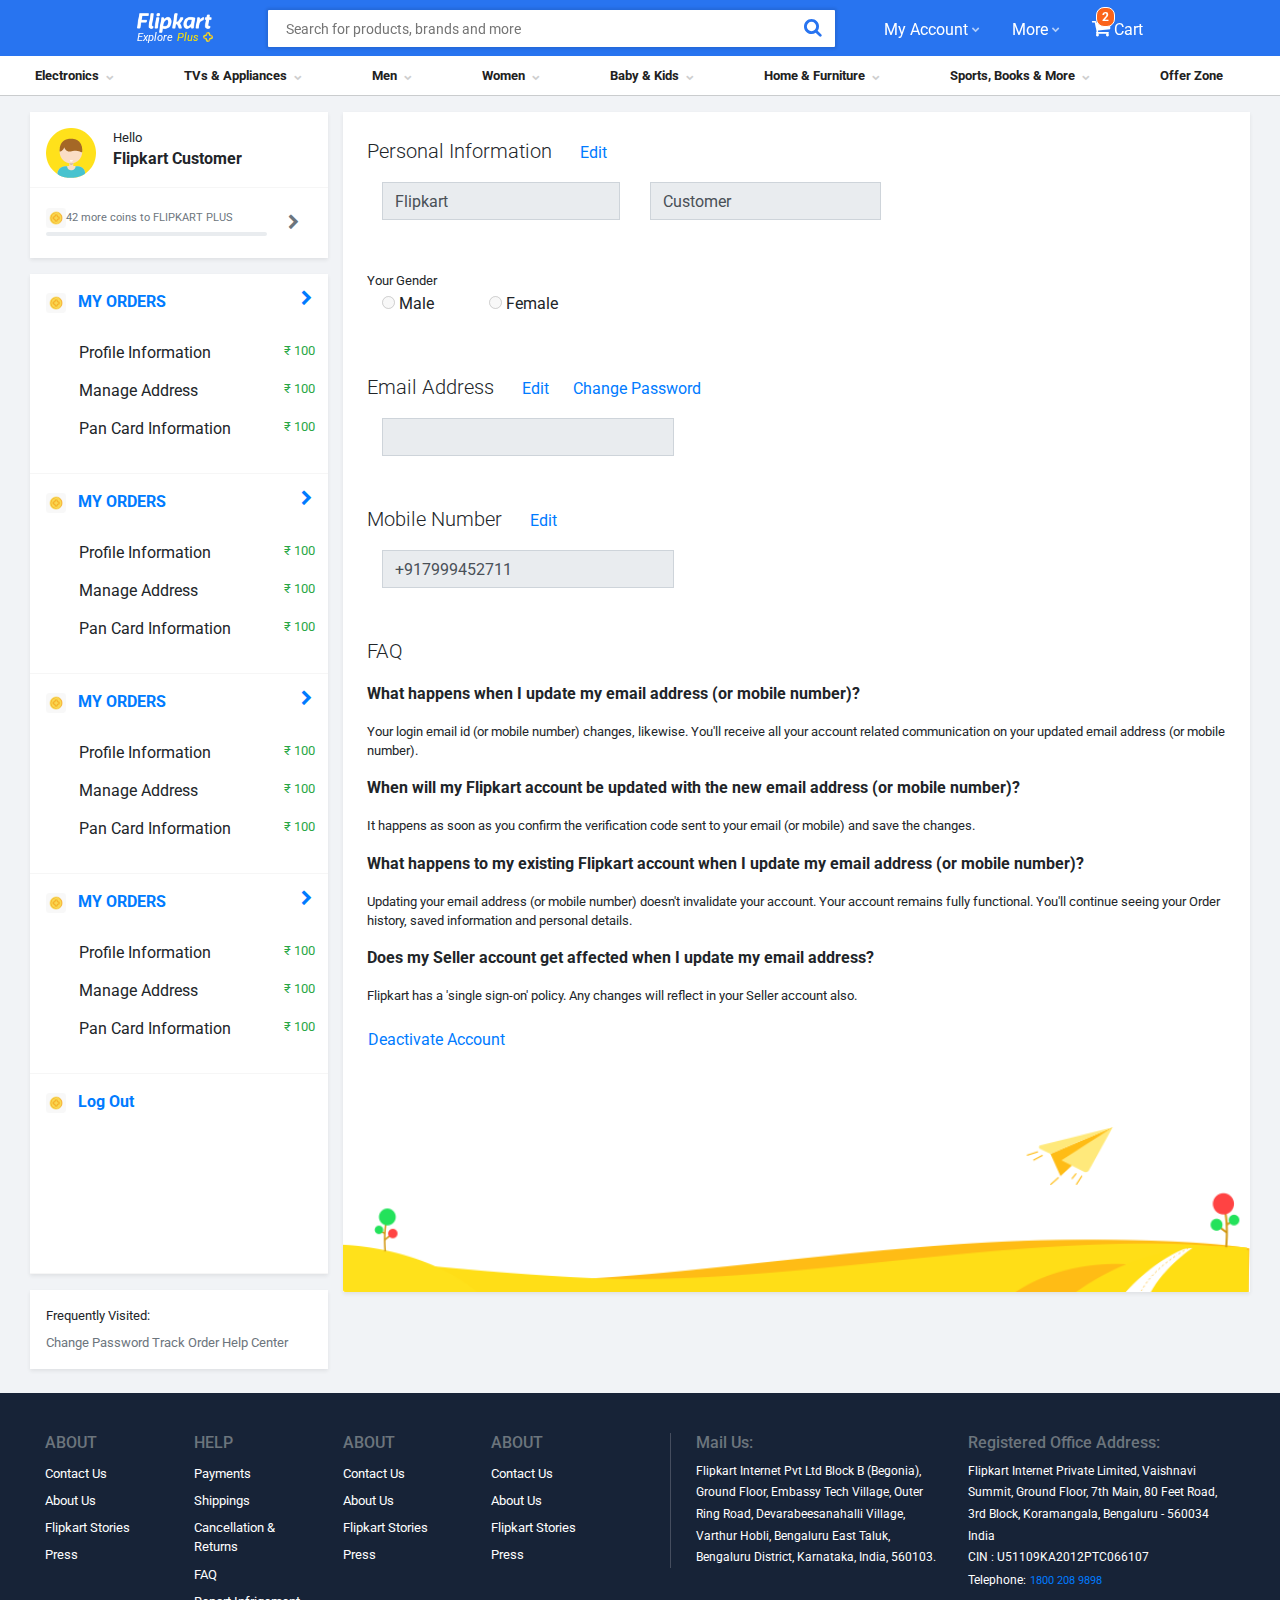
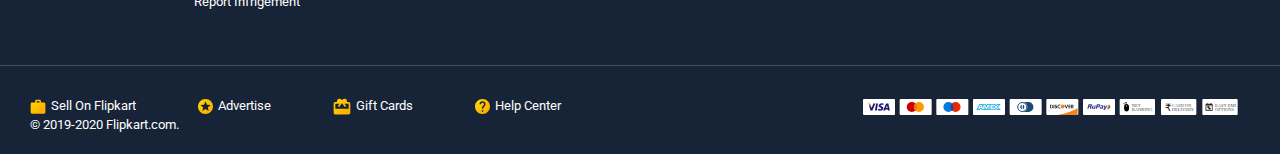
<file: account.html>
<!doctype html>
<html lang="en">
	<head>
		<!-- Required meta tags -->
		<meta charset="utf-8">
		<meta name="viewport" content="width=device-width, initial-scale=1, shrink-to-fit=no">

		<!-- Bootstrap CSS -->
		<link rel="stylesheet" href="css/bootstrap.min.css">
		<link rel="stylesheet" href="css/bootstrap-slider.css">
		<link rel="stylesheet" href="https://cdnjs.cloudflare.com/ajax/libs/font-awesome/4.7.0/css/font-awesome.min.css">
		<link href="https://fonts.googleapis.com/css?family=Roboto" rel="stylesheet">
		<link rel="shortcut icon" href="favicon.ico">
		<title>Online Shopping Site for Mobiles, Electronics, Furniture, Grocery, Lifestyle, Books &amp; More. Best Offers!</title>
		<link rel="stylesheet" type="text/css" href="css/jquery.simpleLens.css">
		<link rel="stylesheet" type="text/css" href="css/jquery.simpleGallery.css">
	
		<link rel="stylesheet" href="css/style.css">
	</head>
	<body>
		<!-- The Modal -->
		<div class="modal" id="myModal">
			<div class="modal-dialog modal-lg">
				<div class="modal-content">
					<button type="button" class="close" data-dismiss="modal">&times;</button>
					<!-- Modal body -->
					<div class="modal-body">
						<div class="row">
							<div class="col-md-5 bg-primary text-white modalpadding modalpadding_img">
								<h2 class="">Login</h2>
								<p>Get access to your Orders, Wishlist and Recomendations</p>
		
							</div>
							<div class="col-md-7 bg-white modalpadding modalpaddinglogin">
								<form class="loginform">
									<div class="form-group" style="margin-bottom:40px;">
										<span class="text-secondary">Enter Email/Mobile Number</span>
										<input autocomplete="off" type="text" name="email" class="form-control">
									</div>
									<div class="form-group" style="margin-bottom:20px;">
										<span class="text-secondary">Enter Password</span>
										<input autocomplete="off" type="password" name="password" class="form-control">
										<a href="btn btn-link" class="forgot">Forgot?</a>
									</div>
									<div class="form-group">										
										<input type="submit" name="submit" class="btn btn-lg text-white btn-warning btn-block" value="Login">
									</div>
								</form>
								<a href="#" class="btn btn-lg text-primary btn-white btn-block newtofk">New to Flipkart? Sign up</a>
							</div>
						</div>
					</div>
				</div>
			</div>
		</div>
		<header>
			<div class="header_top">
				<div class="row">
					<div class="col-md-1">
					</div>
					<div class="col-md-7">
						<div class="row">
							<div class="col-md-2">
								<a href="#" class="a_logo">
									<img width="75" src="img/flipkart.png">
									<div class="a_ep">
										<span class="ep explore">Explore</span> <span class="ep plus">Plus</span>
										<img width="10" src="img/plus.png">
									</div>					
								</a>
							</div>
							<div class="col-md-10">
								<form class="search_form">
									<input class="search_box" autocomplete="off" type="text" name="search" placeholder="Search for products, brands and more">
									<button type="submit" class="btn search_btn">
										<i class="fa fa-search"></i>
									</button>
									<div class="a_search_list">
										<ul class="nav flex-column recentul">
											<li class="nav-item">
												<a class="nav-link" href="#"><i class="fa fa-refresh text-secondary"></i> Core i9</a>
											</li>
											<li class="nav-item">
												<a class="nav-link" href="#"><i class="fa fa-refresh text-secondary"></i> pendrive</a>
											</li>
											<li class="nav-item">
												<a class="nav-link" href="#"><i class="fa fa-refresh text-secondary"></i> laptop</a>
											</li>
											<li class="nav-item">
												<a class="nav-link" href="#"><i class="fa fa-refresh text-secondary"></i> laptop</a>
											</li>
										</ul>
										<h6 class="text-secondary">Trending</h6>
										<ul class="nav flex-column">
											<li class="nav-item">
												<a class="nav-link" href="#"><i class="fa fa-search"></i> mobiles</a>
											</li>
											<li class="nav-item">
												<a class="nav-link" href="#"><i class="fa fa-search"></i> mobiles</a>
											</li>
											<li class="nav-item">
												<a class="nav-link" href="#"><i class="fa fa-search"></i> laptops</a>
											</li>
											<li class="nav-item">
												<a class="nav-link" href="#"><i class="fa fa-search"></i> television</a>
											</li>
											<li class="nav-item">
												<a class="nav-link" href="#"><i class="fa fa-search"></i> washing machines</a>
											</li>
											<li class="nav-item">
												<a class="nav-link" href="#"><i class="fa fa-search"></i> refigerators</a>
											</li>
											<li class="nav-item">
												<a class="nav-link" href="#"><i class="fa fa-search"></i> shoes</a>
											</li>
											<li class="nav-item">
												<a class="nav-link" href="#"><i class="fa fa-search"></i> sarees</a>
											</li>
										</ul>
									</div>
								</form>
							</div>
						</div>
						
						
					</div>
					<div class="col-md-4">
						<ul class="nav nav-pills a_top_nav">
							<li class="nav-item">
								<a class="nav-link have_chevron_mouseover" href="#">My Account <i class="fa fa-chevron-down"></i></a>
								<ul class="nav flex-column submenu">
									<li class="nav-item">
										<span class="triangleup"></span>
										<a class="nav-link" href="#"><i class="fa fa-bell"></i> My Profile</a>
									</li>
									<li class="nav-item">
										<a class="nav-link" href="#"><i class="fa fa-briefcase"></i> Flipkart Plus Zone</a>
									</li>
									<li class="nav-item">
										<a class="nav-link" href="#"><i class="fa fa-question-circle"></i> Game Zone</a>
									</li>
									<li class="nav-item">
										<a class="nav-link" href="#"><i class="fa fa-line-chart "></i> Orders</a>
									</li>
									<li class="nav-item">
										<a class="nav-link" href="#"><i class="fa fa-download"></i> Wishlist</a>
									</li>
									<li class="nav-item">
										<a class="nav-link" href="#"><i class="fa fa-download"></i> My Chat</a>
									</li>
									<li class="nav-item">
										<a class="nav-link" href="#"><i class="fa fa-download"></i> Gift Cards</a>
									</li>
									<li class="nav-item">
										<a class="nav-link" href="#"><i class="fa fa-download"></i> Notitfications</a>
									</li>
									<li class="nav-item">
										<a class="nav-link" href="#"><i class="fa fa-download"></i> Logout</a>
									</li>
								</ul>
							</li>
							<!--
							<li class="nav-item">
								<a class="nav-link" href="#" data-toggle="modal" data-target="#myModal">Login &amp; Signup</a>
							</li>
							-->
							<li class="nav-item">
								<a class="nav-link have_chevron_mouseover" href="#">More <i class="fa fa-chevron-down"></i></a>
								<ul class="nav flex-column submenu">
									<li class="nav-item">
										<span class="triangleup"></span>
										<a class="nav-link" href="#"><i class="fa fa-bell"></i> Notification Preferences</a>
									</li>
									<li class="nav-item">
										<a class="nav-link" href="#"><i class="fa fa-briefcase"></i> Sell on Flipkart</a>
									</li>
									<li class="nav-item">
										<a class="nav-link" href="#"><i class="fa fa-question-circle"></i> 24x7 Customer Support</a>
									</li>
									<li class="nav-item">
										<a class="nav-link" href="#"><i class="fa fa-line-chart "></i> Advertise</a>
									</li>
									<li class="nav-item">
										<a class="nav-link" href="#"><i class="fa fa-download"></i> Download App</a>
									</li>
								</ul>
							</li>
							<li class="nav-item">
								<a style="position:relative;" class="nav-link" href="#"><span class="badge badge-light a_bg_orange a_cart_count text-white">2</span> <i class="fa fa-shopping-cart"></i> Cart</a>
							</li>
						</ul>
					</div>
				</div>							
			</div>
			<div class="header_bottom header_bottom_nav">
				<ul class="nav header_bottom_nav_ul">
					<li class="nav-item have_chevron_mouseover">
						<a class="nav-link" href="#">Electronics <i class="fa fa-chevron-down"></i></a>
						<div class="category_submenu position-absolute shadow-sm mt-0 ml-5 mr-5">
							<div class="row">
								<div class="col a_wht">
									<h6> Electronics <i class="fa fa-caret-right"></i></h6>
									<ul>
										<li>
											<a href="#">MI</a>
										</li>
										<li>
											<a href="#">RealMe</a>
										</li>
										<li>
											<a href="#">Samsung</a>
										</li>
										<li>
											<a href="#">Infinix</a>
										</li>
										<li>
											<a href="#">Oppo </a>
										</li>
										<li>
											<a href="#">Apple</a>
										</li>
										<li>
											<a href="#">Vivo</a>
										</li>
										<li>
											<a href="#">Honor</a>
										</li>
										<li>
											<a href="#">Asus</a>
										</li>
										<li>
											<a href="#">Samsung S10 Series</a>
										</li>
										<li>
											<a href="#">Redme Note 7 Pro</a>
										</li>
										<li>
											<a href="#">Redmi Go</a>
										</li>
										<li>
											<a href="#">RealMe C2</a>
										</li>
										<li>
											<a href="#">Infinix Smart 3 Plus</a>
										</li>
										<li>
											<a href="#">Vivo V15</a>
										</li>
										<li>
											<a href="#">Vivo V15</a>
										</li>
										<li>
											<a href="#">Vivo V15</a>
										</li>
										<li>
											<a href="#">Vivo V15</a>
										</li>
									</ul>
								</div>
								<div class="col a_gry">
									<h6> Mobiles <i class="fa fa-caret-right"></i></h6>
									<ul>
										<li>
											<a href="#">MI</a>
										</li>
										<li>
											<a href="#">RealMe</a>
										</li>
										<li>
											<a href="#">Samsung</a>
										</li>
										<li>
											<a href="#">Infinix</a>
										</li>
										<li>
											<a href="#">Oppo </a>
										</li>
										<li>
											<a href="#">Apple</a>
										</li>
										<li>
											<a href="#">Vivo</a>
										</li>
										<li>
											<a href="#">Honor</a>
										</li>
										<li>
											<a href="#">Asus</a>
										</li>
										<li>
											<a href="#">Samsung S10 Series</a>
										</li>
										<li>
											<a href="#">Redme Note 7 Pro</a>
										</li>
										<li>
											<a href="#">Redmi Go</a>
										</li>
										<li>
											<a href="#">RealMe C2</a>
										</li>
										<li>
											<a href="#">Infinix Smart 3 Plus</a>
										</li>
										<li>
											<a href="#">Vivo V15</a>
										</li>
										<li>
											<a href="#">Vivo V15</a>
										</li>
										<li>
											<a href="#">Vivo V15</a>
										</li>
										<li>
											<a href="#">Vivo V15</a>
										</li>
									</ul>
								</div>
								<div class="col a_wht">
									<h6> Mobiles <i class="fa fa-caret-right"></i></h6>
									<ul>
										<li>
											<a href="#">MI</a>
										</li>
										<li>
											<a href="#">RealMe</a>
										</li>
										<li>
											<a href="#">Samsung</a>
										</li>
										<li>
											<a href="#">Infinix</a>
										</li>
										<li>
											<a href="#">Oppo </a>
										</li>
										<li>
											<a href="#">Apple</a>
										</li>
										<li>
											<a href="#">Vivo</a>
										</li>
										<li>
											<a href="#">Honor</a>
										</li>
										<li>
											<a href="#">Asus</a>
										</li>
										<li>
											<a href="#">Samsung S10 Series</a>
										</li>
										<li>
											<a href="#">Redme Note 7 Pro</a>
										</li>
										<li>
											<a href="#">Redmi Go</a>
										</li>
										<li>
											<a href="#">RealMe C2</a>
										</li>
										<li>
											<a href="#">Infinix Smart 3 Plus</a>
										</li>
										<li>
											<a href="#">Vivo V15</a>
										</li>
										<li>
											<a href="#">Vivo V15</a>
										</li>
										<li>
											<a href="#">Vivo V15</a>
										</li>
										<li>
											<a href="#">Vivo V15</a>
										</li>
									</ul>
								</div>
								<div class="col a_gry">
									<h6> Mobiles <i class="fa fa-caret-right"></i></h6>
									<ul>
										<li>
											<a href="#">MI</a>
										</li>
										<li>
											<a href="#">RealMe</a>
										</li>
										<li>
											<a href="#">Samsung</a>
										</li>
										<li>
											<a href="#">Infinix</a>
										</li>
										<li>
											<a href="#">Oppo </a>
										</li>
										<li>
											<a href="#">Apple</a>
										</li>
										<li>
											<a href="#">Vivo</a>
										</li>
										<li>
											<a href="#">Honor</a>
										</li>
										<li>
											<a href="#">Asus</a>
										</li>
										<li>
											<a href="#">Samsung S10 Series</a>
										</li>
										<li>
											<a href="#">Redme Note 7 Pro</a>
										</li>
										<li>
											<a href="#">Redmi Go</a>
										</li>
										<li>
											<a href="#">RealMe C2</a>
										</li>
										<li>
											<a href="#">Infinix Smart 3 Plus</a>
										</li>
										<li>
											<a href="#">Vivo V15</a>
										</li>
										<li>
											<a href="#">Vivo V15</a>
										</li>
										<li>
											<a href="#">Vivo V15</a>
										</li>
										<li>
											<a href="#">Vivo V15</a>
										</li>
									</ul>
								</div>
								<div class="col a_wht">
									<h6> Mobiles <i class="fa fa-caret-right"></i></h6>
									<ul>
										<li>
											<a href="#">MI</a>
										</li>
										<li>
											<a href="#">RealMe</a>
										</li>
										<li>
											<a href="#">Samsung</a>
										</li>
										<li>
											<a href="#">Infinix</a>
										</li>
										<li>
											<a href="#">Oppo </a>
										</li>
										<li>
											<a href="#">Apple</a>
										</li>
										<li>
											<a href="#">Vivo</a>
										</li>
										<li>
											<a href="#">Honor</a>
										</li>
										<li>
											<a href="#">Asus</a>
										</li>
										<li>
											<a href="#">Samsung S10 Series</a>
										</li>
										<li>
											<a href="#">Redme Note 7 Pro</a>
										</li>
										<li>
											<a href="#">Redmi Go</a>
										</li>
										<li>
											<a href="#">RealMe C2</a>
										</li>
										<li>
											<a href="#">Infinix Smart 3 Plus</a>
										</li>
										<li>
											<a href="#">Vivo V15</a>
										</li>
										<li>
											<a href="#">Vivo V15</a>
										</li>
										<li>
											<a href="#">Vivo V15</a>
										</li>
										<li>
											<a href="#">Vivo V15</a>
										</li>
									</ul>
								</div>
							</div>
						</div>
					</li>
			
					<li class="nav-item have_chevron_mouseover">
						<a class="nav-link" href="#">TVs &amp; Appliances <i class="fa fa-chevron-down"></i></a>
						<div class="category_submenu position-absolute shadow-sm mt-0 ml-5 mr-5 a_tvnappliaces">
							<div class="row">
								<div class="col a_wht">
									<h6> Tv &amp; Appliances <i class="fa fa-caret-right"></i></h6>
									<ul>
										<li>
											<a href="#">MI</a>
										</li>
										<li>
											<a href="#">RealMe</a>
										</li>
										<li>
											<a href="#">Samsung</a>
										</li>
										<li>
											<a href="#">Infinix</a>
										</li>
										<li>
											<a href="#">Oppo </a>
										</li>
										<li>
											<a href="#">Apple</a>
										</li>
										<li>
											<a href="#">Vivo</a>
										</li>
										<li>
											<a href="#">Honor</a>
										</li>
										<li>
											<a href="#">Asus</a>
										</li>
										<li>
											<a href="#">Samsung S10 Series</a>
										</li>
										<li>
											<a href="#">Redme Note 7 Pro</a>
										</li>
										<li>
											<a href="#">Redmi Go</a>
										</li>
										<li>
											<a href="#">RealMe C2</a>
										</li>
										<li>
											<a href="#">Infinix Smart 3 Plus</a>
										</li>
										<li>
											<a href="#">Vivo V15</a>
										</li>
										<li>
											<a href="#">Vivo V15</a>
										</li>
										<li>
											<a href="#">Vivo V15</a>
										</li>
										<li>
											<a href="#">Vivo V15</a>
										</li>
									</ul>
								</div>
								<div class="col a_gry">
									<h6> Mobiles <i class="fa fa-caret-right"></i></h6>
									<ul>
										<li>
											<a href="#">MI</a>
										</li>
										<li>
											<a href="#">RealMe</a>
										</li>
										<li>
											<a href="#">Samsung</a>
										</li>
										<li>
											<a href="#">Infinix</a>
										</li>
										<li>
											<a href="#">Oppo </a>
										</li>
										<li>
											<a href="#">Apple</a>
										</li>
										<li>
											<a href="#">Vivo</a>
										</li>
										<li>
											<a href="#">Honor</a>
										</li>
										<li>
											<a href="#">Asus</a>
										</li>
										<li>
											<a href="#">Samsung S10 Series</a>
										</li>
										<li>
											<a href="#">Redme Note 7 Pro</a>
										</li>
										<li>
											<a href="#">Redmi Go</a>
										</li>
										<li>
											<a href="#">RealMe C2</a>
										</li>
										<li>
											<a href="#">Infinix Smart 3 Plus</a>
										</li>
										<li>
											<a href="#">Vivo V15</a>
										</li>
										<li>
											<a href="#">Vivo V15</a>
										</li>
										<li>
											<a href="#">Vivo V15</a>
										</li>
										<li>
											<a href="#">Vivo V15</a>
										</li>
									</ul>
								</div>
								<div class="col a_wht">
									<h6> Mobiles <i class="fa fa-caret-right"></i></h6>
									<ul>
										<li>
											<a href="#">MI</a>
										</li>
										<li>
											<a href="#">RealMe</a>
										</li>
										<li>
											<a href="#">Samsung</a>
										</li>
										<li>
											<a href="#">Infinix</a>
										</li>
										<li>
											<a href="#">Oppo </a>
										</li>
										<li>
											<a href="#">Apple</a>
										</li>
										<li>
											<a href="#">Vivo</a>
										</li>
										<li>
											<a href="#">Honor</a>
										</li>
										<li>
											<a href="#">Asus</a>
										</li>
										<li>
											<a href="#">Samsung S10 Series</a>
										</li>
										<li>
											<a href="#">Redme Note 7 Pro</a>
										</li>
										<li>
											<a href="#">Redmi Go</a>
										</li>
										<li>
											<a href="#">RealMe C2</a>
										</li>
										<li>
											<a href="#">Infinix Smart 3 Plus</a>
										</li>
										<li>
											<a href="#">Vivo V15</a>
										</li>
										<li>
											<a href="#">Vivo V15</a>
										</li>
										<li>
											<a href="#">Vivo V15</a>
										</li>
										<li>
											<a href="#">Vivo V15</a>
										</li>
									</ul>
								</div>
								<div class="col a_gry">
									<h6> Mobiles <i class="fa fa-caret-right"></i></h6>
									<ul>
										<li>
											<a href="#">MI</a>
										</li>
										<li>
											<a href="#">RealMe</a>
										</li>
										<li>
											<a href="#">Samsung</a>
										</li>
										<li>
											<a href="#">Infinix</a>
										</li>
										<li>
											<a href="#">Oppo </a>
										</li>
										<li>
											<a href="#">Apple</a>
										</li>
										<li>
											<a href="#">Vivo</a>
										</li>
										<li>
											<a href="#">Honor</a>
										</li>
										<li>
											<a href="#">Asus</a>
										</li>
										<li>
											<a href="#">Samsung S10 Series</a>
										</li>
										<li>
											<a href="#">Redme Note 7 Pro</a>
										</li>
										<li>
											<a href="#">Redmi Go</a>
										</li>
										<li>
											<a href="#">RealMe C2</a>
										</li>
										<li>
											<a href="#">Infinix Smart 3 Plus</a>
										</li>
										<li>
											<a href="#">Vivo V15</a>
										</li>
										<li>
											<a href="#">Vivo V15</a>
										</li>
										<li>
											<a href="#">Vivo V15</a>
										</li>
										<li>
											<a href="#">Vivo V15</a>
										</li>
									</ul>
								</div>
								<div class="col a_wht">
									<h6> Appliances <i class="fa fa-caret-right"></i></h6>
									<ul>
										<li>
											<a href="#">MI</a>
										</li>
										<li>
											<a href="#">RealMe</a>
										</li>
										<li>
											<a href="#">Samsung</a>
										</li>
										<li>
											<a href="#">Infinix</a>
										</li>
										<li>
											<a href="#">Oppo </a>
										</li>
										<li>
											<a href="#">Apple</a>
										</li>
										<li>
											<a href="#">Vivo</a>
										</li>
										<li>
											<a href="#">Honor</a>
										</li>
										<li>
											<a href="#">Asus</a>
										</li>
										<li>
											<a href="#">Samsung S10 Series</a>
										</li>
										<li>
											<a href="#">Redme Note 7 Pro</a>
										</li>
										<li>
											<a href="#">Redmi Go</a>
										</li>
										<li>
											<a href="#">RealMe C2</a>
										</li>
										<li>
											<a href="#">Infinix Smart 3 Plus</a>
										</li>
										<li>
											<a href="#">Vivo V15</a>
										</li>
										<li>
											<a href="#">Vivo V15</a>
										</li>
										<li>
											<a href="#">Vivo V15</a>
										</li>
										<li>
											<a href="#">Vivo V15</a>
										</li>
									</ul>
								</div>
							</div>
						</div>
					</li>
					<li class="nav-item have_chevron_mouseover">
						<a class="nav-link" href="#">Men <i class="fa fa-chevron-down"></i></a>
						<div class="category_submenu position-absolute shadow-sm mt-0 ml-5 mr-5 a_men">
							<div class="row">
								<div class="col a_wht">
									<h6> Mens <i class="fa fa-caret-right"></i></h6>
									<ul>
										<li>
											<a href="#">MI</a>
										</li>
										<li>
											<a href="#">RealMe</a>
										</li>
										<li>
											<a href="#">Samsung</a>
										</li>
										<li>
											<a href="#">Infinix</a>
										</li>
										<li>
											<a href="#">Oppo </a>
										</li>
										<li>
											<a href="#">Apple</a>
										</li>
										<li>
											<a href="#">Vivo</a>
										</li>
										<li>
											<a href="#">Honor</a>
										</li>
										<li>
											<a href="#">Asus</a>
										</li>
										<li>
											<a href="#">Samsung S10 Series</a>
										</li>
										<li>
											<a href="#">Redme Note 7 Pro</a>
										</li>
										<li>
											<a href="#">Redmi Go</a>
										</li>
										<li>
											<a href="#">RealMe C2</a>
										</li>
										<li>
											<a href="#">Infinix Smart 3 Plus</a>
										</li>
										<li>
											<a href="#">Vivo V15</a>
										</li>
										<li>
											<a href="#">Vivo V15</a>
										</li>
										<li>
											<a href="#">Vivo V15</a>
										</li>
										<li>
											<a href="#">Vivo V15</a>
										</li>
									</ul>
								</div>
								<div class="col a_gry">
									<h6> Mobiles <i class="fa fa-caret-right"></i></h6>
									<ul>
										<li>
											<a href="#">MI</a>
										</li>
										<li>
											<a href="#">RealMe</a>
										</li>
										<li>
											<a href="#">Samsung</a>
										</li>
										<li>
											<a href="#">Infinix</a>
										</li>
										<li>
											<a href="#">Oppo </a>
										</li>
										<li>
											<a href="#">Apple</a>
										</li>
										<li>
											<a href="#">Vivo</a>
										</li>
										<li>
											<a href="#">Honor</a>
										</li>
										<li>
											<a href="#">Asus</a>
										</li>
										<li>
											<a href="#">Samsung S10 Series</a>
										</li>
										<li>
											<a href="#">Redme Note 7 Pro</a>
										</li>
										<li>
											<a href="#">Redmi Go</a>
										</li>
										<li>
											<a href="#">RealMe C2</a>
										</li>
										<li>
											<a href="#">Infinix Smart 3 Plus</a>
										</li>
										<li>
											<a href="#">Vivo V15</a>
										</li>
										<li>
											<a href="#">Vivo V15</a>
										</li>
										<li>
											<a href="#">Vivo V15</a>
										</li>
										<li>
											<a href="#">Vivo V15</a>
										</li>
									</ul>
								</div>
								<div class="col a_wht">
									<h6> Mobiles <i class="fa fa-caret-right"></i></h6>
									<ul>
										<li>
											<a href="#">MI</a>
										</li>
										<li>
											<a href="#">RealMe</a>
										</li>
										<li>
											<a href="#">Samsung</a>
										</li>
										<li>
											<a href="#">Infinix</a>
										</li>
										<li>
											<a href="#">Oppo </a>
										</li>
										<li>
											<a href="#">Apple</a>
										</li>
										<li>
											<a href="#">Vivo</a>
										</li>
										<li>
											<a href="#">Honor</a>
										</li>
										<li>
											<a href="#">Asus</a>
										</li>
										<li>
											<a href="#">Samsung S10 Series</a>
										</li>
										<li>
											<a href="#">Redme Note 7 Pro</a>
										</li>
										<li>
											<a href="#">Redmi Go</a>
										</li>
										<li>
											<a href="#">RealMe C2</a>
										</li>
										<li>
											<a href="#">Infinix Smart 3 Plus</a>
										</li>
										<li>
											<a href="#">Vivo V15</a>
										</li>
										<li>
											<a href="#">Vivo V15</a>
										</li>
										<li>
											<a href="#">Vivo V15</a>
										</li>
										<li>
											<a href="#">Vivo V15</a>
										</li>
									</ul>
								</div>
								<div class="col a_gry">
									<h6> Mobiles <i class="fa fa-caret-right"></i></h6>
									<ul>
										<li>
											<a href="#">MI</a>
										</li>
										<li>
											<a href="#">RealMe</a>
										</li>
										<li>
											<a href="#">Samsung</a>
										</li>
										<li>
											<a href="#">Infinix</a>
										</li>
										<li>
											<a href="#">Oppo </a>
										</li>
										<li>
											<a href="#">Apple</a>
										</li>
										<li>
											<a href="#">Vivo</a>
										</li>
										<li>
											<a href="#">Honor</a>
										</li>
										<li>
											<a href="#">Asus</a>
										</li>
										<li>
											<a href="#">Samsung S10 Series</a>
										</li>
										<li>
											<a href="#">Redme Note 7 Pro</a>
										</li>
										<li>
											<a href="#">Redmi Go</a>
										</li>
										<li>
											<a href="#">RealMe C2</a>
										</li>
										<li>
											<a href="#">Infinix Smart 3 Plus</a>
										</li>
										<li>
											<a href="#">Vivo V15</a>
										</li>
										<li>
											<a href="#">Vivo V15</a>
										</li>
										<li>
											<a href="#">Vivo V15</a>
										</li>
										<li>
											<a href="#">Vivo V15</a>
										</li>
									</ul>
								</div>
								<div class="col a_wht">
									<h6> Mobiles <i class="fa fa-caret-right"></i></h6>
									<ul>
										<li>
											<a href="#">MI</a>
										</li>
										<li>
											<a href="#">RealMe</a>
										</li>
										<li>
											<a href="#">Samsung</a>
										</li>
										<li>
											<a href="#">Infinix</a>
										</li>
										<li>
											<a href="#">Oppo </a>
										</li>
										<li>
											<a href="#">Apple</a>
										</li>
										<li>
											<a href="#">Vivo</a>
										</li>
										<li>
											<a href="#">Honor</a>
										</li>
										<li>
											<a href="#">Asus</a>
										</li>
										<li>
											<a href="#">Samsung S10 Series</a>
										</li>
										<li>
											<a href="#">Redme Note 7 Pro</a>
										</li>
										<li>
											<a href="#">Redmi Go</a>
										</li>
										<li>
											<a href="#">RealMe C2</a>
										</li>
										<li>
											<a href="#">Infinix Smart 3 Plus</a>
										</li>
										<li>
											<a href="#">Vivo V15</a>
										</li>
										<li>
											<a href="#">Vivo V15</a>
										</li>
										<li>
											<a href="#">Vivo V15</a>
										</li>
										<li>
											<a href="#">Vivo V15</a>
										</li>
									</ul>
								</div>
							</div>
						</div>
					</li>
					<li class="nav-item have_chevron_mouseover">
						<a class="nav-link" href="#">Women <i class="fa fa-chevron-down"></i></a>
						<div class="category_submenu position-absolute shadow-sm mt-0 ml-5 mr-5">
							<div class="row">
								<div class="col a_wht">
									<h6> Women <i class="fa fa-caret-right"></i></h6>
									<ul>
										<li>
											<a href="#">MI</a>
										</li>
										<li>
											<a href="#">RealMe</a>
										</li>
										<li>
											<a href="#">Samsung</a>
										</li>
										<li>
											<a href="#">Infinix</a>
										</li>
										<li>
											<a href="#">Oppo </a>
										</li>
										<li>
											<a href="#">Apple</a>
										</li>
										<li>
											<a href="#">Vivo</a>
										</li>
										<li>
											<a href="#">Honor</a>
										</li>
										<li>
											<a href="#">Asus</a>
										</li>
										<li>
											<a href="#">Samsung S10 Series</a>
										</li>
										<li>
											<a href="#">Redme Note 7 Pro</a>
										</li>
										<li>
											<a href="#">Redmi Go</a>
										</li>
										<li>
											<a href="#">RealMe C2</a>
										</li>
										<li>
											<a href="#">Infinix Smart 3 Plus</a>
										</li>
										<li>
											<a href="#">Vivo V15</a>
										</li>
										<li>
											<a href="#">Vivo V15</a>
										</li>
										<li>
											<a href="#">Vivo V15</a>
										</li>
										<li>
											<a href="#">Vivo V15</a>
										</li>
									</ul>
								</div>
								<div class="col a_gry">
									<h6> Mobiles <i class="fa fa-caret-right"></i></h6>
									<ul>
										<li>
											<a href="#">MI</a>
										</li>
										<li>
											<a href="#">RealMe</a>
										</li>
										<li>
											<a href="#">Samsung</a>
										</li>
										<li>
											<a href="#">Infinix</a>
										</li>
										<li>
											<a href="#">Oppo </a>
										</li>
										<li>
											<a href="#">Apple</a>
										</li>
										<li>
											<a href="#">Vivo</a>
										</li>
										<li>
											<a href="#">Honor</a>
										</li>
										<li>
											<a href="#">Asus</a>
										</li>
										<li>
											<a href="#">Samsung S10 Series</a>
										</li>
										<li>
											<a href="#">Redme Note 7 Pro</a>
										</li>
										<li>
											<a href="#">Redmi Go</a>
										</li>
										<li>
											<a href="#">RealMe C2</a>
										</li>
										<li>
											<a href="#">Infinix Smart 3 Plus</a>
										</li>
										<li>
											<a href="#">Vivo V15</a>
										</li>
										<li>
											<a href="#">Vivo V15</a>
										</li>
										<li>
											<a href="#">Vivo V15</a>
										</li>
										<li>
											<a href="#">Vivo V15</a>
										</li>
									</ul>
								</div>
								<div class="col a_wht">
									<h6> Mobiles <i class="fa fa-caret-right"></i></h6>
									<ul>
										<li>
											<a href="#">MI</a>
										</li>
										<li>
											<a href="#">RealMe</a>
										</li>
										<li>
											<a href="#">Samsung</a>
										</li>
										<li>
											<a href="#">Infinix</a>
										</li>
										<li>
											<a href="#">Oppo </a>
										</li>
										<li>
											<a href="#">Apple</a>
										</li>
										<li>
											<a href="#">Vivo</a>
										</li>
										<li>
											<a href="#">Honor</a>
										</li>
										<li>
											<a href="#">Asus</a>
										</li>
										<li>
											<a href="#">Samsung S10 Series</a>
										</li>
										<li>
											<a href="#">Redme Note 7 Pro</a>
										</li>
										<li>
											<a href="#">Redmi Go</a>
										</li>
										<li>
											<a href="#">RealMe C2</a>
										</li>
										<li>
											<a href="#">Infinix Smart 3 Plus</a>
										</li>
										<li>
											<a href="#">Vivo V15</a>
										</li>
										<li>
											<a href="#">Vivo V15</a>
										</li>
										<li>
											<a href="#">Vivo V15</a>
										</li>
										<li>
											<a href="#">Vivo V15</a>
										</li>
									</ul>
								</div>
								<div class="col a_gry">
									<h6> Mobiles <i class="fa fa-caret-right"></i></h6>
									<ul>
										<li>
											<a href="#">MI</a>
										</li>
										<li>
											<a href="#">RealMe</a>
										</li>
										<li>
											<a href="#">Samsung</a>
										</li>
										<li>
											<a href="#">Infinix</a>
										</li>
										<li>
											<a href="#">Oppo </a>
										</li>
										<li>
											<a href="#">Apple</a>
										</li>
										<li>
											<a href="#">Vivo</a>
										</li>
										<li>
											<a href="#">Honor</a>
										</li>
										<li>
											<a href="#">Asus</a>
										</li>
										<li>
											<a href="#">Samsung S10 Series</a>
										</li>
										<li>
											<a href="#">Redme Note 7 Pro</a>
										</li>
										<li>
											<a href="#">Redmi Go</a>
										</li>
										<li>
											<a href="#">RealMe C2</a>
										</li>
										<li>
											<a href="#">Infinix Smart 3 Plus</a>
										</li>
										<li>
											<a href="#">Vivo V15</a>
										</li>
										<li>
											<a href="#">Vivo V15</a>
										</li>
										<li>
											<a href="#">Vivo V15</a>
										</li>
										<li>
											<a href="#">Vivo V15</a>
										</li>
									</ul>
								</div>
								<div class="col a_wht">
									<h6> Mobiles <i class="fa fa-caret-right"></i></h6>
									<ul>
										<li>
											<a href="#">MI</a>
										</li>
										<li>
											<a href="#">RealMe</a>
										</li>
										<li>
											<a href="#">Samsung</a>
										</li>
										<li>
											<a href="#">Infinix</a>
										</li>
										<li>
											<a href="#">Oppo </a>
										</li>
										<li>
											<a href="#">Apple</a>
										</li>
										<li>
											<a href="#">Vivo</a>
										</li>
										<li>
											<a href="#">Honor</a>
										</li>
										<li>
											<a href="#">Asus</a>
										</li>
										<li>
											<a href="#">Samsung S10 Series</a>
										</li>
										<li>
											<a href="#">Redme Note 7 Pro</a>
										</li>
										<li>
											<a href="#">Redmi Go</a>
										</li>
										<li>
											<a href="#">RealMe C2</a>
										</li>
										<li>
											<a href="#">Infinix Smart 3 Plus</a>
										</li>
										<li>
											<a href="#">Vivo V15</a>
										</li>
										<li>
											<a href="#">Vivo V15</a>
										</li>
										<li>
											<a href="#">Vivo V15</a>
										</li>
										<li>
											<a href="#">Vivo V15</a>
										</li>
									</ul>
								</div>
							</div>
						</div>
					</li>
					<li class="nav-item have_chevron_mouseover">
						<a class="nav-link" href="#">Baby &amp; Kids <i class="fa fa-chevron-down"></i></a>
						<div class="category_submenu position-absolute shadow-sm mt-0 ml-5 mr-5">
							<div class="row">
								<div class="col a_wht">
									<h6> Baby &amp; Kids <i class="fa fa-caret-right"></i></h6>
									<ul>
										<li>
											<a href="#">MI</a>
										</li>
										<li>
											<a href="#">RealMe</a>
										</li>
										<li>
											<a href="#">Samsung</a>
										</li>
										<li>
											<a href="#">Infinix</a>
										</li>
										<li>
											<a href="#">Oppo </a>
										</li>
										<li>
											<a href="#">Apple</a>
										</li>
										<li>
											<a href="#">Vivo</a>
										</li>
										<li>
											<a href="#">Honor</a>
										</li>
										<li>
											<a href="#">Asus</a>
										</li>
										<li>
											<a href="#">Samsung S10 Series</a>
										</li>
										<li>
											<a href="#">Redme Note 7 Pro</a>
										</li>
										<li>
											<a href="#">Redmi Go</a>
										</li>
										<li>
											<a href="#">RealMe C2</a>
										</li>
										<li>
											<a href="#">Infinix Smart 3 Plus</a>
										</li>
										<li>
											<a href="#">Vivo V15</a>
										</li>
										<li>
											<a href="#">Vivo V15</a>
										</li>
										<li>
											<a href="#">Vivo V15</a>
										</li>
										<li>
											<a href="#">Vivo V15</a>
										</li>
									</ul>
								</div>
								<div class="col a_gry">
									<h6> Mobiles <i class="fa fa-caret-right"></i></h6>
									<ul>
										<li>
											<a href="#">MI</a>
										</li>
										<li>
											<a href="#">RealMe</a>
										</li>
										<li>
											<a href="#">Samsung</a>
										</li>
										<li>
											<a href="#">Infinix</a>
										</li>
										<li>
											<a href="#">Oppo </a>
										</li>
										<li>
											<a href="#">Apple</a>
										</li>
										<li>
											<a href="#">Vivo</a>
										</li>
										<li>
											<a href="#">Honor</a>
										</li>
										<li>
											<a href="#">Asus</a>
										</li>
										<li>
											<a href="#">Samsung S10 Series</a>
										</li>
										<li>
											<a href="#">Redme Note 7 Pro</a>
										</li>
										<li>
											<a href="#">Redmi Go</a>
										</li>
										<li>
											<a href="#">RealMe C2</a>
										</li>
										<li>
											<a href="#">Infinix Smart 3 Plus</a>
										</li>
										<li>
											<a href="#">Vivo V15</a>
										</li>
										<li>
											<a href="#">Vivo V15</a>
										</li>
										<li>
											<a href="#">Vivo V15</a>
										</li>
										<li>
											<a href="#">Vivo V15</a>
										</li>
									</ul>
								</div>
								<div class="col a_wht">
									<h6> Mobiles <i class="fa fa-caret-right"></i></h6>
									<ul>
										<li>
											<a href="#">MI</a>
										</li>
										<li>
											<a href="#">RealMe</a>
										</li>
										<li>
											<a href="#">Samsung</a>
										</li>
										<li>
											<a href="#">Infinix</a>
										</li>
										<li>
											<a href="#">Oppo </a>
										</li>
										<li>
											<a href="#">Apple</a>
										</li>
										<li>
											<a href="#">Vivo</a>
										</li>
										<li>
											<a href="#">Honor</a>
										</li>
										<li>
											<a href="#">Asus</a>
										</li>
										<li>
											<a href="#">Samsung S10 Series</a>
										</li>
										<li>
											<a href="#">Redme Note 7 Pro</a>
										</li>
										<li>
											<a href="#">Redmi Go</a>
										</li>
										<li>
											<a href="#">RealMe C2</a>
										</li>
										<li>
											<a href="#">Infinix Smart 3 Plus</a>
										</li>
										<li>
											<a href="#">Vivo V15</a>
										</li>
										<li>
											<a href="#">Vivo V15</a>
										</li>
										<li>
											<a href="#">Vivo V15</a>
										</li>
										<li>
											<a href="#">Vivo V15</a>
										</li>
									</ul>
								</div>
								<div class="col a_gry">
									<h6> Mobiles <i class="fa fa-caret-right"></i></h6>
									<ul>
										<li>
											<a href="#">MI</a>
										</li>
										<li>
											<a href="#">RealMe</a>
										</li>
										<li>
											<a href="#">Samsung</a>
										</li>
										<li>
											<a href="#">Infinix</a>
										</li>
										<li>
											<a href="#">Oppo </a>
										</li>
										<li>
											<a href="#">Apple</a>
										</li>
										<li>
											<a href="#">Vivo</a>
										</li>
										<li>
											<a href="#">Honor</a>
										</li>
										<li>
											<a href="#">Asus</a>
										</li>
										<li>
											<a href="#">Samsung S10 Series</a>
										</li>
										<li>
											<a href="#">Redme Note 7 Pro</a>
										</li>
										<li>
											<a href="#">Redmi Go</a>
										</li>
										<li>
											<a href="#">RealMe C2</a>
										</li>
										<li>
											<a href="#">Infinix Smart 3 Plus</a>
										</li>
										<li>
											<a href="#">Vivo V15</a>
										</li>
										<li>
											<a href="#">Vivo V15</a>
										</li>
										<li>
											<a href="#">Vivo V15</a>
										</li>
										<li>
											<a href="#">Vivo V15</a>
										</li>
									</ul>
								</div>
								<div class="col a_wht">
									<h6> Mobiles <i class="fa fa-caret-right"></i></h6>
									<ul>
										<li>
											<a href="#">MI</a>
										</li>
										<li>
											<a href="#">RealMe</a>
										</li>
										<li>
											<a href="#">Samsung</a>
										</li>
										<li>
											<a href="#">Infinix</a>
										</li>
										<li>
											<a href="#">Oppo </a>
										</li>
										<li>
											<a href="#">Apple</a>
										</li>
										<li>
											<a href="#">Vivo</a>
										</li>
										<li>
											<a href="#">Honor</a>
										</li>
										<li>
											<a href="#">Asus</a>
										</li>
										<li>
											<a href="#">Samsung S10 Series</a>
										</li>
										<li>
											<a href="#">Redme Note 7 Pro</a>
										</li>
										<li>
											<a href="#">Redmi Go</a>
										</li>
										<li>
											<a href="#">RealMe C2</a>
										</li>
										<li>
											<a href="#">Infinix Smart 3 Plus</a>
										</li>
										<li>
											<a href="#">Vivo V15</a>
										</li>
										<li>
											<a href="#">Vivo V15</a>
										</li>
										<li>
											<a href="#">Vivo V15</a>
										</li>
										<li>
											<a href="#">Vivo V15</a>
										</li>
									</ul>
								</div>
							</div>
						</div>
					</li>
					<li class="nav-item have_chevron_mouseover">
						<a class="nav-link" href="#">Home &amp; Furniture <i class="fa fa-chevron-down"></i></a>
						<div class="category_submenu position-absolute shadow-sm mt-0 ml-5 mr-5">
							<div class="row">
								<div class="col a_wht">
									<h6> Home &amp; Furniture <i class="fa fa-caret-right"></i></h6>
									<ul>
										<li>
											<a href="#">MI</a>
										</li>
										<li>
											<a href="#">RealMe</a>
										</li>
										<li>
											<a href="#">Samsung</a>
										</li>
										<li>
											<a href="#">Infinix</a>
										</li>
										<li>
											<a href="#">Oppo </a>
										</li>
										<li>
											<a href="#">Apple</a>
										</li>
										<li>
											<a href="#">Vivo</a>
										</li>
										<li>
											<a href="#">Honor</a>
										</li>
										<li>
											<a href="#">Asus</a>
										</li>
										<li>
											<a href="#">Samsung S10 Series</a>
										</li>
										<li>
											<a href="#">Redme Note 7 Pro</a>
										</li>
										<li>
											<a href="#">Redmi Go</a>
										</li>
										<li>
											<a href="#">RealMe C2</a>
										</li>
										<li>
											<a href="#">Infinix Smart 3 Plus</a>
										</li>
										<li>
											<a href="#">Vivo V15</a>
										</li>
										<li>
											<a href="#">Vivo V15</a>
										</li>
										<li>
											<a href="#">Vivo V15</a>
										</li>
										<li>
											<a href="#">Vivo V15</a>
										</li>
									</ul>
								</div>
								<div class="col a_gry">
									<h6> Mobiles <i class="fa fa-caret-right"></i></h6>
									<ul>
										<li>
											<a href="#">MI</a>
										</li>
										<li>
											<a href="#">RealMe</a>
										</li>
										<li>
											<a href="#">Samsung</a>
										</li>
										<li>
											<a href="#">Infinix</a>
										</li>
										<li>
											<a href="#">Oppo </a>
										</li>
										<li>
											<a href="#">Apple</a>
										</li>
										<li>
											<a href="#">Vivo</a>
										</li>
										<li>
											<a href="#">Honor</a>
										</li>
										<li>
											<a href="#">Asus</a>
										</li>
										<li>
											<a href="#">Samsung S10 Series</a>
										</li>
										<li>
											<a href="#">Redme Note 7 Pro</a>
										</li>
										<li>
											<a href="#">Redmi Go</a>
										</li>
										<li>
											<a href="#">RealMe C2</a>
										</li>
										<li>
											<a href="#">Infinix Smart 3 Plus</a>
										</li>
										<li>
											<a href="#">Vivo V15</a>
										</li>
										<li>
											<a href="#">Vivo V15</a>
										</li>
										<li>
											<a href="#">Vivo V15</a>
										</li>
										<li>
											<a href="#">Vivo V15</a>
										</li>
									</ul>
								</div>
								<div class="col a_wht">
									<h6> Mobiles <i class="fa fa-caret-right"></i></h6>
									<ul>
										<li>
											<a href="#">MI</a>
										</li>
										<li>
											<a href="#">RealMe</a>
										</li>
										<li>
											<a href="#">Samsung</a>
										</li>
										<li>
											<a href="#">Infinix</a>
										</li>
										<li>
											<a href="#">Oppo </a>
										</li>
										<li>
											<a href="#">Apple</a>
										</li>
										<li>
											<a href="#">Vivo</a>
										</li>
										<li>
											<a href="#">Honor</a>
										</li>
										<li>
											<a href="#">Asus</a>
										</li>
										<li>
											<a href="#">Samsung S10 Series</a>
										</li>
										<li>
											<a href="#">Redme Note 7 Pro</a>
										</li>
										<li>
											<a href="#">Redmi Go</a>
										</li>
										<li>
											<a href="#">RealMe C2</a>
										</li>
										<li>
											<a href="#">Infinix Smart 3 Plus</a>
										</li>
										<li>
											<a href="#">Vivo V15</a>
										</li>
										<li>
											<a href="#">Vivo V15</a>
										</li>
										<li>
											<a href="#">Vivo V15</a>
										</li>
										<li>
											<a href="#">Vivo V15</a>
										</li>
									</ul>
								</div>
								<div class="col a_gry">
									<h6> Mobiles <i class="fa fa-caret-right"></i></h6>
									<ul>
										<li>
											<a href="#">MI</a>
										</li>
										<li>
											<a href="#">RealMe</a>
										</li>
										<li>
											<a href="#">Samsung</a>
										</li>
										<li>
											<a href="#">Infinix</a>
										</li>
										<li>
											<a href="#">Oppo </a>
										</li>
										<li>
											<a href="#">Apple</a>
										</li>
										<li>
											<a href="#">Vivo</a>
										</li>
										<li>
											<a href="#">Honor</a>
										</li>
										<li>
											<a href="#">Asus</a>
										</li>
										<li>
											<a href="#">Samsung S10 Series</a>
										</li>
										<li>
											<a href="#">Redme Note 7 Pro</a>
										</li>
										<li>
											<a href="#">Redmi Go</a>
										</li>
										<li>
											<a href="#">RealMe C2</a>
										</li>
										<li>
											<a href="#">Infinix Smart 3 Plus</a>
										</li>
										<li>
											<a href="#">Vivo V15</a>
										</li>
										<li>
											<a href="#">Vivo V15</a>
										</li>
										<li>
											<a href="#">Vivo V15</a>
										</li>
										<li>
											<a href="#">Vivo V15</a>
										</li>
									</ul>
								</div>
								<div class="col a_wht">
									<h6> Mobiles <i class="fa fa-caret-right"></i></h6>
									<ul>
										<li>
											<a href="#">MI</a>
										</li>
										<li>
											<a href="#">RealMe</a>
										</li>
										<li>
											<a href="#">Samsung</a>
										</li>
										<li>
											<a href="#">Infinix</a>
										</li>
										<li>
											<a href="#">Oppo </a>
										</li>
										<li>
											<a href="#">Apple</a>
										</li>
										<li>
											<a href="#">Vivo</a>
										</li>
										<li>
											<a href="#">Honor</a>
										</li>
										<li>
											<a href="#">Asus</a>
										</li>
										<li>
											<a href="#">Samsung S10 Series</a>
										</li>
										<li>
											<a href="#">Redme Note 7 Pro</a>
										</li>
										<li>
											<a href="#">Redmi Go</a>
										</li>
										<li>
											<a href="#">RealMe C2</a>
										</li>
										<li>
											<a href="#">Infinix Smart 3 Plus</a>
										</li>
										<li>
											<a href="#">Vivo V15</a>
										</li>
										<li>
											<a href="#">Vivo V15</a>
										</li>
										<li>
											<a href="#">Vivo V15</a>
										</li>
										<li>
											<a href="#">Vivo V15</a>
										</li>
									</ul>
								</div>
							</div>
						</div>
					</li>
					<li class="nav-item have_chevron_mouseover">
						<a class="nav-link" href="#">Sports, Books &amp; More <i class="fa fa-chevron-down"></i></a>
						<div class="category_submenu position-absolute shadow-sm mt-0 ml-5 mr-5">
							<div class="row">
								<div class="col a_wht">
									<h6> Sports, Books &amp; More  <i class="fa fa-caret-right"></i></h6>
									<ul>
										<li>
											<a href="#">MI</a>
										</li>
										<li>
											<a href="#">RealMe</a>
										</li>
										<li>
											<a href="#">Samsung</a>
										</li>
										<li>
											<a href="#">Infinix</a>
										</li>
										<li>
											<a href="#">Oppo </a>
										</li>
										<li>
											<a href="#">Apple</a>
										</li>
										<li>
											<a href="#">Vivo</a>
										</li>
										<li>
											<a href="#">Honor</a>
										</li>
										<li>
											<a href="#">Asus</a>
										</li>
										<li>
											<a href="#">Samsung S10 Series</a>
										</li>
										<li>
											<a href="#">Redme Note 7 Pro</a>
										</li>
										<li>
											<a href="#">Redmi Go</a>
										</li>
										<li>
											<a href="#">RealMe C2</a>
										</li>
										<li>
											<a href="#">Infinix Smart 3 Plus</a>
										</li>
										<li>
											<a href="#">Vivo V15</a>
										</li>
										<li>
											<a href="#">Vivo V15</a>
										</li>
										<li>
											<a href="#">Vivo V15</a>
										</li>
										<li>
											<a href="#">Vivo V15</a>
										</li>
									</ul>
								</div>
								<div class="col a_gry">
									<h6> Mobiles <i class="fa fa-caret-right"></i></h6>
									<ul>
										<li>
											<a href="#">MI</a>
										</li>
										<li>
											<a href="#">RealMe</a>
										</li>
										<li>
											<a href="#">Samsung</a>
										</li>
										<li>
											<a href="#">Infinix</a>
										</li>
										<li>
											<a href="#">Oppo </a>
										</li>
										<li>
											<a href="#">Apple</a>
										</li>
										<li>
											<a href="#">Vivo</a>
										</li>
										<li>
											<a href="#">Honor</a>
										</li>
										<li>
											<a href="#">Asus</a>
										</li>
										<li>
											<a href="#">Samsung S10 Series</a>
										</li>
										<li>
											<a href="#">Redme Note 7 Pro</a>
										</li>
										<li>
											<a href="#">Redmi Go</a>
										</li>
										<li>
											<a href="#">RealMe C2</a>
										</li>
										<li>
											<a href="#">Infinix Smart 3 Plus</a>
										</li>
										<li>
											<a href="#">Vivo V15</a>
										</li>
										<li>
											<a href="#">Vivo V15</a>
										</li>
										<li>
											<a href="#">Vivo V15</a>
										</li>
										<li>
											<a href="#">Vivo V15</a>
										</li>
									</ul>
								</div>
								<div class="col a_wht">
									<h6> Mobiles <i class="fa fa-caret-right"></i></h6>
									<ul>
										<li>
											<a href="#">MI</a>
										</li>
										<li>
											<a href="#">RealMe</a>
										</li>
										<li>
											<a href="#">Samsung</a>
										</li>
										<li>
											<a href="#">Infinix</a>
										</li>
										<li>
											<a href="#">Oppo </a>
										</li>
										<li>
											<a href="#">Apple</a>
										</li>
										<li>
											<a href="#">Vivo</a>
										</li>
										<li>
											<a href="#">Honor</a>
										</li>
										<li>
											<a href="#">Asus</a>
										</li>
										<li>
											<a href="#">Samsung S10 Series</a>
										</li>
										<li>
											<a href="#">Redme Note 7 Pro</a>
										</li>
										<li>
											<a href="#">Redmi Go</a>
										</li>
										<li>
											<a href="#">RealMe C2</a>
										</li>
										<li>
											<a href="#">Infinix Smart 3 Plus</a>
										</li>
										<li>
											<a href="#">Vivo V15</a>
										</li>
										<li>
											<a href="#">Vivo V15</a>
										</li>
										<li>
											<a href="#">Vivo V15</a>
										</li>
										<li>
											<a href="#">Vivo V15</a>
										</li>
									</ul>
								</div>
								<div class="col a_gry">
									<h6> Mobiles <i class="fa fa-caret-right"></i></h6>
									<ul>
										<li>
											<a href="#">MI</a>
										</li>
										<li>
											<a href="#">RealMe</a>
										</li>
										<li>
											<a href="#">Samsung</a>
										</li>
										<li>
											<a href="#">Infinix</a>
										</li>
										<li>
											<a href="#">Oppo </a>
										</li>
										<li>
											<a href="#">Apple</a>
										</li>
										<li>
											<a href="#">Vivo</a>
										</li>
										<li>
											<a href="#">Honor</a>
										</li>
										<li>
											<a href="#">Asus</a>
										</li>
										<li>
											<a href="#">Samsung S10 Series</a>
										</li>
										<li>
											<a href="#">Redme Note 7 Pro</a>
										</li>
										<li>
											<a href="#">Redmi Go</a>
										</li>
										<li>
											<a href="#">RealMe C2</a>
										</li>
										<li>
											<a href="#">Infinix Smart 3 Plus</a>
										</li>
										<li>
											<a href="#">Vivo V15</a>
										</li>
										<li>
											<a href="#">Vivo V15</a>
										</li>
										<li>
											<a href="#">Vivo V15</a>
										</li>
										<li>
											<a href="#">Vivo V15</a>
										</li>
									</ul>
								</div>
								<div class="col a_wht">
									<h6> Mobiles <i class="fa fa-caret-right"></i></h6>
									<ul>
										<li>
											<a href="#">MI</a>
										</li>
										<li>
											<a href="#">RealMe</a>
										</li>
										<li>
											<a href="#">Samsung</a>
										</li>
										<li>
											<a href="#">Infinix</a>
										</li>
										<li>
											<a href="#">Oppo </a>
										</li>
										<li>
											<a href="#">Apple</a>
										</li>
										<li>
											<a href="#">Vivo</a>
										</li>
										<li>
											<a href="#">Honor</a>
										</li>
										<li>
											<a href="#">Asus</a>
										</li>
										<li>
											<a href="#">Samsung S10 Series</a>
										</li>
										<li>
											<a href="#">Redme Note 7 Pro</a>
										</li>
										<li>
											<a href="#">Redmi Go</a>
										</li>
										<li>
											<a href="#">RealMe C2</a>
										</li>
										<li>
											<a href="#">Infinix Smart 3 Plus</a>
										</li>
										<li>
											<a href="#">Vivo V15</a>
										</li>
										<li>
											<a href="#">Vivo V15</a>
										</li>
										<li>
											<a href="#">Vivo V15</a>
										</li>
										<li>
											<a href="#">Vivo V15</a>
										</li>
									</ul>
								</div>
							</div>
						</div>
					</li>
					<li class="nav-item">
						<a class="nav-link" href="#">Offer Zone</a>
					</li>
				</ul>
			</div>
		</header>
		<button  onclick="topFunction()" id="myBtn" title="Go to top" class="btn btn-outline-light bg-white backtotop shadow-sm"><i class="fa fa-chevron-up"></i> Back to top</button>
		<div class="overlay w-100 h-100 position-fixed text-center">
			<i class="fa fa-circle-o-notch fa-spin fa-3x fa-fw text-primary"></i>
			<span class="sr-only">Loading...</span>
		</div>
		<div class="container mt-3 mb-4 p-0 a_viewcart a_checkoutcont a_thankyou a_account">
			<div class="row">
				<div class="col-md-3 pr-0">
					<aside>
						<div class="bg-white shadow-sm ac_aside_b1 mb-3">
							<div class="box1 p-3 border border-left-0 border-right-0 border-top-0">
								<img class="float-left mr-3" src="img/account/user.png">
								<div class="small">Hello</div>
								<div class="font-weight-bold">Flipkart Customer</div>
							</div>
							<div class="row p-3 m-0">
								<div class="col-md-10 p-0">
									<a href="#" class="small ac_usr_txt text-secondary"><img src="img/order_details/coins.png" width="20">42 more coins to FLIPKART PLUS</a>
									<div class="progress mt-1 od_progress">
										<div class="progress-bar bg-warning" style="width: 0%;"></div>
									</div>
								</div>
								<div class="col-md-2 p-0">
									<a href="#" class="btn small text-secondary float-right"><i class="fa fa-chevron-right"></i></a>
								</div>								
							</div>
						</div>
						<div class="bg-white shadow-sm ac_aside_b2 mb-3">
							<div class="ac_aside_b2_child border border-left-0 border-right-0 border-top-0">
								<div class="ac_aside_b2_child_b1 p-3">
									<a href="#" class="font-weight-bold"><img class="mr-2" src="img/order_details/coins.png" width="20"> MY ORDERS <i class="fa fa-chevron-right float-right"></i></a>
								</div>
								<ul class="nav flex-column aside_ul">
									<li>
										<a class="btn pl-5 text-left btn-block rounded-0" href="#">Profile Information <span class="small float-right text-success">₹ 100</span></a>
									</li>
									<li>
										<a class="btn pl-5 text-left btn-block rounded-0" href="#">Manage Address <span class="small float-right text-success">₹ 100</span></a>
									</li>
									<li>
										<a class="btn pl-5 text-left btn-block rounded-0" href="#">Pan Card Information <span class="small float-right text-success">₹ 100</span></a>
									</li>
								</ul>
							</div>
							<div class="ac_aside_b2_child border border-left-0 border-right-0 border-top-0">
								<div class="ac_aside_b2_child_b1 p-3">
									<a href="#" class="font-weight-bold"><img class="mr-2" src="img/order_details/coins.png" width="20"> MY ORDERS <i class="fa fa-chevron-right float-right"></i></a>
								</div>
								<ul class="nav flex-column aside_ul">
									<li>
										<a class="btn pl-5 text-left btn-block rounded-0" href="#">Profile Information <span class="small float-right text-success">₹ 100</span></a>
									</li>
									<li>
										<a class="btn pl-5 text-left btn-block rounded-0" href="#">Manage Address <span class="small float-right text-success">₹ 100</span></a>
									</li>
									<li>
										<a class="btn pl-5 text-left btn-block rounded-0" href="#">Pan Card Information <span class="small float-right text-success">₹ 100</span></a>
									</li>
								</ul>
							</div>
							<div class="ac_aside_b2_child border border-left-0 border-right-0 border-top-0">
								<div class="ac_aside_b2_child_b1 p-3">
									<a href="#" class="font-weight-bold"><img class="mr-2" src="img/order_details/coins.png" width="20"> MY ORDERS <i class="fa fa-chevron-right float-right"></i></a>
								</div>
								<ul class="nav flex-column aside_ul">
									<li>
										<a class="btn pl-5 text-left btn-block rounded-0" href="#">Profile Information <span class="small float-right text-success">₹ 100</span></a>
									</li>
									<li>
										<a class="btn pl-5 text-left btn-block rounded-0" href="#">Manage Address <span class="small float-right text-success">₹ 100</span></a>
									</li>
									<li>
										<a class="btn pl-5 text-left btn-block rounded-0" href="#">Pan Card Information <span class="small float-right text-success">₹ 100</span></a>
									</li>
								</ul>
							</div>
							<div class="ac_aside_b2_child border border-left-0 border-right-0 border-top-0">
								<div class="ac_aside_b2_child_b1 p-3">
									<a href="#" class="font-weight-bold"><img class="mr-2" src="img/order_details/coins.png" width="20"> MY ORDERS <i class="fa fa-chevron-right float-right"></i></a>
								</div>
								<ul class="nav flex-column aside_ul">
									<li>
										<a class="btn pl-5 text-left btn-block rounded-0" href="#">Profile Information <span class="small float-right text-success">₹ 100</span></a>
									</li>
									<li>
										<a class="btn pl-5 text-left btn-block rounded-0" href="#">Manage Address <span class="small float-right text-success">₹ 100</span></a>
									</li>
									<li>
										<a class="btn pl-5 text-left btn-block rounded-0" href="#">Pan Card Information <span class="small float-right text-success">₹ 100</span></a>
									</li>
								</ul>
							</div>
							<div class="ac_aside_b2_child border border-left-0 border-right-0 border-top-0">
								<div class="ac_aside_b2_child_b1 p-3">
									<a href="#" class="font-weight-bold"><img class="mr-2" src="img/order_details/coins.png" width="20"> Log Out </a>
								</div>
							</div>
						</div>
						<div class="p-3 bg-white small shadow-sm ac_aside_b3">
							<div class="mb-2">Frequently Visited:</div>
							<div>
								<a href="#" class="text-secondary">Change Password</a>
								<a href="#" class="text-secondary">Track Order</a>
								<a href="#" class="text-secondary">Help Center</a>
							</div>
						</div>
					</aside>
				</div>
				<div class="col-md-9">
					<section class="bg-white shadow-sm ac_section p-4">
						<form class="ac_personal mb-3">
							<div class="account_box">
								<div class="mb-5">
									<div class="mb-3">
										<span class="lead">Personal Information</span> <a class="ml-4 ac_edit" href="#">Edit</a>
									</div>
									<div class="row w-75 mb-3">
										<div class="col-md-5">
											<input type="text" name="fname" class="form-control rounded-0 fn" value="Flipkart" disabled>
										</div>
										<div class="col-md-7">
											<div class="row m-0">
												<div class="col-md-8 p-0">
													<input type="text" name="lname" class="form-control float-left rounded-0 ln" value="Customer" disabled>
												</div>
												<div class="col-md-4">
													<button class="rounded-0 btn btn-block btn-primary float-right hidden ac_save" type="button">SAVE</button>
												</div>
											</div>
											
											
										</div>
									</div>
								</div>
								<div class="mb-5">
									<div>
										<span class="small">Your Gender</span>
									</div>
									<div class="row w-25 mb-3">
										<div class="col">
											<label>
												<input type="radio" name="gender" value="male" disabled> Male
											</label>									
										</div>
										<div class="col">
											<label>
												<input type="radio" name="gender" value="female" disabled> Female
											</label>
										</div>
									</div>
								</div>
							</div>
							<div class="account_box">
								<div class="mb-5">
									<div class="mb-3">
										<span class="lead">Email Address</span> <a class="ml-4 ac_edit" href="#">Edit</a><a class="ml-4" href="#">Change Password</a>
									</div>
									<div class="row w-75 mb-3">
										<div class="col-md-6">
											<input type="email" name="fname" class="form-control rounded-0" value="" disabled>
										</div>
									</div>
								</div>
							</div>
							<div class="account_box">
								<div class="mb-5">
									<div class="mb-3">
										<span class="lead">Mobile Number</span> <a class="ml-4 ac_edit" href="#">Edit</a>
									</div>
									<div class="row w-75 mb-3">
										<div class="col-md-6">
											<input type="text" name="fname" class="form-control rounded-0" value="+917999452711" disabled>
										</div>
									</div>
								</div>
							</div>
						</form>
						<div class="ac_faq_cont">
							<div class="mb-3">
								<span class="lead">FAQ</span>
							</div>
							<p class="font-weight-bold">What happens when I update my email address (or mobile number)?</p>
							<p class="small">Your login email id (or mobile number) changes, likewise. You'll receive all your account related communication on your updated email address (or mobile number).</p>

							<p class="font-weight-bold">When will my Flipkart account be updated with the new email address (or mobile number)?</p>
							<p class="small">It happens as soon as you confirm the verification code sent to your email (or mobile) and save the changes.</p>

							<p class="font-weight-bold">What happens to my existing Flipkart account when I update my email address (or mobile number)?</p>
							<p class="small">Updating your email address (or mobile number) doesn't invalidate your account. Your account remains fully functional. You'll continue seeing your Order history, saved information and personal details.</p>

							<p class="font-weight-bold">Does my Seller account get affected when I update my email address?</p>
							<p class="small">Flipkart has a 'single sign-on' policy. Any changes will reflect in your Seller account also.</p>
						</div>
						<a href="#" class="btn btn-link pl-0 small">Deactivate Account</a>
					</section>
				</div>
			</div>
		</div><!-- End of .a_cont -->
		<footer>
			<div class="footer_top">
				<div class="container">
					<div class="row">
						<div class="col-md-6">
							<div class="row">
								<div class="col">
									<h6 class="text-secondary">ABOUT</h6>
									<ul class="nav flex-column">
										<li class="nav-item">
											<a class="nav-link" href="#">Contact Us</a>
										</li>
										<li class="nav-item">
											<a class="nav-link" href="#">About Us</a>
										</li>
										<li class="nav-item">
											<a class="nav-link" href="#">Flipkart Stories</a>
										</li>
										<li class="nav-item">
											<a class="nav-link" href="#">Press</a>
										</li>
									</ul>
								</div>
								<div class="col">
									<h6 class="text-secondary">HELP</h6>
									<ul class="nav flex-column">
										<li class="nav-item">
											<a class="nav-link" href="#">Payments</a>
										</li>
										<li class="nav-item">
											<a class="nav-link" href="#">Shippings</a>
										</li>
										<li class="nav-item">
											<a class="nav-link" href="#">Cancellation &amp; Returns</a>
										</li>
										<li class="nav-item">
											<a class="nav-link" href="#">FAQ</a>
										</li>
										<li class="nav-item">
											<a class="nav-link" href="#">Report Infrigement</a>
										</li>
									</ul>
								</div>
								<div class="col">
									<h6 class="text-secondary">ABOUT</h6>
									<ul class="nav flex-column">
										<li class="nav-item">
											<a class="nav-link" href="#">Contact Us</a>
										</li>
										<li class="nav-item">
											<a class="nav-link" href="#">About Us</a>
										</li>
										<li class="nav-item">
											<a class="nav-link" href="#">Flipkart Stories</a>
										</li>
										<li class="nav-item">
											<a class="nav-link" href="#">Press</a>
										</li>
									</ul>
								</div>
								<div class="col">
									<h6 class="text-secondary">ABOUT</h6>
									<ul class="nav flex-column">
										<li class="nav-item">
											<a class="nav-link" href="#">Contact Us</a>
										</li>
										<li class="nav-item">
											<a class="nav-link" href="#">About Us</a>
										</li>
										<li class="nav-item">
											<a class="nav-link" href="#">Flipkart Stories</a>
										</li>
										<li class="nav-item">
											<a class="nav-link" href="#">Press</a>
										</li>
									</ul>
								</div>
							</div>
						</div>
						<div class="col-md-6">
							<div class="row">
								<div class="col">
									<div class="a_footer_top_div">
										<h6 class="text-secondary">Mail Us:</h6>
										<p class="text-white">
											<small>
											Flipkart Internet Pvt Ltd Block B (Begonia),

											Ground Floor, Embassy Tech Village,

											Outer Ring Road, Devarabeesanahalli Village,

											Varthur Hobli, Bengaluru East Taluk,

											Bengaluru District,

											Karnataka, India, 560103.
											</small>
										</p>
									</div>
									
								</div>
								<div class="col">
									<div>
										<h6 class="text-secondary">Registered Office Address:</h6>
										<p class="text-white">
											<small>
											Flipkart Internet Private Limited,

											Vaishnavi Summit, Ground Floor, 7th Main,

											80 Feet Road, 3rd Block,

											Koramangala,

											Bengaluru - 560034

											India<br>

											CIN : U51109KA2012PTC066107<br>

											Telephone: <a href="#" class="btn btn-link btn-lg text-primary"><big>1800 208 9898</big></a>
											</small>
										</p>
									</div>
								</div>
							</div>
						</div>
					</div>
				</div>				
			</div>
			<div class="footer_bottom">
				<div class="container">
					<div class="row">
						<div class="col-md-8">
							<ul class="nav">
								<li class="nav-item">
									<a class="nav-link" href="#"><img src="img/icons/briefcase.svg"> Sell On Flipkart</a>
								</li>
								<li class="nav-item">
									<a class="nav-link" href="#"><img src="img/icons/star.svg"> Advertise</a>
								</li>
								<li class="nav-item">
									<a class="nav-link" href="#"><img src="img/icons/gift.svg"> Gift Cards</a>
								</li>
								<li class="nav-item">
									<a class="nav-link" href="#"><img src="img/icons/help_center.svg"> Help Center</a>
								</li>
								<li class="nav-item">
									<a class="nav-link" href="#"> &copy; 2019-2020 Flipkart.com.</a>
								</li>
							</ul>	
						</div>
						<div class="col-md-4">
							<a href="#" class="footer_payment_a">
								<img class="img-fluid" src="img/icons/payments/1.svg">
							</a>
						</div>
					</div>	
				</div>
			</div>
		</footer>

		<!-- Optional JavaScript -->
		<!-- jQuery first, then Popper.js, then Bootstrap JS -->
		<!-- <script src="js/jquery-3.4.1.min.js"></script> -->
		<!-- <script src="https://ajax.googleapis.com/ajax/libs/jquery/1.7.0/jquery.min.js"></script> -->
		<script src="https://code.jquery.com/jquery-1.9.1.min.js" integrity="sha256-wS9gmOZBqsqWxgIVgA8Y9WcQOa7PgSIX+rPA0VL2rbQ=" crossorigin="anonymous"></script>
		<script src="js/popper.min.js" ></script>
		<script src="js/bootstrap.min.js"></script>
		<script src="js/bootstrap-slider.js"></script>
		<!--------------------- Zoom Plugin Start ---->
		
		<script src="js/jquery.simpleGallery.js"></script>
		<script src="js/jquery.simpleLens.js"></script>

		<script>
			$(document).ready(function(){
				$('#demo-1 .simpleLens-thumbnails-container img').simpleGallery({
					loading_image: 'img/demo/images/loading.gif'
				});

				$('#demo-1 .simpleLens-big-image').simpleLens({
					loading_image: 'img/demo/images/loading.gif'
				});

				$('#demo-2 .simpleLens-thumbnails-container img').simpleGallery({
					loading_image: 'img/demo/images/loading.gif',
					show_event: 'click'
				});

				$('#demo-2 .simpleLens-big-image').simpleLens({
					loading_image: 'img/demo/images/loading.gif',
					open_lens_event: 'click'
				});
			});
		</script>
		<!--------------------- Zoom Plugin End ---->
		
		<script>
			
			//Count Down Timer
		
			/*
			// Set the date we're counting down to
			var countDownDate = new Date("Jan 5, 2021 15:37:25").getTime();

			// Update the count down every 1 second
			var x = setInterval(function() {

			  // Get today's date and time
			  var now = new Date().getTime();

			  // Find the distance between now and the count down date
			  var distance = countDownDate - now;

			  // Time calculations for days, hours, minutes and seconds
			  var days = Math.floor(distance / (1000 * 60 * 60 * 24));
			  var hours = Math.floor((distance % (1000 * 60 * 60 * 24)) / (1000 * 60 * 60));
			  var minutes = Math.floor((distance % (1000 * 60 * 60)) / (1000 * 60));
			  var seconds = Math.floor((distance % (1000 * 60)) / 1000);

			  // Display the result in the element with id="demo"
			  document.getElementById("a_countdown").innerHTML = hours + ": "+ minutes + ": " + seconds + ": " +" Left";

			  // If the count down is finished, write some text 
			  if (distance < 0) {
				clearInterval(x);
				document.getElementById("a_countdown").innerHTML = "EXPIRED";
			  }
			}, 1000);
			*/
			
			$(document).on('focus','.loginform input',function(){
				$(this).prev().css('transform','translate(15px,0px)');
			});
			$(document).on('blur','.loginform input',function(){
				$(this).prev().css('transform','translate(15px,32px)');
			});
			
			//Scroll Code
			// When the user scrolls down 20px from the top of the document, show the button
			window.onscroll = function() {scrollFunction()};

			function scrollFunction() {
			  if (document.body.scrollTop > 400 || document.documentElement.scrollTop > 400) {
				document.getElementById("myBtn").style.top = "66px";
			  } else {
				document.getElementById("myBtn").style.top = "0px";
			  }
			}

			// When the user clicks on the button, scroll to the top of the document
			function topFunction() {
				$('html,body').animate({ scrollTop: 0 }, 'fast'); 
			}
			
			function myFunction() {
				 // console.log('hi');
				  // Declare variables
				  var input, filter, ul, li, a, i, txtValue;
				  input = document.getElementById('myInput');
				  filter = input.value.toUpperCase();
				  ul = document.getElementById("myUL");
				  li = ul.getElementsByTagName('li');

				  // Loop through all list items, and hide those who don't match the search query
				  for (i = 0; i < li.length; i++) {
					a = li[i].getElementsByTagName("a")[0];
					txtValue = a.textContent || a.innerText;
					if (txtValue.toUpperCase().indexOf(filter) > -1) {
					  li[i].style.display = "";
					} else {
					  li[i].style.display = "none";
					}
				  }
			}
			
			$(document).ready(function($){ //jQuery Start
				$("#ex2").slider({});
				
				//canmoveup
				$(document).on('mouseover','.sf_section_1_center .gridview_gap a.canmoveup',function(){
					//alert('ok');
					var h = $(this).find('.prod_desc_bottom').height();
					//console.log(h);
					
					$(this).find('.bottom').css('top',-(h+4)+'px');
				});
				
				//canmoveup
				$(document).on('mouseout','.sf_section_1_center .gridview_gap a.canmoveup',function(){
					$(this).find('.bottom').css('top','0px');
				});
				
				//have_chevron
				$(document).on('click','.have_chevron',function(){
					//alert('ok');
					$(this).find('.fa').toggleClass('fa-chevron-up fa-chevron-down');
				});
				
				$(document).on('mouseover','.have_chevron_mouseover',function(){
					$(this).find('.fa').toggleClass('fa-chevron-up fa-chevron-down');
				});
				$(document).on('mouseout','.have_chevron_mouseover',function(){
					$(this).find('.fa').toggleClass('fa-chevron-up fa-chevron-down');
				});
				
				$(document).on('click','.searchby a',function(e){
					overlay();				
					e.preventDefault();
					$(this).parent().parent().find('a.active').removeClass('active');
					$(this).addClass('active');
				});
				
				$(document).on('click','.btn_close',function(){
					$(this).hide();
				});
				
				$(document).on('click','.clearall',function(){
					$('.btn_close').hide();
					$(this).hide();
				});
				
				$(document).on('click','.btn_close,.clearall',function(){
					overlay();
				});
				
				$(document).on('mouseout','.detail .simpleLens-thumbnails-container a',function(){
					$(this).closest('.simpleLens-thumbnails-container').find('a').css('border','2px solid #fff');	
					$(this).css('border','2px solid #2874f0');
				});
				
				$(document).on('click','.chev_down,.chev_up',function(e){
					e.preventDefault();
				});
				$(document).on('click','.chev_down',function(e){
					//We have to calculate dynamically
					var tOh = $('.thumb_OverFlowCont').height();
					var h = $('.thumb_OverFlowCont > div').height();
					//console.log(h);
					var to_move = h-tOh;
					//console.log(to_move);
					$('.thumb_OverFlowCont > div').css('transform','translate(0px,-'+to_move+'px)');
					$(this).hide();
					$('.chev_up').show();
				});
				$(document).on('click','.chev_up',function(e){
					$('.thumb_OverFlowCont > div').css('transform','translate(0px,0px)');
					$(this).hide();
					$('.chev_down').show();
				});
				
				
				$(document).on('mouseover','a.have_video',function(){
					$('.video_iframe').show();
				});
				$(document).on('mouseout','a:not(.have_video)',function(){
					$('.video_iframe').hide();
				});
				
				$(document).on('click','.remove',function(){
					$(this).closest('.row').hide();
				});
				
				$('.od_progress .progress-bar').css('width','100%');
				
				$(document).on('click','.ac_edit',function(e){
					e.preventDefault();
					$(this).html('Cancel').removeClass('ac_edit').addClass('ac_cancle');
					
					$(this).closest('.account_box').find('.ac_save').css('display','block');
					var x = $(this).closest('.account_box');
					x.find('input').removeAttr('disabled');					
				});

				$(document).on('click','.ac_cancle',function(e){
					e.preventDefault();
					$(this).html('Edit').removeClass('ac_cancle').addClass('ac_edit');
					
					$(this).closest('.account_box').find('.ac_save').css('display','none');
					var x = $(this).closest('.account_box');
					x.find('input').attr('disabled','disabled');					
				});
			
				
			});//jQuery End
			
			function overlay(){
				$('.overlay').show();
				setTimeout(function(){ 
					$('.overlay').hide();
				}, 1000);
			
			}
			
			$(window).on('scroll', function(event) {
				var scrollValue = $(window).scrollTop();
				//console.log(scrollValue);
				
				if (scrollValue > 46) {
					$('article.detail').addClass('affix');
				}else{
					$('article.detail').removeClass('affix');
				} 
				
			});
			
	
		</script>
	</body>
</html>
</file>
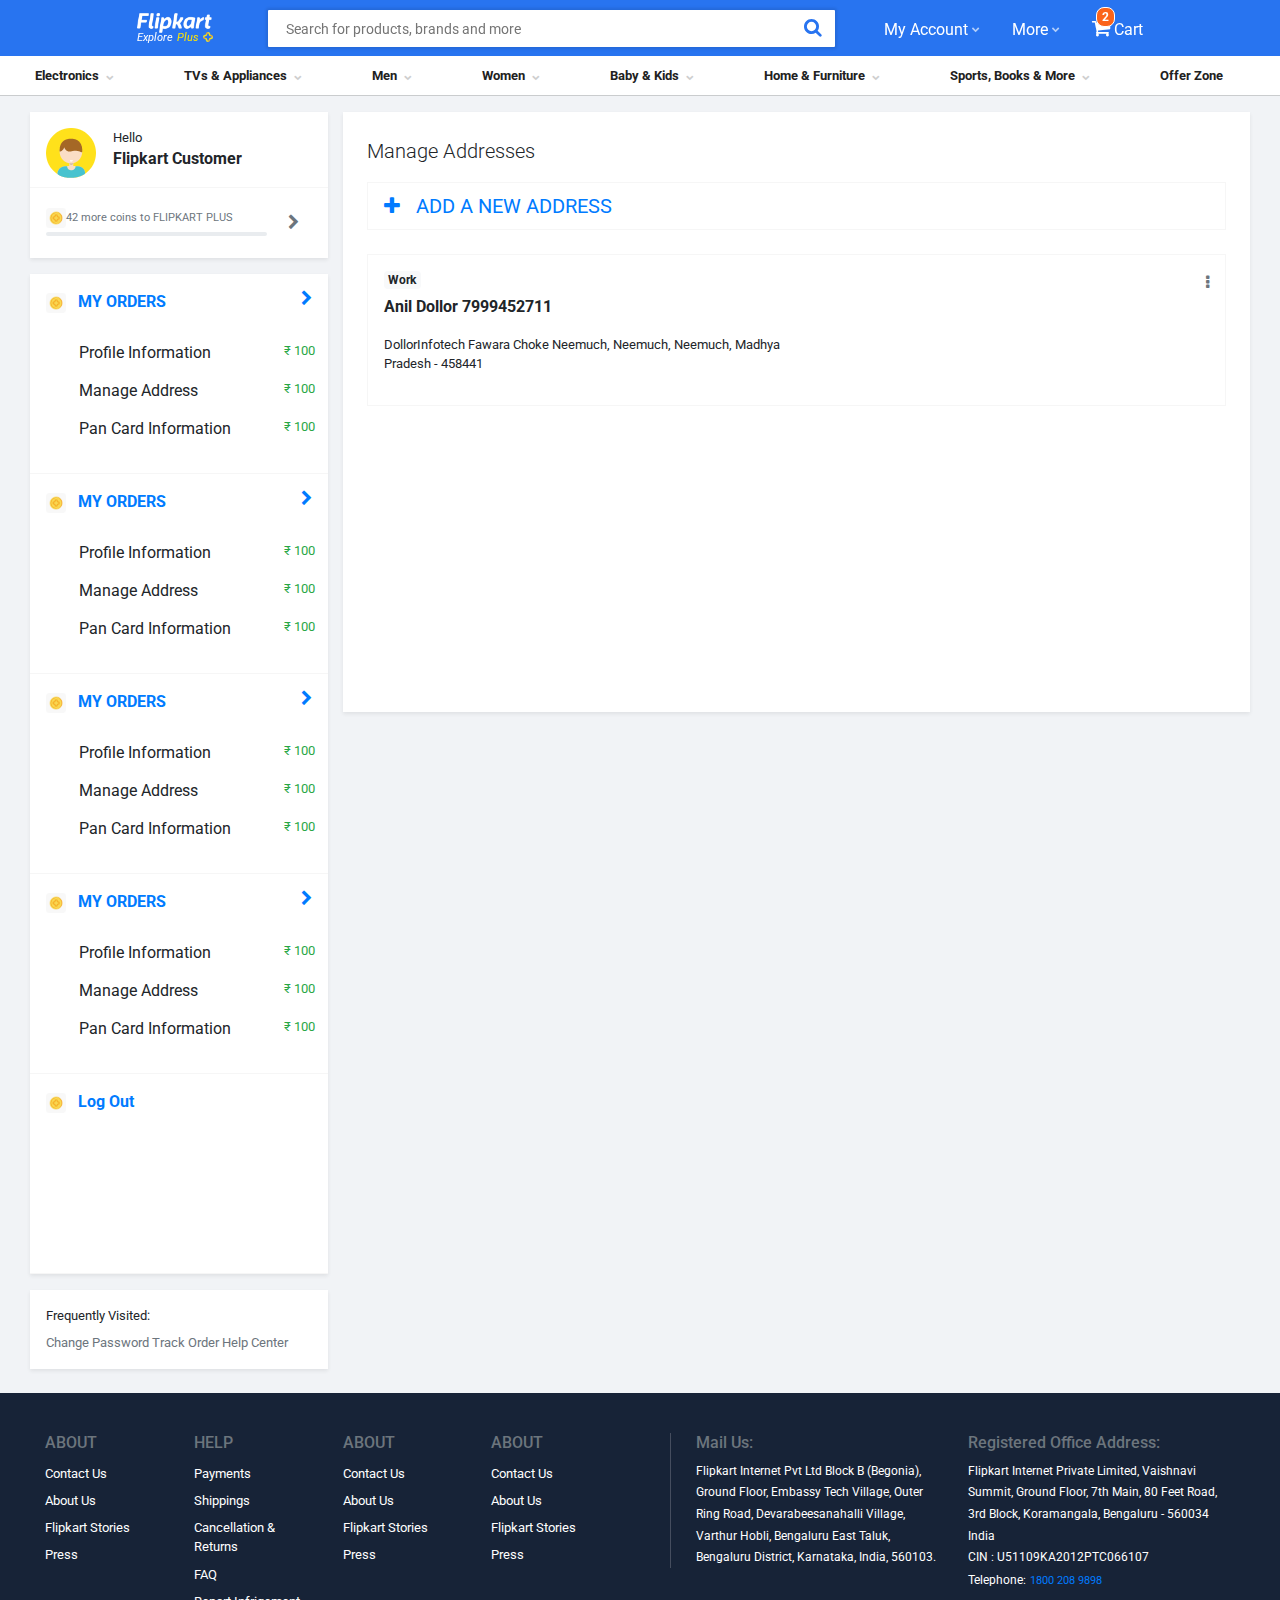
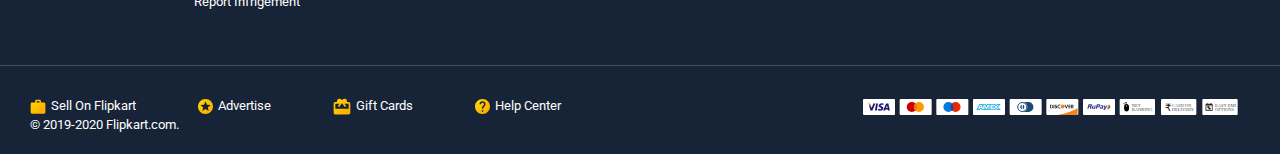
<file: account_addresses.html>
<!doctype html>
<html lang="en">
	<head>
		<!-- Required meta tags -->
		<meta charset="utf-8">
		<meta name="viewport" content="width=device-width, initial-scale=1, shrink-to-fit=no">

		<!-- Bootstrap CSS -->
		<link rel="stylesheet" href="css/bootstrap.min.css">
		<link rel="stylesheet" href="css/bootstrap-slider.css">
		<link rel="stylesheet" href="https://cdnjs.cloudflare.com/ajax/libs/font-awesome/4.7.0/css/font-awesome.min.css">
		<link href="https://fonts.googleapis.com/css?family=Roboto" rel="stylesheet">
		<link rel="shortcut icon" href="favicon.ico">
		<title>Online Shopping Site for Mobiles, Electronics, Furniture, Grocery, Lifestyle, Books &amp; More. Best Offers!</title>
		<link rel="stylesheet" type="text/css" href="css/jquery.simpleLens.css">
		<link rel="stylesheet" type="text/css" href="css/jquery.simpleGallery.css">
	
		<link rel="stylesheet" href="css/style.css">
	</head>
	<body>
		<!-- The Modal -->
		<div class="modal" id="myModal">
			<div class="modal-dialog modal-lg">
				<div class="modal-content">
					<button type="button" class="close" data-dismiss="modal">&times;</button>
					<!-- Modal body -->
					<div class="modal-body">
						<div class="row">
							<div class="col-md-5 bg-primary text-white modalpadding modalpadding_img">
								<h2 class="">Login</h2>
								<p>Get access to your Orders, Wishlist and Recomendations</p>
		
							</div>
							<div class="col-md-7 bg-white modalpadding modalpaddinglogin">
								<form class="loginform">
									<div class="form-group" style="margin-bottom:40px;">
										<span class="text-secondary">Enter Email/Mobile Number</span>
										<input autocomplete="off" type="text" name="email" class="form-control">
									</div>
									<div class="form-group" style="margin-bottom:20px;">
										<span class="text-secondary">Enter Password</span>
										<input autocomplete="off" type="password" name="password" class="form-control">
										<a href="btn btn-link" class="forgot">Forgot?</a>
									</div>
									<div class="form-group">										
										<input type="submit" name="submit" class="btn btn-lg text-white btn-warning btn-block" value="Login">
									</div>
								</form>
								<a href="#" class="btn btn-lg text-primary btn-white btn-block newtofk">New to Flipkart? Sign up</a>
							</div>
						</div>
					</div>
				</div>
			</div>
		</div>
		<header>
			<div class="header_top">
				<div class="row">
					<div class="col-md-1">
					</div>
					<div class="col-md-7">
						<div class="row">
							<div class="col-md-2">
								<a href="#" class="a_logo">
									<img width="75" src="img/flipkart.png">
									<div class="a_ep">
										<span class="ep explore">Explore</span> <span class="ep plus">Plus</span>
										<img width="10" src="img/plus.png">
									</div>					
								</a>
							</div>
							<div class="col-md-10">
								<form class="search_form">
									<input class="search_box" autocomplete="off" type="text" name="search" placeholder="Search for products, brands and more">
									<button type="submit" class="btn search_btn">
										<i class="fa fa-search"></i>
									</button>
									<div class="a_search_list">
										<ul class="nav flex-column recentul">
											<li class="nav-item">
												<a class="nav-link" href="#"><i class="fa fa-refresh text-secondary"></i> Core i9</a>
											</li>
											<li class="nav-item">
												<a class="nav-link" href="#"><i class="fa fa-refresh text-secondary"></i> pendrive</a>
											</li>
											<li class="nav-item">
												<a class="nav-link" href="#"><i class="fa fa-refresh text-secondary"></i> laptop</a>
											</li>
											<li class="nav-item">
												<a class="nav-link" href="#"><i class="fa fa-refresh text-secondary"></i> laptop</a>
											</li>
										</ul>
										<h6 class="text-secondary">Trending</h6>
										<ul class="nav flex-column">
											<li class="nav-item">
												<a class="nav-link" href="#"><i class="fa fa-search"></i> mobiles</a>
											</li>
											<li class="nav-item">
												<a class="nav-link" href="#"><i class="fa fa-search"></i> mobiles</a>
											</li>
											<li class="nav-item">
												<a class="nav-link" href="#"><i class="fa fa-search"></i> laptops</a>
											</li>
											<li class="nav-item">
												<a class="nav-link" href="#"><i class="fa fa-search"></i> television</a>
											</li>
											<li class="nav-item">
												<a class="nav-link" href="#"><i class="fa fa-search"></i> washing machines</a>
											</li>
											<li class="nav-item">
												<a class="nav-link" href="#"><i class="fa fa-search"></i> refigerators</a>
											</li>
											<li class="nav-item">
												<a class="nav-link" href="#"><i class="fa fa-search"></i> shoes</a>
											</li>
											<li class="nav-item">
												<a class="nav-link" href="#"><i class="fa fa-search"></i> sarees</a>
											</li>
										</ul>
									</div>
								</form>
							</div>
						</div>
						
						
					</div>
					<div class="col-md-4">
						<ul class="nav nav-pills a_top_nav">
							<li class="nav-item">
								<a class="nav-link have_chevron_mouseover" href="#">My Account <i class="fa fa-chevron-down"></i></a>
								<ul class="nav flex-column submenu">
									<li class="nav-item">
										<span class="triangleup"></span>
										<a class="nav-link" href="#"><i class="fa fa-bell"></i> My Profile</a>
									</li>
									<li class="nav-item">
										<a class="nav-link" href="#"><i class="fa fa-briefcase"></i> Flipkart Plus Zone</a>
									</li>
									<li class="nav-item">
										<a class="nav-link" href="#"><i class="fa fa-question-circle"></i> Game Zone</a>
									</li>
									<li class="nav-item">
										<a class="nav-link" href="#"><i class="fa fa-line-chart "></i> Orders</a>
									</li>
									<li class="nav-item">
										<a class="nav-link" href="#"><i class="fa fa-download"></i> Wishlist</a>
									</li>
									<li class="nav-item">
										<a class="nav-link" href="#"><i class="fa fa-download"></i> My Chat</a>
									</li>
									<li class="nav-item">
										<a class="nav-link" href="#"><i class="fa fa-download"></i> Gift Cards</a>
									</li>
									<li class="nav-item">
										<a class="nav-link" href="#"><i class="fa fa-download"></i> Notitfications</a>
									</li>
									<li class="nav-item">
										<a class="nav-link" href="#"><i class="fa fa-download"></i> Logout</a>
									</li>
								</ul>
							</li>
							<!--
							<li class="nav-item">
								<a class="nav-link" href="#" data-toggle="modal" data-target="#myModal">Login &amp; Signup</a>
							</li>
							-->
							<li class="nav-item">
								<a class="nav-link have_chevron_mouseover" href="#">More <i class="fa fa-chevron-down"></i></a>
								<ul class="nav flex-column submenu">
									<li class="nav-item">
										<span class="triangleup"></span>
										<a class="nav-link" href="#"><i class="fa fa-bell"></i> Notification Preferences</a>
									</li>
									<li class="nav-item">
										<a class="nav-link" href="#"><i class="fa fa-briefcase"></i> Sell on Flipkart</a>
									</li>
									<li class="nav-item">
										<a class="nav-link" href="#"><i class="fa fa-question-circle"></i> 24x7 Customer Support</a>
									</li>
									<li class="nav-item">
										<a class="nav-link" href="#"><i class="fa fa-line-chart "></i> Advertise</a>
									</li>
									<li class="nav-item">
										<a class="nav-link" href="#"><i class="fa fa-download"></i> Download App</a>
									</li>
								</ul>
							</li>
							<li class="nav-item">
								<a style="position:relative;" class="nav-link" href="#"><span class="badge badge-light a_bg_orange a_cart_count text-white">2</span> <i class="fa fa-shopping-cart"></i> Cart</a>
							</li>
						</ul>
					</div>
				</div>							
			</div>
			<div class="header_bottom header_bottom_nav">
				<ul class="nav header_bottom_nav_ul">
					<li class="nav-item have_chevron_mouseover">
						<a class="nav-link" href="#">Electronics <i class="fa fa-chevron-down"></i></a>
						<div class="category_submenu position-absolute shadow-sm mt-0 ml-5 mr-5">
							<div class="row">
								<div class="col a_wht">
									<h6> Electronics <i class="fa fa-caret-right"></i></h6>
									<ul>
										<li>
											<a href="#">MI</a>
										</li>
										<li>
											<a href="#">RealMe</a>
										</li>
										<li>
											<a href="#">Samsung</a>
										</li>
										<li>
											<a href="#">Infinix</a>
										</li>
										<li>
											<a href="#">Oppo </a>
										</li>
										<li>
											<a href="#">Apple</a>
										</li>
										<li>
											<a href="#">Vivo</a>
										</li>
										<li>
											<a href="#">Honor</a>
										</li>
										<li>
											<a href="#">Asus</a>
										</li>
										<li>
											<a href="#">Samsung S10 Series</a>
										</li>
										<li>
											<a href="#">Redme Note 7 Pro</a>
										</li>
										<li>
											<a href="#">Redmi Go</a>
										</li>
										<li>
											<a href="#">RealMe C2</a>
										</li>
										<li>
											<a href="#">Infinix Smart 3 Plus</a>
										</li>
										<li>
											<a href="#">Vivo V15</a>
										</li>
										<li>
											<a href="#">Vivo V15</a>
										</li>
										<li>
											<a href="#">Vivo V15</a>
										</li>
										<li>
											<a href="#">Vivo V15</a>
										</li>
									</ul>
								</div>
								<div class="col a_gry">
									<h6> Mobiles <i class="fa fa-caret-right"></i></h6>
									<ul>
										<li>
											<a href="#">MI</a>
										</li>
										<li>
											<a href="#">RealMe</a>
										</li>
										<li>
											<a href="#">Samsung</a>
										</li>
										<li>
											<a href="#">Infinix</a>
										</li>
										<li>
											<a href="#">Oppo </a>
										</li>
										<li>
											<a href="#">Apple</a>
										</li>
										<li>
											<a href="#">Vivo</a>
										</li>
										<li>
											<a href="#">Honor</a>
										</li>
										<li>
											<a href="#">Asus</a>
										</li>
										<li>
											<a href="#">Samsung S10 Series</a>
										</li>
										<li>
											<a href="#">Redme Note 7 Pro</a>
										</li>
										<li>
											<a href="#">Redmi Go</a>
										</li>
										<li>
											<a href="#">RealMe C2</a>
										</li>
										<li>
											<a href="#">Infinix Smart 3 Plus</a>
										</li>
										<li>
											<a href="#">Vivo V15</a>
										</li>
										<li>
											<a href="#">Vivo V15</a>
										</li>
										<li>
											<a href="#">Vivo V15</a>
										</li>
										<li>
											<a href="#">Vivo V15</a>
										</li>
									</ul>
								</div>
								<div class="col a_wht">
									<h6> Mobiles <i class="fa fa-caret-right"></i></h6>
									<ul>
										<li>
											<a href="#">MI</a>
										</li>
										<li>
											<a href="#">RealMe</a>
										</li>
										<li>
											<a href="#">Samsung</a>
										</li>
										<li>
											<a href="#">Infinix</a>
										</li>
										<li>
											<a href="#">Oppo </a>
										</li>
										<li>
											<a href="#">Apple</a>
										</li>
										<li>
											<a href="#">Vivo</a>
										</li>
										<li>
											<a href="#">Honor</a>
										</li>
										<li>
											<a href="#">Asus</a>
										</li>
										<li>
											<a href="#">Samsung S10 Series</a>
										</li>
										<li>
											<a href="#">Redme Note 7 Pro</a>
										</li>
										<li>
											<a href="#">Redmi Go</a>
										</li>
										<li>
											<a href="#">RealMe C2</a>
										</li>
										<li>
											<a href="#">Infinix Smart 3 Plus</a>
										</li>
										<li>
											<a href="#">Vivo V15</a>
										</li>
										<li>
											<a href="#">Vivo V15</a>
										</li>
										<li>
											<a href="#">Vivo V15</a>
										</li>
										<li>
											<a href="#">Vivo V15</a>
										</li>
									</ul>
								</div>
								<div class="col a_gry">
									<h6> Mobiles <i class="fa fa-caret-right"></i></h6>
									<ul>
										<li>
											<a href="#">MI</a>
										</li>
										<li>
											<a href="#">RealMe</a>
										</li>
										<li>
											<a href="#">Samsung</a>
										</li>
										<li>
											<a href="#">Infinix</a>
										</li>
										<li>
											<a href="#">Oppo </a>
										</li>
										<li>
											<a href="#">Apple</a>
										</li>
										<li>
											<a href="#">Vivo</a>
										</li>
										<li>
											<a href="#">Honor</a>
										</li>
										<li>
											<a href="#">Asus</a>
										</li>
										<li>
											<a href="#">Samsung S10 Series</a>
										</li>
										<li>
											<a href="#">Redme Note 7 Pro</a>
										</li>
										<li>
											<a href="#">Redmi Go</a>
										</li>
										<li>
											<a href="#">RealMe C2</a>
										</li>
										<li>
											<a href="#">Infinix Smart 3 Plus</a>
										</li>
										<li>
											<a href="#">Vivo V15</a>
										</li>
										<li>
											<a href="#">Vivo V15</a>
										</li>
										<li>
											<a href="#">Vivo V15</a>
										</li>
										<li>
											<a href="#">Vivo V15</a>
										</li>
									</ul>
								</div>
								<div class="col a_wht">
									<h6> Mobiles <i class="fa fa-caret-right"></i></h6>
									<ul>
										<li>
											<a href="#">MI</a>
										</li>
										<li>
											<a href="#">RealMe</a>
										</li>
										<li>
											<a href="#">Samsung</a>
										</li>
										<li>
											<a href="#">Infinix</a>
										</li>
										<li>
											<a href="#">Oppo </a>
										</li>
										<li>
											<a href="#">Apple</a>
										</li>
										<li>
											<a href="#">Vivo</a>
										</li>
										<li>
											<a href="#">Honor</a>
										</li>
										<li>
											<a href="#">Asus</a>
										</li>
										<li>
											<a href="#">Samsung S10 Series</a>
										</li>
										<li>
											<a href="#">Redme Note 7 Pro</a>
										</li>
										<li>
											<a href="#">Redmi Go</a>
										</li>
										<li>
											<a href="#">RealMe C2</a>
										</li>
										<li>
											<a href="#">Infinix Smart 3 Plus</a>
										</li>
										<li>
											<a href="#">Vivo V15</a>
										</li>
										<li>
											<a href="#">Vivo V15</a>
										</li>
										<li>
											<a href="#">Vivo V15</a>
										</li>
										<li>
											<a href="#">Vivo V15</a>
										</li>
									</ul>
								</div>
							</div>
						</div>
					</li>
			
					<li class="nav-item have_chevron_mouseover">
						<a class="nav-link" href="#">TVs &amp; Appliances <i class="fa fa-chevron-down"></i></a>
						<div class="category_submenu position-absolute shadow-sm mt-0 ml-5 mr-5 a_tvnappliaces">
							<div class="row">
								<div class="col a_wht">
									<h6> Tv &amp; Appliances <i class="fa fa-caret-right"></i></h6>
									<ul>
										<li>
											<a href="#">MI</a>
										</li>
										<li>
											<a href="#">RealMe</a>
										</li>
										<li>
											<a href="#">Samsung</a>
										</li>
										<li>
											<a href="#">Infinix</a>
										</li>
										<li>
											<a href="#">Oppo </a>
										</li>
										<li>
											<a href="#">Apple</a>
										</li>
										<li>
											<a href="#">Vivo</a>
										</li>
										<li>
											<a href="#">Honor</a>
										</li>
										<li>
											<a href="#">Asus</a>
										</li>
										<li>
											<a href="#">Samsung S10 Series</a>
										</li>
										<li>
											<a href="#">Redme Note 7 Pro</a>
										</li>
										<li>
											<a href="#">Redmi Go</a>
										</li>
										<li>
											<a href="#">RealMe C2</a>
										</li>
										<li>
											<a href="#">Infinix Smart 3 Plus</a>
										</li>
										<li>
											<a href="#">Vivo V15</a>
										</li>
										<li>
											<a href="#">Vivo V15</a>
										</li>
										<li>
											<a href="#">Vivo V15</a>
										</li>
										<li>
											<a href="#">Vivo V15</a>
										</li>
									</ul>
								</div>
								<div class="col a_gry">
									<h6> Mobiles <i class="fa fa-caret-right"></i></h6>
									<ul>
										<li>
											<a href="#">MI</a>
										</li>
										<li>
											<a href="#">RealMe</a>
										</li>
										<li>
											<a href="#">Samsung</a>
										</li>
										<li>
											<a href="#">Infinix</a>
										</li>
										<li>
											<a href="#">Oppo </a>
										</li>
										<li>
											<a href="#">Apple</a>
										</li>
										<li>
											<a href="#">Vivo</a>
										</li>
										<li>
											<a href="#">Honor</a>
										</li>
										<li>
											<a href="#">Asus</a>
										</li>
										<li>
											<a href="#">Samsung S10 Series</a>
										</li>
										<li>
											<a href="#">Redme Note 7 Pro</a>
										</li>
										<li>
											<a href="#">Redmi Go</a>
										</li>
										<li>
											<a href="#">RealMe C2</a>
										</li>
										<li>
											<a href="#">Infinix Smart 3 Plus</a>
										</li>
										<li>
											<a href="#">Vivo V15</a>
										</li>
										<li>
											<a href="#">Vivo V15</a>
										</li>
										<li>
											<a href="#">Vivo V15</a>
										</li>
										<li>
											<a href="#">Vivo V15</a>
										</li>
									</ul>
								</div>
								<div class="col a_wht">
									<h6> Mobiles <i class="fa fa-caret-right"></i></h6>
									<ul>
										<li>
											<a href="#">MI</a>
										</li>
										<li>
											<a href="#">RealMe</a>
										</li>
										<li>
											<a href="#">Samsung</a>
										</li>
										<li>
											<a href="#">Infinix</a>
										</li>
										<li>
											<a href="#">Oppo </a>
										</li>
										<li>
											<a href="#">Apple</a>
										</li>
										<li>
											<a href="#">Vivo</a>
										</li>
										<li>
											<a href="#">Honor</a>
										</li>
										<li>
											<a href="#">Asus</a>
										</li>
										<li>
											<a href="#">Samsung S10 Series</a>
										</li>
										<li>
											<a href="#">Redme Note 7 Pro</a>
										</li>
										<li>
											<a href="#">Redmi Go</a>
										</li>
										<li>
											<a href="#">RealMe C2</a>
										</li>
										<li>
											<a href="#">Infinix Smart 3 Plus</a>
										</li>
										<li>
											<a href="#">Vivo V15</a>
										</li>
										<li>
											<a href="#">Vivo V15</a>
										</li>
										<li>
											<a href="#">Vivo V15</a>
										</li>
										<li>
											<a href="#">Vivo V15</a>
										</li>
									</ul>
								</div>
								<div class="col a_gry">
									<h6> Mobiles <i class="fa fa-caret-right"></i></h6>
									<ul>
										<li>
											<a href="#">MI</a>
										</li>
										<li>
											<a href="#">RealMe</a>
										</li>
										<li>
											<a href="#">Samsung</a>
										</li>
										<li>
											<a href="#">Infinix</a>
										</li>
										<li>
											<a href="#">Oppo </a>
										</li>
										<li>
											<a href="#">Apple</a>
										</li>
										<li>
											<a href="#">Vivo</a>
										</li>
										<li>
											<a href="#">Honor</a>
										</li>
										<li>
											<a href="#">Asus</a>
										</li>
										<li>
											<a href="#">Samsung S10 Series</a>
										</li>
										<li>
											<a href="#">Redme Note 7 Pro</a>
										</li>
										<li>
											<a href="#">Redmi Go</a>
										</li>
										<li>
											<a href="#">RealMe C2</a>
										</li>
										<li>
											<a href="#">Infinix Smart 3 Plus</a>
										</li>
										<li>
											<a href="#">Vivo V15</a>
										</li>
										<li>
											<a href="#">Vivo V15</a>
										</li>
										<li>
											<a href="#">Vivo V15</a>
										</li>
										<li>
											<a href="#">Vivo V15</a>
										</li>
									</ul>
								</div>
								<div class="col a_wht">
									<h6> Appliances <i class="fa fa-caret-right"></i></h6>
									<ul>
										<li>
											<a href="#">MI</a>
										</li>
										<li>
											<a href="#">RealMe</a>
										</li>
										<li>
											<a href="#">Samsung</a>
										</li>
										<li>
											<a href="#">Infinix</a>
										</li>
										<li>
											<a href="#">Oppo </a>
										</li>
										<li>
											<a href="#">Apple</a>
										</li>
										<li>
											<a href="#">Vivo</a>
										</li>
										<li>
											<a href="#">Honor</a>
										</li>
										<li>
											<a href="#">Asus</a>
										</li>
										<li>
											<a href="#">Samsung S10 Series</a>
										</li>
										<li>
											<a href="#">Redme Note 7 Pro</a>
										</li>
										<li>
											<a href="#">Redmi Go</a>
										</li>
										<li>
											<a href="#">RealMe C2</a>
										</li>
										<li>
											<a href="#">Infinix Smart 3 Plus</a>
										</li>
										<li>
											<a href="#">Vivo V15</a>
										</li>
										<li>
											<a href="#">Vivo V15</a>
										</li>
										<li>
											<a href="#">Vivo V15</a>
										</li>
										<li>
											<a href="#">Vivo V15</a>
										</li>
									</ul>
								</div>
							</div>
						</div>
					</li>
					<li class="nav-item have_chevron_mouseover">
						<a class="nav-link" href="#">Men <i class="fa fa-chevron-down"></i></a>
						<div class="category_submenu position-absolute shadow-sm mt-0 ml-5 mr-5 a_men">
							<div class="row">
								<div class="col a_wht">
									<h6> Mens <i class="fa fa-caret-right"></i></h6>
									<ul>
										<li>
											<a href="#">MI</a>
										</li>
										<li>
											<a href="#">RealMe</a>
										</li>
										<li>
											<a href="#">Samsung</a>
										</li>
										<li>
											<a href="#">Infinix</a>
										</li>
										<li>
											<a href="#">Oppo </a>
										</li>
										<li>
											<a href="#">Apple</a>
										</li>
										<li>
											<a href="#">Vivo</a>
										</li>
										<li>
											<a href="#">Honor</a>
										</li>
										<li>
											<a href="#">Asus</a>
										</li>
										<li>
											<a href="#">Samsung S10 Series</a>
										</li>
										<li>
											<a href="#">Redme Note 7 Pro</a>
										</li>
										<li>
											<a href="#">Redmi Go</a>
										</li>
										<li>
											<a href="#">RealMe C2</a>
										</li>
										<li>
											<a href="#">Infinix Smart 3 Plus</a>
										</li>
										<li>
											<a href="#">Vivo V15</a>
										</li>
										<li>
											<a href="#">Vivo V15</a>
										</li>
										<li>
											<a href="#">Vivo V15</a>
										</li>
										<li>
											<a href="#">Vivo V15</a>
										</li>
									</ul>
								</div>
								<div class="col a_gry">
									<h6> Mobiles <i class="fa fa-caret-right"></i></h6>
									<ul>
										<li>
											<a href="#">MI</a>
										</li>
										<li>
											<a href="#">RealMe</a>
										</li>
										<li>
											<a href="#">Samsung</a>
										</li>
										<li>
											<a href="#">Infinix</a>
										</li>
										<li>
											<a href="#">Oppo </a>
										</li>
										<li>
											<a href="#">Apple</a>
										</li>
										<li>
											<a href="#">Vivo</a>
										</li>
										<li>
											<a href="#">Honor</a>
										</li>
										<li>
											<a href="#">Asus</a>
										</li>
										<li>
											<a href="#">Samsung S10 Series</a>
										</li>
										<li>
											<a href="#">Redme Note 7 Pro</a>
										</li>
										<li>
											<a href="#">Redmi Go</a>
										</li>
										<li>
											<a href="#">RealMe C2</a>
										</li>
										<li>
											<a href="#">Infinix Smart 3 Plus</a>
										</li>
										<li>
											<a href="#">Vivo V15</a>
										</li>
										<li>
											<a href="#">Vivo V15</a>
										</li>
										<li>
											<a href="#">Vivo V15</a>
										</li>
										<li>
											<a href="#">Vivo V15</a>
										</li>
									</ul>
								</div>
								<div class="col a_wht">
									<h6> Mobiles <i class="fa fa-caret-right"></i></h6>
									<ul>
										<li>
											<a href="#">MI</a>
										</li>
										<li>
											<a href="#">RealMe</a>
										</li>
										<li>
											<a href="#">Samsung</a>
										</li>
										<li>
											<a href="#">Infinix</a>
										</li>
										<li>
											<a href="#">Oppo </a>
										</li>
										<li>
											<a href="#">Apple</a>
										</li>
										<li>
											<a href="#">Vivo</a>
										</li>
										<li>
											<a href="#">Honor</a>
										</li>
										<li>
											<a href="#">Asus</a>
										</li>
										<li>
											<a href="#">Samsung S10 Series</a>
										</li>
										<li>
											<a href="#">Redme Note 7 Pro</a>
										</li>
										<li>
											<a href="#">Redmi Go</a>
										</li>
										<li>
											<a href="#">RealMe C2</a>
										</li>
										<li>
											<a href="#">Infinix Smart 3 Plus</a>
										</li>
										<li>
											<a href="#">Vivo V15</a>
										</li>
										<li>
											<a href="#">Vivo V15</a>
										</li>
										<li>
											<a href="#">Vivo V15</a>
										</li>
										<li>
											<a href="#">Vivo V15</a>
										</li>
									</ul>
								</div>
								<div class="col a_gry">
									<h6> Mobiles <i class="fa fa-caret-right"></i></h6>
									<ul>
										<li>
											<a href="#">MI</a>
										</li>
										<li>
											<a href="#">RealMe</a>
										</li>
										<li>
											<a href="#">Samsung</a>
										</li>
										<li>
											<a href="#">Infinix</a>
										</li>
										<li>
											<a href="#">Oppo </a>
										</li>
										<li>
											<a href="#">Apple</a>
										</li>
										<li>
											<a href="#">Vivo</a>
										</li>
										<li>
											<a href="#">Honor</a>
										</li>
										<li>
											<a href="#">Asus</a>
										</li>
										<li>
											<a href="#">Samsung S10 Series</a>
										</li>
										<li>
											<a href="#">Redme Note 7 Pro</a>
										</li>
										<li>
											<a href="#">Redmi Go</a>
										</li>
										<li>
											<a href="#">RealMe C2</a>
										</li>
										<li>
											<a href="#">Infinix Smart 3 Plus</a>
										</li>
										<li>
											<a href="#">Vivo V15</a>
										</li>
										<li>
											<a href="#">Vivo V15</a>
										</li>
										<li>
											<a href="#">Vivo V15</a>
										</li>
										<li>
											<a href="#">Vivo V15</a>
										</li>
									</ul>
								</div>
								<div class="col a_wht">
									<h6> Mobiles <i class="fa fa-caret-right"></i></h6>
									<ul>
										<li>
											<a href="#">MI</a>
										</li>
										<li>
											<a href="#">RealMe</a>
										</li>
										<li>
											<a href="#">Samsung</a>
										</li>
										<li>
											<a href="#">Infinix</a>
										</li>
										<li>
											<a href="#">Oppo </a>
										</li>
										<li>
											<a href="#">Apple</a>
										</li>
										<li>
											<a href="#">Vivo</a>
										</li>
										<li>
											<a href="#">Honor</a>
										</li>
										<li>
											<a href="#">Asus</a>
										</li>
										<li>
											<a href="#">Samsung S10 Series</a>
										</li>
										<li>
											<a href="#">Redme Note 7 Pro</a>
										</li>
										<li>
											<a href="#">Redmi Go</a>
										</li>
										<li>
											<a href="#">RealMe C2</a>
										</li>
										<li>
											<a href="#">Infinix Smart 3 Plus</a>
										</li>
										<li>
											<a href="#">Vivo V15</a>
										</li>
										<li>
											<a href="#">Vivo V15</a>
										</li>
										<li>
											<a href="#">Vivo V15</a>
										</li>
										<li>
											<a href="#">Vivo V15</a>
										</li>
									</ul>
								</div>
							</div>
						</div>
					</li>
					<li class="nav-item have_chevron_mouseover">
						<a class="nav-link" href="#">Women <i class="fa fa-chevron-down"></i></a>
						<div class="category_submenu position-absolute shadow-sm mt-0 ml-5 mr-5">
							<div class="row">
								<div class="col a_wht">
									<h6> Women <i class="fa fa-caret-right"></i></h6>
									<ul>
										<li>
											<a href="#">MI</a>
										</li>
										<li>
											<a href="#">RealMe</a>
										</li>
										<li>
											<a href="#">Samsung</a>
										</li>
										<li>
											<a href="#">Infinix</a>
										</li>
										<li>
											<a href="#">Oppo </a>
										</li>
										<li>
											<a href="#">Apple</a>
										</li>
										<li>
											<a href="#">Vivo</a>
										</li>
										<li>
											<a href="#">Honor</a>
										</li>
										<li>
											<a href="#">Asus</a>
										</li>
										<li>
											<a href="#">Samsung S10 Series</a>
										</li>
										<li>
											<a href="#">Redme Note 7 Pro</a>
										</li>
										<li>
											<a href="#">Redmi Go</a>
										</li>
										<li>
											<a href="#">RealMe C2</a>
										</li>
										<li>
											<a href="#">Infinix Smart 3 Plus</a>
										</li>
										<li>
											<a href="#">Vivo V15</a>
										</li>
										<li>
											<a href="#">Vivo V15</a>
										</li>
										<li>
											<a href="#">Vivo V15</a>
										</li>
										<li>
											<a href="#">Vivo V15</a>
										</li>
									</ul>
								</div>
								<div class="col a_gry">
									<h6> Mobiles <i class="fa fa-caret-right"></i></h6>
									<ul>
										<li>
											<a href="#">MI</a>
										</li>
										<li>
											<a href="#">RealMe</a>
										</li>
										<li>
											<a href="#">Samsung</a>
										</li>
										<li>
											<a href="#">Infinix</a>
										</li>
										<li>
											<a href="#">Oppo </a>
										</li>
										<li>
											<a href="#">Apple</a>
										</li>
										<li>
											<a href="#">Vivo</a>
										</li>
										<li>
											<a href="#">Honor</a>
										</li>
										<li>
											<a href="#">Asus</a>
										</li>
										<li>
											<a href="#">Samsung S10 Series</a>
										</li>
										<li>
											<a href="#">Redme Note 7 Pro</a>
										</li>
										<li>
											<a href="#">Redmi Go</a>
										</li>
										<li>
											<a href="#">RealMe C2</a>
										</li>
										<li>
											<a href="#">Infinix Smart 3 Plus</a>
										</li>
										<li>
											<a href="#">Vivo V15</a>
										</li>
										<li>
											<a href="#">Vivo V15</a>
										</li>
										<li>
											<a href="#">Vivo V15</a>
										</li>
										<li>
											<a href="#">Vivo V15</a>
										</li>
									</ul>
								</div>
								<div class="col a_wht">
									<h6> Mobiles <i class="fa fa-caret-right"></i></h6>
									<ul>
										<li>
											<a href="#">MI</a>
										</li>
										<li>
											<a href="#">RealMe</a>
										</li>
										<li>
											<a href="#">Samsung</a>
										</li>
										<li>
											<a href="#">Infinix</a>
										</li>
										<li>
											<a href="#">Oppo </a>
										</li>
										<li>
											<a href="#">Apple</a>
										</li>
										<li>
											<a href="#">Vivo</a>
										</li>
										<li>
											<a href="#">Honor</a>
										</li>
										<li>
											<a href="#">Asus</a>
										</li>
										<li>
											<a href="#">Samsung S10 Series</a>
										</li>
										<li>
											<a href="#">Redme Note 7 Pro</a>
										</li>
										<li>
											<a href="#">Redmi Go</a>
										</li>
										<li>
											<a href="#">RealMe C2</a>
										</li>
										<li>
											<a href="#">Infinix Smart 3 Plus</a>
										</li>
										<li>
											<a href="#">Vivo V15</a>
										</li>
										<li>
											<a href="#">Vivo V15</a>
										</li>
										<li>
											<a href="#">Vivo V15</a>
										</li>
										<li>
											<a href="#">Vivo V15</a>
										</li>
									</ul>
								</div>
								<div class="col a_gry">
									<h6> Mobiles <i class="fa fa-caret-right"></i></h6>
									<ul>
										<li>
											<a href="#">MI</a>
										</li>
										<li>
											<a href="#">RealMe</a>
										</li>
										<li>
											<a href="#">Samsung</a>
										</li>
										<li>
											<a href="#">Infinix</a>
										</li>
										<li>
											<a href="#">Oppo </a>
										</li>
										<li>
											<a href="#">Apple</a>
										</li>
										<li>
											<a href="#">Vivo</a>
										</li>
										<li>
											<a href="#">Honor</a>
										</li>
										<li>
											<a href="#">Asus</a>
										</li>
										<li>
											<a href="#">Samsung S10 Series</a>
										</li>
										<li>
											<a href="#">Redme Note 7 Pro</a>
										</li>
										<li>
											<a href="#">Redmi Go</a>
										</li>
										<li>
											<a href="#">RealMe C2</a>
										</li>
										<li>
											<a href="#">Infinix Smart 3 Plus</a>
										</li>
										<li>
											<a href="#">Vivo V15</a>
										</li>
										<li>
											<a href="#">Vivo V15</a>
										</li>
										<li>
											<a href="#">Vivo V15</a>
										</li>
										<li>
											<a href="#">Vivo V15</a>
										</li>
									</ul>
								</div>
								<div class="col a_wht">
									<h6> Mobiles <i class="fa fa-caret-right"></i></h6>
									<ul>
										<li>
											<a href="#">MI</a>
										</li>
										<li>
											<a href="#">RealMe</a>
										</li>
										<li>
											<a href="#">Samsung</a>
										</li>
										<li>
											<a href="#">Infinix</a>
										</li>
										<li>
											<a href="#">Oppo </a>
										</li>
										<li>
											<a href="#">Apple</a>
										</li>
										<li>
											<a href="#">Vivo</a>
										</li>
										<li>
											<a href="#">Honor</a>
										</li>
										<li>
											<a href="#">Asus</a>
										</li>
										<li>
											<a href="#">Samsung S10 Series</a>
										</li>
										<li>
											<a href="#">Redme Note 7 Pro</a>
										</li>
										<li>
											<a href="#">Redmi Go</a>
										</li>
										<li>
											<a href="#">RealMe C2</a>
										</li>
										<li>
											<a href="#">Infinix Smart 3 Plus</a>
										</li>
										<li>
											<a href="#">Vivo V15</a>
										</li>
										<li>
											<a href="#">Vivo V15</a>
										</li>
										<li>
											<a href="#">Vivo V15</a>
										</li>
										<li>
											<a href="#">Vivo V15</a>
										</li>
									</ul>
								</div>
							</div>
						</div>
					</li>
					<li class="nav-item have_chevron_mouseover">
						<a class="nav-link" href="#">Baby &amp; Kids <i class="fa fa-chevron-down"></i></a>
						<div class="category_submenu position-absolute shadow-sm mt-0 ml-5 mr-5">
							<div class="row">
								<div class="col a_wht">
									<h6> Baby &amp; Kids <i class="fa fa-caret-right"></i></h6>
									<ul>
										<li>
											<a href="#">MI</a>
										</li>
										<li>
											<a href="#">RealMe</a>
										</li>
										<li>
											<a href="#">Samsung</a>
										</li>
										<li>
											<a href="#">Infinix</a>
										</li>
										<li>
											<a href="#">Oppo </a>
										</li>
										<li>
											<a href="#">Apple</a>
										</li>
										<li>
											<a href="#">Vivo</a>
										</li>
										<li>
											<a href="#">Honor</a>
										</li>
										<li>
											<a href="#">Asus</a>
										</li>
										<li>
											<a href="#">Samsung S10 Series</a>
										</li>
										<li>
											<a href="#">Redme Note 7 Pro</a>
										</li>
										<li>
											<a href="#">Redmi Go</a>
										</li>
										<li>
											<a href="#">RealMe C2</a>
										</li>
										<li>
											<a href="#">Infinix Smart 3 Plus</a>
										</li>
										<li>
											<a href="#">Vivo V15</a>
										</li>
										<li>
											<a href="#">Vivo V15</a>
										</li>
										<li>
											<a href="#">Vivo V15</a>
										</li>
										<li>
											<a href="#">Vivo V15</a>
										</li>
									</ul>
								</div>
								<div class="col a_gry">
									<h6> Mobiles <i class="fa fa-caret-right"></i></h6>
									<ul>
										<li>
											<a href="#">MI</a>
										</li>
										<li>
											<a href="#">RealMe</a>
										</li>
										<li>
											<a href="#">Samsung</a>
										</li>
										<li>
											<a href="#">Infinix</a>
										</li>
										<li>
											<a href="#">Oppo </a>
										</li>
										<li>
											<a href="#">Apple</a>
										</li>
										<li>
											<a href="#">Vivo</a>
										</li>
										<li>
											<a href="#">Honor</a>
										</li>
										<li>
											<a href="#">Asus</a>
										</li>
										<li>
											<a href="#">Samsung S10 Series</a>
										</li>
										<li>
											<a href="#">Redme Note 7 Pro</a>
										</li>
										<li>
											<a href="#">Redmi Go</a>
										</li>
										<li>
											<a href="#">RealMe C2</a>
										</li>
										<li>
											<a href="#">Infinix Smart 3 Plus</a>
										</li>
										<li>
											<a href="#">Vivo V15</a>
										</li>
										<li>
											<a href="#">Vivo V15</a>
										</li>
										<li>
											<a href="#">Vivo V15</a>
										</li>
										<li>
											<a href="#">Vivo V15</a>
										</li>
									</ul>
								</div>
								<div class="col a_wht">
									<h6> Mobiles <i class="fa fa-caret-right"></i></h6>
									<ul>
										<li>
											<a href="#">MI</a>
										</li>
										<li>
											<a href="#">RealMe</a>
										</li>
										<li>
											<a href="#">Samsung</a>
										</li>
										<li>
											<a href="#">Infinix</a>
										</li>
										<li>
											<a href="#">Oppo </a>
										</li>
										<li>
											<a href="#">Apple</a>
										</li>
										<li>
											<a href="#">Vivo</a>
										</li>
										<li>
											<a href="#">Honor</a>
										</li>
										<li>
											<a href="#">Asus</a>
										</li>
										<li>
											<a href="#">Samsung S10 Series</a>
										</li>
										<li>
											<a href="#">Redme Note 7 Pro</a>
										</li>
										<li>
											<a href="#">Redmi Go</a>
										</li>
										<li>
											<a href="#">RealMe C2</a>
										</li>
										<li>
											<a href="#">Infinix Smart 3 Plus</a>
										</li>
										<li>
											<a href="#">Vivo V15</a>
										</li>
										<li>
											<a href="#">Vivo V15</a>
										</li>
										<li>
											<a href="#">Vivo V15</a>
										</li>
										<li>
											<a href="#">Vivo V15</a>
										</li>
									</ul>
								</div>
								<div class="col a_gry">
									<h6> Mobiles <i class="fa fa-caret-right"></i></h6>
									<ul>
										<li>
											<a href="#">MI</a>
										</li>
										<li>
											<a href="#">RealMe</a>
										</li>
										<li>
											<a href="#">Samsung</a>
										</li>
										<li>
											<a href="#">Infinix</a>
										</li>
										<li>
											<a href="#">Oppo </a>
										</li>
										<li>
											<a href="#">Apple</a>
										</li>
										<li>
											<a href="#">Vivo</a>
										</li>
										<li>
											<a href="#">Honor</a>
										</li>
										<li>
											<a href="#">Asus</a>
										</li>
										<li>
											<a href="#">Samsung S10 Series</a>
										</li>
										<li>
											<a href="#">Redme Note 7 Pro</a>
										</li>
										<li>
											<a href="#">Redmi Go</a>
										</li>
										<li>
											<a href="#">RealMe C2</a>
										</li>
										<li>
											<a href="#">Infinix Smart 3 Plus</a>
										</li>
										<li>
											<a href="#">Vivo V15</a>
										</li>
										<li>
											<a href="#">Vivo V15</a>
										</li>
										<li>
											<a href="#">Vivo V15</a>
										</li>
										<li>
											<a href="#">Vivo V15</a>
										</li>
									</ul>
								</div>
								<div class="col a_wht">
									<h6> Mobiles <i class="fa fa-caret-right"></i></h6>
									<ul>
										<li>
											<a href="#">MI</a>
										</li>
										<li>
											<a href="#">RealMe</a>
										</li>
										<li>
											<a href="#">Samsung</a>
										</li>
										<li>
											<a href="#">Infinix</a>
										</li>
										<li>
											<a href="#">Oppo </a>
										</li>
										<li>
											<a href="#">Apple</a>
										</li>
										<li>
											<a href="#">Vivo</a>
										</li>
										<li>
											<a href="#">Honor</a>
										</li>
										<li>
											<a href="#">Asus</a>
										</li>
										<li>
											<a href="#">Samsung S10 Series</a>
										</li>
										<li>
											<a href="#">Redme Note 7 Pro</a>
										</li>
										<li>
											<a href="#">Redmi Go</a>
										</li>
										<li>
											<a href="#">RealMe C2</a>
										</li>
										<li>
											<a href="#">Infinix Smart 3 Plus</a>
										</li>
										<li>
											<a href="#">Vivo V15</a>
										</li>
										<li>
											<a href="#">Vivo V15</a>
										</li>
										<li>
											<a href="#">Vivo V15</a>
										</li>
										<li>
											<a href="#">Vivo V15</a>
										</li>
									</ul>
								</div>
							</div>
						</div>
					</li>
					<li class="nav-item have_chevron_mouseover">
						<a class="nav-link" href="#">Home &amp; Furniture <i class="fa fa-chevron-down"></i></a>
						<div class="category_submenu position-absolute shadow-sm mt-0 ml-5 mr-5">
							<div class="row">
								<div class="col a_wht">
									<h6> Home &amp; Furniture <i class="fa fa-caret-right"></i></h6>
									<ul>
										<li>
											<a href="#">MI</a>
										</li>
										<li>
											<a href="#">RealMe</a>
										</li>
										<li>
											<a href="#">Samsung</a>
										</li>
										<li>
											<a href="#">Infinix</a>
										</li>
										<li>
											<a href="#">Oppo </a>
										</li>
										<li>
											<a href="#">Apple</a>
										</li>
										<li>
											<a href="#">Vivo</a>
										</li>
										<li>
											<a href="#">Honor</a>
										</li>
										<li>
											<a href="#">Asus</a>
										</li>
										<li>
											<a href="#">Samsung S10 Series</a>
										</li>
										<li>
											<a href="#">Redme Note 7 Pro</a>
										</li>
										<li>
											<a href="#">Redmi Go</a>
										</li>
										<li>
											<a href="#">RealMe C2</a>
										</li>
										<li>
											<a href="#">Infinix Smart 3 Plus</a>
										</li>
										<li>
											<a href="#">Vivo V15</a>
										</li>
										<li>
											<a href="#">Vivo V15</a>
										</li>
										<li>
											<a href="#">Vivo V15</a>
										</li>
										<li>
											<a href="#">Vivo V15</a>
										</li>
									</ul>
								</div>
								<div class="col a_gry">
									<h6> Mobiles <i class="fa fa-caret-right"></i></h6>
									<ul>
										<li>
											<a href="#">MI</a>
										</li>
										<li>
											<a href="#">RealMe</a>
										</li>
										<li>
											<a href="#">Samsung</a>
										</li>
										<li>
											<a href="#">Infinix</a>
										</li>
										<li>
											<a href="#">Oppo </a>
										</li>
										<li>
											<a href="#">Apple</a>
										</li>
										<li>
											<a href="#">Vivo</a>
										</li>
										<li>
											<a href="#">Honor</a>
										</li>
										<li>
											<a href="#">Asus</a>
										</li>
										<li>
											<a href="#">Samsung S10 Series</a>
										</li>
										<li>
											<a href="#">Redme Note 7 Pro</a>
										</li>
										<li>
											<a href="#">Redmi Go</a>
										</li>
										<li>
											<a href="#">RealMe C2</a>
										</li>
										<li>
											<a href="#">Infinix Smart 3 Plus</a>
										</li>
										<li>
											<a href="#">Vivo V15</a>
										</li>
										<li>
											<a href="#">Vivo V15</a>
										</li>
										<li>
											<a href="#">Vivo V15</a>
										</li>
										<li>
											<a href="#">Vivo V15</a>
										</li>
									</ul>
								</div>
								<div class="col a_wht">
									<h6> Mobiles <i class="fa fa-caret-right"></i></h6>
									<ul>
										<li>
											<a href="#">MI</a>
										</li>
										<li>
											<a href="#">RealMe</a>
										</li>
										<li>
											<a href="#">Samsung</a>
										</li>
										<li>
											<a href="#">Infinix</a>
										</li>
										<li>
											<a href="#">Oppo </a>
										</li>
										<li>
											<a href="#">Apple</a>
										</li>
										<li>
											<a href="#">Vivo</a>
										</li>
										<li>
											<a href="#">Honor</a>
										</li>
										<li>
											<a href="#">Asus</a>
										</li>
										<li>
											<a href="#">Samsung S10 Series</a>
										</li>
										<li>
											<a href="#">Redme Note 7 Pro</a>
										</li>
										<li>
											<a href="#">Redmi Go</a>
										</li>
										<li>
											<a href="#">RealMe C2</a>
										</li>
										<li>
											<a href="#">Infinix Smart 3 Plus</a>
										</li>
										<li>
											<a href="#">Vivo V15</a>
										</li>
										<li>
											<a href="#">Vivo V15</a>
										</li>
										<li>
											<a href="#">Vivo V15</a>
										</li>
										<li>
											<a href="#">Vivo V15</a>
										</li>
									</ul>
								</div>
								<div class="col a_gry">
									<h6> Mobiles <i class="fa fa-caret-right"></i></h6>
									<ul>
										<li>
											<a href="#">MI</a>
										</li>
										<li>
											<a href="#">RealMe</a>
										</li>
										<li>
											<a href="#">Samsung</a>
										</li>
										<li>
											<a href="#">Infinix</a>
										</li>
										<li>
											<a href="#">Oppo </a>
										</li>
										<li>
											<a href="#">Apple</a>
										</li>
										<li>
											<a href="#">Vivo</a>
										</li>
										<li>
											<a href="#">Honor</a>
										</li>
										<li>
											<a href="#">Asus</a>
										</li>
										<li>
											<a href="#">Samsung S10 Series</a>
										</li>
										<li>
											<a href="#">Redme Note 7 Pro</a>
										</li>
										<li>
											<a href="#">Redmi Go</a>
										</li>
										<li>
											<a href="#">RealMe C2</a>
										</li>
										<li>
											<a href="#">Infinix Smart 3 Plus</a>
										</li>
										<li>
											<a href="#">Vivo V15</a>
										</li>
										<li>
											<a href="#">Vivo V15</a>
										</li>
										<li>
											<a href="#">Vivo V15</a>
										</li>
										<li>
											<a href="#">Vivo V15</a>
										</li>
									</ul>
								</div>
								<div class="col a_wht">
									<h6> Mobiles <i class="fa fa-caret-right"></i></h6>
									<ul>
										<li>
											<a href="#">MI</a>
										</li>
										<li>
											<a href="#">RealMe</a>
										</li>
										<li>
											<a href="#">Samsung</a>
										</li>
										<li>
											<a href="#">Infinix</a>
										</li>
										<li>
											<a href="#">Oppo </a>
										</li>
										<li>
											<a href="#">Apple</a>
										</li>
										<li>
											<a href="#">Vivo</a>
										</li>
										<li>
											<a href="#">Honor</a>
										</li>
										<li>
											<a href="#">Asus</a>
										</li>
										<li>
											<a href="#">Samsung S10 Series</a>
										</li>
										<li>
											<a href="#">Redme Note 7 Pro</a>
										</li>
										<li>
											<a href="#">Redmi Go</a>
										</li>
										<li>
											<a href="#">RealMe C2</a>
										</li>
										<li>
											<a href="#">Infinix Smart 3 Plus</a>
										</li>
										<li>
											<a href="#">Vivo V15</a>
										</li>
										<li>
											<a href="#">Vivo V15</a>
										</li>
										<li>
											<a href="#">Vivo V15</a>
										</li>
										<li>
											<a href="#">Vivo V15</a>
										</li>
									</ul>
								</div>
							</div>
						</div>
					</li>
					<li class="nav-item have_chevron_mouseover">
						<a class="nav-link" href="#">Sports, Books &amp; More <i class="fa fa-chevron-down"></i></a>
						<div class="category_submenu position-absolute shadow-sm mt-0 ml-5 mr-5">
							<div class="row">
								<div class="col a_wht">
									<h6> Sports, Books &amp; More  <i class="fa fa-caret-right"></i></h6>
									<ul>
										<li>
											<a href="#">MI</a>
										</li>
										<li>
											<a href="#">RealMe</a>
										</li>
										<li>
											<a href="#">Samsung</a>
										</li>
										<li>
											<a href="#">Infinix</a>
										</li>
										<li>
											<a href="#">Oppo </a>
										</li>
										<li>
											<a href="#">Apple</a>
										</li>
										<li>
											<a href="#">Vivo</a>
										</li>
										<li>
											<a href="#">Honor</a>
										</li>
										<li>
											<a href="#">Asus</a>
										</li>
										<li>
											<a href="#">Samsung S10 Series</a>
										</li>
										<li>
											<a href="#">Redme Note 7 Pro</a>
										</li>
										<li>
											<a href="#">Redmi Go</a>
										</li>
										<li>
											<a href="#">RealMe C2</a>
										</li>
										<li>
											<a href="#">Infinix Smart 3 Plus</a>
										</li>
										<li>
											<a href="#">Vivo V15</a>
										</li>
										<li>
											<a href="#">Vivo V15</a>
										</li>
										<li>
											<a href="#">Vivo V15</a>
										</li>
										<li>
											<a href="#">Vivo V15</a>
										</li>
									</ul>
								</div>
								<div class="col a_gry">
									<h6> Mobiles <i class="fa fa-caret-right"></i></h6>
									<ul>
										<li>
											<a href="#">MI</a>
										</li>
										<li>
											<a href="#">RealMe</a>
										</li>
										<li>
											<a href="#">Samsung</a>
										</li>
										<li>
											<a href="#">Infinix</a>
										</li>
										<li>
											<a href="#">Oppo </a>
										</li>
										<li>
											<a href="#">Apple</a>
										</li>
										<li>
											<a href="#">Vivo</a>
										</li>
										<li>
											<a href="#">Honor</a>
										</li>
										<li>
											<a href="#">Asus</a>
										</li>
										<li>
											<a href="#">Samsung S10 Series</a>
										</li>
										<li>
											<a href="#">Redme Note 7 Pro</a>
										</li>
										<li>
											<a href="#">Redmi Go</a>
										</li>
										<li>
											<a href="#">RealMe C2</a>
										</li>
										<li>
											<a href="#">Infinix Smart 3 Plus</a>
										</li>
										<li>
											<a href="#">Vivo V15</a>
										</li>
										<li>
											<a href="#">Vivo V15</a>
										</li>
										<li>
											<a href="#">Vivo V15</a>
										</li>
										<li>
											<a href="#">Vivo V15</a>
										</li>
									</ul>
								</div>
								<div class="col a_wht">
									<h6> Mobiles <i class="fa fa-caret-right"></i></h6>
									<ul>
										<li>
											<a href="#">MI</a>
										</li>
										<li>
											<a href="#">RealMe</a>
										</li>
										<li>
											<a href="#">Samsung</a>
										</li>
										<li>
											<a href="#">Infinix</a>
										</li>
										<li>
											<a href="#">Oppo </a>
										</li>
										<li>
											<a href="#">Apple</a>
										</li>
										<li>
											<a href="#">Vivo</a>
										</li>
										<li>
											<a href="#">Honor</a>
										</li>
										<li>
											<a href="#">Asus</a>
										</li>
										<li>
											<a href="#">Samsung S10 Series</a>
										</li>
										<li>
											<a href="#">Redme Note 7 Pro</a>
										</li>
										<li>
											<a href="#">Redmi Go</a>
										</li>
										<li>
											<a href="#">RealMe C2</a>
										</li>
										<li>
											<a href="#">Infinix Smart 3 Plus</a>
										</li>
										<li>
											<a href="#">Vivo V15</a>
										</li>
										<li>
											<a href="#">Vivo V15</a>
										</li>
										<li>
											<a href="#">Vivo V15</a>
										</li>
										<li>
											<a href="#">Vivo V15</a>
										</li>
									</ul>
								</div>
								<div class="col a_gry">
									<h6> Mobiles <i class="fa fa-caret-right"></i></h6>
									<ul>
										<li>
											<a href="#">MI</a>
										</li>
										<li>
											<a href="#">RealMe</a>
										</li>
										<li>
											<a href="#">Samsung</a>
										</li>
										<li>
											<a href="#">Infinix</a>
										</li>
										<li>
											<a href="#">Oppo </a>
										</li>
										<li>
											<a href="#">Apple</a>
										</li>
										<li>
											<a href="#">Vivo</a>
										</li>
										<li>
											<a href="#">Honor</a>
										</li>
										<li>
											<a href="#">Asus</a>
										</li>
										<li>
											<a href="#">Samsung S10 Series</a>
										</li>
										<li>
											<a href="#">Redme Note 7 Pro</a>
										</li>
										<li>
											<a href="#">Redmi Go</a>
										</li>
										<li>
											<a href="#">RealMe C2</a>
										</li>
										<li>
											<a href="#">Infinix Smart 3 Plus</a>
										</li>
										<li>
											<a href="#">Vivo V15</a>
										</li>
										<li>
											<a href="#">Vivo V15</a>
										</li>
										<li>
											<a href="#">Vivo V15</a>
										</li>
										<li>
											<a href="#">Vivo V15</a>
										</li>
									</ul>
								</div>
								<div class="col a_wht">
									<h6> Mobiles <i class="fa fa-caret-right"></i></h6>
									<ul>
										<li>
											<a href="#">MI</a>
										</li>
										<li>
											<a href="#">RealMe</a>
										</li>
										<li>
											<a href="#">Samsung</a>
										</li>
										<li>
											<a href="#">Infinix</a>
										</li>
										<li>
											<a href="#">Oppo </a>
										</li>
										<li>
											<a href="#">Apple</a>
										</li>
										<li>
											<a href="#">Vivo</a>
										</li>
										<li>
											<a href="#">Honor</a>
										</li>
										<li>
											<a href="#">Asus</a>
										</li>
										<li>
											<a href="#">Samsung S10 Series</a>
										</li>
										<li>
											<a href="#">Redme Note 7 Pro</a>
										</li>
										<li>
											<a href="#">Redmi Go</a>
										</li>
										<li>
											<a href="#">RealMe C2</a>
										</li>
										<li>
											<a href="#">Infinix Smart 3 Plus</a>
										</li>
										<li>
											<a href="#">Vivo V15</a>
										</li>
										<li>
											<a href="#">Vivo V15</a>
										</li>
										<li>
											<a href="#">Vivo V15</a>
										</li>
										<li>
											<a href="#">Vivo V15</a>
										</li>
									</ul>
								</div>
							</div>
						</div>
					</li>
					<li class="nav-item">
						<a class="nav-link" href="#">Offer Zone</a>
					</li>
				</ul>
			</div>
		</header>
		<button  onclick="topFunction()" id="myBtn" title="Go to top" class="btn btn-outline-light bg-white backtotop shadow-sm"><i class="fa fa-chevron-up"></i> Back to top</button>
		<div class="overlay w-100 h-100 position-fixed text-center">
			<i class="fa fa-circle-o-notch fa-spin fa-3x fa-fw text-primary"></i>
			<span class="sr-only">Loading...</span>
		</div>
		<div class="container mt-3 mb-4 p-0 a_viewcart a_checkoutcont a_thankyou a_account">
			<div class="row">
				<div class="col-md-3 pr-0">
					<aside>
						<div class="bg-white shadow-sm ac_aside_b1 mb-3">
							<div class="box1 p-3 border border-left-0 border-right-0 border-top-0">
								<img class="float-left mr-3" src="img/account/user.png">
								<div class="small">Hello</div>
								<div class="font-weight-bold">Flipkart Customer</div>
							</div>
							<div class="row p-3 m-0">
								<div class="col-md-10 p-0">
									<a href="#" class="small ac_usr_txt text-secondary"><img src="img/order_details/coins.png" width="20">42 more coins to FLIPKART PLUS</a>
									<div class="progress mt-1 od_progress">
										<div class="progress-bar bg-warning" style="width: 0%;"></div>
									</div>
								</div>
								<div class="col-md-2 p-0">
									<a href="#" class="btn small text-secondary float-right"><i class="fa fa-chevron-right"></i></a>
								</div>								
							</div>
						</div>
						<div class="bg-white shadow-sm ac_aside_b2 mb-3">
							<div class="ac_aside_b2_child border border-left-0 border-right-0 border-top-0">
								<div class="ac_aside_b2_child_b1 p-3">
									<a href="#" class="font-weight-bold"><img class="mr-2" src="img/order_details/coins.png" width="20"> MY ORDERS <i class="fa fa-chevron-right float-right"></i></a>
								</div>
								<ul class="nav flex-column aside_ul">
									<li>
										<a class="btn pl-5 text-left btn-block rounded-0" href="#">Profile Information <span class="small float-right text-success">₹ 100</span></a>
									</li>
									<li>
										<a class="btn pl-5 text-left btn-block rounded-0" href="#">Manage Address <span class="small float-right text-success">₹ 100</span></a>
									</li>
									<li>
										<a class="btn pl-5 text-left btn-block rounded-0" href="#">Pan Card Information <span class="small float-right text-success">₹ 100</span></a>
									</li>
								</ul>
							</div>
							<div class="ac_aside_b2_child border border-left-0 border-right-0 border-top-0">
								<div class="ac_aside_b2_child_b1 p-3">
									<a href="#" class="font-weight-bold"><img class="mr-2" src="img/order_details/coins.png" width="20"> MY ORDERS <i class="fa fa-chevron-right float-right"></i></a>
								</div>
								<ul class="nav flex-column aside_ul">
									<li>
										<a class="btn pl-5 text-left btn-block rounded-0" href="#">Profile Information <span class="small float-right text-success">₹ 100</span></a>
									</li>
									<li>
										<a class="btn pl-5 text-left btn-block rounded-0" href="#">Manage Address <span class="small float-right text-success">₹ 100</span></a>
									</li>
									<li>
										<a class="btn pl-5 text-left btn-block rounded-0" href="#">Pan Card Information <span class="small float-right text-success">₹ 100</span></a>
									</li>
								</ul>
							</div>
							<div class="ac_aside_b2_child border border-left-0 border-right-0 border-top-0">
								<div class="ac_aside_b2_child_b1 p-3">
									<a href="#" class="font-weight-bold"><img class="mr-2" src="img/order_details/coins.png" width="20"> MY ORDERS <i class="fa fa-chevron-right float-right"></i></a>
								</div>
								<ul class="nav flex-column aside_ul">
									<li>
										<a class="btn pl-5 text-left btn-block rounded-0" href="#">Profile Information <span class="small float-right text-success">₹ 100</span></a>
									</li>
									<li>
										<a class="btn pl-5 text-left btn-block rounded-0" href="#">Manage Address <span class="small float-right text-success">₹ 100</span></a>
									</li>
									<li>
										<a class="btn pl-5 text-left btn-block rounded-0" href="#">Pan Card Information <span class="small float-right text-success">₹ 100</span></a>
									</li>
								</ul>
							</div>
							<div class="ac_aside_b2_child border border-left-0 border-right-0 border-top-0">
								<div class="ac_aside_b2_child_b1 p-3">
									<a href="#" class="font-weight-bold"><img class="mr-2" src="img/order_details/coins.png" width="20"> MY ORDERS <i class="fa fa-chevron-right float-right"></i></a>
								</div>
								<ul class="nav flex-column aside_ul">
									<li>
										<a class="btn pl-5 text-left btn-block rounded-0" href="#">Profile Information <span class="small float-right text-success">₹ 100</span></a>
									</li>
									<li>
										<a class="btn pl-5 text-left btn-block rounded-0" href="#">Manage Address <span class="small float-right text-success">₹ 100</span></a>
									</li>
									<li>
										<a class="btn pl-5 text-left btn-block rounded-0" href="#">Pan Card Information <span class="small float-right text-success">₹ 100</span></a>
									</li>
								</ul>
							</div>
							<div class="ac_aside_b2_child border border-left-0 border-right-0 border-top-0">
								<div class="ac_aside_b2_child_b1 p-3">
									<a href="#" class="font-weight-bold"><img class="mr-2" src="img/order_details/coins.png" width="20"> Log Out </a>
								</div>
							</div>
						</div>
						<div class="p-3 bg-white small shadow-sm ac_aside_b3">
							<div class="mb-2">Frequently Visited:</div>
							<div>
								<a href="#" class="text-secondary">Change Password</a>
								<a href="#" class="text-secondary">Track Order</a>
								<a href="#" class="text-secondary">Help Center</a>
							</div>
						</div>
					</aside>
				</div>
				<div class="col-md-9">
					<section class="bg-white shadow-sm ac_address p-4">
						<div class="mb-3">
							<span class="lead">Manage Addresses</span> 
						</div>
						<div class="mb-4">
							<a href="#" class="btn btn-link btn-lg border rounded-0 btn-block text-left pl-3"><i class="fa fa-plus mr-3"></i>ADD A NEW ADDRESS</a>
						</div>
						<div class="border p-3">
							<div class="clearfix"> 
								<span class="badge badge-light float-left">Work</span>
								<a href="#" class="float-right"><i class="fa fa-ellipsis-v text-secondary" aria-hidden="true"></i></a>				
							</div>
							<p class="font-weight-bold">Anil Dollor  7999452711</p>
							<p class="w-50 small">DollorInfotech Fawara Choke Neemuch, Neemuch, Neemuch, Madhya Pradesh - 458441</p>
						</div>
					</section>
				</div>
			</div>
		</div><!-- End of .a_cont -->
		<footer>
			<div class="footer_top">
				<div class="container">
					<div class="row">
						<div class="col-md-6">
							<div class="row">
								<div class="col">
									<h6 class="text-secondary">ABOUT</h6>
									<ul class="nav flex-column">
										<li class="nav-item">
											<a class="nav-link" href="#">Contact Us</a>
										</li>
										<li class="nav-item">
											<a class="nav-link" href="#">About Us</a>
										</li>
										<li class="nav-item">
											<a class="nav-link" href="#">Flipkart Stories</a>
										</li>
										<li class="nav-item">
											<a class="nav-link" href="#">Press</a>
										</li>
									</ul>
								</div>
								<div class="col">
									<h6 class="text-secondary">HELP</h6>
									<ul class="nav flex-column">
										<li class="nav-item">
											<a class="nav-link" href="#">Payments</a>
										</li>
										<li class="nav-item">
											<a class="nav-link" href="#">Shippings</a>
										</li>
										<li class="nav-item">
											<a class="nav-link" href="#">Cancellation &amp; Returns</a>
										</li>
										<li class="nav-item">
											<a class="nav-link" href="#">FAQ</a>
										</li>
										<li class="nav-item">
											<a class="nav-link" href="#">Report Infrigement</a>
										</li>
									</ul>
								</div>
								<div class="col">
									<h6 class="text-secondary">ABOUT</h6>
									<ul class="nav flex-column">
										<li class="nav-item">
											<a class="nav-link" href="#">Contact Us</a>
										</li>
										<li class="nav-item">
											<a class="nav-link" href="#">About Us</a>
										</li>
										<li class="nav-item">
											<a class="nav-link" href="#">Flipkart Stories</a>
										</li>
										<li class="nav-item">
											<a class="nav-link" href="#">Press</a>
										</li>
									</ul>
								</div>
								<div class="col">
									<h6 class="text-secondary">ABOUT</h6>
									<ul class="nav flex-column">
										<li class="nav-item">
											<a class="nav-link" href="#">Contact Us</a>
										</li>
										<li class="nav-item">
											<a class="nav-link" href="#">About Us</a>
										</li>
										<li class="nav-item">
											<a class="nav-link" href="#">Flipkart Stories</a>
										</li>
										<li class="nav-item">
											<a class="nav-link" href="#">Press</a>
										</li>
									</ul>
								</div>
							</div>
						</div>
						<div class="col-md-6">
							<div class="row">
								<div class="col">
									<div class="a_footer_top_div">
										<h6 class="text-secondary">Mail Us:</h6>
										<p class="text-white">
											<small>
											Flipkart Internet Pvt Ltd Block B (Begonia),

											Ground Floor, Embassy Tech Village,

											Outer Ring Road, Devarabeesanahalli Village,

											Varthur Hobli, Bengaluru East Taluk,

											Bengaluru District,

											Karnataka, India, 560103.
											</small>
										</p>
									</div>
									
								</div>
								<div class="col">
									<div>
										<h6 class="text-secondary">Registered Office Address:</h6>
										<p class="text-white">
											<small>
											Flipkart Internet Private Limited,

											Vaishnavi Summit, Ground Floor, 7th Main,

											80 Feet Road, 3rd Block,

											Koramangala,

											Bengaluru - 560034

											India<br>

											CIN : U51109KA2012PTC066107<br>

											Telephone: <a href="#" class="btn btn-link btn-lg text-primary"><big>1800 208 9898</big></a>
											</small>
										</p>
									</div>
								</div>
							</div>
						</div>
					</div>
				</div>				
			</div>
			<div class="footer_bottom">
				<div class="container">
					<div class="row">
						<div class="col-md-8">
							<ul class="nav">
								<li class="nav-item">
									<a class="nav-link" href="#"><img src="img/icons/briefcase.svg"> Sell On Flipkart</a>
								</li>
								<li class="nav-item">
									<a class="nav-link" href="#"><img src="img/icons/star.svg"> Advertise</a>
								</li>
								<li class="nav-item">
									<a class="nav-link" href="#"><img src="img/icons/gift.svg"> Gift Cards</a>
								</li>
								<li class="nav-item">
									<a class="nav-link" href="#"><img src="img/icons/help_center.svg"> Help Center</a>
								</li>
								<li class="nav-item">
									<a class="nav-link" href="#"> &copy; 2019-2020 Flipkart.com.</a>
								</li>
							</ul>	
						</div>
						<div class="col-md-4">
							<a href="#" class="footer_payment_a">
								<img class="img-fluid" src="img/icons/payments/1.svg">
							</a>
						</div>
					</div>	
				</div>
			</div>
		</footer>

		<!-- Optional JavaScript -->
		<!-- jQuery first, then Popper.js, then Bootstrap JS -->
		<!-- <script src="js/jquery-3.4.1.min.js"></script> -->
		<!-- <script src="https://ajax.googleapis.com/ajax/libs/jquery/1.7.0/jquery.min.js"></script> -->
		<script src="https://code.jquery.com/jquery-1.9.1.min.js" integrity="sha256-wS9gmOZBqsqWxgIVgA8Y9WcQOa7PgSIX+rPA0VL2rbQ=" crossorigin="anonymous"></script>
		<script src="js/popper.min.js" ></script>
		<script src="js/bootstrap.min.js"></script>
		<script src="js/bootstrap-slider.js"></script>
		<!--------------------- Zoom Plugin Start ---->
		
		<script src="js/jquery.simpleGallery.js"></script>
		<script src="js/jquery.simpleLens.js"></script>

		<script>
			$(document).ready(function(){
				$('#demo-1 .simpleLens-thumbnails-container img').simpleGallery({
					loading_image: 'img/demo/images/loading.gif'
				});

				$('#demo-1 .simpleLens-big-image').simpleLens({
					loading_image: 'img/demo/images/loading.gif'
				});

				$('#demo-2 .simpleLens-thumbnails-container img').simpleGallery({
					loading_image: 'img/demo/images/loading.gif',
					show_event: 'click'
				});

				$('#demo-2 .simpleLens-big-image').simpleLens({
					loading_image: 'img/demo/images/loading.gif',
					open_lens_event: 'click'
				});
			});
		</script>
		<!--------------------- Zoom Plugin End ---->
		
		<script>
			
			//Count Down Timer
		
			/*
			// Set the date we're counting down to
			var countDownDate = new Date("Jan 5, 2021 15:37:25").getTime();

			// Update the count down every 1 second
			var x = setInterval(function() {

			  // Get today's date and time
			  var now = new Date().getTime();

			  // Find the distance between now and the count down date
			  var distance = countDownDate - now;

			  // Time calculations for days, hours, minutes and seconds
			  var days = Math.floor(distance / (1000 * 60 * 60 * 24));
			  var hours = Math.floor((distance % (1000 * 60 * 60 * 24)) / (1000 * 60 * 60));
			  var minutes = Math.floor((distance % (1000 * 60 * 60)) / (1000 * 60));
			  var seconds = Math.floor((distance % (1000 * 60)) / 1000);

			  // Display the result in the element with id="demo"
			  document.getElementById("a_countdown").innerHTML = hours + ": "+ minutes + ": " + seconds + ": " +" Left";

			  // If the count down is finished, write some text 
			  if (distance < 0) {
				clearInterval(x);
				document.getElementById("a_countdown").innerHTML = "EXPIRED";
			  }
			}, 1000);
			*/
			
			$(document).on('focus','.loginform input',function(){
				$(this).prev().css('transform','translate(15px,0px)');
			});
			$(document).on('blur','.loginform input',function(){
				$(this).prev().css('transform','translate(15px,32px)');
			});
			
			//Scroll Code
			// When the user scrolls down 20px from the top of the document, show the button
			window.onscroll = function() {scrollFunction()};

			function scrollFunction() {
			  if (document.body.scrollTop > 400 || document.documentElement.scrollTop > 400) {
				document.getElementById("myBtn").style.top = "66px";
			  } else {
				document.getElementById("myBtn").style.top = "0px";
			  }
			}

			// When the user clicks on the button, scroll to the top of the document
			function topFunction() {
				$('html,body').animate({ scrollTop: 0 }, 'fast'); 
			}
			
			function myFunction() {
				 // console.log('hi');
				  // Declare variables
				  var input, filter, ul, li, a, i, txtValue;
				  input = document.getElementById('myInput');
				  filter = input.value.toUpperCase();
				  ul = document.getElementById("myUL");
				  li = ul.getElementsByTagName('li');

				  // Loop through all list items, and hide those who don't match the search query
				  for (i = 0; i < li.length; i++) {
					a = li[i].getElementsByTagName("a")[0];
					txtValue = a.textContent || a.innerText;
					if (txtValue.toUpperCase().indexOf(filter) > -1) {
					  li[i].style.display = "";
					} else {
					  li[i].style.display = "none";
					}
				  }
			}
			
			$(document).ready(function($){ //jQuery Start
				$("#ex2").slider({});
				
				//canmoveup
				$(document).on('mouseover','.sf_section_1_center .gridview_gap a.canmoveup',function(){
					//alert('ok');
					var h = $(this).find('.prod_desc_bottom').height();
					//console.log(h);
					
					$(this).find('.bottom').css('top',-(h+4)+'px');
				});
				
				//canmoveup
				$(document).on('mouseout','.sf_section_1_center .gridview_gap a.canmoveup',function(){
					$(this).find('.bottom').css('top','0px');
				});
				
				//have_chevron
				$(document).on('click','.have_chevron',function(){
					//alert('ok');
					$(this).find('.fa').toggleClass('fa-chevron-up fa-chevron-down');
				});
				
				$(document).on('mouseover','.have_chevron_mouseover',function(){
					$(this).find('.fa').toggleClass('fa-chevron-up fa-chevron-down');
				});
				$(document).on('mouseout','.have_chevron_mouseover',function(){
					$(this).find('.fa').toggleClass('fa-chevron-up fa-chevron-down');
				});
				
				$(document).on('click','.searchby a',function(e){
					overlay();				
					e.preventDefault();
					$(this).parent().parent().find('a.active').removeClass('active');
					$(this).addClass('active');
				});
				
				$(document).on('click','.btn_close',function(){
					$(this).hide();
				});
				
				$(document).on('click','.clearall',function(){
					$('.btn_close').hide();
					$(this).hide();
				});
				
				$(document).on('click','.btn_close,.clearall',function(){
					overlay();
				});
				
				$(document).on('mouseout','.detail .simpleLens-thumbnails-container a',function(){
					$(this).closest('.simpleLens-thumbnails-container').find('a').css('border','2px solid #fff');	
					$(this).css('border','2px solid #2874f0');
				});
				
				$(document).on('click','.chev_down,.chev_up',function(e){
					e.preventDefault();
				});
				$(document).on('click','.chev_down',function(e){
					//We have to calculate dynamically
					var tOh = $('.thumb_OverFlowCont').height();
					var h = $('.thumb_OverFlowCont > div').height();
					//console.log(h);
					var to_move = h-tOh;
					//console.log(to_move);
					$('.thumb_OverFlowCont > div').css('transform','translate(0px,-'+to_move+'px)');
					$(this).hide();
					$('.chev_up').show();
				});
				$(document).on('click','.chev_up',function(e){
					$('.thumb_OverFlowCont > div').css('transform','translate(0px,0px)');
					$(this).hide();
					$('.chev_down').show();
				});
				
				
				$(document).on('mouseover','a.have_video',function(){
					$('.video_iframe').show();
				});
				$(document).on('mouseout','a:not(.have_video)',function(){
					$('.video_iframe').hide();
				});
				
				$(document).on('click','.remove',function(){
					$(this).closest('.row').hide();
				});
				
				$('.od_progress .progress-bar').css('width','100%');
				
				$(document).on('click','.ac_edit',function(e){
					e.preventDefault();
					$(this).html('Cancel').removeClass('ac_edit').addClass('ac_cancle');
					
					$(this).closest('.account_box').find('.ac_save').css('display','block');
					var x = $(this).closest('.account_box');
					x.find('input').removeAttr('disabled');					
				});

				$(document).on('click','.ac_cancle',function(e){
					e.preventDefault();
					$(this).html('Edit').removeClass('ac_cancle').addClass('ac_edit');
					
					$(this).closest('.account_box').find('.ac_save').css('display','none');
					var x = $(this).closest('.account_box');
					x.find('input').attr('disabled','disabled');					
				});
			
				
			});//jQuery End
			
			function overlay(){
				$('.overlay').show();
				setTimeout(function(){ 
					$('.overlay').hide();
				}, 1000);
			
			}
			
			$(window).on('scroll', function(event) {
				var scrollValue = $(window).scrollTop();
				//console.log(scrollValue);
				
				if (scrollValue > 46) {
					$('article.detail').addClass('affix');
				}else{
					$('article.detail').removeClass('affix');
				} 
				
			});
			
	
		</script>
	</body>
</html>
</file>
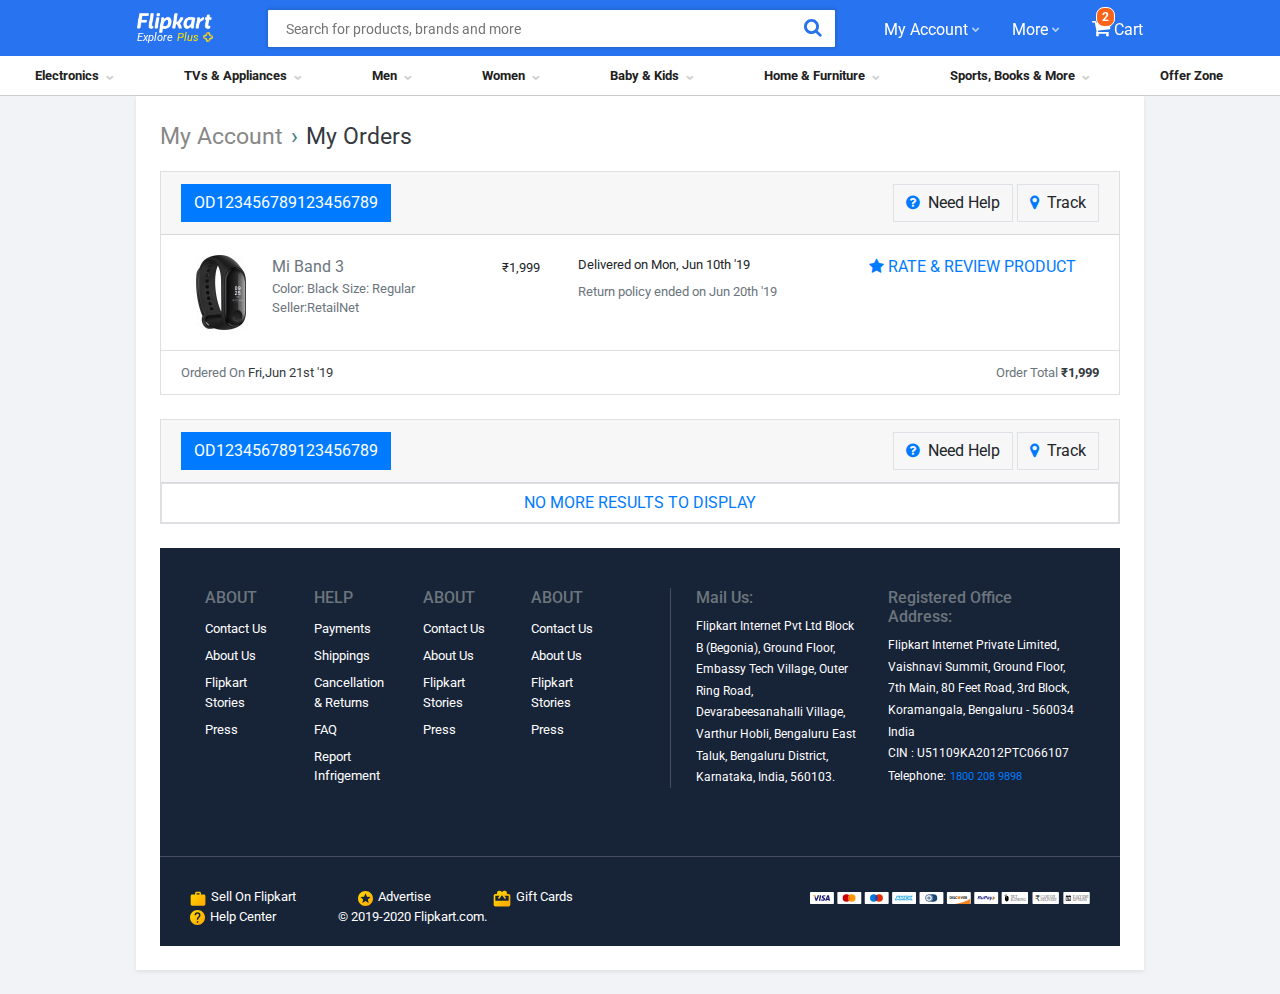
<file: account_orders.html>
<!doctype html>
<html lang="en">
	<head>
		<!-- Required meta tags -->
		<meta charset="utf-8">
		<meta name="viewport" content="width=device-width, initial-scale=1, shrink-to-fit=no">

		<!-- Bootstrap CSS -->
		<link rel="stylesheet" href="css/bootstrap.min.css">
		<link rel="stylesheet" href="css/bootstrap-slider.css">
		<link rel="stylesheet" href="https://cdnjs.cloudflare.com/ajax/libs/font-awesome/4.7.0/css/font-awesome.min.css">
		<link href="https://fonts.googleapis.com/css?family=Roboto" rel="stylesheet">
		<link rel="shortcut icon" href="favicon.ico">
		<title>Online Shopping Site for Mobiles, Electronics, Furniture, Grocery, Lifestyle, Books &amp; More. Best Offers!</title>
		<link rel="stylesheet" type="text/css" href="css/jquery.simpleLens.css">
		<link rel="stylesheet" type="text/css" href="css/jquery.simpleGallery.css">
	
		<link rel="stylesheet" href="css/style.css">
	</head>
	<body>
		<!-- The Modal -->
		<div class="modal" id="myModal">
			<div class="modal-dialog modal-lg">
				<div class="modal-content">
					<button type="button" class="close" data-dismiss="modal">&times;</button>
					<!-- Modal body -->
					<div class="modal-body">
						<div class="row">
							<div class="col-md-5 bg-primary text-white modalpadding modalpadding_img">
								<h2 class="">Login</h2>
								<p>Get access to your Orders, Wishlist and Recomendations</p>
		
							</div>
							<div class="col-md-7 bg-white modalpadding modalpaddinglogin">
								<form class="loginform">
									<div class="form-group" style="margin-bottom:40px;">
										<span class="text-secondary">Enter Email/Mobile Number</span>
										<input autocomplete="off" type="text" name="email" class="form-control">
									</div>
									<div class="form-group" style="margin-bottom:20px;">
										<span class="text-secondary">Enter Password</span>
										<input autocomplete="off" type="password" name="password" class="form-control">
										<a href="btn btn-link" class="forgot">Forgot?</a>
									</div>
									<div class="form-group">										
										<input type="submit" name="submit" class="btn btn-lg text-white btn-warning btn-block" value="Login">
									</div>
								</form>
								<a href="#" class="btn btn-lg text-primary btn-white btn-block newtofk">New to Flipkart? Sign up</a>
							</div>
						</div>
					</div>
				</div>
			</div>
		</div>
		<header>
			<div class="header_top">
				<div class="row">
					<div class="col-md-1">
					</div>
					<div class="col-md-7">
						<div class="row">
							<div class="col-md-2">
								<a href="#" class="a_logo">
									<img width="75" src="img/flipkart.png">
									<div class="a_ep">
										<span class="ep explore">Explore</span> <span class="ep plus">Plus</span>
										<img width="10" src="img/plus.png">
									</div>					
								</a>
							</div>
							<div class="col-md-10">
								<form class="search_form">
									<input class="search_box" autocomplete="off" type="text" name="search" placeholder="Search for products, brands and more">
									<button type="submit" class="btn search_btn">
										<i class="fa fa-search"></i>
									</button>
									<div class="a_search_list">
										<ul class="nav flex-column recentul">
											<li class="nav-item">
												<a class="nav-link" href="#"><i class="fa fa-refresh text-secondary"></i> Core i9</a>
											</li>
											<li class="nav-item">
												<a class="nav-link" href="#"><i class="fa fa-refresh text-secondary"></i> pendrive</a>
											</li>
											<li class="nav-item">
												<a class="nav-link" href="#"><i class="fa fa-refresh text-secondary"></i> laptop</a>
											</li>
											<li class="nav-item">
												<a class="nav-link" href="#"><i class="fa fa-refresh text-secondary"></i> laptop</a>
											</li>
										</ul>
										<h6 class="text-secondary">Trending</h6>
										<ul class="nav flex-column">
											<li class="nav-item">
												<a class="nav-link" href="#"><i class="fa fa-search"></i> mobiles</a>
											</li>
											<li class="nav-item">
												<a class="nav-link" href="#"><i class="fa fa-search"></i> mobiles</a>
											</li>
											<li class="nav-item">
												<a class="nav-link" href="#"><i class="fa fa-search"></i> laptops</a>
											</li>
											<li class="nav-item">
												<a class="nav-link" href="#"><i class="fa fa-search"></i> television</a>
											</li>
											<li class="nav-item">
												<a class="nav-link" href="#"><i class="fa fa-search"></i> washing machines</a>
											</li>
											<li class="nav-item">
												<a class="nav-link" href="#"><i class="fa fa-search"></i> refigerators</a>
											</li>
											<li class="nav-item">
												<a class="nav-link" href="#"><i class="fa fa-search"></i> shoes</a>
											</li>
											<li class="nav-item">
												<a class="nav-link" href="#"><i class="fa fa-search"></i> sarees</a>
											</li>
										</ul>
									</div>
								</form>
							</div>
						</div>
						
						
					</div>
					<div class="col-md-4">
						<ul class="nav nav-pills a_top_nav">
							<li class="nav-item">
								<a class="nav-link have_chevron_mouseover" href="#">My Account <i class="fa fa-chevron-down"></i></a>
								<ul class="nav flex-column submenu">
									<li class="nav-item">
										<span class="triangleup"></span>
										<a class="nav-link" href="#"><i class="fa fa-bell"></i> My Profile</a>
									</li>
									<li class="nav-item">
										<a class="nav-link" href="#"><i class="fa fa-briefcase"></i> Flipkart Plus Zone</a>
									</li>
									<li class="nav-item">
										<a class="nav-link" href="#"><i class="fa fa-question-circle"></i> Game Zone</a>
									</li>
									<li class="nav-item">
										<a class="nav-link" href="#"><i class="fa fa-line-chart "></i> Orders</a>
									</li>
									<li class="nav-item">
										<a class="nav-link" href="#"><i class="fa fa-download"></i> Wishlist</a>
									</li>
									<li class="nav-item">
										<a class="nav-link" href="#"><i class="fa fa-download"></i> My Chat</a>
									</li>
									<li class="nav-item">
										<a class="nav-link" href="#"><i class="fa fa-download"></i> Gift Cards</a>
									</li>
									<li class="nav-item">
										<a class="nav-link" href="#"><i class="fa fa-download"></i> Notitfications</a>
									</li>
									<li class="nav-item">
										<a class="nav-link" href="#"><i class="fa fa-download"></i> Logout</a>
									</li>
								</ul>
							</li>
							<!--
							<li class="nav-item">
								<a class="nav-link" href="#" data-toggle="modal" data-target="#myModal">Login &amp; Signup</a>
							</li>
							-->
							<li class="nav-item">
								<a class="nav-link have_chevron_mouseover" href="#">More <i class="fa fa-chevron-down"></i></a>
								<ul class="nav flex-column submenu">
									<li class="nav-item">
										<span class="triangleup"></span>
										<a class="nav-link" href="#"><i class="fa fa-bell"></i> Notification Preferences</a>
									</li>
									<li class="nav-item">
										<a class="nav-link" href="#"><i class="fa fa-briefcase"></i> Sell on Flipkart</a>
									</li>
									<li class="nav-item">
										<a class="nav-link" href="#"><i class="fa fa-question-circle"></i> 24x7 Customer Support</a>
									</li>
									<li class="nav-item">
										<a class="nav-link" href="#"><i class="fa fa-line-chart "></i> Advertise</a>
									</li>
									<li class="nav-item">
										<a class="nav-link" href="#"><i class="fa fa-download"></i> Download App</a>
									</li>
								</ul>
							</li>
							<li class="nav-item">
								<a style="position:relative;" class="nav-link" href="#"><span class="badge badge-light a_bg_orange a_cart_count text-white">2</span> <i class="fa fa-shopping-cart"></i> Cart</a>
							</li>
						</ul>
					</div>
				</div>							
			</div>
			<div class="header_bottom header_bottom_nav">
				<ul class="nav header_bottom_nav_ul">
					<li class="nav-item have_chevron_mouseover">
						<a class="nav-link" href="#">Electronics <i class="fa fa-chevron-down"></i></a>
						<div class="category_submenu position-absolute shadow-sm mt-0 ml-5 mr-5">
							<div class="row">
								<div class="col a_wht">
									<h6> Electronics <i class="fa fa-caret-right"></i></h6>
									<ul>
										<li>
											<a href="#">MI</a>
										</li>
										<li>
											<a href="#">RealMe</a>
										</li>
										<li>
											<a href="#">Samsung</a>
										</li>
										<li>
											<a href="#">Infinix</a>
										</li>
										<li>
											<a href="#">Oppo </a>
										</li>
										<li>
											<a href="#">Apple</a>
										</li>
										<li>
											<a href="#">Vivo</a>
										</li>
										<li>
											<a href="#">Honor</a>
										</li>
										<li>
											<a href="#">Asus</a>
										</li>
										<li>
											<a href="#">Samsung S10 Series</a>
										</li>
										<li>
											<a href="#">Redme Note 7 Pro</a>
										</li>
										<li>
											<a href="#">Redmi Go</a>
										</li>
										<li>
											<a href="#">RealMe C2</a>
										</li>
										<li>
											<a href="#">Infinix Smart 3 Plus</a>
										</li>
										<li>
											<a href="#">Vivo V15</a>
										</li>
										<li>
											<a href="#">Vivo V15</a>
										</li>
										<li>
											<a href="#">Vivo V15</a>
										</li>
										<li>
											<a href="#">Vivo V15</a>
										</li>
									</ul>
								</div>
								<div class="col a_gry">
									<h6> Mobiles <i class="fa fa-caret-right"></i></h6>
									<ul>
										<li>
											<a href="#">MI</a>
										</li>
										<li>
											<a href="#">RealMe</a>
										</li>
										<li>
											<a href="#">Samsung</a>
										</li>
										<li>
											<a href="#">Infinix</a>
										</li>
										<li>
											<a href="#">Oppo </a>
										</li>
										<li>
											<a href="#">Apple</a>
										</li>
										<li>
											<a href="#">Vivo</a>
										</li>
										<li>
											<a href="#">Honor</a>
										</li>
										<li>
											<a href="#">Asus</a>
										</li>
										<li>
											<a href="#">Samsung S10 Series</a>
										</li>
										<li>
											<a href="#">Redme Note 7 Pro</a>
										</li>
										<li>
											<a href="#">Redmi Go</a>
										</li>
										<li>
											<a href="#">RealMe C2</a>
										</li>
										<li>
											<a href="#">Infinix Smart 3 Plus</a>
										</li>
										<li>
											<a href="#">Vivo V15</a>
										</li>
										<li>
											<a href="#">Vivo V15</a>
										</li>
										<li>
											<a href="#">Vivo V15</a>
										</li>
										<li>
											<a href="#">Vivo V15</a>
										</li>
									</ul>
								</div>
								<div class="col a_wht">
									<h6> Mobiles <i class="fa fa-caret-right"></i></h6>
									<ul>
										<li>
											<a href="#">MI</a>
										</li>
										<li>
											<a href="#">RealMe</a>
										</li>
										<li>
											<a href="#">Samsung</a>
										</li>
										<li>
											<a href="#">Infinix</a>
										</li>
										<li>
											<a href="#">Oppo </a>
										</li>
										<li>
											<a href="#">Apple</a>
										</li>
										<li>
											<a href="#">Vivo</a>
										</li>
										<li>
											<a href="#">Honor</a>
										</li>
										<li>
											<a href="#">Asus</a>
										</li>
										<li>
											<a href="#">Samsung S10 Series</a>
										</li>
										<li>
											<a href="#">Redme Note 7 Pro</a>
										</li>
										<li>
											<a href="#">Redmi Go</a>
										</li>
										<li>
											<a href="#">RealMe C2</a>
										</li>
										<li>
											<a href="#">Infinix Smart 3 Plus</a>
										</li>
										<li>
											<a href="#">Vivo V15</a>
										</li>
										<li>
											<a href="#">Vivo V15</a>
										</li>
										<li>
											<a href="#">Vivo V15</a>
										</li>
										<li>
											<a href="#">Vivo V15</a>
										</li>
									</ul>
								</div>
								<div class="col a_gry">
									<h6> Mobiles <i class="fa fa-caret-right"></i></h6>
									<ul>
										<li>
											<a href="#">MI</a>
										</li>
										<li>
											<a href="#">RealMe</a>
										</li>
										<li>
											<a href="#">Samsung</a>
										</li>
										<li>
											<a href="#">Infinix</a>
										</li>
										<li>
											<a href="#">Oppo </a>
										</li>
										<li>
											<a href="#">Apple</a>
										</li>
										<li>
											<a href="#">Vivo</a>
										</li>
										<li>
											<a href="#">Honor</a>
										</li>
										<li>
											<a href="#">Asus</a>
										</li>
										<li>
											<a href="#">Samsung S10 Series</a>
										</li>
										<li>
											<a href="#">Redme Note 7 Pro</a>
										</li>
										<li>
											<a href="#">Redmi Go</a>
										</li>
										<li>
											<a href="#">RealMe C2</a>
										</li>
										<li>
											<a href="#">Infinix Smart 3 Plus</a>
										</li>
										<li>
											<a href="#">Vivo V15</a>
										</li>
										<li>
											<a href="#">Vivo V15</a>
										</li>
										<li>
											<a href="#">Vivo V15</a>
										</li>
										<li>
											<a href="#">Vivo V15</a>
										</li>
									</ul>
								</div>
								<div class="col a_wht">
									<h6> Mobiles <i class="fa fa-caret-right"></i></h6>
									<ul>
										<li>
											<a href="#">MI</a>
										</li>
										<li>
											<a href="#">RealMe</a>
										</li>
										<li>
											<a href="#">Samsung</a>
										</li>
										<li>
											<a href="#">Infinix</a>
										</li>
										<li>
											<a href="#">Oppo </a>
										</li>
										<li>
											<a href="#">Apple</a>
										</li>
										<li>
											<a href="#">Vivo</a>
										</li>
										<li>
											<a href="#">Honor</a>
										</li>
										<li>
											<a href="#">Asus</a>
										</li>
										<li>
											<a href="#">Samsung S10 Series</a>
										</li>
										<li>
											<a href="#">Redme Note 7 Pro</a>
										</li>
										<li>
											<a href="#">Redmi Go</a>
										</li>
										<li>
											<a href="#">RealMe C2</a>
										</li>
										<li>
											<a href="#">Infinix Smart 3 Plus</a>
										</li>
										<li>
											<a href="#">Vivo V15</a>
										</li>
										<li>
											<a href="#">Vivo V15</a>
										</li>
										<li>
											<a href="#">Vivo V15</a>
										</li>
										<li>
											<a href="#">Vivo V15</a>
										</li>
									</ul>
								</div>
							</div>
						</div>
					</li>
			
					<li class="nav-item have_chevron_mouseover">
						<a class="nav-link" href="#">TVs &amp; Appliances <i class="fa fa-chevron-down"></i></a>
						<div class="category_submenu position-absolute shadow-sm mt-0 ml-5 mr-5 a_tvnappliaces">
							<div class="row">
								<div class="col a_wht">
									<h6> Tv &amp; Appliances <i class="fa fa-caret-right"></i></h6>
									<ul>
										<li>
											<a href="#">MI</a>
										</li>
										<li>
											<a href="#">RealMe</a>
										</li>
										<li>
											<a href="#">Samsung</a>
										</li>
										<li>
											<a href="#">Infinix</a>
										</li>
										<li>
											<a href="#">Oppo </a>
										</li>
										<li>
											<a href="#">Apple</a>
										</li>
										<li>
											<a href="#">Vivo</a>
										</li>
										<li>
											<a href="#">Honor</a>
										</li>
										<li>
											<a href="#">Asus</a>
										</li>
										<li>
											<a href="#">Samsung S10 Series</a>
										</li>
										<li>
											<a href="#">Redme Note 7 Pro</a>
										</li>
										<li>
											<a href="#">Redmi Go</a>
										</li>
										<li>
											<a href="#">RealMe C2</a>
										</li>
										<li>
											<a href="#">Infinix Smart 3 Plus</a>
										</li>
										<li>
											<a href="#">Vivo V15</a>
										</li>
										<li>
											<a href="#">Vivo V15</a>
										</li>
										<li>
											<a href="#">Vivo V15</a>
										</li>
										<li>
											<a href="#">Vivo V15</a>
										</li>
									</ul>
								</div>
								<div class="col a_gry">
									<h6> Mobiles <i class="fa fa-caret-right"></i></h6>
									<ul>
										<li>
											<a href="#">MI</a>
										</li>
										<li>
											<a href="#">RealMe</a>
										</li>
										<li>
											<a href="#">Samsung</a>
										</li>
										<li>
											<a href="#">Infinix</a>
										</li>
										<li>
											<a href="#">Oppo </a>
										</li>
										<li>
											<a href="#">Apple</a>
										</li>
										<li>
											<a href="#">Vivo</a>
										</li>
										<li>
											<a href="#">Honor</a>
										</li>
										<li>
											<a href="#">Asus</a>
										</li>
										<li>
											<a href="#">Samsung S10 Series</a>
										</li>
										<li>
											<a href="#">Redme Note 7 Pro</a>
										</li>
										<li>
											<a href="#">Redmi Go</a>
										</li>
										<li>
											<a href="#">RealMe C2</a>
										</li>
										<li>
											<a href="#">Infinix Smart 3 Plus</a>
										</li>
										<li>
											<a href="#">Vivo V15</a>
										</li>
										<li>
											<a href="#">Vivo V15</a>
										</li>
										<li>
											<a href="#">Vivo V15</a>
										</li>
										<li>
											<a href="#">Vivo V15</a>
										</li>
									</ul>
								</div>
								<div class="col a_wht">
									<h6> Mobiles <i class="fa fa-caret-right"></i></h6>
									<ul>
										<li>
											<a href="#">MI</a>
										</li>
										<li>
											<a href="#">RealMe</a>
										</li>
										<li>
											<a href="#">Samsung</a>
										</li>
										<li>
											<a href="#">Infinix</a>
										</li>
										<li>
											<a href="#">Oppo </a>
										</li>
										<li>
											<a href="#">Apple</a>
										</li>
										<li>
											<a href="#">Vivo</a>
										</li>
										<li>
											<a href="#">Honor</a>
										</li>
										<li>
											<a href="#">Asus</a>
										</li>
										<li>
											<a href="#">Samsung S10 Series</a>
										</li>
										<li>
											<a href="#">Redme Note 7 Pro</a>
										</li>
										<li>
											<a href="#">Redmi Go</a>
										</li>
										<li>
											<a href="#">RealMe C2</a>
										</li>
										<li>
											<a href="#">Infinix Smart 3 Plus</a>
										</li>
										<li>
											<a href="#">Vivo V15</a>
										</li>
										<li>
											<a href="#">Vivo V15</a>
										</li>
										<li>
											<a href="#">Vivo V15</a>
										</li>
										<li>
											<a href="#">Vivo V15</a>
										</li>
									</ul>
								</div>
								<div class="col a_gry">
									<h6> Mobiles <i class="fa fa-caret-right"></i></h6>
									<ul>
										<li>
											<a href="#">MI</a>
										</li>
										<li>
											<a href="#">RealMe</a>
										</li>
										<li>
											<a href="#">Samsung</a>
										</li>
										<li>
											<a href="#">Infinix</a>
										</li>
										<li>
											<a href="#">Oppo </a>
										</li>
										<li>
											<a href="#">Apple</a>
										</li>
										<li>
											<a href="#">Vivo</a>
										</li>
										<li>
											<a href="#">Honor</a>
										</li>
										<li>
											<a href="#">Asus</a>
										</li>
										<li>
											<a href="#">Samsung S10 Series</a>
										</li>
										<li>
											<a href="#">Redme Note 7 Pro</a>
										</li>
										<li>
											<a href="#">Redmi Go</a>
										</li>
										<li>
											<a href="#">RealMe C2</a>
										</li>
										<li>
											<a href="#">Infinix Smart 3 Plus</a>
										</li>
										<li>
											<a href="#">Vivo V15</a>
										</li>
										<li>
											<a href="#">Vivo V15</a>
										</li>
										<li>
											<a href="#">Vivo V15</a>
										</li>
										<li>
											<a href="#">Vivo V15</a>
										</li>
									</ul>
								</div>
								<div class="col a_wht">
									<h6> Appliances <i class="fa fa-caret-right"></i></h6>
									<ul>
										<li>
											<a href="#">MI</a>
										</li>
										<li>
											<a href="#">RealMe</a>
										</li>
										<li>
											<a href="#">Samsung</a>
										</li>
										<li>
											<a href="#">Infinix</a>
										</li>
										<li>
											<a href="#">Oppo </a>
										</li>
										<li>
											<a href="#">Apple</a>
										</li>
										<li>
											<a href="#">Vivo</a>
										</li>
										<li>
											<a href="#">Honor</a>
										</li>
										<li>
											<a href="#">Asus</a>
										</li>
										<li>
											<a href="#">Samsung S10 Series</a>
										</li>
										<li>
											<a href="#">Redme Note 7 Pro</a>
										</li>
										<li>
											<a href="#">Redmi Go</a>
										</li>
										<li>
											<a href="#">RealMe C2</a>
										</li>
										<li>
											<a href="#">Infinix Smart 3 Plus</a>
										</li>
										<li>
											<a href="#">Vivo V15</a>
										</li>
										<li>
											<a href="#">Vivo V15</a>
										</li>
										<li>
											<a href="#">Vivo V15</a>
										</li>
										<li>
											<a href="#">Vivo V15</a>
										</li>
									</ul>
								</div>
							</div>
						</div>
					</li>
					<li class="nav-item have_chevron_mouseover">
						<a class="nav-link" href="#">Men <i class="fa fa-chevron-down"></i></a>
						<div class="category_submenu position-absolute shadow-sm mt-0 ml-5 mr-5 a_men">
							<div class="row">
								<div class="col a_wht">
									<h6> Mens <i class="fa fa-caret-right"></i></h6>
									<ul>
										<li>
											<a href="#">MI</a>
										</li>
										<li>
											<a href="#">RealMe</a>
										</li>
										<li>
											<a href="#">Samsung</a>
										</li>
										<li>
											<a href="#">Infinix</a>
										</li>
										<li>
											<a href="#">Oppo </a>
										</li>
										<li>
											<a href="#">Apple</a>
										</li>
										<li>
											<a href="#">Vivo</a>
										</li>
										<li>
											<a href="#">Honor</a>
										</li>
										<li>
											<a href="#">Asus</a>
										</li>
										<li>
											<a href="#">Samsung S10 Series</a>
										</li>
										<li>
											<a href="#">Redme Note 7 Pro</a>
										</li>
										<li>
											<a href="#">Redmi Go</a>
										</li>
										<li>
											<a href="#">RealMe C2</a>
										</li>
										<li>
											<a href="#">Infinix Smart 3 Plus</a>
										</li>
										<li>
											<a href="#">Vivo V15</a>
										</li>
										<li>
											<a href="#">Vivo V15</a>
										</li>
										<li>
											<a href="#">Vivo V15</a>
										</li>
										<li>
											<a href="#">Vivo V15</a>
										</li>
									</ul>
								</div>
								<div class="col a_gry">
									<h6> Mobiles <i class="fa fa-caret-right"></i></h6>
									<ul>
										<li>
											<a href="#">MI</a>
										</li>
										<li>
											<a href="#">RealMe</a>
										</li>
										<li>
											<a href="#">Samsung</a>
										</li>
										<li>
											<a href="#">Infinix</a>
										</li>
										<li>
											<a href="#">Oppo </a>
										</li>
										<li>
											<a href="#">Apple</a>
										</li>
										<li>
											<a href="#">Vivo</a>
										</li>
										<li>
											<a href="#">Honor</a>
										</li>
										<li>
											<a href="#">Asus</a>
										</li>
										<li>
											<a href="#">Samsung S10 Series</a>
										</li>
										<li>
											<a href="#">Redme Note 7 Pro</a>
										</li>
										<li>
											<a href="#">Redmi Go</a>
										</li>
										<li>
											<a href="#">RealMe C2</a>
										</li>
										<li>
											<a href="#">Infinix Smart 3 Plus</a>
										</li>
										<li>
											<a href="#">Vivo V15</a>
										</li>
										<li>
											<a href="#">Vivo V15</a>
										</li>
										<li>
											<a href="#">Vivo V15</a>
										</li>
										<li>
											<a href="#">Vivo V15</a>
										</li>
									</ul>
								</div>
								<div class="col a_wht">
									<h6> Mobiles <i class="fa fa-caret-right"></i></h6>
									<ul>
										<li>
											<a href="#">MI</a>
										</li>
										<li>
											<a href="#">RealMe</a>
										</li>
										<li>
											<a href="#">Samsung</a>
										</li>
										<li>
											<a href="#">Infinix</a>
										</li>
										<li>
											<a href="#">Oppo </a>
										</li>
										<li>
											<a href="#">Apple</a>
										</li>
										<li>
											<a href="#">Vivo</a>
										</li>
										<li>
											<a href="#">Honor</a>
										</li>
										<li>
											<a href="#">Asus</a>
										</li>
										<li>
											<a href="#">Samsung S10 Series</a>
										</li>
										<li>
											<a href="#">Redme Note 7 Pro</a>
										</li>
										<li>
											<a href="#">Redmi Go</a>
										</li>
										<li>
											<a href="#">RealMe C2</a>
										</li>
										<li>
											<a href="#">Infinix Smart 3 Plus</a>
										</li>
										<li>
											<a href="#">Vivo V15</a>
										</li>
										<li>
											<a href="#">Vivo V15</a>
										</li>
										<li>
											<a href="#">Vivo V15</a>
										</li>
										<li>
											<a href="#">Vivo V15</a>
										</li>
									</ul>
								</div>
								<div class="col a_gry">
									<h6> Mobiles <i class="fa fa-caret-right"></i></h6>
									<ul>
										<li>
											<a href="#">MI</a>
										</li>
										<li>
											<a href="#">RealMe</a>
										</li>
										<li>
											<a href="#">Samsung</a>
										</li>
										<li>
											<a href="#">Infinix</a>
										</li>
										<li>
											<a href="#">Oppo </a>
										</li>
										<li>
											<a href="#">Apple</a>
										</li>
										<li>
											<a href="#">Vivo</a>
										</li>
										<li>
											<a href="#">Honor</a>
										</li>
										<li>
											<a href="#">Asus</a>
										</li>
										<li>
											<a href="#">Samsung S10 Series</a>
										</li>
										<li>
											<a href="#">Redme Note 7 Pro</a>
										</li>
										<li>
											<a href="#">Redmi Go</a>
										</li>
										<li>
											<a href="#">RealMe C2</a>
										</li>
										<li>
											<a href="#">Infinix Smart 3 Plus</a>
										</li>
										<li>
											<a href="#">Vivo V15</a>
										</li>
										<li>
											<a href="#">Vivo V15</a>
										</li>
										<li>
											<a href="#">Vivo V15</a>
										</li>
										<li>
											<a href="#">Vivo V15</a>
										</li>
									</ul>
								</div>
								<div class="col a_wht">
									<h6> Mobiles <i class="fa fa-caret-right"></i></h6>
									<ul>
										<li>
											<a href="#">MI</a>
										</li>
										<li>
											<a href="#">RealMe</a>
										</li>
										<li>
											<a href="#">Samsung</a>
										</li>
										<li>
											<a href="#">Infinix</a>
										</li>
										<li>
											<a href="#">Oppo </a>
										</li>
										<li>
											<a href="#">Apple</a>
										</li>
										<li>
											<a href="#">Vivo</a>
										</li>
										<li>
											<a href="#">Honor</a>
										</li>
										<li>
											<a href="#">Asus</a>
										</li>
										<li>
											<a href="#">Samsung S10 Series</a>
										</li>
										<li>
											<a href="#">Redme Note 7 Pro</a>
										</li>
										<li>
											<a href="#">Redmi Go</a>
										</li>
										<li>
											<a href="#">RealMe C2</a>
										</li>
										<li>
											<a href="#">Infinix Smart 3 Plus</a>
										</li>
										<li>
											<a href="#">Vivo V15</a>
										</li>
										<li>
											<a href="#">Vivo V15</a>
										</li>
										<li>
											<a href="#">Vivo V15</a>
										</li>
										<li>
											<a href="#">Vivo V15</a>
										</li>
									</ul>
								</div>
							</div>
						</div>
					</li>
					<li class="nav-item have_chevron_mouseover">
						<a class="nav-link" href="#">Women <i class="fa fa-chevron-down"></i></a>
						<div class="category_submenu position-absolute shadow-sm mt-0 ml-5 mr-5">
							<div class="row">
								<div class="col a_wht">
									<h6> Women <i class="fa fa-caret-right"></i></h6>
									<ul>
										<li>
											<a href="#">MI</a>
										</li>
										<li>
											<a href="#">RealMe</a>
										</li>
										<li>
											<a href="#">Samsung</a>
										</li>
										<li>
											<a href="#">Infinix</a>
										</li>
										<li>
											<a href="#">Oppo </a>
										</li>
										<li>
											<a href="#">Apple</a>
										</li>
										<li>
											<a href="#">Vivo</a>
										</li>
										<li>
											<a href="#">Honor</a>
										</li>
										<li>
											<a href="#">Asus</a>
										</li>
										<li>
											<a href="#">Samsung S10 Series</a>
										</li>
										<li>
											<a href="#">Redme Note 7 Pro</a>
										</li>
										<li>
											<a href="#">Redmi Go</a>
										</li>
										<li>
											<a href="#">RealMe C2</a>
										</li>
										<li>
											<a href="#">Infinix Smart 3 Plus</a>
										</li>
										<li>
											<a href="#">Vivo V15</a>
										</li>
										<li>
											<a href="#">Vivo V15</a>
										</li>
										<li>
											<a href="#">Vivo V15</a>
										</li>
										<li>
											<a href="#">Vivo V15</a>
										</li>
									</ul>
								</div>
								<div class="col a_gry">
									<h6> Mobiles <i class="fa fa-caret-right"></i></h6>
									<ul>
										<li>
											<a href="#">MI</a>
										</li>
										<li>
											<a href="#">RealMe</a>
										</li>
										<li>
											<a href="#">Samsung</a>
										</li>
										<li>
											<a href="#">Infinix</a>
										</li>
										<li>
											<a href="#">Oppo </a>
										</li>
										<li>
											<a href="#">Apple</a>
										</li>
										<li>
											<a href="#">Vivo</a>
										</li>
										<li>
											<a href="#">Honor</a>
										</li>
										<li>
											<a href="#">Asus</a>
										</li>
										<li>
											<a href="#">Samsung S10 Series</a>
										</li>
										<li>
											<a href="#">Redme Note 7 Pro</a>
										</li>
										<li>
											<a href="#">Redmi Go</a>
										</li>
										<li>
											<a href="#">RealMe C2</a>
										</li>
										<li>
											<a href="#">Infinix Smart 3 Plus</a>
										</li>
										<li>
											<a href="#">Vivo V15</a>
										</li>
										<li>
											<a href="#">Vivo V15</a>
										</li>
										<li>
											<a href="#">Vivo V15</a>
										</li>
										<li>
											<a href="#">Vivo V15</a>
										</li>
									</ul>
								</div>
								<div class="col a_wht">
									<h6> Mobiles <i class="fa fa-caret-right"></i></h6>
									<ul>
										<li>
											<a href="#">MI</a>
										</li>
										<li>
											<a href="#">RealMe</a>
										</li>
										<li>
											<a href="#">Samsung</a>
										</li>
										<li>
											<a href="#">Infinix</a>
										</li>
										<li>
											<a href="#">Oppo </a>
										</li>
										<li>
											<a href="#">Apple</a>
										</li>
										<li>
											<a href="#">Vivo</a>
										</li>
										<li>
											<a href="#">Honor</a>
										</li>
										<li>
											<a href="#">Asus</a>
										</li>
										<li>
											<a href="#">Samsung S10 Series</a>
										</li>
										<li>
											<a href="#">Redme Note 7 Pro</a>
										</li>
										<li>
											<a href="#">Redmi Go</a>
										</li>
										<li>
											<a href="#">RealMe C2</a>
										</li>
										<li>
											<a href="#">Infinix Smart 3 Plus</a>
										</li>
										<li>
											<a href="#">Vivo V15</a>
										</li>
										<li>
											<a href="#">Vivo V15</a>
										</li>
										<li>
											<a href="#">Vivo V15</a>
										</li>
										<li>
											<a href="#">Vivo V15</a>
										</li>
									</ul>
								</div>
								<div class="col a_gry">
									<h6> Mobiles <i class="fa fa-caret-right"></i></h6>
									<ul>
										<li>
											<a href="#">MI</a>
										</li>
										<li>
											<a href="#">RealMe</a>
										</li>
										<li>
											<a href="#">Samsung</a>
										</li>
										<li>
											<a href="#">Infinix</a>
										</li>
										<li>
											<a href="#">Oppo </a>
										</li>
										<li>
											<a href="#">Apple</a>
										</li>
										<li>
											<a href="#">Vivo</a>
										</li>
										<li>
											<a href="#">Honor</a>
										</li>
										<li>
											<a href="#">Asus</a>
										</li>
										<li>
											<a href="#">Samsung S10 Series</a>
										</li>
										<li>
											<a href="#">Redme Note 7 Pro</a>
										</li>
										<li>
											<a href="#">Redmi Go</a>
										</li>
										<li>
											<a href="#">RealMe C2</a>
										</li>
										<li>
											<a href="#">Infinix Smart 3 Plus</a>
										</li>
										<li>
											<a href="#">Vivo V15</a>
										</li>
										<li>
											<a href="#">Vivo V15</a>
										</li>
										<li>
											<a href="#">Vivo V15</a>
										</li>
										<li>
											<a href="#">Vivo V15</a>
										</li>
									</ul>
								</div>
								<div class="col a_wht">
									<h6> Mobiles <i class="fa fa-caret-right"></i></h6>
									<ul>
										<li>
											<a href="#">MI</a>
										</li>
										<li>
											<a href="#">RealMe</a>
										</li>
										<li>
											<a href="#">Samsung</a>
										</li>
										<li>
											<a href="#">Infinix</a>
										</li>
										<li>
											<a href="#">Oppo </a>
										</li>
										<li>
											<a href="#">Apple</a>
										</li>
										<li>
											<a href="#">Vivo</a>
										</li>
										<li>
											<a href="#">Honor</a>
										</li>
										<li>
											<a href="#">Asus</a>
										</li>
										<li>
											<a href="#">Samsung S10 Series</a>
										</li>
										<li>
											<a href="#">Redme Note 7 Pro</a>
										</li>
										<li>
											<a href="#">Redmi Go</a>
										</li>
										<li>
											<a href="#">RealMe C2</a>
										</li>
										<li>
											<a href="#">Infinix Smart 3 Plus</a>
										</li>
										<li>
											<a href="#">Vivo V15</a>
										</li>
										<li>
											<a href="#">Vivo V15</a>
										</li>
										<li>
											<a href="#">Vivo V15</a>
										</li>
										<li>
											<a href="#">Vivo V15</a>
										</li>
									</ul>
								</div>
							</div>
						</div>
					</li>
					<li class="nav-item have_chevron_mouseover">
						<a class="nav-link" href="#">Baby &amp; Kids <i class="fa fa-chevron-down"></i></a>
						<div class="category_submenu position-absolute shadow-sm mt-0 ml-5 mr-5">
							<div class="row">
								<div class="col a_wht">
									<h6> Baby &amp; Kids <i class="fa fa-caret-right"></i></h6>
									<ul>
										<li>
											<a href="#">MI</a>
										</li>
										<li>
											<a href="#">RealMe</a>
										</li>
										<li>
											<a href="#">Samsung</a>
										</li>
										<li>
											<a href="#">Infinix</a>
										</li>
										<li>
											<a href="#">Oppo </a>
										</li>
										<li>
											<a href="#">Apple</a>
										</li>
										<li>
											<a href="#">Vivo</a>
										</li>
										<li>
											<a href="#">Honor</a>
										</li>
										<li>
											<a href="#">Asus</a>
										</li>
										<li>
											<a href="#">Samsung S10 Series</a>
										</li>
										<li>
											<a href="#">Redme Note 7 Pro</a>
										</li>
										<li>
											<a href="#">Redmi Go</a>
										</li>
										<li>
											<a href="#">RealMe C2</a>
										</li>
										<li>
											<a href="#">Infinix Smart 3 Plus</a>
										</li>
										<li>
											<a href="#">Vivo V15</a>
										</li>
										<li>
											<a href="#">Vivo V15</a>
										</li>
										<li>
											<a href="#">Vivo V15</a>
										</li>
										<li>
											<a href="#">Vivo V15</a>
										</li>
									</ul>
								</div>
								<div class="col a_gry">
									<h6> Mobiles <i class="fa fa-caret-right"></i></h6>
									<ul>
										<li>
											<a href="#">MI</a>
										</li>
										<li>
											<a href="#">RealMe</a>
										</li>
										<li>
											<a href="#">Samsung</a>
										</li>
										<li>
											<a href="#">Infinix</a>
										</li>
										<li>
											<a href="#">Oppo </a>
										</li>
										<li>
											<a href="#">Apple</a>
										</li>
										<li>
											<a href="#">Vivo</a>
										</li>
										<li>
											<a href="#">Honor</a>
										</li>
										<li>
											<a href="#">Asus</a>
										</li>
										<li>
											<a href="#">Samsung S10 Series</a>
										</li>
										<li>
											<a href="#">Redme Note 7 Pro</a>
										</li>
										<li>
											<a href="#">Redmi Go</a>
										</li>
										<li>
											<a href="#">RealMe C2</a>
										</li>
										<li>
											<a href="#">Infinix Smart 3 Plus</a>
										</li>
										<li>
											<a href="#">Vivo V15</a>
										</li>
										<li>
											<a href="#">Vivo V15</a>
										</li>
										<li>
											<a href="#">Vivo V15</a>
										</li>
										<li>
											<a href="#">Vivo V15</a>
										</li>
									</ul>
								</div>
								<div class="col a_wht">
									<h6> Mobiles <i class="fa fa-caret-right"></i></h6>
									<ul>
										<li>
											<a href="#">MI</a>
										</li>
										<li>
											<a href="#">RealMe</a>
										</li>
										<li>
											<a href="#">Samsung</a>
										</li>
										<li>
											<a href="#">Infinix</a>
										</li>
										<li>
											<a href="#">Oppo </a>
										</li>
										<li>
											<a href="#">Apple</a>
										</li>
										<li>
											<a href="#">Vivo</a>
										</li>
										<li>
											<a href="#">Honor</a>
										</li>
										<li>
											<a href="#">Asus</a>
										</li>
										<li>
											<a href="#">Samsung S10 Series</a>
										</li>
										<li>
											<a href="#">Redme Note 7 Pro</a>
										</li>
										<li>
											<a href="#">Redmi Go</a>
										</li>
										<li>
											<a href="#">RealMe C2</a>
										</li>
										<li>
											<a href="#">Infinix Smart 3 Plus</a>
										</li>
										<li>
											<a href="#">Vivo V15</a>
										</li>
										<li>
											<a href="#">Vivo V15</a>
										</li>
										<li>
											<a href="#">Vivo V15</a>
										</li>
										<li>
											<a href="#">Vivo V15</a>
										</li>
									</ul>
								</div>
								<div class="col a_gry">
									<h6> Mobiles <i class="fa fa-caret-right"></i></h6>
									<ul>
										<li>
											<a href="#">MI</a>
										</li>
										<li>
											<a href="#">RealMe</a>
										</li>
										<li>
											<a href="#">Samsung</a>
										</li>
										<li>
											<a href="#">Infinix</a>
										</li>
										<li>
											<a href="#">Oppo </a>
										</li>
										<li>
											<a href="#">Apple</a>
										</li>
										<li>
											<a href="#">Vivo</a>
										</li>
										<li>
											<a href="#">Honor</a>
										</li>
										<li>
											<a href="#">Asus</a>
										</li>
										<li>
											<a href="#">Samsung S10 Series</a>
										</li>
										<li>
											<a href="#">Redme Note 7 Pro</a>
										</li>
										<li>
											<a href="#">Redmi Go</a>
										</li>
										<li>
											<a href="#">RealMe C2</a>
										</li>
										<li>
											<a href="#">Infinix Smart 3 Plus</a>
										</li>
										<li>
											<a href="#">Vivo V15</a>
										</li>
										<li>
											<a href="#">Vivo V15</a>
										</li>
										<li>
											<a href="#">Vivo V15</a>
										</li>
										<li>
											<a href="#">Vivo V15</a>
										</li>
									</ul>
								</div>
								<div class="col a_wht">
									<h6> Mobiles <i class="fa fa-caret-right"></i></h6>
									<ul>
										<li>
											<a href="#">MI</a>
										</li>
										<li>
											<a href="#">RealMe</a>
										</li>
										<li>
											<a href="#">Samsung</a>
										</li>
										<li>
											<a href="#">Infinix</a>
										</li>
										<li>
											<a href="#">Oppo </a>
										</li>
										<li>
											<a href="#">Apple</a>
										</li>
										<li>
											<a href="#">Vivo</a>
										</li>
										<li>
											<a href="#">Honor</a>
										</li>
										<li>
											<a href="#">Asus</a>
										</li>
										<li>
											<a href="#">Samsung S10 Series</a>
										</li>
										<li>
											<a href="#">Redme Note 7 Pro</a>
										</li>
										<li>
											<a href="#">Redmi Go</a>
										</li>
										<li>
											<a href="#">RealMe C2</a>
										</li>
										<li>
											<a href="#">Infinix Smart 3 Plus</a>
										</li>
										<li>
											<a href="#">Vivo V15</a>
										</li>
										<li>
											<a href="#">Vivo V15</a>
										</li>
										<li>
											<a href="#">Vivo V15</a>
										</li>
										<li>
											<a href="#">Vivo V15</a>
										</li>
									</ul>
								</div>
							</div>
						</div>
					</li>
					<li class="nav-item have_chevron_mouseover">
						<a class="nav-link" href="#">Home &amp; Furniture <i class="fa fa-chevron-down"></i></a>
						<div class="category_submenu position-absolute shadow-sm mt-0 ml-5 mr-5">
							<div class="row">
								<div class="col a_wht">
									<h6> Home &amp; Furniture <i class="fa fa-caret-right"></i></h6>
									<ul>
										<li>
											<a href="#">MI</a>
										</li>
										<li>
											<a href="#">RealMe</a>
										</li>
										<li>
											<a href="#">Samsung</a>
										</li>
										<li>
											<a href="#">Infinix</a>
										</li>
										<li>
											<a href="#">Oppo </a>
										</li>
										<li>
											<a href="#">Apple</a>
										</li>
										<li>
											<a href="#">Vivo</a>
										</li>
										<li>
											<a href="#">Honor</a>
										</li>
										<li>
											<a href="#">Asus</a>
										</li>
										<li>
											<a href="#">Samsung S10 Series</a>
										</li>
										<li>
											<a href="#">Redme Note 7 Pro</a>
										</li>
										<li>
											<a href="#">Redmi Go</a>
										</li>
										<li>
											<a href="#">RealMe C2</a>
										</li>
										<li>
											<a href="#">Infinix Smart 3 Plus</a>
										</li>
										<li>
											<a href="#">Vivo V15</a>
										</li>
										<li>
											<a href="#">Vivo V15</a>
										</li>
										<li>
											<a href="#">Vivo V15</a>
										</li>
										<li>
											<a href="#">Vivo V15</a>
										</li>
									</ul>
								</div>
								<div class="col a_gry">
									<h6> Mobiles <i class="fa fa-caret-right"></i></h6>
									<ul>
										<li>
											<a href="#">MI</a>
										</li>
										<li>
											<a href="#">RealMe</a>
										</li>
										<li>
											<a href="#">Samsung</a>
										</li>
										<li>
											<a href="#">Infinix</a>
										</li>
										<li>
											<a href="#">Oppo </a>
										</li>
										<li>
											<a href="#">Apple</a>
										</li>
										<li>
											<a href="#">Vivo</a>
										</li>
										<li>
											<a href="#">Honor</a>
										</li>
										<li>
											<a href="#">Asus</a>
										</li>
										<li>
											<a href="#">Samsung S10 Series</a>
										</li>
										<li>
											<a href="#">Redme Note 7 Pro</a>
										</li>
										<li>
											<a href="#">Redmi Go</a>
										</li>
										<li>
											<a href="#">RealMe C2</a>
										</li>
										<li>
											<a href="#">Infinix Smart 3 Plus</a>
										</li>
										<li>
											<a href="#">Vivo V15</a>
										</li>
										<li>
											<a href="#">Vivo V15</a>
										</li>
										<li>
											<a href="#">Vivo V15</a>
										</li>
										<li>
											<a href="#">Vivo V15</a>
										</li>
									</ul>
								</div>
								<div class="col a_wht">
									<h6> Mobiles <i class="fa fa-caret-right"></i></h6>
									<ul>
										<li>
											<a href="#">MI</a>
										</li>
										<li>
											<a href="#">RealMe</a>
										</li>
										<li>
											<a href="#">Samsung</a>
										</li>
										<li>
											<a href="#">Infinix</a>
										</li>
										<li>
											<a href="#">Oppo </a>
										</li>
										<li>
											<a href="#">Apple</a>
										</li>
										<li>
											<a href="#">Vivo</a>
										</li>
										<li>
											<a href="#">Honor</a>
										</li>
										<li>
											<a href="#">Asus</a>
										</li>
										<li>
											<a href="#">Samsung S10 Series</a>
										</li>
										<li>
											<a href="#">Redme Note 7 Pro</a>
										</li>
										<li>
											<a href="#">Redmi Go</a>
										</li>
										<li>
											<a href="#">RealMe C2</a>
										</li>
										<li>
											<a href="#">Infinix Smart 3 Plus</a>
										</li>
										<li>
											<a href="#">Vivo V15</a>
										</li>
										<li>
											<a href="#">Vivo V15</a>
										</li>
										<li>
											<a href="#">Vivo V15</a>
										</li>
										<li>
											<a href="#">Vivo V15</a>
										</li>
									</ul>
								</div>
								<div class="col a_gry">
									<h6> Mobiles <i class="fa fa-caret-right"></i></h6>
									<ul>
										<li>
											<a href="#">MI</a>
										</li>
										<li>
											<a href="#">RealMe</a>
										</li>
										<li>
											<a href="#">Samsung</a>
										</li>
										<li>
											<a href="#">Infinix</a>
										</li>
										<li>
											<a href="#">Oppo </a>
										</li>
										<li>
											<a href="#">Apple</a>
										</li>
										<li>
											<a href="#">Vivo</a>
										</li>
										<li>
											<a href="#">Honor</a>
										</li>
										<li>
											<a href="#">Asus</a>
										</li>
										<li>
											<a href="#">Samsung S10 Series</a>
										</li>
										<li>
											<a href="#">Redme Note 7 Pro</a>
										</li>
										<li>
											<a href="#">Redmi Go</a>
										</li>
										<li>
											<a href="#">RealMe C2</a>
										</li>
										<li>
											<a href="#">Infinix Smart 3 Plus</a>
										</li>
										<li>
											<a href="#">Vivo V15</a>
										</li>
										<li>
											<a href="#">Vivo V15</a>
										</li>
										<li>
											<a href="#">Vivo V15</a>
										</li>
										<li>
											<a href="#">Vivo V15</a>
										</li>
									</ul>
								</div>
								<div class="col a_wht">
									<h6> Mobiles <i class="fa fa-caret-right"></i></h6>
									<ul>
										<li>
											<a href="#">MI</a>
										</li>
										<li>
											<a href="#">RealMe</a>
										</li>
										<li>
											<a href="#">Samsung</a>
										</li>
										<li>
											<a href="#">Infinix</a>
										</li>
										<li>
											<a href="#">Oppo </a>
										</li>
										<li>
											<a href="#">Apple</a>
										</li>
										<li>
											<a href="#">Vivo</a>
										</li>
										<li>
											<a href="#">Honor</a>
										</li>
										<li>
											<a href="#">Asus</a>
										</li>
										<li>
											<a href="#">Samsung S10 Series</a>
										</li>
										<li>
											<a href="#">Redme Note 7 Pro</a>
										</li>
										<li>
											<a href="#">Redmi Go</a>
										</li>
										<li>
											<a href="#">RealMe C2</a>
										</li>
										<li>
											<a href="#">Infinix Smart 3 Plus</a>
										</li>
										<li>
											<a href="#">Vivo V15</a>
										</li>
										<li>
											<a href="#">Vivo V15</a>
										</li>
										<li>
											<a href="#">Vivo V15</a>
										</li>
										<li>
											<a href="#">Vivo V15</a>
										</li>
									</ul>
								</div>
							</div>
						</div>
					</li>
					<li class="nav-item have_chevron_mouseover">
						<a class="nav-link" href="#">Sports, Books &amp; More <i class="fa fa-chevron-down"></i></a>
						<div class="category_submenu position-absolute shadow-sm mt-0 ml-5 mr-5">
							<div class="row">
								<div class="col a_wht">
									<h6> Sports, Books &amp; More  <i class="fa fa-caret-right"></i></h6>
									<ul>
										<li>
											<a href="#">MI</a>
										</li>
										<li>
											<a href="#">RealMe</a>
										</li>
										<li>
											<a href="#">Samsung</a>
										</li>
										<li>
											<a href="#">Infinix</a>
										</li>
										<li>
											<a href="#">Oppo </a>
										</li>
										<li>
											<a href="#">Apple</a>
										</li>
										<li>
											<a href="#">Vivo</a>
										</li>
										<li>
											<a href="#">Honor</a>
										</li>
										<li>
											<a href="#">Asus</a>
										</li>
										<li>
											<a href="#">Samsung S10 Series</a>
										</li>
										<li>
											<a href="#">Redme Note 7 Pro</a>
										</li>
										<li>
											<a href="#">Redmi Go</a>
										</li>
										<li>
											<a href="#">RealMe C2</a>
										</li>
										<li>
											<a href="#">Infinix Smart 3 Plus</a>
										</li>
										<li>
											<a href="#">Vivo V15</a>
										</li>
										<li>
											<a href="#">Vivo V15</a>
										</li>
										<li>
											<a href="#">Vivo V15</a>
										</li>
										<li>
											<a href="#">Vivo V15</a>
										</li>
									</ul>
								</div>
								<div class="col a_gry">
									<h6> Mobiles <i class="fa fa-caret-right"></i></h6>
									<ul>
										<li>
											<a href="#">MI</a>
										</li>
										<li>
											<a href="#">RealMe</a>
										</li>
										<li>
											<a href="#">Samsung</a>
										</li>
										<li>
											<a href="#">Infinix</a>
										</li>
										<li>
											<a href="#">Oppo </a>
										</li>
										<li>
											<a href="#">Apple</a>
										</li>
										<li>
											<a href="#">Vivo</a>
										</li>
										<li>
											<a href="#">Honor</a>
										</li>
										<li>
											<a href="#">Asus</a>
										</li>
										<li>
											<a href="#">Samsung S10 Series</a>
										</li>
										<li>
											<a href="#">Redme Note 7 Pro</a>
										</li>
										<li>
											<a href="#">Redmi Go</a>
										</li>
										<li>
											<a href="#">RealMe C2</a>
										</li>
										<li>
											<a href="#">Infinix Smart 3 Plus</a>
										</li>
										<li>
											<a href="#">Vivo V15</a>
										</li>
										<li>
											<a href="#">Vivo V15</a>
										</li>
										<li>
											<a href="#">Vivo V15</a>
										</li>
										<li>
											<a href="#">Vivo V15</a>
										</li>
									</ul>
								</div>
								<div class="col a_wht">
									<h6> Mobiles <i class="fa fa-caret-right"></i></h6>
									<ul>
										<li>
											<a href="#">MI</a>
										</li>
										<li>
											<a href="#">RealMe</a>
										</li>
										<li>
											<a href="#">Samsung</a>
										</li>
										<li>
											<a href="#">Infinix</a>
										</li>
										<li>
											<a href="#">Oppo </a>
										</li>
										<li>
											<a href="#">Apple</a>
										</li>
										<li>
											<a href="#">Vivo</a>
										</li>
										<li>
											<a href="#">Honor</a>
										</li>
										<li>
											<a href="#">Asus</a>
										</li>
										<li>
											<a href="#">Samsung S10 Series</a>
										</li>
										<li>
											<a href="#">Redme Note 7 Pro</a>
										</li>
										<li>
											<a href="#">Redmi Go</a>
										</li>
										<li>
											<a href="#">RealMe C2</a>
										</li>
										<li>
											<a href="#">Infinix Smart 3 Plus</a>
										</li>
										<li>
											<a href="#">Vivo V15</a>
										</li>
										<li>
											<a href="#">Vivo V15</a>
										</li>
										<li>
											<a href="#">Vivo V15</a>
										</li>
										<li>
											<a href="#">Vivo V15</a>
										</li>
									</ul>
								</div>
								<div class="col a_gry">
									<h6> Mobiles <i class="fa fa-caret-right"></i></h6>
									<ul>
										<li>
											<a href="#">MI</a>
										</li>
										<li>
											<a href="#">RealMe</a>
										</li>
										<li>
											<a href="#">Samsung</a>
										</li>
										<li>
											<a href="#">Infinix</a>
										</li>
										<li>
											<a href="#">Oppo </a>
										</li>
										<li>
											<a href="#">Apple</a>
										</li>
										<li>
											<a href="#">Vivo</a>
										</li>
										<li>
											<a href="#">Honor</a>
										</li>
										<li>
											<a href="#">Asus</a>
										</li>
										<li>
											<a href="#">Samsung S10 Series</a>
										</li>
										<li>
											<a href="#">Redme Note 7 Pro</a>
										</li>
										<li>
											<a href="#">Redmi Go</a>
										</li>
										<li>
											<a href="#">RealMe C2</a>
										</li>
										<li>
											<a href="#">Infinix Smart 3 Plus</a>
										</li>
										<li>
											<a href="#">Vivo V15</a>
										</li>
										<li>
											<a href="#">Vivo V15</a>
										</li>
										<li>
											<a href="#">Vivo V15</a>
										</li>
										<li>
											<a href="#">Vivo V15</a>
										</li>
									</ul>
								</div>
								<div class="col a_wht">
									<h6> Mobiles <i class="fa fa-caret-right"></i></h6>
									<ul>
										<li>
											<a href="#">MI</a>
										</li>
										<li>
											<a href="#">RealMe</a>
										</li>
										<li>
											<a href="#">Samsung</a>
										</li>
										<li>
											<a href="#">Infinix</a>
										</li>
										<li>
											<a href="#">Oppo </a>
										</li>
										<li>
											<a href="#">Apple</a>
										</li>
										<li>
											<a href="#">Vivo</a>
										</li>
										<li>
											<a href="#">Honor</a>
										</li>
										<li>
											<a href="#">Asus</a>
										</li>
										<li>
											<a href="#">Samsung S10 Series</a>
										</li>
										<li>
											<a href="#">Redme Note 7 Pro</a>
										</li>
										<li>
											<a href="#">Redmi Go</a>
										</li>
										<li>
											<a href="#">RealMe C2</a>
										</li>
										<li>
											<a href="#">Infinix Smart 3 Plus</a>
										</li>
										<li>
											<a href="#">Vivo V15</a>
										</li>
										<li>
											<a href="#">Vivo V15</a>
										</li>
										<li>
											<a href="#">Vivo V15</a>
										</li>
										<li>
											<a href="#">Vivo V15</a>
										</li>
									</ul>
								</div>
							</div>
						</div>
					</li>
					<li class="nav-item">
						<a class="nav-link" href="#">Offer Zone</a>
					</li>
				</ul>
			</div>
		</header>
		<button  onclick="topFunction()" id="myBtn" title="Go to top" class="btn btn-outline-light bg-white backtotop shadow-sm"><i class="fa fa-chevron-up"></i> Back to top</button>
		<div class="overlay w-100 h-100 position-fixed text-center">
			<i class="fa fa-circle-o-notch fa-spin fa-3x fa-fw text-primary"></i>
			<span class="sr-only">Loading...</span>
		</div>
		<div class="container mb-4 p-4 bg-white shadow-sm p-0 a_viewcart a_account_orders">
			<nav aria-label="breadcrumb" class="account_orders_breadcrumb">						 
				<ol class="breadcrumb arr-right ">							 
					<li class="breadcrumb-item "><a href="#">My Account</a></li>						 
					<li class="breadcrumb-item text-dark active" aria-current="page">My Orders</li>						 
				</ol>							 
			</nav>
			<div class="card rounded-0 mb-4">
				<div class="card-header clearfix">
					<div class="float-left">
						<a href="#" class="btn btn-primary rounded-0">OD123456789123456789</a>
					</div>
					<div class="float-right">
						<a href="#" class="btn border rounded-0"><i class="fa fa-question-circle text-primary mr-1"></i> Need Help</a>
						<a href="#" class="btn border rounded-0"><i class="fa fa-map-marker text-primary mr-1"></i> Track</a>
					</div>
				</div>
				<div class="card-body">
					<div class="row m-0">
						<div class="col-md-1">
							<a href="order_details.html">
								<img src="img/account_orders/miband.jpeg">
							</a>
						</div>
						<div class="col-md-3">
							<div>
								<a href="order_details.html" class="text-secondary">Mi Band 3</a>
							</div>
							<div class="small text-secondary">Color: Black Size: Regular</div>
							<div class="small text-secondary">Seller:RetailNet</div>							
						</div>
						<div class="col-md-1">
							<span class="small">₹1,999</span>
						</div>
						<div class="col-md-4">
							<div class="mb-2 small">
								Delivered on Mon, Jun 10th '19
							</div>
							<div class="text-secondary small">
								Return policy ended on Jun 20th '19
							</div>
						</div>
						<div class="col-md-3 p-0">
							<div class="text-primary">
								<i class="fa fa-star mr-1"></i>RATE &amp; REVIEW PRODUCT
							</div>
						</div>
					</div>
				</div> 
				<div class="card-footer bg-white clearfix">
					<div class="float-left text-secondary small">Ordered On <span class="text-dark">Fri,Jun 21st '19</span></div>
					<div class="float-right text-secondary small">Order Total <span class="text-dark font-weight-bold">₹1,999</span></div>
				</div>
			</div>
			<div class="card rounded-0 mb-4">
				<div class="card-header clearfix">
					<div class="float-left">
						<a href="#" class="btn btn-primary rounded-0">OD123456789123456789</a>
					</div>
					<div class="float-right">
						<a href="#" class="btn border rounded-0"><i class="fa fa-question-circle text-primary mr-1"></i> Need Help</a>
						<a href="#" class="btn border rounded-0"><i class="fa fa-map-marker text-primary mr-1"></i> Track</a>
					</div>
				</div>
				
			<div class="text-center border">
				<a class="btn btn-link text-primary">NO MORE RESULTS TO DISPLAY</a>
			</div>
			
		</div><!-- End of .a_cont -->
		<footer>
			<div class="footer_top">
				<div class="container">
					<div class="row">
						<div class="col-md-6">
							<div class="row">
								<div class="col">
									<h6 class="text-secondary">ABOUT</h6>
									<ul class="nav flex-column">
										<li class="nav-item">
											<a class="nav-link" href="#">Contact Us</a>
										</li>
										<li class="nav-item">
											<a class="nav-link" href="#">About Us</a>
										</li>
										<li class="nav-item">
											<a class="nav-link" href="#">Flipkart Stories</a>
										</li>
										<li class="nav-item">
											<a class="nav-link" href="#">Press</a>
										</li>
									</ul>
								</div>
								<div class="col">
									<h6 class="text-secondary">HELP</h6>
									<ul class="nav flex-column">
										<li class="nav-item">
											<a class="nav-link" href="#">Payments</a>
										</li>
										<li class="nav-item">
											<a class="nav-link" href="#">Shippings</a>
										</li>
										<li class="nav-item">
											<a class="nav-link" href="#">Cancellation &amp; Returns</a>
										</li>
										<li class="nav-item">
											<a class="nav-link" href="#">FAQ</a>
										</li>
										<li class="nav-item">
											<a class="nav-link" href="#">Report Infrigement</a>
										</li>
									</ul>
								</div>
								<div class="col">
									<h6 class="text-secondary">ABOUT</h6>
									<ul class="nav flex-column">
										<li class="nav-item">
											<a class="nav-link" href="#">Contact Us</a>
										</li>
										<li class="nav-item">
											<a class="nav-link" href="#">About Us</a>
										</li>
										<li class="nav-item">
											<a class="nav-link" href="#">Flipkart Stories</a>
										</li>
										<li class="nav-item">
											<a class="nav-link" href="#">Press</a>
										</li>
									</ul>
								</div>
								<div class="col">
									<h6 class="text-secondary">ABOUT</h6>
									<ul class="nav flex-column">
										<li class="nav-item">
											<a class="nav-link" href="#">Contact Us</a>
										</li>
										<li class="nav-item">
											<a class="nav-link" href="#">About Us</a>
										</li>
										<li class="nav-item">
											<a class="nav-link" href="#">Flipkart Stories</a>
										</li>
										<li class="nav-item">
											<a class="nav-link" href="#">Press</a>
										</li>
									</ul>
								</div>
							</div>
						</div>
						<div class="col-md-6">
							<div class="row">
								<div class="col">
									<div class="a_footer_top_div">
										<h6 class="text-secondary">Mail Us:</h6>
										<p class="text-white">
											<small>
											Flipkart Internet Pvt Ltd Block B (Begonia),

											Ground Floor, Embassy Tech Village,

											Outer Ring Road, Devarabeesanahalli Village,

											Varthur Hobli, Bengaluru East Taluk,

											Bengaluru District,

											Karnataka, India, 560103.
											</small>
										</p>
									</div>
									
								</div>
								<div class="col">
									<div>
										<h6 class="text-secondary">Registered Office Address:</h6>
										<p class="text-white">
											<small>
											Flipkart Internet Private Limited,

											Vaishnavi Summit, Ground Floor, 7th Main,

											80 Feet Road, 3rd Block,

											Koramangala,

											Bengaluru - 560034

											India<br>

											CIN : U51109KA2012PTC066107<br>

											Telephone: <a href="#" class="btn btn-link btn-lg text-primary"><big>1800 208 9898</big></a>
											</small>
										</p>
									</div>
								</div>
							</div>
						</div>
					</div>
				</div>				
			</div>
			<div class="footer_bottom">
				<div class="container">
					<div class="row">
						<div class="col-md-8">
							<ul class="nav">
								<li class="nav-item">
									<a class="nav-link" href="#"><img src="img/icons/briefcase.svg"> Sell On Flipkart</a>
								</li>
								<li class="nav-item">
									<a class="nav-link" href="#"><img src="img/icons/star.svg"> Advertise</a>
								</li>
								<li class="nav-item">
									<a class="nav-link" href="#"><img src="img/icons/gift.svg"> Gift Cards</a>
								</li>
								<li class="nav-item">
									<a class="nav-link" href="#"><img src="img/icons/help_center.svg"> Help Center</a>
								</li>
								<li class="nav-item">
									<a class="nav-link" href="#"> &copy; 2019-2020 Flipkart.com.</a>
								</li>
							</ul>	
						</div>
						<div class="col-md-4">
							<a href="#" class="footer_payment_a">
								<img class="img-fluid" src="img/icons/payments/1.svg">
							</a>
						</div>
					</div>	
				</div>
			</div>
		</footer>

		<!-- Optional JavaScript -->
		<!-- jQuery first, then Popper.js, then Bootstrap JS -->
		<!-- <script src="js/jquery-3.4.1.min.js"></script> -->
		<!-- <script src="https://ajax.googleapis.com/ajax/libs/jquery/1.7.0/jquery.min.js"></script> -->
		<script src="https://code.jquery.com/jquery-1.9.1.min.js" integrity="sha256-wS9gmOZBqsqWxgIVgA8Y9WcQOa7PgSIX+rPA0VL2rbQ=" crossorigin="anonymous"></script>
		<script src="js/popper.min.js" ></script>
		<script src="js/bootstrap.min.js"></script>
		<script src="js/bootstrap-slider.js"></script>
		<!--------------------- Zoom Plugin Start ---->
		
		<script src="js/jquery.simpleGallery.js"></script>
		<script src="js/jquery.simpleLens.js"></script>

		<script>
			$(document).ready(function(){
				$('#demo-1 .simpleLens-thumbnails-container img').simpleGallery({
					loading_image: 'img/demo/images/loading.gif'
				});

				$('#demo-1 .simpleLens-big-image').simpleLens({
					loading_image: 'img/demo/images/loading.gif'
				});

				$('#demo-2 .simpleLens-thumbnails-container img').simpleGallery({
					loading_image: 'img/demo/images/loading.gif',
					show_event: 'click'
				});

				$('#demo-2 .simpleLens-big-image').simpleLens({
					loading_image: 'img/demo/images/loading.gif',
					open_lens_event: 'click'
				});
			});
		</script>
		<!--------------------- Zoom Plugin End ---->
		
		<script>
			
			//Count Down Timer
		
			/*
			// Set the date we're counting down to
			var countDownDate = new Date("Jan 5, 2021 15:37:25").getTime();

			// Update the count down every 1 second
			var x = setInterval(function() {

			  // Get today's date and time
			  var now = new Date().getTime();

			  // Find the distance between now and the count down date
			  var distance = countDownDate - now;

			  // Time calculations for days, hours, minutes and seconds
			  var days = Math.floor(distance / (1000 * 60 * 60 * 24));
			  var hours = Math.floor((distance % (1000 * 60 * 60 * 24)) / (1000 * 60 * 60));
			  var minutes = Math.floor((distance % (1000 * 60 * 60)) / (1000 * 60));
			  var seconds = Math.floor((distance % (1000 * 60)) / 1000);

			  // Display the result in the element with id="demo"
			  document.getElementById("a_countdown").innerHTML = hours + ": "+ minutes + ": " + seconds + ": " +" Left";

			  // If the count down is finished, write some text 
			  if (distance < 0) {
				clearInterval(x);
				document.getElementById("a_countdown").innerHTML = "EXPIRED";
			  }
			}, 1000);
			*/
			
			$(document).on('focus','.loginform input',function(){
				$(this).prev().css('transform','translate(15px,0px)');
			});
			$(document).on('blur','.loginform input',function(){
				$(this).prev().css('transform','translate(15px,32px)');
			});
			
			//Scroll Code
			// When the user scrolls down 20px from the top of the document, show the button
			window.onscroll = function() {scrollFunction()};

			function scrollFunction() {
			  if (document.body.scrollTop > 400 || document.documentElement.scrollTop > 400) {
				document.getElementById("myBtn").style.top = "66px";
			  } else {
				document.getElementById("myBtn").style.top = "0px";
			  }
			}

			// When the user clicks on the button, scroll to the top of the document
			function topFunction() {
				$('html,body').animate({ scrollTop: 0 }, 'fast'); 
			}
			
			function myFunction() {
				 // console.log('hi');
				  // Declare variables
				  var input, filter, ul, li, a, i, txtValue;
				  input = document.getElementById('myInput');
				  filter = input.value.toUpperCase();
				  ul = document.getElementById("myUL");
				  li = ul.getElementsByTagName('li');

				  // Loop through all list items, and hide those who don't match the search query
				  for (i = 0; i < li.length; i++) {
					a = li[i].getElementsByTagName("a")[0];
					txtValue = a.textContent || a.innerText;
					if (txtValue.toUpperCase().indexOf(filter) > -1) {
					  li[i].style.display = "";
					} else {
					  li[i].style.display = "none";
					}
				  }
			}
			
			$(document).ready(function($){ //jQuery Start
				$("#ex2").slider({});
				
				//canmoveup
				$(document).on('mouseover','.sf_section_1_center .gridview_gap a.canmoveup',function(){
					//alert('ok');
					var h = $(this).find('.prod_desc_bottom').height();
					//console.log(h);
					
					$(this).find('.bottom').css('top',-(h+4)+'px');
				});
				
				//canmoveup
				$(document).on('mouseout','.sf_section_1_center .gridview_gap a.canmoveup',function(){
					$(this).find('.bottom').css('top','0px');
				});
				
				//have_chevron
				$(document).on('click','.have_chevron',function(){
					//alert('ok');
					$(this).find('.fa').toggleClass('fa-chevron-up fa-chevron-down');
				});
				
				$(document).on('mouseover','.have_chevron_mouseover',function(){
					$(this).find('.fa').toggleClass('fa-chevron-up fa-chevron-down');
				});
				$(document).on('mouseout','.have_chevron_mouseover',function(){
					$(this).find('.fa').toggleClass('fa-chevron-up fa-chevron-down');
				});
				
				$(document).on('click','.searchby a',function(e){
					overlay();				
					e.preventDefault();
					$(this).parent().parent().find('a.active').removeClass('active');
					$(this).addClass('active');
				});
				
				$(document).on('click','.btn_close',function(){
					$(this).hide();
				});
				
				$(document).on('click','.clearall',function(){
					$('.btn_close').hide();
					$(this).hide();
				});
				
				$(document).on('click','.btn_close,.clearall',function(){
					overlay();
				});
				
				$(document).on('mouseout','.detail .simpleLens-thumbnails-container a',function(){
					$(this).closest('.simpleLens-thumbnails-container').find('a').css('border','2px solid #fff');	
					$(this).css('border','2px solid #2874f0');
				});
				
				$(document).on('click','.chev_down,.chev_up',function(e){
					e.preventDefault();
				});
				$(document).on('click','.chev_down',function(e){
					//We have to calculate dynamically
					var tOh = $('.thumb_OverFlowCont').height();
					var h = $('.thumb_OverFlowCont > div').height();
					//console.log(h);
					var to_move = h-tOh;
					//console.log(to_move);
					$('.thumb_OverFlowCont > div').css('transform','translate(0px,-'+to_move+'px)');
					$(this).hide();
					$('.chev_up').show();
				});
				$(document).on('click','.chev_up',function(e){
					$('.thumb_OverFlowCont > div').css('transform','translate(0px,0px)');
					$(this).hide();
					$('.chev_down').show();
				});
				
				
				$(document).on('mouseover','a.have_video',function(){
					$('.video_iframe').show();
				});
				$(document).on('mouseout','a:not(.have_video)',function(){
					$('.video_iframe').hide();
				});
				
				$(document).on('click','.remove',function(){
					$(this).closest('.row').hide();
				});
				
			});//jQuery End
			
			function overlay(){
				$('.overlay').show();
				setTimeout(function(){ 
					$('.overlay').hide();
				}, 1000);
			
			}
			
			$(window).on('scroll', function(event) {
				var scrollValue = $(window).scrollTop();
				//console.log(scrollValue);
				
				if (scrollValue > 46) {
					$('article.detail').addClass('affix');
				}else{
					$('article.detail').removeClass('affix');
				} 
				
			});
			
	
		</script>
	</body>
</html>
</file>
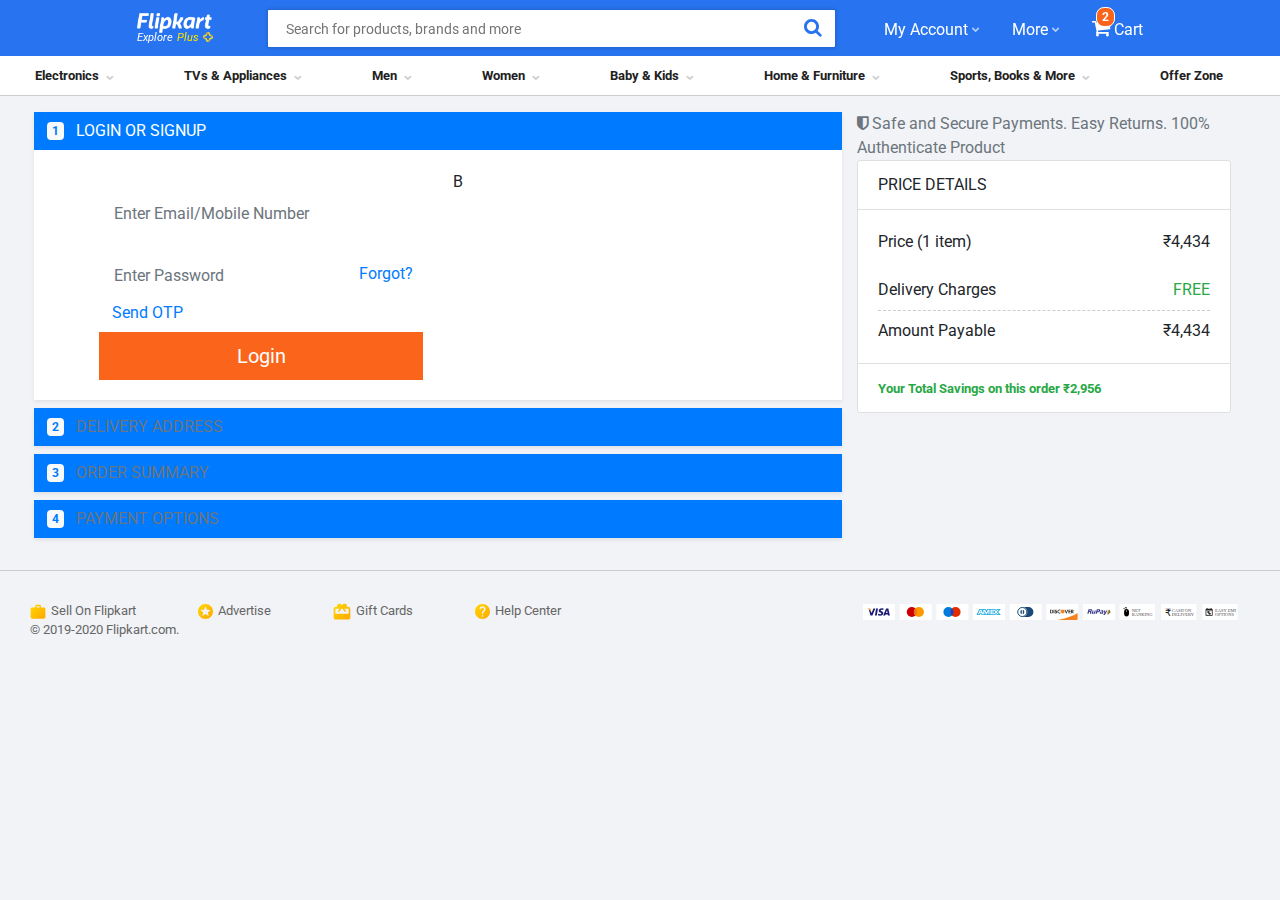
<file: checkout.html>
<!doctype html>
<html lang="en">
	<head>
		<!-- Required meta tags -->
		<meta charset="utf-8">
		<meta name="viewport" content="width=device-width, initial-scale=1, shrink-to-fit=no">

		<!-- Bootstrap CSS -->
		<link rel="stylesheet" href="css/bootstrap.min.css">
		<link rel="stylesheet" href="css/bootstrap-slider.css">
		<link rel="stylesheet" href="https://cdnjs.cloudflare.com/ajax/libs/font-awesome/4.7.0/css/font-awesome.min.css">
		<link href="https://fonts.googleapis.com/css?family=Roboto" rel="stylesheet">
		<link rel="shortcut icon" href="favicon.ico">
		<title>Online Shopping Site for Mobiles, Electronics, Furniture, Grocery, Lifestyle, Books &amp; More. Best Offers!</title>
		<link rel="stylesheet" type="text/css" href="css/jquery.simpleLens.css">
		<link rel="stylesheet" type="text/css" href="css/jquery.simpleGallery.css">
	
		<link rel="stylesheet" href="css/style.css">
	</head>
	<body>
		<!-- The Modal -->
		<div class="modal" id="myModal">
			<div class="modal-dialog modal-lg">
				<div class="modal-content">
					<button type="button" class="close" data-dismiss="modal">&times;</button>
					<!-- Modal body -->
					<div class="modal-body">
						<div class="row">
							<div class="col-md-5 bg-primary text-white modalpadding modalpadding_img">
								<h2 class="">Login</h2>
								<p>Get access to your Orders, Wishlist and Recomendations</p>
		
							</div>
							<div class="col-md-7 bg-white modalpadding modalpaddinglogin">
								<form class="loginform">
									<div class="form-group" style="margin-bottom:40px;">
										<span class="text-secondary">Enter Email/Mobile Number</span>
										<input autocomplete="off" type="text" name="email" class="form-control">
									</div>
									<div class="form-group" style="margin-bottom:20px;">
										<span class="text-secondary">Enter Password</span>
										<input autocomplete="off" type="password" name="password" class="form-control">
										<a href="btn btn-link" class="forgot">Forgot?</a>
									</div>
									<div class="form-group">										
										<input type="submit" name="submit" class="btn btn-lg text-white btn-warning btn-block" value="Login">
									</div>
								</form>
								<a href="#" class="btn btn-lg text-primary btn-white btn-block newtofk">New to Flipkart? Sign up</a>
							</div>
						</div>
					</div>
				</div>
			</div>
		</div>
		<header>
			<div class="header_top">
				<div class="row">
					<div class="col-md-1">
					</div>
					<div class="col-md-7">
						<div class="row">
							<div class="col-md-2">
								<a href="#" class="a_logo">
									<img width="75" src="img/flipkart.png">
									<div class="a_ep">
										<span class="ep explore">Explore</span> <span class="ep plus">Plus</span>
										<img width="10" src="img/plus.png">
									</div>					
								</a>
							</div>
							<div class="col-md-10">
								<form class="search_form">
									<input class="search_box" autocomplete="off" type="text" name="search" placeholder="Search for products, brands and more">
									<button type="submit" class="btn search_btn">
										<i class="fa fa-search"></i>
									</button>
									<div class="a_search_list">
										<ul class="nav flex-column recentul">
											<li class="nav-item">
												<a class="nav-link" href="#"><i class="fa fa-refresh text-secondary"></i> Core i9</a>
											</li>
											<li class="nav-item">
												<a class="nav-link" href="#"><i class="fa fa-refresh text-secondary"></i> pendrive</a>
											</li>
											<li class="nav-item">
												<a class="nav-link" href="#"><i class="fa fa-refresh text-secondary"></i> laptop</a>
											</li>
											<li class="nav-item">
												<a class="nav-link" href="#"><i class="fa fa-refresh text-secondary"></i> laptop</a>
											</li>
										</ul>
										<h6 class="text-secondary">Trending</h6>
										<ul class="nav flex-column">
											<li class="nav-item">
												<a class="nav-link" href="#"><i class="fa fa-search"></i> mobiles</a>
											</li>
											<li class="nav-item">
												<a class="nav-link" href="#"><i class="fa fa-search"></i> mobiles</a>
											</li>
											<li class="nav-item">
												<a class="nav-link" href="#"><i class="fa fa-search"></i> laptops</a>
											</li>
											<li class="nav-item">
												<a class="nav-link" href="#"><i class="fa fa-search"></i> television</a>
											</li>
											<li class="nav-item">
												<a class="nav-link" href="#"><i class="fa fa-search"></i> washing machines</a>
											</li>
											<li class="nav-item">
												<a class="nav-link" href="#"><i class="fa fa-search"></i> refigerators</a>
											</li>
											<li class="nav-item">
												<a class="nav-link" href="#"><i class="fa fa-search"></i> shoes</a>
											</li>
											<li class="nav-item">
												<a class="nav-link" href="#"><i class="fa fa-search"></i> sarees</a>
											</li>
										</ul>
									</div>
								</form>
							</div>
						</div>
						
						
					</div>
					<div class="col-md-4">
						<ul class="nav nav-pills a_top_nav">
							<li class="nav-item">
								<a class="nav-link have_chevron_mouseover" href="#">My Account <i class="fa fa-chevron-down"></i></a>
								<ul class="nav flex-column submenu">
									<li class="nav-item">
										<span class="triangleup"></span>
										<a class="nav-link" href="#"><i class="fa fa-bell"></i> My Profile</a>
									</li>
									<li class="nav-item">
										<a class="nav-link" href="#"><i class="fa fa-briefcase"></i> Flipkart Plus Zone</a>
									</li>
									<li class="nav-item">
										<a class="nav-link" href="#"><i class="fa fa-question-circle"></i> Game Zone</a>
									</li>
									<li class="nav-item">
										<a class="nav-link" href="#"><i class="fa fa-line-chart "></i> Orders</a>
									</li>
									<li class="nav-item">
										<a class="nav-link" href="#"><i class="fa fa-download"></i> Wishlist</a>
									</li>
									<li class="nav-item">
										<a class="nav-link" href="#"><i class="fa fa-download"></i> My Chat</a>
									</li>
									<li class="nav-item">
										<a class="nav-link" href="#"><i class="fa fa-download"></i> Gift Cards</a>
									</li>
									<li class="nav-item">
										<a class="nav-link" href="#"><i class="fa fa-download"></i> Notitfications</a>
									</li>
									<li class="nav-item">
										<a class="nav-link" href="#"><i class="fa fa-download"></i> Logout</a>
									</li>
								</ul>
							</li>
							<!--
							<li class="nav-item">
								<a class="nav-link" href="#" data-toggle="modal" data-target="#myModal">Login &amp; Signup</a>
							</li>
							-->
							<li class="nav-item">
								<a class="nav-link have_chevron_mouseover" href="#">More <i class="fa fa-chevron-down"></i></a>
								<ul class="nav flex-column submenu">
									<li class="nav-item">
										<span class="triangleup"></span>
										<a class="nav-link" href="#"><i class="fa fa-bell"></i> Notification Preferences</a>
									</li>
									<li class="nav-item">
										<a class="nav-link" href="#"><i class="fa fa-briefcase"></i> Sell on Flipkart</a>
									</li>
									<li class="nav-item">
										<a class="nav-link" href="#"><i class="fa fa-question-circle"></i> 24x7 Customer Support</a>
									</li>
									<li class="nav-item">
										<a class="nav-link" href="#"><i class="fa fa-line-chart "></i> Advertise</a>
									</li>
									<li class="nav-item">
										<a class="nav-link" href="#"><i class="fa fa-download"></i> Download App</a>
									</li>
								</ul>
							</li>
							<li class="nav-item">
								<a style="position:relative;" class="nav-link" href="#"><span class="badge badge-light a_bg_orange a_cart_count text-white">2</span> <i class="fa fa-shopping-cart"></i> Cart</a>
							</li>
						</ul>
					</div>
				</div>							
			</div>
			<div class="header_bottom header_bottom_nav">
				<ul class="nav header_bottom_nav_ul">
					<li class="nav-item have_chevron_mouseover">
						<a class="nav-link" href="#">Electronics <i class="fa fa-chevron-down"></i></a>
						<div class="category_submenu position-absolute shadow-sm mt-0 ml-5 mr-5">
							<div class="row">
								<div class="col a_wht">
									<h6> Electronics <i class="fa fa-caret-right"></i></h6>
									<ul>
										<li>
											<a href="#">MI</a>
										</li>
										<li>
											<a href="#">RealMe</a>
										</li>
										<li>
											<a href="#">Samsung</a>
										</li>
										<li>
											<a href="#">Infinix</a>
										</li>
										<li>
											<a href="#">Oppo </a>
										</li>
										<li>
											<a href="#">Apple</a>
										</li>
										<li>
											<a href="#">Vivo</a>
										</li>
										<li>
											<a href="#">Honor</a>
										</li>
										<li>
											<a href="#">Asus</a>
										</li>
										<li>
											<a href="#">Samsung S10 Series</a>
										</li>
										<li>
											<a href="#">Redme Note 7 Pro</a>
										</li>
										<li>
											<a href="#">Redmi Go</a>
										</li>
										<li>
											<a href="#">RealMe C2</a>
										</li>
										<li>
											<a href="#">Infinix Smart 3 Plus</a>
										</li>
										<li>
											<a href="#">Vivo V15</a>
										</li>
										<li>
											<a href="#">Vivo V15</a>
										</li>
										<li>
											<a href="#">Vivo V15</a>
										</li>
										<li>
											<a href="#">Vivo V15</a>
										</li>
									</ul>
								</div>
								<div class="col a_gry">
									<h6> Mobiles <i class="fa fa-caret-right"></i></h6>
									<ul>
										<li>
											<a href="#">MI</a>
										</li>
										<li>
											<a href="#">RealMe</a>
										</li>
										<li>
											<a href="#">Samsung</a>
										</li>
										<li>
											<a href="#">Infinix</a>
										</li>
										<li>
											<a href="#">Oppo </a>
										</li>
										<li>
											<a href="#">Apple</a>
										</li>
										<li>
											<a href="#">Vivo</a>
										</li>
										<li>
											<a href="#">Honor</a>
										</li>
										<li>
											<a href="#">Asus</a>
										</li>
										<li>
											<a href="#">Samsung S10 Series</a>
										</li>
										<li>
											<a href="#">Redme Note 7 Pro</a>
										</li>
										<li>
											<a href="#">Redmi Go</a>
										</li>
										<li>
											<a href="#">RealMe C2</a>
										</li>
										<li>
											<a href="#">Infinix Smart 3 Plus</a>
										</li>
										<li>
											<a href="#">Vivo V15</a>
										</li>
										<li>
											<a href="#">Vivo V15</a>
										</li>
										<li>
											<a href="#">Vivo V15</a>
										</li>
										<li>
											<a href="#">Vivo V15</a>
										</li>
									</ul>
								</div>
								<div class="col a_wht">
									<h6> Mobiles <i class="fa fa-caret-right"></i></h6>
									<ul>
										<li>
											<a href="#">MI</a>
										</li>
										<li>
											<a href="#">RealMe</a>
										</li>
										<li>
											<a href="#">Samsung</a>
										</li>
										<li>
											<a href="#">Infinix</a>
										</li>
										<li>
											<a href="#">Oppo </a>
										</li>
										<li>
											<a href="#">Apple</a>
										</li>
										<li>
											<a href="#">Vivo</a>
										</li>
										<li>
											<a href="#">Honor</a>
										</li>
										<li>
											<a href="#">Asus</a>
										</li>
										<li>
											<a href="#">Samsung S10 Series</a>
										</li>
										<li>
											<a href="#">Redme Note 7 Pro</a>
										</li>
										<li>
											<a href="#">Redmi Go</a>
										</li>
										<li>
											<a href="#">RealMe C2</a>
										</li>
										<li>
											<a href="#">Infinix Smart 3 Plus</a>
										</li>
										<li>
											<a href="#">Vivo V15</a>
										</li>
										<li>
											<a href="#">Vivo V15</a>
										</li>
										<li>
											<a href="#">Vivo V15</a>
										</li>
										<li>
											<a href="#">Vivo V15</a>
										</li>
									</ul>
								</div>
								<div class="col a_gry">
									<h6> Mobiles <i class="fa fa-caret-right"></i></h6>
									<ul>
										<li>
											<a href="#">MI</a>
										</li>
										<li>
											<a href="#">RealMe</a>
										</li>
										<li>
											<a href="#">Samsung</a>
										</li>
										<li>
											<a href="#">Infinix</a>
										</li>
										<li>
											<a href="#">Oppo </a>
										</li>
										<li>
											<a href="#">Apple</a>
										</li>
										<li>
											<a href="#">Vivo</a>
										</li>
										<li>
											<a href="#">Honor</a>
										</li>
										<li>
											<a href="#">Asus</a>
										</li>
										<li>
											<a href="#">Samsung S10 Series</a>
										</li>
										<li>
											<a href="#">Redme Note 7 Pro</a>
										</li>
										<li>
											<a href="#">Redmi Go</a>
										</li>
										<li>
											<a href="#">RealMe C2</a>
										</li>
										<li>
											<a href="#">Infinix Smart 3 Plus</a>
										</li>
										<li>
											<a href="#">Vivo V15</a>
										</li>
										<li>
											<a href="#">Vivo V15</a>
										</li>
										<li>
											<a href="#">Vivo V15</a>
										</li>
										<li>
											<a href="#">Vivo V15</a>
										</li>
									</ul>
								</div>
								<div class="col a_wht">
									<h6> Mobiles <i class="fa fa-caret-right"></i></h6>
									<ul>
										<li>
											<a href="#">MI</a>
										</li>
										<li>
											<a href="#">RealMe</a>
										</li>
										<li>
											<a href="#">Samsung</a>
										</li>
										<li>
											<a href="#">Infinix</a>
										</li>
										<li>
											<a href="#">Oppo </a>
										</li>
										<li>
											<a href="#">Apple</a>
										</li>
										<li>
											<a href="#">Vivo</a>
										</li>
										<li>
											<a href="#">Honor</a>
										</li>
										<li>
											<a href="#">Asus</a>
										</li>
										<li>
											<a href="#">Samsung S10 Series</a>
										</li>
										<li>
											<a href="#">Redme Note 7 Pro</a>
										</li>
										<li>
											<a href="#">Redmi Go</a>
										</li>
										<li>
											<a href="#">RealMe C2</a>
										</li>
										<li>
											<a href="#">Infinix Smart 3 Plus</a>
										</li>
										<li>
											<a href="#">Vivo V15</a>
										</li>
										<li>
											<a href="#">Vivo V15</a>
										</li>
										<li>
											<a href="#">Vivo V15</a>
										</li>
										<li>
											<a href="#">Vivo V15</a>
										</li>
									</ul>
								</div>
							</div>
						</div>
					</li>
			
					<li class="nav-item have_chevron_mouseover">
						<a class="nav-link" href="#">TVs &amp; Appliances <i class="fa fa-chevron-down"></i></a>
						<div class="category_submenu position-absolute shadow-sm mt-0 ml-5 mr-5 a_tvnappliaces">
							<div class="row">
								<div class="col a_wht">
									<h6> Tv &amp; Appliances <i class="fa fa-caret-right"></i></h6>
									<ul>
										<li>
											<a href="#">MI</a>
										</li>
										<li>
											<a href="#">RealMe</a>
										</li>
										<li>
											<a href="#">Samsung</a>
										</li>
										<li>
											<a href="#">Infinix</a>
										</li>
										<li>
											<a href="#">Oppo </a>
										</li>
										<li>
											<a href="#">Apple</a>
										</li>
										<li>
											<a href="#">Vivo</a>
										</li>
										<li>
											<a href="#">Honor</a>
										</li>
										<li>
											<a href="#">Asus</a>
										</li>
										<li>
											<a href="#">Samsung S10 Series</a>
										</li>
										<li>
											<a href="#">Redme Note 7 Pro</a>
										</li>
										<li>
											<a href="#">Redmi Go</a>
										</li>
										<li>
											<a href="#">RealMe C2</a>
										</li>
										<li>
											<a href="#">Infinix Smart 3 Plus</a>
										</li>
										<li>
											<a href="#">Vivo V15</a>
										</li>
										<li>
											<a href="#">Vivo V15</a>
										</li>
										<li>
											<a href="#">Vivo V15</a>
										</li>
										<li>
											<a href="#">Vivo V15</a>
										</li>
									</ul>
								</div>
								<div class="col a_gry">
									<h6> Mobiles <i class="fa fa-caret-right"></i></h6>
									<ul>
										<li>
											<a href="#">MI</a>
										</li>
										<li>
											<a href="#">RealMe</a>
										</li>
										<li>
											<a href="#">Samsung</a>
										</li>
										<li>
											<a href="#">Infinix</a>
										</li>
										<li>
											<a href="#">Oppo </a>
										</li>
										<li>
											<a href="#">Apple</a>
										</li>
										<li>
											<a href="#">Vivo</a>
										</li>
										<li>
											<a href="#">Honor</a>
										</li>
										<li>
											<a href="#">Asus</a>
										</li>
										<li>
											<a href="#">Samsung S10 Series</a>
										</li>
										<li>
											<a href="#">Redme Note 7 Pro</a>
										</li>
										<li>
											<a href="#">Redmi Go</a>
										</li>
										<li>
											<a href="#">RealMe C2</a>
										</li>
										<li>
											<a href="#">Infinix Smart 3 Plus</a>
										</li>
										<li>
											<a href="#">Vivo V15</a>
										</li>
										<li>
											<a href="#">Vivo V15</a>
										</li>
										<li>
											<a href="#">Vivo V15</a>
										</li>
										<li>
											<a href="#">Vivo V15</a>
										</li>
									</ul>
								</div>
								<div class="col a_wht">
									<h6> Mobiles <i class="fa fa-caret-right"></i></h6>
									<ul>
										<li>
											<a href="#">MI</a>
										</li>
										<li>
											<a href="#">RealMe</a>
										</li>
										<li>
											<a href="#">Samsung</a>
										</li>
										<li>
											<a href="#">Infinix</a>
										</li>
										<li>
											<a href="#">Oppo </a>
										</li>
										<li>
											<a href="#">Apple</a>
										</li>
										<li>
											<a href="#">Vivo</a>
										</li>
										<li>
											<a href="#">Honor</a>
										</li>
										<li>
											<a href="#">Asus</a>
										</li>
										<li>
											<a href="#">Samsung S10 Series</a>
										</li>
										<li>
											<a href="#">Redme Note 7 Pro</a>
										</li>
										<li>
											<a href="#">Redmi Go</a>
										</li>
										<li>
											<a href="#">RealMe C2</a>
										</li>
										<li>
											<a href="#">Infinix Smart 3 Plus</a>
										</li>
										<li>
											<a href="#">Vivo V15</a>
										</li>
										<li>
											<a href="#">Vivo V15</a>
										</li>
										<li>
											<a href="#">Vivo V15</a>
										</li>
										<li>
											<a href="#">Vivo V15</a>
										</li>
									</ul>
								</div>
								<div class="col a_gry">
									<h6> Mobiles <i class="fa fa-caret-right"></i></h6>
									<ul>
										<li>
											<a href="#">MI</a>
										</li>
										<li>
											<a href="#">RealMe</a>
										</li>
										<li>
											<a href="#">Samsung</a>
										</li>
										<li>
											<a href="#">Infinix</a>
										</li>
										<li>
											<a href="#">Oppo </a>
										</li>
										<li>
											<a href="#">Apple</a>
										</li>
										<li>
											<a href="#">Vivo</a>
										</li>
										<li>
											<a href="#">Honor</a>
										</li>
										<li>
											<a href="#">Asus</a>
										</li>
										<li>
											<a href="#">Samsung S10 Series</a>
										</li>
										<li>
											<a href="#">Redme Note 7 Pro</a>
										</li>
										<li>
											<a href="#">Redmi Go</a>
										</li>
										<li>
											<a href="#">RealMe C2</a>
										</li>
										<li>
											<a href="#">Infinix Smart 3 Plus</a>
										</li>
										<li>
											<a href="#">Vivo V15</a>
										</li>
										<li>
											<a href="#">Vivo V15</a>
										</li>
										<li>
											<a href="#">Vivo V15</a>
										</li>
										<li>
											<a href="#">Vivo V15</a>
										</li>
									</ul>
								</div>
								<div class="col a_wht">
									<h6> Appliances <i class="fa fa-caret-right"></i></h6>
									<ul>
										<li>
											<a href="#">MI</a>
										</li>
										<li>
											<a href="#">RealMe</a>
										</li>
										<li>
											<a href="#">Samsung</a>
										</li>
										<li>
											<a href="#">Infinix</a>
										</li>
										<li>
											<a href="#">Oppo </a>
										</li>
										<li>
											<a href="#">Apple</a>
										</li>
										<li>
											<a href="#">Vivo</a>
										</li>
										<li>
											<a href="#">Honor</a>
										</li>
										<li>
											<a href="#">Asus</a>
										</li>
										<li>
											<a href="#">Samsung S10 Series</a>
										</li>
										<li>
											<a href="#">Redme Note 7 Pro</a>
										</li>
										<li>
											<a href="#">Redmi Go</a>
										</li>
										<li>
											<a href="#">RealMe C2</a>
										</li>
										<li>
											<a href="#">Infinix Smart 3 Plus</a>
										</li>
										<li>
											<a href="#">Vivo V15</a>
										</li>
										<li>
											<a href="#">Vivo V15</a>
										</li>
										<li>
											<a href="#">Vivo V15</a>
										</li>
										<li>
											<a href="#">Vivo V15</a>
										</li>
									</ul>
								</div>
							</div>
						</div>
					</li>
					<li class="nav-item have_chevron_mouseover">
						<a class="nav-link" href="#">Men <i class="fa fa-chevron-down"></i></a>
						<div class="category_submenu position-absolute shadow-sm mt-0 ml-5 mr-5 a_men">
							<div class="row">
								<div class="col a_wht">
									<h6> Mens <i class="fa fa-caret-right"></i></h6>
									<ul>
										<li>
											<a href="#">MI</a>
										</li>
										<li>
											<a href="#">RealMe</a>
										</li>
										<li>
											<a href="#">Samsung</a>
										</li>
										<li>
											<a href="#">Infinix</a>
										</li>
										<li>
											<a href="#">Oppo </a>
										</li>
										<li>
											<a href="#">Apple</a>
										</li>
										<li>
											<a href="#">Vivo</a>
										</li>
										<li>
											<a href="#">Honor</a>
										</li>
										<li>
											<a href="#">Asus</a>
										</li>
										<li>
											<a href="#">Samsung S10 Series</a>
										</li>
										<li>
											<a href="#">Redme Note 7 Pro</a>
										</li>
										<li>
											<a href="#">Redmi Go</a>
										</li>
										<li>
											<a href="#">RealMe C2</a>
										</li>
										<li>
											<a href="#">Infinix Smart 3 Plus</a>
										</li>
										<li>
											<a href="#">Vivo V15</a>
										</li>
										<li>
											<a href="#">Vivo V15</a>
										</li>
										<li>
											<a href="#">Vivo V15</a>
										</li>
										<li>
											<a href="#">Vivo V15</a>
										</li>
									</ul>
								</div>
								<div class="col a_gry">
									<h6> Mobiles <i class="fa fa-caret-right"></i></h6>
									<ul>
										<li>
											<a href="#">MI</a>
										</li>
										<li>
											<a href="#">RealMe</a>
										</li>
										<li>
											<a href="#">Samsung</a>
										</li>
										<li>
											<a href="#">Infinix</a>
										</li>
										<li>
											<a href="#">Oppo </a>
										</li>
										<li>
											<a href="#">Apple</a>
										</li>
										<li>
											<a href="#">Vivo</a>
										</li>
										<li>
											<a href="#">Honor</a>
										</li>
										<li>
											<a href="#">Asus</a>
										</li>
										<li>
											<a href="#">Samsung S10 Series</a>
										</li>
										<li>
											<a href="#">Redme Note 7 Pro</a>
										</li>
										<li>
											<a href="#">Redmi Go</a>
										</li>
										<li>
											<a href="#">RealMe C2</a>
										</li>
										<li>
											<a href="#">Infinix Smart 3 Plus</a>
										</li>
										<li>
											<a href="#">Vivo V15</a>
										</li>
										<li>
											<a href="#">Vivo V15</a>
										</li>
										<li>
											<a href="#">Vivo V15</a>
										</li>
										<li>
											<a href="#">Vivo V15</a>
										</li>
									</ul>
								</div>
								<div class="col a_wht">
									<h6> Mobiles <i class="fa fa-caret-right"></i></h6>
									<ul>
										<li>
											<a href="#">MI</a>
										</li>
										<li>
											<a href="#">RealMe</a>
										</li>
										<li>
											<a href="#">Samsung</a>
										</li>
										<li>
											<a href="#">Infinix</a>
										</li>
										<li>
											<a href="#">Oppo </a>
										</li>
										<li>
											<a href="#">Apple</a>
										</li>
										<li>
											<a href="#">Vivo</a>
										</li>
										<li>
											<a href="#">Honor</a>
										</li>
										<li>
											<a href="#">Asus</a>
										</li>
										<li>
											<a href="#">Samsung S10 Series</a>
										</li>
										<li>
											<a href="#">Redme Note 7 Pro</a>
										</li>
										<li>
											<a href="#">Redmi Go</a>
										</li>
										<li>
											<a href="#">RealMe C2</a>
										</li>
										<li>
											<a href="#">Infinix Smart 3 Plus</a>
										</li>
										<li>
											<a href="#">Vivo V15</a>
										</li>
										<li>
											<a href="#">Vivo V15</a>
										</li>
										<li>
											<a href="#">Vivo V15</a>
										</li>
										<li>
											<a href="#">Vivo V15</a>
										</li>
									</ul>
								</div>
								<div class="col a_gry">
									<h6> Mobiles <i class="fa fa-caret-right"></i></h6>
									<ul>
										<li>
											<a href="#">MI</a>
										</li>
										<li>
											<a href="#">RealMe</a>
										</li>
										<li>
											<a href="#">Samsung</a>
										</li>
										<li>
											<a href="#">Infinix</a>
										</li>
										<li>
											<a href="#">Oppo </a>
										</li>
										<li>
											<a href="#">Apple</a>
										</li>
										<li>
											<a href="#">Vivo</a>
										</li>
										<li>
											<a href="#">Honor</a>
										</li>
										<li>
											<a href="#">Asus</a>
										</li>
										<li>
											<a href="#">Samsung S10 Series</a>
										</li>
										<li>
											<a href="#">Redme Note 7 Pro</a>
										</li>
										<li>
											<a href="#">Redmi Go</a>
										</li>
										<li>
											<a href="#">RealMe C2</a>
										</li>
										<li>
											<a href="#">Infinix Smart 3 Plus</a>
										</li>
										<li>
											<a href="#">Vivo V15</a>
										</li>
										<li>
											<a href="#">Vivo V15</a>
										</li>
										<li>
											<a href="#">Vivo V15</a>
										</li>
										<li>
											<a href="#">Vivo V15</a>
										</li>
									</ul>
								</div>
								<div class="col a_wht">
									<h6> Mobiles <i class="fa fa-caret-right"></i></h6>
									<ul>
										<li>
											<a href="#">MI</a>
										</li>
										<li>
											<a href="#">RealMe</a>
										</li>
										<li>
											<a href="#">Samsung</a>
										</li>
										<li>
											<a href="#">Infinix</a>
										</li>
										<li>
											<a href="#">Oppo </a>
										</li>
										<li>
											<a href="#">Apple</a>
										</li>
										<li>
											<a href="#">Vivo</a>
										</li>
										<li>
											<a href="#">Honor</a>
										</li>
										<li>
											<a href="#">Asus</a>
										</li>
										<li>
											<a href="#">Samsung S10 Series</a>
										</li>
										<li>
											<a href="#">Redme Note 7 Pro</a>
										</li>
										<li>
											<a href="#">Redmi Go</a>
										</li>
										<li>
											<a href="#">RealMe C2</a>
										</li>
										<li>
											<a href="#">Infinix Smart 3 Plus</a>
										</li>
										<li>
											<a href="#">Vivo V15</a>
										</li>
										<li>
											<a href="#">Vivo V15</a>
										</li>
										<li>
											<a href="#">Vivo V15</a>
										</li>
										<li>
											<a href="#">Vivo V15</a>
										</li>
									</ul>
								</div>
							</div>
						</div>
					</li>
					<li class="nav-item have_chevron_mouseover">
						<a class="nav-link" href="#">Women <i class="fa fa-chevron-down"></i></a>
						<div class="category_submenu position-absolute shadow-sm mt-0 ml-5 mr-5">
							<div class="row">
								<div class="col a_wht">
									<h6> Women <i class="fa fa-caret-right"></i></h6>
									<ul>
										<li>
											<a href="#">MI</a>
										</li>
										<li>
											<a href="#">RealMe</a>
										</li>
										<li>
											<a href="#">Samsung</a>
										</li>
										<li>
											<a href="#">Infinix</a>
										</li>
										<li>
											<a href="#">Oppo </a>
										</li>
										<li>
											<a href="#">Apple</a>
										</li>
										<li>
											<a href="#">Vivo</a>
										</li>
										<li>
											<a href="#">Honor</a>
										</li>
										<li>
											<a href="#">Asus</a>
										</li>
										<li>
											<a href="#">Samsung S10 Series</a>
										</li>
										<li>
											<a href="#">Redme Note 7 Pro</a>
										</li>
										<li>
											<a href="#">Redmi Go</a>
										</li>
										<li>
											<a href="#">RealMe C2</a>
										</li>
										<li>
											<a href="#">Infinix Smart 3 Plus</a>
										</li>
										<li>
											<a href="#">Vivo V15</a>
										</li>
										<li>
											<a href="#">Vivo V15</a>
										</li>
										<li>
											<a href="#">Vivo V15</a>
										</li>
										<li>
											<a href="#">Vivo V15</a>
										</li>
									</ul>
								</div>
								<div class="col a_gry">
									<h6> Mobiles <i class="fa fa-caret-right"></i></h6>
									<ul>
										<li>
											<a href="#">MI</a>
										</li>
										<li>
											<a href="#">RealMe</a>
										</li>
										<li>
											<a href="#">Samsung</a>
										</li>
										<li>
											<a href="#">Infinix</a>
										</li>
										<li>
											<a href="#">Oppo </a>
										</li>
										<li>
											<a href="#">Apple</a>
										</li>
										<li>
											<a href="#">Vivo</a>
										</li>
										<li>
											<a href="#">Honor</a>
										</li>
										<li>
											<a href="#">Asus</a>
										</li>
										<li>
											<a href="#">Samsung S10 Series</a>
										</li>
										<li>
											<a href="#">Redme Note 7 Pro</a>
										</li>
										<li>
											<a href="#">Redmi Go</a>
										</li>
										<li>
											<a href="#">RealMe C2</a>
										</li>
										<li>
											<a href="#">Infinix Smart 3 Plus</a>
										</li>
										<li>
											<a href="#">Vivo V15</a>
										</li>
										<li>
											<a href="#">Vivo V15</a>
										</li>
										<li>
											<a href="#">Vivo V15</a>
										</li>
										<li>
											<a href="#">Vivo V15</a>
										</li>
									</ul>
								</div>
								<div class="col a_wht">
									<h6> Mobiles <i class="fa fa-caret-right"></i></h6>
									<ul>
										<li>
											<a href="#">MI</a>
										</li>
										<li>
											<a href="#">RealMe</a>
										</li>
										<li>
											<a href="#">Samsung</a>
										</li>
										<li>
											<a href="#">Infinix</a>
										</li>
										<li>
											<a href="#">Oppo </a>
										</li>
										<li>
											<a href="#">Apple</a>
										</li>
										<li>
											<a href="#">Vivo</a>
										</li>
										<li>
											<a href="#">Honor</a>
										</li>
										<li>
											<a href="#">Asus</a>
										</li>
										<li>
											<a href="#">Samsung S10 Series</a>
										</li>
										<li>
											<a href="#">Redme Note 7 Pro</a>
										</li>
										<li>
											<a href="#">Redmi Go</a>
										</li>
										<li>
											<a href="#">RealMe C2</a>
										</li>
										<li>
											<a href="#">Infinix Smart 3 Plus</a>
										</li>
										<li>
											<a href="#">Vivo V15</a>
										</li>
										<li>
											<a href="#">Vivo V15</a>
										</li>
										<li>
											<a href="#">Vivo V15</a>
										</li>
										<li>
											<a href="#">Vivo V15</a>
										</li>
									</ul>
								</div>
								<div class="col a_gry">
									<h6> Mobiles <i class="fa fa-caret-right"></i></h6>
									<ul>
										<li>
											<a href="#">MI</a>
										</li>
										<li>
											<a href="#">RealMe</a>
										</li>
										<li>
											<a href="#">Samsung</a>
										</li>
										<li>
											<a href="#">Infinix</a>
										</li>
										<li>
											<a href="#">Oppo </a>
										</li>
										<li>
											<a href="#">Apple</a>
										</li>
										<li>
											<a href="#">Vivo</a>
										</li>
										<li>
											<a href="#">Honor</a>
										</li>
										<li>
											<a href="#">Asus</a>
										</li>
										<li>
											<a href="#">Samsung S10 Series</a>
										</li>
										<li>
											<a href="#">Redme Note 7 Pro</a>
										</li>
										<li>
											<a href="#">Redmi Go</a>
										</li>
										<li>
											<a href="#">RealMe C2</a>
										</li>
										<li>
											<a href="#">Infinix Smart 3 Plus</a>
										</li>
										<li>
											<a href="#">Vivo V15</a>
										</li>
										<li>
											<a href="#">Vivo V15</a>
										</li>
										<li>
											<a href="#">Vivo V15</a>
										</li>
										<li>
											<a href="#">Vivo V15</a>
										</li>
									</ul>
								</div>
								<div class="col a_wht">
									<h6> Mobiles <i class="fa fa-caret-right"></i></h6>
									<ul>
										<li>
											<a href="#">MI</a>
										</li>
										<li>
											<a href="#">RealMe</a>
										</li>
										<li>
											<a href="#">Samsung</a>
										</li>
										<li>
											<a href="#">Infinix</a>
										</li>
										<li>
											<a href="#">Oppo </a>
										</li>
										<li>
											<a href="#">Apple</a>
										</li>
										<li>
											<a href="#">Vivo</a>
										</li>
										<li>
											<a href="#">Honor</a>
										</li>
										<li>
											<a href="#">Asus</a>
										</li>
										<li>
											<a href="#">Samsung S10 Series</a>
										</li>
										<li>
											<a href="#">Redme Note 7 Pro</a>
										</li>
										<li>
											<a href="#">Redmi Go</a>
										</li>
										<li>
											<a href="#">RealMe C2</a>
										</li>
										<li>
											<a href="#">Infinix Smart 3 Plus</a>
										</li>
										<li>
											<a href="#">Vivo V15</a>
										</li>
										<li>
											<a href="#">Vivo V15</a>
										</li>
										<li>
											<a href="#">Vivo V15</a>
										</li>
										<li>
											<a href="#">Vivo V15</a>
										</li>
									</ul>
								</div>
							</div>
						</div>
					</li>
					<li class="nav-item have_chevron_mouseover">
						<a class="nav-link" href="#">Baby &amp; Kids <i class="fa fa-chevron-down"></i></a>
						<div class="category_submenu position-absolute shadow-sm mt-0 ml-5 mr-5">
							<div class="row">
								<div class="col a_wht">
									<h6> Baby &amp; Kids <i class="fa fa-caret-right"></i></h6>
									<ul>
										<li>
											<a href="#">MI</a>
										</li>
										<li>
											<a href="#">RealMe</a>
										</li>
										<li>
											<a href="#">Samsung</a>
										</li>
										<li>
											<a href="#">Infinix</a>
										</li>
										<li>
											<a href="#">Oppo </a>
										</li>
										<li>
											<a href="#">Apple</a>
										</li>
										<li>
											<a href="#">Vivo</a>
										</li>
										<li>
											<a href="#">Honor</a>
										</li>
										<li>
											<a href="#">Asus</a>
										</li>
										<li>
											<a href="#">Samsung S10 Series</a>
										</li>
										<li>
											<a href="#">Redme Note 7 Pro</a>
										</li>
										<li>
											<a href="#">Redmi Go</a>
										</li>
										<li>
											<a href="#">RealMe C2</a>
										</li>
										<li>
											<a href="#">Infinix Smart 3 Plus</a>
										</li>
										<li>
											<a href="#">Vivo V15</a>
										</li>
										<li>
											<a href="#">Vivo V15</a>
										</li>
										<li>
											<a href="#">Vivo V15</a>
										</li>
										<li>
											<a href="#">Vivo V15</a>
										</li>
									</ul>
								</div>
								<div class="col a_gry">
									<h6> Mobiles <i class="fa fa-caret-right"></i></h6>
									<ul>
										<li>
											<a href="#">MI</a>
										</li>
										<li>
											<a href="#">RealMe</a>
										</li>
										<li>
											<a href="#">Samsung</a>
										</li>
										<li>
											<a href="#">Infinix</a>
										</li>
										<li>
											<a href="#">Oppo </a>
										</li>
										<li>
											<a href="#">Apple</a>
										</li>
										<li>
											<a href="#">Vivo</a>
										</li>
										<li>
											<a href="#">Honor</a>
										</li>
										<li>
											<a href="#">Asus</a>
										</li>
										<li>
											<a href="#">Samsung S10 Series</a>
										</li>
										<li>
											<a href="#">Redme Note 7 Pro</a>
										</li>
										<li>
											<a href="#">Redmi Go</a>
										</li>
										<li>
											<a href="#">RealMe C2</a>
										</li>
										<li>
											<a href="#">Infinix Smart 3 Plus</a>
										</li>
										<li>
											<a href="#">Vivo V15</a>
										</li>
										<li>
											<a href="#">Vivo V15</a>
										</li>
										<li>
											<a href="#">Vivo V15</a>
										</li>
										<li>
											<a href="#">Vivo V15</a>
										</li>
									</ul>
								</div>
								<div class="col a_wht">
									<h6> Mobiles <i class="fa fa-caret-right"></i></h6>
									<ul>
										<li>
											<a href="#">MI</a>
										</li>
										<li>
											<a href="#">RealMe</a>
										</li>
										<li>
											<a href="#">Samsung</a>
										</li>
										<li>
											<a href="#">Infinix</a>
										</li>
										<li>
											<a href="#">Oppo </a>
										</li>
										<li>
											<a href="#">Apple</a>
										</li>
										<li>
											<a href="#">Vivo</a>
										</li>
										<li>
											<a href="#">Honor</a>
										</li>
										<li>
											<a href="#">Asus</a>
										</li>
										<li>
											<a href="#">Samsung S10 Series</a>
										</li>
										<li>
											<a href="#">Redme Note 7 Pro</a>
										</li>
										<li>
											<a href="#">Redmi Go</a>
										</li>
										<li>
											<a href="#">RealMe C2</a>
										</li>
										<li>
											<a href="#">Infinix Smart 3 Plus</a>
										</li>
										<li>
											<a href="#">Vivo V15</a>
										</li>
										<li>
											<a href="#">Vivo V15</a>
										</li>
										<li>
											<a href="#">Vivo V15</a>
										</li>
										<li>
											<a href="#">Vivo V15</a>
										</li>
									</ul>
								</div>
								<div class="col a_gry">
									<h6> Mobiles <i class="fa fa-caret-right"></i></h6>
									<ul>
										<li>
											<a href="#">MI</a>
										</li>
										<li>
											<a href="#">RealMe</a>
										</li>
										<li>
											<a href="#">Samsung</a>
										</li>
										<li>
											<a href="#">Infinix</a>
										</li>
										<li>
											<a href="#">Oppo </a>
										</li>
										<li>
											<a href="#">Apple</a>
										</li>
										<li>
											<a href="#">Vivo</a>
										</li>
										<li>
											<a href="#">Honor</a>
										</li>
										<li>
											<a href="#">Asus</a>
										</li>
										<li>
											<a href="#">Samsung S10 Series</a>
										</li>
										<li>
											<a href="#">Redme Note 7 Pro</a>
										</li>
										<li>
											<a href="#">Redmi Go</a>
										</li>
										<li>
											<a href="#">RealMe C2</a>
										</li>
										<li>
											<a href="#">Infinix Smart 3 Plus</a>
										</li>
										<li>
											<a href="#">Vivo V15</a>
										</li>
										<li>
											<a href="#">Vivo V15</a>
										</li>
										<li>
											<a href="#">Vivo V15</a>
										</li>
										<li>
											<a href="#">Vivo V15</a>
										</li>
									</ul>
								</div>
								<div class="col a_wht">
									<h6> Mobiles <i class="fa fa-caret-right"></i></h6>
									<ul>
										<li>
											<a href="#">MI</a>
										</li>
										<li>
											<a href="#">RealMe</a>
										</li>
										<li>
											<a href="#">Samsung</a>
										</li>
										<li>
											<a href="#">Infinix</a>
										</li>
										<li>
											<a href="#">Oppo </a>
										</li>
										<li>
											<a href="#">Apple</a>
										</li>
										<li>
											<a href="#">Vivo</a>
										</li>
										<li>
											<a href="#">Honor</a>
										</li>
										<li>
											<a href="#">Asus</a>
										</li>
										<li>
											<a href="#">Samsung S10 Series</a>
										</li>
										<li>
											<a href="#">Redme Note 7 Pro</a>
										</li>
										<li>
											<a href="#">Redmi Go</a>
										</li>
										<li>
											<a href="#">RealMe C2</a>
										</li>
										<li>
											<a href="#">Infinix Smart 3 Plus</a>
										</li>
										<li>
											<a href="#">Vivo V15</a>
										</li>
										<li>
											<a href="#">Vivo V15</a>
										</li>
										<li>
											<a href="#">Vivo V15</a>
										</li>
										<li>
											<a href="#">Vivo V15</a>
										</li>
									</ul>
								</div>
							</div>
						</div>
					</li>
					<li class="nav-item have_chevron_mouseover">
						<a class="nav-link" href="#">Home &amp; Furniture <i class="fa fa-chevron-down"></i></a>
						<div class="category_submenu position-absolute shadow-sm mt-0 ml-5 mr-5">
							<div class="row">
								<div class="col a_wht">
									<h6> Home &amp; Furniture <i class="fa fa-caret-right"></i></h6>
									<ul>
										<li>
											<a href="#">MI</a>
										</li>
										<li>
											<a href="#">RealMe</a>
										</li>
										<li>
											<a href="#">Samsung</a>
										</li>
										<li>
											<a href="#">Infinix</a>
										</li>
										<li>
											<a href="#">Oppo </a>
										</li>
										<li>
											<a href="#">Apple</a>
										</li>
										<li>
											<a href="#">Vivo</a>
										</li>
										<li>
											<a href="#">Honor</a>
										</li>
										<li>
											<a href="#">Asus</a>
										</li>
										<li>
											<a href="#">Samsung S10 Series</a>
										</li>
										<li>
											<a href="#">Redme Note 7 Pro</a>
										</li>
										<li>
											<a href="#">Redmi Go</a>
										</li>
										<li>
											<a href="#">RealMe C2</a>
										</li>
										<li>
											<a href="#">Infinix Smart 3 Plus</a>
										</li>
										<li>
											<a href="#">Vivo V15</a>
										</li>
										<li>
											<a href="#">Vivo V15</a>
										</li>
										<li>
											<a href="#">Vivo V15</a>
										</li>
										<li>
											<a href="#">Vivo V15</a>
										</li>
									</ul>
								</div>
								<div class="col a_gry">
									<h6> Mobiles <i class="fa fa-caret-right"></i></h6>
									<ul>
										<li>
											<a href="#">MI</a>
										</li>
										<li>
											<a href="#">RealMe</a>
										</li>
										<li>
											<a href="#">Samsung</a>
										</li>
										<li>
											<a href="#">Infinix</a>
										</li>
										<li>
											<a href="#">Oppo </a>
										</li>
										<li>
											<a href="#">Apple</a>
										</li>
										<li>
											<a href="#">Vivo</a>
										</li>
										<li>
											<a href="#">Honor</a>
										</li>
										<li>
											<a href="#">Asus</a>
										</li>
										<li>
											<a href="#">Samsung S10 Series</a>
										</li>
										<li>
											<a href="#">Redme Note 7 Pro</a>
										</li>
										<li>
											<a href="#">Redmi Go</a>
										</li>
										<li>
											<a href="#">RealMe C2</a>
										</li>
										<li>
											<a href="#">Infinix Smart 3 Plus</a>
										</li>
										<li>
											<a href="#">Vivo V15</a>
										</li>
										<li>
											<a href="#">Vivo V15</a>
										</li>
										<li>
											<a href="#">Vivo V15</a>
										</li>
										<li>
											<a href="#">Vivo V15</a>
										</li>
									</ul>
								</div>
								<div class="col a_wht">
									<h6> Mobiles <i class="fa fa-caret-right"></i></h6>
									<ul>
										<li>
											<a href="#">MI</a>
										</li>
										<li>
											<a href="#">RealMe</a>
										</li>
										<li>
											<a href="#">Samsung</a>
										</li>
										<li>
											<a href="#">Infinix</a>
										</li>
										<li>
											<a href="#">Oppo </a>
										</li>
										<li>
											<a href="#">Apple</a>
										</li>
										<li>
											<a href="#">Vivo</a>
										</li>
										<li>
											<a href="#">Honor</a>
										</li>
										<li>
											<a href="#">Asus</a>
										</li>
										<li>
											<a href="#">Samsung S10 Series</a>
										</li>
										<li>
											<a href="#">Redme Note 7 Pro</a>
										</li>
										<li>
											<a href="#">Redmi Go</a>
										</li>
										<li>
											<a href="#">RealMe C2</a>
										</li>
										<li>
											<a href="#">Infinix Smart 3 Plus</a>
										</li>
										<li>
											<a href="#">Vivo V15</a>
										</li>
										<li>
											<a href="#">Vivo V15</a>
										</li>
										<li>
											<a href="#">Vivo V15</a>
										</li>
										<li>
											<a href="#">Vivo V15</a>
										</li>
									</ul>
								</div>
								<div class="col a_gry">
									<h6> Mobiles <i class="fa fa-caret-right"></i></h6>
									<ul>
										<li>
											<a href="#">MI</a>
										</li>
										<li>
											<a href="#">RealMe</a>
										</li>
										<li>
											<a href="#">Samsung</a>
										</li>
										<li>
											<a href="#">Infinix</a>
										</li>
										<li>
											<a href="#">Oppo </a>
										</li>
										<li>
											<a href="#">Apple</a>
										</li>
										<li>
											<a href="#">Vivo</a>
										</li>
										<li>
											<a href="#">Honor</a>
										</li>
										<li>
											<a href="#">Asus</a>
										</li>
										<li>
											<a href="#">Samsung S10 Series</a>
										</li>
										<li>
											<a href="#">Redme Note 7 Pro</a>
										</li>
										<li>
											<a href="#">Redmi Go</a>
										</li>
										<li>
											<a href="#">RealMe C2</a>
										</li>
										<li>
											<a href="#">Infinix Smart 3 Plus</a>
										</li>
										<li>
											<a href="#">Vivo V15</a>
										</li>
										<li>
											<a href="#">Vivo V15</a>
										</li>
										<li>
											<a href="#">Vivo V15</a>
										</li>
										<li>
											<a href="#">Vivo V15</a>
										</li>
									</ul>
								</div>
								<div class="col a_wht">
									<h6> Mobiles <i class="fa fa-caret-right"></i></h6>
									<ul>
										<li>
											<a href="#">MI</a>
										</li>
										<li>
											<a href="#">RealMe</a>
										</li>
										<li>
											<a href="#">Samsung</a>
										</li>
										<li>
											<a href="#">Infinix</a>
										</li>
										<li>
											<a href="#">Oppo </a>
										</li>
										<li>
											<a href="#">Apple</a>
										</li>
										<li>
											<a href="#">Vivo</a>
										</li>
										<li>
											<a href="#">Honor</a>
										</li>
										<li>
											<a href="#">Asus</a>
										</li>
										<li>
											<a href="#">Samsung S10 Series</a>
										</li>
										<li>
											<a href="#">Redme Note 7 Pro</a>
										</li>
										<li>
											<a href="#">Redmi Go</a>
										</li>
										<li>
											<a href="#">RealMe C2</a>
										</li>
										<li>
											<a href="#">Infinix Smart 3 Plus</a>
										</li>
										<li>
											<a href="#">Vivo V15</a>
										</li>
										<li>
											<a href="#">Vivo V15</a>
										</li>
										<li>
											<a href="#">Vivo V15</a>
										</li>
										<li>
											<a href="#">Vivo V15</a>
										</li>
									</ul>
								</div>
							</div>
						</div>
					</li>
					<li class="nav-item have_chevron_mouseover">
						<a class="nav-link" href="#">Sports, Books &amp; More <i class="fa fa-chevron-down"></i></a>
						<div class="category_submenu position-absolute shadow-sm mt-0 ml-5 mr-5">
							<div class="row">
								<div class="col a_wht">
									<h6> Sports, Books &amp; More  <i class="fa fa-caret-right"></i></h6>
									<ul>
										<li>
											<a href="#">MI</a>
										</li>
										<li>
											<a href="#">RealMe</a>
										</li>
										<li>
											<a href="#">Samsung</a>
										</li>
										<li>
											<a href="#">Infinix</a>
										</li>
										<li>
											<a href="#">Oppo </a>
										</li>
										<li>
											<a href="#">Apple</a>
										</li>
										<li>
											<a href="#">Vivo</a>
										</li>
										<li>
											<a href="#">Honor</a>
										</li>
										<li>
											<a href="#">Asus</a>
										</li>
										<li>
											<a href="#">Samsung S10 Series</a>
										</li>
										<li>
											<a href="#">Redme Note 7 Pro</a>
										</li>
										<li>
											<a href="#">Redmi Go</a>
										</li>
										<li>
											<a href="#">RealMe C2</a>
										</li>
										<li>
											<a href="#">Infinix Smart 3 Plus</a>
										</li>
										<li>
											<a href="#">Vivo V15</a>
										</li>
										<li>
											<a href="#">Vivo V15</a>
										</li>
										<li>
											<a href="#">Vivo V15</a>
										</li>
										<li>
											<a href="#">Vivo V15</a>
										</li>
									</ul>
								</div>
								<div class="col a_gry">
									<h6> Mobiles <i class="fa fa-caret-right"></i></h6>
									<ul>
										<li>
											<a href="#">MI</a>
										</li>
										<li>
											<a href="#">RealMe</a>
										</li>
										<li>
											<a href="#">Samsung</a>
										</li>
										<li>
											<a href="#">Infinix</a>
										</li>
										<li>
											<a href="#">Oppo </a>
										</li>
										<li>
											<a href="#">Apple</a>
										</li>
										<li>
											<a href="#">Vivo</a>
										</li>
										<li>
											<a href="#">Honor</a>
										</li>
										<li>
											<a href="#">Asus</a>
										</li>
										<li>
											<a href="#">Samsung S10 Series</a>
										</li>
										<li>
											<a href="#">Redme Note 7 Pro</a>
										</li>
										<li>
											<a href="#">Redmi Go</a>
										</li>
										<li>
											<a href="#">RealMe C2</a>
										</li>
										<li>
											<a href="#">Infinix Smart 3 Plus</a>
										</li>
										<li>
											<a href="#">Vivo V15</a>
										</li>
										<li>
											<a href="#">Vivo V15</a>
										</li>
										<li>
											<a href="#">Vivo V15</a>
										</li>
										<li>
											<a href="#">Vivo V15</a>
										</li>
									</ul>
								</div>
								<div class="col a_wht">
									<h6> Mobiles <i class="fa fa-caret-right"></i></h6>
									<ul>
										<li>
											<a href="#">MI</a>
										</li>
										<li>
											<a href="#">RealMe</a>
										</li>
										<li>
											<a href="#">Samsung</a>
										</li>
										<li>
											<a href="#">Infinix</a>
										</li>
										<li>
											<a href="#">Oppo </a>
										</li>
										<li>
											<a href="#">Apple</a>
										</li>
										<li>
											<a href="#">Vivo</a>
										</li>
										<li>
											<a href="#">Honor</a>
										</li>
										<li>
											<a href="#">Asus</a>
										</li>
										<li>
											<a href="#">Samsung S10 Series</a>
										</li>
										<li>
											<a href="#">Redme Note 7 Pro</a>
										</li>
										<li>
											<a href="#">Redmi Go</a>
										</li>
										<li>
											<a href="#">RealMe C2</a>
										</li>
										<li>
											<a href="#">Infinix Smart 3 Plus</a>
										</li>
										<li>
											<a href="#">Vivo V15</a>
										</li>
										<li>
											<a href="#">Vivo V15</a>
										</li>
										<li>
											<a href="#">Vivo V15</a>
										</li>
										<li>
											<a href="#">Vivo V15</a>
										</li>
									</ul>
								</div>
								<div class="col a_gry">
									<h6> Mobiles <i class="fa fa-caret-right"></i></h6>
									<ul>
										<li>
											<a href="#">MI</a>
										</li>
										<li>
											<a href="#">RealMe</a>
										</li>
										<li>
											<a href="#">Samsung</a>
										</li>
										<li>
											<a href="#">Infinix</a>
										</li>
										<li>
											<a href="#">Oppo </a>
										</li>
										<li>
											<a href="#">Apple</a>
										</li>
										<li>
											<a href="#">Vivo</a>
										</li>
										<li>
											<a href="#">Honor</a>
										</li>
										<li>
											<a href="#">Asus</a>
										</li>
										<li>
											<a href="#">Samsung S10 Series</a>
										</li>
										<li>
											<a href="#">Redme Note 7 Pro</a>
										</li>
										<li>
											<a href="#">Redmi Go</a>
										</li>
										<li>
											<a href="#">RealMe C2</a>
										</li>
										<li>
											<a href="#">Infinix Smart 3 Plus</a>
										</li>
										<li>
											<a href="#">Vivo V15</a>
										</li>
										<li>
											<a href="#">Vivo V15</a>
										</li>
										<li>
											<a href="#">Vivo V15</a>
										</li>
										<li>
											<a href="#">Vivo V15</a>
										</li>
									</ul>
								</div>
								<div class="col a_wht">
									<h6> Mobiles <i class="fa fa-caret-right"></i></h6>
									<ul>
										<li>
											<a href="#">MI</a>
										</li>
										<li>
											<a href="#">RealMe</a>
										</li>
										<li>
											<a href="#">Samsung</a>
										</li>
										<li>
											<a href="#">Infinix</a>
										</li>
										<li>
											<a href="#">Oppo </a>
										</li>
										<li>
											<a href="#">Apple</a>
										</li>
										<li>
											<a href="#">Vivo</a>
										</li>
										<li>
											<a href="#">Honor</a>
										</li>
										<li>
											<a href="#">Asus</a>
										</li>
										<li>
											<a href="#">Samsung S10 Series</a>
										</li>
										<li>
											<a href="#">Redme Note 7 Pro</a>
										</li>
										<li>
											<a href="#">Redmi Go</a>
										</li>
										<li>
											<a href="#">RealMe C2</a>
										</li>
										<li>
											<a href="#">Infinix Smart 3 Plus</a>
										</li>
										<li>
											<a href="#">Vivo V15</a>
										</li>
										<li>
											<a href="#">Vivo V15</a>
										</li>
										<li>
											<a href="#">Vivo V15</a>
										</li>
										<li>
											<a href="#">Vivo V15</a>
										</li>
									</ul>
								</div>
							</div>
						</div>
					</li>
					<li class="nav-item">
						<a class="nav-link" href="#">Offer Zone</a>
					</li>
				</ul>
			</div>
		</header>
		<button  onclick="topFunction()" id="myBtn" title="Go to top" class="btn btn-outline-light bg-white backtotop shadow-sm"><i class="fa fa-chevron-up"></i> Back to top</button>
		<div class="overlay w-100 h-100 position-fixed text-center">
			<i class="fa fa-circle-o-notch fa-spin fa-3x fa-fw text-primary"></i>
			<span class="sr-only">Loading...</span>
		</div>
		<div class="container mt-3 p-0 a_viewcart a_checkoutcont">
			<div class="row m-0 mb-4">
				<div class="col-md-8 p-0">
					<div class="shadow-sm mb-2">
						<a class="btn bg-primary btn-link btn-block rounded-0 text-left text-white" data-toggle="collapse" href="#collapseExample1" role="button" aria-expanded="false" aria-controls="collapseExample">
							<span class="badge badge-light mr-2 text-primary">1</span> LOGIN OR SIGNUP
						</a>
						<div class="collapse bg-white checkout_box show" id="collapseExample1">
							<div class="row">
								<div class="col-md-6">
									<form class="loginform checkout_loginform">
										<div class="form-group">
											<span class="text-secondary">Enter Email/Mobile Number</span>
											<input autocomplete="off" type="text" name="email" class="form-control border-0">
										</div>
										<div class="form-group">
											<span class="text-secondary">Enter Password</span>
											<input autocomplete="off" type="password" name="password" class="form-control border-0">
											<a href="btn btn-link" class="forgot">Forgot?</a>
										</div>
										<div class="form-group">
											<input type="button" class="btn btn-link" value="Send OTP">
										</div>
										<div class="form-group">										
											<input type="submit" name="submit" class="btn btn-lg text-white a_bg_orange rounded-0 btn-block" value="Login">
										</div>
									</form>
								</div>
								<div class="col-md-6">
									B
								</div>
							</div>
						</div>	
					</div>
					<div class="shadow-sm mb-2">
						<a class="btn bg-primary btn-link btn-block rounded-0 text-left text-secondary" data-toggle="collapse" href="#collapseExample2" role="button" aria-expanded="false" aria-controls="collapseExample">
							<span class="badge badge-light mr-2 text-primary">2</span> DELIVERY ADDRESS
						</a>
						<div class="collapse bg-white checkout_box" id="collapseExample2">
							asdfasdfas
						</div>	
					</div>
					<div class="shadow-sm mb-2">
						<a class="btn bg-primary btn-link btn-block rounded-0 text-left text-secondary" data-toggle="collapse" href="#collapseExample3" role="button" aria-expanded="false" aria-controls="collapseExample">
							<span class="badge badge-light mr-2 text-primary">3</span> ORDER SUMMARY
						</a>
						<div class="collapse bg-white checkout_box" id="collapseExample3">
							<div class="row border border-left-0 border-right-0 border-top-0">
								<div class="col-md-2 pt-4 pb-4 pr-0">
									<div class="CartimgCont">
										<img src="img/cart/shoes.jpeg">
									</div>
									
									<div class="row m-0">
										<div class="col-md-3 p-0">
											<a href="#" class="cartButton d-inline-block border rounded-circle text-center text-dark">-</a>
										</div>
										<div class="col-md-6 p-0">
											<input type="text" class="w-100">
										</div>
										<div class="col-md-3 p-0">
											<a href="#" class="cartButton d-inline-block border rounded-circle text-center text-dark">+</a>
										</div>
									</div>
								</div>
								<div class="col-md-6 pt-4 pb-4">
									<a href="#" class="text-dark">Nike REVOLUTION 3 Running Shoes For Men</a>
									<div class="small">Size: 6,Black</div>
									<div class="small">Seller: RetailNet</div>
									<div>
										<strong class="text-dark"><big>₹89,990</big></strong>&nbsp; <del class="text-secondary">₹1,09,999</del>&nbsp; <span class="text-success">18% off</span>
									</div>
									
									<a href="#" class="text-dark btn btn-link font-weight-bold">SAVE FOR LATER</a>
									<a href="#" class="text-dark btn btn-link font-weight-bold remove">REMOVE</a>
								</div>
								<div class="col-md-4 pt-4 pb-4">
									<div class="small">Delivery by, Sat Jun 22 | <span class="text-success">Free</span> <del>₹80</del></div>
								</div>
							</div>
						</div>	
					</div>
					<div class="shadow-sm mb-2">
						<a class="btn bg-primary btn-link btn-block rounded-0 text-left text-secondary" data-toggle="collapse" href="#collapseExample4" role="button" aria-expanded="false" aria-controls="collapseExample">
							<span class="badge badge-light mr-2 text-primary">4</span> PAYMENT OPTIONS
						</a>
						<div class="collapse bg-white checkout_box" id="collapseExample4">
							asdfasdfas
						</div>	
					</div>
				</div>
				<div class="col-md-4">
					<div class="text-secondary"><i class="fa fa-shield"></i> Safe and Secure Payments. Easy Returns. 100% Authenticate Product</div>
					<div class="card">
						<div class="card-header bg-white">PRICE DETAILS</div>
						<div class="card-body">
							<div class="">
								<div class="clearfix mb-4"> 
									<span class="float-left">Price (1 item)</span>
									<span class="float-right text-body">₹4,434</span>
								</div>
								<div class="clearfix mb-2"> 
									<span class="float-left">Delivery Charges</span>
									<span class="float-right text-success">FREE</span>
								</div>
								<div class="clearfix amount_payable pt-2"> 
									<span class="float-left">Amount Payable</span>
									<span class="float-right text-body">₹4,434</span>
								</div>
							</div>
						</div> 
						<div class="card-footer bg-white">
							<span class="small text-success font-weight-bold">Your Total Savings on this order ₹2,956</span>
						</div>
					</div>
				</div>
			</div>
		</div><!-- End of .a_cont -->
		<footer class="cart_footer_last">
			<div class="footer_bottom">
				<div class="container">
					<div class="row">
						<div class="col-md-8">
							<ul class="nav">
								<li class="nav-item">
									<a class="nav-link" href="#"><img src="img/icons/briefcase.svg"> Sell On Flipkart</a>
								</li>
								<li class="nav-item">
									<a class="nav-link" href="#"><img src="img/icons/star.svg"> Advertise</a>
								</li>
								<li class="nav-item">
									<a class="nav-link" href="#"><img src="img/icons/gift.svg"> Gift Cards</a>
								</li>
								<li class="nav-item">
									<a class="nav-link" href="#"><img src="img/icons/help_center.svg"> Help Center</a>
								</li>
								<li class="nav-item">
									<a class="nav-link" href="#"> &copy; 2019-2020 Flipkart.com.</a>
								</li>
							</ul>	
						</div>
						<div class="col-md-4">
							<a href="#" class="footer_payment_a">
								<img class="img-fluid" src="img/icons/payments/1.svg">
							</a>
						</div>
					</div>	
				</div>
			</div>
		</footer>

		<!-- Optional JavaScript -->
		<!-- jQuery first, then Popper.js, then Bootstrap JS -->
		<!-- <script src="js/jquery-3.4.1.min.js"></script> -->
		<!-- <script src="https://ajax.googleapis.com/ajax/libs/jquery/1.7.0/jquery.min.js"></script> -->
		<script src="https://code.jquery.com/jquery-1.9.1.min.js" integrity="sha256-wS9gmOZBqsqWxgIVgA8Y9WcQOa7PgSIX+rPA0VL2rbQ=" crossorigin="anonymous"></script>
		<script src="js/popper.min.js" ></script>
		<script src="js/bootstrap.min.js"></script>
		<script src="js/bootstrap-slider.js"></script>
		<!--------------------- Zoom Plugin Start ---->
		
		<script src="js/jquery.simpleGallery.js"></script>
		<script src="js/jquery.simpleLens.js"></script>

		<script>
			$(document).ready(function(){
				$('#demo-1 .simpleLens-thumbnails-container img').simpleGallery({
					loading_image: 'img/demo/images/loading.gif'
				});

				$('#demo-1 .simpleLens-big-image').simpleLens({
					loading_image: 'img/demo/images/loading.gif'
				});

				$('#demo-2 .simpleLens-thumbnails-container img').simpleGallery({
					loading_image: 'img/demo/images/loading.gif',
					show_event: 'click'
				});

				$('#demo-2 .simpleLens-big-image').simpleLens({
					loading_image: 'img/demo/images/loading.gif',
					open_lens_event: 'click'
				});
			});
		</script>
		<!--------------------- Zoom Plugin End ---->
		
		<script>
			
			//Count Down Timer
		
			/*
			// Set the date we're counting down to
			var countDownDate = new Date("Jan 5, 2021 15:37:25").getTime();

			// Update the count down every 1 second
			var x = setInterval(function() {

			  // Get today's date and time
			  var now = new Date().getTime();

			  // Find the distance between now and the count down date
			  var distance = countDownDate - now;

			  // Time calculations for days, hours, minutes and seconds
			  var days = Math.floor(distance / (1000 * 60 * 60 * 24));
			  var hours = Math.floor((distance % (1000 * 60 * 60 * 24)) / (1000 * 60 * 60));
			  var minutes = Math.floor((distance % (1000 * 60 * 60)) / (1000 * 60));
			  var seconds = Math.floor((distance % (1000 * 60)) / 1000);

			  // Display the result in the element with id="demo"
			  document.getElementById("a_countdown").innerHTML = hours + ": "+ minutes + ": " + seconds + ": " +" Left";

			  // If the count down is finished, write some text 
			  if (distance < 0) {
				clearInterval(x);
				document.getElementById("a_countdown").innerHTML = "EXPIRED";
			  }
			}, 1000);
			*/
			
			$(document).on('focus','.loginform input',function(){
				$(this).prev().css('transform','translate(15px,0px)');
			});
			$(document).on('blur','.loginform input',function(){
				$(this).prev().css('transform','translate(15px,32px)');
			});
			
			//Scroll Code
			// When the user scrolls down 20px from the top of the document, show the button
			window.onscroll = function() {scrollFunction()};

			function scrollFunction() {
			  if (document.body.scrollTop > 400 || document.documentElement.scrollTop > 400) {
				document.getElementById("myBtn").style.top = "66px";
			  } else {
				document.getElementById("myBtn").style.top = "0px";
			  }
			}

			// When the user clicks on the button, scroll to the top of the document
			function topFunction() {
				$('html,body').animate({ scrollTop: 0 }, 'fast'); 
			}
			
			function myFunction() {
				 // console.log('hi');
				  // Declare variables
				  var input, filter, ul, li, a, i, txtValue;
				  input = document.getElementById('myInput');
				  filter = input.value.toUpperCase();
				  ul = document.getElementById("myUL");
				  li = ul.getElementsByTagName('li');

				  // Loop through all list items, and hide those who don't match the search query
				  for (i = 0; i < li.length; i++) {
					a = li[i].getElementsByTagName("a")[0];
					txtValue = a.textContent || a.innerText;
					if (txtValue.toUpperCase().indexOf(filter) > -1) {
					  li[i].style.display = "";
					} else {
					  li[i].style.display = "none";
					}
				  }
			}
			
			$(document).ready(function($){ //jQuery Start
				$("#ex2").slider({});
				
				//canmoveup
				$(document).on('mouseover','.sf_section_1_center .gridview_gap a.canmoveup',function(){
					//alert('ok');
					var h = $(this).find('.prod_desc_bottom').height();
					//console.log(h);
					
					$(this).find('.bottom').css('top',-(h+4)+'px');
				});
				
				//canmoveup
				$(document).on('mouseout','.sf_section_1_center .gridview_gap a.canmoveup',function(){
					$(this).find('.bottom').css('top','0px');
				});
				
				//have_chevron
				$(document).on('click','.have_chevron',function(){
					//alert('ok');
					$(this).find('.fa').toggleClass('fa-chevron-up fa-chevron-down');
				});
				
				$(document).on('mouseover','.have_chevron_mouseover',function(){
					$(this).find('.fa').toggleClass('fa-chevron-up fa-chevron-down');
				});
				$(document).on('mouseout','.have_chevron_mouseover',function(){
					$(this).find('.fa').toggleClass('fa-chevron-up fa-chevron-down');
				});
				
				$(document).on('click','.searchby a',function(e){
					overlay();				
					e.preventDefault();
					$(this).parent().parent().find('a.active').removeClass('active');
					$(this).addClass('active');
				});
				
				$(document).on('click','.btn_close',function(){
					$(this).hide();
				});
				
				$(document).on('click','.clearall',function(){
					$('.btn_close').hide();
					$(this).hide();
				});
				
				$(document).on('click','.btn_close,.clearall',function(){
					overlay();
				});
				
				$(document).on('mouseout','.detail .simpleLens-thumbnails-container a',function(){
					$(this).closest('.simpleLens-thumbnails-container').find('a').css('border','2px solid #fff');	
					$(this).css('border','2px solid #2874f0');
				});
				
				$(document).on('click','.chev_down,.chev_up',function(e){
					e.preventDefault();
				});
				$(document).on('click','.chev_down',function(e){
					//We have to calculate dynamically
					var tOh = $('.thumb_OverFlowCont').height();
					var h = $('.thumb_OverFlowCont > div').height();
					//console.log(h);
					var to_move = h-tOh;
					//console.log(to_move);
					$('.thumb_OverFlowCont > div').css('transform','translate(0px,-'+to_move+'px)');
					$(this).hide();
					$('.chev_up').show();
				});
				$(document).on('click','.chev_up',function(e){
					$('.thumb_OverFlowCont > div').css('transform','translate(0px,0px)');
					$(this).hide();
					$('.chev_down').show();
				});
				
				
				$(document).on('mouseover','a.have_video',function(){
					$('.video_iframe').show();
				});
				$(document).on('mouseout','a:not(.have_video)',function(){
					$('.video_iframe').hide();
				});
				
				$(document).on('click','.remove',function(){
					$(this).closest('.row').hide();
				});
				
			});//jQuery End
			
			function overlay(){
				$('.overlay').show();
				setTimeout(function(){ 
					$('.overlay').hide();
				}, 1000);
			
			}
			
			$(window).on('scroll', function(event) {
				var scrollValue = $(window).scrollTop();
				//console.log(scrollValue);
				
				if (scrollValue > 46) {
					$('article.detail').addClass('affix');
				}else{
					$('article.detail').removeClass('affix');
				} 
				
			});
			
	
		</script>
	</body>
</html>
</file>
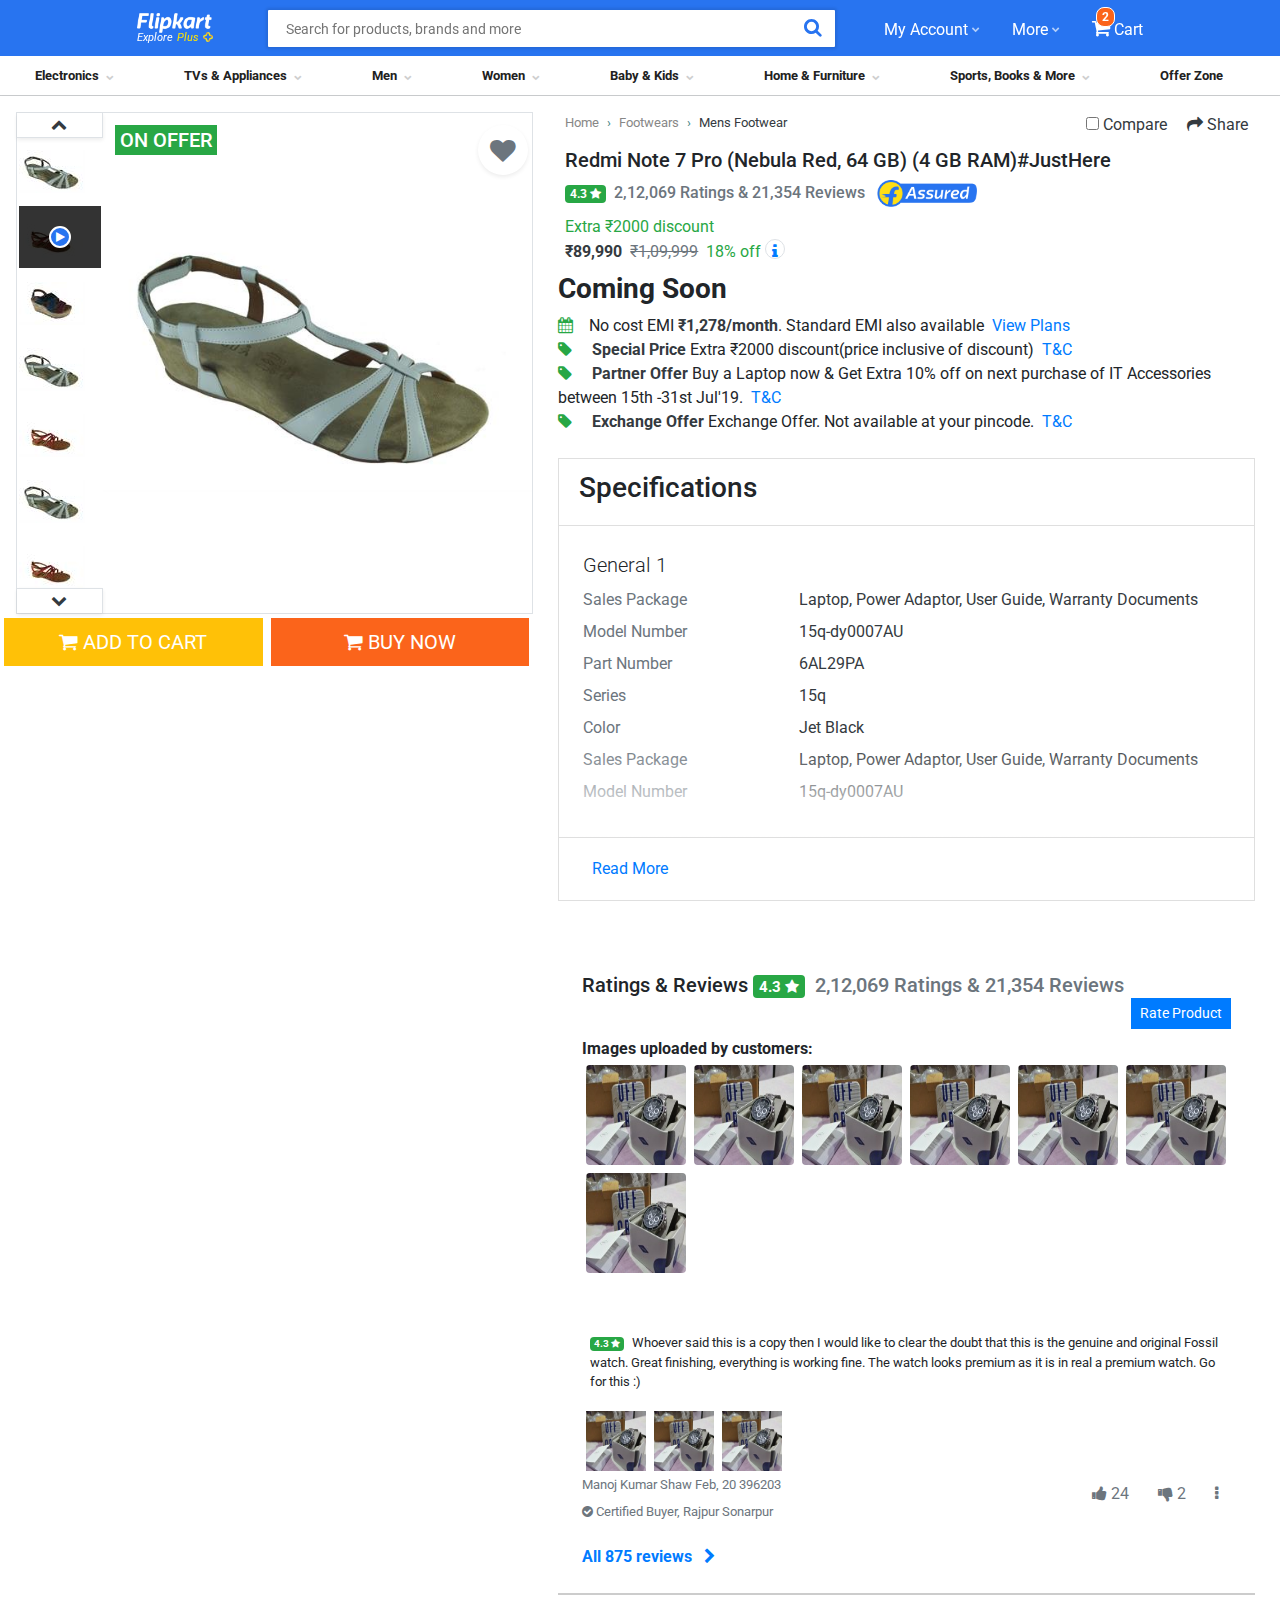
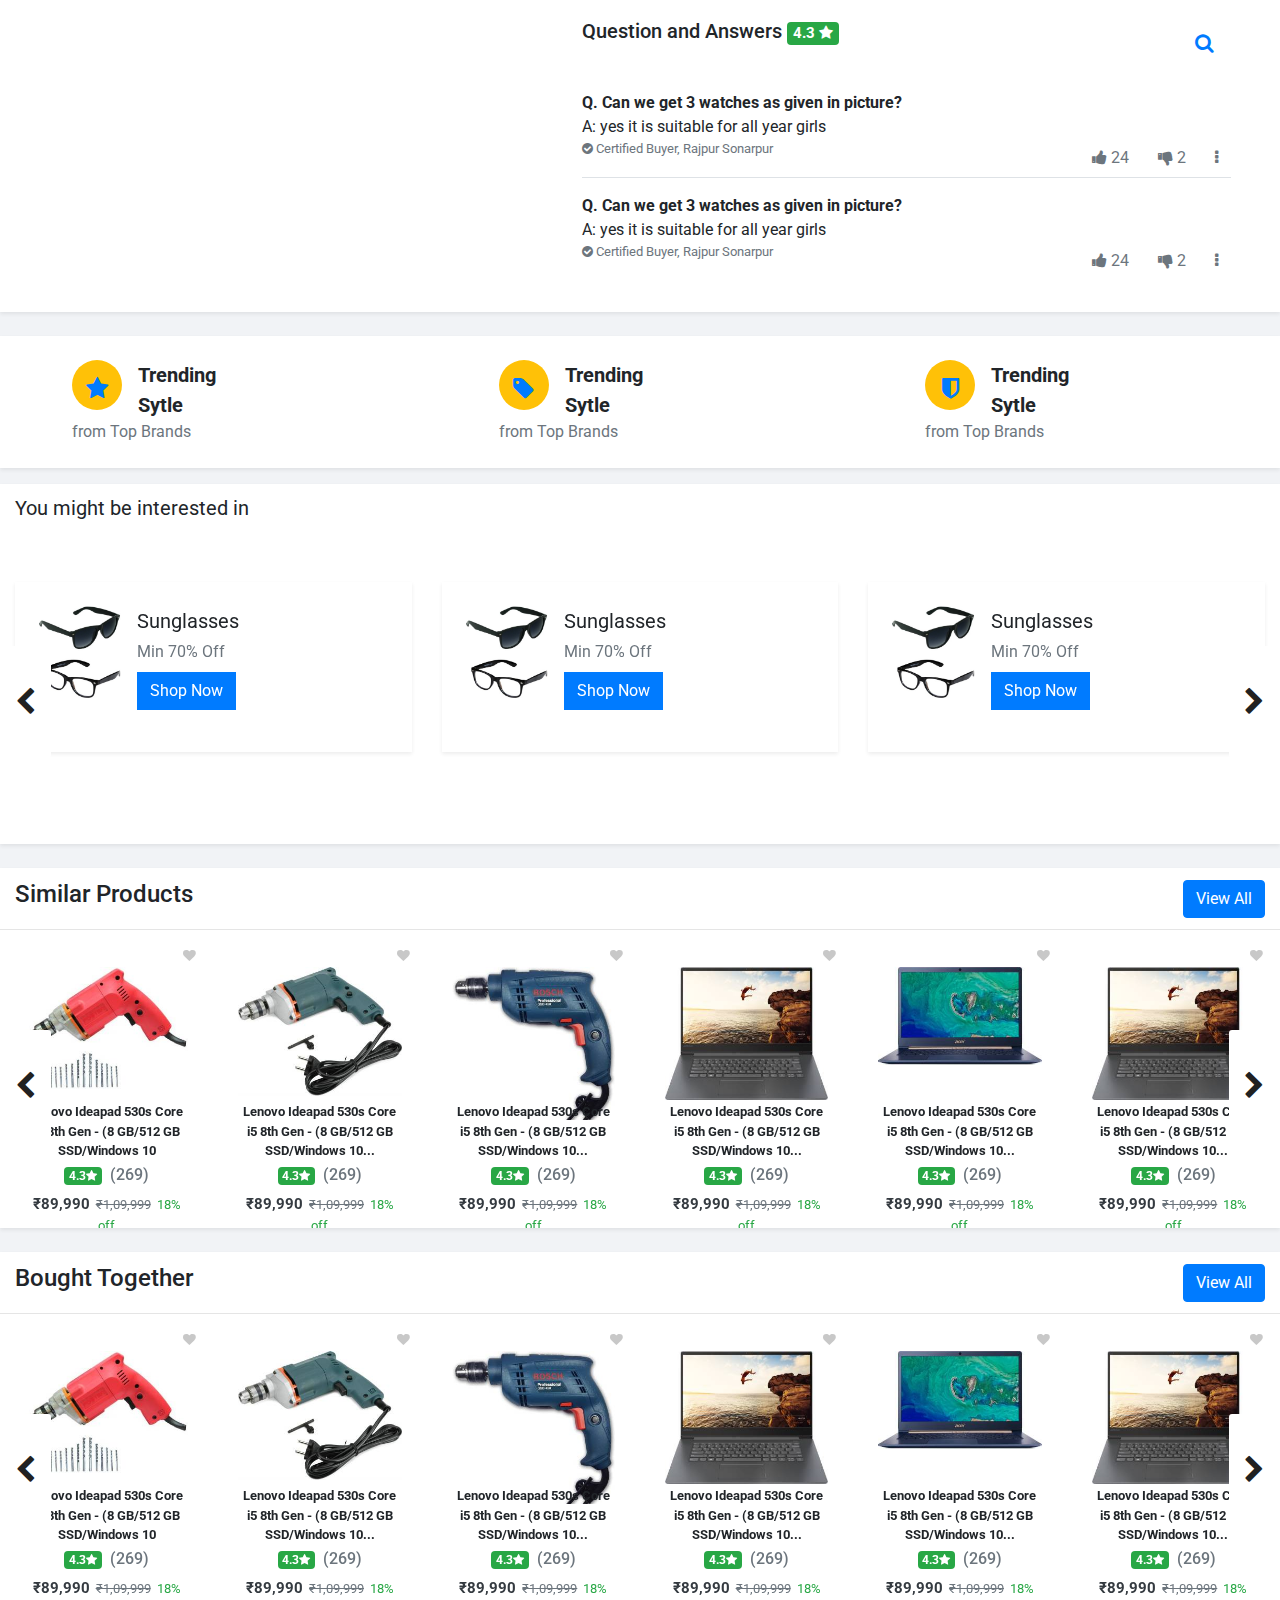
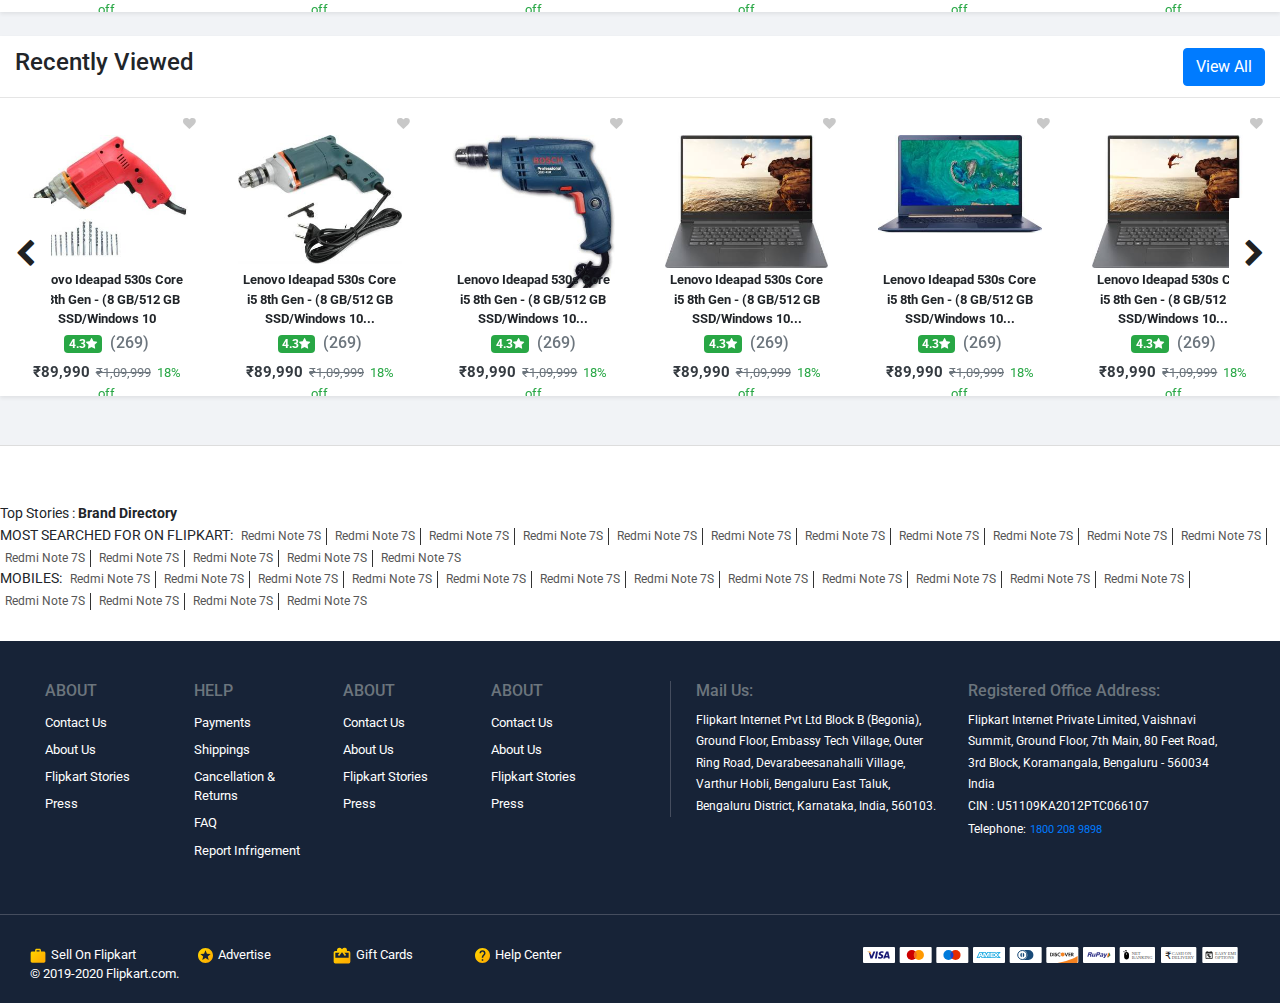
<file: detail.html>
<!doctype html>
<html lang="en">
	<head>
		<!-- Required meta tags -->
		<meta charset="utf-8">
		<meta name="viewport" content="width=device-width, initial-scale=1, shrink-to-fit=no">

		<!-- Bootstrap CSS -->
		<link rel="stylesheet" href="css/bootstrap.min.css">
		<link rel="stylesheet" href="css/bootstrap-slider.css">
		<link rel="stylesheet" href="https://cdnjs.cloudflare.com/ajax/libs/font-awesome/4.7.0/css/font-awesome.min.css">
		<link href="https://fonts.googleapis.com/css?family=Roboto" rel="stylesheet">
		<link rel="shortcut icon" href="favicon.ico">
		<title>Online Shopping Site for Mobiles, Electronics, Furniture, Grocery, Lifestyle, Books &amp; More. Best Offers!</title>
		<link rel="stylesheet" type="text/css" href="css/jquery.simpleLens.css">
		<link rel="stylesheet" type="text/css" href="css/jquery.simpleGallery.css">
	
		<link rel="stylesheet" href="css/style.css">
	</head>
	<body>
		<!-- The Modal -->
		<div class="modal" id="myModal">
			<div class="modal-dialog modal-lg">
				<div class="modal-content">
					<button type="button" class="close" data-dismiss="modal">&times;</button>
					<!-- Modal body -->
					<div class="modal-body">
						<div class="row">
							<div class="col-md-5 bg-primary text-white modalpadding modalpadding_img">
								<h2 class="">Login</h2>
								<p>Get access to your Orders, Wishlist and Recomendations</p>
		
							</div>
							<div class="col-md-7 bg-white modalpadding modalpaddinglogin">
								<form class="loginform">
									<div class="form-group" style="margin-bottom:40px;">
										<span class="text-secondary">Enter Email/Mobile Number</span>
										<input autocomplete="off" type="text" name="email" class="form-control">
									</div>
									<div class="form-group" style="margin-bottom:20px;">
										<span class="text-secondary">Enter Password</span>
										<input autocomplete="off" type="password" name="password" class="form-control">
										<a href="btn btn-link" class="forgot">Forgot?</a>
									</div>
									<div class="form-group">										
										<input type="submit" name="submit" class="btn btn-lg text-white btn-warning btn-block" value="Login">
									</div>
								</form>
								<a href="#" class="btn btn-lg text-primary btn-white btn-block newtofk">New to Flipkart? Sign up</a>
							</div>
						</div>
					</div>
				</div>
			</div>
		</div>
		<header>
			<div class="header_top">
				<div class="row">
					<div class="col-md-1">
					</div>
					<div class="col-md-7">
						<div class="row">
							<div class="col-md-2">
								<a href="#" class="a_logo">
									<img width="75" src="img/flipkart.png">
									<div class="a_ep">
										<span class="ep explore">Explore</span> <span class="ep plus">Plus</span>
										<img width="10" src="img/plus.png">
									</div>					
								</a>
							</div>
							<div class="col-md-10">
								<form class="search_form">
									<input class="search_box" autocomplete="off" type="text" name="search" placeholder="Search for products, brands and more">
									<button type="submit" class="btn search_btn">
										<i class="fa fa-search"></i>
									</button>
									<div class="a_search_list">
										<ul class="nav flex-column recentul">
											<li class="nav-item">
												<a class="nav-link" href="#"><i class="fa fa-refresh text-secondary"></i> Core i9</a>
											</li>
											<li class="nav-item">
												<a class="nav-link" href="#"><i class="fa fa-refresh text-secondary"></i> pendrive</a>
											</li>
											<li class="nav-item">
												<a class="nav-link" href="#"><i class="fa fa-refresh text-secondary"></i> laptop</a>
											</li>
											<li class="nav-item">
												<a class="nav-link" href="#"><i class="fa fa-refresh text-secondary"></i> laptop</a>
											</li>
										</ul>
										<h6 class="text-secondary">Trending</h6>
										<ul class="nav flex-column">
											<li class="nav-item">
												<a class="nav-link" href="#"><i class="fa fa-search"></i> mobiles</a>
											</li>
											<li class="nav-item">
												<a class="nav-link" href="#"><i class="fa fa-search"></i> mobiles</a>
											</li>
											<li class="nav-item">
												<a class="nav-link" href="#"><i class="fa fa-search"></i> laptops</a>
											</li>
											<li class="nav-item">
												<a class="nav-link" href="#"><i class="fa fa-search"></i> television</a>
											</li>
											<li class="nav-item">
												<a class="nav-link" href="#"><i class="fa fa-search"></i> washing machines</a>
											</li>
											<li class="nav-item">
												<a class="nav-link" href="#"><i class="fa fa-search"></i> refigerators</a>
											</li>
											<li class="nav-item">
												<a class="nav-link" href="#"><i class="fa fa-search"></i> shoes</a>
											</li>
											<li class="nav-item">
												<a class="nav-link" href="#"><i class="fa fa-search"></i> sarees</a>
											</li>
										</ul>
									</div>
								</form>
							</div>
						</div>
						
						
					</div>
					<div class="col-md-4">
						<ul class="nav nav-pills a_top_nav">
							<li class="nav-item">
								<a class="nav-link have_chevron_mouseover" href="#">My Account <i class="fa fa-chevron-down"></i></a>
								<ul class="nav flex-column submenu">
									<li class="nav-item">
										<span class="triangleup"></span>
										<a class="nav-link" href="#"><i class="fa fa-bell"></i> My Profile</a>
									</li>
									<li class="nav-item">
										<a class="nav-link" href="#"><i class="fa fa-briefcase"></i> Flipkart Plus Zone</a>
									</li>
									<li class="nav-item">
										<a class="nav-link" href="#"><i class="fa fa-question-circle"></i> Game Zone</a>
									</li>
									<li class="nav-item">
										<a class="nav-link" href="#"><i class="fa fa-line-chart "></i> Orders</a>
									</li>
									<li class="nav-item">
										<a class="nav-link" href="#"><i class="fa fa-download"></i> Wishlist</a>
									</li>
									<li class="nav-item">
										<a class="nav-link" href="#"><i class="fa fa-download"></i> My Chat</a>
									</li>
									<li class="nav-item">
										<a class="nav-link" href="#"><i class="fa fa-download"></i> Gift Cards</a>
									</li>
									<li class="nav-item">
										<a class="nav-link" href="#"><i class="fa fa-download"></i> Notitfications</a>
									</li>
									<li class="nav-item">
										<a class="nav-link" href="#"><i class="fa fa-download"></i> Logout</a>
									</li>
								</ul>
							</li>
							<!--
							<li class="nav-item">
								<a class="nav-link" href="#" data-toggle="modal" data-target="#myModal">Login &amp; Signup</a>
							</li>
							-->
							<li class="nav-item">
								<a class="nav-link have_chevron_mouseover" href="#">More <i class="fa fa-chevron-down"></i></a>
								<ul class="nav flex-column submenu">
									<li class="nav-item">
										<span class="triangleup"></span>
										<a class="nav-link" href="#"><i class="fa fa-bell"></i> Notification Preferences</a>
									</li>
									<li class="nav-item">
										<a class="nav-link" href="#"><i class="fa fa-briefcase"></i> Sell on Flipkart</a>
									</li>
									<li class="nav-item">
										<a class="nav-link" href="#"><i class="fa fa-question-circle"></i> 24x7 Customer Support</a>
									</li>
									<li class="nav-item">
										<a class="nav-link" href="#"><i class="fa fa-line-chart "></i> Advertise</a>
									</li>
									<li class="nav-item">
										<a class="nav-link" href="#"><i class="fa fa-download"></i> Download App</a>
									</li>
								</ul>
							</li>
							<li class="nav-item">
								<a style="position:relative;" class="nav-link" href="#"><span class="badge badge-light a_bg_orange a_cart_count text-white">2</span> <i class="fa fa-shopping-cart"></i> Cart</a>
							</li>
						</ul>
					</div>
				</div>							
			</div>
			<div class="header_bottom header_bottom_nav">
				<ul class="nav header_bottom_nav_ul">
					<li class="nav-item have_chevron_mouseover">
						<a class="nav-link" href="#">Electronics <i class="fa fa-chevron-down"></i></a>
						<div class="category_submenu position-absolute shadow-sm mt-0 ml-5 mr-5">
							<div class="row">
								<div class="col a_wht">
									<h6> Electronics <i class="fa fa-caret-right"></i></h6>
									<ul>
										<li>
											<a href="#">MI</a>
										</li>
										<li>
											<a href="#">RealMe</a>
										</li>
										<li>
											<a href="#">Samsung</a>
										</li>
										<li>
											<a href="#">Infinix</a>
										</li>
										<li>
											<a href="#">Oppo </a>
										</li>
										<li>
											<a href="#">Apple</a>
										</li>
										<li>
											<a href="#">Vivo</a>
										</li>
										<li>
											<a href="#">Honor</a>
										</li>
										<li>
											<a href="#">Asus</a>
										</li>
										<li>
											<a href="#">Samsung S10 Series</a>
										</li>
										<li>
											<a href="#">Redme Note 7 Pro</a>
										</li>
										<li>
											<a href="#">Redmi Go</a>
										</li>
										<li>
											<a href="#">RealMe C2</a>
										</li>
										<li>
											<a href="#">Infinix Smart 3 Plus</a>
										</li>
										<li>
											<a href="#">Vivo V15</a>
										</li>
										<li>
											<a href="#">Vivo V15</a>
										</li>
										<li>
											<a href="#">Vivo V15</a>
										</li>
										<li>
											<a href="#">Vivo V15</a>
										</li>
									</ul>
								</div>
								<div class="col a_gry">
									<h6> Mobiles <i class="fa fa-caret-right"></i></h6>
									<ul>
										<li>
											<a href="#">MI</a>
										</li>
										<li>
											<a href="#">RealMe</a>
										</li>
										<li>
											<a href="#">Samsung</a>
										</li>
										<li>
											<a href="#">Infinix</a>
										</li>
										<li>
											<a href="#">Oppo </a>
										</li>
										<li>
											<a href="#">Apple</a>
										</li>
										<li>
											<a href="#">Vivo</a>
										</li>
										<li>
											<a href="#">Honor</a>
										</li>
										<li>
											<a href="#">Asus</a>
										</li>
										<li>
											<a href="#">Samsung S10 Series</a>
										</li>
										<li>
											<a href="#">Redme Note 7 Pro</a>
										</li>
										<li>
											<a href="#">Redmi Go</a>
										</li>
										<li>
											<a href="#">RealMe C2</a>
										</li>
										<li>
											<a href="#">Infinix Smart 3 Plus</a>
										</li>
										<li>
											<a href="#">Vivo V15</a>
										</li>
										<li>
											<a href="#">Vivo V15</a>
										</li>
										<li>
											<a href="#">Vivo V15</a>
										</li>
										<li>
											<a href="#">Vivo V15</a>
										</li>
									</ul>
								</div>
								<div class="col a_wht">
									<h6> Mobiles <i class="fa fa-caret-right"></i></h6>
									<ul>
										<li>
											<a href="#">MI</a>
										</li>
										<li>
											<a href="#">RealMe</a>
										</li>
										<li>
											<a href="#">Samsung</a>
										</li>
										<li>
											<a href="#">Infinix</a>
										</li>
										<li>
											<a href="#">Oppo </a>
										</li>
										<li>
											<a href="#">Apple</a>
										</li>
										<li>
											<a href="#">Vivo</a>
										</li>
										<li>
											<a href="#">Honor</a>
										</li>
										<li>
											<a href="#">Asus</a>
										</li>
										<li>
											<a href="#">Samsung S10 Series</a>
										</li>
										<li>
											<a href="#">Redme Note 7 Pro</a>
										</li>
										<li>
											<a href="#">Redmi Go</a>
										</li>
										<li>
											<a href="#">RealMe C2</a>
										</li>
										<li>
											<a href="#">Infinix Smart 3 Plus</a>
										</li>
										<li>
											<a href="#">Vivo V15</a>
										</li>
										<li>
											<a href="#">Vivo V15</a>
										</li>
										<li>
											<a href="#">Vivo V15</a>
										</li>
										<li>
											<a href="#">Vivo V15</a>
										</li>
									</ul>
								</div>
								<div class="col a_gry">
									<h6> Mobiles <i class="fa fa-caret-right"></i></h6>
									<ul>
										<li>
											<a href="#">MI</a>
										</li>
										<li>
											<a href="#">RealMe</a>
										</li>
										<li>
											<a href="#">Samsung</a>
										</li>
										<li>
											<a href="#">Infinix</a>
										</li>
										<li>
											<a href="#">Oppo </a>
										</li>
										<li>
											<a href="#">Apple</a>
										</li>
										<li>
											<a href="#">Vivo</a>
										</li>
										<li>
											<a href="#">Honor</a>
										</li>
										<li>
											<a href="#">Asus</a>
										</li>
										<li>
											<a href="#">Samsung S10 Series</a>
										</li>
										<li>
											<a href="#">Redme Note 7 Pro</a>
										</li>
										<li>
											<a href="#">Redmi Go</a>
										</li>
										<li>
											<a href="#">RealMe C2</a>
										</li>
										<li>
											<a href="#">Infinix Smart 3 Plus</a>
										</li>
										<li>
											<a href="#">Vivo V15</a>
										</li>
										<li>
											<a href="#">Vivo V15</a>
										</li>
										<li>
											<a href="#">Vivo V15</a>
										</li>
										<li>
											<a href="#">Vivo V15</a>
										</li>
									</ul>
								</div>
								<div class="col a_wht">
									<h6> Mobiles <i class="fa fa-caret-right"></i></h6>
									<ul>
										<li>
											<a href="#">MI</a>
										</li>
										<li>
											<a href="#">RealMe</a>
										</li>
										<li>
											<a href="#">Samsung</a>
										</li>
										<li>
											<a href="#">Infinix</a>
										</li>
										<li>
											<a href="#">Oppo </a>
										</li>
										<li>
											<a href="#">Apple</a>
										</li>
										<li>
											<a href="#">Vivo</a>
										</li>
										<li>
											<a href="#">Honor</a>
										</li>
										<li>
											<a href="#">Asus</a>
										</li>
										<li>
											<a href="#">Samsung S10 Series</a>
										</li>
										<li>
											<a href="#">Redme Note 7 Pro</a>
										</li>
										<li>
											<a href="#">Redmi Go</a>
										</li>
										<li>
											<a href="#">RealMe C2</a>
										</li>
										<li>
											<a href="#">Infinix Smart 3 Plus</a>
										</li>
										<li>
											<a href="#">Vivo V15</a>
										</li>
										<li>
											<a href="#">Vivo V15</a>
										</li>
										<li>
											<a href="#">Vivo V15</a>
										</li>
										<li>
											<a href="#">Vivo V15</a>
										</li>
									</ul>
								</div>
							</div>
						</div>
					</li>
			
					<li class="nav-item have_chevron_mouseover">
						<a class="nav-link" href="#">TVs &amp; Appliances <i class="fa fa-chevron-down"></i></a>
						<div class="category_submenu position-absolute shadow-sm mt-0 ml-5 mr-5 a_tvnappliaces">
							<div class="row">
								<div class="col a_wht">
									<h6> Tv &amp; Appliances <i class="fa fa-caret-right"></i></h6>
									<ul>
										<li>
											<a href="#">MI</a>
										</li>
										<li>
											<a href="#">RealMe</a>
										</li>
										<li>
											<a href="#">Samsung</a>
										</li>
										<li>
											<a href="#">Infinix</a>
										</li>
										<li>
											<a href="#">Oppo </a>
										</li>
										<li>
											<a href="#">Apple</a>
										</li>
										<li>
											<a href="#">Vivo</a>
										</li>
										<li>
											<a href="#">Honor</a>
										</li>
										<li>
											<a href="#">Asus</a>
										</li>
										<li>
											<a href="#">Samsung S10 Series</a>
										</li>
										<li>
											<a href="#">Redme Note 7 Pro</a>
										</li>
										<li>
											<a href="#">Redmi Go</a>
										</li>
										<li>
											<a href="#">RealMe C2</a>
										</li>
										<li>
											<a href="#">Infinix Smart 3 Plus</a>
										</li>
										<li>
											<a href="#">Vivo V15</a>
										</li>
										<li>
											<a href="#">Vivo V15</a>
										</li>
										<li>
											<a href="#">Vivo V15</a>
										</li>
										<li>
											<a href="#">Vivo V15</a>
										</li>
									</ul>
								</div>
								<div class="col a_gry">
									<h6> Mobiles <i class="fa fa-caret-right"></i></h6>
									<ul>
										<li>
											<a href="#">MI</a>
										</li>
										<li>
											<a href="#">RealMe</a>
										</li>
										<li>
											<a href="#">Samsung</a>
										</li>
										<li>
											<a href="#">Infinix</a>
										</li>
										<li>
											<a href="#">Oppo </a>
										</li>
										<li>
											<a href="#">Apple</a>
										</li>
										<li>
											<a href="#">Vivo</a>
										</li>
										<li>
											<a href="#">Honor</a>
										</li>
										<li>
											<a href="#">Asus</a>
										</li>
										<li>
											<a href="#">Samsung S10 Series</a>
										</li>
										<li>
											<a href="#">Redme Note 7 Pro</a>
										</li>
										<li>
											<a href="#">Redmi Go</a>
										</li>
										<li>
											<a href="#">RealMe C2</a>
										</li>
										<li>
											<a href="#">Infinix Smart 3 Plus</a>
										</li>
										<li>
											<a href="#">Vivo V15</a>
										</li>
										<li>
											<a href="#">Vivo V15</a>
										</li>
										<li>
											<a href="#">Vivo V15</a>
										</li>
										<li>
											<a href="#">Vivo V15</a>
										</li>
									</ul>
								</div>
								<div class="col a_wht">
									<h6> Mobiles <i class="fa fa-caret-right"></i></h6>
									<ul>
										<li>
											<a href="#">MI</a>
										</li>
										<li>
											<a href="#">RealMe</a>
										</li>
										<li>
											<a href="#">Samsung</a>
										</li>
										<li>
											<a href="#">Infinix</a>
										</li>
										<li>
											<a href="#">Oppo </a>
										</li>
										<li>
											<a href="#">Apple</a>
										</li>
										<li>
											<a href="#">Vivo</a>
										</li>
										<li>
											<a href="#">Honor</a>
										</li>
										<li>
											<a href="#">Asus</a>
										</li>
										<li>
											<a href="#">Samsung S10 Series</a>
										</li>
										<li>
											<a href="#">Redme Note 7 Pro</a>
										</li>
										<li>
											<a href="#">Redmi Go</a>
										</li>
										<li>
											<a href="#">RealMe C2</a>
										</li>
										<li>
											<a href="#">Infinix Smart 3 Plus</a>
										</li>
										<li>
											<a href="#">Vivo V15</a>
										</li>
										<li>
											<a href="#">Vivo V15</a>
										</li>
										<li>
											<a href="#">Vivo V15</a>
										</li>
										<li>
											<a href="#">Vivo V15</a>
										</li>
									</ul>
								</div>
								<div class="col a_gry">
									<h6> Mobiles <i class="fa fa-caret-right"></i></h6>
									<ul>
										<li>
											<a href="#">MI</a>
										</li>
										<li>
											<a href="#">RealMe</a>
										</li>
										<li>
											<a href="#">Samsung</a>
										</li>
										<li>
											<a href="#">Infinix</a>
										</li>
										<li>
											<a href="#">Oppo </a>
										</li>
										<li>
											<a href="#">Apple</a>
										</li>
										<li>
											<a href="#">Vivo</a>
										</li>
										<li>
											<a href="#">Honor</a>
										</li>
										<li>
											<a href="#">Asus</a>
										</li>
										<li>
											<a href="#">Samsung S10 Series</a>
										</li>
										<li>
											<a href="#">Redme Note 7 Pro</a>
										</li>
										<li>
											<a href="#">Redmi Go</a>
										</li>
										<li>
											<a href="#">RealMe C2</a>
										</li>
										<li>
											<a href="#">Infinix Smart 3 Plus</a>
										</li>
										<li>
											<a href="#">Vivo V15</a>
										</li>
										<li>
											<a href="#">Vivo V15</a>
										</li>
										<li>
											<a href="#">Vivo V15</a>
										</li>
										<li>
											<a href="#">Vivo V15</a>
										</li>
									</ul>
								</div>
								<div class="col a_wht">
									<h6> Appliances <i class="fa fa-caret-right"></i></h6>
									<ul>
										<li>
											<a href="#">MI</a>
										</li>
										<li>
											<a href="#">RealMe</a>
										</li>
										<li>
											<a href="#">Samsung</a>
										</li>
										<li>
											<a href="#">Infinix</a>
										</li>
										<li>
											<a href="#">Oppo </a>
										</li>
										<li>
											<a href="#">Apple</a>
										</li>
										<li>
											<a href="#">Vivo</a>
										</li>
										<li>
											<a href="#">Honor</a>
										</li>
										<li>
											<a href="#">Asus</a>
										</li>
										<li>
											<a href="#">Samsung S10 Series</a>
										</li>
										<li>
											<a href="#">Redme Note 7 Pro</a>
										</li>
										<li>
											<a href="#">Redmi Go</a>
										</li>
										<li>
											<a href="#">RealMe C2</a>
										</li>
										<li>
											<a href="#">Infinix Smart 3 Plus</a>
										</li>
										<li>
											<a href="#">Vivo V15</a>
										</li>
										<li>
											<a href="#">Vivo V15</a>
										</li>
										<li>
											<a href="#">Vivo V15</a>
										</li>
										<li>
											<a href="#">Vivo V15</a>
										</li>
									</ul>
								</div>
							</div>
						</div>
					</li>
					<li class="nav-item have_chevron_mouseover">
						<a class="nav-link" href="#">Men <i class="fa fa-chevron-down"></i></a>
						<div class="category_submenu position-absolute shadow-sm mt-0 ml-5 mr-5 a_men">
							<div class="row">
								<div class="col a_wht">
									<h6> Mens <i class="fa fa-caret-right"></i></h6>
									<ul>
										<li>
											<a href="#">MI</a>
										</li>
										<li>
											<a href="#">RealMe</a>
										</li>
										<li>
											<a href="#">Samsung</a>
										</li>
										<li>
											<a href="#">Infinix</a>
										</li>
										<li>
											<a href="#">Oppo </a>
										</li>
										<li>
											<a href="#">Apple</a>
										</li>
										<li>
											<a href="#">Vivo</a>
										</li>
										<li>
											<a href="#">Honor</a>
										</li>
										<li>
											<a href="#">Asus</a>
										</li>
										<li>
											<a href="#">Samsung S10 Series</a>
										</li>
										<li>
											<a href="#">Redme Note 7 Pro</a>
										</li>
										<li>
											<a href="#">Redmi Go</a>
										</li>
										<li>
											<a href="#">RealMe C2</a>
										</li>
										<li>
											<a href="#">Infinix Smart 3 Plus</a>
										</li>
										<li>
											<a href="#">Vivo V15</a>
										</li>
										<li>
											<a href="#">Vivo V15</a>
										</li>
										<li>
											<a href="#">Vivo V15</a>
										</li>
										<li>
											<a href="#">Vivo V15</a>
										</li>
									</ul>
								</div>
								<div class="col a_gry">
									<h6> Mobiles <i class="fa fa-caret-right"></i></h6>
									<ul>
										<li>
											<a href="#">MI</a>
										</li>
										<li>
											<a href="#">RealMe</a>
										</li>
										<li>
											<a href="#">Samsung</a>
										</li>
										<li>
											<a href="#">Infinix</a>
										</li>
										<li>
											<a href="#">Oppo </a>
										</li>
										<li>
											<a href="#">Apple</a>
										</li>
										<li>
											<a href="#">Vivo</a>
										</li>
										<li>
											<a href="#">Honor</a>
										</li>
										<li>
											<a href="#">Asus</a>
										</li>
										<li>
											<a href="#">Samsung S10 Series</a>
										</li>
										<li>
											<a href="#">Redme Note 7 Pro</a>
										</li>
										<li>
											<a href="#">Redmi Go</a>
										</li>
										<li>
											<a href="#">RealMe C2</a>
										</li>
										<li>
											<a href="#">Infinix Smart 3 Plus</a>
										</li>
										<li>
											<a href="#">Vivo V15</a>
										</li>
										<li>
											<a href="#">Vivo V15</a>
										</li>
										<li>
											<a href="#">Vivo V15</a>
										</li>
										<li>
											<a href="#">Vivo V15</a>
										</li>
									</ul>
								</div>
								<div class="col a_wht">
									<h6> Mobiles <i class="fa fa-caret-right"></i></h6>
									<ul>
										<li>
											<a href="#">MI</a>
										</li>
										<li>
											<a href="#">RealMe</a>
										</li>
										<li>
											<a href="#">Samsung</a>
										</li>
										<li>
											<a href="#">Infinix</a>
										</li>
										<li>
											<a href="#">Oppo </a>
										</li>
										<li>
											<a href="#">Apple</a>
										</li>
										<li>
											<a href="#">Vivo</a>
										</li>
										<li>
											<a href="#">Honor</a>
										</li>
										<li>
											<a href="#">Asus</a>
										</li>
										<li>
											<a href="#">Samsung S10 Series</a>
										</li>
										<li>
											<a href="#">Redme Note 7 Pro</a>
										</li>
										<li>
											<a href="#">Redmi Go</a>
										</li>
										<li>
											<a href="#">RealMe C2</a>
										</li>
										<li>
											<a href="#">Infinix Smart 3 Plus</a>
										</li>
										<li>
											<a href="#">Vivo V15</a>
										</li>
										<li>
											<a href="#">Vivo V15</a>
										</li>
										<li>
											<a href="#">Vivo V15</a>
										</li>
										<li>
											<a href="#">Vivo V15</a>
										</li>
									</ul>
								</div>
								<div class="col a_gry">
									<h6> Mobiles <i class="fa fa-caret-right"></i></h6>
									<ul>
										<li>
											<a href="#">MI</a>
										</li>
										<li>
											<a href="#">RealMe</a>
										</li>
										<li>
											<a href="#">Samsung</a>
										</li>
										<li>
											<a href="#">Infinix</a>
										</li>
										<li>
											<a href="#">Oppo </a>
										</li>
										<li>
											<a href="#">Apple</a>
										</li>
										<li>
											<a href="#">Vivo</a>
										</li>
										<li>
											<a href="#">Honor</a>
										</li>
										<li>
											<a href="#">Asus</a>
										</li>
										<li>
											<a href="#">Samsung S10 Series</a>
										</li>
										<li>
											<a href="#">Redme Note 7 Pro</a>
										</li>
										<li>
											<a href="#">Redmi Go</a>
										</li>
										<li>
											<a href="#">RealMe C2</a>
										</li>
										<li>
											<a href="#">Infinix Smart 3 Plus</a>
										</li>
										<li>
											<a href="#">Vivo V15</a>
										</li>
										<li>
											<a href="#">Vivo V15</a>
										</li>
										<li>
											<a href="#">Vivo V15</a>
										</li>
										<li>
											<a href="#">Vivo V15</a>
										</li>
									</ul>
								</div>
								<div class="col a_wht">
									<h6> Mobiles <i class="fa fa-caret-right"></i></h6>
									<ul>
										<li>
											<a href="#">MI</a>
										</li>
										<li>
											<a href="#">RealMe</a>
										</li>
										<li>
											<a href="#">Samsung</a>
										</li>
										<li>
											<a href="#">Infinix</a>
										</li>
										<li>
											<a href="#">Oppo </a>
										</li>
										<li>
											<a href="#">Apple</a>
										</li>
										<li>
											<a href="#">Vivo</a>
										</li>
										<li>
											<a href="#">Honor</a>
										</li>
										<li>
											<a href="#">Asus</a>
										</li>
										<li>
											<a href="#">Samsung S10 Series</a>
										</li>
										<li>
											<a href="#">Redme Note 7 Pro</a>
										</li>
										<li>
											<a href="#">Redmi Go</a>
										</li>
										<li>
											<a href="#">RealMe C2</a>
										</li>
										<li>
											<a href="#">Infinix Smart 3 Plus</a>
										</li>
										<li>
											<a href="#">Vivo V15</a>
										</li>
										<li>
											<a href="#">Vivo V15</a>
										</li>
										<li>
											<a href="#">Vivo V15</a>
										</li>
										<li>
											<a href="#">Vivo V15</a>
										</li>
									</ul>
								</div>
							</div>
						</div>
					</li>
					<li class="nav-item have_chevron_mouseover">
						<a class="nav-link" href="#">Women <i class="fa fa-chevron-down"></i></a>
						<div class="category_submenu position-absolute shadow-sm mt-0 ml-5 mr-5">
							<div class="row">
								<div class="col a_wht">
									<h6> Women <i class="fa fa-caret-right"></i></h6>
									<ul>
										<li>
											<a href="#">MI</a>
										</li>
										<li>
											<a href="#">RealMe</a>
										</li>
										<li>
											<a href="#">Samsung</a>
										</li>
										<li>
											<a href="#">Infinix</a>
										</li>
										<li>
											<a href="#">Oppo </a>
										</li>
										<li>
											<a href="#">Apple</a>
										</li>
										<li>
											<a href="#">Vivo</a>
										</li>
										<li>
											<a href="#">Honor</a>
										</li>
										<li>
											<a href="#">Asus</a>
										</li>
										<li>
											<a href="#">Samsung S10 Series</a>
										</li>
										<li>
											<a href="#">Redme Note 7 Pro</a>
										</li>
										<li>
											<a href="#">Redmi Go</a>
										</li>
										<li>
											<a href="#">RealMe C2</a>
										</li>
										<li>
											<a href="#">Infinix Smart 3 Plus</a>
										</li>
										<li>
											<a href="#">Vivo V15</a>
										</li>
										<li>
											<a href="#">Vivo V15</a>
										</li>
										<li>
											<a href="#">Vivo V15</a>
										</li>
										<li>
											<a href="#">Vivo V15</a>
										</li>
									</ul>
								</div>
								<div class="col a_gry">
									<h6> Mobiles <i class="fa fa-caret-right"></i></h6>
									<ul>
										<li>
											<a href="#">MI</a>
										</li>
										<li>
											<a href="#">RealMe</a>
										</li>
										<li>
											<a href="#">Samsung</a>
										</li>
										<li>
											<a href="#">Infinix</a>
										</li>
										<li>
											<a href="#">Oppo </a>
										</li>
										<li>
											<a href="#">Apple</a>
										</li>
										<li>
											<a href="#">Vivo</a>
										</li>
										<li>
											<a href="#">Honor</a>
										</li>
										<li>
											<a href="#">Asus</a>
										</li>
										<li>
											<a href="#">Samsung S10 Series</a>
										</li>
										<li>
											<a href="#">Redme Note 7 Pro</a>
										</li>
										<li>
											<a href="#">Redmi Go</a>
										</li>
										<li>
											<a href="#">RealMe C2</a>
										</li>
										<li>
											<a href="#">Infinix Smart 3 Plus</a>
										</li>
										<li>
											<a href="#">Vivo V15</a>
										</li>
										<li>
											<a href="#">Vivo V15</a>
										</li>
										<li>
											<a href="#">Vivo V15</a>
										</li>
										<li>
											<a href="#">Vivo V15</a>
										</li>
									</ul>
								</div>
								<div class="col a_wht">
									<h6> Mobiles <i class="fa fa-caret-right"></i></h6>
									<ul>
										<li>
											<a href="#">MI</a>
										</li>
										<li>
											<a href="#">RealMe</a>
										</li>
										<li>
											<a href="#">Samsung</a>
										</li>
										<li>
											<a href="#">Infinix</a>
										</li>
										<li>
											<a href="#">Oppo </a>
										</li>
										<li>
											<a href="#">Apple</a>
										</li>
										<li>
											<a href="#">Vivo</a>
										</li>
										<li>
											<a href="#">Honor</a>
										</li>
										<li>
											<a href="#">Asus</a>
										</li>
										<li>
											<a href="#">Samsung S10 Series</a>
										</li>
										<li>
											<a href="#">Redme Note 7 Pro</a>
										</li>
										<li>
											<a href="#">Redmi Go</a>
										</li>
										<li>
											<a href="#">RealMe C2</a>
										</li>
										<li>
											<a href="#">Infinix Smart 3 Plus</a>
										</li>
										<li>
											<a href="#">Vivo V15</a>
										</li>
										<li>
											<a href="#">Vivo V15</a>
										</li>
										<li>
											<a href="#">Vivo V15</a>
										</li>
										<li>
											<a href="#">Vivo V15</a>
										</li>
									</ul>
								</div>
								<div class="col a_gry">
									<h6> Mobiles <i class="fa fa-caret-right"></i></h6>
									<ul>
										<li>
											<a href="#">MI</a>
										</li>
										<li>
											<a href="#">RealMe</a>
										</li>
										<li>
											<a href="#">Samsung</a>
										</li>
										<li>
											<a href="#">Infinix</a>
										</li>
										<li>
											<a href="#">Oppo </a>
										</li>
										<li>
											<a href="#">Apple</a>
										</li>
										<li>
											<a href="#">Vivo</a>
										</li>
										<li>
											<a href="#">Honor</a>
										</li>
										<li>
											<a href="#">Asus</a>
										</li>
										<li>
											<a href="#">Samsung S10 Series</a>
										</li>
										<li>
											<a href="#">Redme Note 7 Pro</a>
										</li>
										<li>
											<a href="#">Redmi Go</a>
										</li>
										<li>
											<a href="#">RealMe C2</a>
										</li>
										<li>
											<a href="#">Infinix Smart 3 Plus</a>
										</li>
										<li>
											<a href="#">Vivo V15</a>
										</li>
										<li>
											<a href="#">Vivo V15</a>
										</li>
										<li>
											<a href="#">Vivo V15</a>
										</li>
										<li>
											<a href="#">Vivo V15</a>
										</li>
									</ul>
								</div>
								<div class="col a_wht">
									<h6> Mobiles <i class="fa fa-caret-right"></i></h6>
									<ul>
										<li>
											<a href="#">MI</a>
										</li>
										<li>
											<a href="#">RealMe</a>
										</li>
										<li>
											<a href="#">Samsung</a>
										</li>
										<li>
											<a href="#">Infinix</a>
										</li>
										<li>
											<a href="#">Oppo </a>
										</li>
										<li>
											<a href="#">Apple</a>
										</li>
										<li>
											<a href="#">Vivo</a>
										</li>
										<li>
											<a href="#">Honor</a>
										</li>
										<li>
											<a href="#">Asus</a>
										</li>
										<li>
											<a href="#">Samsung S10 Series</a>
										</li>
										<li>
											<a href="#">Redme Note 7 Pro</a>
										</li>
										<li>
											<a href="#">Redmi Go</a>
										</li>
										<li>
											<a href="#">RealMe C2</a>
										</li>
										<li>
											<a href="#">Infinix Smart 3 Plus</a>
										</li>
										<li>
											<a href="#">Vivo V15</a>
										</li>
										<li>
											<a href="#">Vivo V15</a>
										</li>
										<li>
											<a href="#">Vivo V15</a>
										</li>
										<li>
											<a href="#">Vivo V15</a>
										</li>
									</ul>
								</div>
							</div>
						</div>
					</li>
					<li class="nav-item have_chevron_mouseover">
						<a class="nav-link" href="#">Baby &amp; Kids <i class="fa fa-chevron-down"></i></a>
						<div class="category_submenu position-absolute shadow-sm mt-0 ml-5 mr-5">
							<div class="row">
								<div class="col a_wht">
									<h6> Baby &amp; Kids <i class="fa fa-caret-right"></i></h6>
									<ul>
										<li>
											<a href="#">MI</a>
										</li>
										<li>
											<a href="#">RealMe</a>
										</li>
										<li>
											<a href="#">Samsung</a>
										</li>
										<li>
											<a href="#">Infinix</a>
										</li>
										<li>
											<a href="#">Oppo </a>
										</li>
										<li>
											<a href="#">Apple</a>
										</li>
										<li>
											<a href="#">Vivo</a>
										</li>
										<li>
											<a href="#">Honor</a>
										</li>
										<li>
											<a href="#">Asus</a>
										</li>
										<li>
											<a href="#">Samsung S10 Series</a>
										</li>
										<li>
											<a href="#">Redme Note 7 Pro</a>
										</li>
										<li>
											<a href="#">Redmi Go</a>
										</li>
										<li>
											<a href="#">RealMe C2</a>
										</li>
										<li>
											<a href="#">Infinix Smart 3 Plus</a>
										</li>
										<li>
											<a href="#">Vivo V15</a>
										</li>
										<li>
											<a href="#">Vivo V15</a>
										</li>
										<li>
											<a href="#">Vivo V15</a>
										</li>
										<li>
											<a href="#">Vivo V15</a>
										</li>
									</ul>
								</div>
								<div class="col a_gry">
									<h6> Mobiles <i class="fa fa-caret-right"></i></h6>
									<ul>
										<li>
											<a href="#">MI</a>
										</li>
										<li>
											<a href="#">RealMe</a>
										</li>
										<li>
											<a href="#">Samsung</a>
										</li>
										<li>
											<a href="#">Infinix</a>
										</li>
										<li>
											<a href="#">Oppo </a>
										</li>
										<li>
											<a href="#">Apple</a>
										</li>
										<li>
											<a href="#">Vivo</a>
										</li>
										<li>
											<a href="#">Honor</a>
										</li>
										<li>
											<a href="#">Asus</a>
										</li>
										<li>
											<a href="#">Samsung S10 Series</a>
										</li>
										<li>
											<a href="#">Redme Note 7 Pro</a>
										</li>
										<li>
											<a href="#">Redmi Go</a>
										</li>
										<li>
											<a href="#">RealMe C2</a>
										</li>
										<li>
											<a href="#">Infinix Smart 3 Plus</a>
										</li>
										<li>
											<a href="#">Vivo V15</a>
										</li>
										<li>
											<a href="#">Vivo V15</a>
										</li>
										<li>
											<a href="#">Vivo V15</a>
										</li>
										<li>
											<a href="#">Vivo V15</a>
										</li>
									</ul>
								</div>
								<div class="col a_wht">
									<h6> Mobiles <i class="fa fa-caret-right"></i></h6>
									<ul>
										<li>
											<a href="#">MI</a>
										</li>
										<li>
											<a href="#">RealMe</a>
										</li>
										<li>
											<a href="#">Samsung</a>
										</li>
										<li>
											<a href="#">Infinix</a>
										</li>
										<li>
											<a href="#">Oppo </a>
										</li>
										<li>
											<a href="#">Apple</a>
										</li>
										<li>
											<a href="#">Vivo</a>
										</li>
										<li>
											<a href="#">Honor</a>
										</li>
										<li>
											<a href="#">Asus</a>
										</li>
										<li>
											<a href="#">Samsung S10 Series</a>
										</li>
										<li>
											<a href="#">Redme Note 7 Pro</a>
										</li>
										<li>
											<a href="#">Redmi Go</a>
										</li>
										<li>
											<a href="#">RealMe C2</a>
										</li>
										<li>
											<a href="#">Infinix Smart 3 Plus</a>
										</li>
										<li>
											<a href="#">Vivo V15</a>
										</li>
										<li>
											<a href="#">Vivo V15</a>
										</li>
										<li>
											<a href="#">Vivo V15</a>
										</li>
										<li>
											<a href="#">Vivo V15</a>
										</li>
									</ul>
								</div>
								<div class="col a_gry">
									<h6> Mobiles <i class="fa fa-caret-right"></i></h6>
									<ul>
										<li>
											<a href="#">MI</a>
										</li>
										<li>
											<a href="#">RealMe</a>
										</li>
										<li>
											<a href="#">Samsung</a>
										</li>
										<li>
											<a href="#">Infinix</a>
										</li>
										<li>
											<a href="#">Oppo </a>
										</li>
										<li>
											<a href="#">Apple</a>
										</li>
										<li>
											<a href="#">Vivo</a>
										</li>
										<li>
											<a href="#">Honor</a>
										</li>
										<li>
											<a href="#">Asus</a>
										</li>
										<li>
											<a href="#">Samsung S10 Series</a>
										</li>
										<li>
											<a href="#">Redme Note 7 Pro</a>
										</li>
										<li>
											<a href="#">Redmi Go</a>
										</li>
										<li>
											<a href="#">RealMe C2</a>
										</li>
										<li>
											<a href="#">Infinix Smart 3 Plus</a>
										</li>
										<li>
											<a href="#">Vivo V15</a>
										</li>
										<li>
											<a href="#">Vivo V15</a>
										</li>
										<li>
											<a href="#">Vivo V15</a>
										</li>
										<li>
											<a href="#">Vivo V15</a>
										</li>
									</ul>
								</div>
								<div class="col a_wht">
									<h6> Mobiles <i class="fa fa-caret-right"></i></h6>
									<ul>
										<li>
											<a href="#">MI</a>
										</li>
										<li>
											<a href="#">RealMe</a>
										</li>
										<li>
											<a href="#">Samsung</a>
										</li>
										<li>
											<a href="#">Infinix</a>
										</li>
										<li>
											<a href="#">Oppo </a>
										</li>
										<li>
											<a href="#">Apple</a>
										</li>
										<li>
											<a href="#">Vivo</a>
										</li>
										<li>
											<a href="#">Honor</a>
										</li>
										<li>
											<a href="#">Asus</a>
										</li>
										<li>
											<a href="#">Samsung S10 Series</a>
										</li>
										<li>
											<a href="#">Redme Note 7 Pro</a>
										</li>
										<li>
											<a href="#">Redmi Go</a>
										</li>
										<li>
											<a href="#">RealMe C2</a>
										</li>
										<li>
											<a href="#">Infinix Smart 3 Plus</a>
										</li>
										<li>
											<a href="#">Vivo V15</a>
										</li>
										<li>
											<a href="#">Vivo V15</a>
										</li>
										<li>
											<a href="#">Vivo V15</a>
										</li>
										<li>
											<a href="#">Vivo V15</a>
										</li>
									</ul>
								</div>
							</div>
						</div>
					</li>
					<li class="nav-item have_chevron_mouseover">
						<a class="nav-link" href="#">Home &amp; Furniture <i class="fa fa-chevron-down"></i></a>
						<div class="category_submenu position-absolute shadow-sm mt-0 ml-5 mr-5">
							<div class="row">
								<div class="col a_wht">
									<h6> Home &amp; Furniture <i class="fa fa-caret-right"></i></h6>
									<ul>
										<li>
											<a href="#">MI</a>
										</li>
										<li>
											<a href="#">RealMe</a>
										</li>
										<li>
											<a href="#">Samsung</a>
										</li>
										<li>
											<a href="#">Infinix</a>
										</li>
										<li>
											<a href="#">Oppo </a>
										</li>
										<li>
											<a href="#">Apple</a>
										</li>
										<li>
											<a href="#">Vivo</a>
										</li>
										<li>
											<a href="#">Honor</a>
										</li>
										<li>
											<a href="#">Asus</a>
										</li>
										<li>
											<a href="#">Samsung S10 Series</a>
										</li>
										<li>
											<a href="#">Redme Note 7 Pro</a>
										</li>
										<li>
											<a href="#">Redmi Go</a>
										</li>
										<li>
											<a href="#">RealMe C2</a>
										</li>
										<li>
											<a href="#">Infinix Smart 3 Plus</a>
										</li>
										<li>
											<a href="#">Vivo V15</a>
										</li>
										<li>
											<a href="#">Vivo V15</a>
										</li>
										<li>
											<a href="#">Vivo V15</a>
										</li>
										<li>
											<a href="#">Vivo V15</a>
										</li>
									</ul>
								</div>
								<div class="col a_gry">
									<h6> Mobiles <i class="fa fa-caret-right"></i></h6>
									<ul>
										<li>
											<a href="#">MI</a>
										</li>
										<li>
											<a href="#">RealMe</a>
										</li>
										<li>
											<a href="#">Samsung</a>
										</li>
										<li>
											<a href="#">Infinix</a>
										</li>
										<li>
											<a href="#">Oppo </a>
										</li>
										<li>
											<a href="#">Apple</a>
										</li>
										<li>
											<a href="#">Vivo</a>
										</li>
										<li>
											<a href="#">Honor</a>
										</li>
										<li>
											<a href="#">Asus</a>
										</li>
										<li>
											<a href="#">Samsung S10 Series</a>
										</li>
										<li>
											<a href="#">Redme Note 7 Pro</a>
										</li>
										<li>
											<a href="#">Redmi Go</a>
										</li>
										<li>
											<a href="#">RealMe C2</a>
										</li>
										<li>
											<a href="#">Infinix Smart 3 Plus</a>
										</li>
										<li>
											<a href="#">Vivo V15</a>
										</li>
										<li>
											<a href="#">Vivo V15</a>
										</li>
										<li>
											<a href="#">Vivo V15</a>
										</li>
										<li>
											<a href="#">Vivo V15</a>
										</li>
									</ul>
								</div>
								<div class="col a_wht">
									<h6> Mobiles <i class="fa fa-caret-right"></i></h6>
									<ul>
										<li>
											<a href="#">MI</a>
										</li>
										<li>
											<a href="#">RealMe</a>
										</li>
										<li>
											<a href="#">Samsung</a>
										</li>
										<li>
											<a href="#">Infinix</a>
										</li>
										<li>
											<a href="#">Oppo </a>
										</li>
										<li>
											<a href="#">Apple</a>
										</li>
										<li>
											<a href="#">Vivo</a>
										</li>
										<li>
											<a href="#">Honor</a>
										</li>
										<li>
											<a href="#">Asus</a>
										</li>
										<li>
											<a href="#">Samsung S10 Series</a>
										</li>
										<li>
											<a href="#">Redme Note 7 Pro</a>
										</li>
										<li>
											<a href="#">Redmi Go</a>
										</li>
										<li>
											<a href="#">RealMe C2</a>
										</li>
										<li>
											<a href="#">Infinix Smart 3 Plus</a>
										</li>
										<li>
											<a href="#">Vivo V15</a>
										</li>
										<li>
											<a href="#">Vivo V15</a>
										</li>
										<li>
											<a href="#">Vivo V15</a>
										</li>
										<li>
											<a href="#">Vivo V15</a>
										</li>
									</ul>
								</div>
								<div class="col a_gry">
									<h6> Mobiles <i class="fa fa-caret-right"></i></h6>
									<ul>
										<li>
											<a href="#">MI</a>
										</li>
										<li>
											<a href="#">RealMe</a>
										</li>
										<li>
											<a href="#">Samsung</a>
										</li>
										<li>
											<a href="#">Infinix</a>
										</li>
										<li>
											<a href="#">Oppo </a>
										</li>
										<li>
											<a href="#">Apple</a>
										</li>
										<li>
											<a href="#">Vivo</a>
										</li>
										<li>
											<a href="#">Honor</a>
										</li>
										<li>
											<a href="#">Asus</a>
										</li>
										<li>
											<a href="#">Samsung S10 Series</a>
										</li>
										<li>
											<a href="#">Redme Note 7 Pro</a>
										</li>
										<li>
											<a href="#">Redmi Go</a>
										</li>
										<li>
											<a href="#">RealMe C2</a>
										</li>
										<li>
											<a href="#">Infinix Smart 3 Plus</a>
										</li>
										<li>
											<a href="#">Vivo V15</a>
										</li>
										<li>
											<a href="#">Vivo V15</a>
										</li>
										<li>
											<a href="#">Vivo V15</a>
										</li>
										<li>
											<a href="#">Vivo V15</a>
										</li>
									</ul>
								</div>
								<div class="col a_wht">
									<h6> Mobiles <i class="fa fa-caret-right"></i></h6>
									<ul>
										<li>
											<a href="#">MI</a>
										</li>
										<li>
											<a href="#">RealMe</a>
										</li>
										<li>
											<a href="#">Samsung</a>
										</li>
										<li>
											<a href="#">Infinix</a>
										</li>
										<li>
											<a href="#">Oppo </a>
										</li>
										<li>
											<a href="#">Apple</a>
										</li>
										<li>
											<a href="#">Vivo</a>
										</li>
										<li>
											<a href="#">Honor</a>
										</li>
										<li>
											<a href="#">Asus</a>
										</li>
										<li>
											<a href="#">Samsung S10 Series</a>
										</li>
										<li>
											<a href="#">Redme Note 7 Pro</a>
										</li>
										<li>
											<a href="#">Redmi Go</a>
										</li>
										<li>
											<a href="#">RealMe C2</a>
										</li>
										<li>
											<a href="#">Infinix Smart 3 Plus</a>
										</li>
										<li>
											<a href="#">Vivo V15</a>
										</li>
										<li>
											<a href="#">Vivo V15</a>
										</li>
										<li>
											<a href="#">Vivo V15</a>
										</li>
										<li>
											<a href="#">Vivo V15</a>
										</li>
									</ul>
								</div>
							</div>
						</div>
					</li>
					<li class="nav-item have_chevron_mouseover">
						<a class="nav-link" href="#">Sports, Books &amp; More <i class="fa fa-chevron-down"></i></a>
						<div class="category_submenu position-absolute shadow-sm mt-0 ml-5 mr-5">
							<div class="row">
								<div class="col a_wht">
									<h6> Sports, Books &amp; More  <i class="fa fa-caret-right"></i></h6>
									<ul>
										<li>
											<a href="#">MI</a>
										</li>
										<li>
											<a href="#">RealMe</a>
										</li>
										<li>
											<a href="#">Samsung</a>
										</li>
										<li>
											<a href="#">Infinix</a>
										</li>
										<li>
											<a href="#">Oppo </a>
										</li>
										<li>
											<a href="#">Apple</a>
										</li>
										<li>
											<a href="#">Vivo</a>
										</li>
										<li>
											<a href="#">Honor</a>
										</li>
										<li>
											<a href="#">Asus</a>
										</li>
										<li>
											<a href="#">Samsung S10 Series</a>
										</li>
										<li>
											<a href="#">Redme Note 7 Pro</a>
										</li>
										<li>
											<a href="#">Redmi Go</a>
										</li>
										<li>
											<a href="#">RealMe C2</a>
										</li>
										<li>
											<a href="#">Infinix Smart 3 Plus</a>
										</li>
										<li>
											<a href="#">Vivo V15</a>
										</li>
										<li>
											<a href="#">Vivo V15</a>
										</li>
										<li>
											<a href="#">Vivo V15</a>
										</li>
										<li>
											<a href="#">Vivo V15</a>
										</li>
									</ul>
								</div>
								<div class="col a_gry">
									<h6> Mobiles <i class="fa fa-caret-right"></i></h6>
									<ul>
										<li>
											<a href="#">MI</a>
										</li>
										<li>
											<a href="#">RealMe</a>
										</li>
										<li>
											<a href="#">Samsung</a>
										</li>
										<li>
											<a href="#">Infinix</a>
										</li>
										<li>
											<a href="#">Oppo </a>
										</li>
										<li>
											<a href="#">Apple</a>
										</li>
										<li>
											<a href="#">Vivo</a>
										</li>
										<li>
											<a href="#">Honor</a>
										</li>
										<li>
											<a href="#">Asus</a>
										</li>
										<li>
											<a href="#">Samsung S10 Series</a>
										</li>
										<li>
											<a href="#">Redme Note 7 Pro</a>
										</li>
										<li>
											<a href="#">Redmi Go</a>
										</li>
										<li>
											<a href="#">RealMe C2</a>
										</li>
										<li>
											<a href="#">Infinix Smart 3 Plus</a>
										</li>
										<li>
											<a href="#">Vivo V15</a>
										</li>
										<li>
											<a href="#">Vivo V15</a>
										</li>
										<li>
											<a href="#">Vivo V15</a>
										</li>
										<li>
											<a href="#">Vivo V15</a>
										</li>
									</ul>
								</div>
								<div class="col a_wht">
									<h6> Mobiles <i class="fa fa-caret-right"></i></h6>
									<ul>
										<li>
											<a href="#">MI</a>
										</li>
										<li>
											<a href="#">RealMe</a>
										</li>
										<li>
											<a href="#">Samsung</a>
										</li>
										<li>
											<a href="#">Infinix</a>
										</li>
										<li>
											<a href="#">Oppo </a>
										</li>
										<li>
											<a href="#">Apple</a>
										</li>
										<li>
											<a href="#">Vivo</a>
										</li>
										<li>
											<a href="#">Honor</a>
										</li>
										<li>
											<a href="#">Asus</a>
										</li>
										<li>
											<a href="#">Samsung S10 Series</a>
										</li>
										<li>
											<a href="#">Redme Note 7 Pro</a>
										</li>
										<li>
											<a href="#">Redmi Go</a>
										</li>
										<li>
											<a href="#">RealMe C2</a>
										</li>
										<li>
											<a href="#">Infinix Smart 3 Plus</a>
										</li>
										<li>
											<a href="#">Vivo V15</a>
										</li>
										<li>
											<a href="#">Vivo V15</a>
										</li>
										<li>
											<a href="#">Vivo V15</a>
										</li>
										<li>
											<a href="#">Vivo V15</a>
										</li>
									</ul>
								</div>
								<div class="col a_gry">
									<h6> Mobiles <i class="fa fa-caret-right"></i></h6>
									<ul>
										<li>
											<a href="#">MI</a>
										</li>
										<li>
											<a href="#">RealMe</a>
										</li>
										<li>
											<a href="#">Samsung</a>
										</li>
										<li>
											<a href="#">Infinix</a>
										</li>
										<li>
											<a href="#">Oppo </a>
										</li>
										<li>
											<a href="#">Apple</a>
										</li>
										<li>
											<a href="#">Vivo</a>
										</li>
										<li>
											<a href="#">Honor</a>
										</li>
										<li>
											<a href="#">Asus</a>
										</li>
										<li>
											<a href="#">Samsung S10 Series</a>
										</li>
										<li>
											<a href="#">Redme Note 7 Pro</a>
										</li>
										<li>
											<a href="#">Redmi Go</a>
										</li>
										<li>
											<a href="#">RealMe C2</a>
										</li>
										<li>
											<a href="#">Infinix Smart 3 Plus</a>
										</li>
										<li>
											<a href="#">Vivo V15</a>
										</li>
										<li>
											<a href="#">Vivo V15</a>
										</li>
										<li>
											<a href="#">Vivo V15</a>
										</li>
										<li>
											<a href="#">Vivo V15</a>
										</li>
									</ul>
								</div>
								<div class="col a_wht">
									<h6> Mobiles <i class="fa fa-caret-right"></i></h6>
									<ul>
										<li>
											<a href="#">MI</a>
										</li>
										<li>
											<a href="#">RealMe</a>
										</li>
										<li>
											<a href="#">Samsung</a>
										</li>
										<li>
											<a href="#">Infinix</a>
										</li>
										<li>
											<a href="#">Oppo </a>
										</li>
										<li>
											<a href="#">Apple</a>
										</li>
										<li>
											<a href="#">Vivo</a>
										</li>
										<li>
											<a href="#">Honor</a>
										</li>
										<li>
											<a href="#">Asus</a>
										</li>
										<li>
											<a href="#">Samsung S10 Series</a>
										</li>
										<li>
											<a href="#">Redme Note 7 Pro</a>
										</li>
										<li>
											<a href="#">Redmi Go</a>
										</li>
										<li>
											<a href="#">RealMe C2</a>
										</li>
										<li>
											<a href="#">Infinix Smart 3 Plus</a>
										</li>
										<li>
											<a href="#">Vivo V15</a>
										</li>
										<li>
											<a href="#">Vivo V15</a>
										</li>
										<li>
											<a href="#">Vivo V15</a>
										</li>
										<li>
											<a href="#">Vivo V15</a>
										</li>
									</ul>
								</div>
							</div>
						</div>
					</li>
					<li class="nav-item">
						<a class="nav-link" href="#">Offer Zone</a>
					</li>
				</ul>
			</div>
		</header>
		<button  onclick="topFunction()" id="myBtn" title="Go to top" class="btn btn-outline-light bg-white backtotop shadow-sm"><i class="fa fa-chevron-up"></i> Back to top</button>
		<div class="overlay w-100 h-100 position-fixed text-center">
			<i class="fa fa-circle-o-notch fa-spin fa-3x fa-fw text-primary"></i>
			<span class="sr-only">Loading...</span>
		</div>
		<div class="container-fluid a_cont a_sf_cont w-100">
			<div class="row bg-white mb-4 shadow-sm detail_row_1">
				<div class="col-md-5">
					<article class="detail bg-white pt-3">
						<div class="simpleLens-gallery-container border ml-3" id="demo-1">
							<div class="row m-0">
								<div class="col-md-2 p-0">
									<div class="simpleLens-thumbnails-container">
										<a href="#" class=" border bg-white chev_up text-center border-left-0 border-top-0 shadow-sm">
											<i class="fa fa-chevron-up text-dark"></i>
										</a>
										<div class="thumb_OverFlowCont">
											<div>
												<a href="#" class="simpleLens-thumbnail-wrapper"
												   data-lens-image="img/demo/large/benvado_elisa_bianco.jpg"
												   data-big-image="img/demo/medium/benvado_elisa_bianco.jpg">
													<img class="img-fluid" src="img/demo/thumbnail/benvado_elisa_bianco.jpg">
												</a>

												<a href="#" class="simpleLens-thumbnail-wrapper have_video"
												   data-lens-image="img/demo/large/camper_21926_red.jpg"
												   data-big-image="img/demo/medium/camper_21926_red.jpg">
													<div class="have_video_thumb w-100 position-absolute">
														<div class="video_play rounded-circle text-center">
															<i class="fa fa-play text-white"></i>
														</div>
													</div>
													<img class="img-fluid" src="img/demo/thumbnail/camper_21926_red.jpg">
												</a>

												<a href="#" class="simpleLens-thumbnail-wrapper"
												   data-lens-image="img/demo/large/flylondon_most_red.jpg"
												   data-big-image="img/demo/medium/flylondon_most_red.jpg">
													<img class="img-fluid" src="img/demo/thumbnail/flylondon_most_red.jpg">
												</a>
												<a href="#" class="simpleLens-thumbnail-wrapper"
												   data-lens-image="img/demo/large/benvado_elisa_bianco.jpg"
												   data-big-image="img/demo/medium/benvado_elisa_bianco.jpg">
													<img class="img-fluid" src="img/demo/thumbnail/benvado_elisa_bianco.jpg">
												</a>
												<a href="#" class="simpleLens-thumbnail-wrapper"
												   data-lens-image="img/demo/large/camper_21926_red.jpg"
												   data-big-image="img/demo/medium/camper_21926_red.jpg">
													<img class="img-fluid" src="img/demo/thumbnail/camper_21926_red.jpg">
												</a>
												<a href="#" class="simpleLens-thumbnail-wrapper"
												   data-lens-image="img/demo/large/benvado_elisa_bianco.jpg"
												   data-big-image="img/demo/medium/benvado_elisa_bianco.jpg">
													<img class="img-fluid" src="img/demo/thumbnail/benvado_elisa_bianco.jpg">
												</a>
												<a href="#" class="simpleLens-thumbnail-wrapper"
												   data-lens-image="img/demo/large/camper_21926_red.jpg"
												   data-big-image="img/demo/medium/camper_21926_red.jpg">
													<img class="img-fluid" src="img/demo/thumbnail/camper_21926_red.jpg">
												</a>
												<a href="#" class="simpleLens-thumbnail-wrapper"
												   data-lens-image="img/demo/large/flylondon_most_red.jpg"
												   data-big-image="img/demo/medium/flylondon_most_red.jpg">
													<img class="img-fluid" src="img/demo/thumbnail/flylondon_most_red.jpg">
												</a>
												<a href="#" class="simpleLens-thumbnail-wrapper"
												   data-lens-image="img/demo/large/benvado_elisa_bianco.jpg"
												   data-big-image="img/demo/medium/benvado_elisa_bianco.jpg">
													<img class="img-fluid" src="img/demo/thumbnail/benvado_elisa_bianco.jpg">
												</a>
											</div>
										</div>
										
										<a href="#" class=" border bg-white text-center chev_down border-left-0 border-bottom-0 shadow-sm">
											<i class="fa fa-chevron-down text-dark"></i>
										</a>
									</div>	
								</div>
								<div class="col-md-10 p-0">
									<div class="pd_heart_cont w-100 clearfix m-1 p-2 position-absolute">
										<span class="badge badge-success float-left rounded-0"><h5 class="m-0">ON OFFER</h5></span>
										<span class="bg-white rounded-circle float-right shadow-sm pd_heart d-block text-center"><i class="fa fa-heart text-secondary"></i></span>
									</div>
									<div class="simpleLens-container">
										<iframe class="video_iframe w-100 position-absolute" src="https://www.youtube.com/embed/Us_C8RMiGZw?rel=0" frameborder="0" allowfullscreen=""></iframe>
										<div class="simpleLens-big-image-container">
											<a class="simpleLens-lens-image" data-lens-image="img/demo/large/benvado_elisa_bianco.jpg">
												<img src="img/demo/medium/benvado_elisa_bianco.jpg" class="simpleLens-big-image">
											</a>
										</div>
									</div>
								</div>
							</div>
						</div>
						<div class="row m-0">
							
							<div class="col-md-6 p-1">
								<a href="#" class="btn btn-warning btn-lg btn-block text-white rounded-0"><i class="fa fa-shopping-cart "></i> ADD TO CART</a>
							</div>
							<div class="col-md-6 p-1">
								<a href="#" class="btn btn-lg btn-block text-white a_bg_orange rounded-0"><i class="fa fa-shopping-cart "></i> BUY NOW</a>
							</div>
						
							<!--
							<div class="col-md-12 p-1">
								<a href="#" class="btn btn-lg btn-block text-white a_bg_orange rounded-0"><i class="fa fa-shopping-cart "></i> NOTIFY ME</a>
								<div class="text-secondary text-center p-1">Get notified when this item comes back in stock.</div>
							</div>
							-->
						</div>
					</article>					
				</div>
				<div class="col-md-7">
					<section>
						<div class="sf_section_1_top border-0">
							<div class="row">
								<div class="col-md-8">
									<nav aria-label="breadcrumb">						 
										<ol class="breadcrumb arr-right ">							 
											<li class="breadcrumb-item "><a href="#">Home</a></li>							 
											<li class="breadcrumb-item "><a href="#">Footwears</a></li>							 
											<li class="breadcrumb-item text-dark active" aria-current="page">Mens Footwear</li>						 
										</ol>							 
									</nav>
								</div>
								<div class="col-md-4">
									<div class="float-right">
										<a class="mr-3 text-dark" href="#">
											<label>
												<input type="checkbox">
												Compare
											</label>
										</a>
										<a class="text-dark" href="#">
											<i class="fa fa-share"></i>
											Share
										</a>
									</div>									
								</div>
							</div>
							<div class="row">
								<div class="col-md-12">
									<h5>Redmi Note 7 Pro (Nebula Red, 64 GB)  (4 GB RAM)#JustHere</h5>
									<h6>
										<span class="badge badge-success">4.3 <i class="fa fa-star"></i></span> &nbsp;<span class="text-secondary mr-2"><span class="rating">2,12,069</span> Ratings &amp; <span class="review">21,354</span> Reviews</span> <img width="100" class="img-fluid" src="img/search/banner.png">
									</h6>
									<div class="text-success">Extra ₹<span class="discount_amount">2000</span> discount</div>
									<div>
										<strong class="text-dark">₹89,990</strong>&nbsp; <del class="text-secondary">₹1,09,999</del>&nbsp; <span class="text-success">18% off</span> <a href="#" class="rounded-circle info bg-white border text-center d-inline-block"><i class="fa fa-info"></i></a>
									</div>
								</div>
							</div>
							<div class="p-2">
								<h3 class="font-weight-bold">Coming Soon</h3>
								<div class="">
									<i class="fa fa-calendar text-success d-inline-block mr-3"></i>No cost EMI <span class="text-dark font-weight-bold">₹1,278/month</span>. Standard EMI also available<a href="#" class="ml-2">View Plans<a/>
								</div>
								<div class="">
									<i class="fa fa-tag text-success d-inline-block mr-3"></i> <span class="text-dark font-weight-bold">Special Price</span> Extra ₹2000 discount(price inclusive of discount)<a href="#" class="ml-2">T&amp;C<a/>
								</div>
								<div class="">
									<i class="fa fa-tag text-success d-inline-block mr-3"></i> <span class="text-dark font-weight-bold">Partner Offer</span> Buy a Laptop now &amp; Get Extra 10% off on next purchase of IT Accessories between 15th -31st Jul'19.<a href="#" class="ml-2">T&amp;C<a/>
								</div>
								<div class="">
									<i class="fa fa-tag text-success d-inline-block mr-3"></i> <span class="text-dark font-weight-bold">Exchange Offer</span> Exchange Offer. Not available at your pincode.<a href="#" class="ml-2">T&amp;C<a/>
								</div>
								
								
								<div class="card detail_section_cont mb-5 rounded-0 mt-4">
									<div class="card-header bg-white">
										<h3>Specifications</h3>
									</div>
									<div class="card-body p-0 position-relative">
										<div class="detail_section_box border border-left-0 border-right-0 border-top-0 p-4">
											<div class="lead">General 1</div>
											<div class="row m-0 mt-2 mb-2">
												<div class="col-4 p-0 text-secondary">Sales Package</div>
												<div class="col-8 p-0 text-dark">Laptop, Power Adaptor, User Guide, Warranty Documents</div>
											</div>
											<div class="row m-0 mt-2 mb-2">
												<div class="col-4 p-0 text-secondary">Model Number</div>
												<div class="col-8 p-0 text-dark">15q-dy0007AU</div>
											</div>
											<div class="row m-0 mt-2 mb-2">
												<div class="col-4 p-0 text-secondary">Part Number</div>
												<div class="col-8 p-0 text-dark">6AL29PA</div>
											</div>
											<div class="row m-0 mt-2 mb-2">
												<div class="col-4 p-0 text-secondary">Series</div>
												<div class="col-8 p-0 text-dark">15q</div>
											</div>
											<div class="row m-0 mt-2 mb-2">
												<div class="col-4 p-0 text-secondary">Color</div>
												<div class="col-8 p-0 text-dark">Jet Black</div>
											</div>
											<div class="row m-0 mt-2 mb-2">
												<div class="col-4 p-0 text-secondary">Sales Package</div>
												<div class="col-8 p-0 text-dark">Laptop, Power Adaptor, User Guide, Warranty Documents</div>
											</div>
											<div class="row m-0 mt-2 mb-2">
												<div class="col-4 p-0 text-secondary">Model Number</div>
												<div class="col-8 p-0 text-dark">15q-dy0007AU</div>
											</div>
										</div>
										<div class="detail_section_box border border-left-0 border-right-0 border-top-0 p-4">
											<div class="lead">General 2</div>
											<div class="row m-0 mt-2 mb-2">
												<div class="col-4 p-0 text-secondary">Sales Package</div>
												<div class="col-8 p-0 text-dark">Laptop, Power Adaptor, User Guide, Warranty Documents</div>
											</div>
											<div class="row m-0 mt-2 mb-2">
												<div class="col-4 p-0 text-secondary">Model Number</div>
												<div class="col-8 p-0 text-dark">15q-dy0007AU</div>
											</div>
											<div class="row m-0 mt-2 mb-2">
												<div class="col-4 p-0 text-secondary">Part Number</div>
												<div class="col-8 p-0 text-dark">6AL29PA</div>
											</div>
											<div class="row m-0 mt-2 mb-2">
												<div class="col-4 p-0 text-secondary">Series</div>
												<div class="col-8 p-0 text-dark">15q</div>
											</div>
											<div class="row m-0 mt-2 mb-2">
												<div class="col-4 p-0 text-secondary">Color</div>
												<div class="col-8 p-0 text-dark">Jet Black</div>
											</div>
											<div class="row m-0 mt-2 mb-2">
												<div class="col-4 p-0 text-secondary">Sales Package</div>
												<div class="col-8 p-0 text-dark">Laptop, Power Adaptor, User Guide, Warranty Documents</div>
											</div>
											<div class="row m-0 mt-2 mb-2">
												<div class="col-4 p-0 text-secondary">Model Number</div>
												<div class="col-8 p-0 text-dark">15q-dy0007AU</div>
											</div>
										</div>
										<div class="detail_section_box border border-left-0 border-right-0 border-top-0 p-4">
											<div class="lead">General 3</div>
											<div class="row m-0 mt-2 mb-2">
												<div class="col-4 p-0 text-secondary">Sales Package</div>
												<div class="col-8 p-0 text-dark">Laptop, Power Adaptor, User Guide, Warranty Documents</div>
											</div>
											<div class="row m-0 mt-2 mb-2">
												<div class="col-4 p-0 text-secondary">Model Number</div>
												<div class="col-8 p-0 text-dark">15q-dy0007AU</div>
											</div>
											<div class="row m-0 mt-2 mb-2">
												<div class="col-4 p-0 text-secondary">Part Number</div>
												<div class="col-8 p-0 text-dark">6AL29PA</div>
											</div>
											<div class="row m-0 mt-2 mb-2">
												<div class="col-4 p-0 text-secondary">Series</div>
												<div class="col-8 p-0 text-dark">15q</div>
											</div>
											<div class="row m-0 mt-2 mb-2">
												<div class="col-4 p-0 text-secondary">Color</div>
												<div class="col-8 p-0 text-dark">Jet Black</div>
											</div>
											<div class="row m-0 mt-2 mb-2">
												<div class="col-4 p-0 text-secondary">Sales Package</div>
												<div class="col-8 p-0 text-dark">Laptop, Power Adaptor, User Guide, Warranty Documents</div>
											</div>
											<div class="row m-0 mt-2 mb-2">
												<div class="col-4 p-0 text-secondary">Model Number</div>
												<div class="col-8 p-0 text-dark">15q-dy0007AU</div>
											</div>
										</div>
										<div class="detail_section_box border border-left-0 border-right-0 border-top-0 p-4">
											<div class="lead">General 4</div>
											<div class="row m-0 mt-2 mb-2">
												<div class="col-4 p-0 text-secondary">Sales Package</div>
												<div class="col-8 p-0 text-dark">Laptop, Power Adaptor, User Guide, Warranty Documents</div>
											</div>
											<div class="row m-0 mt-2 mb-2">
												<div class="col-4 p-0 text-secondary">Model Number</div>
												<div class="col-8 p-0 text-dark">15q-dy0007AU</div>
											</div>
											<div class="row m-0 mt-2 mb-2">
												<div class="col-4 p-0 text-secondary">Part Number</div>
												<div class="col-8 p-0 text-dark">6AL29PA</div>
											</div>
											<div class="row m-0 mt-2 mb-2">
												<div class="col-4 p-0 text-secondary">Series</div>
												<div class="col-8 p-0 text-dark">15q</div>
											</div>
											<div class="row m-0 mt-2 mb-2">
												<div class="col-4 p-0 text-secondary">Color</div>
												<div class="col-8 p-0 text-dark">Jet Black</div>
											</div>
											<div class="row m-0 mt-2 mb-2">
												<div class="col-4 p-0 text-secondary">Sales Package</div>
												<div class="col-8 p-0 text-dark">Laptop, Power Adaptor, User Guide, Warranty Documents</div>
											</div>
											<div class="row m-0 mt-2 mb-2">
												<div class="col-4 p-0 text-secondary">Model Number</div>
												<div class="col-8 p-0 text-dark">15q-dy0007AU</div>
											</div>
										</div>
										<div class="detail_overlay position-absolute w-100"></div>
									</div> 
									<div class="card-footer bg-white">
										<a href="#" class="detail_readMore btn btn-link btn-block text-left">Read More</a>
									</div>
								</div>
								<div class="a_detail_rating_reviewbox p-4">
									<h5 class="clearfix"> 
										<span class="">Ratings &amp; Reviews</span> <span class="badge badge-success">4.3 <i class="fa fa-star"></i></span> &nbsp;<span class="text-secondary mr-2"><span class="rating">2,12,069</span> Ratings &amp; <span class="review">21,354</span> Reviews</span>
										<a class="float-right btn btn-primary rounded-0 text-white btn-sm">Rate Product</a>
									</h5>
									<div><strong>Images uploaded by customers:</strong></div>
									<div class=" clearfix">
										<a href="#">
											<img src="img/detail/cust.jpg" class="m-1 rounded detail_cust_img float-left">
										</a>
										<a href="#">
											<img src="img/detail/cust.jpg" class="m-1 rounded detail_cust_img float-left">
										</a>
										<a href="#">
											<img src="img/detail/cust.jpg" class="m-1 rounded detail_cust_img float-left">
										</a>
										<a href="#">
											<img src="img/detail/cust.jpg" class="m-1 rounded detail_cust_img float-left">
										</a>
										<a href="#">
											<img src="img/detail/cust.jpg" class="m-1 rounded detail_cust_img float-left">
										</a>
										<a href="#">
											<img src="img/detail/cust.jpg" class="m-1 rounded detail_cust_img float-left">
										</a>
										<a href="#">
											<img src="img/detail/cust.jpg" class="m-1 rounded detail_cust_img float-left">
										</a>
									</div>
								</div>
								<div class="a_detail_ratingbox p-4">
									<div>
										<div class="small p-2 mb-2">
											<span class="badge badge-success mr-2">4.3 <i class="fa fa-star"></i></span>Whoever said this is a copy then I would like to clear the doubt that this is the genuine and original Fossil watch. Great finishing, everything is working fine. The watch looks premium as it is in real a premium watch. Go for this :)
										</div>
										<div class=" clearfix">
											<a href="#">
												<img src="img/detail/cust.jpg" class="m-1 rounded-0 detail_cust_img2  float-left">
											</a>
											<a href="#">
												<img src="img/detail/cust.jpg" class="m-1 rounded-0 detail_cust_img2 float-left">
											</a>
											<a href="#">
												<img src="img/detail/cust.jpg" class="m-1 rounded-0 detail_cust_img2 float-left">
											</a>
										</div>
										<div class="text-secondary small mb-2">
											Manoj Kumar Shaw Feb, 20 396203
											<div class="float-right">
												<a href="#" class="btn text-secondary"><i class="fa fa-thumbs-up"></i> 24<a>
												<a href="#" class="btn text-secondary"><i class="fa fa-thumbs-down"></i> 2<a>
												<a href="#" class="btn text-secondary reportbox_a position-relative">
													<i class="fa fa-ellipsis-v"></i>
													<div class="text-left p-2 shadow-sm reportbox border position-absolute rounded">
														<div class="small blue">Permalinks</div>
														<div class="small red">Report Abuse</div>
													</div>
												<a>
											</div>

										</div>
										<div class="small text-secondary"><i class="fa fa-check-circle"></i> Certified Buyer, Rajpur Sonarpur</div>
									</div>
									<a href="#" class="d-block mt-4 font-weight-bold">All 875 reviews <i class="ml-2 fa fa-chevron-right"></i></a>
								</div>
								<div class="a_detail_rating_reviewbox p-4">
									<h5 class="clearfix"> 
										<span class="">Question and Answers</span> <span class="badge badge-success">4.3 <i class="fa fa-star"></i></span>
										<button class="float-right btn btn-link btn-lg"><i class="fa fa-search"></i></button>
									</h5>
									<div class="border pt-3 border-left-0 border-right-0 border-top-0">
										<div>
											<strong>Q. Can we get 3 watches as given in picture?</strong>
											<div>A: yes it is suitable for all year girls</div>
										</div>
										<div class="small text-secondary clearfix">
											<i class="fa fa-check-circle"></i> Certified Buyer, Rajpur Sonarpur
											<div class="float-right">
												<a href="#" class="btn text-secondary"><i class="fa fa-thumbs-up"></i> 24<a>
												<a href="#" class="btn text-secondary"><i class="fa fa-thumbs-down"></i> 2<a>
												<a href="#" class="btn text-secondary reportbox_a position-relative">
													<i class="fa fa-ellipsis-v"></i>
													<div class="text-left p-2 shadow-sm reportbox border position-absolute rounded">
														<div class="small blue">Permalinks</div>
														<div class="small red">Report Abuse</div>
													</div>
												<a>
											</div>
										</div>
									</div>
									<div class="border pt-3 border-left-0 border-right-0 border-top-0">
										<div>
											<strong>Q. Can we get 3 watches as given in picture?</strong>
											<div>A: yes it is suitable for all year girls</div>
										</div>
										<div class="small text-secondary clearfix">
											<i class="fa fa-check-circle"></i> Certified Buyer, Rajpur Sonarpur
											<div class="float-right">
												<a href="#" class="btn text-secondary"><i class="fa fa-thumbs-up"></i> 24<a>
												<a href="#" class="btn text-secondary"><i class="fa fa-thumbs-down"></i> 2<a>
												<a href="#" class="btn text-secondary reportbox_a position-relative">
													<i class="fa fa-ellipsis-v"></i>
													<div class="text-left p-2 shadow-sm reportbox border position-absolute rounded">
														<div class="small blue">Permalinks</div>
														<div class="small red">Report Abuse</div>
													</div>
												<a>
											</div>
										</div>
									</div>									
								</div>
							</div>
							
						</div>
					</section>
				</div>
			</div>
			<div class="row bg-white detail_banner shadow-sm mb-3">
				<div class="col p-4">
					<div class="w-50 ml-5">
						<div class="a_detail_circle bg-warning rounded-circle text-center mr-3 float-left"><i class="fa fa-star text-primary mt-3 lead"></i></div>
						<div class="lead font-weight-bold">Trending Sytle</div>
						<div class="text-secondary">from Top Brands</div>
					</div>
				</div>
				<div class="col p-4">
					<div class="w-50 ml-5">
						<div class="a_detail_circle bg-warning rounded-circle text-center mr-3 float-left"><i class="fa fa-tag text-primary mt-3 lead"></i></div>
						<div class="lead font-weight-bold">Trending Sytle</div>
						<div class="text-secondary">from Top Brands</div>
					</div>
				</div>
				<div class="col p-4">
					<div class="w-50 ml-5">
						<div class="a_detail_circle bg-warning rounded-circle text-center mr-3 float-left"><i class="fa fa-shield text-primary mt-3 lead"></i></div>
						<div class="lead font-weight-bold">Trending Sytle</div>
						<div class="text-secondary">from Top Brands</div>
					</div>
				</div>
			</div>
			
			<div class="row mb-4 shadow-sm">
				<div class="col-md-12 a_bcwhite">
					<div class="a_main2_c10_top recentlyviewed a_main6_c10 border-0">
						<div class="float-left">
							<h4 class="lead"><strong>You might be interested in</strong></h4>								
						</div>
					</div>
					<div id="demo11" class="carousel slide" data-ride="carousel">
			
						<!-- The slideshow -->
						<div class="carousel-inner">
							<div class="carousel-item active">
								<div class="cbox">
									<div class="row">
										<div class="col">
											<a href="#" class="clearfix p-4 d-block mt-3 mb-3 a_detail_intrest shadow-sm">
												<img class="h-75 float-left mr-3" src="img/detail/eye.jpeg">
												<div class="float-left">
													<div class="lead text-body mb-1"><strong>Sunglasses</strong></div>
													<div class="text-secondary mb-2">Min 70% Off</div>
													<button class="btn btn-primary rounded-0">Shop Now</button>
												</div>
											</a>
										</div>
										<div class="col">
											<a href="#" class="clearfix p-4 d-block mt-3 mb-3 a_detail_intrest shadow-sm">
												<img class="h-75 float-left mr-3" src="img/detail/eye.jpeg">
												<div class="float-left">
													<div class="lead text-body mb-1"><strong>Sunglasses</strong></div>
													<div class="text-secondary mb-2">Min 70% Off</div>
													<button class="btn btn-primary rounded-0">Shop Now</button>
												</div>
											</a>
										</div>
										<div class="col ">
											<a href="#" class="clearfix p-4 d-block mt-3 mb-3 a_detail_intrest shadow-sm">
												<img class="h-75 float-left mr-3" src="img/detail/eye.jpeg">
												<div class="float-left">
													<div class="lead text-body mb-1"><strong>Sunglasses</strong></div>
													<div class="text-secondary mb-2">Min 70% Off</div>
													<button class="btn btn-primary rounded-0">Shop Now</button>
												</div>
											</a>
										</div>
									</div>
								</div>
							</div>
							<div class="carousel-item">
								<div class="cbox">
									<div class="row">
										<div class="col">
											<a href="#" class="clearfix p-4 d-block mt-3 mb-3 a_detail_intrest shadow-sm">
												<img class="h-75 float-left mr-3" src="img/detail/eye.jpeg">
												<div class="float-left">
													<div class="lead text-body mb-1"><strong>Sunglasses</strong></div>
													<div class="text-secondary mb-2">Min 70% Off</div>
													<button class="btn btn-primary rounded-0">Shop Now</button>
												</div>
											</a>
										</div>
										<div class="col">
											<a href="#" class="clearfix p-4 d-block mt-3 mb-3 a_detail_intrest shadow-sm">
												<img class="h-75 float-left mr-3" src="img/detail/eye.jpeg">
												<div class="float-left">
													<div class="lead text-body mb-1"><strong>Sunglasses</strong></div>
													<div class="text-secondary mb-2">Min 70% Off</div>
													<button class="btn btn-primary rounded-0">Shop Now</button>
												</div>
											</a>
										</div>
										<div class="col ">
											<a href="#" class="clearfix p-4 d-block mt-3 mb-3 a_detail_intrest shadow-sm">
												<img class="h-75 float-left mr-3" src="img/detail/eye.jpeg">
												<div class="float-left">
													<div class="lead text-body mb-1"><strong>Sunglasses</strong></div>
													<div class="text-secondary mb-2">Min 70% Off</div>
													<button class="btn btn-primary rounded-0">Shop Now</button>
												</div>
											</a>
										</div>
									</div>
								</div>
							</div>
							
						</div>

						<!-- Left and right controls -->
						<a class="carousel-control-prev a_ccontrol" href="#demo11" data-slide="prev">
							<i class="fa fa-chevron-left"></i>
						</a>
						<a class="carousel-control-next a_ccontrol" href="#demo11" data-slide="next">
							<i class="fa fa-chevron-right"></i>
						</a>

					</div>
				</div>
			</div>
			<div class="row mb-4 shadow-sm">
				<div class="col-md-12 a_bcwhite">
					<div class="a_main2_c10_top recentlyviewed a_main6_c10">
						<div class="float-left">
							<h4>Similar Products</h4>								
						</div>
						
						<a href="#" class="btn btn-primary btn-md float-right">View All</a>
					</div>
					<div id="demo12" class="carousel slide" data-ride="carousel">
			
						<!-- The slideshow -->
						<div class="carousel-inner">
							<div class="carousel-item active">
								<div class="cbox">
									<div class="row">
										<div class="col">
											<a href="#" class="text-center a_m2_lefta">
												<i class="fa fa-heart"></i>
												<div class="a_main6_img_div">
													<img class="img-fluid" src="img/suggested4u/1.jpeg">
												</div>
												<div class="text-body"><strong>Lenovo Ideapad 530s Core i5 8th Gen - (8 GB/512 GB SSD/Windows 10</strong></div>
												<h6>
													<span class="badge badge-success">4.3<i class="fa fa-star"></i></span> &nbsp;<span class="text-secondary">(269)</span>
												</h6>
												<div>
													<strong class="text-dark"><big>₹89,990</big></strong>&nbsp; <del class="text-secondary">₹1,09,999</del>&nbsp; <span class="text-success">18% off</span>
												</div>
											</a>
										</div>
										<div class="col">
											<a href="#" class="text-center a_m2_lefta a_noscale">
												<i class="fa fa-heart"></i>
												<div class="a_main6_img_div">
													<img class="img-fluid" src="img/suggested4u/2.jpeg">
												</div>
												<div class="text-body"><strong>Lenovo Ideapad 530s Core i5 8th Gen - (8 GB/512 GB SSD/Windows 10...</strong></div>
												<h6>
													<span class="badge badge-success">4.3<i class="fa fa-star"></i></span> &nbsp;<span class="text-secondary">(269)</span>
												</h6>
												<div>
													<strong class="text-dark"><big>₹89,990</big></strong>&nbsp; <del class="text-secondary">₹1,09,999</del>&nbsp; <span class="text-success">18% off</span>
												</div>
											</a>
										</div>
										<div class="col">
											<a href="#" class="text-center a_m2_lefta a_noscale">
												<i class="fa fa-heart"></i>
												<div class="a_main6_img_div">
													<img class="img-fluid" src="img/suggested4u/3.jpeg">
												</div>
												<div class="text-body"><strong>Lenovo Ideapad 530s Core i5 8th Gen - (8 GB/512 GB SSD/Windows 10...</strong></div>
												<h6>
													<span class="badge badge-success">4.3<i class="fa fa-star"></i></span> &nbsp;<span class="text-secondary">(269)</span>
												</h6>
												<div>
													<strong class="text-dark"><big>₹89,990</big></strong>&nbsp; <del class="text-secondary">₹1,09,999</del>&nbsp; <span class="text-success">18% off</span>
												</div>
											</a>
										</div>
										<div class="col">
											<a href="#" class="text-center a_m2_lefta a_noscale">
												<i class="fa fa-heart"></i>
												<div class="a_main6_img_div">
													<img class="img-fluid" src="img/laptops/2.jpeg">
												</div>
												<div class="text-body"><strong>Lenovo Ideapad 530s Core i5 8th Gen - (8 GB/512 GB SSD/Windows 10...</strong></div>
												<h6>
													<span class="badge badge-success">4.3<i class="fa fa-star"></i></span> &nbsp;<span class="text-secondary">(269)</span>
												</h6>
												<div>
													<strong class="text-dark"><big>₹89,990</big></strong>&nbsp; <del class="text-secondary">₹1,09,999</del>&nbsp; <span class="text-success">18% off</span>
												</div>
											</a>
										</div>
										<div class="col">
											<a href="#" class="text-center a_m2_lefta a_noscale">
												<i class="fa fa-heart"></i>
												<div class="a_main6_img_div">
													<img class="img-fluid" src="img/laptops/1.jpeg">
												</div>
												<div class="text-body"><strong>Lenovo Ideapad 530s Core i5 8th Gen - (8 GB/512 GB SSD/Windows 10...</strong></div>
												<h6>
													<span class="badge badge-success">4.3<i class="fa fa-star"></i></span> &nbsp;<span class="text-secondary">(269)</span>
												</h6>
												<div>
													<strong class="text-dark"><big>₹89,990</big></strong>&nbsp; <del class="text-secondary">₹1,09,999</del>&nbsp; <span class="text-success">18% off</span>
												</div>
											</a>
										</div>
										<div class="col">
											<a href="#" class="text-center a_m2_lefta a_noscale">
												<i class="fa fa-heart"></i>
												<div class="a_main6_img_div">
													<img class="img-fluid" src="img/laptops/2.jpeg">
												</div>
												<div class="text-body"><strong>Lenovo Ideapad 530s Core i5 8th Gen - (8 GB/512 GB SSD/Windows 10...</strong></div>
												<h6>
													<span class="badge badge-success">4.3<i class="fa fa-star"></i></span> &nbsp;<span class="text-secondary">(269)</span>
												</h6>
												<div>
													<strong class="text-dark"><big>₹89,990</big></strong>&nbsp; <del class="text-secondary">₹1,09,999</del>&nbsp; <span class="text-success">18% off</span>
												</div>
											</a>
										</div>
									</div>
								</div>
							</div>
							<div class="carousel-item">
								<div class="cbox">
									<div class="row">
										<div class="col">
											<a href="#" class="text-center a_m2_lefta a_noscale">
												<i class="fa fa-heart"></i>
												<div class="a_main6_img_div">
													<img class="img-fluid" src="img/laptops/1.jpeg">
												</div>
												<div class="text-body"><strong>Lenovo Ideapad 530s Core i5 8th Gen - (8 GB/512 GB SSD/Windows 10...</strong></div>
												<h6>
													<span class="badge badge-success">4.3<i class="fa fa-star"></i></span> &nbsp;<span class="text-secondary">(269)</span>
												</h6>
												<div>
													<strong class="text-dark"><big>₹89,990</big></strong>&nbsp; <del class="text-secondary">₹1,09,999</del>&nbsp; <span class="text-success">18% off</span>
												</div>
											</a>
										</div>
										<div class="col">
											<a href="#" class="text-center a_m2_lefta a_noscale">
												<i class="fa fa-heart"></i>
												<div class="a_main6_img_div">
													<img class="img-fluid" src="img/laptops/2.jpeg">
												</div>
												<div class="text-body"><strong>Lenovo Ideapad 530s Core i5 8th Gen - (8 GB/512 GB SSD/Windows 10...</strong></div>
												<h6>
													<span class="badge badge-success">4.3<i class="fa fa-star"></i></span> &nbsp;<span class="text-secondary">(269)</span>
												</h6>
												<div>
													<strong class="text-dark"><big>₹89,990</big></strong>&nbsp; <del class="text-secondary">₹1,09,999</del>&nbsp; <span class="text-success">18% off</span>
												</div>
											</a>
										</div>
										<div class="col">
											<a href="#" class="text-center a_m2_lefta a_noscale">
												<i class="fa fa-heart"></i>
												<div class="a_main6_img_div">
													<img class="img-fluid" src="img/laptops/1.jpeg">
												</div>
												<div class="text-body"><strong>Lenovo Ideapad 530s Core i5 8th Gen - (8 GB/512 GB SSD/Windows 10...</strong></div>
												<h6>
													<span class="badge badge-success">4.3<i class="fa fa-star"></i></span> &nbsp;<span class="text-secondary">(269)</span>
												</h6>
												<div>
													<strong class="text-dark"><big>₹89,990</big></strong>&nbsp; <del class="text-secondary">₹1,09,999</del>&nbsp; <span class="text-success">18% off</span>
												</div>
											</a>
										</div>
										<div class="col">
											<a href="#" class="text-center a_m2_lefta a_noscale">
												<i class="fa fa-heart"></i>
												<div class="a_main6_img_div">
													<img class="img-fluid" src="img/laptops/2.jpeg">
												</div>
												<div class="text-body"><strong>Lenovo Ideapad 530s Core i5 8th Gen - (8 GB/512 GB SSD/Windows 10...</strong></div>
												<h6>
													<span class="badge badge-success">4.3<i class="fa fa-star"></i></span> &nbsp;<span class="text-secondary">(269)</span>
												</h6>
												<div>
													<strong class="text-dark"><big>₹89,990</big></strong>&nbsp; <del class="text-secondary">₹1,09,999</del>&nbsp; <span class="text-success">18% off</span>
												</div>
											</a>
										</div>
										<div class="col">
											<a href="#" class="text-center a_m2_lefta a_noscale">
												<i class="fa fa-heart"></i>
												<div class="a_main6_img_div">
													<img class="img-fluid" src="img/laptops/1.jpeg">
												</div>
												<div class="text-body"><strong>Lenovo Ideapad 530s Core i5 8th Gen - (8 GB/512 GB SSD/Windows 10...</strong></div>
												<h6>
													<span class="badge badge-success">4.3<i class="fa fa-star"></i></span> &nbsp;<span class="text-secondary">(269)</span>
												</h6>
												<div>
													<strong class="text-dark"><big>₹89,990</big></strong>&nbsp; <del class="text-secondary">₹1,09,999</del>&nbsp; <span class="text-success">18% off</span>
												</div>
											</a>
										</div>
										<div class="col">
											<a href="#" class="text-center a_m2_lefta a_noscale">
												<i class="fa fa-heart"></i>
												<div class="a_main6_img_div">
													<img class="img-fluid" src="img/laptops/2.jpeg">
												</div>
												<div class="text-body"><strong>Lenovo Ideapad 530s Core i5 8th Gen - (8 GB/512 GB SSD/Windows 10...</strong></div>
												<h6>
													<span class="badge badge-success">4.3<i class="fa fa-star"></i></span> &nbsp;<span class="text-secondary">(269)</span>
												</h6>
												<div>
													<strong class="text-dark"><big>₹89,990</big></strong>&nbsp; <del class="text-secondary">₹1,09,999</del>&nbsp; <span class="text-success">18% off</span>
												</div>
											</a>
										</div>
									</div>
								</div>
							</div>
							
						</div>

						<!-- Left and right controls -->
						<a class="carousel-control-prev a_ccontrol" href="#demo12" data-slide="prev">
							<i class="fa fa-chevron-left"></i>
						</a>
						<a class="carousel-control-next a_ccontrol" href="#demo12" data-slide="next">
							<i class="fa fa-chevron-right"></i>
						</a>

					</div>
				</div>
			</div>
			<div class="row mb-4 shadow-sm">
				<div class="col-md-12 a_bcwhite">
					<div class="a_main2_c10_top recentlyviewed a_main6_c10">
						<div class="float-left">
							<h4>Bought Together</h4>								
						</div>
						
						<a href="#" class="btn btn-primary btn-md float-right">View All</a>
					</div>
					<div id="demo12" class="carousel slide" data-ride="carousel">
			
						<!-- The slideshow -->
						<div class="carousel-inner">
							<div class="carousel-item active">
								<div class="cbox">
									<div class="row">
										<div class="col">
											<a href="#" class="text-center a_m2_lefta">
												<i class="fa fa-heart"></i>
												<div class="a_main6_img_div">
													<img class="img-fluid" src="img/suggested4u/1.jpeg">
												</div>
												<div class="text-body"><strong>Lenovo Ideapad 530s Core i5 8th Gen - (8 GB/512 GB SSD/Windows 10</strong></div>
												<h6>
													<span class="badge badge-success">4.3<i class="fa fa-star"></i></span> &nbsp;<span class="text-secondary">(269)</span>
												</h6>
												<div>
													<strong class="text-dark"><big>₹89,990</big></strong>&nbsp; <del class="text-secondary">₹1,09,999</del>&nbsp; <span class="text-success">18% off</span>
												</div>
											</a>
										</div>
										<div class="col">
											<a href="#" class="text-center a_m2_lefta a_noscale">
												<i class="fa fa-heart"></i>
												<div class="a_main6_img_div">
													<img class="img-fluid" src="img/suggested4u/2.jpeg">
												</div>
												<div class="text-body"><strong>Lenovo Ideapad 530s Core i5 8th Gen - (8 GB/512 GB SSD/Windows 10...</strong></div>
												<h6>
													<span class="badge badge-success">4.3<i class="fa fa-star"></i></span> &nbsp;<span class="text-secondary">(269)</span>
												</h6>
												<div>
													<strong class="text-dark"><big>₹89,990</big></strong>&nbsp; <del class="text-secondary">₹1,09,999</del>&nbsp; <span class="text-success">18% off</span>
												</div>
											</a>
										</div>
										<div class="col">
											<a href="#" class="text-center a_m2_lefta a_noscale">
												<i class="fa fa-heart"></i>
												<div class="a_main6_img_div">
													<img class="img-fluid" src="img/suggested4u/3.jpeg">
												</div>
												<div class="text-body"><strong>Lenovo Ideapad 530s Core i5 8th Gen - (8 GB/512 GB SSD/Windows 10...</strong></div>
												<h6>
													<span class="badge badge-success">4.3<i class="fa fa-star"></i></span> &nbsp;<span class="text-secondary">(269)</span>
												</h6>
												<div>
													<strong class="text-dark"><big>₹89,990</big></strong>&nbsp; <del class="text-secondary">₹1,09,999</del>&nbsp; <span class="text-success">18% off</span>
												</div>
											</a>
										</div>
										<div class="col">
											<a href="#" class="text-center a_m2_lefta a_noscale">
												<i class="fa fa-heart"></i>
												<div class="a_main6_img_div">
													<img class="img-fluid" src="img/laptops/2.jpeg">
												</div>
												<div class="text-body"><strong>Lenovo Ideapad 530s Core i5 8th Gen - (8 GB/512 GB SSD/Windows 10...</strong></div>
												<h6>
													<span class="badge badge-success">4.3<i class="fa fa-star"></i></span> &nbsp;<span class="text-secondary">(269)</span>
												</h6>
												<div>
													<strong class="text-dark"><big>₹89,990</big></strong>&nbsp; <del class="text-secondary">₹1,09,999</del>&nbsp; <span class="text-success">18% off</span>
												</div>
											</a>
										</div>
										<div class="col">
											<a href="#" class="text-center a_m2_lefta a_noscale">
												<i class="fa fa-heart"></i>
												<div class="a_main6_img_div">
													<img class="img-fluid" src="img/laptops/1.jpeg">
												</div>
												<div class="text-body"><strong>Lenovo Ideapad 530s Core i5 8th Gen - (8 GB/512 GB SSD/Windows 10...</strong></div>
												<h6>
													<span class="badge badge-success">4.3<i class="fa fa-star"></i></span> &nbsp;<span class="text-secondary">(269)</span>
												</h6>
												<div>
													<strong class="text-dark"><big>₹89,990</big></strong>&nbsp; <del class="text-secondary">₹1,09,999</del>&nbsp; <span class="text-success">18% off</span>
												</div>
											</a>
										</div>
										<div class="col">
											<a href="#" class="text-center a_m2_lefta a_noscale">
												<i class="fa fa-heart"></i>
												<div class="a_main6_img_div">
													<img class="img-fluid" src="img/laptops/2.jpeg">
												</div>
												<div class="text-body"><strong>Lenovo Ideapad 530s Core i5 8th Gen - (8 GB/512 GB SSD/Windows 10...</strong></div>
												<h6>
													<span class="badge badge-success">4.3<i class="fa fa-star"></i></span> &nbsp;<span class="text-secondary">(269)</span>
												</h6>
												<div>
													<strong class="text-dark"><big>₹89,990</big></strong>&nbsp; <del class="text-secondary">₹1,09,999</del>&nbsp; <span class="text-success">18% off</span>
												</div>
											</a>
										</div>
									</div>
								</div>
							</div>
							<div class="carousel-item">
								<div class="cbox">
									<div class="row">
										<div class="col">
											<a href="#" class="text-center a_m2_lefta a_noscale">
												<i class="fa fa-heart"></i>
												<div class="a_main6_img_div">
													<img class="img-fluid" src="img/laptops/1.jpeg">
												</div>
												<div class="text-body"><strong>Lenovo Ideapad 530s Core i5 8th Gen - (8 GB/512 GB SSD/Windows 10...</strong></div>
												<h6>
													<span class="badge badge-success">4.3<i class="fa fa-star"></i></span> &nbsp;<span class="text-secondary">(269)</span>
												</h6>
												<div>
													<strong class="text-dark"><big>₹89,990</big></strong>&nbsp; <del class="text-secondary">₹1,09,999</del>&nbsp; <span class="text-success">18% off</span>
												</div>
											</a>
										</div>
										<div class="col">
											<a href="#" class="text-center a_m2_lefta a_noscale">
												<i class="fa fa-heart"></i>
												<div class="a_main6_img_div">
													<img class="img-fluid" src="img/laptops/2.jpeg">
												</div>
												<div class="text-body"><strong>Lenovo Ideapad 530s Core i5 8th Gen - (8 GB/512 GB SSD/Windows 10...</strong></div>
												<h6>
													<span class="badge badge-success">4.3<i class="fa fa-star"></i></span> &nbsp;<span class="text-secondary">(269)</span>
												</h6>
												<div>
													<strong class="text-dark"><big>₹89,990</big></strong>&nbsp; <del class="text-secondary">₹1,09,999</del>&nbsp; <span class="text-success">18% off</span>
												</div>
											</a>
										</div>
										<div class="col">
											<a href="#" class="text-center a_m2_lefta a_noscale">
												<i class="fa fa-heart"></i>
												<div class="a_main6_img_div">
													<img class="img-fluid" src="img/laptops/1.jpeg">
												</div>
												<div class="text-body"><strong>Lenovo Ideapad 530s Core i5 8th Gen - (8 GB/512 GB SSD/Windows 10...</strong></div>
												<h6>
													<span class="badge badge-success">4.3<i class="fa fa-star"></i></span> &nbsp;<span class="text-secondary">(269)</span>
												</h6>
												<div>
													<strong class="text-dark"><big>₹89,990</big></strong>&nbsp; <del class="text-secondary">₹1,09,999</del>&nbsp; <span class="text-success">18% off</span>
												</div>
											</a>
										</div>
										<div class="col">
											<a href="#" class="text-center a_m2_lefta a_noscale">
												<i class="fa fa-heart"></i>
												<div class="a_main6_img_div">
													<img class="img-fluid" src="img/laptops/2.jpeg">
												</div>
												<div class="text-body"><strong>Lenovo Ideapad 530s Core i5 8th Gen - (8 GB/512 GB SSD/Windows 10...</strong></div>
												<h6>
													<span class="badge badge-success">4.3<i class="fa fa-star"></i></span> &nbsp;<span class="text-secondary">(269)</span>
												</h6>
												<div>
													<strong class="text-dark"><big>₹89,990</big></strong>&nbsp; <del class="text-secondary">₹1,09,999</del>&nbsp; <span class="text-success">18% off</span>
												</div>
											</a>
										</div>
										<div class="col">
											<a href="#" class="text-center a_m2_lefta a_noscale">
												<i class="fa fa-heart"></i>
												<div class="a_main6_img_div">
													<img class="img-fluid" src="img/laptops/1.jpeg">
												</div>
												<div class="text-body"><strong>Lenovo Ideapad 530s Core i5 8th Gen - (8 GB/512 GB SSD/Windows 10...</strong></div>
												<h6>
													<span class="badge badge-success">4.3<i class="fa fa-star"></i></span> &nbsp;<span class="text-secondary">(269)</span>
												</h6>
												<div>
													<strong class="text-dark"><big>₹89,990</big></strong>&nbsp; <del class="text-secondary">₹1,09,999</del>&nbsp; <span class="text-success">18% off</span>
												</div>
											</a>
										</div>
										<div class="col">
											<a href="#" class="text-center a_m2_lefta a_noscale">
												<i class="fa fa-heart"></i>
												<div class="a_main6_img_div">
													<img class="img-fluid" src="img/laptops/2.jpeg">
												</div>
												<div class="text-body"><strong>Lenovo Ideapad 530s Core i5 8th Gen - (8 GB/512 GB SSD/Windows 10...</strong></div>
												<h6>
													<span class="badge badge-success">4.3<i class="fa fa-star"></i></span> &nbsp;<span class="text-secondary">(269)</span>
												</h6>
												<div>
													<strong class="text-dark"><big>₹89,990</big></strong>&nbsp; <del class="text-secondary">₹1,09,999</del>&nbsp; <span class="text-success">18% off</span>
												</div>
											</a>
										</div>
									</div>
								</div>
							</div>
							
						</div>

						<!-- Left and right controls -->
						<a class="carousel-control-prev a_ccontrol" href="#demo12" data-slide="prev">
							<i class="fa fa-chevron-left"></i>
						</a>
						<a class="carousel-control-next a_ccontrol" href="#demo12" data-slide="next">
							<i class="fa fa-chevron-right"></i>
						</a>

					</div>
				</div>
			</div>
			<div class="row mb-4 shadow-sm">
				<div class="col-md-12 a_bcwhite">
					<div class="a_main2_c10_top recentlyviewed a_main6_c10">
						<div class="float-left">
							<h4>Recently Viewed</h4>								
						</div>
						
						<a href="#" class="btn btn-primary btn-md float-right">View All</a>
					</div>
					<div id="demo10" class="carousel slide" data-ride="carousel">
			
						<!-- The slideshow -->
						<div class="carousel-inner">
							<div class="carousel-item active">
								<div class="cbox">
									<div class="row">
										<div class="col">
											<a href="#" class="text-center a_m2_lefta">
												<i class="fa fa-heart"></i>
												<div class="a_main6_img_div">
													<img class="img-fluid" src="img/suggested4u/1.jpeg">
												</div>
												<div class="text-body"><strong>Lenovo Ideapad 530s Core i5 8th Gen - (8 GB/512 GB SSD/Windows 10</strong></div>
												<h6>
													<span class="badge badge-success">4.3<i class="fa fa-star"></i></span> &nbsp;<span class="text-secondary">(269)</span>
												</h6>
												<div>
													<strong class="text-dark"><big>₹89,990</big></strong>&nbsp; <del class="text-secondary">₹1,09,999</del>&nbsp; <span class="text-success">18% off</span>
												</div>
											</a>
										</div>
										<div class="col">
											<a href="#" class="text-center a_m2_lefta a_noscale">
												<i class="fa fa-heart"></i>
												<div class="a_main6_img_div">
													<img class="img-fluid" src="img/suggested4u/2.jpeg">
												</div>
												<div class="text-body"><strong>Lenovo Ideapad 530s Core i5 8th Gen - (8 GB/512 GB SSD/Windows 10...</strong></div>
												<h6>
													<span class="badge badge-success">4.3<i class="fa fa-star"></i></span> &nbsp;<span class="text-secondary">(269)</span>
												</h6>
												<div>
													<strong class="text-dark"><big>₹89,990</big></strong>&nbsp; <del class="text-secondary">₹1,09,999</del>&nbsp; <span class="text-success">18% off</span>
												</div>
											</a>
										</div>
										<div class="col">
											<a href="#" class="text-center a_m2_lefta a_noscale">
												<i class="fa fa-heart"></i>
												<div class="a_main6_img_div">
													<img class="img-fluid" src="img/suggested4u/3.jpeg">
												</div>
												<div class="text-body"><strong>Lenovo Ideapad 530s Core i5 8th Gen - (8 GB/512 GB SSD/Windows 10...</strong></div>
												<h6>
													<span class="badge badge-success">4.3<i class="fa fa-star"></i></span> &nbsp;<span class="text-secondary">(269)</span>
												</h6>
												<div>
													<strong class="text-dark"><big>₹89,990</big></strong>&nbsp; <del class="text-secondary">₹1,09,999</del>&nbsp; <span class="text-success">18% off</span>
												</div>
											</a>
										</div>
										<div class="col">
											<a href="#" class="text-center a_m2_lefta a_noscale">
												<i class="fa fa-heart"></i>
												<div class="a_main6_img_div">
													<img class="img-fluid" src="img/laptops/2.jpeg">
												</div>
												<div class="text-body"><strong>Lenovo Ideapad 530s Core i5 8th Gen - (8 GB/512 GB SSD/Windows 10...</strong></div>
												<h6>
													<span class="badge badge-success">4.3<i class="fa fa-star"></i></span> &nbsp;<span class="text-secondary">(269)</span>
												</h6>
												<div>
													<strong class="text-dark"><big>₹89,990</big></strong>&nbsp; <del class="text-secondary">₹1,09,999</del>&nbsp; <span class="text-success">18% off</span>
												</div>
											</a>
										</div>
										<div class="col">
											<a href="#" class="text-center a_m2_lefta a_noscale">
												<i class="fa fa-heart"></i>
												<div class="a_main6_img_div">
													<img class="img-fluid" src="img/laptops/1.jpeg">
												</div>
												<div class="text-body"><strong>Lenovo Ideapad 530s Core i5 8th Gen - (8 GB/512 GB SSD/Windows 10...</strong></div>
												<h6>
													<span class="badge badge-success">4.3<i class="fa fa-star"></i></span> &nbsp;<span class="text-secondary">(269)</span>
												</h6>
												<div>
													<strong class="text-dark"><big>₹89,990</big></strong>&nbsp; <del class="text-secondary">₹1,09,999</del>&nbsp; <span class="text-success">18% off</span>
												</div>
											</a>
										</div>
										<div class="col">
											<a href="#" class="text-center a_m2_lefta a_noscale">
												<i class="fa fa-heart"></i>
												<div class="a_main6_img_div">
													<img class="img-fluid" src="img/laptops/2.jpeg">
												</div>
												<div class="text-body"><strong>Lenovo Ideapad 530s Core i5 8th Gen - (8 GB/512 GB SSD/Windows 10...</strong></div>
												<h6>
													<span class="badge badge-success">4.3<i class="fa fa-star"></i></span> &nbsp;<span class="text-secondary">(269)</span>
												</h6>
												<div>
													<strong class="text-dark"><big>₹89,990</big></strong>&nbsp; <del class="text-secondary">₹1,09,999</del>&nbsp; <span class="text-success">18% off</span>
												</div>
											</a>
										</div>
									</div>
								</div>
							</div>
							<div class="carousel-item">
								<div class="cbox">
									<div class="row">
										<div class="col">
											<a href="#" class="text-center a_m2_lefta a_noscale">
												<i class="fa fa-heart"></i>
												<div class="a_main6_img_div">
													<img class="img-fluid" src="img/laptops/1.jpeg">
												</div>
												<div class="text-body"><strong>Lenovo Ideapad 530s Core i5 8th Gen - (8 GB/512 GB SSD/Windows 10...</strong></div>
												<h6>
													<span class="badge badge-success">4.3<i class="fa fa-star"></i></span> &nbsp;<span class="text-secondary">(269)</span>
												</h6>
												<div>
													<strong class="text-dark"><big>₹89,990</big></strong>&nbsp; <del class="text-secondary">₹1,09,999</del>&nbsp; <span class="text-success">18% off</span>
												</div>
											</a>
										</div>
										<div class="col">
											<a href="#" class="text-center a_m2_lefta a_noscale">
												<i class="fa fa-heart"></i>
												<div class="a_main6_img_div">
													<img class="img-fluid" src="img/laptops/2.jpeg">
												</div>
												<div class="text-body"><strong>Lenovo Ideapad 530s Core i5 8th Gen - (8 GB/512 GB SSD/Windows 10...</strong></div>
												<h6>
													<span class="badge badge-success">4.3<i class="fa fa-star"></i></span> &nbsp;<span class="text-secondary">(269)</span>
												</h6>
												<div>
													<strong class="text-dark"><big>₹89,990</big></strong>&nbsp; <del class="text-secondary">₹1,09,999</del>&nbsp; <span class="text-success">18% off</span>
												</div>
											</a>
										</div>
										<div class="col">
											<a href="#" class="text-center a_m2_lefta a_noscale">
												<i class="fa fa-heart"></i>
												<div class="a_main6_img_div">
													<img class="img-fluid" src="img/laptops/1.jpeg">
												</div>
												<div class="text-body"><strong>Lenovo Ideapad 530s Core i5 8th Gen - (8 GB/512 GB SSD/Windows 10...</strong></div>
												<h6>
													<span class="badge badge-success">4.3<i class="fa fa-star"></i></span> &nbsp;<span class="text-secondary">(269)</span>
												</h6>
												<div>
													<strong class="text-dark"><big>₹89,990</big></strong>&nbsp; <del class="text-secondary">₹1,09,999</del>&nbsp; <span class="text-success">18% off</span>
												</div>
											</a>
										</div>
										<div class="col">
											<a href="#" class="text-center a_m2_lefta a_noscale">
												<i class="fa fa-heart"></i>
												<div class="a_main6_img_div">
													<img class="img-fluid" src="img/laptops/2.jpeg">
												</div>
												<div class="text-body"><strong>Lenovo Ideapad 530s Core i5 8th Gen - (8 GB/512 GB SSD/Windows 10...</strong></div>
												<h6>
													<span class="badge badge-success">4.3<i class="fa fa-star"></i></span> &nbsp;<span class="text-secondary">(269)</span>
												</h6>
												<div>
													<strong class="text-dark"><big>₹89,990</big></strong>&nbsp; <del class="text-secondary">₹1,09,999</del>&nbsp; <span class="text-success">18% off</span>
												</div>
											</a>
										</div>
										<div class="col">
											<a href="#" class="text-center a_m2_lefta a_noscale">
												<i class="fa fa-heart"></i>
												<div class="a_main6_img_div">
													<img class="img-fluid" src="img/laptops/1.jpeg">
												</div>
												<div class="text-body"><strong>Lenovo Ideapad 530s Core i5 8th Gen - (8 GB/512 GB SSD/Windows 10...</strong></div>
												<h6>
													<span class="badge badge-success">4.3<i class="fa fa-star"></i></span> &nbsp;<span class="text-secondary">(269)</span>
												</h6>
												<div>
													<strong class="text-dark"><big>₹89,990</big></strong>&nbsp; <del class="text-secondary">₹1,09,999</del>&nbsp; <span class="text-success">18% off</span>
												</div>
											</a>
										</div>
										<div class="col">
											<a href="#" class="text-center a_m2_lefta a_noscale">
												<i class="fa fa-heart"></i>
												<div class="a_main6_img_div">
													<img class="img-fluid" src="img/laptops/2.jpeg">
												</div>
												<div class="text-body"><strong>Lenovo Ideapad 530s Core i5 8th Gen - (8 GB/512 GB SSD/Windows 10...</strong></div>
												<h6>
													<span class="badge badge-success">4.3<i class="fa fa-star"></i></span> &nbsp;<span class="text-secondary">(269)</span>
												</h6>
												<div>
													<strong class="text-dark"><big>₹89,990</big></strong>&nbsp; <del class="text-secondary">₹1,09,999</del>&nbsp; <span class="text-success">18% off</span>
												</div>
											</a>
										</div>
									</div>
								</div>
							</div>
							
						</div>

						<!-- Left and right controls -->
						<a class="carousel-control-prev a_ccontrol" href="#demo10" data-slide="prev">
							<i class="fa fa-chevron-left"></i>
						</a>
						<a class="carousel-control-next a_ccontrol" href="#demo10" data-slide="next">
							<i class="fa fa-chevron-right"></i>
						</a>

					</div>
				</div>
			</div>
		</div><!-- End of .a_cont -->
		<div class="a_cont_bottom_last">
			<div class="container">
				<div class="a_cont_bottom_last_head">
					<div>Top Stories : <strong>Brand Directory</strong></div>
					<ul class="nav">
						<li>
							<span class="text-seconday">MOST SEARCHED FOR ON FLIPKART:</span>
							<a href="#">Redmi Note 7S</a>
							<a href="#">Redmi Note 7S</a>
							<a href="#">Redmi Note 7S</a>
							<a href="#">Redmi Note 7S</a>
							<a href="#">Redmi Note 7S</a>
							<a href="#">Redmi Note 7S</a>
							<a href="#">Redmi Note 7S</a>
							<a href="#">Redmi Note 7S</a>
							<a href="#">Redmi Note 7S</a>
							<a href="#">Redmi Note 7S</a>
							<a href="#">Redmi Note 7S</a>
							<a href="#">Redmi Note 7S</a>
							<a href="#">Redmi Note 7S</a>
							<a href="#">Redmi Note 7S</a>
							<a href="#">Redmi Note 7S</a>
							<a href="#">Redmi Note 7S</a>
						</li>
						<li>
							<span class="text-seconday">MOBILES:</span>
							<a href="#">Redmi Note 7S</a>
							<a href="#">Redmi Note 7S</a>
							<a href="#">Redmi Note 7S</a>
							<a href="#">Redmi Note 7S</a>
							<a href="#">Redmi Note 7S</a>
							<a href="#">Redmi Note 7S</a>
							<a href="#">Redmi Note 7S</a>
							<a href="#">Redmi Note 7S</a>
							<a href="#">Redmi Note 7S</a>
							<a href="#">Redmi Note 7S</a>
							<a href="#">Redmi Note 7S</a>
							<a href="#">Redmi Note 7S</a>
							<a href="#">Redmi Note 7S</a>
							<a href="#">Redmi Note 7S</a>
							<a href="#">Redmi Note 7S</a>
							<a href="#">Redmi Note 7S</a>
						</li>
					</ul>
				</div>
			</div>
		</div>
		<footer>
			<div class="footer_top">
				<div class="container">
					<div class="row">
						<div class="col-md-6">
							<div class="row">
								<div class="col">
									<h6 class="text-secondary">ABOUT</h6>
									<ul class="nav flex-column">
										<li class="nav-item">
											<a class="nav-link" href="#">Contact Us</a>
										</li>
										<li class="nav-item">
											<a class="nav-link" href="#">About Us</a>
										</li>
										<li class="nav-item">
											<a class="nav-link" href="#">Flipkart Stories</a>
										</li>
										<li class="nav-item">
											<a class="nav-link" href="#">Press</a>
										</li>
									</ul>
								</div>
								<div class="col">
									<h6 class="text-secondary">HELP</h6>
									<ul class="nav flex-column">
										<li class="nav-item">
											<a class="nav-link" href="#">Payments</a>
										</li>
										<li class="nav-item">
											<a class="nav-link" href="#">Shippings</a>
										</li>
										<li class="nav-item">
											<a class="nav-link" href="#">Cancellation &amp; Returns</a>
										</li>
										<li class="nav-item">
											<a class="nav-link" href="#">FAQ</a>
										</li>
										<li class="nav-item">
											<a class="nav-link" href="#">Report Infrigement</a>
										</li>
									</ul>
								</div>
								<div class="col">
									<h6 class="text-secondary">ABOUT</h6>
									<ul class="nav flex-column">
										<li class="nav-item">
											<a class="nav-link" href="#">Contact Us</a>
										</li>
										<li class="nav-item">
											<a class="nav-link" href="#">About Us</a>
										</li>
										<li class="nav-item">
											<a class="nav-link" href="#">Flipkart Stories</a>
										</li>
										<li class="nav-item">
											<a class="nav-link" href="#">Press</a>
										</li>
									</ul>
								</div>
								<div class="col">
									<h6 class="text-secondary">ABOUT</h6>
									<ul class="nav flex-column">
										<li class="nav-item">
											<a class="nav-link" href="#">Contact Us</a>
										</li>
										<li class="nav-item">
											<a class="nav-link" href="#">About Us</a>
										</li>
										<li class="nav-item">
											<a class="nav-link" href="#">Flipkart Stories</a>
										</li>
										<li class="nav-item">
											<a class="nav-link" href="#">Press</a>
										</li>
									</ul>
								</div>
							</div>
						</div>
						<div class="col-md-6">
							<div class="row">
								<div class="col">
									<div class="a_footer_top_div">
										<h6 class="text-secondary">Mail Us:</h6>
										<p class="text-white">
											<small>
											Flipkart Internet Pvt Ltd Block B (Begonia),

											Ground Floor, Embassy Tech Village,

											Outer Ring Road, Devarabeesanahalli Village,

											Varthur Hobli, Bengaluru East Taluk,

											Bengaluru District,

											Karnataka, India, 560103.
											</small>
										</p>
									</div>
									
								</div>
								<div class="col">
									<div>
										<h6 class="text-secondary">Registered Office Address:</h6>
										<p class="text-white">
											<small>
											Flipkart Internet Private Limited,

											Vaishnavi Summit, Ground Floor, 7th Main,

											80 Feet Road, 3rd Block,

											Koramangala,

											Bengaluru - 560034

											India<br>

											CIN : U51109KA2012PTC066107<br>

											Telephone: <a href="#" class="btn btn-link btn-lg text-primary"><big>1800 208 9898</big></a>
											</small>
										</p>
									</div>
								</div>
							</div>
						</div>
					</div>
				</div>				
			</div>
			<div class="footer_bottom">
				<div class="container">
					<div class="row">
						<div class="col-md-8">
							<ul class="nav">
								<li class="nav-item">
									<a class="nav-link" href="#"><img src="img/icons/briefcase.svg"> Sell On Flipkart</a>
								</li>
								<li class="nav-item">
									<a class="nav-link" href="#"><img src="img/icons/star.svg"> Advertise</a>
								</li>
								<li class="nav-item">
									<a class="nav-link" href="#"><img src="img/icons/gift.svg"> Gift Cards</a>
								</li>
								<li class="nav-item">
									<a class="nav-link" href="#"><img src="img/icons/help_center.svg"> Help Center</a>
								</li>
								<li class="nav-item">
									<a class="nav-link" href="#"> &copy; 2019-2020 Flipkart.com.</a>
								</li>
							</ul>	
						</div>
						<div class="col-md-4">
							<a href="#" class="footer_payment_a">
								<img class="img-fluid" src="img/icons/payments/1.svg">
							</a>
						</div>
					</div>	
				</div>
			</div>
		</footer>

		<!-- Optional JavaScript -->
		<!-- jQuery first, then Popper.js, then Bootstrap JS -->
		<!-- <script src="js/jquery-3.4.1.min.js"></script> -->
		<!-- <script src="https://ajax.googleapis.com/ajax/libs/jquery/1.7.0/jquery.min.js"></script> -->
		<script src="https://code.jquery.com/jquery-1.9.1.min.js" integrity="sha256-wS9gmOZBqsqWxgIVgA8Y9WcQOa7PgSIX+rPA0VL2rbQ=" crossorigin="anonymous"></script>
		<script src="js/popper.min.js" ></script>
		<script src="js/bootstrap.min.js"></script>
		<script src="js/bootstrap-slider.js"></script>
		<!--------------------- Zoom Plugin Start ---->
		
		<script src="js/jquery.simpleGallery.js"></script>
		<script src="js/jquery.simpleLens.js"></script>

		<script>
			$(document).ready(function(){
				$('#demo-1 .simpleLens-thumbnails-container img').simpleGallery({
					loading_image: 'img/demo/images/loading.gif'
				});

				$('#demo-1 .simpleLens-big-image').simpleLens({
					loading_image: 'img/demo/images/loading.gif'
				});

				$('#demo-2 .simpleLens-thumbnails-container img').simpleGallery({
					loading_image: 'img/demo/images/loading.gif',
					show_event: 'click'
				});

				$('#demo-2 .simpleLens-big-image').simpleLens({
					loading_image: 'img/demo/images/loading.gif',
					open_lens_event: 'click'
				});
			});
		</script>
		<!--------------------- Zoom Plugin End ---->
		
		<script>
			
			//Count Down Timer
		
			/*
			// Set the date we're counting down to
			var countDownDate = new Date("Jan 5, 2021 15:37:25").getTime();

			// Update the count down every 1 second
			var x = setInterval(function() {

			  // Get today's date and time
			  var now = new Date().getTime();

			  // Find the distance between now and the count down date
			  var distance = countDownDate - now;

			  // Time calculations for days, hours, minutes and seconds
			  var days = Math.floor(distance / (1000 * 60 * 60 * 24));
			  var hours = Math.floor((distance % (1000 * 60 * 60 * 24)) / (1000 * 60 * 60));
			  var minutes = Math.floor((distance % (1000 * 60 * 60)) / (1000 * 60));
			  var seconds = Math.floor((distance % (1000 * 60)) / 1000);

			  // Display the result in the element with id="demo"
			  document.getElementById("a_countdown").innerHTML = hours + ": "+ minutes + ": " + seconds + ": " +" Left";

			  // If the count down is finished, write some text 
			  if (distance < 0) {
				clearInterval(x);
				document.getElementById("a_countdown").innerHTML = "EXPIRED";
			  }
			}, 1000);
			*/
			
			$(document).on('focus','.loginform input',function(){
				$(this).prev().css('transform','translate(15px,0px)');
			});
			$(document).on('blur','.loginform input',function(){
				$(this).prev().css('transform','translate(15px,32px)');
			});
			
			//Scroll Code
			// When the user scrolls down 20px from the top of the document, show the button
			window.onscroll = function() {scrollFunction()};

			function scrollFunction() {
			  if (document.body.scrollTop > 400 || document.documentElement.scrollTop > 400) {
				document.getElementById("myBtn").style.top = "66px";
			  } else {
				document.getElementById("myBtn").style.top = "0px";
			  }
			}

			// When the user clicks on the button, scroll to the top of the document
			function topFunction() {
				$('html,body').animate({ scrollTop: 0 }, 'fast'); 
			}
			
			function myFunction() {
				 // console.log('hi');
				  // Declare variables
				  var input, filter, ul, li, a, i, txtValue;
				  input = document.getElementById('myInput');
				  filter = input.value.toUpperCase();
				  ul = document.getElementById("myUL");
				  li = ul.getElementsByTagName('li');

				  // Loop through all list items, and hide those who don't match the search query
				  for (i = 0; i < li.length; i++) {
					a = li[i].getElementsByTagName("a")[0];
					txtValue = a.textContent || a.innerText;
					if (txtValue.toUpperCase().indexOf(filter) > -1) {
					  li[i].style.display = "";
					} else {
					  li[i].style.display = "none";
					}
				  }
			}
			
			$(document).ready(function($){
				$("#ex2").slider({});
				
				//canmoveup
				$(document).on('mouseover','.sf_section_1_center .gridview_gap a.canmoveup',function(){
					//alert('ok');
					var h = $(this).find('.prod_desc_bottom').height();
					//console.log(h);
					
					$(this).find('.bottom').css('top',-(h+4)+'px');
				});
				//canmoveup
				$(document).on('mouseout','.sf_section_1_center .gridview_gap a.canmoveup',function(){
					$(this).find('.bottom').css('top','0px');
				});
				
				
				//have_chevron
				$(document).on('click','.have_chevron',function(){
					//alert('ok');
					$(this).find('.fa').toggleClass('fa-chevron-up fa-chevron-down');
				});
				
				$(document).on('mouseover','.have_chevron_mouseover',function(){
					$(this).find('.fa').toggleClass('fa-chevron-up fa-chevron-down');
				});
				$(document).on('mouseout','.have_chevron_mouseover',function(){
					$(this).find('.fa').toggleClass('fa-chevron-up fa-chevron-down');
				});
				
				$(document).on('click','.searchby a',function(e){
					overlay();				
					e.preventDefault();
					$(this).parent().parent().find('a.active').removeClass('active');
					$(this).addClass('active');
				});
				
				$(document).on('click','.btn_close',function(){
					$(this).hide();
				});
				
				$(document).on('click','.clearall',function(){
					$('.btn_close').hide();
					$(this).hide();
				});
				
				$(document).on('click','.btn_close,.clearall',function(){
					overlay();
				});
				
				$(document).on('mouseout','.detail .simpleLens-thumbnails-container a',function(){
					$(this).closest('.simpleLens-thumbnails-container').find('a').css('border','2px solid #fff');	
					$(this).css('border','2px solid #2874f0');
				});
				
				$(document).on('click','.chev_down,.chev_up',function(e){
					e.preventDefault();
				});
				$(document).on('click','.chev_down',function(e){
					//We have to calculate dynamically
					var tOh = $('.thumb_OverFlowCont').height();
					var h = $('.thumb_OverFlowCont > div').height();
					//console.log(h);
					var to_move = h-tOh;
					//console.log(to_move);
					$('.thumb_OverFlowCont > div').css('transform','translate(0px,-'+to_move+'px)');
					$(this).hide();
					$('.chev_up').show();
				});
				$(document).on('click','.chev_up',function(e){
					$('.thumb_OverFlowCont > div').css('transform','translate(0px,0px)');
					$(this).hide();
					$('.chev_down').show();
				});
				
				
				$(document).on('mouseover','a.have_video',function(){
					$('.video_iframe').show();
				});
				$(document).on('mouseout','a:not(.have_video)',function(){
					$('.video_iframe').hide();
				});
				
			});
			
			function overlay(){
				$('.overlay').show();
				setTimeout(function(){ 
					$('.overlay').hide();
				}, 1000);
			
			}
			
			$(window).on('scroll', function(event) {
				var scrollValue = $(window).scrollTop();
				//console.log(scrollValue);
				
				if (scrollValue > 46) {
					//$('article.detail').addClass('affix');
				}else{
					//$('article.detail').removeClass('affix');
				} 
				
			});
			
			
			// Detail Read More
			//$('.detail_readMore').click
			$(document).on('click','a.detail_readMore',function(e){
				e.preventDefault();
				$(this).html('Manufacturing, Packaging and Import Info');
				$('.detail_section_box').show();
				$('.detail_overlay').hide();
			});
	
		</script>
	</body>
</html>
</file>
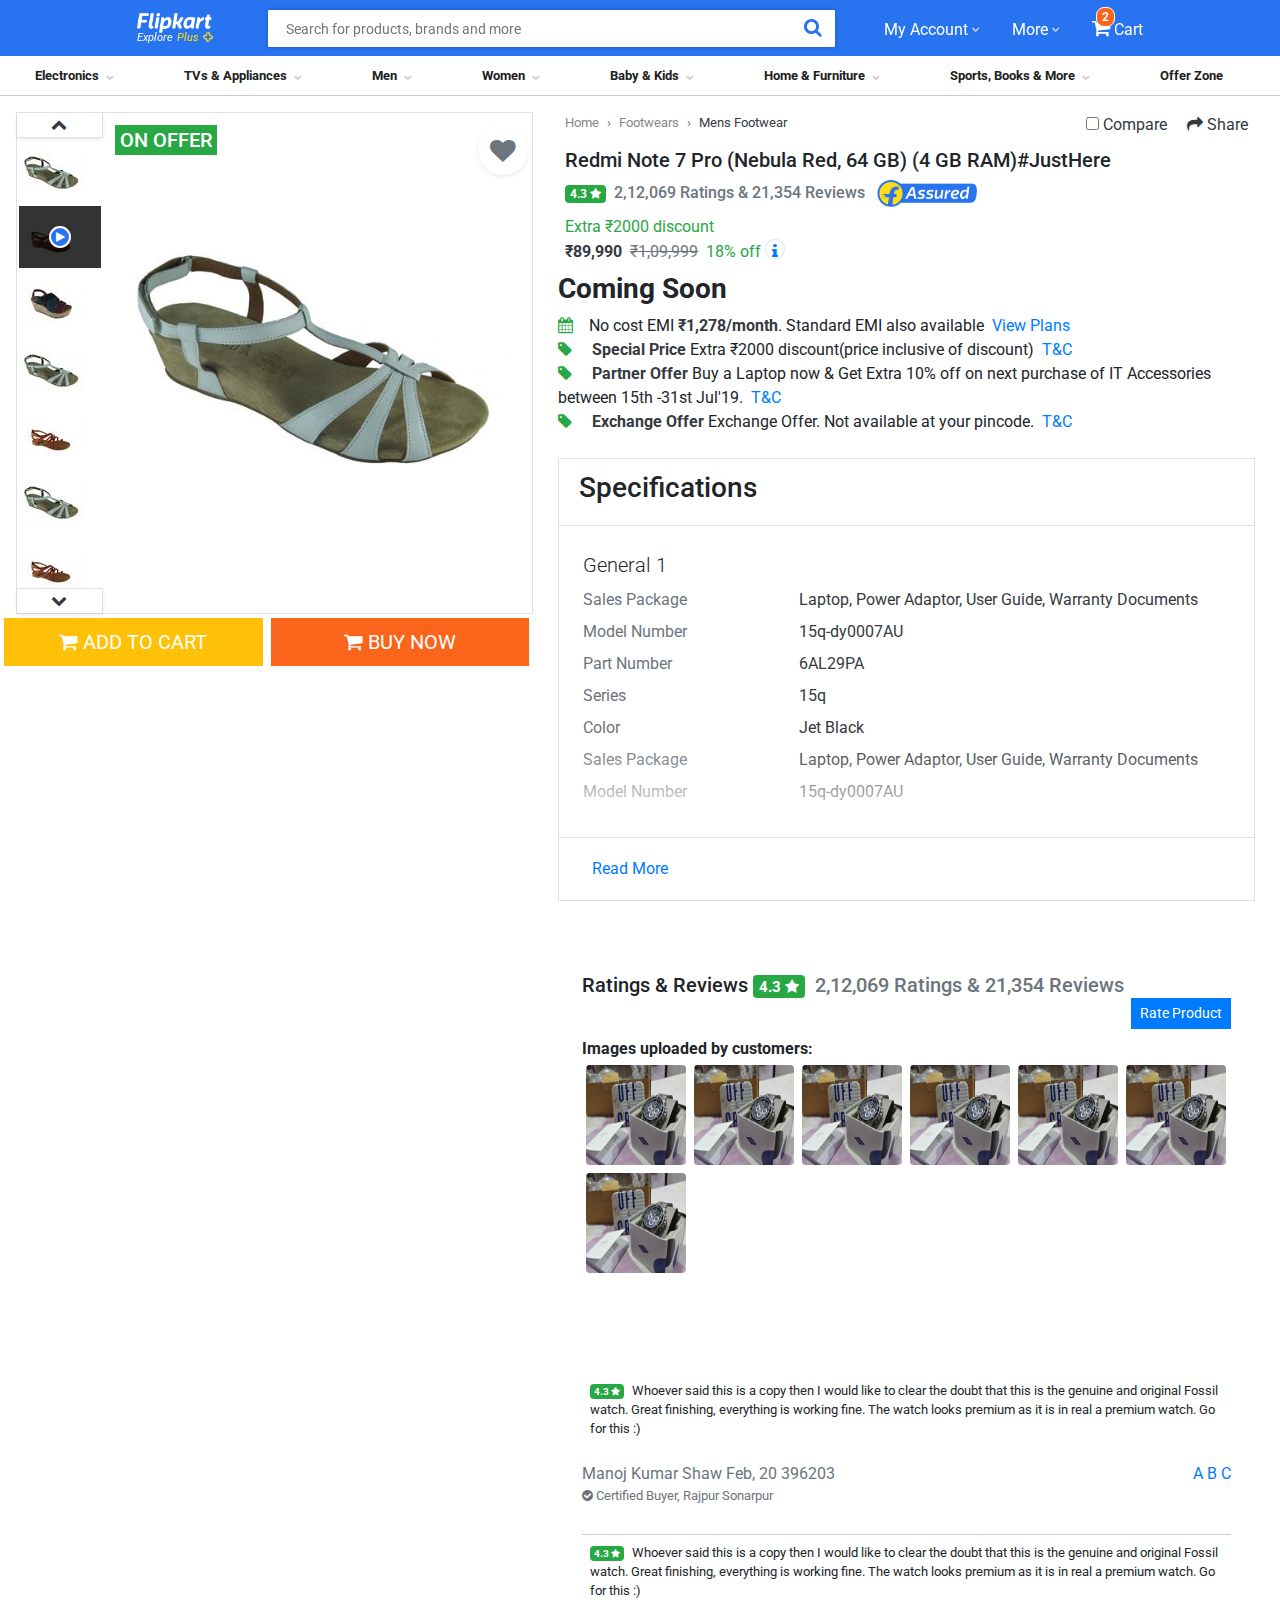
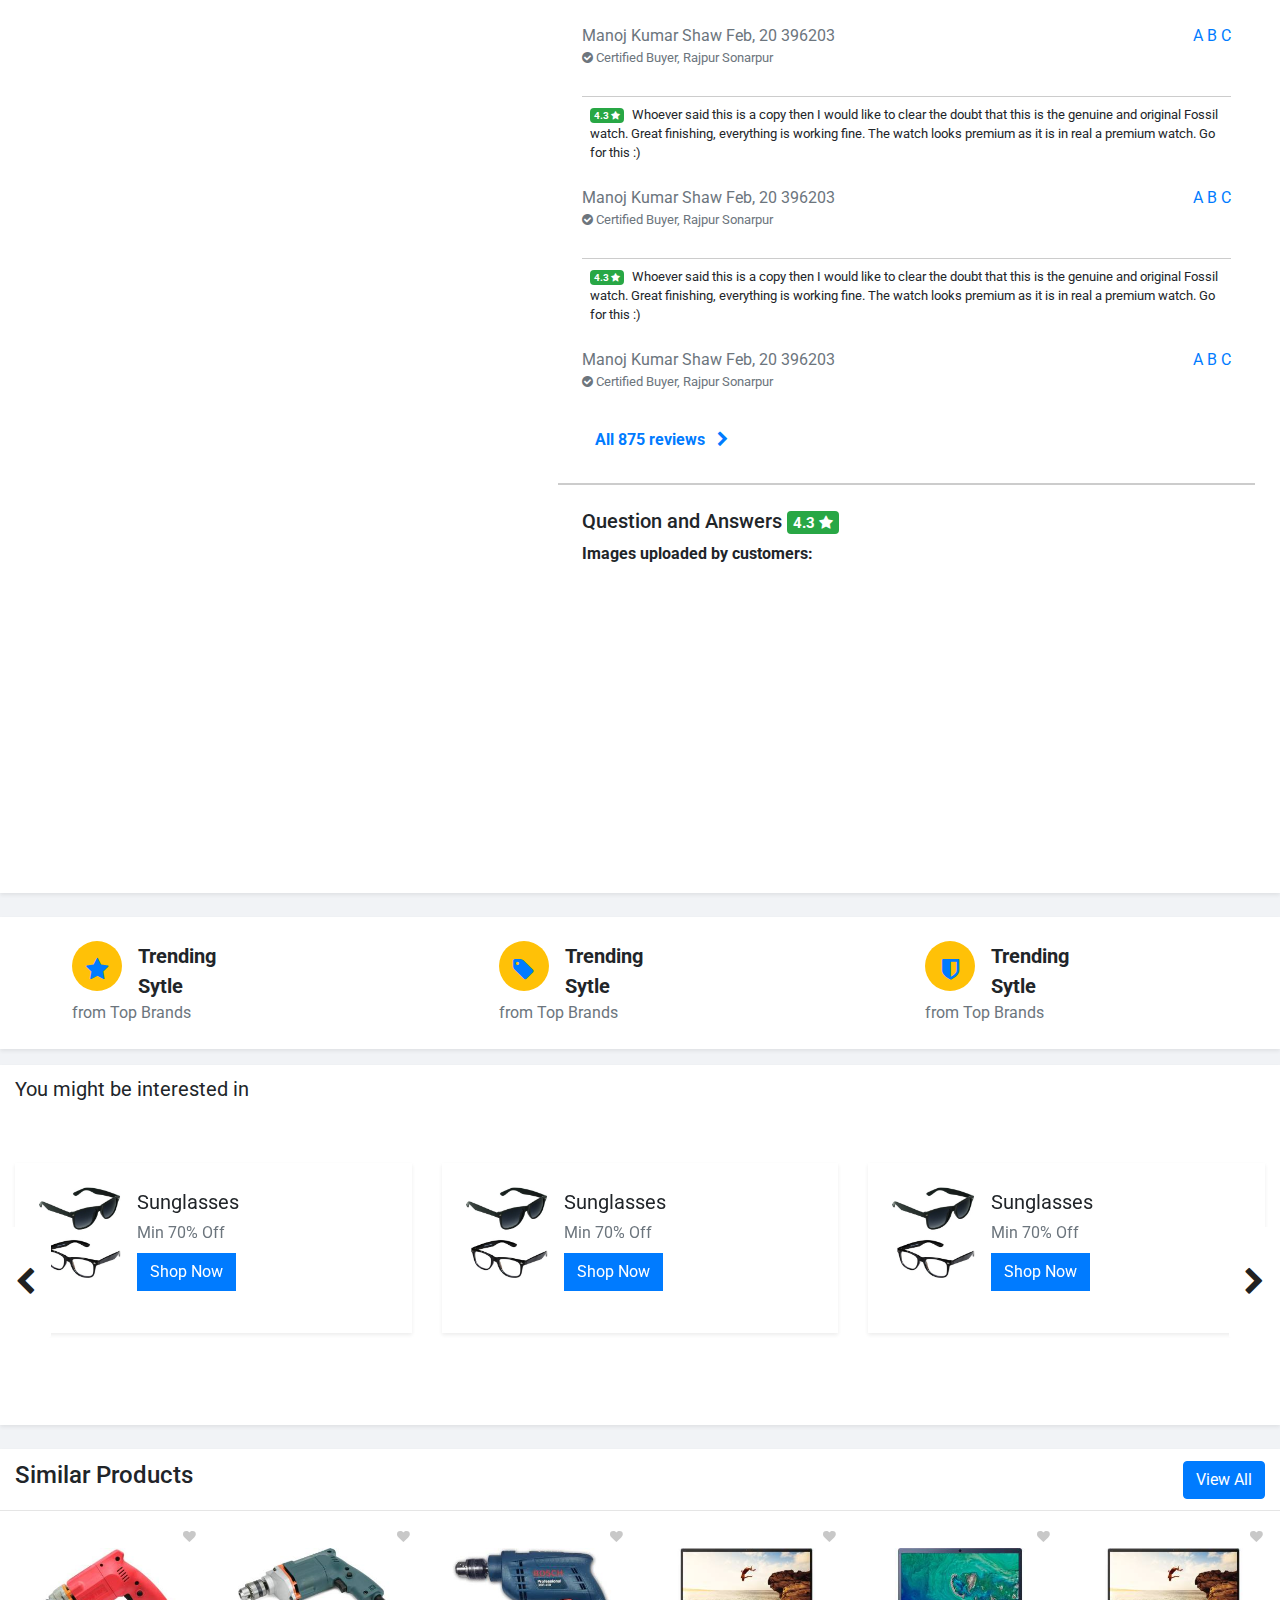
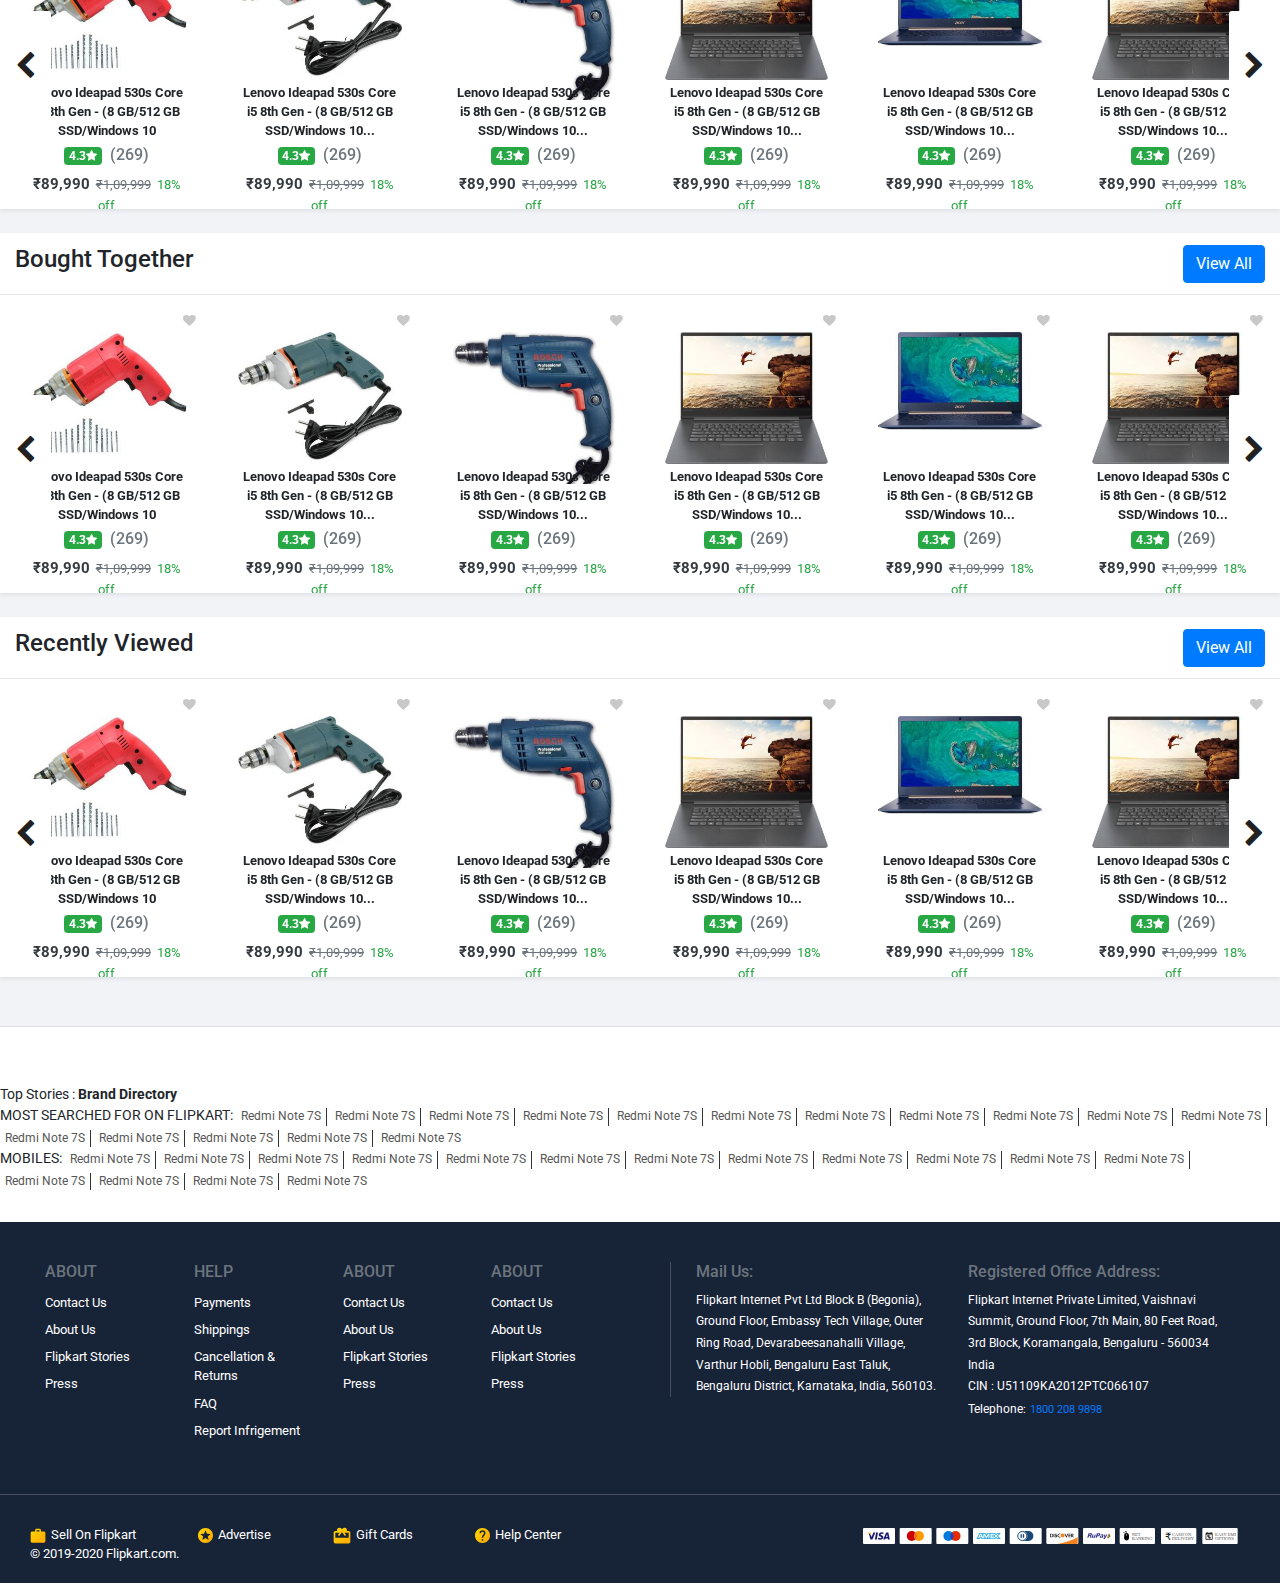
<file: detail_test.html>
<!doctype html>
<html lang="en">
	<head>
		<!-- Required meta tags -->
		<meta charset="utf-8">
		<meta name="viewport" content="width=device-width, initial-scale=1, shrink-to-fit=no">

		<!-- Bootstrap CSS -->
		<link rel="stylesheet" href="css/bootstrap.min.css">
		<link rel="stylesheet" href="css/bootstrap-slider.css">
		<link rel="stylesheet" href="https://cdnjs.cloudflare.com/ajax/libs/font-awesome/4.7.0/css/font-awesome.min.css">
		<link href="https://fonts.googleapis.com/css?family=Roboto" rel="stylesheet">
		<link rel="shortcut icon" href="favicon.ico">
		<title>Online Shopping Site for Mobiles, Electronics, Furniture, Grocery, Lifestyle, Books &amp; More. Best Offers!</title>
		<link rel="stylesheet" type="text/css" href="css/jquery.simpleLens.css">
		<link rel="stylesheet" type="text/css" href="css/jquery.simpleGallery.css">
	
		<link rel="stylesheet" href="css/style_test.css">
	</head>
	<body>
		<!-- The Modal -->
		<div class="modal" id="myModal">
			<div class="modal-dialog modal-lg">
				<div class="modal-content">
					<button type="button" class="close" data-dismiss="modal">&times;</button>
					<!-- Modal body -->
					<div class="modal-body">
						<div class="row">
							<div class="col-md-5 bg-primary text-white modalpadding modalpadding_img">
								<h2 class="">Login</h2>
								<p>Get access to your Orders, Wishlist and Recomendations</p>
		
							</div>
							<div class="col-md-7 bg-white modalpadding modalpaddinglogin">
								<form class="loginform">
									<div class="form-group" style="margin-bottom:40px;">
										<span class="text-secondary">Enter Email/Mobile Number</span>
										<input autocomplete="off" type="text" name="email" class="form-control">
									</div>
									<div class="form-group" style="margin-bottom:20px;">
										<span class="text-secondary">Enter Password</span>
										<input autocomplete="off" type="password" name="password" class="form-control">
										<a href="btn btn-link" class="forgot">Forgot?</a>
									</div>
									<div class="form-group">										
										<input type="submit" name="submit" class="btn btn-lg text-white btn-warning btn-block" value="Login">
									</div>
								</form>
								<a href="#" class="btn btn-lg text-primary btn-white btn-block newtofk">New to Flipkart? Sign up</a>
							</div>
						</div>
					</div>
				</div>
			</div>
		</div>
		<header>
			<div class="header_top">
				<div class="row">
					<div class="col-md-1">
					</div>
					<div class="col-md-7">
						<div class="row">
							<div class="col-md-2">
								<a href="#" class="a_logo">
									<img width="75" src="img/flipkart.png">
									<div class="a_ep">
										<span class="ep explore">Explore</span> <span class="ep plus">Plus</span>
										<img width="10" src="img/plus.png">
									</div>					
								</a>
							</div>
							<div class="col-md-10">
								<form class="search_form">
									<input class="search_box" autocomplete="off" type="text" name="search" placeholder="Search for products, brands and more">
									<button type="submit" class="btn search_btn">
										<i class="fa fa-search"></i>
									</button>
									<div class="a_search_list">
										<ul class="nav flex-column recentul">
											<li class="nav-item">
												<a class="nav-link" href="#"><i class="fa fa-refresh text-secondary"></i> Core i9</a>
											</li>
											<li class="nav-item">
												<a class="nav-link" href="#"><i class="fa fa-refresh text-secondary"></i> pendrive</a>
											</li>
											<li class="nav-item">
												<a class="nav-link" href="#"><i class="fa fa-refresh text-secondary"></i> laptop</a>
											</li>
											<li class="nav-item">
												<a class="nav-link" href="#"><i class="fa fa-refresh text-secondary"></i> laptop</a>
											</li>
										</ul>
										<h6 class="text-secondary">Trending</h6>
										<ul class="nav flex-column">
											<li class="nav-item">
												<a class="nav-link" href="#"><i class="fa fa-search"></i> mobiles</a>
											</li>
											<li class="nav-item">
												<a class="nav-link" href="#"><i class="fa fa-search"></i> mobiles</a>
											</li>
											<li class="nav-item">
												<a class="nav-link" href="#"><i class="fa fa-search"></i> laptops</a>
											</li>
											<li class="nav-item">
												<a class="nav-link" href="#"><i class="fa fa-search"></i> television</a>
											</li>
											<li class="nav-item">
												<a class="nav-link" href="#"><i class="fa fa-search"></i> washing machines</a>
											</li>
											<li class="nav-item">
												<a class="nav-link" href="#"><i class="fa fa-search"></i> refigerators</a>
											</li>
											<li class="nav-item">
												<a class="nav-link" href="#"><i class="fa fa-search"></i> shoes</a>
											</li>
											<li class="nav-item">
												<a class="nav-link" href="#"><i class="fa fa-search"></i> sarees</a>
											</li>
										</ul>
									</div>
								</form>
							</div>
						</div>
						
						
					</div>
					<div class="col-md-4">
						<ul class="nav nav-pills a_top_nav">
							<li class="nav-item">
								<a class="nav-link have_chevron_mouseover" href="#">My Account <i class="fa fa-chevron-down"></i></a>
								<ul class="nav flex-column submenu">
									<li class="nav-item">
										<span class="triangleup"></span>
										<a class="nav-link" href="#"><i class="fa fa-bell"></i> My Profile</a>
									</li>
									<li class="nav-item">
										<a class="nav-link" href="#"><i class="fa fa-briefcase"></i> Flipkart Plus Zone</a>
									</li>
									<li class="nav-item">
										<a class="nav-link" href="#"><i class="fa fa-question-circle"></i> Game Zone</a>
									</li>
									<li class="nav-item">
										<a class="nav-link" href="#"><i class="fa fa-line-chart "></i> Orders</a>
									</li>
									<li class="nav-item">
										<a class="nav-link" href="#"><i class="fa fa-download"></i> Wishlist</a>
									</li>
									<li class="nav-item">
										<a class="nav-link" href="#"><i class="fa fa-download"></i> My Chat</a>
									</li>
									<li class="nav-item">
										<a class="nav-link" href="#"><i class="fa fa-download"></i> Gift Cards</a>
									</li>
									<li class="nav-item">
										<a class="nav-link" href="#"><i class="fa fa-download"></i> Notitfications</a>
									</li>
									<li class="nav-item">
										<a class="nav-link" href="#"><i class="fa fa-download"></i> Logout</a>
									</li>
								</ul>
							</li>
							<!--
							<li class="nav-item">
								<a class="nav-link" href="#" data-toggle="modal" data-target="#myModal">Login &amp; Signup</a>
							</li>
							-->
							<li class="nav-item">
								<a class="nav-link have_chevron_mouseover" href="#">More <i class="fa fa-chevron-down"></i></a>
								<ul class="nav flex-column submenu">
									<li class="nav-item">
										<span class="triangleup"></span>
										<a class="nav-link" href="#"><i class="fa fa-bell"></i> Notification Preferences</a>
									</li>
									<li class="nav-item">
										<a class="nav-link" href="#"><i class="fa fa-briefcase"></i> Sell on Flipkart</a>
									</li>
									<li class="nav-item">
										<a class="nav-link" href="#"><i class="fa fa-question-circle"></i> 24x7 Customer Support</a>
									</li>
									<li class="nav-item">
										<a class="nav-link" href="#"><i class="fa fa-line-chart "></i> Advertise</a>
									</li>
									<li class="nav-item">
										<a class="nav-link" href="#"><i class="fa fa-download"></i> Download App</a>
									</li>
								</ul>
							</li>
							<li class="nav-item">
								<a style="position:relative;" class="nav-link" href="#"><span class="badge badge-light a_bg_orange a_cart_count text-white">2</span> <i class="fa fa-shopping-cart"></i> Cart</a>
							</li>
						</ul>
					</div>
				</div>							
			</div>
			<div class="header_bottom header_bottom_nav">
				<ul class="nav header_bottom_nav_ul">
					<li class="nav-item have_chevron_mouseover">
						<a class="nav-link" href="#">Electronics <i class="fa fa-chevron-down"></i></a>
						<div class="category_submenu position-fixed shadow-sm mt-0 ml-5 mr-5">
							<div class="row">
								<div class="col a_wht">
									<h6> Electronics <i class="fa fa-caret-right"></i></h6>
									<ul>
										<li>
											<a href="#">MI</a>
										</li>
										<li>
											<a href="#">RealMe</a>
										</li>
										<li>
											<a href="#">Samsung</a>
										</li>
										<li>
											<a href="#">Infinix</a>
										</li>
										<li>
											<a href="#">Oppo </a>
										</li>
										<li>
											<a href="#">Apple</a>
										</li>
										<li>
											<a href="#">Vivo</a>
										</li>
										<li>
											<a href="#">Honor</a>
										</li>
										<li>
											<a href="#">Asus</a>
										</li>
										<li>
											<a href="#">Samsung S10 Series</a>
										</li>
										<li>
											<a href="#">Redme Note 7 Pro</a>
										</li>
										<li>
											<a href="#">Redmi Go</a>
										</li>
										<li>
											<a href="#">RealMe C2</a>
										</li>
										<li>
											<a href="#">Infinix Smart 3 Plus</a>
										</li>
										<li>
											<a href="#">Vivo V15</a>
										</li>
										<li>
											<a href="#">Vivo V15</a>
										</li>
										<li>
											<a href="#">Vivo V15</a>
										</li>
										<li>
											<a href="#">Vivo V15</a>
										</li>
									</ul>
								</div>
								<div class="col a_gry">
									<h6> Mobiles <i class="fa fa-caret-right"></i></h6>
									<ul>
										<li>
											<a href="#">MI</a>
										</li>
										<li>
											<a href="#">RealMe</a>
										</li>
										<li>
											<a href="#">Samsung</a>
										</li>
										<li>
											<a href="#">Infinix</a>
										</li>
										<li>
											<a href="#">Oppo </a>
										</li>
										<li>
											<a href="#">Apple</a>
										</li>
										<li>
											<a href="#">Vivo</a>
										</li>
										<li>
											<a href="#">Honor</a>
										</li>
										<li>
											<a href="#">Asus</a>
										</li>
										<li>
											<a href="#">Samsung S10 Series</a>
										</li>
										<li>
											<a href="#">Redme Note 7 Pro</a>
										</li>
										<li>
											<a href="#">Redmi Go</a>
										</li>
										<li>
											<a href="#">RealMe C2</a>
										</li>
										<li>
											<a href="#">Infinix Smart 3 Plus</a>
										</li>
										<li>
											<a href="#">Vivo V15</a>
										</li>
										<li>
											<a href="#">Vivo V15</a>
										</li>
										<li>
											<a href="#">Vivo V15</a>
										</li>
										<li>
											<a href="#">Vivo V15</a>
										</li>
									</ul>
								</div>
								<div class="col a_wht">
									<h6> Mobiles <i class="fa fa-caret-right"></i></h6>
									<ul>
										<li>
											<a href="#">MI</a>
										</li>
										<li>
											<a href="#">RealMe</a>
										</li>
										<li>
											<a href="#">Samsung</a>
										</li>
										<li>
											<a href="#">Infinix</a>
										</li>
										<li>
											<a href="#">Oppo </a>
										</li>
										<li>
											<a href="#">Apple</a>
										</li>
										<li>
											<a href="#">Vivo</a>
										</li>
										<li>
											<a href="#">Honor</a>
										</li>
										<li>
											<a href="#">Asus</a>
										</li>
										<li>
											<a href="#">Samsung S10 Series</a>
										</li>
										<li>
											<a href="#">Redme Note 7 Pro</a>
										</li>
										<li>
											<a href="#">Redmi Go</a>
										</li>
										<li>
											<a href="#">RealMe C2</a>
										</li>
										<li>
											<a href="#">Infinix Smart 3 Plus</a>
										</li>
										<li>
											<a href="#">Vivo V15</a>
										</li>
										<li>
											<a href="#">Vivo V15</a>
										</li>
										<li>
											<a href="#">Vivo V15</a>
										</li>
										<li>
											<a href="#">Vivo V15</a>
										</li>
									</ul>
								</div>
								<div class="col a_gry">
									<h6> Mobiles <i class="fa fa-caret-right"></i></h6>
									<ul>
										<li>
											<a href="#">MI</a>
										</li>
										<li>
											<a href="#">RealMe</a>
										</li>
										<li>
											<a href="#">Samsung</a>
										</li>
										<li>
											<a href="#">Infinix</a>
										</li>
										<li>
											<a href="#">Oppo </a>
										</li>
										<li>
											<a href="#">Apple</a>
										</li>
										<li>
											<a href="#">Vivo</a>
										</li>
										<li>
											<a href="#">Honor</a>
										</li>
										<li>
											<a href="#">Asus</a>
										</li>
										<li>
											<a href="#">Samsung S10 Series</a>
										</li>
										<li>
											<a href="#">Redme Note 7 Pro</a>
										</li>
										<li>
											<a href="#">Redmi Go</a>
										</li>
										<li>
											<a href="#">RealMe C2</a>
										</li>
										<li>
											<a href="#">Infinix Smart 3 Plus</a>
										</li>
										<li>
											<a href="#">Vivo V15</a>
										</li>
										<li>
											<a href="#">Vivo V15</a>
										</li>
										<li>
											<a href="#">Vivo V15</a>
										</li>
										<li>
											<a href="#">Vivo V15</a>
										</li>
									</ul>
								</div>
								<div class="col a_wht">
									<h6> Mobiles <i class="fa fa-caret-right"></i></h6>
									<ul>
										<li>
											<a href="#">MI</a>
										</li>
										<li>
											<a href="#">RealMe</a>
										</li>
										<li>
											<a href="#">Samsung</a>
										</li>
										<li>
											<a href="#">Infinix</a>
										</li>
										<li>
											<a href="#">Oppo </a>
										</li>
										<li>
											<a href="#">Apple</a>
										</li>
										<li>
											<a href="#">Vivo</a>
										</li>
										<li>
											<a href="#">Honor</a>
										</li>
										<li>
											<a href="#">Asus</a>
										</li>
										<li>
											<a href="#">Samsung S10 Series</a>
										</li>
										<li>
											<a href="#">Redme Note 7 Pro</a>
										</li>
										<li>
											<a href="#">Redmi Go</a>
										</li>
										<li>
											<a href="#">RealMe C2</a>
										</li>
										<li>
											<a href="#">Infinix Smart 3 Plus</a>
										</li>
										<li>
											<a href="#">Vivo V15</a>
										</li>
										<li>
											<a href="#">Vivo V15</a>
										</li>
										<li>
											<a href="#">Vivo V15</a>
										</li>
										<li>
											<a href="#">Vivo V15</a>
										</li>
									</ul>
								</div>
							</div>
						</div>
					</li>
			
					<li class="nav-item have_chevron_mouseover">
						<a class="nav-link" href="#">TVs &amp; Appliances <i class="fa fa-chevron-down"></i></a>
						<div class="category_submenu position-fixed shadow-sm mt-0 ml-5 mr-5 a_tvnappliaces">
							<div class="row">
								<div class="col a_wht">
									<h6> Tv &amp; Appliances <i class="fa fa-caret-right"></i></h6>
									<ul>
										<li>
											<a href="#">MI</a>
										</li>
										<li>
											<a href="#">RealMe</a>
										</li>
										<li>
											<a href="#">Samsung</a>
										</li>
										<li>
											<a href="#">Infinix</a>
										</li>
										<li>
											<a href="#">Oppo </a>
										</li>
										<li>
											<a href="#">Apple</a>
										</li>
										<li>
											<a href="#">Vivo</a>
										</li>
										<li>
											<a href="#">Honor</a>
										</li>
										<li>
											<a href="#">Asus</a>
										</li>
										<li>
											<a href="#">Samsung S10 Series</a>
										</li>
										<li>
											<a href="#">Redme Note 7 Pro</a>
										</li>
										<li>
											<a href="#">Redmi Go</a>
										</li>
										<li>
											<a href="#">RealMe C2</a>
										</li>
										<li>
											<a href="#">Infinix Smart 3 Plus</a>
										</li>
										<li>
											<a href="#">Vivo V15</a>
										</li>
										<li>
											<a href="#">Vivo V15</a>
										</li>
										<li>
											<a href="#">Vivo V15</a>
										</li>
										<li>
											<a href="#">Vivo V15</a>
										</li>
									</ul>
								</div>
								<div class="col a_gry">
									<h6> Mobiles <i class="fa fa-caret-right"></i></h6>
									<ul>
										<li>
											<a href="#">MI</a>
										</li>
										<li>
											<a href="#">RealMe</a>
										</li>
										<li>
											<a href="#">Samsung</a>
										</li>
										<li>
											<a href="#">Infinix</a>
										</li>
										<li>
											<a href="#">Oppo </a>
										</li>
										<li>
											<a href="#">Apple</a>
										</li>
										<li>
											<a href="#">Vivo</a>
										</li>
										<li>
											<a href="#">Honor</a>
										</li>
										<li>
											<a href="#">Asus</a>
										</li>
										<li>
											<a href="#">Samsung S10 Series</a>
										</li>
										<li>
											<a href="#">Redme Note 7 Pro</a>
										</li>
										<li>
											<a href="#">Redmi Go</a>
										</li>
										<li>
											<a href="#">RealMe C2</a>
										</li>
										<li>
											<a href="#">Infinix Smart 3 Plus</a>
										</li>
										<li>
											<a href="#">Vivo V15</a>
										</li>
										<li>
											<a href="#">Vivo V15</a>
										</li>
										<li>
											<a href="#">Vivo V15</a>
										</li>
										<li>
											<a href="#">Vivo V15</a>
										</li>
									</ul>
								</div>
								<div class="col a_wht">
									<h6> Mobiles <i class="fa fa-caret-right"></i></h6>
									<ul>
										<li>
											<a href="#">MI</a>
										</li>
										<li>
											<a href="#">RealMe</a>
										</li>
										<li>
											<a href="#">Samsung</a>
										</li>
										<li>
											<a href="#">Infinix</a>
										</li>
										<li>
											<a href="#">Oppo </a>
										</li>
										<li>
											<a href="#">Apple</a>
										</li>
										<li>
											<a href="#">Vivo</a>
										</li>
										<li>
											<a href="#">Honor</a>
										</li>
										<li>
											<a href="#">Asus</a>
										</li>
										<li>
											<a href="#">Samsung S10 Series</a>
										</li>
										<li>
											<a href="#">Redme Note 7 Pro</a>
										</li>
										<li>
											<a href="#">Redmi Go</a>
										</li>
										<li>
											<a href="#">RealMe C2</a>
										</li>
										<li>
											<a href="#">Infinix Smart 3 Plus</a>
										</li>
										<li>
											<a href="#">Vivo V15</a>
										</li>
										<li>
											<a href="#">Vivo V15</a>
										</li>
										<li>
											<a href="#">Vivo V15</a>
										</li>
										<li>
											<a href="#">Vivo V15</a>
										</li>
									</ul>
								</div>
								<div class="col a_gry">
									<h6> Mobiles <i class="fa fa-caret-right"></i></h6>
									<ul>
										<li>
											<a href="#">MI</a>
										</li>
										<li>
											<a href="#">RealMe</a>
										</li>
										<li>
											<a href="#">Samsung</a>
										</li>
										<li>
											<a href="#">Infinix</a>
										</li>
										<li>
											<a href="#">Oppo </a>
										</li>
										<li>
											<a href="#">Apple</a>
										</li>
										<li>
											<a href="#">Vivo</a>
										</li>
										<li>
											<a href="#">Honor</a>
										</li>
										<li>
											<a href="#">Asus</a>
										</li>
										<li>
											<a href="#">Samsung S10 Series</a>
										</li>
										<li>
											<a href="#">Redme Note 7 Pro</a>
										</li>
										<li>
											<a href="#">Redmi Go</a>
										</li>
										<li>
											<a href="#">RealMe C2</a>
										</li>
										<li>
											<a href="#">Infinix Smart 3 Plus</a>
										</li>
										<li>
											<a href="#">Vivo V15</a>
										</li>
										<li>
											<a href="#">Vivo V15</a>
										</li>
										<li>
											<a href="#">Vivo V15</a>
										</li>
										<li>
											<a href="#">Vivo V15</a>
										</li>
									</ul>
								</div>
								<div class="col a_wht">
									<h6> Appliances <i class="fa fa-caret-right"></i></h6>
									<ul>
										<li>
											<a href="#">MI</a>
										</li>
										<li>
											<a href="#">RealMe</a>
										</li>
										<li>
											<a href="#">Samsung</a>
										</li>
										<li>
											<a href="#">Infinix</a>
										</li>
										<li>
											<a href="#">Oppo </a>
										</li>
										<li>
											<a href="#">Apple</a>
										</li>
										<li>
											<a href="#">Vivo</a>
										</li>
										<li>
											<a href="#">Honor</a>
										</li>
										<li>
											<a href="#">Asus</a>
										</li>
										<li>
											<a href="#">Samsung S10 Series</a>
										</li>
										<li>
											<a href="#">Redme Note 7 Pro</a>
										</li>
										<li>
											<a href="#">Redmi Go</a>
										</li>
										<li>
											<a href="#">RealMe C2</a>
										</li>
										<li>
											<a href="#">Infinix Smart 3 Plus</a>
										</li>
										<li>
											<a href="#">Vivo V15</a>
										</li>
										<li>
											<a href="#">Vivo V15</a>
										</li>
										<li>
											<a href="#">Vivo V15</a>
										</li>
										<li>
											<a href="#">Vivo V15</a>
										</li>
									</ul>
								</div>
							</div>
						</div>
					</li>
					<li class="nav-item have_chevron_mouseover">
						<a class="nav-link" href="#">Men <i class="fa fa-chevron-down"></i></a>
						<div class="category_submenu position-fixed shadow-sm mt-0 ml-5 mr-5 a_men">
							<div class="row">
								<div class="col a_wht">
									<h6> Mens <i class="fa fa-caret-right"></i></h6>
									<ul>
										<li>
											<a href="#">MI</a>
										</li>
										<li>
											<a href="#">RealMe</a>
										</li>
										<li>
											<a href="#">Samsung</a>
										</li>
										<li>
											<a href="#">Infinix</a>
										</li>
										<li>
											<a href="#">Oppo </a>
										</li>
										<li>
											<a href="#">Apple</a>
										</li>
										<li>
											<a href="#">Vivo</a>
										</li>
										<li>
											<a href="#">Honor</a>
										</li>
										<li>
											<a href="#">Asus</a>
										</li>
										<li>
											<a href="#">Samsung S10 Series</a>
										</li>
										<li>
											<a href="#">Redme Note 7 Pro</a>
										</li>
										<li>
											<a href="#">Redmi Go</a>
										</li>
										<li>
											<a href="#">RealMe C2</a>
										</li>
										<li>
											<a href="#">Infinix Smart 3 Plus</a>
										</li>
										<li>
											<a href="#">Vivo V15</a>
										</li>
										<li>
											<a href="#">Vivo V15</a>
										</li>
										<li>
											<a href="#">Vivo V15</a>
										</li>
										<li>
											<a href="#">Vivo V15</a>
										</li>
									</ul>
								</div>
								<div class="col a_gry">
									<h6> Mobiles <i class="fa fa-caret-right"></i></h6>
									<ul>
										<li>
											<a href="#">MI</a>
										</li>
										<li>
											<a href="#">RealMe</a>
										</li>
										<li>
											<a href="#">Samsung</a>
										</li>
										<li>
											<a href="#">Infinix</a>
										</li>
										<li>
											<a href="#">Oppo </a>
										</li>
										<li>
											<a href="#">Apple</a>
										</li>
										<li>
											<a href="#">Vivo</a>
										</li>
										<li>
											<a href="#">Honor</a>
										</li>
										<li>
											<a href="#">Asus</a>
										</li>
										<li>
											<a href="#">Samsung S10 Series</a>
										</li>
										<li>
											<a href="#">Redme Note 7 Pro</a>
										</li>
										<li>
											<a href="#">Redmi Go</a>
										</li>
										<li>
											<a href="#">RealMe C2</a>
										</li>
										<li>
											<a href="#">Infinix Smart 3 Plus</a>
										</li>
										<li>
											<a href="#">Vivo V15</a>
										</li>
										<li>
											<a href="#">Vivo V15</a>
										</li>
										<li>
											<a href="#">Vivo V15</a>
										</li>
										<li>
											<a href="#">Vivo V15</a>
										</li>
									</ul>
								</div>
								<div class="col a_wht">
									<h6> Mobiles <i class="fa fa-caret-right"></i></h6>
									<ul>
										<li>
											<a href="#">MI</a>
										</li>
										<li>
											<a href="#">RealMe</a>
										</li>
										<li>
											<a href="#">Samsung</a>
										</li>
										<li>
											<a href="#">Infinix</a>
										</li>
										<li>
											<a href="#">Oppo </a>
										</li>
										<li>
											<a href="#">Apple</a>
										</li>
										<li>
											<a href="#">Vivo</a>
										</li>
										<li>
											<a href="#">Honor</a>
										</li>
										<li>
											<a href="#">Asus</a>
										</li>
										<li>
											<a href="#">Samsung S10 Series</a>
										</li>
										<li>
											<a href="#">Redme Note 7 Pro</a>
										</li>
										<li>
											<a href="#">Redmi Go</a>
										</li>
										<li>
											<a href="#">RealMe C2</a>
										</li>
										<li>
											<a href="#">Infinix Smart 3 Plus</a>
										</li>
										<li>
											<a href="#">Vivo V15</a>
										</li>
										<li>
											<a href="#">Vivo V15</a>
										</li>
										<li>
											<a href="#">Vivo V15</a>
										</li>
										<li>
											<a href="#">Vivo V15</a>
										</li>
									</ul>
								</div>
								<div class="col a_gry">
									<h6> Mobiles <i class="fa fa-caret-right"></i></h6>
									<ul>
										<li>
											<a href="#">MI</a>
										</li>
										<li>
											<a href="#">RealMe</a>
										</li>
										<li>
											<a href="#">Samsung</a>
										</li>
										<li>
											<a href="#">Infinix</a>
										</li>
										<li>
											<a href="#">Oppo </a>
										</li>
										<li>
											<a href="#">Apple</a>
										</li>
										<li>
											<a href="#">Vivo</a>
										</li>
										<li>
											<a href="#">Honor</a>
										</li>
										<li>
											<a href="#">Asus</a>
										</li>
										<li>
											<a href="#">Samsung S10 Series</a>
										</li>
										<li>
											<a href="#">Redme Note 7 Pro</a>
										</li>
										<li>
											<a href="#">Redmi Go</a>
										</li>
										<li>
											<a href="#">RealMe C2</a>
										</li>
										<li>
											<a href="#">Infinix Smart 3 Plus</a>
										</li>
										<li>
											<a href="#">Vivo V15</a>
										</li>
										<li>
											<a href="#">Vivo V15</a>
										</li>
										<li>
											<a href="#">Vivo V15</a>
										</li>
										<li>
											<a href="#">Vivo V15</a>
										</li>
									</ul>
								</div>
								<div class="col a_wht">
									<h6> Mobiles <i class="fa fa-caret-right"></i></h6>
									<ul>
										<li>
											<a href="#">MI</a>
										</li>
										<li>
											<a href="#">RealMe</a>
										</li>
										<li>
											<a href="#">Samsung</a>
										</li>
										<li>
											<a href="#">Infinix</a>
										</li>
										<li>
											<a href="#">Oppo </a>
										</li>
										<li>
											<a href="#">Apple</a>
										</li>
										<li>
											<a href="#">Vivo</a>
										</li>
										<li>
											<a href="#">Honor</a>
										</li>
										<li>
											<a href="#">Asus</a>
										</li>
										<li>
											<a href="#">Samsung S10 Series</a>
										</li>
										<li>
											<a href="#">Redme Note 7 Pro</a>
										</li>
										<li>
											<a href="#">Redmi Go</a>
										</li>
										<li>
											<a href="#">RealMe C2</a>
										</li>
										<li>
											<a href="#">Infinix Smart 3 Plus</a>
										</li>
										<li>
											<a href="#">Vivo V15</a>
										</li>
										<li>
											<a href="#">Vivo V15</a>
										</li>
										<li>
											<a href="#">Vivo V15</a>
										</li>
										<li>
											<a href="#">Vivo V15</a>
										</li>
									</ul>
								</div>
							</div>
						</div>
					</li>
					<li class="nav-item have_chevron_mouseover">
						<a class="nav-link" href="#">Women <i class="fa fa-chevron-down"></i></a>
						<div class="category_submenu position-fixed shadow-sm mt-0 ml-5 mr-5">
							<div class="row">
								<div class="col a_wht">
									<h6> Women <i class="fa fa-caret-right"></i></h6>
									<ul>
										<li>
											<a href="#">MI</a>
										</li>
										<li>
											<a href="#">RealMe</a>
										</li>
										<li>
											<a href="#">Samsung</a>
										</li>
										<li>
											<a href="#">Infinix</a>
										</li>
										<li>
											<a href="#">Oppo </a>
										</li>
										<li>
											<a href="#">Apple</a>
										</li>
										<li>
											<a href="#">Vivo</a>
										</li>
										<li>
											<a href="#">Honor</a>
										</li>
										<li>
											<a href="#">Asus</a>
										</li>
										<li>
											<a href="#">Samsung S10 Series</a>
										</li>
										<li>
											<a href="#">Redme Note 7 Pro</a>
										</li>
										<li>
											<a href="#">Redmi Go</a>
										</li>
										<li>
											<a href="#">RealMe C2</a>
										</li>
										<li>
											<a href="#">Infinix Smart 3 Plus</a>
										</li>
										<li>
											<a href="#">Vivo V15</a>
										</li>
										<li>
											<a href="#">Vivo V15</a>
										</li>
										<li>
											<a href="#">Vivo V15</a>
										</li>
										<li>
											<a href="#">Vivo V15</a>
										</li>
									</ul>
								</div>
								<div class="col a_gry">
									<h6> Mobiles <i class="fa fa-caret-right"></i></h6>
									<ul>
										<li>
											<a href="#">MI</a>
										</li>
										<li>
											<a href="#">RealMe</a>
										</li>
										<li>
											<a href="#">Samsung</a>
										</li>
										<li>
											<a href="#">Infinix</a>
										</li>
										<li>
											<a href="#">Oppo </a>
										</li>
										<li>
											<a href="#">Apple</a>
										</li>
										<li>
											<a href="#">Vivo</a>
										</li>
										<li>
											<a href="#">Honor</a>
										</li>
										<li>
											<a href="#">Asus</a>
										</li>
										<li>
											<a href="#">Samsung S10 Series</a>
										</li>
										<li>
											<a href="#">Redme Note 7 Pro</a>
										</li>
										<li>
											<a href="#">Redmi Go</a>
										</li>
										<li>
											<a href="#">RealMe C2</a>
										</li>
										<li>
											<a href="#">Infinix Smart 3 Plus</a>
										</li>
										<li>
											<a href="#">Vivo V15</a>
										</li>
										<li>
											<a href="#">Vivo V15</a>
										</li>
										<li>
											<a href="#">Vivo V15</a>
										</li>
										<li>
											<a href="#">Vivo V15</a>
										</li>
									</ul>
								</div>
								<div class="col a_wht">
									<h6> Mobiles <i class="fa fa-caret-right"></i></h6>
									<ul>
										<li>
											<a href="#">MI</a>
										</li>
										<li>
											<a href="#">RealMe</a>
										</li>
										<li>
											<a href="#">Samsung</a>
										</li>
										<li>
											<a href="#">Infinix</a>
										</li>
										<li>
											<a href="#">Oppo </a>
										</li>
										<li>
											<a href="#">Apple</a>
										</li>
										<li>
											<a href="#">Vivo</a>
										</li>
										<li>
											<a href="#">Honor</a>
										</li>
										<li>
											<a href="#">Asus</a>
										</li>
										<li>
											<a href="#">Samsung S10 Series</a>
										</li>
										<li>
											<a href="#">Redme Note 7 Pro</a>
										</li>
										<li>
											<a href="#">Redmi Go</a>
										</li>
										<li>
											<a href="#">RealMe C2</a>
										</li>
										<li>
											<a href="#">Infinix Smart 3 Plus</a>
										</li>
										<li>
											<a href="#">Vivo V15</a>
										</li>
										<li>
											<a href="#">Vivo V15</a>
										</li>
										<li>
											<a href="#">Vivo V15</a>
										</li>
										<li>
											<a href="#">Vivo V15</a>
										</li>
									</ul>
								</div>
								<div class="col a_gry">
									<h6> Mobiles <i class="fa fa-caret-right"></i></h6>
									<ul>
										<li>
											<a href="#">MI</a>
										</li>
										<li>
											<a href="#">RealMe</a>
										</li>
										<li>
											<a href="#">Samsung</a>
										</li>
										<li>
											<a href="#">Infinix</a>
										</li>
										<li>
											<a href="#">Oppo </a>
										</li>
										<li>
											<a href="#">Apple</a>
										</li>
										<li>
											<a href="#">Vivo</a>
										</li>
										<li>
											<a href="#">Honor</a>
										</li>
										<li>
											<a href="#">Asus</a>
										</li>
										<li>
											<a href="#">Samsung S10 Series</a>
										</li>
										<li>
											<a href="#">Redme Note 7 Pro</a>
										</li>
										<li>
											<a href="#">Redmi Go</a>
										</li>
										<li>
											<a href="#">RealMe C2</a>
										</li>
										<li>
											<a href="#">Infinix Smart 3 Plus</a>
										</li>
										<li>
											<a href="#">Vivo V15</a>
										</li>
										<li>
											<a href="#">Vivo V15</a>
										</li>
										<li>
											<a href="#">Vivo V15</a>
										</li>
										<li>
											<a href="#">Vivo V15</a>
										</li>
									</ul>
								</div>
								<div class="col a_wht">
									<h6> Mobiles <i class="fa fa-caret-right"></i></h6>
									<ul>
										<li>
											<a href="#">MI</a>
										</li>
										<li>
											<a href="#">RealMe</a>
										</li>
										<li>
											<a href="#">Samsung</a>
										</li>
										<li>
											<a href="#">Infinix</a>
										</li>
										<li>
											<a href="#">Oppo </a>
										</li>
										<li>
											<a href="#">Apple</a>
										</li>
										<li>
											<a href="#">Vivo</a>
										</li>
										<li>
											<a href="#">Honor</a>
										</li>
										<li>
											<a href="#">Asus</a>
										</li>
										<li>
											<a href="#">Samsung S10 Series</a>
										</li>
										<li>
											<a href="#">Redme Note 7 Pro</a>
										</li>
										<li>
											<a href="#">Redmi Go</a>
										</li>
										<li>
											<a href="#">RealMe C2</a>
										</li>
										<li>
											<a href="#">Infinix Smart 3 Plus</a>
										</li>
										<li>
											<a href="#">Vivo V15</a>
										</li>
										<li>
											<a href="#">Vivo V15</a>
										</li>
										<li>
											<a href="#">Vivo V15</a>
										</li>
										<li>
											<a href="#">Vivo V15</a>
										</li>
									</ul>
								</div>
							</div>
						</div>
					</li>
					<li class="nav-item have_chevron_mouseover">
						<a class="nav-link" href="#">Baby &amp; Kids <i class="fa fa-chevron-down"></i></a>
						<div class="category_submenu position-fixed shadow-sm mt-0 ml-5 mr-5">
							<div class="row">
								<div class="col a_wht">
									<h6> Baby &amp; Kids <i class="fa fa-caret-right"></i></h6>
									<ul>
										<li>
											<a href="#">MI</a>
										</li>
										<li>
											<a href="#">RealMe</a>
										</li>
										<li>
											<a href="#">Samsung</a>
										</li>
										<li>
											<a href="#">Infinix</a>
										</li>
										<li>
											<a href="#">Oppo </a>
										</li>
										<li>
											<a href="#">Apple</a>
										</li>
										<li>
											<a href="#">Vivo</a>
										</li>
										<li>
											<a href="#">Honor</a>
										</li>
										<li>
											<a href="#">Asus</a>
										</li>
										<li>
											<a href="#">Samsung S10 Series</a>
										</li>
										<li>
											<a href="#">Redme Note 7 Pro</a>
										</li>
										<li>
											<a href="#">Redmi Go</a>
										</li>
										<li>
											<a href="#">RealMe C2</a>
										</li>
										<li>
											<a href="#">Infinix Smart 3 Plus</a>
										</li>
										<li>
											<a href="#">Vivo V15</a>
										</li>
										<li>
											<a href="#">Vivo V15</a>
										</li>
										<li>
											<a href="#">Vivo V15</a>
										</li>
										<li>
											<a href="#">Vivo V15</a>
										</li>
									</ul>
								</div>
								<div class="col a_gry">
									<h6> Mobiles <i class="fa fa-caret-right"></i></h6>
									<ul>
										<li>
											<a href="#">MI</a>
										</li>
										<li>
											<a href="#">RealMe</a>
										</li>
										<li>
											<a href="#">Samsung</a>
										</li>
										<li>
											<a href="#">Infinix</a>
										</li>
										<li>
											<a href="#">Oppo </a>
										</li>
										<li>
											<a href="#">Apple</a>
										</li>
										<li>
											<a href="#">Vivo</a>
										</li>
										<li>
											<a href="#">Honor</a>
										</li>
										<li>
											<a href="#">Asus</a>
										</li>
										<li>
											<a href="#">Samsung S10 Series</a>
										</li>
										<li>
											<a href="#">Redme Note 7 Pro</a>
										</li>
										<li>
											<a href="#">Redmi Go</a>
										</li>
										<li>
											<a href="#">RealMe C2</a>
										</li>
										<li>
											<a href="#">Infinix Smart 3 Plus</a>
										</li>
										<li>
											<a href="#">Vivo V15</a>
										</li>
										<li>
											<a href="#">Vivo V15</a>
										</li>
										<li>
											<a href="#">Vivo V15</a>
										</li>
										<li>
											<a href="#">Vivo V15</a>
										</li>
									</ul>
								</div>
								<div class="col a_wht">
									<h6> Mobiles <i class="fa fa-caret-right"></i></h6>
									<ul>
										<li>
											<a href="#">MI</a>
										</li>
										<li>
											<a href="#">RealMe</a>
										</li>
										<li>
											<a href="#">Samsung</a>
										</li>
										<li>
											<a href="#">Infinix</a>
										</li>
										<li>
											<a href="#">Oppo </a>
										</li>
										<li>
											<a href="#">Apple</a>
										</li>
										<li>
											<a href="#">Vivo</a>
										</li>
										<li>
											<a href="#">Honor</a>
										</li>
										<li>
											<a href="#">Asus</a>
										</li>
										<li>
											<a href="#">Samsung S10 Series</a>
										</li>
										<li>
											<a href="#">Redme Note 7 Pro</a>
										</li>
										<li>
											<a href="#">Redmi Go</a>
										</li>
										<li>
											<a href="#">RealMe C2</a>
										</li>
										<li>
											<a href="#">Infinix Smart 3 Plus</a>
										</li>
										<li>
											<a href="#">Vivo V15</a>
										</li>
										<li>
											<a href="#">Vivo V15</a>
										</li>
										<li>
											<a href="#">Vivo V15</a>
										</li>
										<li>
											<a href="#">Vivo V15</a>
										</li>
									</ul>
								</div>
								<div class="col a_gry">
									<h6> Mobiles <i class="fa fa-caret-right"></i></h6>
									<ul>
										<li>
											<a href="#">MI</a>
										</li>
										<li>
											<a href="#">RealMe</a>
										</li>
										<li>
											<a href="#">Samsung</a>
										</li>
										<li>
											<a href="#">Infinix</a>
										</li>
										<li>
											<a href="#">Oppo </a>
										</li>
										<li>
											<a href="#">Apple</a>
										</li>
										<li>
											<a href="#">Vivo</a>
										</li>
										<li>
											<a href="#">Honor</a>
										</li>
										<li>
											<a href="#">Asus</a>
										</li>
										<li>
											<a href="#">Samsung S10 Series</a>
										</li>
										<li>
											<a href="#">Redme Note 7 Pro</a>
										</li>
										<li>
											<a href="#">Redmi Go</a>
										</li>
										<li>
											<a href="#">RealMe C2</a>
										</li>
										<li>
											<a href="#">Infinix Smart 3 Plus</a>
										</li>
										<li>
											<a href="#">Vivo V15</a>
										</li>
										<li>
											<a href="#">Vivo V15</a>
										</li>
										<li>
											<a href="#">Vivo V15</a>
										</li>
										<li>
											<a href="#">Vivo V15</a>
										</li>
									</ul>
								</div>
								<div class="col a_wht">
									<h6> Mobiles <i class="fa fa-caret-right"></i></h6>
									<ul>
										<li>
											<a href="#">MI</a>
										</li>
										<li>
											<a href="#">RealMe</a>
										</li>
										<li>
											<a href="#">Samsung</a>
										</li>
										<li>
											<a href="#">Infinix</a>
										</li>
										<li>
											<a href="#">Oppo </a>
										</li>
										<li>
											<a href="#">Apple</a>
										</li>
										<li>
											<a href="#">Vivo</a>
										</li>
										<li>
											<a href="#">Honor</a>
										</li>
										<li>
											<a href="#">Asus</a>
										</li>
										<li>
											<a href="#">Samsung S10 Series</a>
										</li>
										<li>
											<a href="#">Redme Note 7 Pro</a>
										</li>
										<li>
											<a href="#">Redmi Go</a>
										</li>
										<li>
											<a href="#">RealMe C2</a>
										</li>
										<li>
											<a href="#">Infinix Smart 3 Plus</a>
										</li>
										<li>
											<a href="#">Vivo V15</a>
										</li>
										<li>
											<a href="#">Vivo V15</a>
										</li>
										<li>
											<a href="#">Vivo V15</a>
										</li>
										<li>
											<a href="#">Vivo V15</a>
										</li>
									</ul>
								</div>
							</div>
						</div>
					</li>
					<li class="nav-item have_chevron_mouseover">
						<a class="nav-link" href="#">Home &amp; Furniture <i class="fa fa-chevron-down"></i></a>
						<div class="category_submenu position-fixed shadow-sm mt-0 ml-5 mr-5">
							<div class="row">
								<div class="col a_wht">
									<h6> Home &amp; Furniture <i class="fa fa-caret-right"></i></h6>
									<ul>
										<li>
											<a href="#">MI</a>
										</li>
										<li>
											<a href="#">RealMe</a>
										</li>
										<li>
											<a href="#">Samsung</a>
										</li>
										<li>
											<a href="#">Infinix</a>
										</li>
										<li>
											<a href="#">Oppo </a>
										</li>
										<li>
											<a href="#">Apple</a>
										</li>
										<li>
											<a href="#">Vivo</a>
										</li>
										<li>
											<a href="#">Honor</a>
										</li>
										<li>
											<a href="#">Asus</a>
										</li>
										<li>
											<a href="#">Samsung S10 Series</a>
										</li>
										<li>
											<a href="#">Redme Note 7 Pro</a>
										</li>
										<li>
											<a href="#">Redmi Go</a>
										</li>
										<li>
											<a href="#">RealMe C2</a>
										</li>
										<li>
											<a href="#">Infinix Smart 3 Plus</a>
										</li>
										<li>
											<a href="#">Vivo V15</a>
										</li>
										<li>
											<a href="#">Vivo V15</a>
										</li>
										<li>
											<a href="#">Vivo V15</a>
										</li>
										<li>
											<a href="#">Vivo V15</a>
										</li>
									</ul>
								</div>
								<div class="col a_gry">
									<h6> Mobiles <i class="fa fa-caret-right"></i></h6>
									<ul>
										<li>
											<a href="#">MI</a>
										</li>
										<li>
											<a href="#">RealMe</a>
										</li>
										<li>
											<a href="#">Samsung</a>
										</li>
										<li>
											<a href="#">Infinix</a>
										</li>
										<li>
											<a href="#">Oppo </a>
										</li>
										<li>
											<a href="#">Apple</a>
										</li>
										<li>
											<a href="#">Vivo</a>
										</li>
										<li>
											<a href="#">Honor</a>
										</li>
										<li>
											<a href="#">Asus</a>
										</li>
										<li>
											<a href="#">Samsung S10 Series</a>
										</li>
										<li>
											<a href="#">Redme Note 7 Pro</a>
										</li>
										<li>
											<a href="#">Redmi Go</a>
										</li>
										<li>
											<a href="#">RealMe C2</a>
										</li>
										<li>
											<a href="#">Infinix Smart 3 Plus</a>
										</li>
										<li>
											<a href="#">Vivo V15</a>
										</li>
										<li>
											<a href="#">Vivo V15</a>
										</li>
										<li>
											<a href="#">Vivo V15</a>
										</li>
										<li>
											<a href="#">Vivo V15</a>
										</li>
									</ul>
								</div>
								<div class="col a_wht">
									<h6> Mobiles <i class="fa fa-caret-right"></i></h6>
									<ul>
										<li>
											<a href="#">MI</a>
										</li>
										<li>
											<a href="#">RealMe</a>
										</li>
										<li>
											<a href="#">Samsung</a>
										</li>
										<li>
											<a href="#">Infinix</a>
										</li>
										<li>
											<a href="#">Oppo </a>
										</li>
										<li>
											<a href="#">Apple</a>
										</li>
										<li>
											<a href="#">Vivo</a>
										</li>
										<li>
											<a href="#">Honor</a>
										</li>
										<li>
											<a href="#">Asus</a>
										</li>
										<li>
											<a href="#">Samsung S10 Series</a>
										</li>
										<li>
											<a href="#">Redme Note 7 Pro</a>
										</li>
										<li>
											<a href="#">Redmi Go</a>
										</li>
										<li>
											<a href="#">RealMe C2</a>
										</li>
										<li>
											<a href="#">Infinix Smart 3 Plus</a>
										</li>
										<li>
											<a href="#">Vivo V15</a>
										</li>
										<li>
											<a href="#">Vivo V15</a>
										</li>
										<li>
											<a href="#">Vivo V15</a>
										</li>
										<li>
											<a href="#">Vivo V15</a>
										</li>
									</ul>
								</div>
								<div class="col a_gry">
									<h6> Mobiles <i class="fa fa-caret-right"></i></h6>
									<ul>
										<li>
											<a href="#">MI</a>
										</li>
										<li>
											<a href="#">RealMe</a>
										</li>
										<li>
											<a href="#">Samsung</a>
										</li>
										<li>
											<a href="#">Infinix</a>
										</li>
										<li>
											<a href="#">Oppo </a>
										</li>
										<li>
											<a href="#">Apple</a>
										</li>
										<li>
											<a href="#">Vivo</a>
										</li>
										<li>
											<a href="#">Honor</a>
										</li>
										<li>
											<a href="#">Asus</a>
										</li>
										<li>
											<a href="#">Samsung S10 Series</a>
										</li>
										<li>
											<a href="#">Redme Note 7 Pro</a>
										</li>
										<li>
											<a href="#">Redmi Go</a>
										</li>
										<li>
											<a href="#">RealMe C2</a>
										</li>
										<li>
											<a href="#">Infinix Smart 3 Plus</a>
										</li>
										<li>
											<a href="#">Vivo V15</a>
										</li>
										<li>
											<a href="#">Vivo V15</a>
										</li>
										<li>
											<a href="#">Vivo V15</a>
										</li>
										<li>
											<a href="#">Vivo V15</a>
										</li>
									</ul>
								</div>
								<div class="col a_wht">
									<h6> Mobiles <i class="fa fa-caret-right"></i></h6>
									<ul>
										<li>
											<a href="#">MI</a>
										</li>
										<li>
											<a href="#">RealMe</a>
										</li>
										<li>
											<a href="#">Samsung</a>
										</li>
										<li>
											<a href="#">Infinix</a>
										</li>
										<li>
											<a href="#">Oppo </a>
										</li>
										<li>
											<a href="#">Apple</a>
										</li>
										<li>
											<a href="#">Vivo</a>
										</li>
										<li>
											<a href="#">Honor</a>
										</li>
										<li>
											<a href="#">Asus</a>
										</li>
										<li>
											<a href="#">Samsung S10 Series</a>
										</li>
										<li>
											<a href="#">Redme Note 7 Pro</a>
										</li>
										<li>
											<a href="#">Redmi Go</a>
										</li>
										<li>
											<a href="#">RealMe C2</a>
										</li>
										<li>
											<a href="#">Infinix Smart 3 Plus</a>
										</li>
										<li>
											<a href="#">Vivo V15</a>
										</li>
										<li>
											<a href="#">Vivo V15</a>
										</li>
										<li>
											<a href="#">Vivo V15</a>
										</li>
										<li>
											<a href="#">Vivo V15</a>
										</li>
									</ul>
								</div>
							</div>
						</div>
					</li>
					<li class="nav-item have_chevron_mouseover">
						<a class="nav-link" href="#">Sports, Books &amp; More <i class="fa fa-chevron-down"></i></a>
						<div class="category_submenu position-fixed shadow-sm mt-0 ml-5 mr-5">
							<div class="row">
								<div class="col a_wht">
									<h6> Sports, Books &amp; More  <i class="fa fa-caret-right"></i></h6>
									<ul>
										<li>
											<a href="#">MI</a>
										</li>
										<li>
											<a href="#">RealMe</a>
										</li>
										<li>
											<a href="#">Samsung</a>
										</li>
										<li>
											<a href="#">Infinix</a>
										</li>
										<li>
											<a href="#">Oppo </a>
										</li>
										<li>
											<a href="#">Apple</a>
										</li>
										<li>
											<a href="#">Vivo</a>
										</li>
										<li>
											<a href="#">Honor</a>
										</li>
										<li>
											<a href="#">Asus</a>
										</li>
										<li>
											<a href="#">Samsung S10 Series</a>
										</li>
										<li>
											<a href="#">Redme Note 7 Pro</a>
										</li>
										<li>
											<a href="#">Redmi Go</a>
										</li>
										<li>
											<a href="#">RealMe C2</a>
										</li>
										<li>
											<a href="#">Infinix Smart 3 Plus</a>
										</li>
										<li>
											<a href="#">Vivo V15</a>
										</li>
										<li>
											<a href="#">Vivo V15</a>
										</li>
										<li>
											<a href="#">Vivo V15</a>
										</li>
										<li>
											<a href="#">Vivo V15</a>
										</li>
									</ul>
								</div>
								<div class="col a_gry">
									<h6> Mobiles <i class="fa fa-caret-right"></i></h6>
									<ul>
										<li>
											<a href="#">MI</a>
										</li>
										<li>
											<a href="#">RealMe</a>
										</li>
										<li>
											<a href="#">Samsung</a>
										</li>
										<li>
											<a href="#">Infinix</a>
										</li>
										<li>
											<a href="#">Oppo </a>
										</li>
										<li>
											<a href="#">Apple</a>
										</li>
										<li>
											<a href="#">Vivo</a>
										</li>
										<li>
											<a href="#">Honor</a>
										</li>
										<li>
											<a href="#">Asus</a>
										</li>
										<li>
											<a href="#">Samsung S10 Series</a>
										</li>
										<li>
											<a href="#">Redme Note 7 Pro</a>
										</li>
										<li>
											<a href="#">Redmi Go</a>
										</li>
										<li>
											<a href="#">RealMe C2</a>
										</li>
										<li>
											<a href="#">Infinix Smart 3 Plus</a>
										</li>
										<li>
											<a href="#">Vivo V15</a>
										</li>
										<li>
											<a href="#">Vivo V15</a>
										</li>
										<li>
											<a href="#">Vivo V15</a>
										</li>
										<li>
											<a href="#">Vivo V15</a>
										</li>
									</ul>
								</div>
								<div class="col a_wht">
									<h6> Mobiles <i class="fa fa-caret-right"></i></h6>
									<ul>
										<li>
											<a href="#">MI</a>
										</li>
										<li>
											<a href="#">RealMe</a>
										</li>
										<li>
											<a href="#">Samsung</a>
										</li>
										<li>
											<a href="#">Infinix</a>
										</li>
										<li>
											<a href="#">Oppo </a>
										</li>
										<li>
											<a href="#">Apple</a>
										</li>
										<li>
											<a href="#">Vivo</a>
										</li>
										<li>
											<a href="#">Honor</a>
										</li>
										<li>
											<a href="#">Asus</a>
										</li>
										<li>
											<a href="#">Samsung S10 Series</a>
										</li>
										<li>
											<a href="#">Redme Note 7 Pro</a>
										</li>
										<li>
											<a href="#">Redmi Go</a>
										</li>
										<li>
											<a href="#">RealMe C2</a>
										</li>
										<li>
											<a href="#">Infinix Smart 3 Plus</a>
										</li>
										<li>
											<a href="#">Vivo V15</a>
										</li>
										<li>
											<a href="#">Vivo V15</a>
										</li>
										<li>
											<a href="#">Vivo V15</a>
										</li>
										<li>
											<a href="#">Vivo V15</a>
										</li>
									</ul>
								</div>
								<div class="col a_gry">
									<h6> Mobiles <i class="fa fa-caret-right"></i></h6>
									<ul>
										<li>
											<a href="#">MI</a>
										</li>
										<li>
											<a href="#">RealMe</a>
										</li>
										<li>
											<a href="#">Samsung</a>
										</li>
										<li>
											<a href="#">Infinix</a>
										</li>
										<li>
											<a href="#">Oppo </a>
										</li>
										<li>
											<a href="#">Apple</a>
										</li>
										<li>
											<a href="#">Vivo</a>
										</li>
										<li>
											<a href="#">Honor</a>
										</li>
										<li>
											<a href="#">Asus</a>
										</li>
										<li>
											<a href="#">Samsung S10 Series</a>
										</li>
										<li>
											<a href="#">Redme Note 7 Pro</a>
										</li>
										<li>
											<a href="#">Redmi Go</a>
										</li>
										<li>
											<a href="#">RealMe C2</a>
										</li>
										<li>
											<a href="#">Infinix Smart 3 Plus</a>
										</li>
										<li>
											<a href="#">Vivo V15</a>
										</li>
										<li>
											<a href="#">Vivo V15</a>
										</li>
										<li>
											<a href="#">Vivo V15</a>
										</li>
										<li>
											<a href="#">Vivo V15</a>
										</li>
									</ul>
								</div>
								<div class="col a_wht">
									<h6> Mobiles <i class="fa fa-caret-right"></i></h6>
									<ul>
										<li>
											<a href="#">MI</a>
										</li>
										<li>
											<a href="#">RealMe</a>
										</li>
										<li>
											<a href="#">Samsung</a>
										</li>
										<li>
											<a href="#">Infinix</a>
										</li>
										<li>
											<a href="#">Oppo </a>
										</li>
										<li>
											<a href="#">Apple</a>
										</li>
										<li>
											<a href="#">Vivo</a>
										</li>
										<li>
											<a href="#">Honor</a>
										</li>
										<li>
											<a href="#">Asus</a>
										</li>
										<li>
											<a href="#">Samsung S10 Series</a>
										</li>
										<li>
											<a href="#">Redme Note 7 Pro</a>
										</li>
										<li>
											<a href="#">Redmi Go</a>
										</li>
										<li>
											<a href="#">RealMe C2</a>
										</li>
										<li>
											<a href="#">Infinix Smart 3 Plus</a>
										</li>
										<li>
											<a href="#">Vivo V15</a>
										</li>
										<li>
											<a href="#">Vivo V15</a>
										</li>
										<li>
											<a href="#">Vivo V15</a>
										</li>
										<li>
											<a href="#">Vivo V15</a>
										</li>
									</ul>
								</div>
							</div>
						</div>
					</li>
					<li class="nav-item">
						<a class="nav-link" href="#">Offer Zone</a>
					</li>
				</ul>
			</div>
		</header>
		<button  onclick="topFunction()" id="myBtn" title="Go to top" class="btn btn-outline-light bg-white backtotop shadow-sm"><i class="fa fa-chevron-up"></i> Back to top</button>
		<div class="overlay w-100 h-100 position-fixed text-center">
			<i class="fa fa-circle-o-notch fa-spin fa-3x fa-fw text-primary"></i>
			<span class="sr-only">Loading...</span>
		</div>
		<div class="container-fluid a_cont a_sf_cont w-100">
			<div class="row bg-white mb-4 shadow-sm detail_row_1">
				<div class="col-md-5">
					<article class="detail bg-white pt-3">
						<div class="simpleLens-gallery-container border ml-3" id="demo-1">
							<div class="row m-0">
								<div class="col-md-2 p-0">
									<div class="simpleLens-thumbnails-container">
										<a href="#" class=" border bg-white chev_up text-center border-left-0 border-top-0 shadow-sm">
											<i class="fa fa-chevron-up text-dark"></i>
										</a>
										<div class="thumb_OverFlowCont">
											<div>
												<a href="#" class="simpleLens-thumbnail-wrapper"
												   data-lens-image="img/demo/large/benvado_elisa_bianco.jpg"
												   data-big-image="img/demo/medium/benvado_elisa_bianco.jpg">
													<img class="img-fluid" src="img/demo/thumbnail/benvado_elisa_bianco.jpg">
												</a>

												<a href="#" class="simpleLens-thumbnail-wrapper have_video"
												   data-lens-image="img/demo/large/camper_21926_red.jpg"
												   data-big-image="img/demo/medium/camper_21926_red.jpg">
													<div class="have_video_thumb w-100 position-absolute">
														<div class="video_play rounded-circle text-center">
															<i class="fa fa-play text-white"></i>
														</div>
													</div>
													<img class="img-fluid" src="img/demo/thumbnail/camper_21926_red.jpg">
												</a>

												<a href="#" class="simpleLens-thumbnail-wrapper"
												   data-lens-image="img/demo/large/flylondon_most_red.jpg"
												   data-big-image="img/demo/medium/flylondon_most_red.jpg">
													<img class="img-fluid" src="img/demo/thumbnail/flylondon_most_red.jpg">
												</a>
												<a href="#" class="simpleLens-thumbnail-wrapper"
												   data-lens-image="img/demo/large/benvado_elisa_bianco.jpg"
												   data-big-image="img/demo/medium/benvado_elisa_bianco.jpg">
													<img class="img-fluid" src="img/demo/thumbnail/benvado_elisa_bianco.jpg">
												</a>
												<a href="#" class="simpleLens-thumbnail-wrapper"
												   data-lens-image="img/demo/large/camper_21926_red.jpg"
												   data-big-image="img/demo/medium/camper_21926_red.jpg">
													<img class="img-fluid" src="img/demo/thumbnail/camper_21926_red.jpg">
												</a>
												<a href="#" class="simpleLens-thumbnail-wrapper"
												   data-lens-image="img/demo/large/benvado_elisa_bianco.jpg"
												   data-big-image="img/demo/medium/benvado_elisa_bianco.jpg">
													<img class="img-fluid" src="img/demo/thumbnail/benvado_elisa_bianco.jpg">
												</a>
												<a href="#" class="simpleLens-thumbnail-wrapper"
												   data-lens-image="img/demo/large/camper_21926_red.jpg"
												   data-big-image="img/demo/medium/camper_21926_red.jpg">
													<img class="img-fluid" src="img/demo/thumbnail/camper_21926_red.jpg">
												</a>
												<a href="#" class="simpleLens-thumbnail-wrapper"
												   data-lens-image="img/demo/large/flylondon_most_red.jpg"
												   data-big-image="img/demo/medium/flylondon_most_red.jpg">
													<img class="img-fluid" src="img/demo/thumbnail/flylondon_most_red.jpg">
												</a>
												<a href="#" class="simpleLens-thumbnail-wrapper"
												   data-lens-image="img/demo/large/benvado_elisa_bianco.jpg"
												   data-big-image="img/demo/medium/benvado_elisa_bianco.jpg">
													<img class="img-fluid" src="img/demo/thumbnail/benvado_elisa_bianco.jpg">
												</a>
											</div>
										</div>
										
										<a href="#" class=" border bg-white text-center chev_down border-left-0 border-bottom-0 shadow-sm">
											<i class="fa fa-chevron-down text-dark"></i>
										</a>
									</div>	
								</div>
								<div class="col-md-10 p-0">
									<div class="pd_heart_cont w-100 clearfix m-1 p-2 position-absolute">
										<span class="badge badge-success float-left rounded-0"><h5 class="m-0">ON OFFER</h5></span>
										<span class="bg-white rounded-circle float-right shadow-sm pd_heart d-block text-center"><i class="fa fa-heart text-secondary"></i></span>
									</div>
									<div class="simpleLens-container">
										<iframe class="video_iframe w-100 position-absolute" src="https://www.youtube.com/embed/Us_C8RMiGZw?rel=0" frameborder="0" allowfullscreen=""></iframe>
										<div class="simpleLens-big-image-container">
											<a class="simpleLens-lens-image" data-lens-image="img/demo/large/benvado_elisa_bianco.jpg">
												<img src="img/demo/medium/benvado_elisa_bianco.jpg" class="simpleLens-big-image">
											</a>
										</div>
									</div>
								</div>
							</div>
						</div>
						<div class="row m-0">
							
							<div class="col-md-6 p-1">
								<a href="#" class="btn btn-warning btn-lg btn-block text-white rounded-0"><i class="fa fa-shopping-cart "></i> ADD TO CART</a>
							</div>
							<div class="col-md-6 p-1">
								<a href="#" class="btn btn-lg btn-block text-white a_bg_orange rounded-0"><i class="fa fa-shopping-cart "></i> BUY NOW</a>
							</div>
						
							<!--
							<div class="col-md-12 p-1">
								<a href="#" class="btn btn-lg btn-block text-white a_bg_orange rounded-0"><i class="fa fa-shopping-cart "></i> NOTIFY ME</a>
								<div class="text-secondary text-center p-1">Get notified when this item comes back in stock.</div>
							</div>
							-->
						</div>
					</article>					
				</div>
				<div class="col-md-7">
					<section>
						<div class="sf_section_1_top border-0">
							<div class="row">
								<div class="col-md-8">
									<nav aria-label="breadcrumb">						 
										<ol class="breadcrumb arr-right ">							 
											<li class="breadcrumb-item "><a href="#">Home</a></li>							 
											<li class="breadcrumb-item "><a href="#">Footwears</a></li>							 
											<li class="breadcrumb-item text-dark active" aria-current="page">Mens Footwear</li>						 
										</ol>							 
									</nav>
								</div>
								<div class="col-md-4">
									<div class="float-right">
										<a class="mr-3 text-dark" href="#">
											<label>
												<input type="checkbox">
												Compare
											</label>
										</a>
										<a class="text-dark" href="#">
											<i class="fa fa-share"></i>
											Share
										</a>
									</div>									
								</div>
							</div>
							<div class="row">
								<div class="col-md-12">
									<h5>Redmi Note 7 Pro (Nebula Red, 64 GB)  (4 GB RAM)#JustHere</h5>
									<h6>
										<span class="badge badge-success">4.3 <i class="fa fa-star"></i></span> &nbsp;<span class="text-secondary mr-2"><span class="rating">2,12,069</span> Ratings &amp; <span class="review">21,354</span> Reviews</span> <img width="100" class="img-fluid" src="img/search/banner.png">
									</h6>
									<div class="text-success">Extra ₹<span class="discount_amount">2000</span> discount</div>
									<div>
										<strong class="text-dark">₹89,990</strong>&nbsp; <del class="text-secondary">₹1,09,999</del>&nbsp; <span class="text-success">18% off</span> <a href="#" class="rounded-circle info bg-white border text-center d-inline-block"><i class="fa fa-info"></i></a>
									</div>
								</div>
							</div>
							<div class="p-2">
								<h3 class="font-weight-bold">Coming Soon</h3>
								<div class="">
									<i class="fa fa-calendar text-success d-inline-block mr-3"></i>No cost EMI <span class="text-dark font-weight-bold">₹1,278/month</span>. Standard EMI also available<a href="#" class="ml-2">View Plans<a/>
								</div>
								<div class="">
									<i class="fa fa-tag text-success d-inline-block mr-3"></i> <span class="text-dark font-weight-bold">Special Price</span> Extra ₹2000 discount(price inclusive of discount)<a href="#" class="ml-2">T&amp;C<a/>
								</div>
								<div class="">
									<i class="fa fa-tag text-success d-inline-block mr-3"></i> <span class="text-dark font-weight-bold">Partner Offer</span> Buy a Laptop now &amp; Get Extra 10% off on next purchase of IT Accessories between 15th -31st Jul'19.<a href="#" class="ml-2">T&amp;C<a/>
								</div>
								<div class="">
									<i class="fa fa-tag text-success d-inline-block mr-3"></i> <span class="text-dark font-weight-bold">Exchange Offer</span> Exchange Offer. Not available at your pincode.<a href="#" class="ml-2">T&amp;C<a/>
								</div>
								
								
								<div class="card detail_section_cont mb-5 rounded-0 mt-4">
									<div class="card-header bg-white">
										<h3>Specifications</h3>
									</div>
									<div class="card-body p-0 position-relative">
										<div class="detail_section_box border border-left-0 border-right-0 border-top-0 p-4">
											<div class="lead">General 1</div>
											<div class="row m-0 mt-2 mb-2">
												<div class="col-4 p-0 text-secondary">Sales Package</div>
												<div class="col-8 p-0 text-dark">Laptop, Power Adaptor, User Guide, Warranty Documents</div>
											</div>
											<div class="row m-0 mt-2 mb-2">
												<div class="col-4 p-0 text-secondary">Model Number</div>
												<div class="col-8 p-0 text-dark">15q-dy0007AU</div>
											</div>
											<div class="row m-0 mt-2 mb-2">
												<div class="col-4 p-0 text-secondary">Part Number</div>
												<div class="col-8 p-0 text-dark">6AL29PA</div>
											</div>
											<div class="row m-0 mt-2 mb-2">
												<div class="col-4 p-0 text-secondary">Series</div>
												<div class="col-8 p-0 text-dark">15q</div>
											</div>
											<div class="row m-0 mt-2 mb-2">
												<div class="col-4 p-0 text-secondary">Color</div>
												<div class="col-8 p-0 text-dark">Jet Black</div>
											</div>
											<div class="row m-0 mt-2 mb-2">
												<div class="col-4 p-0 text-secondary">Sales Package</div>
												<div class="col-8 p-0 text-dark">Laptop, Power Adaptor, User Guide, Warranty Documents</div>
											</div>
											<div class="row m-0 mt-2 mb-2">
												<div class="col-4 p-0 text-secondary">Model Number</div>
												<div class="col-8 p-0 text-dark">15q-dy0007AU</div>
											</div>
										</div>
										<div class="detail_section_box border border-left-0 border-right-0 border-top-0 p-4">
											<div class="lead">General 2</div>
											<div class="row m-0 mt-2 mb-2">
												<div class="col-4 p-0 text-secondary">Sales Package</div>
												<div class="col-8 p-0 text-dark">Laptop, Power Adaptor, User Guide, Warranty Documents</div>
											</div>
											<div class="row m-0 mt-2 mb-2">
												<div class="col-4 p-0 text-secondary">Model Number</div>
												<div class="col-8 p-0 text-dark">15q-dy0007AU</div>
											</div>
											<div class="row m-0 mt-2 mb-2">
												<div class="col-4 p-0 text-secondary">Part Number</div>
												<div class="col-8 p-0 text-dark">6AL29PA</div>
											</div>
											<div class="row m-0 mt-2 mb-2">
												<div class="col-4 p-0 text-secondary">Series</div>
												<div class="col-8 p-0 text-dark">15q</div>
											</div>
											<div class="row m-0 mt-2 mb-2">
												<div class="col-4 p-0 text-secondary">Color</div>
												<div class="col-8 p-0 text-dark">Jet Black</div>
											</div>
											<div class="row m-0 mt-2 mb-2">
												<div class="col-4 p-0 text-secondary">Sales Package</div>
												<div class="col-8 p-0 text-dark">Laptop, Power Adaptor, User Guide, Warranty Documents</div>
											</div>
											<div class="row m-0 mt-2 mb-2">
												<div class="col-4 p-0 text-secondary">Model Number</div>
												<div class="col-8 p-0 text-dark">15q-dy0007AU</div>
											</div>
										</div>
										<div class="detail_section_box border border-left-0 border-right-0 border-top-0 p-4">
											<div class="lead">General 3</div>
											<div class="row m-0 mt-2 mb-2">
												<div class="col-4 p-0 text-secondary">Sales Package</div>
												<div class="col-8 p-0 text-dark">Laptop, Power Adaptor, User Guide, Warranty Documents</div>
											</div>
											<div class="row m-0 mt-2 mb-2">
												<div class="col-4 p-0 text-secondary">Model Number</div>
												<div class="col-8 p-0 text-dark">15q-dy0007AU</div>
											</div>
											<div class="row m-0 mt-2 mb-2">
												<div class="col-4 p-0 text-secondary">Part Number</div>
												<div class="col-8 p-0 text-dark">6AL29PA</div>
											</div>
											<div class="row m-0 mt-2 mb-2">
												<div class="col-4 p-0 text-secondary">Series</div>
												<div class="col-8 p-0 text-dark">15q</div>
											</div>
											<div class="row m-0 mt-2 mb-2">
												<div class="col-4 p-0 text-secondary">Color</div>
												<div class="col-8 p-0 text-dark">Jet Black</div>
											</div>
											<div class="row m-0 mt-2 mb-2">
												<div class="col-4 p-0 text-secondary">Sales Package</div>
												<div class="col-8 p-0 text-dark">Laptop, Power Adaptor, User Guide, Warranty Documents</div>
											</div>
											<div class="row m-0 mt-2 mb-2">
												<div class="col-4 p-0 text-secondary">Model Number</div>
												<div class="col-8 p-0 text-dark">15q-dy0007AU</div>
											</div>
										</div>
										<div class="detail_section_box border border-left-0 border-right-0 border-top-0 p-4">
											<div class="lead">General 4</div>
											<div class="row m-0 mt-2 mb-2">
												<div class="col-4 p-0 text-secondary">Sales Package</div>
												<div class="col-8 p-0 text-dark">Laptop, Power Adaptor, User Guide, Warranty Documents</div>
											</div>
											<div class="row m-0 mt-2 mb-2">
												<div class="col-4 p-0 text-secondary">Model Number</div>
												<div class="col-8 p-0 text-dark">15q-dy0007AU</div>
											</div>
											<div class="row m-0 mt-2 mb-2">
												<div class="col-4 p-0 text-secondary">Part Number</div>
												<div class="col-8 p-0 text-dark">6AL29PA</div>
											</div>
											<div class="row m-0 mt-2 mb-2">
												<div class="col-4 p-0 text-secondary">Series</div>
												<div class="col-8 p-0 text-dark">15q</div>
											</div>
											<div class="row m-0 mt-2 mb-2">
												<div class="col-4 p-0 text-secondary">Color</div>
												<div class="col-8 p-0 text-dark">Jet Black</div>
											</div>
											<div class="row m-0 mt-2 mb-2">
												<div class="col-4 p-0 text-secondary">Sales Package</div>
												<div class="col-8 p-0 text-dark">Laptop, Power Adaptor, User Guide, Warranty Documents</div>
											</div>
											<div class="row m-0 mt-2 mb-2">
												<div class="col-4 p-0 text-secondary">Model Number</div>
												<div class="col-8 p-0 text-dark">15q-dy0007AU</div>
											</div>
										</div>
										<div class="detail_overlay position-absolute w-100"></div>
									</div> 
									<div class="card-footer bg-white">
										<a href="#" class="detail_readMore btn btn-link btn-block text-left">Read More</a>
									</div>
								</div>
								<div class="a_detail_rating_reviewbox p-4">
									<h5 class="clearfix"> 
										<span class="">Ratings &amp; Reviews</span> <span class="badge badge-success">4.3 <i class="fa fa-star"></i></span> &nbsp;<span class="text-secondary mr-2"><span class="rating">2,12,069</span> Ratings &amp; <span class="review">21,354</span> Reviews</span>
										<a class="float-right btn btn-primary rounded-0 text-white btn-sm">Rate Product</a>
									</h5>
									<div><strong>Images uploaded by customers:</strong></div>
									<div class=" clearfix">
										<a href="#">
											<img src="img/detail/cust.jpg" class="m-1 rounded detail_cust_img float-left">
										</a>
										<a href="#">
											<img src="img/detail/cust.jpg" class="m-1 rounded detail_cust_img float-left">
										</a>
										<a href="#">
											<img src="img/detail/cust.jpg" class="m-1 rounded detail_cust_img float-left">
										</a>
										<a href="#">
											<img src="img/detail/cust.jpg" class="m-1 rounded detail_cust_img float-left">
										</a>
										<a href="#">
											<img src="img/detail/cust.jpg" class="m-1 rounded detail_cust_img float-left">
										</a>
										<a href="#">
											<img src="img/detail/cust.jpg" class="m-1 rounded detail_cust_img float-left">
										</a>
										<a href="#">
											<img src="img/detail/cust.jpg" class="m-1 rounded detail_cust_img float-left">
										</a>
									</div>
								</div>
								<div class="a_detail_ratingbox p-4">
									<div>
										<p class="small p-2">
											<span class="badge badge-success mr-2">4.3 <i class="fa fa-star"></i></span>Whoever said this is a copy then I would like to clear the doubt that this is the genuine and original Fossil watch. Great finishing, everything is working fine. The watch looks premium as it is in real a premium watch. Go for this :)
										</p>
										<div class="text-secondary">
											Manoj Kumar Shaw Feb, 20 396203
											<div class="float-right">
												<a href="#">A<a>
												<a href="#">B<a>
												<a href="#">C<a>
											</div>

										</div>
										<div class="small text-secondary"><i class="fa fa-check-circle"></i> Certified Buyer, Rajpur Sonarpur</div>
									</div>
									<div>
										<p class="small p-2">
											<span class="badge badge-success mr-2">4.3 <i class="fa fa-star"></i></span>Whoever said this is a copy then I would like to clear the doubt that this is the genuine and original Fossil watch. Great finishing, everything is working fine. The watch looks premium as it is in real a premium watch. Go for this :)
										</p>
										<div class="text-secondary">
											Manoj Kumar Shaw Feb, 20 396203
											<div class="float-right">
												<a href="#">A<a>
												<a href="#">B<a>
												<a href="#">C<a>
											</div>

										</div>
										<div class="small text-secondary"><i class="fa fa-check-circle"></i> Certified Buyer, Rajpur Sonarpur</div>
									</div>
									<div>
										<p class="small p-2">
											<span class="badge badge-success mr-2">4.3 <i class="fa fa-star"></i></span>Whoever said this is a copy then I would like to clear the doubt that this is the genuine and original Fossil watch. Great finishing, everything is working fine. The watch looks premium as it is in real a premium watch. Go for this :)
										</p>
										<div class="text-secondary">
											Manoj Kumar Shaw Feb, 20 396203
											<div class="float-right">
												<a href="#">A<a>
												<a href="#">B<a>
												<a href="#">C<a>
											</div>

										</div>
										<div class="small text-secondary"><i class="fa fa-check-circle"></i> Certified Buyer, Rajpur Sonarpur</div>
									</div>
									<div>
										<p class="small p-2">
											<span class="badge badge-success mr-2">4.3 <i class="fa fa-star"></i></span>Whoever said this is a copy then I would like to clear the doubt that this is the genuine and original Fossil watch. Great finishing, everything is working fine. The watch looks premium as it is in real a premium watch. Go for this :)
										</p>
										<div class="text-secondary">
											Manoj Kumar Shaw Feb, 20 396203
											<div class="float-right">
												<a href="#">A<a>
												<a href="#">B<a>
												<a href="#">C<a>
											</div>

										</div>
										<div class="small text-secondary"><i class="fa fa-check-circle"></i> Certified Buyer, Rajpur Sonarpur</div>
									</div>
									<a href="#" class="btn btn-link font-weight-bold">All 875 reviews <i class="ml-2 fa fa-chevron-right"></i></a>
								</div>
								<div class="a_detail_rating_reviewbox p-4">
									<h5 class="clearfix"> 
										<span class="">Question and Answers</span> <span class="badge badge-success">4.3 <i class="fa fa-star"></i></span> 
									</h5>
									<div><strong>Images uploaded by customers:</strong></div>
									<div class="clearfix">
										
									</div>
								</div>
							</div>
							
						</div>
					</section>
				</div>
			</div>
			<div class="row bg-white detail_banner shadow-sm mb-3">
				<div class="col p-4">
					<div class="w-50 ml-5">
						<div class="a_detail_circle bg-warning rounded-circle text-center mr-3 float-left"><i class="fa fa-star text-primary mt-3 lead"></i></div>
						<div class="lead font-weight-bold">Trending Sytle</div>
						<div class="text-secondary">from Top Brands</div>
					</div>
				</div>
				<div class="col p-4">
					<div class="w-50 ml-5">
						<div class="a_detail_circle bg-warning rounded-circle text-center mr-3 float-left"><i class="fa fa-tag text-primary mt-3 lead"></i></div>
						<div class="lead font-weight-bold">Trending Sytle</div>
						<div class="text-secondary">from Top Brands</div>
					</div>
				</div>
				<div class="col p-4">
					<div class="w-50 ml-5">
						<div class="a_detail_circle bg-warning rounded-circle text-center mr-3 float-left"><i class="fa fa-shield text-primary mt-3 lead"></i></div>
						<div class="lead font-weight-bold">Trending Sytle</div>
						<div class="text-secondary">from Top Brands</div>
					</div>
				</div>
			</div>
			
			<div class="row mb-4 shadow-sm">
				<div class="col-md-12 a_bcwhite">
					<div class="a_main2_c10_top recentlyviewed a_main6_c10 border-0">
						<div class="float-left">
							<h4 class="lead"><strong>You might be interested in</strong></h4>								
						</div>
					</div>
					<div id="demo11" class="carousel slide" data-ride="carousel">
			
						<!-- The slideshow -->
						<div class="carousel-inner">
							<div class="carousel-item active">
								<div class="cbox">
									<div class="row">
										<div class="col">
											<a href="#" class="clearfix p-4 d-block mt-3 mb-3 a_detail_intrest shadow-sm">
												<img class="h-75 float-left mr-3" src="img/detail/eye.jpeg">
												<div class="float-left">
													<div class="lead text-body mb-1"><strong>Sunglasses</strong></div>
													<div class="text-secondary mb-2">Min 70% Off</div>
													<button class="btn btn-primary rounded-0">Shop Now</button>
												</div>
											</a>
										</div>
										<div class="col">
											<a href="#" class="clearfix p-4 d-block mt-3 mb-3 a_detail_intrest shadow-sm">
												<img class="h-75 float-left mr-3" src="img/detail/eye.jpeg">
												<div class="float-left">
													<div class="lead text-body mb-1"><strong>Sunglasses</strong></div>
													<div class="text-secondary mb-2">Min 70% Off</div>
													<button class="btn btn-primary rounded-0">Shop Now</button>
												</div>
											</a>
										</div>
										<div class="col ">
											<a href="#" class="clearfix p-4 d-block mt-3 mb-3 a_detail_intrest shadow-sm">
												<img class="h-75 float-left mr-3" src="img/detail/eye.jpeg">
												<div class="float-left">
													<div class="lead text-body mb-1"><strong>Sunglasses</strong></div>
													<div class="text-secondary mb-2">Min 70% Off</div>
													<button class="btn btn-primary rounded-0">Shop Now</button>
												</div>
											</a>
										</div>
									</div>
								</div>
							</div>
							<div class="carousel-item">
								<div class="cbox">
									<div class="row">
										<div class="col">
											<a href="#" class="clearfix p-4 d-block mt-3 mb-3 a_detail_intrest shadow-sm">
												<img class="h-75 float-left mr-3" src="img/detail/eye.jpeg">
												<div class="float-left">
													<div class="lead text-body mb-1"><strong>Sunglasses</strong></div>
													<div class="text-secondary mb-2">Min 70% Off</div>
													<button class="btn btn-primary rounded-0">Shop Now</button>
												</div>
											</a>
										</div>
										<div class="col">
											<a href="#" class="clearfix p-4 d-block mt-3 mb-3 a_detail_intrest shadow-sm">
												<img class="h-75 float-left mr-3" src="img/detail/eye.jpeg">
												<div class="float-left">
													<div class="lead text-body mb-1"><strong>Sunglasses</strong></div>
													<div class="text-secondary mb-2">Min 70% Off</div>
													<button class="btn btn-primary rounded-0">Shop Now</button>
												</div>
											</a>
										</div>
										<div class="col ">
											<a href="#" class="clearfix p-4 d-block mt-3 mb-3 a_detail_intrest shadow-sm">
												<img class="h-75 float-left mr-3" src="img/detail/eye.jpeg">
												<div class="float-left">
													<div class="lead text-body mb-1"><strong>Sunglasses</strong></div>
													<div class="text-secondary mb-2">Min 70% Off</div>
													<button class="btn btn-primary rounded-0">Shop Now</button>
												</div>
											</a>
										</div>
									</div>
								</div>
							</div>
							
						</div>

						<!-- Left and right controls -->
						<a class="carousel-control-prev a_ccontrol" href="#demo11" data-slide="prev">
							<i class="fa fa-chevron-left"></i>
						</a>
						<a class="carousel-control-next a_ccontrol" href="#demo11" data-slide="next">
							<i class="fa fa-chevron-right"></i>
						</a>

					</div>
				</div>
			</div>
			<div class="row mb-4 shadow-sm">
				<div class="col-md-12 a_bcwhite">
					<div class="a_main2_c10_top recentlyviewed a_main6_c10">
						<div class="float-left">
							<h4>Similar Products</h4>								
						</div>
						
						<a href="#" class="btn btn-primary btn-md float-right">View All</a>
					</div>
					<div id="demo11" class="carousel slide" data-ride="carousel">
			
						<!-- The slideshow -->
						<div class="carousel-inner">
							<div class="carousel-item active">
								<div class="cbox">
									<div class="row">
										<div class="col">
											<a href="#" class="text-center a_m2_lefta">
												<i class="fa fa-heart"></i>
												<div class="a_main6_img_div">
													<img class="img-fluid" src="img/suggested4u/1.jpeg">
												</div>
												<div class="text-body"><strong>Lenovo Ideapad 530s Core i5 8th Gen - (8 GB/512 GB SSD/Windows 10</strong></div>
												<h6>
													<span class="badge badge-success">4.3<i class="fa fa-star"></i></span> &nbsp;<span class="text-secondary">(269)</span>
												</h6>
												<div>
													<strong class="text-dark"><big>₹89,990</big></strong>&nbsp; <del class="text-secondary">₹1,09,999</del>&nbsp; <span class="text-success">18% off</span>
												</div>
											</a>
										</div>
										<div class="col">
											<a href="#" class="text-center a_m2_lefta a_noscale">
												<i class="fa fa-heart"></i>
												<div class="a_main6_img_div">
													<img class="img-fluid" src="img/suggested4u/2.jpeg">
												</div>
												<div class="text-body"><strong>Lenovo Ideapad 530s Core i5 8th Gen - (8 GB/512 GB SSD/Windows 10...</strong></div>
												<h6>
													<span class="badge badge-success">4.3<i class="fa fa-star"></i></span> &nbsp;<span class="text-secondary">(269)</span>
												</h6>
												<div>
													<strong class="text-dark"><big>₹89,990</big></strong>&nbsp; <del class="text-secondary">₹1,09,999</del>&nbsp; <span class="text-success">18% off</span>
												</div>
											</a>
										</div>
										<div class="col">
											<a href="#" class="text-center a_m2_lefta a_noscale">
												<i class="fa fa-heart"></i>
												<div class="a_main6_img_div">
													<img class="img-fluid" src="img/suggested4u/3.jpeg">
												</div>
												<div class="text-body"><strong>Lenovo Ideapad 530s Core i5 8th Gen - (8 GB/512 GB SSD/Windows 10...</strong></div>
												<h6>
													<span class="badge badge-success">4.3<i class="fa fa-star"></i></span> &nbsp;<span class="text-secondary">(269)</span>
												</h6>
												<div>
													<strong class="text-dark"><big>₹89,990</big></strong>&nbsp; <del class="text-secondary">₹1,09,999</del>&nbsp; <span class="text-success">18% off</span>
												</div>
											</a>
										</div>
										<div class="col">
											<a href="#" class="text-center a_m2_lefta a_noscale">
												<i class="fa fa-heart"></i>
												<div class="a_main6_img_div">
													<img class="img-fluid" src="img/laptops/2.jpeg">
												</div>
												<div class="text-body"><strong>Lenovo Ideapad 530s Core i5 8th Gen - (8 GB/512 GB SSD/Windows 10...</strong></div>
												<h6>
													<span class="badge badge-success">4.3<i class="fa fa-star"></i></span> &nbsp;<span class="text-secondary">(269)</span>
												</h6>
												<div>
													<strong class="text-dark"><big>₹89,990</big></strong>&nbsp; <del class="text-secondary">₹1,09,999</del>&nbsp; <span class="text-success">18% off</span>
												</div>
											</a>
										</div>
										<div class="col">
											<a href="#" class="text-center a_m2_lefta a_noscale">
												<i class="fa fa-heart"></i>
												<div class="a_main6_img_div">
													<img class="img-fluid" src="img/laptops/1.jpeg">
												</div>
												<div class="text-body"><strong>Lenovo Ideapad 530s Core i5 8th Gen - (8 GB/512 GB SSD/Windows 10...</strong></div>
												<h6>
													<span class="badge badge-success">4.3<i class="fa fa-star"></i></span> &nbsp;<span class="text-secondary">(269)</span>
												</h6>
												<div>
													<strong class="text-dark"><big>₹89,990</big></strong>&nbsp; <del class="text-secondary">₹1,09,999</del>&nbsp; <span class="text-success">18% off</span>
												</div>
											</a>
										</div>
										<div class="col">
											<a href="#" class="text-center a_m2_lefta a_noscale">
												<i class="fa fa-heart"></i>
												<div class="a_main6_img_div">
													<img class="img-fluid" src="img/laptops/2.jpeg">
												</div>
												<div class="text-body"><strong>Lenovo Ideapad 530s Core i5 8th Gen - (8 GB/512 GB SSD/Windows 10...</strong></div>
												<h6>
													<span class="badge badge-success">4.3<i class="fa fa-star"></i></span> &nbsp;<span class="text-secondary">(269)</span>
												</h6>
												<div>
													<strong class="text-dark"><big>₹89,990</big></strong>&nbsp; <del class="text-secondary">₹1,09,999</del>&nbsp; <span class="text-success">18% off</span>
												</div>
											</a>
										</div>
									</div>
								</div>
							</div>
							<div class="carousel-item">
								<div class="cbox">
									<div class="row">
										<div class="col">
											<a href="#" class="text-center a_m2_lefta a_noscale">
												<i class="fa fa-heart"></i>
												<div class="a_main6_img_div">
													<img class="img-fluid" src="img/laptops/1.jpeg">
												</div>
												<div class="text-body"><strong>Lenovo Ideapad 530s Core i5 8th Gen - (8 GB/512 GB SSD/Windows 10...</strong></div>
												<h6>
													<span class="badge badge-success">4.3<i class="fa fa-star"></i></span> &nbsp;<span class="text-secondary">(269)</span>
												</h6>
												<div>
													<strong class="text-dark"><big>₹89,990</big></strong>&nbsp; <del class="text-secondary">₹1,09,999</del>&nbsp; <span class="text-success">18% off</span>
												</div>
											</a>
										</div>
										<div class="col">
											<a href="#" class="text-center a_m2_lefta a_noscale">
												<i class="fa fa-heart"></i>
												<div class="a_main6_img_div">
													<img class="img-fluid" src="img/laptops/2.jpeg">
												</div>
												<div class="text-body"><strong>Lenovo Ideapad 530s Core i5 8th Gen - (8 GB/512 GB SSD/Windows 10...</strong></div>
												<h6>
													<span class="badge badge-success">4.3<i class="fa fa-star"></i></span> &nbsp;<span class="text-secondary">(269)</span>
												</h6>
												<div>
													<strong class="text-dark"><big>₹89,990</big></strong>&nbsp; <del class="text-secondary">₹1,09,999</del>&nbsp; <span class="text-success">18% off</span>
												</div>
											</a>
										</div>
										<div class="col">
											<a href="#" class="text-center a_m2_lefta a_noscale">
												<i class="fa fa-heart"></i>
												<div class="a_main6_img_div">
													<img class="img-fluid" src="img/laptops/1.jpeg">
												</div>
												<div class="text-body"><strong>Lenovo Ideapad 530s Core i5 8th Gen - (8 GB/512 GB SSD/Windows 10...</strong></div>
												<h6>
													<span class="badge badge-success">4.3<i class="fa fa-star"></i></span> &nbsp;<span class="text-secondary">(269)</span>
												</h6>
												<div>
													<strong class="text-dark"><big>₹89,990</big></strong>&nbsp; <del class="text-secondary">₹1,09,999</del>&nbsp; <span class="text-success">18% off</span>
												</div>
											</a>
										</div>
										<div class="col">
											<a href="#" class="text-center a_m2_lefta a_noscale">
												<i class="fa fa-heart"></i>
												<div class="a_main6_img_div">
													<img class="img-fluid" src="img/laptops/2.jpeg">
												</div>
												<div class="text-body"><strong>Lenovo Ideapad 530s Core i5 8th Gen - (8 GB/512 GB SSD/Windows 10...</strong></div>
												<h6>
													<span class="badge badge-success">4.3<i class="fa fa-star"></i></span> &nbsp;<span class="text-secondary">(269)</span>
												</h6>
												<div>
													<strong class="text-dark"><big>₹89,990</big></strong>&nbsp; <del class="text-secondary">₹1,09,999</del>&nbsp; <span class="text-success">18% off</span>
												</div>
											</a>
										</div>
										<div class="col">
											<a href="#" class="text-center a_m2_lefta a_noscale">
												<i class="fa fa-heart"></i>
												<div class="a_main6_img_div">
													<img class="img-fluid" src="img/laptops/1.jpeg">
												</div>
												<div class="text-body"><strong>Lenovo Ideapad 530s Core i5 8th Gen - (8 GB/512 GB SSD/Windows 10...</strong></div>
												<h6>
													<span class="badge badge-success">4.3<i class="fa fa-star"></i></span> &nbsp;<span class="text-secondary">(269)</span>
												</h6>
												<div>
													<strong class="text-dark"><big>₹89,990</big></strong>&nbsp; <del class="text-secondary">₹1,09,999</del>&nbsp; <span class="text-success">18% off</span>
												</div>
											</a>
										</div>
										<div class="col">
											<a href="#" class="text-center a_m2_lefta a_noscale">
												<i class="fa fa-heart"></i>
												<div class="a_main6_img_div">
													<img class="img-fluid" src="img/laptops/2.jpeg">
												</div>
												<div class="text-body"><strong>Lenovo Ideapad 530s Core i5 8th Gen - (8 GB/512 GB SSD/Windows 10...</strong></div>
												<h6>
													<span class="badge badge-success">4.3<i class="fa fa-star"></i></span> &nbsp;<span class="text-secondary">(269)</span>
												</h6>
												<div>
													<strong class="text-dark"><big>₹89,990</big></strong>&nbsp; <del class="text-secondary">₹1,09,999</del>&nbsp; <span class="text-success">18% off</span>
												</div>
											</a>
										</div>
									</div>
								</div>
							</div>
							
						</div>

						<!-- Left and right controls -->
						<a class="carousel-control-prev a_ccontrol" href="#demo11" data-slide="prev">
							<i class="fa fa-chevron-left"></i>
						</a>
						<a class="carousel-control-next a_ccontrol" href="#demo11" data-slide="next">
							<i class="fa fa-chevron-right"></i>
						</a>

					</div>
				</div>
			</div>
			<div class="row mb-4 shadow-sm">
				<div class="col-md-12 a_bcwhite">
					<div class="a_main2_c10_top recentlyviewed a_main6_c10">
						<div class="float-left">
							<h4>Bought Together</h4>								
						</div>
						
						<a href="#" class="btn btn-primary btn-md float-right">View All</a>
					</div>
					<div id="demo12" class="carousel slide" data-ride="carousel">
			
						<!-- The slideshow -->
						<div class="carousel-inner">
							<div class="carousel-item active">
								<div class="cbox">
									<div class="row">
										<div class="col">
											<a href="#" class="text-center a_m2_lefta">
												<i class="fa fa-heart"></i>
												<div class="a_main6_img_div">
													<img class="img-fluid" src="img/suggested4u/1.jpeg">
												</div>
												<div class="text-body"><strong>Lenovo Ideapad 530s Core i5 8th Gen - (8 GB/512 GB SSD/Windows 10</strong></div>
												<h6>
													<span class="badge badge-success">4.3<i class="fa fa-star"></i></span> &nbsp;<span class="text-secondary">(269)</span>
												</h6>
												<div>
													<strong class="text-dark"><big>₹89,990</big></strong>&nbsp; <del class="text-secondary">₹1,09,999</del>&nbsp; <span class="text-success">18% off</span>
												</div>
											</a>
										</div>
										<div class="col">
											<a href="#" class="text-center a_m2_lefta a_noscale">
												<i class="fa fa-heart"></i>
												<div class="a_main6_img_div">
													<img class="img-fluid" src="img/suggested4u/2.jpeg">
												</div>
												<div class="text-body"><strong>Lenovo Ideapad 530s Core i5 8th Gen - (8 GB/512 GB SSD/Windows 10...</strong></div>
												<h6>
													<span class="badge badge-success">4.3<i class="fa fa-star"></i></span> &nbsp;<span class="text-secondary">(269)</span>
												</h6>
												<div>
													<strong class="text-dark"><big>₹89,990</big></strong>&nbsp; <del class="text-secondary">₹1,09,999</del>&nbsp; <span class="text-success">18% off</span>
												</div>
											</a>
										</div>
										<div class="col">
											<a href="#" class="text-center a_m2_lefta a_noscale">
												<i class="fa fa-heart"></i>
												<div class="a_main6_img_div">
													<img class="img-fluid" src="img/suggested4u/3.jpeg">
												</div>
												<div class="text-body"><strong>Lenovo Ideapad 530s Core i5 8th Gen - (8 GB/512 GB SSD/Windows 10...</strong></div>
												<h6>
													<span class="badge badge-success">4.3<i class="fa fa-star"></i></span> &nbsp;<span class="text-secondary">(269)</span>
												</h6>
												<div>
													<strong class="text-dark"><big>₹89,990</big></strong>&nbsp; <del class="text-secondary">₹1,09,999</del>&nbsp; <span class="text-success">18% off</span>
												</div>
											</a>
										</div>
										<div class="col">
											<a href="#" class="text-center a_m2_lefta a_noscale">
												<i class="fa fa-heart"></i>
												<div class="a_main6_img_div">
													<img class="img-fluid" src="img/laptops/2.jpeg">
												</div>
												<div class="text-body"><strong>Lenovo Ideapad 530s Core i5 8th Gen - (8 GB/512 GB SSD/Windows 10...</strong></div>
												<h6>
													<span class="badge badge-success">4.3<i class="fa fa-star"></i></span> &nbsp;<span class="text-secondary">(269)</span>
												</h6>
												<div>
													<strong class="text-dark"><big>₹89,990</big></strong>&nbsp; <del class="text-secondary">₹1,09,999</del>&nbsp; <span class="text-success">18% off</span>
												</div>
											</a>
										</div>
										<div class="col">
											<a href="#" class="text-center a_m2_lefta a_noscale">
												<i class="fa fa-heart"></i>
												<div class="a_main6_img_div">
													<img class="img-fluid" src="img/laptops/1.jpeg">
												</div>
												<div class="text-body"><strong>Lenovo Ideapad 530s Core i5 8th Gen - (8 GB/512 GB SSD/Windows 10...</strong></div>
												<h6>
													<span class="badge badge-success">4.3<i class="fa fa-star"></i></span> &nbsp;<span class="text-secondary">(269)</span>
												</h6>
												<div>
													<strong class="text-dark"><big>₹89,990</big></strong>&nbsp; <del class="text-secondary">₹1,09,999</del>&nbsp; <span class="text-success">18% off</span>
												</div>
											</a>
										</div>
										<div class="col">
											<a href="#" class="text-center a_m2_lefta a_noscale">
												<i class="fa fa-heart"></i>
												<div class="a_main6_img_div">
													<img class="img-fluid" src="img/laptops/2.jpeg">
												</div>
												<div class="text-body"><strong>Lenovo Ideapad 530s Core i5 8th Gen - (8 GB/512 GB SSD/Windows 10...</strong></div>
												<h6>
													<span class="badge badge-success">4.3<i class="fa fa-star"></i></span> &nbsp;<span class="text-secondary">(269)</span>
												</h6>
												<div>
													<strong class="text-dark"><big>₹89,990</big></strong>&nbsp; <del class="text-secondary">₹1,09,999</del>&nbsp; <span class="text-success">18% off</span>
												</div>
											</a>
										</div>
									</div>
								</div>
							</div>
							<div class="carousel-item">
								<div class="cbox">
									<div class="row">
										<div class="col">
											<a href="#" class="text-center a_m2_lefta a_noscale">
												<i class="fa fa-heart"></i>
												<div class="a_main6_img_div">
													<img class="img-fluid" src="img/laptops/1.jpeg">
												</div>
												<div class="text-body"><strong>Lenovo Ideapad 530s Core i5 8th Gen - (8 GB/512 GB SSD/Windows 10...</strong></div>
												<h6>
													<span class="badge badge-success">4.3<i class="fa fa-star"></i></span> &nbsp;<span class="text-secondary">(269)</span>
												</h6>
												<div>
													<strong class="text-dark"><big>₹89,990</big></strong>&nbsp; <del class="text-secondary">₹1,09,999</del>&nbsp; <span class="text-success">18% off</span>
												</div>
											</a>
										</div>
										<div class="col">
											<a href="#" class="text-center a_m2_lefta a_noscale">
												<i class="fa fa-heart"></i>
												<div class="a_main6_img_div">
													<img class="img-fluid" src="img/laptops/2.jpeg">
												</div>
												<div class="text-body"><strong>Lenovo Ideapad 530s Core i5 8th Gen - (8 GB/512 GB SSD/Windows 10...</strong></div>
												<h6>
													<span class="badge badge-success">4.3<i class="fa fa-star"></i></span> &nbsp;<span class="text-secondary">(269)</span>
												</h6>
												<div>
													<strong class="text-dark"><big>₹89,990</big></strong>&nbsp; <del class="text-secondary">₹1,09,999</del>&nbsp; <span class="text-success">18% off</span>
												</div>
											</a>
										</div>
										<div class="col">
											<a href="#" class="text-center a_m2_lefta a_noscale">
												<i class="fa fa-heart"></i>
												<div class="a_main6_img_div">
													<img class="img-fluid" src="img/laptops/1.jpeg">
												</div>
												<div class="text-body"><strong>Lenovo Ideapad 530s Core i5 8th Gen - (8 GB/512 GB SSD/Windows 10...</strong></div>
												<h6>
													<span class="badge badge-success">4.3<i class="fa fa-star"></i></span> &nbsp;<span class="text-secondary">(269)</span>
												</h6>
												<div>
													<strong class="text-dark"><big>₹89,990</big></strong>&nbsp; <del class="text-secondary">₹1,09,999</del>&nbsp; <span class="text-success">18% off</span>
												</div>
											</a>
										</div>
										<div class="col">
											<a href="#" class="text-center a_m2_lefta a_noscale">
												<i class="fa fa-heart"></i>
												<div class="a_main6_img_div">
													<img class="img-fluid" src="img/laptops/2.jpeg">
												</div>
												<div class="text-body"><strong>Lenovo Ideapad 530s Core i5 8th Gen - (8 GB/512 GB SSD/Windows 10...</strong></div>
												<h6>
													<span class="badge badge-success">4.3<i class="fa fa-star"></i></span> &nbsp;<span class="text-secondary">(269)</span>
												</h6>
												<div>
													<strong class="text-dark"><big>₹89,990</big></strong>&nbsp; <del class="text-secondary">₹1,09,999</del>&nbsp; <span class="text-success">18% off</span>
												</div>
											</a>
										</div>
										<div class="col">
											<a href="#" class="text-center a_m2_lefta a_noscale">
												<i class="fa fa-heart"></i>
												<div class="a_main6_img_div">
													<img class="img-fluid" src="img/laptops/1.jpeg">
												</div>
												<div class="text-body"><strong>Lenovo Ideapad 530s Core i5 8th Gen - (8 GB/512 GB SSD/Windows 10...</strong></div>
												<h6>
													<span class="badge badge-success">4.3<i class="fa fa-star"></i></span> &nbsp;<span class="text-secondary">(269)</span>
												</h6>
												<div>
													<strong class="text-dark"><big>₹89,990</big></strong>&nbsp; <del class="text-secondary">₹1,09,999</del>&nbsp; <span class="text-success">18% off</span>
												</div>
											</a>
										</div>
										<div class="col">
											<a href="#" class="text-center a_m2_lefta a_noscale">
												<i class="fa fa-heart"></i>
												<div class="a_main6_img_div">
													<img class="img-fluid" src="img/laptops/2.jpeg">
												</div>
												<div class="text-body"><strong>Lenovo Ideapad 530s Core i5 8th Gen - (8 GB/512 GB SSD/Windows 10...</strong></div>
												<h6>
													<span class="badge badge-success">4.3<i class="fa fa-star"></i></span> &nbsp;<span class="text-secondary">(269)</span>
												</h6>
												<div>
													<strong class="text-dark"><big>₹89,990</big></strong>&nbsp; <del class="text-secondary">₹1,09,999</del>&nbsp; <span class="text-success">18% off</span>
												</div>
											</a>
										</div>
									</div>
								</div>
							</div>
							
						</div>

						<!-- Left and right controls -->
						<a class="carousel-control-prev a_ccontrol" href="#demo12" data-slide="prev">
							<i class="fa fa-chevron-left"></i>
						</a>
						<a class="carousel-control-next a_ccontrol" href="#demo12" data-slide="next">
							<i class="fa fa-chevron-right"></i>
						</a>

					</div>
				</div>
			</div>
			<div class="row mb-4 shadow-sm">
				<div class="col-md-12 a_bcwhite">
					<div class="a_main2_c10_top recentlyviewed a_main6_c10">
						<div class="float-left">
							<h4>Recently Viewed</h4>								
						</div>
						
						<a href="#" class="btn btn-primary btn-md float-right">View All</a>
					</div>
					<div id="demo10" class="carousel slide" data-ride="carousel">
			
						<!-- The slideshow -->
						<div class="carousel-inner">
							<div class="carousel-item active">
								<div class="cbox">
									<div class="row">
										<div class="col">
											<a href="#" class="text-center a_m2_lefta">
												<i class="fa fa-heart"></i>
												<div class="a_main6_img_div">
													<img class="img-fluid" src="img/suggested4u/1.jpeg">
												</div>
												<div class="text-body"><strong>Lenovo Ideapad 530s Core i5 8th Gen - (8 GB/512 GB SSD/Windows 10</strong></div>
												<h6>
													<span class="badge badge-success">4.3<i class="fa fa-star"></i></span> &nbsp;<span class="text-secondary">(269)</span>
												</h6>
												<div>
													<strong class="text-dark"><big>₹89,990</big></strong>&nbsp; <del class="text-secondary">₹1,09,999</del>&nbsp; <span class="text-success">18% off</span>
												</div>
											</a>
										</div>
										<div class="col">
											<a href="#" class="text-center a_m2_lefta a_noscale">
												<i class="fa fa-heart"></i>
												<div class="a_main6_img_div">
													<img class="img-fluid" src="img/suggested4u/2.jpeg">
												</div>
												<div class="text-body"><strong>Lenovo Ideapad 530s Core i5 8th Gen - (8 GB/512 GB SSD/Windows 10...</strong></div>
												<h6>
													<span class="badge badge-success">4.3<i class="fa fa-star"></i></span> &nbsp;<span class="text-secondary">(269)</span>
												</h6>
												<div>
													<strong class="text-dark"><big>₹89,990</big></strong>&nbsp; <del class="text-secondary">₹1,09,999</del>&nbsp; <span class="text-success">18% off</span>
												</div>
											</a>
										</div>
										<div class="col">
											<a href="#" class="text-center a_m2_lefta a_noscale">
												<i class="fa fa-heart"></i>
												<div class="a_main6_img_div">
													<img class="img-fluid" src="img/suggested4u/3.jpeg">
												</div>
												<div class="text-body"><strong>Lenovo Ideapad 530s Core i5 8th Gen - (8 GB/512 GB SSD/Windows 10...</strong></div>
												<h6>
													<span class="badge badge-success">4.3<i class="fa fa-star"></i></span> &nbsp;<span class="text-secondary">(269)</span>
												</h6>
												<div>
													<strong class="text-dark"><big>₹89,990</big></strong>&nbsp; <del class="text-secondary">₹1,09,999</del>&nbsp; <span class="text-success">18% off</span>
												</div>
											</a>
										</div>
										<div class="col">
											<a href="#" class="text-center a_m2_lefta a_noscale">
												<i class="fa fa-heart"></i>
												<div class="a_main6_img_div">
													<img class="img-fluid" src="img/laptops/2.jpeg">
												</div>
												<div class="text-body"><strong>Lenovo Ideapad 530s Core i5 8th Gen - (8 GB/512 GB SSD/Windows 10...</strong></div>
												<h6>
													<span class="badge badge-success">4.3<i class="fa fa-star"></i></span> &nbsp;<span class="text-secondary">(269)</span>
												</h6>
												<div>
													<strong class="text-dark"><big>₹89,990</big></strong>&nbsp; <del class="text-secondary">₹1,09,999</del>&nbsp; <span class="text-success">18% off</span>
												</div>
											</a>
										</div>
										<div class="col">
											<a href="#" class="text-center a_m2_lefta a_noscale">
												<i class="fa fa-heart"></i>
												<div class="a_main6_img_div">
													<img class="img-fluid" src="img/laptops/1.jpeg">
												</div>
												<div class="text-body"><strong>Lenovo Ideapad 530s Core i5 8th Gen - (8 GB/512 GB SSD/Windows 10...</strong></div>
												<h6>
													<span class="badge badge-success">4.3<i class="fa fa-star"></i></span> &nbsp;<span class="text-secondary">(269)</span>
												</h6>
												<div>
													<strong class="text-dark"><big>₹89,990</big></strong>&nbsp; <del class="text-secondary">₹1,09,999</del>&nbsp; <span class="text-success">18% off</span>
												</div>
											</a>
										</div>
										<div class="col">
											<a href="#" class="text-center a_m2_lefta a_noscale">
												<i class="fa fa-heart"></i>
												<div class="a_main6_img_div">
													<img class="img-fluid" src="img/laptops/2.jpeg">
												</div>
												<div class="text-body"><strong>Lenovo Ideapad 530s Core i5 8th Gen - (8 GB/512 GB SSD/Windows 10...</strong></div>
												<h6>
													<span class="badge badge-success">4.3<i class="fa fa-star"></i></span> &nbsp;<span class="text-secondary">(269)</span>
												</h6>
												<div>
													<strong class="text-dark"><big>₹89,990</big></strong>&nbsp; <del class="text-secondary">₹1,09,999</del>&nbsp; <span class="text-success">18% off</span>
												</div>
											</a>
										</div>
									</div>
								</div>
							</div>
							<div class="carousel-item">
								<div class="cbox">
									<div class="row">
										<div class="col">
											<a href="#" class="text-center a_m2_lefta a_noscale">
												<i class="fa fa-heart"></i>
												<div class="a_main6_img_div">
													<img class="img-fluid" src="img/laptops/1.jpeg">
												</div>
												<div class="text-body"><strong>Lenovo Ideapad 530s Core i5 8th Gen - (8 GB/512 GB SSD/Windows 10...</strong></div>
												<h6>
													<span class="badge badge-success">4.3<i class="fa fa-star"></i></span> &nbsp;<span class="text-secondary">(269)</span>
												</h6>
												<div>
													<strong class="text-dark"><big>₹89,990</big></strong>&nbsp; <del class="text-secondary">₹1,09,999</del>&nbsp; <span class="text-success">18% off</span>
												</div>
											</a>
										</div>
										<div class="col">
											<a href="#" class="text-center a_m2_lefta a_noscale">
												<i class="fa fa-heart"></i>
												<div class="a_main6_img_div">
													<img class="img-fluid" src="img/laptops/2.jpeg">
												</div>
												<div class="text-body"><strong>Lenovo Ideapad 530s Core i5 8th Gen - (8 GB/512 GB SSD/Windows 10...</strong></div>
												<h6>
													<span class="badge badge-success">4.3<i class="fa fa-star"></i></span> &nbsp;<span class="text-secondary">(269)</span>
												</h6>
												<div>
													<strong class="text-dark"><big>₹89,990</big></strong>&nbsp; <del class="text-secondary">₹1,09,999</del>&nbsp; <span class="text-success">18% off</span>
												</div>
											</a>
										</div>
										<div class="col">
											<a href="#" class="text-center a_m2_lefta a_noscale">
												<i class="fa fa-heart"></i>
												<div class="a_main6_img_div">
													<img class="img-fluid" src="img/laptops/1.jpeg">
												</div>
												<div class="text-body"><strong>Lenovo Ideapad 530s Core i5 8th Gen - (8 GB/512 GB SSD/Windows 10...</strong></div>
												<h6>
													<span class="badge badge-success">4.3<i class="fa fa-star"></i></span> &nbsp;<span class="text-secondary">(269)</span>
												</h6>
												<div>
													<strong class="text-dark"><big>₹89,990</big></strong>&nbsp; <del class="text-secondary">₹1,09,999</del>&nbsp; <span class="text-success">18% off</span>
												</div>
											</a>
										</div>
										<div class="col">
											<a href="#" class="text-center a_m2_lefta a_noscale">
												<i class="fa fa-heart"></i>
												<div class="a_main6_img_div">
													<img class="img-fluid" src="img/laptops/2.jpeg">
												</div>
												<div class="text-body"><strong>Lenovo Ideapad 530s Core i5 8th Gen - (8 GB/512 GB SSD/Windows 10...</strong></div>
												<h6>
													<span class="badge badge-success">4.3<i class="fa fa-star"></i></span> &nbsp;<span class="text-secondary">(269)</span>
												</h6>
												<div>
													<strong class="text-dark"><big>₹89,990</big></strong>&nbsp; <del class="text-secondary">₹1,09,999</del>&nbsp; <span class="text-success">18% off</span>
												</div>
											</a>
										</div>
										<div class="col">
											<a href="#" class="text-center a_m2_lefta a_noscale">
												<i class="fa fa-heart"></i>
												<div class="a_main6_img_div">
													<img class="img-fluid" src="img/laptops/1.jpeg">
												</div>
												<div class="text-body"><strong>Lenovo Ideapad 530s Core i5 8th Gen - (8 GB/512 GB SSD/Windows 10...</strong></div>
												<h6>
													<span class="badge badge-success">4.3<i class="fa fa-star"></i></span> &nbsp;<span class="text-secondary">(269)</span>
												</h6>
												<div>
													<strong class="text-dark"><big>₹89,990</big></strong>&nbsp; <del class="text-secondary">₹1,09,999</del>&nbsp; <span class="text-success">18% off</span>
												</div>
											</a>
										</div>
										<div class="col">
											<a href="#" class="text-center a_m2_lefta a_noscale">
												<i class="fa fa-heart"></i>
												<div class="a_main6_img_div">
													<img class="img-fluid" src="img/laptops/2.jpeg">
												</div>
												<div class="text-body"><strong>Lenovo Ideapad 530s Core i5 8th Gen - (8 GB/512 GB SSD/Windows 10...</strong></div>
												<h6>
													<span class="badge badge-success">4.3<i class="fa fa-star"></i></span> &nbsp;<span class="text-secondary">(269)</span>
												</h6>
												<div>
													<strong class="text-dark"><big>₹89,990</big></strong>&nbsp; <del class="text-secondary">₹1,09,999</del>&nbsp; <span class="text-success">18% off</span>
												</div>
											</a>
										</div>
									</div>
								</div>
							</div>
							
						</div>

						<!-- Left and right controls -->
						<a class="carousel-control-prev a_ccontrol" href="#demo10" data-slide="prev">
							<i class="fa fa-chevron-left"></i>
						</a>
						<a class="carousel-control-next a_ccontrol" href="#demo10" data-slide="next">
							<i class="fa fa-chevron-right"></i>
						</a>

					</div>
				</div>
			</div>
		</div><!-- End of .a_cont -->
		<div class="a_cont_bottom_last">
			<div class="container">
				<div class="a_cont_bottom_last_head">
					<div>Top Stories : <strong>Brand Directory</strong></div>
					<ul class="nav">
						<li>
							<span class="text-seconday">MOST SEARCHED FOR ON FLIPKART:</span>
							<a href="#">Redmi Note 7S</a>
							<a href="#">Redmi Note 7S</a>
							<a href="#">Redmi Note 7S</a>
							<a href="#">Redmi Note 7S</a>
							<a href="#">Redmi Note 7S</a>
							<a href="#">Redmi Note 7S</a>
							<a href="#">Redmi Note 7S</a>
							<a href="#">Redmi Note 7S</a>
							<a href="#">Redmi Note 7S</a>
							<a href="#">Redmi Note 7S</a>
							<a href="#">Redmi Note 7S</a>
							<a href="#">Redmi Note 7S</a>
							<a href="#">Redmi Note 7S</a>
							<a href="#">Redmi Note 7S</a>
							<a href="#">Redmi Note 7S</a>
							<a href="#">Redmi Note 7S</a>
						</li>
						<li>
							<span class="text-seconday">MOBILES:</span>
							<a href="#">Redmi Note 7S</a>
							<a href="#">Redmi Note 7S</a>
							<a href="#">Redmi Note 7S</a>
							<a href="#">Redmi Note 7S</a>
							<a href="#">Redmi Note 7S</a>
							<a href="#">Redmi Note 7S</a>
							<a href="#">Redmi Note 7S</a>
							<a href="#">Redmi Note 7S</a>
							<a href="#">Redmi Note 7S</a>
							<a href="#">Redmi Note 7S</a>
							<a href="#">Redmi Note 7S</a>
							<a href="#">Redmi Note 7S</a>
							<a href="#">Redmi Note 7S</a>
							<a href="#">Redmi Note 7S</a>
							<a href="#">Redmi Note 7S</a>
							<a href="#">Redmi Note 7S</a>
						</li>
					</ul>
				</div>
			</div>
		</div>
		<footer>
			<div class="footer_top">
				<div class="container">
					<div class="row">
						<div class="col-md-6">
							<div class="row">
								<div class="col">
									<h6 class="text-secondary">ABOUT</h6>
									<ul class="nav flex-column">
										<li class="nav-item">
											<a class="nav-link" href="#">Contact Us</a>
										</li>
										<li class="nav-item">
											<a class="nav-link" href="#">About Us</a>
										</li>
										<li class="nav-item">
											<a class="nav-link" href="#">Flipkart Stories</a>
										</li>
										<li class="nav-item">
											<a class="nav-link" href="#">Press</a>
										</li>
									</ul>
								</div>
								<div class="col">
									<h6 class="text-secondary">HELP</h6>
									<ul class="nav flex-column">
										<li class="nav-item">
											<a class="nav-link" href="#">Payments</a>
										</li>
										<li class="nav-item">
											<a class="nav-link" href="#">Shippings</a>
										</li>
										<li class="nav-item">
											<a class="nav-link" href="#">Cancellation &amp; Returns</a>
										</li>
										<li class="nav-item">
											<a class="nav-link" href="#">FAQ</a>
										</li>
										<li class="nav-item">
											<a class="nav-link" href="#">Report Infrigement</a>
										</li>
									</ul>
								</div>
								<div class="col">
									<h6 class="text-secondary">ABOUT</h6>
									<ul class="nav flex-column">
										<li class="nav-item">
											<a class="nav-link" href="#">Contact Us</a>
										</li>
										<li class="nav-item">
											<a class="nav-link" href="#">About Us</a>
										</li>
										<li class="nav-item">
											<a class="nav-link" href="#">Flipkart Stories</a>
										</li>
										<li class="nav-item">
											<a class="nav-link" href="#">Press</a>
										</li>
									</ul>
								</div>
								<div class="col">
									<h6 class="text-secondary">ABOUT</h6>
									<ul class="nav flex-column">
										<li class="nav-item">
											<a class="nav-link" href="#">Contact Us</a>
										</li>
										<li class="nav-item">
											<a class="nav-link" href="#">About Us</a>
										</li>
										<li class="nav-item">
											<a class="nav-link" href="#">Flipkart Stories</a>
										</li>
										<li class="nav-item">
											<a class="nav-link" href="#">Press</a>
										</li>
									</ul>
								</div>
							</div>
						</div>
						<div class="col-md-6">
							<div class="row">
								<div class="col">
									<div class="a_footer_top_div">
										<h6 class="text-secondary">Mail Us:</h6>
										<p class="text-white">
											<small>
											Flipkart Internet Pvt Ltd Block B (Begonia),

											Ground Floor, Embassy Tech Village,

											Outer Ring Road, Devarabeesanahalli Village,

											Varthur Hobli, Bengaluru East Taluk,

											Bengaluru District,

											Karnataka, India, 560103.
											</small>
										</p>
									</div>
									
								</div>
								<div class="col">
									<div>
										<h6 class="text-secondary">Registered Office Address:</h6>
										<p class="text-white">
											<small>
											Flipkart Internet Private Limited,

											Vaishnavi Summit, Ground Floor, 7th Main,

											80 Feet Road, 3rd Block,

											Koramangala,

											Bengaluru - 560034

											India<br>

											CIN : U51109KA2012PTC066107<br>

											Telephone: <a href="#" class="btn btn-link btn-lg text-primary"><big>1800 208 9898</big></a>
											</small>
										</p>
									</div>
								</div>
							</div>
						</div>
					</div>
				</div>				
			</div>
			<div class="footer_bottom">
				<div class="container">
					<div class="row">
						<div class="col-md-8">
							<ul class="nav">
								<li class="nav-item">
									<a class="nav-link" href="#"><img src="img/icons/briefcase.svg"> Sell On Flipkart</a>
								</li>
								<li class="nav-item">
									<a class="nav-link" href="#"><img src="img/icons/star.svg"> Advertise</a>
								</li>
								<li class="nav-item">
									<a class="nav-link" href="#"><img src="img/icons/gift.svg"> Gift Cards</a>
								</li>
								<li class="nav-item">
									<a class="nav-link" href="#"><img src="img/icons/help_center.svg"> Help Center</a>
								</li>
								<li class="nav-item">
									<a class="nav-link" href="#"> &copy; 2019-2020 Flipkart.com.</a>
								</li>
							</ul>	
						</div>
						<div class="col-md-4">
							<a href="#" class="footer_payment_a">
								<img class="img-fluid" src="img/icons/payments/1.svg">
							</a>
						</div>
					</div>	
				</div>
			</div>
		</footer>

		<!-- Optional JavaScript -->
		<!-- jQuery first, then Popper.js, then Bootstrap JS -->
		<!-- <script src="js/jquery-3.4.1.min.js"></script> -->
		<!-- <script src="https://ajax.googleapis.com/ajax/libs/jquery/1.7.0/jquery.min.js"></script> -->
		<script src="https://code.jquery.com/jquery-1.9.1.min.js" integrity="sha256-wS9gmOZBqsqWxgIVgA8Y9WcQOa7PgSIX+rPA0VL2rbQ=" crossorigin="anonymous"></script>
		<script src="js/popper.min.js" ></script>
		<script src="js/bootstrap.min.js"></script>
		<script src="js/bootstrap-slider.js"></script>
		<!--------------------- Zoom Plugin Start ---->
		
		<script src="js/jquery.simpleGallery.js"></script>
		<script src="js/jquery.simpleLens.js"></script>

		<script>
			$(document).ready(function(){
				$('#demo-1 .simpleLens-thumbnails-container img').simpleGallery({
					loading_image: 'img/demo/images/loading.gif'
				});

				$('#demo-1 .simpleLens-big-image').simpleLens({
					loading_image: 'img/demo/images/loading.gif'
				});

				$('#demo-2 .simpleLens-thumbnails-container img').simpleGallery({
					loading_image: 'img/demo/images/loading.gif',
					show_event: 'click'
				});

				$('#demo-2 .simpleLens-big-image').simpleLens({
					loading_image: 'img/demo/images/loading.gif',
					open_lens_event: 'click'
				});
			});
		</script>
		<!--------------------- Zoom Plugin End ---->
		
		<script>
			
			//Count Down Timer
		
			/*
			// Set the date we're counting down to
			var countDownDate = new Date("Jan 5, 2021 15:37:25").getTime();

			// Update the count down every 1 second
			var x = setInterval(function() {

			  // Get today's date and time
			  var now = new Date().getTime();

			  // Find the distance between now and the count down date
			  var distance = countDownDate - now;

			  // Time calculations for days, hours, minutes and seconds
			  var days = Math.floor(distance / (1000 * 60 * 60 * 24));
			  var hours = Math.floor((distance % (1000 * 60 * 60 * 24)) / (1000 * 60 * 60));
			  var minutes = Math.floor((distance % (1000 * 60 * 60)) / (1000 * 60));
			  var seconds = Math.floor((distance % (1000 * 60)) / 1000);

			  // Display the result in the element with id="demo"
			  document.getElementById("a_countdown").innerHTML = hours + ": "+ minutes + ": " + seconds + ": " +" Left";

			  // If the count down is finished, write some text 
			  if (distance < 0) {
				clearInterval(x);
				document.getElementById("a_countdown").innerHTML = "EXPIRED";
			  }
			}, 1000);
			*/
			
			$(document).on('focus','.loginform input',function(){
				$(this).prev().css('transform','translate(15px,0px)');
			});
			$(document).on('blur','.loginform input',function(){
				$(this).prev().css('transform','translate(15px,32px)');
			});
			
			//Scroll Code
			// When the user scrolls down 20px from the top of the document, show the button
			window.onscroll = function() {scrollFunction()};

			function scrollFunction() {
			  if (document.body.scrollTop > 400 || document.documentElement.scrollTop > 400) {
				document.getElementById("myBtn").style.top = "66px";
			  } else {
				document.getElementById("myBtn").style.top = "0px";
			  }
			}

			// When the user clicks on the button, scroll to the top of the document
			function topFunction() {
				$('html,body').animate({ scrollTop: 0 }, 'fast'); 
			}
			
			function myFunction() {
				 // console.log('hi');
				  // Declare variables
				  var input, filter, ul, li, a, i, txtValue;
				  input = document.getElementById('myInput');
				  filter = input.value.toUpperCase();
				  ul = document.getElementById("myUL");
				  li = ul.getElementsByTagName('li');

				  // Loop through all list items, and hide those who don't match the search query
				  for (i = 0; i < li.length; i++) {
					a = li[i].getElementsByTagName("a")[0];
					txtValue = a.textContent || a.innerText;
					if (txtValue.toUpperCase().indexOf(filter) > -1) {
					  li[i].style.display = "";
					} else {
					  li[i].style.display = "none";
					}
				  }
			}
			
			$(document).ready(function($){
				$("#ex2").slider({});
				
				//canmoveup
				$(document).on('mouseover','.sf_section_1_center .gridview_gap a.canmoveup',function(){
					//alert('ok');
					var h = $(this).find('.prod_desc_bottom').height();
					//console.log(h);
					
					$(this).find('.bottom').css('top',-(h+4)+'px');
				});
				//canmoveup
				$(document).on('mouseout','.sf_section_1_center .gridview_gap a.canmoveup',function(){
					$(this).find('.bottom').css('top','0px');
				});
				
				
				//have_chevron
				$(document).on('click','.have_chevron',function(){
					//alert('ok');
					$(this).find('.fa').toggleClass('fa-chevron-up fa-chevron-down');
				});
				
				$(document).on('mouseover','.have_chevron_mouseover',function(){
					$(this).find('.fa').toggleClass('fa-chevron-up fa-chevron-down');
				});
				$(document).on('mouseout','.have_chevron_mouseover',function(){
					$(this).find('.fa').toggleClass('fa-chevron-up fa-chevron-down');
				});
				
				$(document).on('click','.searchby a',function(e){
					overlay();				
					e.preventDefault();
					$(this).parent().parent().find('a.active').removeClass('active');
					$(this).addClass('active');
				});
				
				$(document).on('click','.btn_close',function(){
					$(this).hide();
				});
				
				$(document).on('click','.clearall',function(){
					$('.btn_close').hide();
					$(this).hide();
				});
				
				$(document).on('click','.btn_close,.clearall',function(){
					overlay();
				});
				
				$(document).on('mouseout','.detail .simpleLens-thumbnails-container a',function(){
					$(this).closest('.simpleLens-thumbnails-container').find('a').css('border','2px solid #fff');	
					$(this).css('border','2px solid #2874f0');
				});
				
				$(document).on('click','.chev_down,.chev_up',function(e){
					e.preventDefault();
				});
				$(document).on('click','.chev_down',function(e){
					//We have to calculate dynamically
					var tOh = $('.thumb_OverFlowCont').height();
					var h = $('.thumb_OverFlowCont > div').height();
					//console.log(h);
					var to_move = h-tOh;
					//console.log(to_move);
					$('.thumb_OverFlowCont > div').css('transform','translate(0px,-'+to_move+'px)');
					$(this).hide();
					$('.chev_up').show();
				});
				$(document).on('click','.chev_up',function(e){
					$('.thumb_OverFlowCont > div').css('transform','translate(0px,0px)');
					$(this).hide();
					$('.chev_down').show();
				});
				
				
				$(document).on('mouseover','a.have_video',function(){
					$('.video_iframe').show();
				});
				$(document).on('mouseout','a:not(.have_video)',function(){
					$('.video_iframe').hide();
				});
				
			});
			
			function overlay(){
				$('.overlay').show();
				setTimeout(function(){ 
					$('.overlay').hide();
				}, 1000);
			
			}
			
			$(window).on('scroll', function(event) {
				var scrollValue = $(window).scrollTop();
				//console.log(scrollValue);
				
				if (scrollValue > 46) {
					//$('article.detail').addClass('affix');
				}else{
					//$('article.detail').removeClass('affix');
				} 
				//console.log($('.detail_row_1').innerHeight()+scrollValue);
				
				//console.log(scrollValue);
				console.log($('.detail_row_1')[0].scrollHeight);
				
				if(scrollValue + $('.detail_row_1').innerHeight() >= $('.detail_row_1')[0].scrollHeight) {
					//alert('end reached');
				}
				
				
			});
			
			
			// Detail Read More
			//$('.detail_readMore').click
			$(document).on('click','a.detail_readMore',function(e){
				e.preventDefault();
				$(this).html('Manufacturing, Packaging and Import Info');
				$('.detail_section_box').show();
				$('.detail_overlay').hide();
			});
	
		</script>
	</body>
</html>
</file>
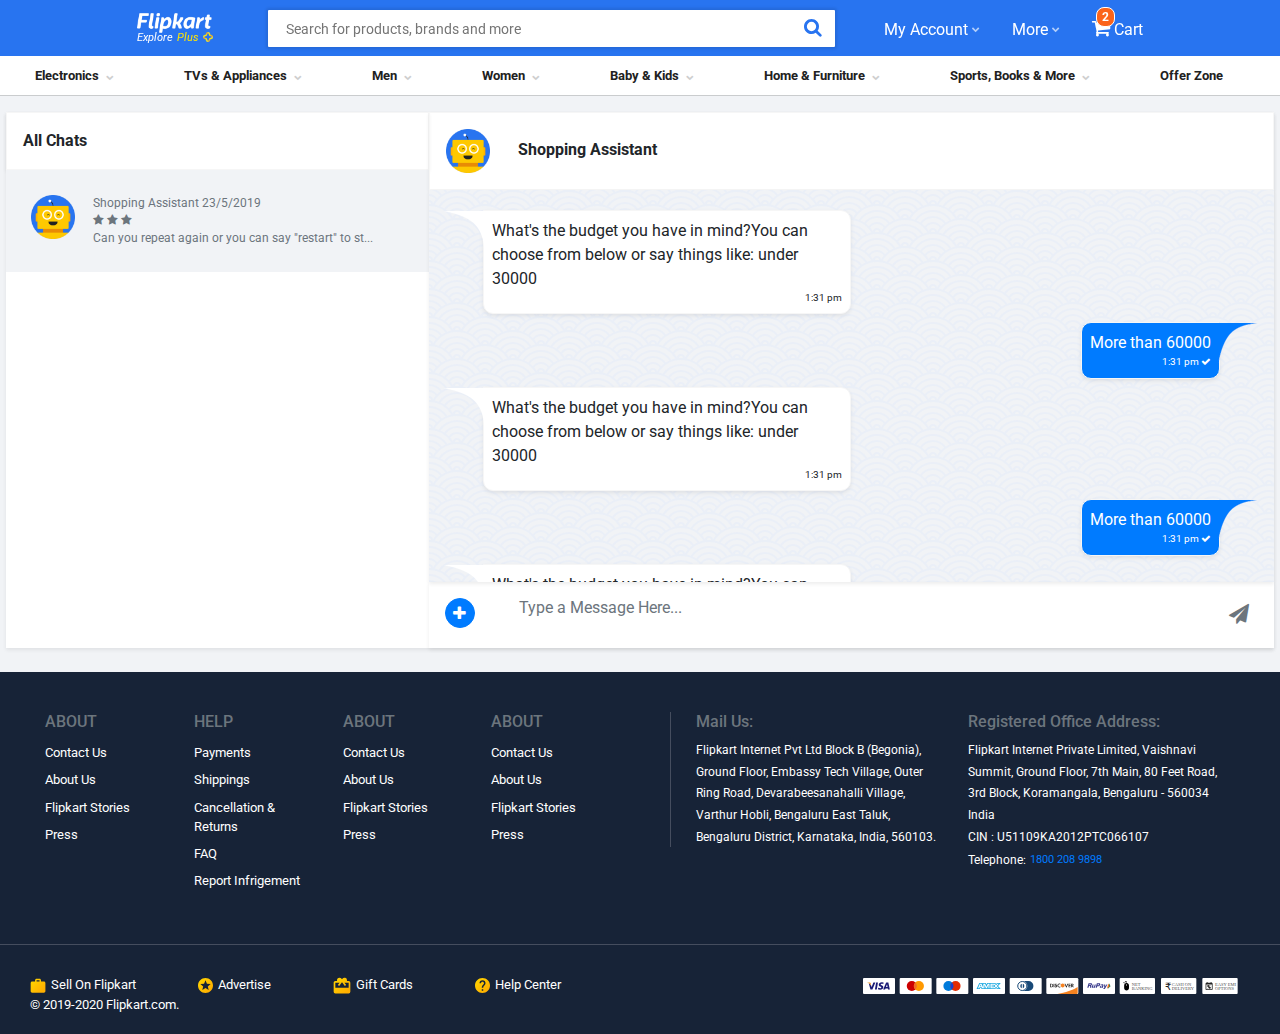
<file: my-chat.html>
<!doctype html>
<html lang="en">
	<head>
		<!-- Required meta tags -->
		<meta charset="utf-8">
		<meta name="viewport" content="width=device-width, initial-scale=1, shrink-to-fit=no">

		<!-- Bootstrap CSS -->
		
		<link rel="stylesheet" href="css/bootstrap.min.css">
		<link rel="stylesheet" href="css/bootstrap-slider.css">
		<link rel="stylesheet" href="https://cdnjs.cloudflare.com/ajax/libs/font-awesome/4.7.0/css/font-awesome.min.css">
		<link href="https://fonts.googleapis.com/css?family=Roboto" rel="stylesheet">
		<link rel="shortcut icon" href="favicon.ico">
		<title>Online Shopping Site for Mobiles, Electronics, Furniture, Grocery, Lifestyle, Books &amp; More. Best Offers!</title>
		<link rel="stylesheet" type="text/css" href="css/jquery.simpleLens.css">
		<link rel="stylesheet" type="text/css" href="css/jquery.simpleGallery.css">
	
		<link rel="stylesheet" href="css/style.css">
	</head>
	<body>
		<!-- The Modal -->
		<div class="modal" id="myModal">
			<div class="modal-dialog modal-lg">
				<div class="modal-content">
					<button type="button" class="close" data-dismiss="modal">&times;</button>
					<!-- Modal body -->
					<div class="modal-body">
						<div class="row">
							<div class="col-md-5 bg-primary text-white modalpadding modalpadding_img">
								<h2 class="">Login</h2>
								<p>Get access to your Orders, Wishlist and Recomendations</p>
		
							</div>
							<div class="col-md-7 bg-white modalpadding modalpaddinglogin">
								<form class="loginform">
									<div class="form-group" style="margin-bottom:40px;">
										<span class="text-secondary">Enter Email/Mobile Number</span>
										<input autocomplete="off" type="text" name="email" class="form-control">
									</div>
									<div class="form-group" style="margin-bottom:20px;">
										<span class="text-secondary">Enter Password</span>
										<input autocomplete="off" type="password" name="password" class="form-control">
										<a href="btn btn-link" class="forgot">Forgot?</a>
									</div>
									<div class="form-group">										
										<input type="submit" name="submit" class="btn btn-lg text-white btn-warning btn-block" value="Login">
									</div>
								</form>
								<a href="#" class="btn btn-lg text-primary btn-white btn-block newtofk">New to Flipkart? Sign up</a>
							</div>
						</div>
					</div>
				</div>
			</div>
		</div>
		<header>
			<div class="header_top">
				<div class="row">
					<div class="col-md-1">
					</div>
					<div class="col-md-7">
						<div class="row">
							<div class="col-md-2">
								<a href="#" class="a_logo">
									<img width="75" src="img/flipkart.png">
									<div class="a_ep">
										<span class="ep explore">Explore</span> <span class="ep plus">Plus</span>
										<img width="10" src="img/plus.png">
									</div>					
								</a>
							</div>
							<div class="col-md-10">
								<form class="search_form">
									<input class="search_box" autocomplete="off" type="text" name="search" placeholder="Search for products, brands and more">
									<button type="submit" class="btn search_btn">
										<i class="fa fa-search"></i>
									</button>
									<div class="a_search_list">
										<ul class="nav flex-column recentul">
											<li class="nav-item">
												<a class="nav-link" href="#"><i class="fa fa-refresh text-secondary"></i> Core i9</a>
											</li>
											<li class="nav-item">
												<a class="nav-link" href="#"><i class="fa fa-refresh text-secondary"></i> pendrive</a>
											</li>
											<li class="nav-item">
												<a class="nav-link" href="#"><i class="fa fa-refresh text-secondary"></i> laptop</a>
											</li>
											<li class="nav-item">
												<a class="nav-link" href="#"><i class="fa fa-refresh text-secondary"></i> laptop</a>
											</li>
										</ul>
										<h6 class="text-secondary">Trending</h6>
										<ul class="nav flex-column">
											<li class="nav-item">
												<a class="nav-link" href="#"><i class="fa fa-search"></i> mobiles</a>
											</li>
											<li class="nav-item">
												<a class="nav-link" href="#"><i class="fa fa-search"></i> mobiles</a>
											</li>
											<li class="nav-item">
												<a class="nav-link" href="#"><i class="fa fa-search"></i> laptops</a>
											</li>
											<li class="nav-item">
												<a class="nav-link" href="#"><i class="fa fa-search"></i> television</a>
											</li>
											<li class="nav-item">
												<a class="nav-link" href="#"><i class="fa fa-search"></i> washing machines</a>
											</li>
											<li class="nav-item">
												<a class="nav-link" href="#"><i class="fa fa-search"></i> refigerators</a>
											</li>
											<li class="nav-item">
												<a class="nav-link" href="#"><i class="fa fa-search"></i> shoes</a>
											</li>
											<li class="nav-item">
												<a class="nav-link" href="#"><i class="fa fa-search"></i> sarees</a>
											</li>
										</ul>
									</div>
								</form>
							</div>
						</div>
						
						
					</div>
					<div class="col-md-4">
						<ul class="nav nav-pills a_top_nav">
							<li class="nav-item">
								<a class="nav-link have_chevron_mouseover" href="#">My Account <i class="fa fa-chevron-down"></i></a>
								<ul class="nav flex-column submenu">
									<li class="nav-item">
										<span class="triangleup"></span>
										<a class="nav-link" href="#"><i class="fa fa-bell"></i> My Profile</a>
									</li>
									<li class="nav-item">
										<a class="nav-link" href="#"><i class="fa fa-briefcase"></i> Flipkart Plus Zone</a>
									</li>
									<li class="nav-item">
										<a class="nav-link" href="#"><i class="fa fa-question-circle"></i> Game Zone</a>
									</li>
									<li class="nav-item">
										<a class="nav-link" href="#"><i class="fa fa-line-chart "></i> Orders</a>
									</li>
									<li class="nav-item">
										<a class="nav-link" href="#"><i class="fa fa-download"></i> Wishlist</a>
									</li>
									<li class="nav-item">
										<a class="nav-link" href="#"><i class="fa fa-download"></i> My Chat</a>
									</li>
									<li class="nav-item">
										<a class="nav-link" href="#"><i class="fa fa-download"></i> Gift Cards</a>
									</li>
									<li class="nav-item">
										<a class="nav-link" href="#"><i class="fa fa-download"></i> Notitfications</a>
									</li>
									<li class="nav-item">
										<a class="nav-link" href="#"><i class="fa fa-download"></i> Logout</a>
									</li>
								</ul>
							</li>
							<!--
							<li class="nav-item">
								<a class="nav-link" href="#" data-toggle="modal" data-target="#myModal">Login &amp; Signup</a>
							</li>
							-->
							<li class="nav-item">
								<a class="nav-link have_chevron_mouseover" href="#">More <i class="fa fa-chevron-down"></i></a>
								<ul class="nav flex-column submenu">
									<li class="nav-item">
										<span class="triangleup"></span>
										<a class="nav-link" href="#"><i class="fa fa-bell"></i> Notification Preferences</a>
									</li>
									<li class="nav-item">
										<a class="nav-link" href="#"><i class="fa fa-briefcase"></i> Sell on Flipkart</a>
									</li>
									<li class="nav-item">
										<a class="nav-link" href="#"><i class="fa fa-question-circle"></i> 24x7 Customer Support</a>
									</li>
									<li class="nav-item">
										<a class="nav-link" href="#"><i class="fa fa-line-chart "></i> Advertise</a>
									</li>
									<li class="nav-item">
										<a class="nav-link" href="#"><i class="fa fa-download"></i> Download App</a>
									</li>
								</ul>
							</li>
							<li class="nav-item">
								<a style="position:relative;" class="nav-link" href="#"><span class="badge badge-light a_bg_orange a_cart_count text-white">2</span> <i class="fa fa-shopping-cart"></i> Cart</a>
							</li>
						</ul>
					</div>
				</div>							
			</div>
			<div class="header_bottom header_bottom_nav">
				<ul class="nav header_bottom_nav_ul">
					<li class="nav-item have_chevron_mouseover">
						<a class="nav-link" href="#">Electronics <i class="fa fa-chevron-down"></i></a>
						<div class="category_submenu position-absolute shadow-sm mt-0 ml-5 mr-5">
							<div class="row">
								<div class="col a_wht">
									<h6> Electronics <i class="fa fa-caret-right"></i></h6>
									<ul>
										<li>
											<a href="#">MI</a>
										</li>
										<li>
											<a href="#">RealMe</a>
										</li>
										<li>
											<a href="#">Samsung</a>
										</li>
										<li>
											<a href="#">Infinix</a>
										</li>
										<li>
											<a href="#">Oppo </a>
										</li>
										<li>
											<a href="#">Apple</a>
										</li>
										<li>
											<a href="#">Vivo</a>
										</li>
										<li>
											<a href="#">Honor</a>
										</li>
										<li>
											<a href="#">Asus</a>
										</li>
										<li>
											<a href="#">Samsung S10 Series</a>
										</li>
										<li>
											<a href="#">Redme Note 7 Pro</a>
										</li>
										<li>
											<a href="#">Redmi Go</a>
										</li>
										<li>
											<a href="#">RealMe C2</a>
										</li>
										<li>
											<a href="#">Infinix Smart 3 Plus</a>
										</li>
										<li>
											<a href="#">Vivo V15</a>
										</li>
										<li>
											<a href="#">Vivo V15</a>
										</li>
										<li>
											<a href="#">Vivo V15</a>
										</li>
										<li>
											<a href="#">Vivo V15</a>
										</li>
									</ul>
								</div>
								<div class="col a_gry">
									<h6> Mobiles <i class="fa fa-caret-right"></i></h6>
									<ul>
										<li>
											<a href="#">MI</a>
										</li>
										<li>
											<a href="#">RealMe</a>
										</li>
										<li>
											<a href="#">Samsung</a>
										</li>
										<li>
											<a href="#">Infinix</a>
										</li>
										<li>
											<a href="#">Oppo </a>
										</li>
										<li>
											<a href="#">Apple</a>
										</li>
										<li>
											<a href="#">Vivo</a>
										</li>
										<li>
											<a href="#">Honor</a>
										</li>
										<li>
											<a href="#">Asus</a>
										</li>
										<li>
											<a href="#">Samsung S10 Series</a>
										</li>
										<li>
											<a href="#">Redme Note 7 Pro</a>
										</li>
										<li>
											<a href="#">Redmi Go</a>
										</li>
										<li>
											<a href="#">RealMe C2</a>
										</li>
										<li>
											<a href="#">Infinix Smart 3 Plus</a>
										</li>
										<li>
											<a href="#">Vivo V15</a>
										</li>
										<li>
											<a href="#">Vivo V15</a>
										</li>
										<li>
											<a href="#">Vivo V15</a>
										</li>
										<li>
											<a href="#">Vivo V15</a>
										</li>
									</ul>
								</div>
								<div class="col a_wht">
									<h6> Mobiles <i class="fa fa-caret-right"></i></h6>
									<ul>
										<li>
											<a href="#">MI</a>
										</li>
										<li>
											<a href="#">RealMe</a>
										</li>
										<li>
											<a href="#">Samsung</a>
										</li>
										<li>
											<a href="#">Infinix</a>
										</li>
										<li>
											<a href="#">Oppo </a>
										</li>
										<li>
											<a href="#">Apple</a>
										</li>
										<li>
											<a href="#">Vivo</a>
										</li>
										<li>
											<a href="#">Honor</a>
										</li>
										<li>
											<a href="#">Asus</a>
										</li>
										<li>
											<a href="#">Samsung S10 Series</a>
										</li>
										<li>
											<a href="#">Redme Note 7 Pro</a>
										</li>
										<li>
											<a href="#">Redmi Go</a>
										</li>
										<li>
											<a href="#">RealMe C2</a>
										</li>
										<li>
											<a href="#">Infinix Smart 3 Plus</a>
										</li>
										<li>
											<a href="#">Vivo V15</a>
										</li>
										<li>
											<a href="#">Vivo V15</a>
										</li>
										<li>
											<a href="#">Vivo V15</a>
										</li>
										<li>
											<a href="#">Vivo V15</a>
										</li>
									</ul>
								</div>
								<div class="col a_gry">
									<h6> Mobiles <i class="fa fa-caret-right"></i></h6>
									<ul>
										<li>
											<a href="#">MI</a>
										</li>
										<li>
											<a href="#">RealMe</a>
										</li>
										<li>
											<a href="#">Samsung</a>
										</li>
										<li>
											<a href="#">Infinix</a>
										</li>
										<li>
											<a href="#">Oppo </a>
										</li>
										<li>
											<a href="#">Apple</a>
										</li>
										<li>
											<a href="#">Vivo</a>
										</li>
										<li>
											<a href="#">Honor</a>
										</li>
										<li>
											<a href="#">Asus</a>
										</li>
										<li>
											<a href="#">Samsung S10 Series</a>
										</li>
										<li>
											<a href="#">Redme Note 7 Pro</a>
										</li>
										<li>
											<a href="#">Redmi Go</a>
										</li>
										<li>
											<a href="#">RealMe C2</a>
										</li>
										<li>
											<a href="#">Infinix Smart 3 Plus</a>
										</li>
										<li>
											<a href="#">Vivo V15</a>
										</li>
										<li>
											<a href="#">Vivo V15</a>
										</li>
										<li>
											<a href="#">Vivo V15</a>
										</li>
										<li>
											<a href="#">Vivo V15</a>
										</li>
									</ul>
								</div>
								<div class="col a_wht">
									<h6> Mobiles <i class="fa fa-caret-right"></i></h6>
									<ul>
										<li>
											<a href="#">MI</a>
										</li>
										<li>
											<a href="#">RealMe</a>
										</li>
										<li>
											<a href="#">Samsung</a>
										</li>
										<li>
											<a href="#">Infinix</a>
										</li>
										<li>
											<a href="#">Oppo </a>
										</li>
										<li>
											<a href="#">Apple</a>
										</li>
										<li>
											<a href="#">Vivo</a>
										</li>
										<li>
											<a href="#">Honor</a>
										</li>
										<li>
											<a href="#">Asus</a>
										</li>
										<li>
											<a href="#">Samsung S10 Series</a>
										</li>
										<li>
											<a href="#">Redme Note 7 Pro</a>
										</li>
										<li>
											<a href="#">Redmi Go</a>
										</li>
										<li>
											<a href="#">RealMe C2</a>
										</li>
										<li>
											<a href="#">Infinix Smart 3 Plus</a>
										</li>
										<li>
											<a href="#">Vivo V15</a>
										</li>
										<li>
											<a href="#">Vivo V15</a>
										</li>
										<li>
											<a href="#">Vivo V15</a>
										</li>
										<li>
											<a href="#">Vivo V15</a>
										</li>
									</ul>
								</div>
							</div>
						</div>
					</li>
			
					<li class="nav-item have_chevron_mouseover">
						<a class="nav-link" href="#">TVs &amp; Appliances <i class="fa fa-chevron-down"></i></a>
						<div class="category_submenu position-absolute shadow-sm mt-0 ml-5 mr-5 a_tvnappliaces">
							<div class="row">
								<div class="col a_wht">
									<h6> Tv &amp; Appliances <i class="fa fa-caret-right"></i></h6>
									<ul>
										<li>
											<a href="#">MI</a>
										</li>
										<li>
											<a href="#">RealMe</a>
										</li>
										<li>
											<a href="#">Samsung</a>
										</li>
										<li>
											<a href="#">Infinix</a>
										</li>
										<li>
											<a href="#">Oppo </a>
										</li>
										<li>
											<a href="#">Apple</a>
										</li>
										<li>
											<a href="#">Vivo</a>
										</li>
										<li>
											<a href="#">Honor</a>
										</li>
										<li>
											<a href="#">Asus</a>
										</li>
										<li>
											<a href="#">Samsung S10 Series</a>
										</li>
										<li>
											<a href="#">Redme Note 7 Pro</a>
										</li>
										<li>
											<a href="#">Redmi Go</a>
										</li>
										<li>
											<a href="#">RealMe C2</a>
										</li>
										<li>
											<a href="#">Infinix Smart 3 Plus</a>
										</li>
										<li>
											<a href="#">Vivo V15</a>
										</li>
										<li>
											<a href="#">Vivo V15</a>
										</li>
										<li>
											<a href="#">Vivo V15</a>
										</li>
										<li>
											<a href="#">Vivo V15</a>
										</li>
									</ul>
								</div>
								<div class="col a_gry">
									<h6> Mobiles <i class="fa fa-caret-right"></i></h6>
									<ul>
										<li>
											<a href="#">MI</a>
										</li>
										<li>
											<a href="#">RealMe</a>
										</li>
										<li>
											<a href="#">Samsung</a>
										</li>
										<li>
											<a href="#">Infinix</a>
										</li>
										<li>
											<a href="#">Oppo </a>
										</li>
										<li>
											<a href="#">Apple</a>
										</li>
										<li>
											<a href="#">Vivo</a>
										</li>
										<li>
											<a href="#">Honor</a>
										</li>
										<li>
											<a href="#">Asus</a>
										</li>
										<li>
											<a href="#">Samsung S10 Series</a>
										</li>
										<li>
											<a href="#">Redme Note 7 Pro</a>
										</li>
										<li>
											<a href="#">Redmi Go</a>
										</li>
										<li>
											<a href="#">RealMe C2</a>
										</li>
										<li>
											<a href="#">Infinix Smart 3 Plus</a>
										</li>
										<li>
											<a href="#">Vivo V15</a>
										</li>
										<li>
											<a href="#">Vivo V15</a>
										</li>
										<li>
											<a href="#">Vivo V15</a>
										</li>
										<li>
											<a href="#">Vivo V15</a>
										</li>
									</ul>
								</div>
								<div class="col a_wht">
									<h6> Mobiles <i class="fa fa-caret-right"></i></h6>
									<ul>
										<li>
											<a href="#">MI</a>
										</li>
										<li>
											<a href="#">RealMe</a>
										</li>
										<li>
											<a href="#">Samsung</a>
										</li>
										<li>
											<a href="#">Infinix</a>
										</li>
										<li>
											<a href="#">Oppo </a>
										</li>
										<li>
											<a href="#">Apple</a>
										</li>
										<li>
											<a href="#">Vivo</a>
										</li>
										<li>
											<a href="#">Honor</a>
										</li>
										<li>
											<a href="#">Asus</a>
										</li>
										<li>
											<a href="#">Samsung S10 Series</a>
										</li>
										<li>
											<a href="#">Redme Note 7 Pro</a>
										</li>
										<li>
											<a href="#">Redmi Go</a>
										</li>
										<li>
											<a href="#">RealMe C2</a>
										</li>
										<li>
											<a href="#">Infinix Smart 3 Plus</a>
										</li>
										<li>
											<a href="#">Vivo V15</a>
										</li>
										<li>
											<a href="#">Vivo V15</a>
										</li>
										<li>
											<a href="#">Vivo V15</a>
										</li>
										<li>
											<a href="#">Vivo V15</a>
										</li>
									</ul>
								</div>
								<div class="col a_gry">
									<h6> Mobiles <i class="fa fa-caret-right"></i></h6>
									<ul>
										<li>
											<a href="#">MI</a>
										</li>
										<li>
											<a href="#">RealMe</a>
										</li>
										<li>
											<a href="#">Samsung</a>
										</li>
										<li>
											<a href="#">Infinix</a>
										</li>
										<li>
											<a href="#">Oppo </a>
										</li>
										<li>
											<a href="#">Apple</a>
										</li>
										<li>
											<a href="#">Vivo</a>
										</li>
										<li>
											<a href="#">Honor</a>
										</li>
										<li>
											<a href="#">Asus</a>
										</li>
										<li>
											<a href="#">Samsung S10 Series</a>
										</li>
										<li>
											<a href="#">Redme Note 7 Pro</a>
										</li>
										<li>
											<a href="#">Redmi Go</a>
										</li>
										<li>
											<a href="#">RealMe C2</a>
										</li>
										<li>
											<a href="#">Infinix Smart 3 Plus</a>
										</li>
										<li>
											<a href="#">Vivo V15</a>
										</li>
										<li>
											<a href="#">Vivo V15</a>
										</li>
										<li>
											<a href="#">Vivo V15</a>
										</li>
										<li>
											<a href="#">Vivo V15</a>
										</li>
									</ul>
								</div>
								<div class="col a_wht">
									<h6> Appliances <i class="fa fa-caret-right"></i></h6>
									<ul>
										<li>
											<a href="#">MI</a>
										</li>
										<li>
											<a href="#">RealMe</a>
										</li>
										<li>
											<a href="#">Samsung</a>
										</li>
										<li>
											<a href="#">Infinix</a>
										</li>
										<li>
											<a href="#">Oppo </a>
										</li>
										<li>
											<a href="#">Apple</a>
										</li>
										<li>
											<a href="#">Vivo</a>
										</li>
										<li>
											<a href="#">Honor</a>
										</li>
										<li>
											<a href="#">Asus</a>
										</li>
										<li>
											<a href="#">Samsung S10 Series</a>
										</li>
										<li>
											<a href="#">Redme Note 7 Pro</a>
										</li>
										<li>
											<a href="#">Redmi Go</a>
										</li>
										<li>
											<a href="#">RealMe C2</a>
										</li>
										<li>
											<a href="#">Infinix Smart 3 Plus</a>
										</li>
										<li>
											<a href="#">Vivo V15</a>
										</li>
										<li>
											<a href="#">Vivo V15</a>
										</li>
										<li>
											<a href="#">Vivo V15</a>
										</li>
										<li>
											<a href="#">Vivo V15</a>
										</li>
									</ul>
								</div>
							</div>
						</div>
					</li>
					<li class="nav-item have_chevron_mouseover">
						<a class="nav-link" href="#">Men <i class="fa fa-chevron-down"></i></a>
						<div class="category_submenu position-absolute shadow-sm mt-0 ml-5 mr-5 a_men">
							<div class="row">
								<div class="col a_wht">
									<h6> Mens <i class="fa fa-caret-right"></i></h6>
									<ul>
										<li>
											<a href="#">MI</a>
										</li>
										<li>
											<a href="#">RealMe</a>
										</li>
										<li>
											<a href="#">Samsung</a>
										</li>
										<li>
											<a href="#">Infinix</a>
										</li>
										<li>
											<a href="#">Oppo </a>
										</li>
										<li>
											<a href="#">Apple</a>
										</li>
										<li>
											<a href="#">Vivo</a>
										</li>
										<li>
											<a href="#">Honor</a>
										</li>
										<li>
											<a href="#">Asus</a>
										</li>
										<li>
											<a href="#">Samsung S10 Series</a>
										</li>
										<li>
											<a href="#">Redme Note 7 Pro</a>
										</li>
										<li>
											<a href="#">Redmi Go</a>
										</li>
										<li>
											<a href="#">RealMe C2</a>
										</li>
										<li>
											<a href="#">Infinix Smart 3 Plus</a>
										</li>
										<li>
											<a href="#">Vivo V15</a>
										</li>
										<li>
											<a href="#">Vivo V15</a>
										</li>
										<li>
											<a href="#">Vivo V15</a>
										</li>
										<li>
											<a href="#">Vivo V15</a>
										</li>
									</ul>
								</div>
								<div class="col a_gry">
									<h6> Mobiles <i class="fa fa-caret-right"></i></h6>
									<ul>
										<li>
											<a href="#">MI</a>
										</li>
										<li>
											<a href="#">RealMe</a>
										</li>
										<li>
											<a href="#">Samsung</a>
										</li>
										<li>
											<a href="#">Infinix</a>
										</li>
										<li>
											<a href="#">Oppo </a>
										</li>
										<li>
											<a href="#">Apple</a>
										</li>
										<li>
											<a href="#">Vivo</a>
										</li>
										<li>
											<a href="#">Honor</a>
										</li>
										<li>
											<a href="#">Asus</a>
										</li>
										<li>
											<a href="#">Samsung S10 Series</a>
										</li>
										<li>
											<a href="#">Redme Note 7 Pro</a>
										</li>
										<li>
											<a href="#">Redmi Go</a>
										</li>
										<li>
											<a href="#">RealMe C2</a>
										</li>
										<li>
											<a href="#">Infinix Smart 3 Plus</a>
										</li>
										<li>
											<a href="#">Vivo V15</a>
										</li>
										<li>
											<a href="#">Vivo V15</a>
										</li>
										<li>
											<a href="#">Vivo V15</a>
										</li>
										<li>
											<a href="#">Vivo V15</a>
										</li>
									</ul>
								</div>
								<div class="col a_wht">
									<h6> Mobiles <i class="fa fa-caret-right"></i></h6>
									<ul>
										<li>
											<a href="#">MI</a>
										</li>
										<li>
											<a href="#">RealMe</a>
										</li>
										<li>
											<a href="#">Samsung</a>
										</li>
										<li>
											<a href="#">Infinix</a>
										</li>
										<li>
											<a href="#">Oppo </a>
										</li>
										<li>
											<a href="#">Apple</a>
										</li>
										<li>
											<a href="#">Vivo</a>
										</li>
										<li>
											<a href="#">Honor</a>
										</li>
										<li>
											<a href="#">Asus</a>
										</li>
										<li>
											<a href="#">Samsung S10 Series</a>
										</li>
										<li>
											<a href="#">Redme Note 7 Pro</a>
										</li>
										<li>
											<a href="#">Redmi Go</a>
										</li>
										<li>
											<a href="#">RealMe C2</a>
										</li>
										<li>
											<a href="#">Infinix Smart 3 Plus</a>
										</li>
										<li>
											<a href="#">Vivo V15</a>
										</li>
										<li>
											<a href="#">Vivo V15</a>
										</li>
										<li>
											<a href="#">Vivo V15</a>
										</li>
										<li>
											<a href="#">Vivo V15</a>
										</li>
									</ul>
								</div>
								<div class="col a_gry">
									<h6> Mobiles <i class="fa fa-caret-right"></i></h6>
									<ul>
										<li>
											<a href="#">MI</a>
										</li>
										<li>
											<a href="#">RealMe</a>
										</li>
										<li>
											<a href="#">Samsung</a>
										</li>
										<li>
											<a href="#">Infinix</a>
										</li>
										<li>
											<a href="#">Oppo </a>
										</li>
										<li>
											<a href="#">Apple</a>
										</li>
										<li>
											<a href="#">Vivo</a>
										</li>
										<li>
											<a href="#">Honor</a>
										</li>
										<li>
											<a href="#">Asus</a>
										</li>
										<li>
											<a href="#">Samsung S10 Series</a>
										</li>
										<li>
											<a href="#">Redme Note 7 Pro</a>
										</li>
										<li>
											<a href="#">Redmi Go</a>
										</li>
										<li>
											<a href="#">RealMe C2</a>
										</li>
										<li>
											<a href="#">Infinix Smart 3 Plus</a>
										</li>
										<li>
											<a href="#">Vivo V15</a>
										</li>
										<li>
											<a href="#">Vivo V15</a>
										</li>
										<li>
											<a href="#">Vivo V15</a>
										</li>
										<li>
											<a href="#">Vivo V15</a>
										</li>
									</ul>
								</div>
								<div class="col a_wht">
									<h6> Mobiles <i class="fa fa-caret-right"></i></h6>
									<ul>
										<li>
											<a href="#">MI</a>
										</li>
										<li>
											<a href="#">RealMe</a>
										</li>
										<li>
											<a href="#">Samsung</a>
										</li>
										<li>
											<a href="#">Infinix</a>
										</li>
										<li>
											<a href="#">Oppo </a>
										</li>
										<li>
											<a href="#">Apple</a>
										</li>
										<li>
											<a href="#">Vivo</a>
										</li>
										<li>
											<a href="#">Honor</a>
										</li>
										<li>
											<a href="#">Asus</a>
										</li>
										<li>
											<a href="#">Samsung S10 Series</a>
										</li>
										<li>
											<a href="#">Redme Note 7 Pro</a>
										</li>
										<li>
											<a href="#">Redmi Go</a>
										</li>
										<li>
											<a href="#">RealMe C2</a>
										</li>
										<li>
											<a href="#">Infinix Smart 3 Plus</a>
										</li>
										<li>
											<a href="#">Vivo V15</a>
										</li>
										<li>
											<a href="#">Vivo V15</a>
										</li>
										<li>
											<a href="#">Vivo V15</a>
										</li>
										<li>
											<a href="#">Vivo V15</a>
										</li>
									</ul>
								</div>
							</div>
						</div>
					</li>
					<li class="nav-item have_chevron_mouseover">
						<a class="nav-link" href="#">Women <i class="fa fa-chevron-down"></i></a>
						<div class="category_submenu position-absolute shadow-sm mt-0 ml-5 mr-5">
							<div class="row">
								<div class="col a_wht">
									<h6> Women <i class="fa fa-caret-right"></i></h6>
									<ul>
										<li>
											<a href="#">MI</a>
										</li>
										<li>
											<a href="#">RealMe</a>
										</li>
										<li>
											<a href="#">Samsung</a>
										</li>
										<li>
											<a href="#">Infinix</a>
										</li>
										<li>
											<a href="#">Oppo </a>
										</li>
										<li>
											<a href="#">Apple</a>
										</li>
										<li>
											<a href="#">Vivo</a>
										</li>
										<li>
											<a href="#">Honor</a>
										</li>
										<li>
											<a href="#">Asus</a>
										</li>
										<li>
											<a href="#">Samsung S10 Series</a>
										</li>
										<li>
											<a href="#">Redme Note 7 Pro</a>
										</li>
										<li>
											<a href="#">Redmi Go</a>
										</li>
										<li>
											<a href="#">RealMe C2</a>
										</li>
										<li>
											<a href="#">Infinix Smart 3 Plus</a>
										</li>
										<li>
											<a href="#">Vivo V15</a>
										</li>
										<li>
											<a href="#">Vivo V15</a>
										</li>
										<li>
											<a href="#">Vivo V15</a>
										</li>
										<li>
											<a href="#">Vivo V15</a>
										</li>
									</ul>
								</div>
								<div class="col a_gry">
									<h6> Mobiles <i class="fa fa-caret-right"></i></h6>
									<ul>
										<li>
											<a href="#">MI</a>
										</li>
										<li>
											<a href="#">RealMe</a>
										</li>
										<li>
											<a href="#">Samsung</a>
										</li>
										<li>
											<a href="#">Infinix</a>
										</li>
										<li>
											<a href="#">Oppo </a>
										</li>
										<li>
											<a href="#">Apple</a>
										</li>
										<li>
											<a href="#">Vivo</a>
										</li>
										<li>
											<a href="#">Honor</a>
										</li>
										<li>
											<a href="#">Asus</a>
										</li>
										<li>
											<a href="#">Samsung S10 Series</a>
										</li>
										<li>
											<a href="#">Redme Note 7 Pro</a>
										</li>
										<li>
											<a href="#">Redmi Go</a>
										</li>
										<li>
											<a href="#">RealMe C2</a>
										</li>
										<li>
											<a href="#">Infinix Smart 3 Plus</a>
										</li>
										<li>
											<a href="#">Vivo V15</a>
										</li>
										<li>
											<a href="#">Vivo V15</a>
										</li>
										<li>
											<a href="#">Vivo V15</a>
										</li>
										<li>
											<a href="#">Vivo V15</a>
										</li>
									</ul>
								</div>
								<div class="col a_wht">
									<h6> Mobiles <i class="fa fa-caret-right"></i></h6>
									<ul>
										<li>
											<a href="#">MI</a>
										</li>
										<li>
											<a href="#">RealMe</a>
										</li>
										<li>
											<a href="#">Samsung</a>
										</li>
										<li>
											<a href="#">Infinix</a>
										</li>
										<li>
											<a href="#">Oppo </a>
										</li>
										<li>
											<a href="#">Apple</a>
										</li>
										<li>
											<a href="#">Vivo</a>
										</li>
										<li>
											<a href="#">Honor</a>
										</li>
										<li>
											<a href="#">Asus</a>
										</li>
										<li>
											<a href="#">Samsung S10 Series</a>
										</li>
										<li>
											<a href="#">Redme Note 7 Pro</a>
										</li>
										<li>
											<a href="#">Redmi Go</a>
										</li>
										<li>
											<a href="#">RealMe C2</a>
										</li>
										<li>
											<a href="#">Infinix Smart 3 Plus</a>
										</li>
										<li>
											<a href="#">Vivo V15</a>
										</li>
										<li>
											<a href="#">Vivo V15</a>
										</li>
										<li>
											<a href="#">Vivo V15</a>
										</li>
										<li>
											<a href="#">Vivo V15</a>
										</li>
									</ul>
								</div>
								<div class="col a_gry">
									<h6> Mobiles <i class="fa fa-caret-right"></i></h6>
									<ul>
										<li>
											<a href="#">MI</a>
										</li>
										<li>
											<a href="#">RealMe</a>
										</li>
										<li>
											<a href="#">Samsung</a>
										</li>
										<li>
											<a href="#">Infinix</a>
										</li>
										<li>
											<a href="#">Oppo </a>
										</li>
										<li>
											<a href="#">Apple</a>
										</li>
										<li>
											<a href="#">Vivo</a>
										</li>
										<li>
											<a href="#">Honor</a>
										</li>
										<li>
											<a href="#">Asus</a>
										</li>
										<li>
											<a href="#">Samsung S10 Series</a>
										</li>
										<li>
											<a href="#">Redme Note 7 Pro</a>
										</li>
										<li>
											<a href="#">Redmi Go</a>
										</li>
										<li>
											<a href="#">RealMe C2</a>
										</li>
										<li>
											<a href="#">Infinix Smart 3 Plus</a>
										</li>
										<li>
											<a href="#">Vivo V15</a>
										</li>
										<li>
											<a href="#">Vivo V15</a>
										</li>
										<li>
											<a href="#">Vivo V15</a>
										</li>
										<li>
											<a href="#">Vivo V15</a>
										</li>
									</ul>
								</div>
								<div class="col a_wht">
									<h6> Mobiles <i class="fa fa-caret-right"></i></h6>
									<ul>
										<li>
											<a href="#">MI</a>
										</li>
										<li>
											<a href="#">RealMe</a>
										</li>
										<li>
											<a href="#">Samsung</a>
										</li>
										<li>
											<a href="#">Infinix</a>
										</li>
										<li>
											<a href="#">Oppo </a>
										</li>
										<li>
											<a href="#">Apple</a>
										</li>
										<li>
											<a href="#">Vivo</a>
										</li>
										<li>
											<a href="#">Honor</a>
										</li>
										<li>
											<a href="#">Asus</a>
										</li>
										<li>
											<a href="#">Samsung S10 Series</a>
										</li>
										<li>
											<a href="#">Redme Note 7 Pro</a>
										</li>
										<li>
											<a href="#">Redmi Go</a>
										</li>
										<li>
											<a href="#">RealMe C2</a>
										</li>
										<li>
											<a href="#">Infinix Smart 3 Plus</a>
										</li>
										<li>
											<a href="#">Vivo V15</a>
										</li>
										<li>
											<a href="#">Vivo V15</a>
										</li>
										<li>
											<a href="#">Vivo V15</a>
										</li>
										<li>
											<a href="#">Vivo V15</a>
										</li>
									</ul>
								</div>
							</div>
						</div>
					</li>
					<li class="nav-item have_chevron_mouseover">
						<a class="nav-link" href="#">Baby &amp; Kids <i class="fa fa-chevron-down"></i></a>
						<div class="category_submenu position-absolute shadow-sm mt-0 ml-5 mr-5">
							<div class="row">
								<div class="col a_wht">
									<h6> Baby &amp; Kids <i class="fa fa-caret-right"></i></h6>
									<ul>
										<li>
											<a href="#">MI</a>
										</li>
										<li>
											<a href="#">RealMe</a>
										</li>
										<li>
											<a href="#">Samsung</a>
										</li>
										<li>
											<a href="#">Infinix</a>
										</li>
										<li>
											<a href="#">Oppo </a>
										</li>
										<li>
											<a href="#">Apple</a>
										</li>
										<li>
											<a href="#">Vivo</a>
										</li>
										<li>
											<a href="#">Honor</a>
										</li>
										<li>
											<a href="#">Asus</a>
										</li>
										<li>
											<a href="#">Samsung S10 Series</a>
										</li>
										<li>
											<a href="#">Redme Note 7 Pro</a>
										</li>
										<li>
											<a href="#">Redmi Go</a>
										</li>
										<li>
											<a href="#">RealMe C2</a>
										</li>
										<li>
											<a href="#">Infinix Smart 3 Plus</a>
										</li>
										<li>
											<a href="#">Vivo V15</a>
										</li>
										<li>
											<a href="#">Vivo V15</a>
										</li>
										<li>
											<a href="#">Vivo V15</a>
										</li>
										<li>
											<a href="#">Vivo V15</a>
										</li>
									</ul>
								</div>
								<div class="col a_gry">
									<h6> Mobiles <i class="fa fa-caret-right"></i></h6>
									<ul>
										<li>
											<a href="#">MI</a>
										</li>
										<li>
											<a href="#">RealMe</a>
										</li>
										<li>
											<a href="#">Samsung</a>
										</li>
										<li>
											<a href="#">Infinix</a>
										</li>
										<li>
											<a href="#">Oppo </a>
										</li>
										<li>
											<a href="#">Apple</a>
										</li>
										<li>
											<a href="#">Vivo</a>
										</li>
										<li>
											<a href="#">Honor</a>
										</li>
										<li>
											<a href="#">Asus</a>
										</li>
										<li>
											<a href="#">Samsung S10 Series</a>
										</li>
										<li>
											<a href="#">Redme Note 7 Pro</a>
										</li>
										<li>
											<a href="#">Redmi Go</a>
										</li>
										<li>
											<a href="#">RealMe C2</a>
										</li>
										<li>
											<a href="#">Infinix Smart 3 Plus</a>
										</li>
										<li>
											<a href="#">Vivo V15</a>
										</li>
										<li>
											<a href="#">Vivo V15</a>
										</li>
										<li>
											<a href="#">Vivo V15</a>
										</li>
										<li>
											<a href="#">Vivo V15</a>
										</li>
									</ul>
								</div>
								<div class="col a_wht">
									<h6> Mobiles <i class="fa fa-caret-right"></i></h6>
									<ul>
										<li>
											<a href="#">MI</a>
										</li>
										<li>
											<a href="#">RealMe</a>
										</li>
										<li>
											<a href="#">Samsung</a>
										</li>
										<li>
											<a href="#">Infinix</a>
										</li>
										<li>
											<a href="#">Oppo </a>
										</li>
										<li>
											<a href="#">Apple</a>
										</li>
										<li>
											<a href="#">Vivo</a>
										</li>
										<li>
											<a href="#">Honor</a>
										</li>
										<li>
											<a href="#">Asus</a>
										</li>
										<li>
											<a href="#">Samsung S10 Series</a>
										</li>
										<li>
											<a href="#">Redme Note 7 Pro</a>
										</li>
										<li>
											<a href="#">Redmi Go</a>
										</li>
										<li>
											<a href="#">RealMe C2</a>
										</li>
										<li>
											<a href="#">Infinix Smart 3 Plus</a>
										</li>
										<li>
											<a href="#">Vivo V15</a>
										</li>
										<li>
											<a href="#">Vivo V15</a>
										</li>
										<li>
											<a href="#">Vivo V15</a>
										</li>
										<li>
											<a href="#">Vivo V15</a>
										</li>
									</ul>
								</div>
								<div class="col a_gry">
									<h6> Mobiles <i class="fa fa-caret-right"></i></h6>
									<ul>
										<li>
											<a href="#">MI</a>
										</li>
										<li>
											<a href="#">RealMe</a>
										</li>
										<li>
											<a href="#">Samsung</a>
										</li>
										<li>
											<a href="#">Infinix</a>
										</li>
										<li>
											<a href="#">Oppo </a>
										</li>
										<li>
											<a href="#">Apple</a>
										</li>
										<li>
											<a href="#">Vivo</a>
										</li>
										<li>
											<a href="#">Honor</a>
										</li>
										<li>
											<a href="#">Asus</a>
										</li>
										<li>
											<a href="#">Samsung S10 Series</a>
										</li>
										<li>
											<a href="#">Redme Note 7 Pro</a>
										</li>
										<li>
											<a href="#">Redmi Go</a>
										</li>
										<li>
											<a href="#">RealMe C2</a>
										</li>
										<li>
											<a href="#">Infinix Smart 3 Plus</a>
										</li>
										<li>
											<a href="#">Vivo V15</a>
										</li>
										<li>
											<a href="#">Vivo V15</a>
										</li>
										<li>
											<a href="#">Vivo V15</a>
										</li>
										<li>
											<a href="#">Vivo V15</a>
										</li>
									</ul>
								</div>
								<div class="col a_wht">
									<h6> Mobiles <i class="fa fa-caret-right"></i></h6>
									<ul>
										<li>
											<a href="#">MI</a>
										</li>
										<li>
											<a href="#">RealMe</a>
										</li>
										<li>
											<a href="#">Samsung</a>
										</li>
										<li>
											<a href="#">Infinix</a>
										</li>
										<li>
											<a href="#">Oppo </a>
										</li>
										<li>
											<a href="#">Apple</a>
										</li>
										<li>
											<a href="#">Vivo</a>
										</li>
										<li>
											<a href="#">Honor</a>
										</li>
										<li>
											<a href="#">Asus</a>
										</li>
										<li>
											<a href="#">Samsung S10 Series</a>
										</li>
										<li>
											<a href="#">Redme Note 7 Pro</a>
										</li>
										<li>
											<a href="#">Redmi Go</a>
										</li>
										<li>
											<a href="#">RealMe C2</a>
										</li>
										<li>
											<a href="#">Infinix Smart 3 Plus</a>
										</li>
										<li>
											<a href="#">Vivo V15</a>
										</li>
										<li>
											<a href="#">Vivo V15</a>
										</li>
										<li>
											<a href="#">Vivo V15</a>
										</li>
										<li>
											<a href="#">Vivo V15</a>
										</li>
									</ul>
								</div>
							</div>
						</div>
					</li>
					<li class="nav-item have_chevron_mouseover">
						<a class="nav-link" href="#">Home &amp; Furniture <i class="fa fa-chevron-down"></i></a>
						<div class="category_submenu position-absolute shadow-sm mt-0 ml-5 mr-5">
							<div class="row">
								<div class="col a_wht">
									<h6> Home &amp; Furniture <i class="fa fa-caret-right"></i></h6>
									<ul>
										<li>
											<a href="#">MI</a>
										</li>
										<li>
											<a href="#">RealMe</a>
										</li>
										<li>
											<a href="#">Samsung</a>
										</li>
										<li>
											<a href="#">Infinix</a>
										</li>
										<li>
											<a href="#">Oppo </a>
										</li>
										<li>
											<a href="#">Apple</a>
										</li>
										<li>
											<a href="#">Vivo</a>
										</li>
										<li>
											<a href="#">Honor</a>
										</li>
										<li>
											<a href="#">Asus</a>
										</li>
										<li>
											<a href="#">Samsung S10 Series</a>
										</li>
										<li>
											<a href="#">Redme Note 7 Pro</a>
										</li>
										<li>
											<a href="#">Redmi Go</a>
										</li>
										<li>
											<a href="#">RealMe C2</a>
										</li>
										<li>
											<a href="#">Infinix Smart 3 Plus</a>
										</li>
										<li>
											<a href="#">Vivo V15</a>
										</li>
										<li>
											<a href="#">Vivo V15</a>
										</li>
										<li>
											<a href="#">Vivo V15</a>
										</li>
										<li>
											<a href="#">Vivo V15</a>
										</li>
									</ul>
								</div>
								<div class="col a_gry">
									<h6> Mobiles <i class="fa fa-caret-right"></i></h6>
									<ul>
										<li>
											<a href="#">MI</a>
										</li>
										<li>
											<a href="#">RealMe</a>
										</li>
										<li>
											<a href="#">Samsung</a>
										</li>
										<li>
											<a href="#">Infinix</a>
										</li>
										<li>
											<a href="#">Oppo </a>
										</li>
										<li>
											<a href="#">Apple</a>
										</li>
										<li>
											<a href="#">Vivo</a>
										</li>
										<li>
											<a href="#">Honor</a>
										</li>
										<li>
											<a href="#">Asus</a>
										</li>
										<li>
											<a href="#">Samsung S10 Series</a>
										</li>
										<li>
											<a href="#">Redme Note 7 Pro</a>
										</li>
										<li>
											<a href="#">Redmi Go</a>
										</li>
										<li>
											<a href="#">RealMe C2</a>
										</li>
										<li>
											<a href="#">Infinix Smart 3 Plus</a>
										</li>
										<li>
											<a href="#">Vivo V15</a>
										</li>
										<li>
											<a href="#">Vivo V15</a>
										</li>
										<li>
											<a href="#">Vivo V15</a>
										</li>
										<li>
											<a href="#">Vivo V15</a>
										</li>
									</ul>
								</div>
								<div class="col a_wht">
									<h6> Mobiles <i class="fa fa-caret-right"></i></h6>
									<ul>
										<li>
											<a href="#">MI</a>
										</li>
										<li>
											<a href="#">RealMe</a>
										</li>
										<li>
											<a href="#">Samsung</a>
										</li>
										<li>
											<a href="#">Infinix</a>
										</li>
										<li>
											<a href="#">Oppo </a>
										</li>
										<li>
											<a href="#">Apple</a>
										</li>
										<li>
											<a href="#">Vivo</a>
										</li>
										<li>
											<a href="#">Honor</a>
										</li>
										<li>
											<a href="#">Asus</a>
										</li>
										<li>
											<a href="#">Samsung S10 Series</a>
										</li>
										<li>
											<a href="#">Redme Note 7 Pro</a>
										</li>
										<li>
											<a href="#">Redmi Go</a>
										</li>
										<li>
											<a href="#">RealMe C2</a>
										</li>
										<li>
											<a href="#">Infinix Smart 3 Plus</a>
										</li>
										<li>
											<a href="#">Vivo V15</a>
										</li>
										<li>
											<a href="#">Vivo V15</a>
										</li>
										<li>
											<a href="#">Vivo V15</a>
										</li>
										<li>
											<a href="#">Vivo V15</a>
										</li>
									</ul>
								</div>
								<div class="col a_gry">
									<h6> Mobiles <i class="fa fa-caret-right"></i></h6>
									<ul>
										<li>
											<a href="#">MI</a>
										</li>
										<li>
											<a href="#">RealMe</a>
										</li>
										<li>
											<a href="#">Samsung</a>
										</li>
										<li>
											<a href="#">Infinix</a>
										</li>
										<li>
											<a href="#">Oppo </a>
										</li>
										<li>
											<a href="#">Apple</a>
										</li>
										<li>
											<a href="#">Vivo</a>
										</li>
										<li>
											<a href="#">Honor</a>
										</li>
										<li>
											<a href="#">Asus</a>
										</li>
										<li>
											<a href="#">Samsung S10 Series</a>
										</li>
										<li>
											<a href="#">Redme Note 7 Pro</a>
										</li>
										<li>
											<a href="#">Redmi Go</a>
										</li>
										<li>
											<a href="#">RealMe C2</a>
										</li>
										<li>
											<a href="#">Infinix Smart 3 Plus</a>
										</li>
										<li>
											<a href="#">Vivo V15</a>
										</li>
										<li>
											<a href="#">Vivo V15</a>
										</li>
										<li>
											<a href="#">Vivo V15</a>
										</li>
										<li>
											<a href="#">Vivo V15</a>
										</li>
									</ul>
								</div>
								<div class="col a_wht">
									<h6> Mobiles <i class="fa fa-caret-right"></i></h6>
									<ul>
										<li>
											<a href="#">MI</a>
										</li>
										<li>
											<a href="#">RealMe</a>
										</li>
										<li>
											<a href="#">Samsung</a>
										</li>
										<li>
											<a href="#">Infinix</a>
										</li>
										<li>
											<a href="#">Oppo </a>
										</li>
										<li>
											<a href="#">Apple</a>
										</li>
										<li>
											<a href="#">Vivo</a>
										</li>
										<li>
											<a href="#">Honor</a>
										</li>
										<li>
											<a href="#">Asus</a>
										</li>
										<li>
											<a href="#">Samsung S10 Series</a>
										</li>
										<li>
											<a href="#">Redme Note 7 Pro</a>
										</li>
										<li>
											<a href="#">Redmi Go</a>
										</li>
										<li>
											<a href="#">RealMe C2</a>
										</li>
										<li>
											<a href="#">Infinix Smart 3 Plus</a>
										</li>
										<li>
											<a href="#">Vivo V15</a>
										</li>
										<li>
											<a href="#">Vivo V15</a>
										</li>
										<li>
											<a href="#">Vivo V15</a>
										</li>
										<li>
											<a href="#">Vivo V15</a>
										</li>
									</ul>
								</div>
							</div>
						</div>
					</li>
					<li class="nav-item have_chevron_mouseover">
						<a class="nav-link" href="#">Sports, Books &amp; More <i class="fa fa-chevron-down"></i></a>
						<div class="category_submenu position-absolute shadow-sm mt-0 ml-5 mr-5">
							<div class="row">
								<div class="col a_wht">
									<h6> Sports, Books &amp; More  <i class="fa fa-caret-right"></i></h6>
									<ul>
										<li>
											<a href="#">MI</a>
										</li>
										<li>
											<a href="#">RealMe</a>
										</li>
										<li>
											<a href="#">Samsung</a>
										</li>
										<li>
											<a href="#">Infinix</a>
										</li>
										<li>
											<a href="#">Oppo </a>
										</li>
										<li>
											<a href="#">Apple</a>
										</li>
										<li>
											<a href="#">Vivo</a>
										</li>
										<li>
											<a href="#">Honor</a>
										</li>
										<li>
											<a href="#">Asus</a>
										</li>
										<li>
											<a href="#">Samsung S10 Series</a>
										</li>
										<li>
											<a href="#">Redme Note 7 Pro</a>
										</li>
										<li>
											<a href="#">Redmi Go</a>
										</li>
										<li>
											<a href="#">RealMe C2</a>
										</li>
										<li>
											<a href="#">Infinix Smart 3 Plus</a>
										</li>
										<li>
											<a href="#">Vivo V15</a>
										</li>
										<li>
											<a href="#">Vivo V15</a>
										</li>
										<li>
											<a href="#">Vivo V15</a>
										</li>
										<li>
											<a href="#">Vivo V15</a>
										</li>
									</ul>
								</div>
								<div class="col a_gry">
									<h6> Mobiles <i class="fa fa-caret-right"></i></h6>
									<ul>
										<li>
											<a href="#">MI</a>
										</li>
										<li>
											<a href="#">RealMe</a>
										</li>
										<li>
											<a href="#">Samsung</a>
										</li>
										<li>
											<a href="#">Infinix</a>
										</li>
										<li>
											<a href="#">Oppo </a>
										</li>
										<li>
											<a href="#">Apple</a>
										</li>
										<li>
											<a href="#">Vivo</a>
										</li>
										<li>
											<a href="#">Honor</a>
										</li>
										<li>
											<a href="#">Asus</a>
										</li>
										<li>
											<a href="#">Samsung S10 Series</a>
										</li>
										<li>
											<a href="#">Redme Note 7 Pro</a>
										</li>
										<li>
											<a href="#">Redmi Go</a>
										</li>
										<li>
											<a href="#">RealMe C2</a>
										</li>
										<li>
											<a href="#">Infinix Smart 3 Plus</a>
										</li>
										<li>
											<a href="#">Vivo V15</a>
										</li>
										<li>
											<a href="#">Vivo V15</a>
										</li>
										<li>
											<a href="#">Vivo V15</a>
										</li>
										<li>
											<a href="#">Vivo V15</a>
										</li>
									</ul>
								</div>
								<div class="col a_wht">
									<h6> Mobiles <i class="fa fa-caret-right"></i></h6>
									<ul>
										<li>
											<a href="#">MI</a>
										</li>
										<li>
											<a href="#">RealMe</a>
										</li>
										<li>
											<a href="#">Samsung</a>
										</li>
										<li>
											<a href="#">Infinix</a>
										</li>
										<li>
											<a href="#">Oppo </a>
										</li>
										<li>
											<a href="#">Apple</a>
										</li>
										<li>
											<a href="#">Vivo</a>
										</li>
										<li>
											<a href="#">Honor</a>
										</li>
										<li>
											<a href="#">Asus</a>
										</li>
										<li>
											<a href="#">Samsung S10 Series</a>
										</li>
										<li>
											<a href="#">Redme Note 7 Pro</a>
										</li>
										<li>
											<a href="#">Redmi Go</a>
										</li>
										<li>
											<a href="#">RealMe C2</a>
										</li>
										<li>
											<a href="#">Infinix Smart 3 Plus</a>
										</li>
										<li>
											<a href="#">Vivo V15</a>
										</li>
										<li>
											<a href="#">Vivo V15</a>
										</li>
										<li>
											<a href="#">Vivo V15</a>
										</li>
										<li>
											<a href="#">Vivo V15</a>
										</li>
									</ul>
								</div>
								<div class="col a_gry">
									<h6> Mobiles <i class="fa fa-caret-right"></i></h6>
									<ul>
										<li>
											<a href="#">MI</a>
										</li>
										<li>
											<a href="#">RealMe</a>
										</li>
										<li>
											<a href="#">Samsung</a>
										</li>
										<li>
											<a href="#">Infinix</a>
										</li>
										<li>
											<a href="#">Oppo </a>
										</li>
										<li>
											<a href="#">Apple</a>
										</li>
										<li>
											<a href="#">Vivo</a>
										</li>
										<li>
											<a href="#">Honor</a>
										</li>
										<li>
											<a href="#">Asus</a>
										</li>
										<li>
											<a href="#">Samsung S10 Series</a>
										</li>
										<li>
											<a href="#">Redme Note 7 Pro</a>
										</li>
										<li>
											<a href="#">Redmi Go</a>
										</li>
										<li>
											<a href="#">RealMe C2</a>
										</li>
										<li>
											<a href="#">Infinix Smart 3 Plus</a>
										</li>
										<li>
											<a href="#">Vivo V15</a>
										</li>
										<li>
											<a href="#">Vivo V15</a>
										</li>
										<li>
											<a href="#">Vivo V15</a>
										</li>
										<li>
											<a href="#">Vivo V15</a>
										</li>
									</ul>
								</div>
								<div class="col a_wht">
									<h6> Mobiles <i class="fa fa-caret-right"></i></h6>
									<ul>
										<li>
											<a href="#">MI</a>
										</li>
										<li>
											<a href="#">RealMe</a>
										</li>
										<li>
											<a href="#">Samsung</a>
										</li>
										<li>
											<a href="#">Infinix</a>
										</li>
										<li>
											<a href="#">Oppo </a>
										</li>
										<li>
											<a href="#">Apple</a>
										</li>
										<li>
											<a href="#">Vivo</a>
										</li>
										<li>
											<a href="#">Honor</a>
										</li>
										<li>
											<a href="#">Asus</a>
										</li>
										<li>
											<a href="#">Samsung S10 Series</a>
										</li>
										<li>
											<a href="#">Redme Note 7 Pro</a>
										</li>
										<li>
											<a href="#">Redmi Go</a>
										</li>
										<li>
											<a href="#">RealMe C2</a>
										</li>
										<li>
											<a href="#">Infinix Smart 3 Plus</a>
										</li>
										<li>
											<a href="#">Vivo V15</a>
										</li>
										<li>
											<a href="#">Vivo V15</a>
										</li>
										<li>
											<a href="#">Vivo V15</a>
										</li>
										<li>
											<a href="#">Vivo V15</a>
										</li>
									</ul>
								</div>
							</div>
						</div>
					</li>
					<li class="nav-item">
						<a class="nav-link" href="#">Offer Zone</a>
					</li>
				</ul>
			</div>
		</header>
		<button  onclick="topFunction()" id="myBtn" title="Go to top" class="btn btn-outline-light bg-white backtotop shadow-sm"><i class="fa fa-chevron-up"></i> Back to top</button>
		<div class="overlay w-100 h-100 position-fixed text-center">
			<i class="fa fa-circle-o-notch fa-spin fa-3x fa-fw text-primary"></i>
			<span class="sr-only">Loading...</span>
		</div>
		<div class="container mt-3 mb-4 p-0 a_viewcart a_checkoutcont a_thankyou my_chat_cont">
			<div class="row m-0 bg-white my_chat_row shadow-sm">
				<div class="col-md-4 p-0">
					<div class="shadow-sm p-3 border font-weight-bold">
						All Chats
					</div>
					<a href="#" class="p-4 btn rounded-0 text-left btn-lg btn-block a_chat_left">
						<div class="row m-0">
							<div class="col-md-2 p-0">
								<img class="img-fluid float-left my_chat_b1 mr-4" src="img/my-chat/bot.png">
							</div>
							<div class="col-md-10 p-0 small">
								<div class="text-secondary">Shopping Assistant 23/5/2019</div>
								<div class="text-secondary">
									<i class="fa fa-star"></i>
									<i class="fa fa-star"></i>
									<i class="fa fa-star"></i>
								</div>
								<div class="text-secondary">Can you repeat again or you can say "restart" to st...</div>
							</div>
						</div>
						
					</a>
				</div>
				<div class="col-md-8 p-0">
					<div class="shadow-sm p-3 border font-weight-bold">
						<img class="img-fluid my_chat_b1 mr-4" src="img/my-chat/bot.png"> Shopping Assistant
					</div>
					<div class="my_chat_b2 shadow-sm">
						<div class="clearfix">
							<div class="position-relative chat_box_left chat_box_text w-50 border shadow-sm bg-white p-2 float-left mb-2">
								<img class="position-absolute c_al" src="img/my-chat/c_al.png">
								<div>What's the budget you have in mind?You can choose from below or say things like: under 30000</div>
								<div class="small cb_small float-right">1:31 pm</div>
							</div>
						</div>
						<div class="clearfix">
							<div class="position-relative chat_box_right chat_box_text border shadow-sm bg-primary text-white p-2 float-right text-right chat_text_righ mb-2">
								<img class="position-absolute c_ar" src="img/my-chat/c_ar.png">
								<span>More than 60000</span>
								<div class="small cb_small">1:31 pm <i class="fa fa-check"></i></div>
							</div>							
						</div>
						<div class="clearfix">
							<div class="position-relative chat_box_left chat_box_text w-50 border shadow-sm bg-white p-2 float-left mb-2">
								<img class="position-absolute c_al" src="img/my-chat/c_al.png">
								<div>What's the budget you have in mind?You can choose from below or say things like: under 30000</div>
								<div class="small cb_small float-right">1:31 pm</div>
							</div>
						</div>
						<div class="clearfix">
							<div class="position-relative chat_box_right chat_box_text border shadow-sm bg-primary text-white p-2 float-right text-right chat_text_righ mb-2">
								<img class="position-absolute c_ar" src="img/my-chat/c_ar.png">
								<span>More than 60000</span>
								<div class="small cb_small">1:31 pm <i class="fa fa-check"></i></div>
							</div>							
						</div>
						<div class="clearfix">
							<div class="position-relative chat_box_left chat_box_text w-50 border shadow-sm bg-white p-2 float-left mb-2">
								<img class="position-absolute c_al" src="img/my-chat/c_al.png">
								<div>What's the budget you have in mind?You can choose from below or say things like: under 30000</div>
								<div class="small cb_small float-right">1:31 pm</div>
							</div>
						</div>
						<div class="clearfix">
							<div class="position-relative chat_box_right chat_box_text border shadow-sm bg-primary text-white p-2 float-right text-right chat_text_righ mb-2">
								<img class="position-absolute c_ar" src="img/my-chat/c_ar.png">
								<span>More than 60000</span>
								<div class="small cb_small">1:31 pm <i class="fa fa-check"></i></div>
							</div>							
						</div>
						<div class="clearfix">
							<div class="position-relative chat_box_left chat_box_text w-50 border shadow-sm bg-white p-2 float-left mb-2">
								<img class="position-absolute c_al" src="img/my-chat/c_al.png">
								<div>What's the budget you have in mind?You can choose from below or say things like: under 30000</div>
								<div class="small cb_small float-right">1:31 pm</div>
							</div>
						</div>
						<div class="clearfix">
							<div class="position-relative chat_box_right chat_box_text border shadow-sm bg-primary text-white p-2 float-right text-right chat_text_righ mb-2">
								<img class="position-absolute c_ar" src="img/my-chat/c_ar.png">
								<span>More than 60000</span>
								<div class="small cb_small">1:31 pm <i class="fa fa-check"></i></div>
							</div>							
						</div>
					</div>
					<div class="my_chat_b3 shadow-sm">
						<div class="row">
							<div class="col-md-1 p-2 position-relative">
								<div class="position-absolute chatPlusDiv">
									<a href="#" class="m-2 p-2 pt-1 rounded-circle btn btn-success"><i class="fa fa-picture-o"></i></a>
									<a href="#" class="m-2 p-2 pt-1 rounded-circle btn btn-primary"><i class="fa fa-shopping-cart"></i></a>
									<a href="#" class="m-2 p-2 pt-1 rounded-circle btn btn-warning"><i class="fa fa-file-text text-white"></i></a>
								</div>
								<a href="#" class="m-2 p-2 pt-1 rounded-circle cartButton btn btn-primary chatPlus">
									<i class="fa fa-plus"></i>
								</a>
							</div>
							<div class="col-md-10 p-2">
								<textarea onkeyup="auto_grow(this)" class="form-control border-0 chatTextArea" rows="1" placeholder="Type a Message Here..."></textarea>
							</div>
							<div class="col-md-1 p-2">
								<a href="#" class="btn btn-lg text-secondary"><i class="fa fa-paper-plane"></i></a>
							</div>
						</div>
					</div>
				</div>
			</div>
		</div><!-- End of .a_cont -->
		<footer>
			<div class="footer_top">
				<div class="container">
					<div class="row">
						<div class="col-md-6">
							<div class="row">
								<div class="col">
									<h6 class="text-secondary">ABOUT</h6>
									<ul class="nav flex-column">
										<li class="nav-item">
											<a class="nav-link" href="#">Contact Us</a>
										</li>
										<li class="nav-item">
											<a class="nav-link" href="#">About Us</a>
										</li>
										<li class="nav-item">
											<a class="nav-link" href="#">Flipkart Stories</a>
										</li>
										<li class="nav-item">
											<a class="nav-link" href="#">Press</a>
										</li>
									</ul>
								</div>
								<div class="col">
									<h6 class="text-secondary">HELP</h6>
									<ul class="nav flex-column">
										<li class="nav-item">
											<a class="nav-link" href="#">Payments</a>
										</li>
										<li class="nav-item">
											<a class="nav-link" href="#">Shippings</a>
										</li>
										<li class="nav-item">
											<a class="nav-link" href="#">Cancellation &amp; Returns</a>
										</li>
										<li class="nav-item">
											<a class="nav-link" href="#">FAQ</a>
										</li>
										<li class="nav-item">
											<a class="nav-link" href="#">Report Infrigement</a>
										</li>
									</ul>
								</div>
								<div class="col">
									<h6 class="text-secondary">ABOUT</h6>
									<ul class="nav flex-column">
										<li class="nav-item">
											<a class="nav-link" href="#">Contact Us</a>
										</li>
										<li class="nav-item">
											<a class="nav-link" href="#">About Us</a>
										</li>
										<li class="nav-item">
											<a class="nav-link" href="#">Flipkart Stories</a>
										</li>
										<li class="nav-item">
											<a class="nav-link" href="#">Press</a>
										</li>
									</ul>
								</div>
								<div class="col">
									<h6 class="text-secondary">ABOUT</h6>
									<ul class="nav flex-column">
										<li class="nav-item">
											<a class="nav-link" href="#">Contact Us</a>
										</li>
										<li class="nav-item">
											<a class="nav-link" href="#">About Us</a>
										</li>
										<li class="nav-item">
											<a class="nav-link" href="#">Flipkart Stories</a>
										</li>
										<li class="nav-item">
											<a class="nav-link" href="#">Press</a>
										</li>
									</ul>
								</div>
							</div>
						</div>
						<div class="col-md-6">
							<div class="row">
								<div class="col">
									<div class="a_footer_top_div">
										<h6 class="text-secondary">Mail Us:</h6>
										<p class="text-white">
											<small>
											Flipkart Internet Pvt Ltd Block B (Begonia),

											Ground Floor, Embassy Tech Village,

											Outer Ring Road, Devarabeesanahalli Village,

											Varthur Hobli, Bengaluru East Taluk,

											Bengaluru District,

											Karnataka, India, 560103.
											</small>
										</p>
									</div>
									
								</div>
								<div class="col">
									<div>
										<h6 class="text-secondary">Registered Office Address:</h6>
										<p class="text-white">
											<small>
											Flipkart Internet Private Limited,

											Vaishnavi Summit, Ground Floor, 7th Main,

											80 Feet Road, 3rd Block,

											Koramangala,

											Bengaluru - 560034

											India<br>

											CIN : U51109KA2012PTC066107<br>

											Telephone: <a href="#" class="btn btn-link btn-lg text-primary"><big>1800 208 9898</big></a>
											</small>
										</p>
									</div>
								</div>
							</div>
						</div>
					</div>
				</div>				
			</div>
			<div class="footer_bottom">
				<div class="container">
					<div class="row">
						<div class="col-md-8">
							<ul class="nav">
								<li class="nav-item">
									<a class="nav-link" href="#"><img src="img/icons/briefcase.svg"> Sell On Flipkart</a>
								</li>
								<li class="nav-item">
									<a class="nav-link" href="#"><img src="img/icons/star.svg"> Advertise</a>
								</li>
								<li class="nav-item">
									<a class="nav-link" href="#"><img src="img/icons/gift.svg"> Gift Cards</a>
								</li>
								<li class="nav-item">
									<a class="nav-link" href="#"><img src="img/icons/help_center.svg"> Help Center</a>
								</li>
								<li class="nav-item">
									<a class="nav-link" href="#"> &copy; 2019-2020 Flipkart.com.</a>
								</li>
							</ul>	
						</div>
						<div class="col-md-4">
							<a href="#" class="footer_payment_a">
								<img class="img-fluid" src="img/icons/payments/1.svg">
							</a>
						</div>
					</div>	
				</div>
			</div>
		</footer>

		<!-- Optional JavaScript -->
		<!-- jQuery first, then Popper.js, then Bootstrap JS -->
		<!-- <script src="js/jquery-3.4.1.min.js"></script> -->
		<!-- <script src="https://ajax.googleapis.com/ajax/libs/jquery/1.7.0/jquery.min.js"></script> -->
		<script src="https://code.jquery.com/jquery-1.9.1.min.js" integrity="sha256-wS9gmOZBqsqWxgIVgA8Y9WcQOa7PgSIX+rPA0VL2rbQ=" crossorigin="anonymous"></script>
		<script src="js/popper.min.js" ></script>
		<script src="js/bootstrap.min.js"></script>
		<script src="js/bootstrap-slider.js"></script>
		<!--  Zoom Plugin Start  -->
		
		<script src="js/jquery.simpleGallery.js"></script>
		<script src="js/jquery.simpleLens.js"></script>

		<script>
			$(document).ready(function(){
				$('#demo-1 .simpleLens-thumbnails-container img').simpleGallery({
					loading_image: 'img/demo/images/loading.gif'
				});

				$('#demo-1 .simpleLens-big-image').simpleLens({
					loading_image: 'img/demo/images/loading.gif'
				});

				$('#demo-2 .simpleLens-thumbnails-container img').simpleGallery({
					loading_image: 'img/demo/images/loading.gif',
					show_event: 'click'
				});

				$('#demo-2 .simpleLens-big-image').simpleLens({
					loading_image: 'img/demo/images/loading.gif',
					open_lens_event: 'click'
				});
			});
		</script>
		<!--  Zoom Plugin End  -->
		
		<script>
			
			//Count Down Timer
		
			/*
			// Set the date we're counting down to
			var countDownDate = new Date("Jan 5, 2021 15:37:25").getTime();

			// Update the count down every 1 second
			var x = setInterval(function() {

			  // Get today's date and time
			  var now = new Date().getTime();

			  // Find the distance between now and the count down date
			  var distance = countDownDate - now;

			  // Time calculations for days, hours, minutes and seconds
			  var days = Math.floor(distance / (1000 * 60 * 60 * 24));
			  var hours = Math.floor((distance % (1000 * 60 * 60 * 24)) / (1000 * 60 * 60));
			  var minutes = Math.floor((distance % (1000 * 60 * 60)) / (1000 * 60));
			  var seconds = Math.floor((distance % (1000 * 60)) / 1000);

			  // Display the result in the element with id="demo"
			  document.getElementById("a_countdown").innerHTML = hours + ": "+ minutes + ": " + seconds + ": " +" Left";

			  // If the count down is finished, write some text 
			  if (distance < 0) {
				clearInterval(x);
				document.getElementById("a_countdown").innerHTML = "EXPIRED";
			  }
			}, 1000);
			*/
			
			$(document).on('focus','.loginform input',function(){
				$(this).prev().css('transform','translate(15px,0px)');
			});
			$(document).on('blur','.loginform input',function(){
				$(this).prev().css('transform','translate(15px,32px)');
			});
			
			//Scroll Code
			// When the user scrolls down 20px from the top of the document, show the button
			window.onscroll = function() {scrollFunction()};

			function scrollFunction() {
			  if (document.body.scrollTop > 400 || document.documentElement.scrollTop > 400) {
				document.getElementById("myBtn").style.top = "66px";
			  } else {
				document.getElementById("myBtn").style.top = "0px";
			  }
			}

			// When the user clicks on the button, scroll to the top of the document
			function topFunction() {
				$('html,body').animate({ scrollTop: 0 }, 'fast'); 
			}
			
			function myFunction() {
				 // console.log('hi');
				  // Declare variables
				  var input, filter, ul, li, a, i, txtValue;
				  input = document.getElementById('myInput');
				  filter = input.value.toUpperCase();
				  ul = document.getElementById("myUL");
				  li = ul.getElementsByTagName('li');

				  // Loop through all list items, and hide those who don't match the search query
				  for (i = 0; i < li.length; i++) {
					a = li[i].getElementsByTagName("a")[0];
					txtValue = a.textContent || a.innerText;
					if (txtValue.toUpperCase().indexOf(filter) > -1) {
					  li[i].style.display = "";
					} else {
					  li[i].style.display = "none";
					}
				  }
			}
			
			$(document).ready(function($){ //jQuery Start
				$("#ex2").slider({});
				
				//canmoveup
				$(document).on('mouseover','.sf_section_1_center .gridview_gap a.canmoveup',function(){
					//alert('ok');
					var h = $(this).find('.prod_desc_bottom').height();
					//console.log(h);
					
					$(this).find('.bottom').css('top',-(h+4)+'px');
				});
				
				//canmoveup
				$(document).on('mouseout','.sf_section_1_center .gridview_gap a.canmoveup',function(){
					$(this).find('.bottom').css('top','0px');
				});
				
				//have_chevron
				$(document).on('click','.have_chevron',function(){
					//alert('ok');
					$(this).find('.fa').toggleClass('fa-chevron-up fa-chevron-down');
				});
				
				$(document).on('mouseover','.have_chevron_mouseover',function(){
					$(this).find('.fa').toggleClass('fa-chevron-up fa-chevron-down');
				});
				$(document).on('mouseout','.have_chevron_mouseover',function(){
					$(this).find('.fa').toggleClass('fa-chevron-up fa-chevron-down');
				});
				
				$(document).on('click','.searchby a',function(e){
					overlay();				
					e.preventDefault();
					$(this).parent().parent().find('a.active').removeClass('active');
					$(this).addClass('active');
				});
				
				$(document).on('click','.btn_close',function(){
					$(this).hide();
				});
				
				$(document).on('click','.clearall',function(){
					$('.btn_close').hide();
					$(this).hide();
				});
				
				$(document).on('click','.btn_close,.clearall',function(){
					overlay();
				});
				
				$(document).on('mouseout','.detail .simpleLens-thumbnails-container a',function(){
					$(this).closest('.simpleLens-thumbnails-container').find('a').css('border','2px solid #fff');	
					$(this).css('border','2px solid #2874f0');
				});
				
				$(document).on('click','.chev_down,.chev_up',function(e){
					e.preventDefault();
				});
				$(document).on('click','.chev_down',function(e){
					//We have to calculate dynamically
					var tOh = $('.thumb_OverFlowCont').height();
					var h = $('.thumb_OverFlowCont > div').height();
					//console.log(h);
					var to_move = h-tOh;
					//console.log(to_move);
					$('.thumb_OverFlowCont > div').css('transform','translate(0px,-'+to_move+'px)');
					$(this).hide();
					$('.chev_up').show();
				});
				$(document).on('click','.chev_up',function(e){
					$('.thumb_OverFlowCont > div').css('transform','translate(0px,0px)');
					$(this).hide();
					$('.chev_down').show();
				});
				
				
				$(document).on('mouseover','a.have_video',function(){
					$('.video_iframe').show();
				});
				$(document).on('mouseout','a:not(.have_video)',function(){
					$('.video_iframe').hide();
				});
				
				$(document).on('click','.remove',function(){
					$(this).closest('.row').hide();
				});
				
				$('.od_progress .progress-bar').css('width','100%');
			});//jQuery End
			
			function overlay(){
				$('.overlay').show();
				setTimeout(function(){ 
					$('.overlay').hide();
				}, 1000);
			
			}
			
			$(window).on('scroll', function(event) {
				var scrollValue = $(window).scrollTop();
				//console.log(scrollValue);
				
				if (scrollValue > 46) {
					$('article.detail').addClass('affix');
				}else{
					$('article.detail').removeClass('affix');
				} 
				
			});
			function auto_grow(element) {
				element.style.height = "5px";
				element.style.height = (element.scrollHeight)+"px";
			}
			//myChat
			var x=false;
			$(document).on('click','.chatPlus',function(e){
				
				e.preventDefault();
				if(x == false){
					$(this).find('.fa').css('transform','rotateZ(45deg)');
					$('.chatPlusDiv').css({'opacity':'1','top':'-200px'});
					x=true;
				}else{
					$(this).find('.fa').css('transform','rotateZ(0deg)');
					$('.chatPlusDiv').css({'opacity':'0','top':'-150px'});
					x=false;
				}
				
				//alert('Hi ITs working');
			});
		</script>
	</body>
</html>
</file>
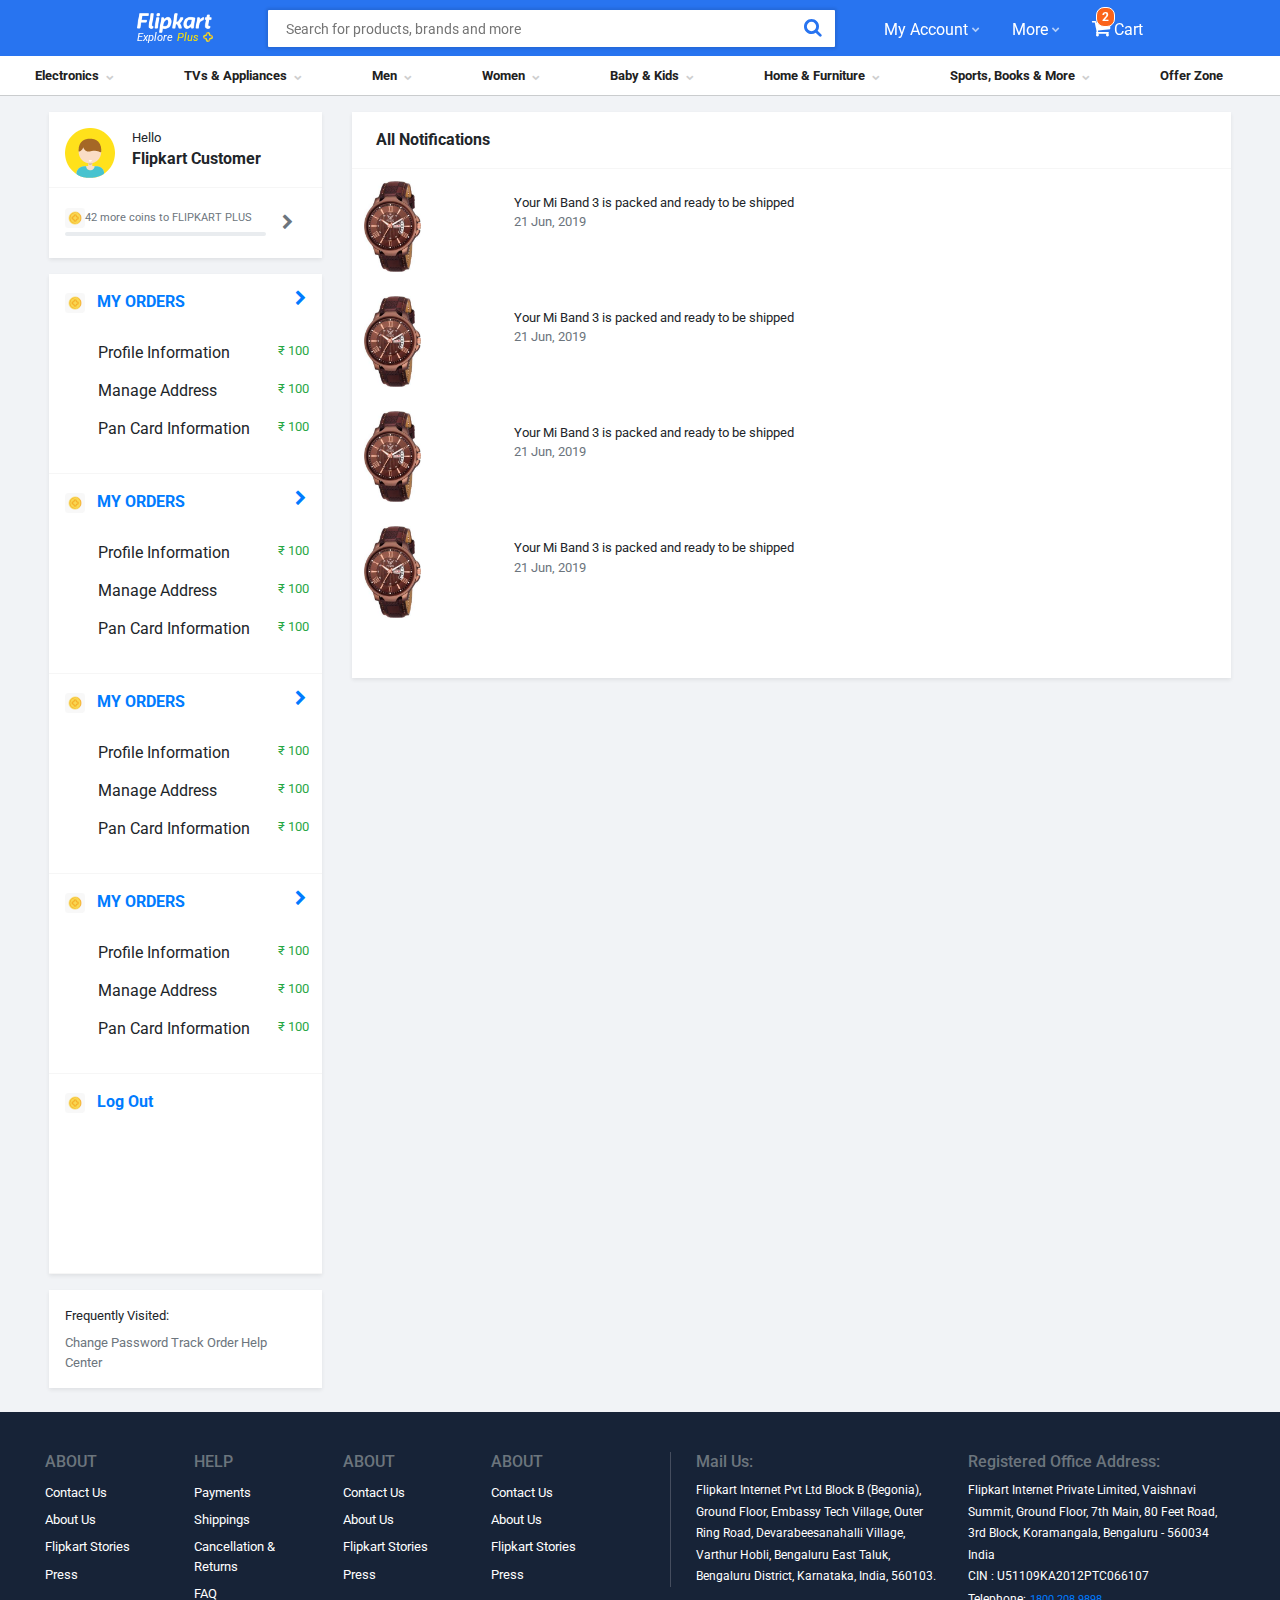
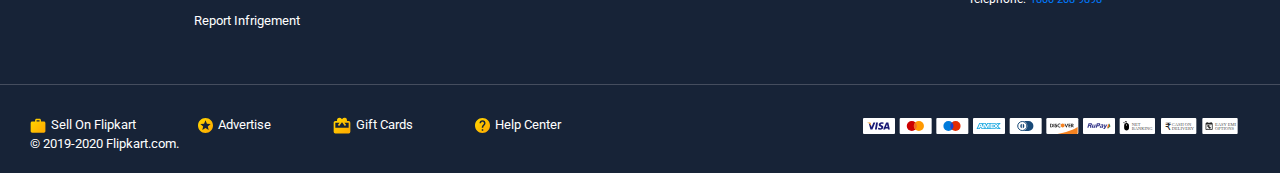
<file: notifications.html>
<!doctype html>
<html lang="en">
	<head>
		<!-- Required meta tags -->
		<meta charset="utf-8">
		<meta name="viewport" content="width=device-width, initial-scale=1, shrink-to-fit=no">

		<!-- Bootstrap CSS -->
		<link rel="stylesheet" href="css/bootstrap.min.css">
		<link rel="stylesheet" href="css/bootstrap-slider.css">
		<link rel="stylesheet" href="https://cdnjs.cloudflare.com/ajax/libs/font-awesome/4.7.0/css/font-awesome.min.css">
		<link href="https://fonts.googleapis.com/css?family=Roboto" rel="stylesheet">
		<link rel="shortcut icon" href="favicon.ico">
		<title>Online Shopping Site for Mobiles, Electronics, Furniture, Grocery, Lifestyle, Books &amp; More. Best Offers!</title>
		<link rel="stylesheet" type="text/css" href="css/jquery.simpleLens.css">
		<link rel="stylesheet" type="text/css" href="css/jquery.simpleGallery.css">
	
		<link rel="stylesheet" href="css/style.css">
	</head>
	<body>
		<!-- The Modal -->
		<div class="modal" id="myModal">
			<div class="modal-dialog modal-lg">
				<div class="modal-content">
					<button type="button" class="close" data-dismiss="modal">&times;</button>
					<!-- Modal body -->
					<div class="modal-body">
						<div class="row">
							<div class="col-md-5 bg-primary text-white modalpadding modalpadding_img">
								<h2 class="">Login</h2>
								<p>Get access to your Orders, Wishlist and Recomendations</p>
		
							</div>
							<div class="col-md-7 bg-white modalpadding modalpaddinglogin">
								<form class="loginform">
									<div class="form-group" style="margin-bottom:40px;">
										<span class="text-secondary">Enter Email/Mobile Number</span>
										<input autocomplete="off" type="text" name="email" class="form-control">
									</div>
									<div class="form-group" style="margin-bottom:20px;">
										<span class="text-secondary">Enter Password</span>
										<input autocomplete="off" type="password" name="password" class="form-control">
										<a href="btn btn-link" class="forgot">Forgot?</a>
									</div>
									<div class="form-group">										
										<input type="submit" name="submit" class="btn btn-lg text-white btn-warning btn-block" value="Login">
									</div>
								</form>
								<a href="#" class="btn btn-lg text-primary btn-white btn-block newtofk">New to Flipkart? Sign up</a>
							</div>
						</div>
					</div>
				</div>
			</div>
		</div>
		<header>
			<div class="header_top">
				<div class="row">
					<div class="col-md-1">
					</div>
					<div class="col-md-7">
						<div class="row">
							<div class="col-md-2">
								<a href="#" class="a_logo">
									<img width="75" src="img/flipkart.png">
									<div class="a_ep">
										<span class="ep explore">Explore</span> <span class="ep plus">Plus</span>
										<img width="10" src="img/plus.png">
									</div>					
								</a>
							</div>
							<div class="col-md-10">
								<form class="search_form">
									<input class="search_box" autocomplete="off" type="text" name="search" placeholder="Search for products, brands and more">
									<button type="submit" class="btn search_btn">
										<i class="fa fa-search"></i>
									</button>
									<div class="a_search_list">
										<ul class="nav flex-column recentul">
											<li class="nav-item">
												<a class="nav-link" href="#"><i class="fa fa-refresh text-secondary"></i> Core i9</a>
											</li>
											<li class="nav-item">
												<a class="nav-link" href="#"><i class="fa fa-refresh text-secondary"></i> pendrive</a>
											</li>
											<li class="nav-item">
												<a class="nav-link" href="#"><i class="fa fa-refresh text-secondary"></i> laptop</a>
											</li>
											<li class="nav-item">
												<a class="nav-link" href="#"><i class="fa fa-refresh text-secondary"></i> laptop</a>
											</li>
										</ul>
										<h6 class="text-secondary">Trending</h6>
										<ul class="nav flex-column">
											<li class="nav-item">
												<a class="nav-link" href="#"><i class="fa fa-search"></i> mobiles</a>
											</li>
											<li class="nav-item">
												<a class="nav-link" href="#"><i class="fa fa-search"></i> mobiles</a>
											</li>
											<li class="nav-item">
												<a class="nav-link" href="#"><i class="fa fa-search"></i> laptops</a>
											</li>
											<li class="nav-item">
												<a class="nav-link" href="#"><i class="fa fa-search"></i> television</a>
											</li>
											<li class="nav-item">
												<a class="nav-link" href="#"><i class="fa fa-search"></i> washing machines</a>
											</li>
											<li class="nav-item">
												<a class="nav-link" href="#"><i class="fa fa-search"></i> refigerators</a>
											</li>
											<li class="nav-item">
												<a class="nav-link" href="#"><i class="fa fa-search"></i> shoes</a>
											</li>
											<li class="nav-item">
												<a class="nav-link" href="#"><i class="fa fa-search"></i> sarees</a>
											</li>
										</ul>
									</div>
								</form>
							</div>
						</div>
						
						
					</div>
					<div class="col-md-4">
						<ul class="nav nav-pills a_top_nav">
							<li class="nav-item">
								<a class="nav-link have_chevron_mouseover" href="#">My Account <i class="fa fa-chevron-down"></i></a>
								<ul class="nav flex-column submenu">
									<li class="nav-item">
										<span class="triangleup"></span>
										<a class="nav-link" href="#"><i class="fa fa-bell"></i> My Profile</a>
									</li>
									<li class="nav-item">
										<a class="nav-link" href="#"><i class="fa fa-briefcase"></i> Flipkart Plus Zone</a>
									</li>
									<li class="nav-item">
										<a class="nav-link" href="#"><i class="fa fa-question-circle"></i> Game Zone</a>
									</li>
									<li class="nav-item">
										<a class="nav-link" href="#"><i class="fa fa-line-chart "></i> Orders</a>
									</li>
									<li class="nav-item">
										<a class="nav-link" href="#"><i class="fa fa-download"></i> Wishlist</a>
									</li>
									<li class="nav-item">
										<a class="nav-link" href="#"><i class="fa fa-download"></i> My Chat</a>
									</li>
									<li class="nav-item">
										<a class="nav-link" href="#"><i class="fa fa-download"></i> Gift Cards</a>
									</li>
									<li class="nav-item">
										<a class="nav-link" href="#"><i class="fa fa-download"></i> Notitfications</a>
									</li>
									<li class="nav-item">
										<a class="nav-link" href="#"><i class="fa fa-download"></i> Logout</a>
									</li>
								</ul>
							</li>
							<!--
							<li class="nav-item">
								<a class="nav-link" href="#" data-toggle="modal" data-target="#myModal">Login &amp; Signup</a>
							</li>
							-->
							<li class="nav-item">
								<a class="nav-link have_chevron_mouseover" href="#">More <i class="fa fa-chevron-down"></i></a>
								<ul class="nav flex-column submenu">
									<li class="nav-item">
										<span class="triangleup"></span>
										<a class="nav-link" href="#"><i class="fa fa-bell"></i> Notification Preferences</a>
									</li>
									<li class="nav-item">
										<a class="nav-link" href="#"><i class="fa fa-briefcase"></i> Sell on Flipkart</a>
									</li>
									<li class="nav-item">
										<a class="nav-link" href="#"><i class="fa fa-question-circle"></i> 24x7 Customer Support</a>
									</li>
									<li class="nav-item">
										<a class="nav-link" href="#"><i class="fa fa-line-chart "></i> Advertise</a>
									</li>
									<li class="nav-item">
										<a class="nav-link" href="#"><i class="fa fa-download"></i> Download App</a>
									</li>
								</ul>
							</li>
							<li class="nav-item">
								<a style="position:relative;" class="nav-link" href="#"><span class="badge badge-light a_bg_orange a_cart_count text-white">2</span> <i class="fa fa-shopping-cart"></i> Cart</a>
							</li>
						</ul>
					</div>
				</div>							
			</div>
			<div class="header_bottom header_bottom_nav">
				<ul class="nav header_bottom_nav_ul">
					<li class="nav-item have_chevron_mouseover">
						<a class="nav-link" href="#">Electronics <i class="fa fa-chevron-down"></i></a>
						<div class="category_submenu position-absolute shadow-sm mt-0 ml-5 mr-5">
							<div class="row">
								<div class="col a_wht">
									<h6> Electronics <i class="fa fa-caret-right"></i></h6>
									<ul>
										<li>
											<a href="#">MI</a>
										</li>
										<li>
											<a href="#">RealMe</a>
										</li>
										<li>
											<a href="#">Samsung</a>
										</li>
										<li>
											<a href="#">Infinix</a>
										</li>
										<li>
											<a href="#">Oppo </a>
										</li>
										<li>
											<a href="#">Apple</a>
										</li>
										<li>
											<a href="#">Vivo</a>
										</li>
										<li>
											<a href="#">Honor</a>
										</li>
										<li>
											<a href="#">Asus</a>
										</li>
										<li>
											<a href="#">Samsung S10 Series</a>
										</li>
										<li>
											<a href="#">Redme Note 7 Pro</a>
										</li>
										<li>
											<a href="#">Redmi Go</a>
										</li>
										<li>
											<a href="#">RealMe C2</a>
										</li>
										<li>
											<a href="#">Infinix Smart 3 Plus</a>
										</li>
										<li>
											<a href="#">Vivo V15</a>
										</li>
										<li>
											<a href="#">Vivo V15</a>
										</li>
										<li>
											<a href="#">Vivo V15</a>
										</li>
										<li>
											<a href="#">Vivo V15</a>
										</li>
									</ul>
								</div>
								<div class="col a_gry">
									<h6> Mobiles <i class="fa fa-caret-right"></i></h6>
									<ul>
										<li>
											<a href="#">MI</a>
										</li>
										<li>
											<a href="#">RealMe</a>
										</li>
										<li>
											<a href="#">Samsung</a>
										</li>
										<li>
											<a href="#">Infinix</a>
										</li>
										<li>
											<a href="#">Oppo </a>
										</li>
										<li>
											<a href="#">Apple</a>
										</li>
										<li>
											<a href="#">Vivo</a>
										</li>
										<li>
											<a href="#">Honor</a>
										</li>
										<li>
											<a href="#">Asus</a>
										</li>
										<li>
											<a href="#">Samsung S10 Series</a>
										</li>
										<li>
											<a href="#">Redme Note 7 Pro</a>
										</li>
										<li>
											<a href="#">Redmi Go</a>
										</li>
										<li>
											<a href="#">RealMe C2</a>
										</li>
										<li>
											<a href="#">Infinix Smart 3 Plus</a>
										</li>
										<li>
											<a href="#">Vivo V15</a>
										</li>
										<li>
											<a href="#">Vivo V15</a>
										</li>
										<li>
											<a href="#">Vivo V15</a>
										</li>
										<li>
											<a href="#">Vivo V15</a>
										</li>
									</ul>
								</div>
								<div class="col a_wht">
									<h6> Mobiles <i class="fa fa-caret-right"></i></h6>
									<ul>
										<li>
											<a href="#">MI</a>
										</li>
										<li>
											<a href="#">RealMe</a>
										</li>
										<li>
											<a href="#">Samsung</a>
										</li>
										<li>
											<a href="#">Infinix</a>
										</li>
										<li>
											<a href="#">Oppo </a>
										</li>
										<li>
											<a href="#">Apple</a>
										</li>
										<li>
											<a href="#">Vivo</a>
										</li>
										<li>
											<a href="#">Honor</a>
										</li>
										<li>
											<a href="#">Asus</a>
										</li>
										<li>
											<a href="#">Samsung S10 Series</a>
										</li>
										<li>
											<a href="#">Redme Note 7 Pro</a>
										</li>
										<li>
											<a href="#">Redmi Go</a>
										</li>
										<li>
											<a href="#">RealMe C2</a>
										</li>
										<li>
											<a href="#">Infinix Smart 3 Plus</a>
										</li>
										<li>
											<a href="#">Vivo V15</a>
										</li>
										<li>
											<a href="#">Vivo V15</a>
										</li>
										<li>
											<a href="#">Vivo V15</a>
										</li>
										<li>
											<a href="#">Vivo V15</a>
										</li>
									</ul>
								</div>
								<div class="col a_gry">
									<h6> Mobiles <i class="fa fa-caret-right"></i></h6>
									<ul>
										<li>
											<a href="#">MI</a>
										</li>
										<li>
											<a href="#">RealMe</a>
										</li>
										<li>
											<a href="#">Samsung</a>
										</li>
										<li>
											<a href="#">Infinix</a>
										</li>
										<li>
											<a href="#">Oppo </a>
										</li>
										<li>
											<a href="#">Apple</a>
										</li>
										<li>
											<a href="#">Vivo</a>
										</li>
										<li>
											<a href="#">Honor</a>
										</li>
										<li>
											<a href="#">Asus</a>
										</li>
										<li>
											<a href="#">Samsung S10 Series</a>
										</li>
										<li>
											<a href="#">Redme Note 7 Pro</a>
										</li>
										<li>
											<a href="#">Redmi Go</a>
										</li>
										<li>
											<a href="#">RealMe C2</a>
										</li>
										<li>
											<a href="#">Infinix Smart 3 Plus</a>
										</li>
										<li>
											<a href="#">Vivo V15</a>
										</li>
										<li>
											<a href="#">Vivo V15</a>
										</li>
										<li>
											<a href="#">Vivo V15</a>
										</li>
										<li>
											<a href="#">Vivo V15</a>
										</li>
									</ul>
								</div>
								<div class="col a_wht">
									<h6> Mobiles <i class="fa fa-caret-right"></i></h6>
									<ul>
										<li>
											<a href="#">MI</a>
										</li>
										<li>
											<a href="#">RealMe</a>
										</li>
										<li>
											<a href="#">Samsung</a>
										</li>
										<li>
											<a href="#">Infinix</a>
										</li>
										<li>
											<a href="#">Oppo </a>
										</li>
										<li>
											<a href="#">Apple</a>
										</li>
										<li>
											<a href="#">Vivo</a>
										</li>
										<li>
											<a href="#">Honor</a>
										</li>
										<li>
											<a href="#">Asus</a>
										</li>
										<li>
											<a href="#">Samsung S10 Series</a>
										</li>
										<li>
											<a href="#">Redme Note 7 Pro</a>
										</li>
										<li>
											<a href="#">Redmi Go</a>
										</li>
										<li>
											<a href="#">RealMe C2</a>
										</li>
										<li>
											<a href="#">Infinix Smart 3 Plus</a>
										</li>
										<li>
											<a href="#">Vivo V15</a>
										</li>
										<li>
											<a href="#">Vivo V15</a>
										</li>
										<li>
											<a href="#">Vivo V15</a>
										</li>
										<li>
											<a href="#">Vivo V15</a>
										</li>
									</ul>
								</div>
							</div>
						</div>
					</li>
			
					<li class="nav-item have_chevron_mouseover">
						<a class="nav-link" href="#">TVs &amp; Appliances <i class="fa fa-chevron-down"></i></a>
						<div class="category_submenu position-absolute shadow-sm mt-0 ml-5 mr-5 a_tvnappliaces">
							<div class="row">
								<div class="col a_wht">
									<h6> Tv &amp; Appliances <i class="fa fa-caret-right"></i></h6>
									<ul>
										<li>
											<a href="#">MI</a>
										</li>
										<li>
											<a href="#">RealMe</a>
										</li>
										<li>
											<a href="#">Samsung</a>
										</li>
										<li>
											<a href="#">Infinix</a>
										</li>
										<li>
											<a href="#">Oppo </a>
										</li>
										<li>
											<a href="#">Apple</a>
										</li>
										<li>
											<a href="#">Vivo</a>
										</li>
										<li>
											<a href="#">Honor</a>
										</li>
										<li>
											<a href="#">Asus</a>
										</li>
										<li>
											<a href="#">Samsung S10 Series</a>
										</li>
										<li>
											<a href="#">Redme Note 7 Pro</a>
										</li>
										<li>
											<a href="#">Redmi Go</a>
										</li>
										<li>
											<a href="#">RealMe C2</a>
										</li>
										<li>
											<a href="#">Infinix Smart 3 Plus</a>
										</li>
										<li>
											<a href="#">Vivo V15</a>
										</li>
										<li>
											<a href="#">Vivo V15</a>
										</li>
										<li>
											<a href="#">Vivo V15</a>
										</li>
										<li>
											<a href="#">Vivo V15</a>
										</li>
									</ul>
								</div>
								<div class="col a_gry">
									<h6> Mobiles <i class="fa fa-caret-right"></i></h6>
									<ul>
										<li>
											<a href="#">MI</a>
										</li>
										<li>
											<a href="#">RealMe</a>
										</li>
										<li>
											<a href="#">Samsung</a>
										</li>
										<li>
											<a href="#">Infinix</a>
										</li>
										<li>
											<a href="#">Oppo </a>
										</li>
										<li>
											<a href="#">Apple</a>
										</li>
										<li>
											<a href="#">Vivo</a>
										</li>
										<li>
											<a href="#">Honor</a>
										</li>
										<li>
											<a href="#">Asus</a>
										</li>
										<li>
											<a href="#">Samsung S10 Series</a>
										</li>
										<li>
											<a href="#">Redme Note 7 Pro</a>
										</li>
										<li>
											<a href="#">Redmi Go</a>
										</li>
										<li>
											<a href="#">RealMe C2</a>
										</li>
										<li>
											<a href="#">Infinix Smart 3 Plus</a>
										</li>
										<li>
											<a href="#">Vivo V15</a>
										</li>
										<li>
											<a href="#">Vivo V15</a>
										</li>
										<li>
											<a href="#">Vivo V15</a>
										</li>
										<li>
											<a href="#">Vivo V15</a>
										</li>
									</ul>
								</div>
								<div class="col a_wht">
									<h6> Mobiles <i class="fa fa-caret-right"></i></h6>
									<ul>
										<li>
											<a href="#">MI</a>
										</li>
										<li>
											<a href="#">RealMe</a>
										</li>
										<li>
											<a href="#">Samsung</a>
										</li>
										<li>
											<a href="#">Infinix</a>
										</li>
										<li>
											<a href="#">Oppo </a>
										</li>
										<li>
											<a href="#">Apple</a>
										</li>
										<li>
											<a href="#">Vivo</a>
										</li>
										<li>
											<a href="#">Honor</a>
										</li>
										<li>
											<a href="#">Asus</a>
										</li>
										<li>
											<a href="#">Samsung S10 Series</a>
										</li>
										<li>
											<a href="#">Redme Note 7 Pro</a>
										</li>
										<li>
											<a href="#">Redmi Go</a>
										</li>
										<li>
											<a href="#">RealMe C2</a>
										</li>
										<li>
											<a href="#">Infinix Smart 3 Plus</a>
										</li>
										<li>
											<a href="#">Vivo V15</a>
										</li>
										<li>
											<a href="#">Vivo V15</a>
										</li>
										<li>
											<a href="#">Vivo V15</a>
										</li>
										<li>
											<a href="#">Vivo V15</a>
										</li>
									</ul>
								</div>
								<div class="col a_gry">
									<h6> Mobiles <i class="fa fa-caret-right"></i></h6>
									<ul>
										<li>
											<a href="#">MI</a>
										</li>
										<li>
											<a href="#">RealMe</a>
										</li>
										<li>
											<a href="#">Samsung</a>
										</li>
										<li>
											<a href="#">Infinix</a>
										</li>
										<li>
											<a href="#">Oppo </a>
										</li>
										<li>
											<a href="#">Apple</a>
										</li>
										<li>
											<a href="#">Vivo</a>
										</li>
										<li>
											<a href="#">Honor</a>
										</li>
										<li>
											<a href="#">Asus</a>
										</li>
										<li>
											<a href="#">Samsung S10 Series</a>
										</li>
										<li>
											<a href="#">Redme Note 7 Pro</a>
										</li>
										<li>
											<a href="#">Redmi Go</a>
										</li>
										<li>
											<a href="#">RealMe C2</a>
										</li>
										<li>
											<a href="#">Infinix Smart 3 Plus</a>
										</li>
										<li>
											<a href="#">Vivo V15</a>
										</li>
										<li>
											<a href="#">Vivo V15</a>
										</li>
										<li>
											<a href="#">Vivo V15</a>
										</li>
										<li>
											<a href="#">Vivo V15</a>
										</li>
									</ul>
								</div>
								<div class="col a_wht">
									<h6> Appliances <i class="fa fa-caret-right"></i></h6>
									<ul>
										<li>
											<a href="#">MI</a>
										</li>
										<li>
											<a href="#">RealMe</a>
										</li>
										<li>
											<a href="#">Samsung</a>
										</li>
										<li>
											<a href="#">Infinix</a>
										</li>
										<li>
											<a href="#">Oppo </a>
										</li>
										<li>
											<a href="#">Apple</a>
										</li>
										<li>
											<a href="#">Vivo</a>
										</li>
										<li>
											<a href="#">Honor</a>
										</li>
										<li>
											<a href="#">Asus</a>
										</li>
										<li>
											<a href="#">Samsung S10 Series</a>
										</li>
										<li>
											<a href="#">Redme Note 7 Pro</a>
										</li>
										<li>
											<a href="#">Redmi Go</a>
										</li>
										<li>
											<a href="#">RealMe C2</a>
										</li>
										<li>
											<a href="#">Infinix Smart 3 Plus</a>
										</li>
										<li>
											<a href="#">Vivo V15</a>
										</li>
										<li>
											<a href="#">Vivo V15</a>
										</li>
										<li>
											<a href="#">Vivo V15</a>
										</li>
										<li>
											<a href="#">Vivo V15</a>
										</li>
									</ul>
								</div>
							</div>
						</div>
					</li>
					<li class="nav-item have_chevron_mouseover">
						<a class="nav-link" href="#">Men <i class="fa fa-chevron-down"></i></a>
						<div class="category_submenu position-absolute shadow-sm mt-0 ml-5 mr-5 a_men">
							<div class="row">
								<div class="col a_wht">
									<h6> Mens <i class="fa fa-caret-right"></i></h6>
									<ul>
										<li>
											<a href="#">MI</a>
										</li>
										<li>
											<a href="#">RealMe</a>
										</li>
										<li>
											<a href="#">Samsung</a>
										</li>
										<li>
											<a href="#">Infinix</a>
										</li>
										<li>
											<a href="#">Oppo </a>
										</li>
										<li>
											<a href="#">Apple</a>
										</li>
										<li>
											<a href="#">Vivo</a>
										</li>
										<li>
											<a href="#">Honor</a>
										</li>
										<li>
											<a href="#">Asus</a>
										</li>
										<li>
											<a href="#">Samsung S10 Series</a>
										</li>
										<li>
											<a href="#">Redme Note 7 Pro</a>
										</li>
										<li>
											<a href="#">Redmi Go</a>
										</li>
										<li>
											<a href="#">RealMe C2</a>
										</li>
										<li>
											<a href="#">Infinix Smart 3 Plus</a>
										</li>
										<li>
											<a href="#">Vivo V15</a>
										</li>
										<li>
											<a href="#">Vivo V15</a>
										</li>
										<li>
											<a href="#">Vivo V15</a>
										</li>
										<li>
											<a href="#">Vivo V15</a>
										</li>
									</ul>
								</div>
								<div class="col a_gry">
									<h6> Mobiles <i class="fa fa-caret-right"></i></h6>
									<ul>
										<li>
											<a href="#">MI</a>
										</li>
										<li>
											<a href="#">RealMe</a>
										</li>
										<li>
											<a href="#">Samsung</a>
										</li>
										<li>
											<a href="#">Infinix</a>
										</li>
										<li>
											<a href="#">Oppo </a>
										</li>
										<li>
											<a href="#">Apple</a>
										</li>
										<li>
											<a href="#">Vivo</a>
										</li>
										<li>
											<a href="#">Honor</a>
										</li>
										<li>
											<a href="#">Asus</a>
										</li>
										<li>
											<a href="#">Samsung S10 Series</a>
										</li>
										<li>
											<a href="#">Redme Note 7 Pro</a>
										</li>
										<li>
											<a href="#">Redmi Go</a>
										</li>
										<li>
											<a href="#">RealMe C2</a>
										</li>
										<li>
											<a href="#">Infinix Smart 3 Plus</a>
										</li>
										<li>
											<a href="#">Vivo V15</a>
										</li>
										<li>
											<a href="#">Vivo V15</a>
										</li>
										<li>
											<a href="#">Vivo V15</a>
										</li>
										<li>
											<a href="#">Vivo V15</a>
										</li>
									</ul>
								</div>
								<div class="col a_wht">
									<h6> Mobiles <i class="fa fa-caret-right"></i></h6>
									<ul>
										<li>
											<a href="#">MI</a>
										</li>
										<li>
											<a href="#">RealMe</a>
										</li>
										<li>
											<a href="#">Samsung</a>
										</li>
										<li>
											<a href="#">Infinix</a>
										</li>
										<li>
											<a href="#">Oppo </a>
										</li>
										<li>
											<a href="#">Apple</a>
										</li>
										<li>
											<a href="#">Vivo</a>
										</li>
										<li>
											<a href="#">Honor</a>
										</li>
										<li>
											<a href="#">Asus</a>
										</li>
										<li>
											<a href="#">Samsung S10 Series</a>
										</li>
										<li>
											<a href="#">Redme Note 7 Pro</a>
										</li>
										<li>
											<a href="#">Redmi Go</a>
										</li>
										<li>
											<a href="#">RealMe C2</a>
										</li>
										<li>
											<a href="#">Infinix Smart 3 Plus</a>
										</li>
										<li>
											<a href="#">Vivo V15</a>
										</li>
										<li>
											<a href="#">Vivo V15</a>
										</li>
										<li>
											<a href="#">Vivo V15</a>
										</li>
										<li>
											<a href="#">Vivo V15</a>
										</li>
									</ul>
								</div>
								<div class="col a_gry">
									<h6> Mobiles <i class="fa fa-caret-right"></i></h6>
									<ul>
										<li>
											<a href="#">MI</a>
										</li>
										<li>
											<a href="#">RealMe</a>
										</li>
										<li>
											<a href="#">Samsung</a>
										</li>
										<li>
											<a href="#">Infinix</a>
										</li>
										<li>
											<a href="#">Oppo </a>
										</li>
										<li>
											<a href="#">Apple</a>
										</li>
										<li>
											<a href="#">Vivo</a>
										</li>
										<li>
											<a href="#">Honor</a>
										</li>
										<li>
											<a href="#">Asus</a>
										</li>
										<li>
											<a href="#">Samsung S10 Series</a>
										</li>
										<li>
											<a href="#">Redme Note 7 Pro</a>
										</li>
										<li>
											<a href="#">Redmi Go</a>
										</li>
										<li>
											<a href="#">RealMe C2</a>
										</li>
										<li>
											<a href="#">Infinix Smart 3 Plus</a>
										</li>
										<li>
											<a href="#">Vivo V15</a>
										</li>
										<li>
											<a href="#">Vivo V15</a>
										</li>
										<li>
											<a href="#">Vivo V15</a>
										</li>
										<li>
											<a href="#">Vivo V15</a>
										</li>
									</ul>
								</div>
								<div class="col a_wht">
									<h6> Mobiles <i class="fa fa-caret-right"></i></h6>
									<ul>
										<li>
											<a href="#">MI</a>
										</li>
										<li>
											<a href="#">RealMe</a>
										</li>
										<li>
											<a href="#">Samsung</a>
										</li>
										<li>
											<a href="#">Infinix</a>
										</li>
										<li>
											<a href="#">Oppo </a>
										</li>
										<li>
											<a href="#">Apple</a>
										</li>
										<li>
											<a href="#">Vivo</a>
										</li>
										<li>
											<a href="#">Honor</a>
										</li>
										<li>
											<a href="#">Asus</a>
										</li>
										<li>
											<a href="#">Samsung S10 Series</a>
										</li>
										<li>
											<a href="#">Redme Note 7 Pro</a>
										</li>
										<li>
											<a href="#">Redmi Go</a>
										</li>
										<li>
											<a href="#">RealMe C2</a>
										</li>
										<li>
											<a href="#">Infinix Smart 3 Plus</a>
										</li>
										<li>
											<a href="#">Vivo V15</a>
										</li>
										<li>
											<a href="#">Vivo V15</a>
										</li>
										<li>
											<a href="#">Vivo V15</a>
										</li>
										<li>
											<a href="#">Vivo V15</a>
										</li>
									</ul>
								</div>
							</div>
						</div>
					</li>
					<li class="nav-item have_chevron_mouseover">
						<a class="nav-link" href="#">Women <i class="fa fa-chevron-down"></i></a>
						<div class="category_submenu position-absolute shadow-sm mt-0 ml-5 mr-5">
							<div class="row">
								<div class="col a_wht">
									<h6> Women <i class="fa fa-caret-right"></i></h6>
									<ul>
										<li>
											<a href="#">MI</a>
										</li>
										<li>
											<a href="#">RealMe</a>
										</li>
										<li>
											<a href="#">Samsung</a>
										</li>
										<li>
											<a href="#">Infinix</a>
										</li>
										<li>
											<a href="#">Oppo </a>
										</li>
										<li>
											<a href="#">Apple</a>
										</li>
										<li>
											<a href="#">Vivo</a>
										</li>
										<li>
											<a href="#">Honor</a>
										</li>
										<li>
											<a href="#">Asus</a>
										</li>
										<li>
											<a href="#">Samsung S10 Series</a>
										</li>
										<li>
											<a href="#">Redme Note 7 Pro</a>
										</li>
										<li>
											<a href="#">Redmi Go</a>
										</li>
										<li>
											<a href="#">RealMe C2</a>
										</li>
										<li>
											<a href="#">Infinix Smart 3 Plus</a>
										</li>
										<li>
											<a href="#">Vivo V15</a>
										</li>
										<li>
											<a href="#">Vivo V15</a>
										</li>
										<li>
											<a href="#">Vivo V15</a>
										</li>
										<li>
											<a href="#">Vivo V15</a>
										</li>
									</ul>
								</div>
								<div class="col a_gry">
									<h6> Mobiles <i class="fa fa-caret-right"></i></h6>
									<ul>
										<li>
											<a href="#">MI</a>
										</li>
										<li>
											<a href="#">RealMe</a>
										</li>
										<li>
											<a href="#">Samsung</a>
										</li>
										<li>
											<a href="#">Infinix</a>
										</li>
										<li>
											<a href="#">Oppo </a>
										</li>
										<li>
											<a href="#">Apple</a>
										</li>
										<li>
											<a href="#">Vivo</a>
										</li>
										<li>
											<a href="#">Honor</a>
										</li>
										<li>
											<a href="#">Asus</a>
										</li>
										<li>
											<a href="#">Samsung S10 Series</a>
										</li>
										<li>
											<a href="#">Redme Note 7 Pro</a>
										</li>
										<li>
											<a href="#">Redmi Go</a>
										</li>
										<li>
											<a href="#">RealMe C2</a>
										</li>
										<li>
											<a href="#">Infinix Smart 3 Plus</a>
										</li>
										<li>
											<a href="#">Vivo V15</a>
										</li>
										<li>
											<a href="#">Vivo V15</a>
										</li>
										<li>
											<a href="#">Vivo V15</a>
										</li>
										<li>
											<a href="#">Vivo V15</a>
										</li>
									</ul>
								</div>
								<div class="col a_wht">
									<h6> Mobiles <i class="fa fa-caret-right"></i></h6>
									<ul>
										<li>
											<a href="#">MI</a>
										</li>
										<li>
											<a href="#">RealMe</a>
										</li>
										<li>
											<a href="#">Samsung</a>
										</li>
										<li>
											<a href="#">Infinix</a>
										</li>
										<li>
											<a href="#">Oppo </a>
										</li>
										<li>
											<a href="#">Apple</a>
										</li>
										<li>
											<a href="#">Vivo</a>
										</li>
										<li>
											<a href="#">Honor</a>
										</li>
										<li>
											<a href="#">Asus</a>
										</li>
										<li>
											<a href="#">Samsung S10 Series</a>
										</li>
										<li>
											<a href="#">Redme Note 7 Pro</a>
										</li>
										<li>
											<a href="#">Redmi Go</a>
										</li>
										<li>
											<a href="#">RealMe C2</a>
										</li>
										<li>
											<a href="#">Infinix Smart 3 Plus</a>
										</li>
										<li>
											<a href="#">Vivo V15</a>
										</li>
										<li>
											<a href="#">Vivo V15</a>
										</li>
										<li>
											<a href="#">Vivo V15</a>
										</li>
										<li>
											<a href="#">Vivo V15</a>
										</li>
									</ul>
								</div>
								<div class="col a_gry">
									<h6> Mobiles <i class="fa fa-caret-right"></i></h6>
									<ul>
										<li>
											<a href="#">MI</a>
										</li>
										<li>
											<a href="#">RealMe</a>
										</li>
										<li>
											<a href="#">Samsung</a>
										</li>
										<li>
											<a href="#">Infinix</a>
										</li>
										<li>
											<a href="#">Oppo </a>
										</li>
										<li>
											<a href="#">Apple</a>
										</li>
										<li>
											<a href="#">Vivo</a>
										</li>
										<li>
											<a href="#">Honor</a>
										</li>
										<li>
											<a href="#">Asus</a>
										</li>
										<li>
											<a href="#">Samsung S10 Series</a>
										</li>
										<li>
											<a href="#">Redme Note 7 Pro</a>
										</li>
										<li>
											<a href="#">Redmi Go</a>
										</li>
										<li>
											<a href="#">RealMe C2</a>
										</li>
										<li>
											<a href="#">Infinix Smart 3 Plus</a>
										</li>
										<li>
											<a href="#">Vivo V15</a>
										</li>
										<li>
											<a href="#">Vivo V15</a>
										</li>
										<li>
											<a href="#">Vivo V15</a>
										</li>
										<li>
											<a href="#">Vivo V15</a>
										</li>
									</ul>
								</div>
								<div class="col a_wht">
									<h6> Mobiles <i class="fa fa-caret-right"></i></h6>
									<ul>
										<li>
											<a href="#">MI</a>
										</li>
										<li>
											<a href="#">RealMe</a>
										</li>
										<li>
											<a href="#">Samsung</a>
										</li>
										<li>
											<a href="#">Infinix</a>
										</li>
										<li>
											<a href="#">Oppo </a>
										</li>
										<li>
											<a href="#">Apple</a>
										</li>
										<li>
											<a href="#">Vivo</a>
										</li>
										<li>
											<a href="#">Honor</a>
										</li>
										<li>
											<a href="#">Asus</a>
										</li>
										<li>
											<a href="#">Samsung S10 Series</a>
										</li>
										<li>
											<a href="#">Redme Note 7 Pro</a>
										</li>
										<li>
											<a href="#">Redmi Go</a>
										</li>
										<li>
											<a href="#">RealMe C2</a>
										</li>
										<li>
											<a href="#">Infinix Smart 3 Plus</a>
										</li>
										<li>
											<a href="#">Vivo V15</a>
										</li>
										<li>
											<a href="#">Vivo V15</a>
										</li>
										<li>
											<a href="#">Vivo V15</a>
										</li>
										<li>
											<a href="#">Vivo V15</a>
										</li>
									</ul>
								</div>
							</div>
						</div>
					</li>
					<li class="nav-item have_chevron_mouseover">
						<a class="nav-link" href="#">Baby &amp; Kids <i class="fa fa-chevron-down"></i></a>
						<div class="category_submenu position-absolute shadow-sm mt-0 ml-5 mr-5">
							<div class="row">
								<div class="col a_wht">
									<h6> Baby &amp; Kids <i class="fa fa-caret-right"></i></h6>
									<ul>
										<li>
											<a href="#">MI</a>
										</li>
										<li>
											<a href="#">RealMe</a>
										</li>
										<li>
											<a href="#">Samsung</a>
										</li>
										<li>
											<a href="#">Infinix</a>
										</li>
										<li>
											<a href="#">Oppo </a>
										</li>
										<li>
											<a href="#">Apple</a>
										</li>
										<li>
											<a href="#">Vivo</a>
										</li>
										<li>
											<a href="#">Honor</a>
										</li>
										<li>
											<a href="#">Asus</a>
										</li>
										<li>
											<a href="#">Samsung S10 Series</a>
										</li>
										<li>
											<a href="#">Redme Note 7 Pro</a>
										</li>
										<li>
											<a href="#">Redmi Go</a>
										</li>
										<li>
											<a href="#">RealMe C2</a>
										</li>
										<li>
											<a href="#">Infinix Smart 3 Plus</a>
										</li>
										<li>
											<a href="#">Vivo V15</a>
										</li>
										<li>
											<a href="#">Vivo V15</a>
										</li>
										<li>
											<a href="#">Vivo V15</a>
										</li>
										<li>
											<a href="#">Vivo V15</a>
										</li>
									</ul>
								</div>
								<div class="col a_gry">
									<h6> Mobiles <i class="fa fa-caret-right"></i></h6>
									<ul>
										<li>
											<a href="#">MI</a>
										</li>
										<li>
											<a href="#">RealMe</a>
										</li>
										<li>
											<a href="#">Samsung</a>
										</li>
										<li>
											<a href="#">Infinix</a>
										</li>
										<li>
											<a href="#">Oppo </a>
										</li>
										<li>
											<a href="#">Apple</a>
										</li>
										<li>
											<a href="#">Vivo</a>
										</li>
										<li>
											<a href="#">Honor</a>
										</li>
										<li>
											<a href="#">Asus</a>
										</li>
										<li>
											<a href="#">Samsung S10 Series</a>
										</li>
										<li>
											<a href="#">Redme Note 7 Pro</a>
										</li>
										<li>
											<a href="#">Redmi Go</a>
										</li>
										<li>
											<a href="#">RealMe C2</a>
										</li>
										<li>
											<a href="#">Infinix Smart 3 Plus</a>
										</li>
										<li>
											<a href="#">Vivo V15</a>
										</li>
										<li>
											<a href="#">Vivo V15</a>
										</li>
										<li>
											<a href="#">Vivo V15</a>
										</li>
										<li>
											<a href="#">Vivo V15</a>
										</li>
									</ul>
								</div>
								<div class="col a_wht">
									<h6> Mobiles <i class="fa fa-caret-right"></i></h6>
									<ul>
										<li>
											<a href="#">MI</a>
										</li>
										<li>
											<a href="#">RealMe</a>
										</li>
										<li>
											<a href="#">Samsung</a>
										</li>
										<li>
											<a href="#">Infinix</a>
										</li>
										<li>
											<a href="#">Oppo </a>
										</li>
										<li>
											<a href="#">Apple</a>
										</li>
										<li>
											<a href="#">Vivo</a>
										</li>
										<li>
											<a href="#">Honor</a>
										</li>
										<li>
											<a href="#">Asus</a>
										</li>
										<li>
											<a href="#">Samsung S10 Series</a>
										</li>
										<li>
											<a href="#">Redme Note 7 Pro</a>
										</li>
										<li>
											<a href="#">Redmi Go</a>
										</li>
										<li>
											<a href="#">RealMe C2</a>
										</li>
										<li>
											<a href="#">Infinix Smart 3 Plus</a>
										</li>
										<li>
											<a href="#">Vivo V15</a>
										</li>
										<li>
											<a href="#">Vivo V15</a>
										</li>
										<li>
											<a href="#">Vivo V15</a>
										</li>
										<li>
											<a href="#">Vivo V15</a>
										</li>
									</ul>
								</div>
								<div class="col a_gry">
									<h6> Mobiles <i class="fa fa-caret-right"></i></h6>
									<ul>
										<li>
											<a href="#">MI</a>
										</li>
										<li>
											<a href="#">RealMe</a>
										</li>
										<li>
											<a href="#">Samsung</a>
										</li>
										<li>
											<a href="#">Infinix</a>
										</li>
										<li>
											<a href="#">Oppo </a>
										</li>
										<li>
											<a href="#">Apple</a>
										</li>
										<li>
											<a href="#">Vivo</a>
										</li>
										<li>
											<a href="#">Honor</a>
										</li>
										<li>
											<a href="#">Asus</a>
										</li>
										<li>
											<a href="#">Samsung S10 Series</a>
										</li>
										<li>
											<a href="#">Redme Note 7 Pro</a>
										</li>
										<li>
											<a href="#">Redmi Go</a>
										</li>
										<li>
											<a href="#">RealMe C2</a>
										</li>
										<li>
											<a href="#">Infinix Smart 3 Plus</a>
										</li>
										<li>
											<a href="#">Vivo V15</a>
										</li>
										<li>
											<a href="#">Vivo V15</a>
										</li>
										<li>
											<a href="#">Vivo V15</a>
										</li>
										<li>
											<a href="#">Vivo V15</a>
										</li>
									</ul>
								</div>
								<div class="col a_wht">
									<h6> Mobiles <i class="fa fa-caret-right"></i></h6>
									<ul>
										<li>
											<a href="#">MI</a>
										</li>
										<li>
											<a href="#">RealMe</a>
										</li>
										<li>
											<a href="#">Samsung</a>
										</li>
										<li>
											<a href="#">Infinix</a>
										</li>
										<li>
											<a href="#">Oppo </a>
										</li>
										<li>
											<a href="#">Apple</a>
										</li>
										<li>
											<a href="#">Vivo</a>
										</li>
										<li>
											<a href="#">Honor</a>
										</li>
										<li>
											<a href="#">Asus</a>
										</li>
										<li>
											<a href="#">Samsung S10 Series</a>
										</li>
										<li>
											<a href="#">Redme Note 7 Pro</a>
										</li>
										<li>
											<a href="#">Redmi Go</a>
										</li>
										<li>
											<a href="#">RealMe C2</a>
										</li>
										<li>
											<a href="#">Infinix Smart 3 Plus</a>
										</li>
										<li>
											<a href="#">Vivo V15</a>
										</li>
										<li>
											<a href="#">Vivo V15</a>
										</li>
										<li>
											<a href="#">Vivo V15</a>
										</li>
										<li>
											<a href="#">Vivo V15</a>
										</li>
									</ul>
								</div>
							</div>
						</div>
					</li>
					<li class="nav-item have_chevron_mouseover">
						<a class="nav-link" href="#">Home &amp; Furniture <i class="fa fa-chevron-down"></i></a>
						<div class="category_submenu position-absolute shadow-sm mt-0 ml-5 mr-5">
							<div class="row">
								<div class="col a_wht">
									<h6> Home &amp; Furniture <i class="fa fa-caret-right"></i></h6>
									<ul>
										<li>
											<a href="#">MI</a>
										</li>
										<li>
											<a href="#">RealMe</a>
										</li>
										<li>
											<a href="#">Samsung</a>
										</li>
										<li>
											<a href="#">Infinix</a>
										</li>
										<li>
											<a href="#">Oppo </a>
										</li>
										<li>
											<a href="#">Apple</a>
										</li>
										<li>
											<a href="#">Vivo</a>
										</li>
										<li>
											<a href="#">Honor</a>
										</li>
										<li>
											<a href="#">Asus</a>
										</li>
										<li>
											<a href="#">Samsung S10 Series</a>
										</li>
										<li>
											<a href="#">Redme Note 7 Pro</a>
										</li>
										<li>
											<a href="#">Redmi Go</a>
										</li>
										<li>
											<a href="#">RealMe C2</a>
										</li>
										<li>
											<a href="#">Infinix Smart 3 Plus</a>
										</li>
										<li>
											<a href="#">Vivo V15</a>
										</li>
										<li>
											<a href="#">Vivo V15</a>
										</li>
										<li>
											<a href="#">Vivo V15</a>
										</li>
										<li>
											<a href="#">Vivo V15</a>
										</li>
									</ul>
								</div>
								<div class="col a_gry">
									<h6> Mobiles <i class="fa fa-caret-right"></i></h6>
									<ul>
										<li>
											<a href="#">MI</a>
										</li>
										<li>
											<a href="#">RealMe</a>
										</li>
										<li>
											<a href="#">Samsung</a>
										</li>
										<li>
											<a href="#">Infinix</a>
										</li>
										<li>
											<a href="#">Oppo </a>
										</li>
										<li>
											<a href="#">Apple</a>
										</li>
										<li>
											<a href="#">Vivo</a>
										</li>
										<li>
											<a href="#">Honor</a>
										</li>
										<li>
											<a href="#">Asus</a>
										</li>
										<li>
											<a href="#">Samsung S10 Series</a>
										</li>
										<li>
											<a href="#">Redme Note 7 Pro</a>
										</li>
										<li>
											<a href="#">Redmi Go</a>
										</li>
										<li>
											<a href="#">RealMe C2</a>
										</li>
										<li>
											<a href="#">Infinix Smart 3 Plus</a>
										</li>
										<li>
											<a href="#">Vivo V15</a>
										</li>
										<li>
											<a href="#">Vivo V15</a>
										</li>
										<li>
											<a href="#">Vivo V15</a>
										</li>
										<li>
											<a href="#">Vivo V15</a>
										</li>
									</ul>
								</div>
								<div class="col a_wht">
									<h6> Mobiles <i class="fa fa-caret-right"></i></h6>
									<ul>
										<li>
											<a href="#">MI</a>
										</li>
										<li>
											<a href="#">RealMe</a>
										</li>
										<li>
											<a href="#">Samsung</a>
										</li>
										<li>
											<a href="#">Infinix</a>
										</li>
										<li>
											<a href="#">Oppo </a>
										</li>
										<li>
											<a href="#">Apple</a>
										</li>
										<li>
											<a href="#">Vivo</a>
										</li>
										<li>
											<a href="#">Honor</a>
										</li>
										<li>
											<a href="#">Asus</a>
										</li>
										<li>
											<a href="#">Samsung S10 Series</a>
										</li>
										<li>
											<a href="#">Redme Note 7 Pro</a>
										</li>
										<li>
											<a href="#">Redmi Go</a>
										</li>
										<li>
											<a href="#">RealMe C2</a>
										</li>
										<li>
											<a href="#">Infinix Smart 3 Plus</a>
										</li>
										<li>
											<a href="#">Vivo V15</a>
										</li>
										<li>
											<a href="#">Vivo V15</a>
										</li>
										<li>
											<a href="#">Vivo V15</a>
										</li>
										<li>
											<a href="#">Vivo V15</a>
										</li>
									</ul>
								</div>
								<div class="col a_gry">
									<h6> Mobiles <i class="fa fa-caret-right"></i></h6>
									<ul>
										<li>
											<a href="#">MI</a>
										</li>
										<li>
											<a href="#">RealMe</a>
										</li>
										<li>
											<a href="#">Samsung</a>
										</li>
										<li>
											<a href="#">Infinix</a>
										</li>
										<li>
											<a href="#">Oppo </a>
										</li>
										<li>
											<a href="#">Apple</a>
										</li>
										<li>
											<a href="#">Vivo</a>
										</li>
										<li>
											<a href="#">Honor</a>
										</li>
										<li>
											<a href="#">Asus</a>
										</li>
										<li>
											<a href="#">Samsung S10 Series</a>
										</li>
										<li>
											<a href="#">Redme Note 7 Pro</a>
										</li>
										<li>
											<a href="#">Redmi Go</a>
										</li>
										<li>
											<a href="#">RealMe C2</a>
										</li>
										<li>
											<a href="#">Infinix Smart 3 Plus</a>
										</li>
										<li>
											<a href="#">Vivo V15</a>
										</li>
										<li>
											<a href="#">Vivo V15</a>
										</li>
										<li>
											<a href="#">Vivo V15</a>
										</li>
										<li>
											<a href="#">Vivo V15</a>
										</li>
									</ul>
								</div>
								<div class="col a_wht">
									<h6> Mobiles <i class="fa fa-caret-right"></i></h6>
									<ul>
										<li>
											<a href="#">MI</a>
										</li>
										<li>
											<a href="#">RealMe</a>
										</li>
										<li>
											<a href="#">Samsung</a>
										</li>
										<li>
											<a href="#">Infinix</a>
										</li>
										<li>
											<a href="#">Oppo </a>
										</li>
										<li>
											<a href="#">Apple</a>
										</li>
										<li>
											<a href="#">Vivo</a>
										</li>
										<li>
											<a href="#">Honor</a>
										</li>
										<li>
											<a href="#">Asus</a>
										</li>
										<li>
											<a href="#">Samsung S10 Series</a>
										</li>
										<li>
											<a href="#">Redme Note 7 Pro</a>
										</li>
										<li>
											<a href="#">Redmi Go</a>
										</li>
										<li>
											<a href="#">RealMe C2</a>
										</li>
										<li>
											<a href="#">Infinix Smart 3 Plus</a>
										</li>
										<li>
											<a href="#">Vivo V15</a>
										</li>
										<li>
											<a href="#">Vivo V15</a>
										</li>
										<li>
											<a href="#">Vivo V15</a>
										</li>
										<li>
											<a href="#">Vivo V15</a>
										</li>
									</ul>
								</div>
							</div>
						</div>
					</li>
					<li class="nav-item have_chevron_mouseover">
						<a class="nav-link" href="#">Sports, Books &amp; More <i class="fa fa-chevron-down"></i></a>
						<div class="category_submenu position-absolute shadow-sm mt-0 ml-5 mr-5">
							<div class="row">
								<div class="col a_wht">
									<h6> Sports, Books &amp; More  <i class="fa fa-caret-right"></i></h6>
									<ul>
										<li>
											<a href="#">MI</a>
										</li>
										<li>
											<a href="#">RealMe</a>
										</li>
										<li>
											<a href="#">Samsung</a>
										</li>
										<li>
											<a href="#">Infinix</a>
										</li>
										<li>
											<a href="#">Oppo </a>
										</li>
										<li>
											<a href="#">Apple</a>
										</li>
										<li>
											<a href="#">Vivo</a>
										</li>
										<li>
											<a href="#">Honor</a>
										</li>
										<li>
											<a href="#">Asus</a>
										</li>
										<li>
											<a href="#">Samsung S10 Series</a>
										</li>
										<li>
											<a href="#">Redme Note 7 Pro</a>
										</li>
										<li>
											<a href="#">Redmi Go</a>
										</li>
										<li>
											<a href="#">RealMe C2</a>
										</li>
										<li>
											<a href="#">Infinix Smart 3 Plus</a>
										</li>
										<li>
											<a href="#">Vivo V15</a>
										</li>
										<li>
											<a href="#">Vivo V15</a>
										</li>
										<li>
											<a href="#">Vivo V15</a>
										</li>
										<li>
											<a href="#">Vivo V15</a>
										</li>
									</ul>
								</div>
								<div class="col a_gry">
									<h6> Mobiles <i class="fa fa-caret-right"></i></h6>
									<ul>
										<li>
											<a href="#">MI</a>
										</li>
										<li>
											<a href="#">RealMe</a>
										</li>
										<li>
											<a href="#">Samsung</a>
										</li>
										<li>
											<a href="#">Infinix</a>
										</li>
										<li>
											<a href="#">Oppo </a>
										</li>
										<li>
											<a href="#">Apple</a>
										</li>
										<li>
											<a href="#">Vivo</a>
										</li>
										<li>
											<a href="#">Honor</a>
										</li>
										<li>
											<a href="#">Asus</a>
										</li>
										<li>
											<a href="#">Samsung S10 Series</a>
										</li>
										<li>
											<a href="#">Redme Note 7 Pro</a>
										</li>
										<li>
											<a href="#">Redmi Go</a>
										</li>
										<li>
											<a href="#">RealMe C2</a>
										</li>
										<li>
											<a href="#">Infinix Smart 3 Plus</a>
										</li>
										<li>
											<a href="#">Vivo V15</a>
										</li>
										<li>
											<a href="#">Vivo V15</a>
										</li>
										<li>
											<a href="#">Vivo V15</a>
										</li>
										<li>
											<a href="#">Vivo V15</a>
										</li>
									</ul>
								</div>
								<div class="col a_wht">
									<h6> Mobiles <i class="fa fa-caret-right"></i></h6>
									<ul>
										<li>
											<a href="#">MI</a>
										</li>
										<li>
											<a href="#">RealMe</a>
										</li>
										<li>
											<a href="#">Samsung</a>
										</li>
										<li>
											<a href="#">Infinix</a>
										</li>
										<li>
											<a href="#">Oppo </a>
										</li>
										<li>
											<a href="#">Apple</a>
										</li>
										<li>
											<a href="#">Vivo</a>
										</li>
										<li>
											<a href="#">Honor</a>
										</li>
										<li>
											<a href="#">Asus</a>
										</li>
										<li>
											<a href="#">Samsung S10 Series</a>
										</li>
										<li>
											<a href="#">Redme Note 7 Pro</a>
										</li>
										<li>
											<a href="#">Redmi Go</a>
										</li>
										<li>
											<a href="#">RealMe C2</a>
										</li>
										<li>
											<a href="#">Infinix Smart 3 Plus</a>
										</li>
										<li>
											<a href="#">Vivo V15</a>
										</li>
										<li>
											<a href="#">Vivo V15</a>
										</li>
										<li>
											<a href="#">Vivo V15</a>
										</li>
										<li>
											<a href="#">Vivo V15</a>
										</li>
									</ul>
								</div>
								<div class="col a_gry">
									<h6> Mobiles <i class="fa fa-caret-right"></i></h6>
									<ul>
										<li>
											<a href="#">MI</a>
										</li>
										<li>
											<a href="#">RealMe</a>
										</li>
										<li>
											<a href="#">Samsung</a>
										</li>
										<li>
											<a href="#">Infinix</a>
										</li>
										<li>
											<a href="#">Oppo </a>
										</li>
										<li>
											<a href="#">Apple</a>
										</li>
										<li>
											<a href="#">Vivo</a>
										</li>
										<li>
											<a href="#">Honor</a>
										</li>
										<li>
											<a href="#">Asus</a>
										</li>
										<li>
											<a href="#">Samsung S10 Series</a>
										</li>
										<li>
											<a href="#">Redme Note 7 Pro</a>
										</li>
										<li>
											<a href="#">Redmi Go</a>
										</li>
										<li>
											<a href="#">RealMe C2</a>
										</li>
										<li>
											<a href="#">Infinix Smart 3 Plus</a>
										</li>
										<li>
											<a href="#">Vivo V15</a>
										</li>
										<li>
											<a href="#">Vivo V15</a>
										</li>
										<li>
											<a href="#">Vivo V15</a>
										</li>
										<li>
											<a href="#">Vivo V15</a>
										</li>
									</ul>
								</div>
								<div class="col a_wht">
									<h6> Mobiles <i class="fa fa-caret-right"></i></h6>
									<ul>
										<li>
											<a href="#">MI</a>
										</li>
										<li>
											<a href="#">RealMe</a>
										</li>
										<li>
											<a href="#">Samsung</a>
										</li>
										<li>
											<a href="#">Infinix</a>
										</li>
										<li>
											<a href="#">Oppo </a>
										</li>
										<li>
											<a href="#">Apple</a>
										</li>
										<li>
											<a href="#">Vivo</a>
										</li>
										<li>
											<a href="#">Honor</a>
										</li>
										<li>
											<a href="#">Asus</a>
										</li>
										<li>
											<a href="#">Samsung S10 Series</a>
										</li>
										<li>
											<a href="#">Redme Note 7 Pro</a>
										</li>
										<li>
											<a href="#">Redmi Go</a>
										</li>
										<li>
											<a href="#">RealMe C2</a>
										</li>
										<li>
											<a href="#">Infinix Smart 3 Plus</a>
										</li>
										<li>
											<a href="#">Vivo V15</a>
										</li>
										<li>
											<a href="#">Vivo V15</a>
										</li>
										<li>
											<a href="#">Vivo V15</a>
										</li>
										<li>
											<a href="#">Vivo V15</a>
										</li>
									</ul>
								</div>
							</div>
						</div>
					</li>
					<li class="nav-item">
						<a class="nav-link" href="#">Offer Zone</a>
					</li>
				</ul>
			</div>
		</header>
		<button  onclick="topFunction()" id="myBtn" title="Go to top" class="btn btn-outline-light bg-white backtotop shadow-sm"><i class="fa fa-chevron-up"></i> Back to top</button>
		<div class="overlay w-100 h-100 position-fixed text-center">
			<i class="fa fa-circle-o-notch fa-spin fa-3x fa-fw text-primary"></i>
			<span class="sr-only">Loading...</span>
		</div>
		<div class="container mt-3 mb-4 p-0 a_viewcart a_checkoutcont a_thankyou">
			<div class="row">
				<div class="col-md-3">
					<aside>
						<div class="bg-white shadow-sm ac_aside_b1 mb-3">
							<div class="box1 p-3 border border-left-0 border-right-0 border-top-0">
								<img class="float-left mr-3" src="img/account/user.png">
								<div class="small">Hello</div>
								<div class="font-weight-bold">Flipkart Customer</div>
							</div>
							<div class="row p-3 m-0">
								<div class="col-md-10 p-0">
									<a href="#" class="small ac_usr_txt text-secondary"><img src="img/order_details/coins.png" width="20">42 more coins to FLIPKART PLUS</a>
									<div class="progress mt-1 od_progress">
										<div class="progress-bar bg-warning" style="width: 0%;"></div>
									</div>
								</div>
								<div class="col-md-2 p-0">
									<a href="#" class="btn small text-secondary float-right"><i class="fa fa-chevron-right"></i></a>
								</div>								
							</div>
						</div>
						<div class="bg-white shadow-sm ac_aside_b2 mb-3">
							<div class="ac_aside_b2_child border border-left-0 border-right-0 border-top-0">
								<div class="ac_aside_b2_child_b1 p-3">
									<a href="#" class="font-weight-bold"><img class="mr-2" src="img/order_details/coins.png" width="20"> MY ORDERS <i class="fa fa-chevron-right float-right"></i></a>
								</div>
								<ul class="nav flex-column aside_ul">
									<li>
										<a class="btn pl-5 text-left btn-block rounded-0" href="#">Profile Information <span class="small float-right text-success">₹ 100</span></a>
									</li>
									<li>
										<a class="btn pl-5 text-left btn-block rounded-0" href="#">Manage Address <span class="small float-right text-success">₹ 100</span></a>
									</li>
									<li>
										<a class="btn pl-5 text-left btn-block rounded-0" href="#">Pan Card Information <span class="small float-right text-success">₹ 100</span></a>
									</li>
								</ul>
							</div>
							<div class="ac_aside_b2_child border border-left-0 border-right-0 border-top-0">
								<div class="ac_aside_b2_child_b1 p-3">
									<a href="#" class="font-weight-bold"><img class="mr-2" src="img/order_details/coins.png" width="20"> MY ORDERS <i class="fa fa-chevron-right float-right"></i></a>
								</div>
								<ul class="nav flex-column aside_ul">
									<li>
										<a class="btn pl-5 text-left btn-block rounded-0" href="#">Profile Information <span class="small float-right text-success">₹ 100</span></a>
									</li>
									<li>
										<a class="btn pl-5 text-left btn-block rounded-0" href="#">Manage Address <span class="small float-right text-success">₹ 100</span></a>
									</li>
									<li>
										<a class="btn pl-5 text-left btn-block rounded-0" href="#">Pan Card Information <span class="small float-right text-success">₹ 100</span></a>
									</li>
								</ul>
							</div>
							<div class="ac_aside_b2_child border border-left-0 border-right-0 border-top-0">
								<div class="ac_aside_b2_child_b1 p-3">
									<a href="#" class="font-weight-bold"><img class="mr-2" src="img/order_details/coins.png" width="20"> MY ORDERS <i class="fa fa-chevron-right float-right"></i></a>
								</div>
								<ul class="nav flex-column aside_ul">
									<li>
										<a class="btn pl-5 text-left btn-block rounded-0" href="#">Profile Information <span class="small float-right text-success">₹ 100</span></a>
									</li>
									<li>
										<a class="btn pl-5 text-left btn-block rounded-0" href="#">Manage Address <span class="small float-right text-success">₹ 100</span></a>
									</li>
									<li>
										<a class="btn pl-5 text-left btn-block rounded-0" href="#">Pan Card Information <span class="small float-right text-success">₹ 100</span></a>
									</li>
								</ul>
							</div>
							<div class="ac_aside_b2_child border border-left-0 border-right-0 border-top-0">
								<div class="ac_aside_b2_child_b1 p-3">
									<a href="#" class="font-weight-bold"><img class="mr-2" src="img/order_details/coins.png" width="20"> MY ORDERS <i class="fa fa-chevron-right float-right"></i></a>
								</div>
								<ul class="nav flex-column aside_ul">
									<li>
										<a class="btn pl-5 text-left btn-block rounded-0" href="#">Profile Information <span class="small float-right text-success">₹ 100</span></a>
									</li>
									<li>
										<a class="btn pl-5 text-left btn-block rounded-0" href="#">Manage Address <span class="small float-right text-success">₹ 100</span></a>
									</li>
									<li>
										<a class="btn pl-5 text-left btn-block rounded-0" href="#">Pan Card Information <span class="small float-right text-success">₹ 100</span></a>
									</li>
								</ul>
							</div>
							<div class="ac_aside_b2_child border border-left-0 border-right-0 border-top-0">
								<div class="ac_aside_b2_child_b1 p-3">
									<a href="#" class="font-weight-bold"><img class="mr-2" src="img/order_details/coins.png" width="20"> Log Out </a>
								</div>
							</div>
						</div>
						<div class="p-3 bg-white small shadow-sm ac_aside_b3">
							<div class="mb-2">Frequently Visited:</div>
							<div>
								<a href="#" class="text-secondary">Change Password</a>
								<a href="#" class="text-secondary">Track Order</a>
								<a href="#" class="text-secondary">Help Center</a>
							</div>
						</div>
					</aside>
				</div>
				<div class="col-md-9">
					<section class="bg-white shadow-sm wishlist_section pb-5">
						<div class="wl_not_empty notifs">
							<div class="border border-top-0 border-left-0 border-right-0 pl-4 pr-4 pt-3 pb-3 font-weight-bold">All Notifications</div>
							<div class="row">
								<div class="col-md-2 p-2">									
									<img class="img-thumbnail bac border-0 w-50" src="img/wishlist/watch.jpeg">
								</div>
								<div class="col-md-8 pt-4">									
									<div class="small">Your Mi Band 3 is packed and ready to be shipped</div>
									<div class="text-secondary small">21 Jun, 2019</div>
								</div>
								<div class="col-md-2 pt-4">									
									<a href="#" class="btn btn-link btn-sm mt-4 font-weight-bold more_details">More details &nbsp;<i class="fa fa-chevron-right"></i></a>
								</div>
							</div>
							<div class="row">
								<div class="col-md-2 p-2">									
									<img class="img-thumbnail border-0 w-50" src="img/wishlist/watch.jpeg">
								</div>
								<div class="col-md-8 pt-4">									
									<div class="small">Your Mi Band 3 is packed and ready to be shipped</div>
									<div class="text-secondary small">21 Jun, 2019</div>
								</div>
								<div class="col-md-2 pt-4">									
									<a href="#" class="btn btn-link btn-sm mt-4 font-weight-bold more_details">More details &nbsp;<i class="fa fa-chevron-right"></i></a>
								</div>
							</div>
							<div class="row">
								<div class="col-md-2 p-2">									
									<img class="img-thumbnail border-0 w-50" src="img/wishlist/watch.jpeg">
								</div>
								<div class="col-md-8 pt-4">									
									<div class="small">Your Mi Band 3 is packed and ready to be shipped</div>
									<div class="text-secondary small">21 Jun, 2019</div>
								</div>
								<div class="col-md-2 pt-4">									
									<a href="#" class="btn btn-link btn-sm mt-4 font-weight-bold more_details">More details &nbsp;<i class="fa fa-chevron-right"></i></a>
								</div>
							</div>
							<div class="row">
								<div class="col-md-2 p-2">									
									<img class="img-thumbnail border-0 w-50" src="img/wishlist/watch.jpeg">
								</div>
								<div class="col-md-8 pt-4">									
									<div class="small">Your Mi Band 3 is packed and ready to be shipped</div>
									<div class="text-secondary small">21 Jun, 2019</div>
								</div>
								<div class="col-md-2 pt-4">									
									<a href="#" class="btn btn-link btn-sm mt-4 font-weight-bold more_details">More details &nbsp;<i class="fa fa-chevron-right"></i></a>
								</div>
							</div>
						</div>
					</section>
				</div>
			</div>
		</div><!-- End of .a_cont -->
		<footer>
			<div class="footer_top">
				<div class="container">
					<div class="row">
						<div class="col-md-6">
							<div class="row">
								<div class="col">
									<h6 class="text-secondary">ABOUT</h6>
									<ul class="nav flex-column">
										<li class="nav-item">
											<a class="nav-link" href="#">Contact Us</a>
										</li>
										<li class="nav-item">
											<a class="nav-link" href="#">About Us</a>
										</li>
										<li class="nav-item">
											<a class="nav-link" href="#">Flipkart Stories</a>
										</li>
										<li class="nav-item">
											<a class="nav-link" href="#">Press</a>
										</li>
									</ul>
								</div>
								<div class="col">
									<h6 class="text-secondary">HELP</h6>
									<ul class="nav flex-column">
										<li class="nav-item">
											<a class="nav-link" href="#">Payments</a>
										</li>
										<li class="nav-item">
											<a class="nav-link" href="#">Shippings</a>
										</li>
										<li class="nav-item">
											<a class="nav-link" href="#">Cancellation &amp; Returns</a>
										</li>
										<li class="nav-item">
											<a class="nav-link" href="#">FAQ</a>
										</li>
										<li class="nav-item">
											<a class="nav-link" href="#">Report Infrigement</a>
										</li>
									</ul>
								</div>
								<div class="col">
									<h6 class="text-secondary">ABOUT</h6>
									<ul class="nav flex-column">
										<li class="nav-item">
											<a class="nav-link" href="#">Contact Us</a>
										</li>
										<li class="nav-item">
											<a class="nav-link" href="#">About Us</a>
										</li>
										<li class="nav-item">
											<a class="nav-link" href="#">Flipkart Stories</a>
										</li>
										<li class="nav-item">
											<a class="nav-link" href="#">Press</a>
										</li>
									</ul>
								</div>
								<div class="col">
									<h6 class="text-secondary">ABOUT</h6>
									<ul class="nav flex-column">
										<li class="nav-item">
											<a class="nav-link" href="#">Contact Us</a>
										</li>
										<li class="nav-item">
											<a class="nav-link" href="#">About Us</a>
										</li>
										<li class="nav-item">
											<a class="nav-link" href="#">Flipkart Stories</a>
										</li>
										<li class="nav-item">
											<a class="nav-link" href="#">Press</a>
										</li>
									</ul>
								</div>
							</div>
						</div>
						<div class="col-md-6">
							<div class="row">
								<div class="col">
									<div class="a_footer_top_div">
										<h6 class="text-secondary">Mail Us:</h6>
										<p class="text-white">
											<small>
											Flipkart Internet Pvt Ltd Block B (Begonia),

											Ground Floor, Embassy Tech Village,

											Outer Ring Road, Devarabeesanahalli Village,

											Varthur Hobli, Bengaluru East Taluk,

											Bengaluru District,

											Karnataka, India, 560103.
											</small>
										</p>
									</div>
									
								</div>
								<div class="col">
									<div>
										<h6 class="text-secondary">Registered Office Address:</h6>
										<p class="text-white">
											<small>
											Flipkart Internet Private Limited,

											Vaishnavi Summit, Ground Floor, 7th Main,

											80 Feet Road, 3rd Block,

											Koramangala,

											Bengaluru - 560034

											India<br>

											CIN : U51109KA2012PTC066107<br>

											Telephone: <a href="#" class="btn btn-link btn-lg text-primary"><big>1800 208 9898</big></a>
											</small>
										</p>
									</div>
								</div>
							</div>
						</div>
					</div>
				</div>				
			</div>
			<div class="footer_bottom">
				<div class="container">
					<div class="row">
						<div class="col-md-8">
							<ul class="nav">
								<li class="nav-item">
									<a class="nav-link" href="#"><img src="img/icons/briefcase.svg"> Sell On Flipkart</a>
								</li>
								<li class="nav-item">
									<a class="nav-link" href="#"><img src="img/icons/star.svg"> Advertise</a>
								</li>
								<li class="nav-item">
									<a class="nav-link" href="#"><img src="img/icons/gift.svg"> Gift Cards</a>
								</li>
								<li class="nav-item">
									<a class="nav-link" href="#"><img src="img/icons/help_center.svg"> Help Center</a>
								</li>
								<li class="nav-item">
									<a class="nav-link" href="#"> &copy; 2019-2020 Flipkart.com.</a>
								</li>
							</ul>	
						</div>
						<div class="col-md-4">
							<a href="#" class="footer_payment_a">
								<img class="img-fluid" src="img/icons/payments/1.svg">
							</a>
						</div>
					</div>	
				</div>
			</div>
		</footer>

		<!-- Optional JavaScript -->
		<!-- jQuery first, then Popper.js, then Bootstrap JS -->
		<!-- <script src="js/jquery-3.4.1.min.js"></script> -->
		<!-- <script src="https://ajax.googleapis.com/ajax/libs/jquery/1.7.0/jquery.min.js"></script> -->
		<script src="https://code.jquery.com/jquery-1.9.1.min.js" integrity="sha256-wS9gmOZBqsqWxgIVgA8Y9WcQOa7PgSIX+rPA0VL2rbQ=" crossorigin="anonymous"></script>
		<script src="js/popper.min.js" ></script>
		<script src="js/bootstrap.min.js"></script>
		<script src="js/bootstrap-slider.js"></script>
		<!--------------------- Zoom Plugin Start ---->
		
		<script src="js/jquery.simpleGallery.js"></script>
		<script src="js/jquery.simpleLens.js"></script>

		<script>
			$(document).ready(function(){
				$('#demo-1 .simpleLens-thumbnails-container img').simpleGallery({
					loading_image: 'img/demo/images/loading.gif'
				});

				$('#demo-1 .simpleLens-big-image').simpleLens({
					loading_image: 'img/demo/images/loading.gif'
				});

				$('#demo-2 .simpleLens-thumbnails-container img').simpleGallery({
					loading_image: 'img/demo/images/loading.gif',
					show_event: 'click'
				});

				$('#demo-2 .simpleLens-big-image').simpleLens({
					loading_image: 'img/demo/images/loading.gif',
					open_lens_event: 'click'
				});
			});
		</script>
		<!--------------------- Zoom Plugin End ---->
		
		<script>
			
			//Count Down Timer
		
			/*
			// Set the date we're counting down to
			var countDownDate = new Date("Jan 5, 2021 15:37:25").getTime();

			// Update the count down every 1 second
			var x = setInterval(function() {

			  // Get today's date and time
			  var now = new Date().getTime();

			  // Find the distance between now and the count down date
			  var distance = countDownDate - now;

			  // Time calculations for days, hours, minutes and seconds
			  var days = Math.floor(distance / (1000 * 60 * 60 * 24));
			  var hours = Math.floor((distance % (1000 * 60 * 60 * 24)) / (1000 * 60 * 60));
			  var minutes = Math.floor((distance % (1000 * 60 * 60)) / (1000 * 60));
			  var seconds = Math.floor((distance % (1000 * 60)) / 1000);

			  // Display the result in the element with id="demo"
			  document.getElementById("a_countdown").innerHTML = hours + ": "+ minutes + ": " + seconds + ": " +" Left";

			  // If the count down is finished, write some text 
			  if (distance < 0) {
				clearInterval(x);
				document.getElementById("a_countdown").innerHTML = "EXPIRED";
			  }
			}, 1000);
			*/
			
			$(document).on('focus','.loginform input',function(){
				$(this).prev().css('transform','translate(15px,0px)');
			});
			$(document).on('blur','.loginform input',function(){
				$(this).prev().css('transform','translate(15px,32px)');
			});
			
			//Scroll Code
			// When the user scrolls down 20px from the top of the document, show the button
			window.onscroll = function() {scrollFunction()};

			function scrollFunction() {
			  if (document.body.scrollTop > 400 || document.documentElement.scrollTop > 400) {
				document.getElementById("myBtn").style.top = "66px";
			  } else {
				document.getElementById("myBtn").style.top = "0px";
			  }
			}

			// When the user clicks on the button, scroll to the top of the document
			function topFunction() {
				$('html,body').animate({ scrollTop: 0 }, 'fast'); 
			}
			
			function myFunction() {
				 // console.log('hi');
				  // Declare variables
				  var input, filter, ul, li, a, i, txtValue;
				  input = document.getElementById('myInput');
				  filter = input.value.toUpperCase();
				  ul = document.getElementById("myUL");
				  li = ul.getElementsByTagName('li');

				  // Loop through all list items, and hide those who don't match the search query
				  for (i = 0; i < li.length; i++) {
					a = li[i].getElementsByTagName("a")[0];
					txtValue = a.textContent || a.innerText;
					if (txtValue.toUpperCase().indexOf(filter) > -1) {
					  li[i].style.display = "";
					} else {
					  li[i].style.display = "none";
					}
				  }
			}
			
			$(document).ready(function($){ //jQuery Start
				$("#ex2").slider({});
				
				//canmoveup
				$(document).on('mouseover','.sf_section_1_center .gridview_gap a.canmoveup',function(){
					//alert('ok');
					var h = $(this).find('.prod_desc_bottom').height();
					//console.log(h);
					
					$(this).find('.bottom').css('top',-(h+4)+'px');
				});
				
				//canmoveup
				$(document).on('mouseout','.sf_section_1_center .gridview_gap a.canmoveup',function(){
					$(this).find('.bottom').css('top','0px');
				});
				
				//have_chevron
				$(document).on('click','.have_chevron',function(){
					//alert('ok');
					$(this).find('.fa').toggleClass('fa-chevron-up fa-chevron-down');
				});
				
				$(document).on('mouseover','.have_chevron_mouseover',function(){
					$(this).find('.fa').toggleClass('fa-chevron-up fa-chevron-down');
				});
				$(document).on('mouseout','.have_chevron_mouseover',function(){
					$(this).find('.fa').toggleClass('fa-chevron-up fa-chevron-down');
				});
				
				$(document).on('click','.searchby a',function(e){
					overlay();				
					e.preventDefault();
					$(this).parent().parent().find('a.active').removeClass('active');
					$(this).addClass('active');
				});
				
				$(document).on('click','.btn_close',function(){
					$(this).hide();
				});
				
				$(document).on('click','.clearall',function(){
					$('.btn_close').hide();
					$(this).hide();
				});
				
				$(document).on('click','.btn_close,.clearall',function(){
					overlay();
				});
				
				$(document).on('mouseout','.detail .simpleLens-thumbnails-container a',function(){
					$(this).closest('.simpleLens-thumbnails-container').find('a').css('border','2px solid #fff');	
					$(this).css('border','2px solid #2874f0');
				});
				
				$(document).on('click','.chev_down,.chev_up',function(e){
					e.preventDefault();
				});
				$(document).on('click','.chev_down',function(e){
					//We have to calculate dynamically
					var tOh = $('.thumb_OverFlowCont').height();
					var h = $('.thumb_OverFlowCont > div').height();
					//console.log(h);
					var to_move = h-tOh;
					//console.log(to_move);
					$('.thumb_OverFlowCont > div').css('transform','translate(0px,-'+to_move+'px)');
					$(this).hide();
					$('.chev_up').show();
				});
				$(document).on('click','.chev_up',function(e){
					$('.thumb_OverFlowCont > div').css('transform','translate(0px,0px)');
					$(this).hide();
					$('.chev_down').show();
				});
				
				
				$(document).on('mouseover','a.have_video',function(){
					$('.video_iframe').show();
				});
				$(document).on('mouseout','a:not(.have_video)',function(){
					$('.video_iframe').hide();
				});
				
				$(document).on('click','.remove',function(){
					$(this).closest('.row').hide();
				});
				
				$('.od_progress .progress-bar').css('width','100%');
			});//jQuery End
			
			function overlay(){
				$('.overlay').show();
				setTimeout(function(){ 
					$('.overlay').hide();
				}, 1000);
			
			}
			
			$(window).on('scroll', function(event) {
				var scrollValue = $(window).scrollTop();
				//console.log(scrollValue);
				
				if (scrollValue > 46) {
					$('article.detail').addClass('affix');
				}else{
					$('article.detail').removeClass('affix');
				} 
				
			});
			
	
		</script>
	</body>
</html>
</file>
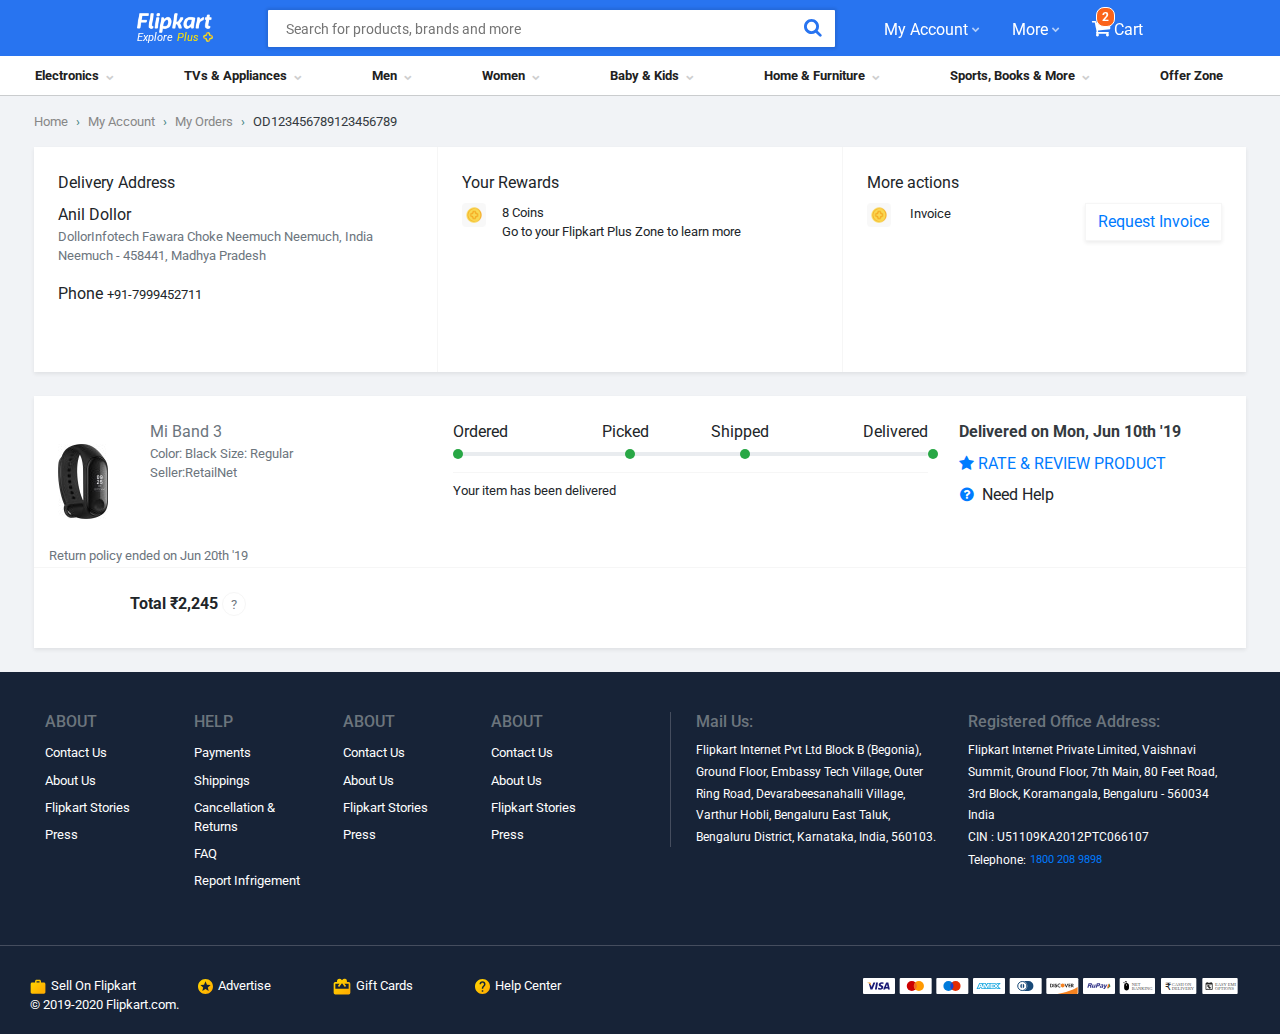
<file: order_details.html>
<!doctype html>
<html lang="en">
	<head>
		<!-- Required meta tags -->
		<meta charset="utf-8">
		<meta name="viewport" content="width=device-width, initial-scale=1, shrink-to-fit=no">

		<!-- Bootstrap CSS -->
		<link rel="stylesheet" href="css/bootstrap.min.css">
		<link rel="stylesheet" href="css/bootstrap-slider.css">
		<link rel="stylesheet" href="https://cdnjs.cloudflare.com/ajax/libs/font-awesome/4.7.0/css/font-awesome.min.css">
		<link href="https://fonts.googleapis.com/css?family=Roboto" rel="stylesheet">
		<link rel="shortcut icon" href="favicon.ico">
		<title>Online Shopping Site for Mobiles, Electronics, Furniture, Grocery, Lifestyle, Books &amp; More. Best Offers!</title>
		<link rel="stylesheet" type="text/css" href="css/jquery.simpleLens.css">
		<link rel="stylesheet" type="text/css" href="css/jquery.simpleGallery.css">
	
		<link rel="stylesheet" href="css/style.css">
	</head>
	<body>
		<!-- The Modal -->
		<div class="modal" id="myModal">
			<div class="modal-dialog modal-lg">
				<div class="modal-content">
					<button type="button" class="close" data-dismiss="modal">&times;</button>
					<!-- Modal body -->
					<div class="modal-body">
						<div class="row">
							<div class="col-md-5 bg-primary text-white modalpadding modalpadding_img">
								<h2 class="">Login</h2>
								<p>Get access to your Orders, Wishlist and Recomendations</p>
		
							</div>
							<div class="col-md-7 bg-white modalpadding modalpaddinglogin">
								<form class="loginform">
									<div class="form-group" style="margin-bottom:40px;">
										<span class="text-secondary">Enter Email/Mobile Number</span>
										<input autocomplete="off" type="text" name="email" class="form-control">
									</div>
									<div class="form-group" style="margin-bottom:20px;">
										<span class="text-secondary">Enter Password</span>
										<input autocomplete="off" type="password" name="password" class="form-control">
										<a href="btn btn-link" class="forgot">Forgot?</a>
									</div>
									<div class="form-group">										
										<input type="submit" name="submit" class="btn btn-lg text-white btn-warning btn-block" value="Login">
									</div>
								</form>
								<a href="#" class="btn btn-lg text-primary btn-white btn-block newtofk">New to Flipkart? Sign up</a>
							</div>
						</div>
					</div>
				</div>
			</div>
		</div>
		<header>
			<div class="header_top">
				<div class="row">
					<div class="col-md-1">
					</div>
					<div class="col-md-7">
						<div class="row">
							<div class="col-md-2">
								<a href="#" class="a_logo">
									<img width="75" src="img/flipkart.png">
									<div class="a_ep">
										<span class="ep explore">Explore</span> <span class="ep plus">Plus</span>
										<img width="10" src="img/plus.png">
									</div>					
								</a>
							</div>
							<div class="col-md-10">
								<form class="search_form">
									<input class="search_box" autocomplete="off" type="text" name="search" placeholder="Search for products, brands and more">
									<button type="submit" class="btn search_btn">
										<i class="fa fa-search"></i>
									</button>
									<div class="a_search_list">
										<ul class="nav flex-column recentul">
											<li class="nav-item">
												<a class="nav-link" href="#"><i class="fa fa-refresh text-secondary"></i> Core i9</a>
											</li>
											<li class="nav-item">
												<a class="nav-link" href="#"><i class="fa fa-refresh text-secondary"></i> pendrive</a>
											</li>
											<li class="nav-item">
												<a class="nav-link" href="#"><i class="fa fa-refresh text-secondary"></i> laptop</a>
											</li>
											<li class="nav-item">
												<a class="nav-link" href="#"><i class="fa fa-refresh text-secondary"></i> laptop</a>
											</li>
										</ul>
										<h6 class="text-secondary">Trending</h6>
										<ul class="nav flex-column">
											<li class="nav-item">
												<a class="nav-link" href="#"><i class="fa fa-search"></i> mobiles</a>
											</li>
											<li class="nav-item">
												<a class="nav-link" href="#"><i class="fa fa-search"></i> mobiles</a>
											</li>
											<li class="nav-item">
												<a class="nav-link" href="#"><i class="fa fa-search"></i> laptops</a>
											</li>
											<li class="nav-item">
												<a class="nav-link" href="#"><i class="fa fa-search"></i> television</a>
											</li>
											<li class="nav-item">
												<a class="nav-link" href="#"><i class="fa fa-search"></i> washing machines</a>
											</li>
											<li class="nav-item">
												<a class="nav-link" href="#"><i class="fa fa-search"></i> refigerators</a>
											</li>
											<li class="nav-item">
												<a class="nav-link" href="#"><i class="fa fa-search"></i> shoes</a>
											</li>
											<li class="nav-item">
												<a class="nav-link" href="#"><i class="fa fa-search"></i> sarees</a>
											</li>
										</ul>
									</div>
								</form>
							</div>
						</div>
						
						
					</div>
					<div class="col-md-4">
						<ul class="nav nav-pills a_top_nav">
							<li class="nav-item">
								<a class="nav-link have_chevron_mouseover" href="#">My Account <i class="fa fa-chevron-down"></i></a>
								<ul class="nav flex-column submenu">
									<li class="nav-item">
										<span class="triangleup"></span>
										<a class="nav-link" href="#"><i class="fa fa-bell"></i> My Profile</a>
									</li>
									<li class="nav-item">
										<a class="nav-link" href="#"><i class="fa fa-briefcase"></i> Flipkart Plus Zone</a>
									</li>
									<li class="nav-item">
										<a class="nav-link" href="#"><i class="fa fa-question-circle"></i> Game Zone</a>
									</li>
									<li class="nav-item">
										<a class="nav-link" href="#"><i class="fa fa-line-chart "></i> Orders</a>
									</li>
									<li class="nav-item">
										<a class="nav-link" href="#"><i class="fa fa-download"></i> Wishlist</a>
									</li>
									<li class="nav-item">
										<a class="nav-link" href="#"><i class="fa fa-download"></i> My Chat</a>
									</li>
									<li class="nav-item">
										<a class="nav-link" href="#"><i class="fa fa-download"></i> Gift Cards</a>
									</li>
									<li class="nav-item">
										<a class="nav-link" href="#"><i class="fa fa-download"></i> Notitfications</a>
									</li>
									<li class="nav-item">
										<a class="nav-link" href="#"><i class="fa fa-download"></i> Logout</a>
									</li>
								</ul>
							</li>
							<!--
							<li class="nav-item">
								<a class="nav-link" href="#" data-toggle="modal" data-target="#myModal">Login &amp; Signup</a>
							</li>
							-->
							<li class="nav-item">
								<a class="nav-link have_chevron_mouseover" href="#">More <i class="fa fa-chevron-down"></i></a>
								<ul class="nav flex-column submenu">
									<li class="nav-item">
										<span class="triangleup"></span>
										<a class="nav-link" href="#"><i class="fa fa-bell"></i> Notification Preferences</a>
									</li>
									<li class="nav-item">
										<a class="nav-link" href="#"><i class="fa fa-briefcase"></i> Sell on Flipkart</a>
									</li>
									<li class="nav-item">
										<a class="nav-link" href="#"><i class="fa fa-question-circle"></i> 24x7 Customer Support</a>
									</li>
									<li class="nav-item">
										<a class="nav-link" href="#"><i class="fa fa-line-chart "></i> Advertise</a>
									</li>
									<li class="nav-item">
										<a class="nav-link" href="#"><i class="fa fa-download"></i> Download App</a>
									</li>
								</ul>
							</li>
							<li class="nav-item">
								<a style="position:relative;" class="nav-link" href="#"><span class="badge badge-light a_bg_orange a_cart_count text-white">2</span> <i class="fa fa-shopping-cart"></i> Cart</a>
							</li>
						</ul>
					</div>
				</div>							
			</div>
			<div class="header_bottom header_bottom_nav">
				<ul class="nav header_bottom_nav_ul">
					<li class="nav-item have_chevron_mouseover">
						<a class="nav-link" href="#">Electronics <i class="fa fa-chevron-down"></i></a>
						<div class="category_submenu position-absolute shadow-sm mt-0 ml-5 mr-5">
							<div class="row">
								<div class="col a_wht">
									<h6> Electronics <i class="fa fa-caret-right"></i></h6>
									<ul>
										<li>
											<a href="#">MI</a>
										</li>
										<li>
											<a href="#">RealMe</a>
										</li>
										<li>
											<a href="#">Samsung</a>
										</li>
										<li>
											<a href="#">Infinix</a>
										</li>
										<li>
											<a href="#">Oppo </a>
										</li>
										<li>
											<a href="#">Apple</a>
										</li>
										<li>
											<a href="#">Vivo</a>
										</li>
										<li>
											<a href="#">Honor</a>
										</li>
										<li>
											<a href="#">Asus</a>
										</li>
										<li>
											<a href="#">Samsung S10 Series</a>
										</li>
										<li>
											<a href="#">Redme Note 7 Pro</a>
										</li>
										<li>
											<a href="#">Redmi Go</a>
										</li>
										<li>
											<a href="#">RealMe C2</a>
										</li>
										<li>
											<a href="#">Infinix Smart 3 Plus</a>
										</li>
										<li>
											<a href="#">Vivo V15</a>
										</li>
										<li>
											<a href="#">Vivo V15</a>
										</li>
										<li>
											<a href="#">Vivo V15</a>
										</li>
										<li>
											<a href="#">Vivo V15</a>
										</li>
									</ul>
								</div>
								<div class="col a_gry">
									<h6> Mobiles <i class="fa fa-caret-right"></i></h6>
									<ul>
										<li>
											<a href="#">MI</a>
										</li>
										<li>
											<a href="#">RealMe</a>
										</li>
										<li>
											<a href="#">Samsung</a>
										</li>
										<li>
											<a href="#">Infinix</a>
										</li>
										<li>
											<a href="#">Oppo </a>
										</li>
										<li>
											<a href="#">Apple</a>
										</li>
										<li>
											<a href="#">Vivo</a>
										</li>
										<li>
											<a href="#">Honor</a>
										</li>
										<li>
											<a href="#">Asus</a>
										</li>
										<li>
											<a href="#">Samsung S10 Series</a>
										</li>
										<li>
											<a href="#">Redme Note 7 Pro</a>
										</li>
										<li>
											<a href="#">Redmi Go</a>
										</li>
										<li>
											<a href="#">RealMe C2</a>
										</li>
										<li>
											<a href="#">Infinix Smart 3 Plus</a>
										</li>
										<li>
											<a href="#">Vivo V15</a>
										</li>
										<li>
											<a href="#">Vivo V15</a>
										</li>
										<li>
											<a href="#">Vivo V15</a>
										</li>
										<li>
											<a href="#">Vivo V15</a>
										</li>
									</ul>
								</div>
								<div class="col a_wht">
									<h6> Mobiles <i class="fa fa-caret-right"></i></h6>
									<ul>
										<li>
											<a href="#">MI</a>
										</li>
										<li>
											<a href="#">RealMe</a>
										</li>
										<li>
											<a href="#">Samsung</a>
										</li>
										<li>
											<a href="#">Infinix</a>
										</li>
										<li>
											<a href="#">Oppo </a>
										</li>
										<li>
											<a href="#">Apple</a>
										</li>
										<li>
											<a href="#">Vivo</a>
										</li>
										<li>
											<a href="#">Honor</a>
										</li>
										<li>
											<a href="#">Asus</a>
										</li>
										<li>
											<a href="#">Samsung S10 Series</a>
										</li>
										<li>
											<a href="#">Redme Note 7 Pro</a>
										</li>
										<li>
											<a href="#">Redmi Go</a>
										</li>
										<li>
											<a href="#">RealMe C2</a>
										</li>
										<li>
											<a href="#">Infinix Smart 3 Plus</a>
										</li>
										<li>
											<a href="#">Vivo V15</a>
										</li>
										<li>
											<a href="#">Vivo V15</a>
										</li>
										<li>
											<a href="#">Vivo V15</a>
										</li>
										<li>
											<a href="#">Vivo V15</a>
										</li>
									</ul>
								</div>
								<div class="col a_gry">
									<h6> Mobiles <i class="fa fa-caret-right"></i></h6>
									<ul>
										<li>
											<a href="#">MI</a>
										</li>
										<li>
											<a href="#">RealMe</a>
										</li>
										<li>
											<a href="#">Samsung</a>
										</li>
										<li>
											<a href="#">Infinix</a>
										</li>
										<li>
											<a href="#">Oppo </a>
										</li>
										<li>
											<a href="#">Apple</a>
										</li>
										<li>
											<a href="#">Vivo</a>
										</li>
										<li>
											<a href="#">Honor</a>
										</li>
										<li>
											<a href="#">Asus</a>
										</li>
										<li>
											<a href="#">Samsung S10 Series</a>
										</li>
										<li>
											<a href="#">Redme Note 7 Pro</a>
										</li>
										<li>
											<a href="#">Redmi Go</a>
										</li>
										<li>
											<a href="#">RealMe C2</a>
										</li>
										<li>
											<a href="#">Infinix Smart 3 Plus</a>
										</li>
										<li>
											<a href="#">Vivo V15</a>
										</li>
										<li>
											<a href="#">Vivo V15</a>
										</li>
										<li>
											<a href="#">Vivo V15</a>
										</li>
										<li>
											<a href="#">Vivo V15</a>
										</li>
									</ul>
								</div>
								<div class="col a_wht">
									<h6> Mobiles <i class="fa fa-caret-right"></i></h6>
									<ul>
										<li>
											<a href="#">MI</a>
										</li>
										<li>
											<a href="#">RealMe</a>
										</li>
										<li>
											<a href="#">Samsung</a>
										</li>
										<li>
											<a href="#">Infinix</a>
										</li>
										<li>
											<a href="#">Oppo </a>
										</li>
										<li>
											<a href="#">Apple</a>
										</li>
										<li>
											<a href="#">Vivo</a>
										</li>
										<li>
											<a href="#">Honor</a>
										</li>
										<li>
											<a href="#">Asus</a>
										</li>
										<li>
											<a href="#">Samsung S10 Series</a>
										</li>
										<li>
											<a href="#">Redme Note 7 Pro</a>
										</li>
										<li>
											<a href="#">Redmi Go</a>
										</li>
										<li>
											<a href="#">RealMe C2</a>
										</li>
										<li>
											<a href="#">Infinix Smart 3 Plus</a>
										</li>
										<li>
											<a href="#">Vivo V15</a>
										</li>
										<li>
											<a href="#">Vivo V15</a>
										</li>
										<li>
											<a href="#">Vivo V15</a>
										</li>
										<li>
											<a href="#">Vivo V15</a>
										</li>
									</ul>
								</div>
							</div>
						</div>
					</li>
			
					<li class="nav-item have_chevron_mouseover">
						<a class="nav-link" href="#">TVs &amp; Appliances <i class="fa fa-chevron-down"></i></a>
						<div class="category_submenu position-absolute shadow-sm mt-0 ml-5 mr-5 a_tvnappliaces">
							<div class="row">
								<div class="col a_wht">
									<h6> Tv &amp; Appliances <i class="fa fa-caret-right"></i></h6>
									<ul>
										<li>
											<a href="#">MI</a>
										</li>
										<li>
											<a href="#">RealMe</a>
										</li>
										<li>
											<a href="#">Samsung</a>
										</li>
										<li>
											<a href="#">Infinix</a>
										</li>
										<li>
											<a href="#">Oppo </a>
										</li>
										<li>
											<a href="#">Apple</a>
										</li>
										<li>
											<a href="#">Vivo</a>
										</li>
										<li>
											<a href="#">Honor</a>
										</li>
										<li>
											<a href="#">Asus</a>
										</li>
										<li>
											<a href="#">Samsung S10 Series</a>
										</li>
										<li>
											<a href="#">Redme Note 7 Pro</a>
										</li>
										<li>
											<a href="#">Redmi Go</a>
										</li>
										<li>
											<a href="#">RealMe C2</a>
										</li>
										<li>
											<a href="#">Infinix Smart 3 Plus</a>
										</li>
										<li>
											<a href="#">Vivo V15</a>
										</li>
										<li>
											<a href="#">Vivo V15</a>
										</li>
										<li>
											<a href="#">Vivo V15</a>
										</li>
										<li>
											<a href="#">Vivo V15</a>
										</li>
									</ul>
								</div>
								<div class="col a_gry">
									<h6> Mobiles <i class="fa fa-caret-right"></i></h6>
									<ul>
										<li>
											<a href="#">MI</a>
										</li>
										<li>
											<a href="#">RealMe</a>
										</li>
										<li>
											<a href="#">Samsung</a>
										</li>
										<li>
											<a href="#">Infinix</a>
										</li>
										<li>
											<a href="#">Oppo </a>
										</li>
										<li>
											<a href="#">Apple</a>
										</li>
										<li>
											<a href="#">Vivo</a>
										</li>
										<li>
											<a href="#">Honor</a>
										</li>
										<li>
											<a href="#">Asus</a>
										</li>
										<li>
											<a href="#">Samsung S10 Series</a>
										</li>
										<li>
											<a href="#">Redme Note 7 Pro</a>
										</li>
										<li>
											<a href="#">Redmi Go</a>
										</li>
										<li>
											<a href="#">RealMe C2</a>
										</li>
										<li>
											<a href="#">Infinix Smart 3 Plus</a>
										</li>
										<li>
											<a href="#">Vivo V15</a>
										</li>
										<li>
											<a href="#">Vivo V15</a>
										</li>
										<li>
											<a href="#">Vivo V15</a>
										</li>
										<li>
											<a href="#">Vivo V15</a>
										</li>
									</ul>
								</div>
								<div class="col a_wht">
									<h6> Mobiles <i class="fa fa-caret-right"></i></h6>
									<ul>
										<li>
											<a href="#">MI</a>
										</li>
										<li>
											<a href="#">RealMe</a>
										</li>
										<li>
											<a href="#">Samsung</a>
										</li>
										<li>
											<a href="#">Infinix</a>
										</li>
										<li>
											<a href="#">Oppo </a>
										</li>
										<li>
											<a href="#">Apple</a>
										</li>
										<li>
											<a href="#">Vivo</a>
										</li>
										<li>
											<a href="#">Honor</a>
										</li>
										<li>
											<a href="#">Asus</a>
										</li>
										<li>
											<a href="#">Samsung S10 Series</a>
										</li>
										<li>
											<a href="#">Redme Note 7 Pro</a>
										</li>
										<li>
											<a href="#">Redmi Go</a>
										</li>
										<li>
											<a href="#">RealMe C2</a>
										</li>
										<li>
											<a href="#">Infinix Smart 3 Plus</a>
										</li>
										<li>
											<a href="#">Vivo V15</a>
										</li>
										<li>
											<a href="#">Vivo V15</a>
										</li>
										<li>
											<a href="#">Vivo V15</a>
										</li>
										<li>
											<a href="#">Vivo V15</a>
										</li>
									</ul>
								</div>
								<div class="col a_gry">
									<h6> Mobiles <i class="fa fa-caret-right"></i></h6>
									<ul>
										<li>
											<a href="#">MI</a>
										</li>
										<li>
											<a href="#">RealMe</a>
										</li>
										<li>
											<a href="#">Samsung</a>
										</li>
										<li>
											<a href="#">Infinix</a>
										</li>
										<li>
											<a href="#">Oppo </a>
										</li>
										<li>
											<a href="#">Apple</a>
										</li>
										<li>
											<a href="#">Vivo</a>
										</li>
										<li>
											<a href="#">Honor</a>
										</li>
										<li>
											<a href="#">Asus</a>
										</li>
										<li>
											<a href="#">Samsung S10 Series</a>
										</li>
										<li>
											<a href="#">Redme Note 7 Pro</a>
										</li>
										<li>
											<a href="#">Redmi Go</a>
										</li>
										<li>
											<a href="#">RealMe C2</a>
										</li>
										<li>
											<a href="#">Infinix Smart 3 Plus</a>
										</li>
										<li>
											<a href="#">Vivo V15</a>
										</li>
										<li>
											<a href="#">Vivo V15</a>
										</li>
										<li>
											<a href="#">Vivo V15</a>
										</li>
										<li>
											<a href="#">Vivo V15</a>
										</li>
									</ul>
								</div>
								<div class="col a_wht">
									<h6> Appliances <i class="fa fa-caret-right"></i></h6>
									<ul>
										<li>
											<a href="#">MI</a>
										</li>
										<li>
											<a href="#">RealMe</a>
										</li>
										<li>
											<a href="#">Samsung</a>
										</li>
										<li>
											<a href="#">Infinix</a>
										</li>
										<li>
											<a href="#">Oppo </a>
										</li>
										<li>
											<a href="#">Apple</a>
										</li>
										<li>
											<a href="#">Vivo</a>
										</li>
										<li>
											<a href="#">Honor</a>
										</li>
										<li>
											<a href="#">Asus</a>
										</li>
										<li>
											<a href="#">Samsung S10 Series</a>
										</li>
										<li>
											<a href="#">Redme Note 7 Pro</a>
										</li>
										<li>
											<a href="#">Redmi Go</a>
										</li>
										<li>
											<a href="#">RealMe C2</a>
										</li>
										<li>
											<a href="#">Infinix Smart 3 Plus</a>
										</li>
										<li>
											<a href="#">Vivo V15</a>
										</li>
										<li>
											<a href="#">Vivo V15</a>
										</li>
										<li>
											<a href="#">Vivo V15</a>
										</li>
										<li>
											<a href="#">Vivo V15</a>
										</li>
									</ul>
								</div>
							</div>
						</div>
					</li>
					<li class="nav-item have_chevron_mouseover">
						<a class="nav-link" href="#">Men <i class="fa fa-chevron-down"></i></a>
						<div class="category_submenu position-absolute shadow-sm mt-0 ml-5 mr-5 a_men">
							<div class="row">
								<div class="col a_wht">
									<h6> Mens <i class="fa fa-caret-right"></i></h6>
									<ul>
										<li>
											<a href="#">MI</a>
										</li>
										<li>
											<a href="#">RealMe</a>
										</li>
										<li>
											<a href="#">Samsung</a>
										</li>
										<li>
											<a href="#">Infinix</a>
										</li>
										<li>
											<a href="#">Oppo </a>
										</li>
										<li>
											<a href="#">Apple</a>
										</li>
										<li>
											<a href="#">Vivo</a>
										</li>
										<li>
											<a href="#">Honor</a>
										</li>
										<li>
											<a href="#">Asus</a>
										</li>
										<li>
											<a href="#">Samsung S10 Series</a>
										</li>
										<li>
											<a href="#">Redme Note 7 Pro</a>
										</li>
										<li>
											<a href="#">Redmi Go</a>
										</li>
										<li>
											<a href="#">RealMe C2</a>
										</li>
										<li>
											<a href="#">Infinix Smart 3 Plus</a>
										</li>
										<li>
											<a href="#">Vivo V15</a>
										</li>
										<li>
											<a href="#">Vivo V15</a>
										</li>
										<li>
											<a href="#">Vivo V15</a>
										</li>
										<li>
											<a href="#">Vivo V15</a>
										</li>
									</ul>
								</div>
								<div class="col a_gry">
									<h6> Mobiles <i class="fa fa-caret-right"></i></h6>
									<ul>
										<li>
											<a href="#">MI</a>
										</li>
										<li>
											<a href="#">RealMe</a>
										</li>
										<li>
											<a href="#">Samsung</a>
										</li>
										<li>
											<a href="#">Infinix</a>
										</li>
										<li>
											<a href="#">Oppo </a>
										</li>
										<li>
											<a href="#">Apple</a>
										</li>
										<li>
											<a href="#">Vivo</a>
										</li>
										<li>
											<a href="#">Honor</a>
										</li>
										<li>
											<a href="#">Asus</a>
										</li>
										<li>
											<a href="#">Samsung S10 Series</a>
										</li>
										<li>
											<a href="#">Redme Note 7 Pro</a>
										</li>
										<li>
											<a href="#">Redmi Go</a>
										</li>
										<li>
											<a href="#">RealMe C2</a>
										</li>
										<li>
											<a href="#">Infinix Smart 3 Plus</a>
										</li>
										<li>
											<a href="#">Vivo V15</a>
										</li>
										<li>
											<a href="#">Vivo V15</a>
										</li>
										<li>
											<a href="#">Vivo V15</a>
										</li>
										<li>
											<a href="#">Vivo V15</a>
										</li>
									</ul>
								</div>
								<div class="col a_wht">
									<h6> Mobiles <i class="fa fa-caret-right"></i></h6>
									<ul>
										<li>
											<a href="#">MI</a>
										</li>
										<li>
											<a href="#">RealMe</a>
										</li>
										<li>
											<a href="#">Samsung</a>
										</li>
										<li>
											<a href="#">Infinix</a>
										</li>
										<li>
											<a href="#">Oppo </a>
										</li>
										<li>
											<a href="#">Apple</a>
										</li>
										<li>
											<a href="#">Vivo</a>
										</li>
										<li>
											<a href="#">Honor</a>
										</li>
										<li>
											<a href="#">Asus</a>
										</li>
										<li>
											<a href="#">Samsung S10 Series</a>
										</li>
										<li>
											<a href="#">Redme Note 7 Pro</a>
										</li>
										<li>
											<a href="#">Redmi Go</a>
										</li>
										<li>
											<a href="#">RealMe C2</a>
										</li>
										<li>
											<a href="#">Infinix Smart 3 Plus</a>
										</li>
										<li>
											<a href="#">Vivo V15</a>
										</li>
										<li>
											<a href="#">Vivo V15</a>
										</li>
										<li>
											<a href="#">Vivo V15</a>
										</li>
										<li>
											<a href="#">Vivo V15</a>
										</li>
									</ul>
								</div>
								<div class="col a_gry">
									<h6> Mobiles <i class="fa fa-caret-right"></i></h6>
									<ul>
										<li>
											<a href="#">MI</a>
										</li>
										<li>
											<a href="#">RealMe</a>
										</li>
										<li>
											<a href="#">Samsung</a>
										</li>
										<li>
											<a href="#">Infinix</a>
										</li>
										<li>
											<a href="#">Oppo </a>
										</li>
										<li>
											<a href="#">Apple</a>
										</li>
										<li>
											<a href="#">Vivo</a>
										</li>
										<li>
											<a href="#">Honor</a>
										</li>
										<li>
											<a href="#">Asus</a>
										</li>
										<li>
											<a href="#">Samsung S10 Series</a>
										</li>
										<li>
											<a href="#">Redme Note 7 Pro</a>
										</li>
										<li>
											<a href="#">Redmi Go</a>
										</li>
										<li>
											<a href="#">RealMe C2</a>
										</li>
										<li>
											<a href="#">Infinix Smart 3 Plus</a>
										</li>
										<li>
											<a href="#">Vivo V15</a>
										</li>
										<li>
											<a href="#">Vivo V15</a>
										</li>
										<li>
											<a href="#">Vivo V15</a>
										</li>
										<li>
											<a href="#">Vivo V15</a>
										</li>
									</ul>
								</div>
								<div class="col a_wht">
									<h6> Mobiles <i class="fa fa-caret-right"></i></h6>
									<ul>
										<li>
											<a href="#">MI</a>
										</li>
										<li>
											<a href="#">RealMe</a>
										</li>
										<li>
											<a href="#">Samsung</a>
										</li>
										<li>
											<a href="#">Infinix</a>
										</li>
										<li>
											<a href="#">Oppo </a>
										</li>
										<li>
											<a href="#">Apple</a>
										</li>
										<li>
											<a href="#">Vivo</a>
										</li>
										<li>
											<a href="#">Honor</a>
										</li>
										<li>
											<a href="#">Asus</a>
										</li>
										<li>
											<a href="#">Samsung S10 Series</a>
										</li>
										<li>
											<a href="#">Redme Note 7 Pro</a>
										</li>
										<li>
											<a href="#">Redmi Go</a>
										</li>
										<li>
											<a href="#">RealMe C2</a>
										</li>
										<li>
											<a href="#">Infinix Smart 3 Plus</a>
										</li>
										<li>
											<a href="#">Vivo V15</a>
										</li>
										<li>
											<a href="#">Vivo V15</a>
										</li>
										<li>
											<a href="#">Vivo V15</a>
										</li>
										<li>
											<a href="#">Vivo V15</a>
										</li>
									</ul>
								</div>
							</div>
						</div>
					</li>
					<li class="nav-item have_chevron_mouseover">
						<a class="nav-link" href="#">Women <i class="fa fa-chevron-down"></i></a>
						<div class="category_submenu position-absolute shadow-sm mt-0 ml-5 mr-5">
							<div class="row">
								<div class="col a_wht">
									<h6> Women <i class="fa fa-caret-right"></i></h6>
									<ul>
										<li>
											<a href="#">MI</a>
										</li>
										<li>
											<a href="#">RealMe</a>
										</li>
										<li>
											<a href="#">Samsung</a>
										</li>
										<li>
											<a href="#">Infinix</a>
										</li>
										<li>
											<a href="#">Oppo </a>
										</li>
										<li>
											<a href="#">Apple</a>
										</li>
										<li>
											<a href="#">Vivo</a>
										</li>
										<li>
											<a href="#">Honor</a>
										</li>
										<li>
											<a href="#">Asus</a>
										</li>
										<li>
											<a href="#">Samsung S10 Series</a>
										</li>
										<li>
											<a href="#">Redme Note 7 Pro</a>
										</li>
										<li>
											<a href="#">Redmi Go</a>
										</li>
										<li>
											<a href="#">RealMe C2</a>
										</li>
										<li>
											<a href="#">Infinix Smart 3 Plus</a>
										</li>
										<li>
											<a href="#">Vivo V15</a>
										</li>
										<li>
											<a href="#">Vivo V15</a>
										</li>
										<li>
											<a href="#">Vivo V15</a>
										</li>
										<li>
											<a href="#">Vivo V15</a>
										</li>
									</ul>
								</div>
								<div class="col a_gry">
									<h6> Mobiles <i class="fa fa-caret-right"></i></h6>
									<ul>
										<li>
											<a href="#">MI</a>
										</li>
										<li>
											<a href="#">RealMe</a>
										</li>
										<li>
											<a href="#">Samsung</a>
										</li>
										<li>
											<a href="#">Infinix</a>
										</li>
										<li>
											<a href="#">Oppo </a>
										</li>
										<li>
											<a href="#">Apple</a>
										</li>
										<li>
											<a href="#">Vivo</a>
										</li>
										<li>
											<a href="#">Honor</a>
										</li>
										<li>
											<a href="#">Asus</a>
										</li>
										<li>
											<a href="#">Samsung S10 Series</a>
										</li>
										<li>
											<a href="#">Redme Note 7 Pro</a>
										</li>
										<li>
											<a href="#">Redmi Go</a>
										</li>
										<li>
											<a href="#">RealMe C2</a>
										</li>
										<li>
											<a href="#">Infinix Smart 3 Plus</a>
										</li>
										<li>
											<a href="#">Vivo V15</a>
										</li>
										<li>
											<a href="#">Vivo V15</a>
										</li>
										<li>
											<a href="#">Vivo V15</a>
										</li>
										<li>
											<a href="#">Vivo V15</a>
										</li>
									</ul>
								</div>
								<div class="col a_wht">
									<h6> Mobiles <i class="fa fa-caret-right"></i></h6>
									<ul>
										<li>
											<a href="#">MI</a>
										</li>
										<li>
											<a href="#">RealMe</a>
										</li>
										<li>
											<a href="#">Samsung</a>
										</li>
										<li>
											<a href="#">Infinix</a>
										</li>
										<li>
											<a href="#">Oppo </a>
										</li>
										<li>
											<a href="#">Apple</a>
										</li>
										<li>
											<a href="#">Vivo</a>
										</li>
										<li>
											<a href="#">Honor</a>
										</li>
										<li>
											<a href="#">Asus</a>
										</li>
										<li>
											<a href="#">Samsung S10 Series</a>
										</li>
										<li>
											<a href="#">Redme Note 7 Pro</a>
										</li>
										<li>
											<a href="#">Redmi Go</a>
										</li>
										<li>
											<a href="#">RealMe C2</a>
										</li>
										<li>
											<a href="#">Infinix Smart 3 Plus</a>
										</li>
										<li>
											<a href="#">Vivo V15</a>
										</li>
										<li>
											<a href="#">Vivo V15</a>
										</li>
										<li>
											<a href="#">Vivo V15</a>
										</li>
										<li>
											<a href="#">Vivo V15</a>
										</li>
									</ul>
								</div>
								<div class="col a_gry">
									<h6> Mobiles <i class="fa fa-caret-right"></i></h6>
									<ul>
										<li>
											<a href="#">MI</a>
										</li>
										<li>
											<a href="#">RealMe</a>
										</li>
										<li>
											<a href="#">Samsung</a>
										</li>
										<li>
											<a href="#">Infinix</a>
										</li>
										<li>
											<a href="#">Oppo </a>
										</li>
										<li>
											<a href="#">Apple</a>
										</li>
										<li>
											<a href="#">Vivo</a>
										</li>
										<li>
											<a href="#">Honor</a>
										</li>
										<li>
											<a href="#">Asus</a>
										</li>
										<li>
											<a href="#">Samsung S10 Series</a>
										</li>
										<li>
											<a href="#">Redme Note 7 Pro</a>
										</li>
										<li>
											<a href="#">Redmi Go</a>
										</li>
										<li>
											<a href="#">RealMe C2</a>
										</li>
										<li>
											<a href="#">Infinix Smart 3 Plus</a>
										</li>
										<li>
											<a href="#">Vivo V15</a>
										</li>
										<li>
											<a href="#">Vivo V15</a>
										</li>
										<li>
											<a href="#">Vivo V15</a>
										</li>
										<li>
											<a href="#">Vivo V15</a>
										</li>
									</ul>
								</div>
								<div class="col a_wht">
									<h6> Mobiles <i class="fa fa-caret-right"></i></h6>
									<ul>
										<li>
											<a href="#">MI</a>
										</li>
										<li>
											<a href="#">RealMe</a>
										</li>
										<li>
											<a href="#">Samsung</a>
										</li>
										<li>
											<a href="#">Infinix</a>
										</li>
										<li>
											<a href="#">Oppo </a>
										</li>
										<li>
											<a href="#">Apple</a>
										</li>
										<li>
											<a href="#">Vivo</a>
										</li>
										<li>
											<a href="#">Honor</a>
										</li>
										<li>
											<a href="#">Asus</a>
										</li>
										<li>
											<a href="#">Samsung S10 Series</a>
										</li>
										<li>
											<a href="#">Redme Note 7 Pro</a>
										</li>
										<li>
											<a href="#">Redmi Go</a>
										</li>
										<li>
											<a href="#">RealMe C2</a>
										</li>
										<li>
											<a href="#">Infinix Smart 3 Plus</a>
										</li>
										<li>
											<a href="#">Vivo V15</a>
										</li>
										<li>
											<a href="#">Vivo V15</a>
										</li>
										<li>
											<a href="#">Vivo V15</a>
										</li>
										<li>
											<a href="#">Vivo V15</a>
										</li>
									</ul>
								</div>
							</div>
						</div>
					</li>
					<li class="nav-item have_chevron_mouseover">
						<a class="nav-link" href="#">Baby &amp; Kids <i class="fa fa-chevron-down"></i></a>
						<div class="category_submenu position-absolute shadow-sm mt-0 ml-5 mr-5">
							<div class="row">
								<div class="col a_wht">
									<h6> Baby &amp; Kids <i class="fa fa-caret-right"></i></h6>
									<ul>
										<li>
											<a href="#">MI</a>
										</li>
										<li>
											<a href="#">RealMe</a>
										</li>
										<li>
											<a href="#">Samsung</a>
										</li>
										<li>
											<a href="#">Infinix</a>
										</li>
										<li>
											<a href="#">Oppo </a>
										</li>
										<li>
											<a href="#">Apple</a>
										</li>
										<li>
											<a href="#">Vivo</a>
										</li>
										<li>
											<a href="#">Honor</a>
										</li>
										<li>
											<a href="#">Asus</a>
										</li>
										<li>
											<a href="#">Samsung S10 Series</a>
										</li>
										<li>
											<a href="#">Redme Note 7 Pro</a>
										</li>
										<li>
											<a href="#">Redmi Go</a>
										</li>
										<li>
											<a href="#">RealMe C2</a>
										</li>
										<li>
											<a href="#">Infinix Smart 3 Plus</a>
										</li>
										<li>
											<a href="#">Vivo V15</a>
										</li>
										<li>
											<a href="#">Vivo V15</a>
										</li>
										<li>
											<a href="#">Vivo V15</a>
										</li>
										<li>
											<a href="#">Vivo V15</a>
										</li>
									</ul>
								</div>
								<div class="col a_gry">
									<h6> Mobiles <i class="fa fa-caret-right"></i></h6>
									<ul>
										<li>
											<a href="#">MI</a>
										</li>
										<li>
											<a href="#">RealMe</a>
										</li>
										<li>
											<a href="#">Samsung</a>
										</li>
										<li>
											<a href="#">Infinix</a>
										</li>
										<li>
											<a href="#">Oppo </a>
										</li>
										<li>
											<a href="#">Apple</a>
										</li>
										<li>
											<a href="#">Vivo</a>
										</li>
										<li>
											<a href="#">Honor</a>
										</li>
										<li>
											<a href="#">Asus</a>
										</li>
										<li>
											<a href="#">Samsung S10 Series</a>
										</li>
										<li>
											<a href="#">Redme Note 7 Pro</a>
										</li>
										<li>
											<a href="#">Redmi Go</a>
										</li>
										<li>
											<a href="#">RealMe C2</a>
										</li>
										<li>
											<a href="#">Infinix Smart 3 Plus</a>
										</li>
										<li>
											<a href="#">Vivo V15</a>
										</li>
										<li>
											<a href="#">Vivo V15</a>
										</li>
										<li>
											<a href="#">Vivo V15</a>
										</li>
										<li>
											<a href="#">Vivo V15</a>
										</li>
									</ul>
								</div>
								<div class="col a_wht">
									<h6> Mobiles <i class="fa fa-caret-right"></i></h6>
									<ul>
										<li>
											<a href="#">MI</a>
										</li>
										<li>
											<a href="#">RealMe</a>
										</li>
										<li>
											<a href="#">Samsung</a>
										</li>
										<li>
											<a href="#">Infinix</a>
										</li>
										<li>
											<a href="#">Oppo </a>
										</li>
										<li>
											<a href="#">Apple</a>
										</li>
										<li>
											<a href="#">Vivo</a>
										</li>
										<li>
											<a href="#">Honor</a>
										</li>
										<li>
											<a href="#">Asus</a>
										</li>
										<li>
											<a href="#">Samsung S10 Series</a>
										</li>
										<li>
											<a href="#">Redme Note 7 Pro</a>
										</li>
										<li>
											<a href="#">Redmi Go</a>
										</li>
										<li>
											<a href="#">RealMe C2</a>
										</li>
										<li>
											<a href="#">Infinix Smart 3 Plus</a>
										</li>
										<li>
											<a href="#">Vivo V15</a>
										</li>
										<li>
											<a href="#">Vivo V15</a>
										</li>
										<li>
											<a href="#">Vivo V15</a>
										</li>
										<li>
											<a href="#">Vivo V15</a>
										</li>
									</ul>
								</div>
								<div class="col a_gry">
									<h6> Mobiles <i class="fa fa-caret-right"></i></h6>
									<ul>
										<li>
											<a href="#">MI</a>
										</li>
										<li>
											<a href="#">RealMe</a>
										</li>
										<li>
											<a href="#">Samsung</a>
										</li>
										<li>
											<a href="#">Infinix</a>
										</li>
										<li>
											<a href="#">Oppo </a>
										</li>
										<li>
											<a href="#">Apple</a>
										</li>
										<li>
											<a href="#">Vivo</a>
										</li>
										<li>
											<a href="#">Honor</a>
										</li>
										<li>
											<a href="#">Asus</a>
										</li>
										<li>
											<a href="#">Samsung S10 Series</a>
										</li>
										<li>
											<a href="#">Redme Note 7 Pro</a>
										</li>
										<li>
											<a href="#">Redmi Go</a>
										</li>
										<li>
											<a href="#">RealMe C2</a>
										</li>
										<li>
											<a href="#">Infinix Smart 3 Plus</a>
										</li>
										<li>
											<a href="#">Vivo V15</a>
										</li>
										<li>
											<a href="#">Vivo V15</a>
										</li>
										<li>
											<a href="#">Vivo V15</a>
										</li>
										<li>
											<a href="#">Vivo V15</a>
										</li>
									</ul>
								</div>
								<div class="col a_wht">
									<h6> Mobiles <i class="fa fa-caret-right"></i></h6>
									<ul>
										<li>
											<a href="#">MI</a>
										</li>
										<li>
											<a href="#">RealMe</a>
										</li>
										<li>
											<a href="#">Samsung</a>
										</li>
										<li>
											<a href="#">Infinix</a>
										</li>
										<li>
											<a href="#">Oppo </a>
										</li>
										<li>
											<a href="#">Apple</a>
										</li>
										<li>
											<a href="#">Vivo</a>
										</li>
										<li>
											<a href="#">Honor</a>
										</li>
										<li>
											<a href="#">Asus</a>
										</li>
										<li>
											<a href="#">Samsung S10 Series</a>
										</li>
										<li>
											<a href="#">Redme Note 7 Pro</a>
										</li>
										<li>
											<a href="#">Redmi Go</a>
										</li>
										<li>
											<a href="#">RealMe C2</a>
										</li>
										<li>
											<a href="#">Infinix Smart 3 Plus</a>
										</li>
										<li>
											<a href="#">Vivo V15</a>
										</li>
										<li>
											<a href="#">Vivo V15</a>
										</li>
										<li>
											<a href="#">Vivo V15</a>
										</li>
										<li>
											<a href="#">Vivo V15</a>
										</li>
									</ul>
								</div>
							</div>
						</div>
					</li>
					<li class="nav-item have_chevron_mouseover">
						<a class="nav-link" href="#">Home &amp; Furniture <i class="fa fa-chevron-down"></i></a>
						<div class="category_submenu position-absolute shadow-sm mt-0 ml-5 mr-5">
							<div class="row">
								<div class="col a_wht">
									<h6> Home &amp; Furniture <i class="fa fa-caret-right"></i></h6>
									<ul>
										<li>
											<a href="#">MI</a>
										</li>
										<li>
											<a href="#">RealMe</a>
										</li>
										<li>
											<a href="#">Samsung</a>
										</li>
										<li>
											<a href="#">Infinix</a>
										</li>
										<li>
											<a href="#">Oppo </a>
										</li>
										<li>
											<a href="#">Apple</a>
										</li>
										<li>
											<a href="#">Vivo</a>
										</li>
										<li>
											<a href="#">Honor</a>
										</li>
										<li>
											<a href="#">Asus</a>
										</li>
										<li>
											<a href="#">Samsung S10 Series</a>
										</li>
										<li>
											<a href="#">Redme Note 7 Pro</a>
										</li>
										<li>
											<a href="#">Redmi Go</a>
										</li>
										<li>
											<a href="#">RealMe C2</a>
										</li>
										<li>
											<a href="#">Infinix Smart 3 Plus</a>
										</li>
										<li>
											<a href="#">Vivo V15</a>
										</li>
										<li>
											<a href="#">Vivo V15</a>
										</li>
										<li>
											<a href="#">Vivo V15</a>
										</li>
										<li>
											<a href="#">Vivo V15</a>
										</li>
									</ul>
								</div>
								<div class="col a_gry">
									<h6> Mobiles <i class="fa fa-caret-right"></i></h6>
									<ul>
										<li>
											<a href="#">MI</a>
										</li>
										<li>
											<a href="#">RealMe</a>
										</li>
										<li>
											<a href="#">Samsung</a>
										</li>
										<li>
											<a href="#">Infinix</a>
										</li>
										<li>
											<a href="#">Oppo </a>
										</li>
										<li>
											<a href="#">Apple</a>
										</li>
										<li>
											<a href="#">Vivo</a>
										</li>
										<li>
											<a href="#">Honor</a>
										</li>
										<li>
											<a href="#">Asus</a>
										</li>
										<li>
											<a href="#">Samsung S10 Series</a>
										</li>
										<li>
											<a href="#">Redme Note 7 Pro</a>
										</li>
										<li>
											<a href="#">Redmi Go</a>
										</li>
										<li>
											<a href="#">RealMe C2</a>
										</li>
										<li>
											<a href="#">Infinix Smart 3 Plus</a>
										</li>
										<li>
											<a href="#">Vivo V15</a>
										</li>
										<li>
											<a href="#">Vivo V15</a>
										</li>
										<li>
											<a href="#">Vivo V15</a>
										</li>
										<li>
											<a href="#">Vivo V15</a>
										</li>
									</ul>
								</div>
								<div class="col a_wht">
									<h6> Mobiles <i class="fa fa-caret-right"></i></h6>
									<ul>
										<li>
											<a href="#">MI</a>
										</li>
										<li>
											<a href="#">RealMe</a>
										</li>
										<li>
											<a href="#">Samsung</a>
										</li>
										<li>
											<a href="#">Infinix</a>
										</li>
										<li>
											<a href="#">Oppo </a>
										</li>
										<li>
											<a href="#">Apple</a>
										</li>
										<li>
											<a href="#">Vivo</a>
										</li>
										<li>
											<a href="#">Honor</a>
										</li>
										<li>
											<a href="#">Asus</a>
										</li>
										<li>
											<a href="#">Samsung S10 Series</a>
										</li>
										<li>
											<a href="#">Redme Note 7 Pro</a>
										</li>
										<li>
											<a href="#">Redmi Go</a>
										</li>
										<li>
											<a href="#">RealMe C2</a>
										</li>
										<li>
											<a href="#">Infinix Smart 3 Plus</a>
										</li>
										<li>
											<a href="#">Vivo V15</a>
										</li>
										<li>
											<a href="#">Vivo V15</a>
										</li>
										<li>
											<a href="#">Vivo V15</a>
										</li>
										<li>
											<a href="#">Vivo V15</a>
										</li>
									</ul>
								</div>
								<div class="col a_gry">
									<h6> Mobiles <i class="fa fa-caret-right"></i></h6>
									<ul>
										<li>
											<a href="#">MI</a>
										</li>
										<li>
											<a href="#">RealMe</a>
										</li>
										<li>
											<a href="#">Samsung</a>
										</li>
										<li>
											<a href="#">Infinix</a>
										</li>
										<li>
											<a href="#">Oppo </a>
										</li>
										<li>
											<a href="#">Apple</a>
										</li>
										<li>
											<a href="#">Vivo</a>
										</li>
										<li>
											<a href="#">Honor</a>
										</li>
										<li>
											<a href="#">Asus</a>
										</li>
										<li>
											<a href="#">Samsung S10 Series</a>
										</li>
										<li>
											<a href="#">Redme Note 7 Pro</a>
										</li>
										<li>
											<a href="#">Redmi Go</a>
										</li>
										<li>
											<a href="#">RealMe C2</a>
										</li>
										<li>
											<a href="#">Infinix Smart 3 Plus</a>
										</li>
										<li>
											<a href="#">Vivo V15</a>
										</li>
										<li>
											<a href="#">Vivo V15</a>
										</li>
										<li>
											<a href="#">Vivo V15</a>
										</li>
										<li>
											<a href="#">Vivo V15</a>
										</li>
									</ul>
								</div>
								<div class="col a_wht">
									<h6> Mobiles <i class="fa fa-caret-right"></i></h6>
									<ul>
										<li>
											<a href="#">MI</a>
										</li>
										<li>
											<a href="#">RealMe</a>
										</li>
										<li>
											<a href="#">Samsung</a>
										</li>
										<li>
											<a href="#">Infinix</a>
										</li>
										<li>
											<a href="#">Oppo </a>
										</li>
										<li>
											<a href="#">Apple</a>
										</li>
										<li>
											<a href="#">Vivo</a>
										</li>
										<li>
											<a href="#">Honor</a>
										</li>
										<li>
											<a href="#">Asus</a>
										</li>
										<li>
											<a href="#">Samsung S10 Series</a>
										</li>
										<li>
											<a href="#">Redme Note 7 Pro</a>
										</li>
										<li>
											<a href="#">Redmi Go</a>
										</li>
										<li>
											<a href="#">RealMe C2</a>
										</li>
										<li>
											<a href="#">Infinix Smart 3 Plus</a>
										</li>
										<li>
											<a href="#">Vivo V15</a>
										</li>
										<li>
											<a href="#">Vivo V15</a>
										</li>
										<li>
											<a href="#">Vivo V15</a>
										</li>
										<li>
											<a href="#">Vivo V15</a>
										</li>
									</ul>
								</div>
							</div>
						</div>
					</li>
					<li class="nav-item have_chevron_mouseover">
						<a class="nav-link" href="#">Sports, Books &amp; More <i class="fa fa-chevron-down"></i></a>
						<div class="category_submenu position-absolute shadow-sm mt-0 ml-5 mr-5">
							<div class="row">
								<div class="col a_wht">
									<h6> Sports, Books &amp; More  <i class="fa fa-caret-right"></i></h6>
									<ul>
										<li>
											<a href="#">MI</a>
										</li>
										<li>
											<a href="#">RealMe</a>
										</li>
										<li>
											<a href="#">Samsung</a>
										</li>
										<li>
											<a href="#">Infinix</a>
										</li>
										<li>
											<a href="#">Oppo </a>
										</li>
										<li>
											<a href="#">Apple</a>
										</li>
										<li>
											<a href="#">Vivo</a>
										</li>
										<li>
											<a href="#">Honor</a>
										</li>
										<li>
											<a href="#">Asus</a>
										</li>
										<li>
											<a href="#">Samsung S10 Series</a>
										</li>
										<li>
											<a href="#">Redme Note 7 Pro</a>
										</li>
										<li>
											<a href="#">Redmi Go</a>
										</li>
										<li>
											<a href="#">RealMe C2</a>
										</li>
										<li>
											<a href="#">Infinix Smart 3 Plus</a>
										</li>
										<li>
											<a href="#">Vivo V15</a>
										</li>
										<li>
											<a href="#">Vivo V15</a>
										</li>
										<li>
											<a href="#">Vivo V15</a>
										</li>
										<li>
											<a href="#">Vivo V15</a>
										</li>
									</ul>
								</div>
								<div class="col a_gry">
									<h6> Mobiles <i class="fa fa-caret-right"></i></h6>
									<ul>
										<li>
											<a href="#">MI</a>
										</li>
										<li>
											<a href="#">RealMe</a>
										</li>
										<li>
											<a href="#">Samsung</a>
										</li>
										<li>
											<a href="#">Infinix</a>
										</li>
										<li>
											<a href="#">Oppo </a>
										</li>
										<li>
											<a href="#">Apple</a>
										</li>
										<li>
											<a href="#">Vivo</a>
										</li>
										<li>
											<a href="#">Honor</a>
										</li>
										<li>
											<a href="#">Asus</a>
										</li>
										<li>
											<a href="#">Samsung S10 Series</a>
										</li>
										<li>
											<a href="#">Redme Note 7 Pro</a>
										</li>
										<li>
											<a href="#">Redmi Go</a>
										</li>
										<li>
											<a href="#">RealMe C2</a>
										</li>
										<li>
											<a href="#">Infinix Smart 3 Plus</a>
										</li>
										<li>
											<a href="#">Vivo V15</a>
										</li>
										<li>
											<a href="#">Vivo V15</a>
										</li>
										<li>
											<a href="#">Vivo V15</a>
										</li>
										<li>
											<a href="#">Vivo V15</a>
										</li>
									</ul>
								</div>
								<div class="col a_wht">
									<h6> Mobiles <i class="fa fa-caret-right"></i></h6>
									<ul>
										<li>
											<a href="#">MI</a>
										</li>
										<li>
											<a href="#">RealMe</a>
										</li>
										<li>
											<a href="#">Samsung</a>
										</li>
										<li>
											<a href="#">Infinix</a>
										</li>
										<li>
											<a href="#">Oppo </a>
										</li>
										<li>
											<a href="#">Apple</a>
										</li>
										<li>
											<a href="#">Vivo</a>
										</li>
										<li>
											<a href="#">Honor</a>
										</li>
										<li>
											<a href="#">Asus</a>
										</li>
										<li>
											<a href="#">Samsung S10 Series</a>
										</li>
										<li>
											<a href="#">Redme Note 7 Pro</a>
										</li>
										<li>
											<a href="#">Redmi Go</a>
										</li>
										<li>
											<a href="#">RealMe C2</a>
										</li>
										<li>
											<a href="#">Infinix Smart 3 Plus</a>
										</li>
										<li>
											<a href="#">Vivo V15</a>
										</li>
										<li>
											<a href="#">Vivo V15</a>
										</li>
										<li>
											<a href="#">Vivo V15</a>
										</li>
										<li>
											<a href="#">Vivo V15</a>
										</li>
									</ul>
								</div>
								<div class="col a_gry">
									<h6> Mobiles <i class="fa fa-caret-right"></i></h6>
									<ul>
										<li>
											<a href="#">MI</a>
										</li>
										<li>
											<a href="#">RealMe</a>
										</li>
										<li>
											<a href="#">Samsung</a>
										</li>
										<li>
											<a href="#">Infinix</a>
										</li>
										<li>
											<a href="#">Oppo </a>
										</li>
										<li>
											<a href="#">Apple</a>
										</li>
										<li>
											<a href="#">Vivo</a>
										</li>
										<li>
											<a href="#">Honor</a>
										</li>
										<li>
											<a href="#">Asus</a>
										</li>
										<li>
											<a href="#">Samsung S10 Series</a>
										</li>
										<li>
											<a href="#">Redme Note 7 Pro</a>
										</li>
										<li>
											<a href="#">Redmi Go</a>
										</li>
										<li>
											<a href="#">RealMe C2</a>
										</li>
										<li>
											<a href="#">Infinix Smart 3 Plus</a>
										</li>
										<li>
											<a href="#">Vivo V15</a>
										</li>
										<li>
											<a href="#">Vivo V15</a>
										</li>
										<li>
											<a href="#">Vivo V15</a>
										</li>
										<li>
											<a href="#">Vivo V15</a>
										</li>
									</ul>
								</div>
								<div class="col a_wht">
									<h6> Mobiles <i class="fa fa-caret-right"></i></h6>
									<ul>
										<li>
											<a href="#">MI</a>
										</li>
										<li>
											<a href="#">RealMe</a>
										</li>
										<li>
											<a href="#">Samsung</a>
										</li>
										<li>
											<a href="#">Infinix</a>
										</li>
										<li>
											<a href="#">Oppo </a>
										</li>
										<li>
											<a href="#">Apple</a>
										</li>
										<li>
											<a href="#">Vivo</a>
										</li>
										<li>
											<a href="#">Honor</a>
										</li>
										<li>
											<a href="#">Asus</a>
										</li>
										<li>
											<a href="#">Samsung S10 Series</a>
										</li>
										<li>
											<a href="#">Redme Note 7 Pro</a>
										</li>
										<li>
											<a href="#">Redmi Go</a>
										</li>
										<li>
											<a href="#">RealMe C2</a>
										</li>
										<li>
											<a href="#">Infinix Smart 3 Plus</a>
										</li>
										<li>
											<a href="#">Vivo V15</a>
										</li>
										<li>
											<a href="#">Vivo V15</a>
										</li>
										<li>
											<a href="#">Vivo V15</a>
										</li>
										<li>
											<a href="#">Vivo V15</a>
										</li>
									</ul>
								</div>
							</div>
						</div>
					</li>
					<li class="nav-item">
						<a class="nav-link" href="#">Offer Zone</a>
					</li>
				</ul>
			</div>
		</header>
		<button  onclick="topFunction()" id="myBtn" title="Go to top" class="btn btn-outline-light bg-white backtotop shadow-sm"><i class="fa fa-chevron-up"></i> Back to top</button>
		<div class="overlay w-100 h-100 position-fixed text-center">
			<i class="fa fa-circle-o-notch fa-spin fa-3x fa-fw text-primary"></i>
			<span class="sr-only">Loading...</span>
		</div>
		<div class="container mt-3 p-0 a_viewcart a_checkoutcont a_thankyou">
			<nav aria-label="breadcrumb">						 
				<ol class="breadcrumb arr-right ">							 
					<li class="breadcrumb-item "><a href="#">Home</a></li>							 
					<li class="breadcrumb-item "><a href="#">My Account</a></li>							 
					<li class="breadcrumb-item "><a href="#">My Orders</a></li>							 
					<li class="breadcrumb-item text-dark active" aria-current="page">OD123456789123456789</li>						 
				</ol>							 
			</nav>
			<div class="row  bg-white m-0 mb-4 shadow-sm deliverybox">
				<div class="col p-4">
					<div class="mb-2">Delivery Address</div>
					<div>Anil Dollor</div>
					<p class="small text-secondary">DollorInfotech Fawara Choke Neemuch Neemuch, India Neemuch - 458441, Madhya Pradesh</p>
					<div><span class="">Phone<span> <span class="small">+91-7999452711</span></div>
				</div>
				<div class="col p-4 border border-top-0 border-bottom-0">
					<div class="mb-2">Your Rewards</div>
					<div class="small">
						<img class="float-left mr-3 od_coins_img" src="img/order_details/coins.png">
						<div><span>8</span> Coins</div>
						<div>Go to your Flipkart Plus Zone to learn more</div>
					</div>
				</div>
				<div class="col p-4 clearfix">
					<div class="mb-2">More actions</div>
					<div class="small float-left">
						<div><img class="mr-3 od_coins_img" src="img/order_details/coins.png"> Invoice</div>
					</div>
					<div class="float-right">
						<a href="#" class="btn btn-link float-right border shadow-sm rounded-0">Request Invoice<a>
					</div>
				</div>
			</div>
			<div class="row pt-4 pb-4 bg-white m-0 mb-4 shadow-sm product_detailbox">
				<div class="col-md-1 p-4">
					<a href="#">
						<img src="img/account_orders/miband.jpeg">
					</a>
				</div>
				<div class="col-md-3">
					<div>
						<a href="#" class="text-secondary">Mi Band 3</a>
					</div>
					<div class="small text-secondary">Color: Black Size: Regular</div>
					<div class="small text-secondary">Seller:RetailNet</div>							
				</div>
				<div class="col-md-5">
					<div class="od_progress_cont">
						<div class="d-flex mb-2 ">
							<div class="flex-fill position-relative">Ordered <a href="#" class="d-block bg-success rounded-circle position-absolute" style="left:0%"></a></div>
							<div class="flex-fill text-center position-relative">Picked <a href="#" class="d-block bg-success rounded-circle position-absolute"></a></div>
							<div class="flex-fill text-center position-relative">Shipped <a href="#" class="d-block bg-success rounded-circle position-absolute"></a></div>
							<div class="flex-fill text-right position-relative">Delivered <a href="#" class="d-block bg-success rounded-circle position-absolute" style="left:100%"></a></div>
						</div>
						<div class="progress od_progress">
							<div class="progress-bar bg-success" style="width:0%"></div>
						</div>
						<div class="border border-bottom-0 border-left-0 border-right-0 mt-3 pt-2 text-body small">
							Your item has been delivered
						</div>
					</div>
				</div>
				<div class="col-md-3 pl-3">
					<div class="mb-2 text-dark font-weight-bold">Delivered on Mon, Jun 10th '19</div>
					<div class="text-primary">
						<i class="fa fa-star mr-1"></i>RATE &amp; REVIEW PRODUCT
					</div>
					<a href="#" class="btn pl-0 rounded-0"><i class="fa fa-question-circle text-primary mr-1"></i> Need Help</a>
				</div>
				<div class="col-md-12">
					<span class="small text-secondary">Return policy ended on <span>Jun 20th '19</span></span>
				</div>
				<div class="col-md-12 border border-bottom-0 border-left-0 border-right-0 pt-4 pl-5">
					<h6 class="ml-5 font-weight-bold">Total <span>₹2,245 </span><a href="#" class="d-inline-block border od_coins_img text-secondary small text-center rounded-circle">?</a></h6>
				</div>
			</div>
		</div><!-- End of .a_cont -->
		<footer>
			<div class="footer_top">
				<div class="container">
					<div class="row">
						<div class="col-md-6">
							<div class="row">
								<div class="col">
									<h6 class="text-secondary">ABOUT</h6>
									<ul class="nav flex-column">
										<li class="nav-item">
											<a class="nav-link" href="#">Contact Us</a>
										</li>
										<li class="nav-item">
											<a class="nav-link" href="#">About Us</a>
										</li>
										<li class="nav-item">
											<a class="nav-link" href="#">Flipkart Stories</a>
										</li>
										<li class="nav-item">
											<a class="nav-link" href="#">Press</a>
										</li>
									</ul>
								</div>
								<div class="col">
									<h6 class="text-secondary">HELP</h6>
									<ul class="nav flex-column">
										<li class="nav-item">
											<a class="nav-link" href="#">Payments</a>
										</li>
										<li class="nav-item">
											<a class="nav-link" href="#">Shippings</a>
										</li>
										<li class="nav-item">
											<a class="nav-link" href="#">Cancellation &amp; Returns</a>
										</li>
										<li class="nav-item">
											<a class="nav-link" href="#">FAQ</a>
										</li>
										<li class="nav-item">
											<a class="nav-link" href="#">Report Infrigement</a>
										</li>
									</ul>
								</div>
								<div class="col">
									<h6 class="text-secondary">ABOUT</h6>
									<ul class="nav flex-column">
										<li class="nav-item">
											<a class="nav-link" href="#">Contact Us</a>
										</li>
										<li class="nav-item">
											<a class="nav-link" href="#">About Us</a>
										</li>
										<li class="nav-item">
											<a class="nav-link" href="#">Flipkart Stories</a>
										</li>
										<li class="nav-item">
											<a class="nav-link" href="#">Press</a>
										</li>
									</ul>
								</div>
								<div class="col">
									<h6 class="text-secondary">ABOUT</h6>
									<ul class="nav flex-column">
										<li class="nav-item">
											<a class="nav-link" href="#">Contact Us</a>
										</li>
										<li class="nav-item">
											<a class="nav-link" href="#">About Us</a>
										</li>
										<li class="nav-item">
											<a class="nav-link" href="#">Flipkart Stories</a>
										</li>
										<li class="nav-item">
											<a class="nav-link" href="#">Press</a>
										</li>
									</ul>
								</div>
							</div>
						</div>
						<div class="col-md-6">
							<div class="row">
								<div class="col">
									<div class="a_footer_top_div">
										<h6 class="text-secondary">Mail Us:</h6>
										<p class="text-white">
											<small>
											Flipkart Internet Pvt Ltd Block B (Begonia),

											Ground Floor, Embassy Tech Village,

											Outer Ring Road, Devarabeesanahalli Village,

											Varthur Hobli, Bengaluru East Taluk,

											Bengaluru District,

											Karnataka, India, 560103.
											</small>
										</p>
									</div>
									
								</div>
								<div class="col">
									<div>
										<h6 class="text-secondary">Registered Office Address:</h6>
										<p class="text-white">
											<small>
											Flipkart Internet Private Limited,

											Vaishnavi Summit, Ground Floor, 7th Main,

											80 Feet Road, 3rd Block,

											Koramangala,

											Bengaluru - 560034

											India<br>

											CIN : U51109KA2012PTC066107<br>

											Telephone: <a href="#" class="btn btn-link btn-lg text-primary"><big>1800 208 9898</big></a>
											</small>
										</p>
									</div>
								</div>
							</div>
						</div>
					</div>
				</div>				
			</div>
			<div class="footer_bottom">
				<div class="container">
					<div class="row">
						<div class="col-md-8">
							<ul class="nav">
								<li class="nav-item">
									<a class="nav-link" href="#"><img src="img/icons/briefcase.svg"> Sell On Flipkart</a>
								</li>
								<li class="nav-item">
									<a class="nav-link" href="#"><img src="img/icons/star.svg"> Advertise</a>
								</li>
								<li class="nav-item">
									<a class="nav-link" href="#"><img src="img/icons/gift.svg"> Gift Cards</a>
								</li>
								<li class="nav-item">
									<a class="nav-link" href="#"><img src="img/icons/help_center.svg"> Help Center</a>
								</li>
								<li class="nav-item">
									<a class="nav-link" href="#"> &copy; 2019-2020 Flipkart.com.</a>
								</li>
							</ul>	
						</div>
						<div class="col-md-4">
							<a href="#" class="footer_payment_a">
								<img class="img-fluid" src="img/icons/payments/1.svg">
							</a>
						</div>
					</div>	
				</div>
			</div>
		</footer>

		<!-- Optional JavaScript -->
		<!-- jQuery first, then Popper.js, then Bootstrap JS -->
		<!-- <script src="js/jquery-3.4.1.min.js"></script> -->
		<!-- <script src="https://ajax.googleapis.com/ajax/libs/jquery/1.7.0/jquery.min.js"></script> -->
		<script src="https://code.jquery.com/jquery-1.9.1.min.js" integrity="sha256-wS9gmOZBqsqWxgIVgA8Y9WcQOa7PgSIX+rPA0VL2rbQ=" crossorigin="anonymous"></script>
		<script src="js/popper.min.js" ></script>
		<script src="js/bootstrap.min.js"></script>
		<script src="js/bootstrap-slider.js"></script>
		<!--------------------- Zoom Plugin Start ---->
		
		<script src="js/jquery.simpleGallery.js"></script>
		<script src="js/jquery.simpleLens.js"></script>

		<script>
			$(document).ready(function(){
				$('#demo-1 .simpleLens-thumbnails-container img').simpleGallery({
					loading_image: 'img/demo/images/loading.gif'
				});

				$('#demo-1 .simpleLens-big-image').simpleLens({
					loading_image: 'img/demo/images/loading.gif'
				});

				$('#demo-2 .simpleLens-thumbnails-container img').simpleGallery({
					loading_image: 'img/demo/images/loading.gif',
					show_event: 'click'
				});

				$('#demo-2 .simpleLens-big-image').simpleLens({
					loading_image: 'img/demo/images/loading.gif',
					open_lens_event: 'click'
				});
			});
		</script>
		<!--------------------- Zoom Plugin End ---->
		
		<script>
			
			//Count Down Timer
		
			/*
			// Set the date we're counting down to
			var countDownDate = new Date("Jan 5, 2021 15:37:25").getTime();

			// Update the count down every 1 second
			var x = setInterval(function() {

			  // Get today's date and time
			  var now = new Date().getTime();

			  // Find the distance between now and the count down date
			  var distance = countDownDate - now;

			  // Time calculations for days, hours, minutes and seconds
			  var days = Math.floor(distance / (1000 * 60 * 60 * 24));
			  var hours = Math.floor((distance % (1000 * 60 * 60 * 24)) / (1000 * 60 * 60));
			  var minutes = Math.floor((distance % (1000 * 60 * 60)) / (1000 * 60));
			  var seconds = Math.floor((distance % (1000 * 60)) / 1000);

			  // Display the result in the element with id="demo"
			  document.getElementById("a_countdown").innerHTML = hours + ": "+ minutes + ": " + seconds + ": " +" Left";

			  // If the count down is finished, write some text 
			  if (distance < 0) {
				clearInterval(x);
				document.getElementById("a_countdown").innerHTML = "EXPIRED";
			  }
			}, 1000);
			*/
			
			$(document).on('focus','.loginform input',function(){
				$(this).prev().css('transform','translate(15px,0px)');
			});
			$(document).on('blur','.loginform input',function(){
				$(this).prev().css('transform','translate(15px,32px)');
			});
			
			//Scroll Code
			// When the user scrolls down 20px from the top of the document, show the button
			window.onscroll = function() {scrollFunction()};

			function scrollFunction() {
			  if (document.body.scrollTop > 400 || document.documentElement.scrollTop > 400) {
				document.getElementById("myBtn").style.top = "66px";
			  } else {
				document.getElementById("myBtn").style.top = "0px";
			  }
			}

			// When the user clicks on the button, scroll to the top of the document
			function topFunction() {
				$('html,body').animate({ scrollTop: 0 }, 'fast'); 
			}
			
			function myFunction() {
				 // console.log('hi');
				  // Declare variables
				  var input, filter, ul, li, a, i, txtValue;
				  input = document.getElementById('myInput');
				  filter = input.value.toUpperCase();
				  ul = document.getElementById("myUL");
				  li = ul.getElementsByTagName('li');

				  // Loop through all list items, and hide those who don't match the search query
				  for (i = 0; i < li.length; i++) {
					a = li[i].getElementsByTagName("a")[0];
					txtValue = a.textContent || a.innerText;
					if (txtValue.toUpperCase().indexOf(filter) > -1) {
					  li[i].style.display = "";
					} else {
					  li[i].style.display = "none";
					}
				  }
			}
			
			$(document).ready(function($){ //jQuery Start
				$("#ex2").slider({});
				
				//canmoveup
				$(document).on('mouseover','.sf_section_1_center .gridview_gap a.canmoveup',function(){
					//alert('ok');
					var h = $(this).find('.prod_desc_bottom').height();
					//console.log(h);
					
					$(this).find('.bottom').css('top',-(h+4)+'px');
				});
				
				//canmoveup
				$(document).on('mouseout','.sf_section_1_center .gridview_gap a.canmoveup',function(){
					$(this).find('.bottom').css('top','0px');
				});
				
				//have_chevron
				$(document).on('click','.have_chevron',function(){
					//alert('ok');
					$(this).find('.fa').toggleClass('fa-chevron-up fa-chevron-down');
				});
				
				$(document).on('mouseover','.have_chevron_mouseover',function(){
					$(this).find('.fa').toggleClass('fa-chevron-up fa-chevron-down');
				});
				$(document).on('mouseout','.have_chevron_mouseover',function(){
					$(this).find('.fa').toggleClass('fa-chevron-up fa-chevron-down');
				});
				
				$(document).on('click','.searchby a',function(e){
					overlay();				
					e.preventDefault();
					$(this).parent().parent().find('a.active').removeClass('active');
					$(this).addClass('active');
				});
				
				$(document).on('click','.btn_close',function(){
					$(this).hide();
				});
				
				$(document).on('click','.clearall',function(){
					$('.btn_close').hide();
					$(this).hide();
				});
				
				$(document).on('click','.btn_close,.clearall',function(){
					overlay();
				});
				
				$(document).on('mouseout','.detail .simpleLens-thumbnails-container a',function(){
					$(this).closest('.simpleLens-thumbnails-container').find('a').css('border','2px solid #fff');	
					$(this).css('border','2px solid #2874f0');
				});
				
				$(document).on('click','.chev_down,.chev_up',function(e){
					e.preventDefault();
				});
				$(document).on('click','.chev_down',function(e){
					//We have to calculate dynamically
					var tOh = $('.thumb_OverFlowCont').height();
					var h = $('.thumb_OverFlowCont > div').height();
					//console.log(h);
					var to_move = h-tOh;
					//console.log(to_move);
					$('.thumb_OverFlowCont > div').css('transform','translate(0px,-'+to_move+'px)');
					$(this).hide();
					$('.chev_up').show();
				});
				$(document).on('click','.chev_up',function(e){
					$('.thumb_OverFlowCont > div').css('transform','translate(0px,0px)');
					$(this).hide();
					$('.chev_down').show();
				});
				
				
				$(document).on('mouseover','a.have_video',function(){
					$('.video_iframe').show();
				});
				$(document).on('mouseout','a:not(.have_video)',function(){
					$('.video_iframe').hide();
				});
				
				$(document).on('click','.remove',function(){
					$(this).closest('.row').hide();
				});
				
				$('.od_progress .progress-bar').css('width','100%');
			});//jQuery End
			
			function overlay(){
				$('.overlay').show();
				setTimeout(function(){ 
					$('.overlay').hide();
				}, 1000);
			
			}
			
			$(window).on('scroll', function(event) {
				var scrollValue = $(window).scrollTop();
				//console.log(scrollValue);
				
				if (scrollValue > 46) {
					$('article.detail').addClass('affix');
				}else{
					$('article.detail').removeClass('affix');
				} 
				
			});
			
	
		</script>
	</body>
</html>
</file>
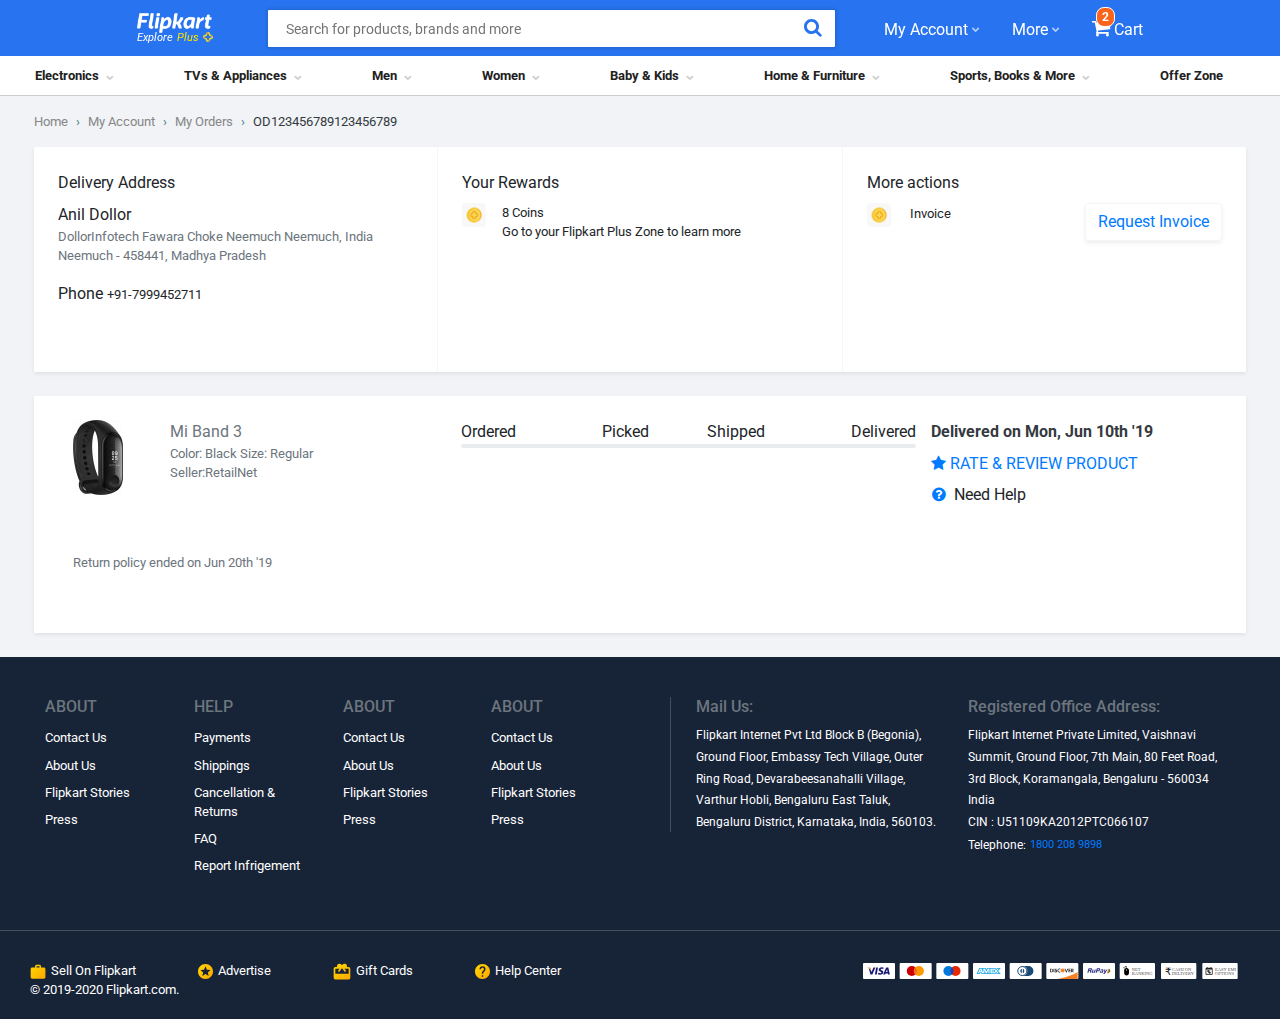
<file: order_details_test.html>
<!doctype html>
<html lang="en">
	<head>
		<!-- Required meta tags -->
		<meta charset="utf-8">
		<meta name="viewport" content="width=device-width, initial-scale=1, shrink-to-fit=no">

		<!-- Bootstrap CSS -->
		<link rel="stylesheet" href="css/bootstrap.min.css">
		<link rel="stylesheet" href="css/bootstrap-slider.css">
		<link rel="stylesheet" href="https://cdnjs.cloudflare.com/ajax/libs/font-awesome/4.7.0/css/font-awesome.min.css">
		<link href="https://fonts.googleapis.com/css?family=Roboto" rel="stylesheet">
		<link rel="shortcut icon" href="favicon.ico">
		<title>Online Shopping Site for Mobiles, Electronics, Furniture, Grocery, Lifestyle, Books &amp; More. Best Offers!</title>
		<link rel="stylesheet" type="text/css" href="css/jquery.simpleLens.css">
		<link rel="stylesheet" type="text/css" href="css/jquery.simpleGallery.css">
	
		<link rel="stylesheet" href="css/style.css">
	</head>
	<body>
		<!-- The Modal -->
		<div class="modal" id="myModal">
			<div class="modal-dialog modal-lg">
				<div class="modal-content">
					<button type="button" class="close" data-dismiss="modal">&times;</button>
					<!-- Modal body -->
					<div class="modal-body">
						<div class="row">
							<div class="col-md-5 bg-primary text-white modalpadding modalpadding_img">
								<h2 class="">Login</h2>
								<p>Get access to your Orders, Wishlist and Recomendations</p>
		
							</div>
							<div class="col-md-7 bg-white modalpadding modalpaddinglogin">
								<form class="loginform">
									<div class="form-group" style="margin-bottom:40px;">
										<span class="text-secondary">Enter Email/Mobile Number</span>
										<input autocomplete="off" type="text" name="email" class="form-control">
									</div>
									<div class="form-group" style="margin-bottom:20px;">
										<span class="text-secondary">Enter Password</span>
										<input autocomplete="off" type="password" name="password" class="form-control">
										<a href="btn btn-link" class="forgot">Forgot?</a>
									</div>
									<div class="form-group">										
										<input type="submit" name="submit" class="btn btn-lg text-white btn-warning btn-block" value="Login">
									</div>
								</form>
								<a href="#" class="btn btn-lg text-primary btn-white btn-block newtofk">New to Flipkart? Sign up</a>
							</div>
						</div>
					</div>
				</div>
			</div>
		</div>
		<header>
			<div class="header_top">
				<div class="row">
					<div class="col-md-1">
					</div>
					<div class="col-md-7">
						<div class="row">
							<div class="col-md-2">
								<a href="#" class="a_logo">
									<img width="75" src="img/flipkart.png">
									<div class="a_ep">
										<span class="ep explore">Explore</span> <span class="ep plus">Plus</span>
										<img width="10" src="img/plus.png">
									</div>					
								</a>
							</div>
							<div class="col-md-10">
								<form class="search_form">
									<input class="search_box" autocomplete="off" type="text" name="search" placeholder="Search for products, brands and more">
									<button type="submit" class="btn search_btn">
										<i class="fa fa-search"></i>
									</button>
									<div class="a_search_list">
										<ul class="nav flex-column recentul">
											<li class="nav-item">
												<a class="nav-link" href="#"><i class="fa fa-refresh text-secondary"></i> Core i9</a>
											</li>
											<li class="nav-item">
												<a class="nav-link" href="#"><i class="fa fa-refresh text-secondary"></i> pendrive</a>
											</li>
											<li class="nav-item">
												<a class="nav-link" href="#"><i class="fa fa-refresh text-secondary"></i> laptop</a>
											</li>
											<li class="nav-item">
												<a class="nav-link" href="#"><i class="fa fa-refresh text-secondary"></i> laptop</a>
											</li>
										</ul>
										<h6 class="text-secondary">Trending</h6>
										<ul class="nav flex-column">
											<li class="nav-item">
												<a class="nav-link" href="#"><i class="fa fa-search"></i> mobiles</a>
											</li>
											<li class="nav-item">
												<a class="nav-link" href="#"><i class="fa fa-search"></i> mobiles</a>
											</li>
											<li class="nav-item">
												<a class="nav-link" href="#"><i class="fa fa-search"></i> laptops</a>
											</li>
											<li class="nav-item">
												<a class="nav-link" href="#"><i class="fa fa-search"></i> television</a>
											</li>
											<li class="nav-item">
												<a class="nav-link" href="#"><i class="fa fa-search"></i> washing machines</a>
											</li>
											<li class="nav-item">
												<a class="nav-link" href="#"><i class="fa fa-search"></i> refigerators</a>
											</li>
											<li class="nav-item">
												<a class="nav-link" href="#"><i class="fa fa-search"></i> shoes</a>
											</li>
											<li class="nav-item">
												<a class="nav-link" href="#"><i class="fa fa-search"></i> sarees</a>
											</li>
										</ul>
									</div>
								</form>
							</div>
						</div>
						
						
					</div>
					<div class="col-md-4">
						<ul class="nav nav-pills a_top_nav">
							<li class="nav-item">
								<a class="nav-link have_chevron_mouseover" href="#">My Account <i class="fa fa-chevron-down"></i></a>
								<ul class="nav flex-column submenu">
									<li class="nav-item">
										<span class="triangleup"></span>
										<a class="nav-link" href="#"><i class="fa fa-bell"></i> My Profile</a>
									</li>
									<li class="nav-item">
										<a class="nav-link" href="#"><i class="fa fa-briefcase"></i> Flipkart Plus Zone</a>
									</li>
									<li class="nav-item">
										<a class="nav-link" href="#"><i class="fa fa-question-circle"></i> Game Zone</a>
									</li>
									<li class="nav-item">
										<a class="nav-link" href="#"><i class="fa fa-line-chart "></i> Orders</a>
									</li>
									<li class="nav-item">
										<a class="nav-link" href="#"><i class="fa fa-download"></i> Wishlist</a>
									</li>
									<li class="nav-item">
										<a class="nav-link" href="#"><i class="fa fa-download"></i> My Chat</a>
									</li>
									<li class="nav-item">
										<a class="nav-link" href="#"><i class="fa fa-download"></i> Gift Cards</a>
									</li>
									<li class="nav-item">
										<a class="nav-link" href="#"><i class="fa fa-download"></i> Notitfications</a>
									</li>
									<li class="nav-item">
										<a class="nav-link" href="#"><i class="fa fa-download"></i> Logout</a>
									</li>
								</ul>
							</li>
							<!--
							<li class="nav-item">
								<a class="nav-link" href="#" data-toggle="modal" data-target="#myModal">Login &amp; Signup</a>
							</li>
							-->
							<li class="nav-item">
								<a class="nav-link have_chevron_mouseover" href="#">More <i class="fa fa-chevron-down"></i></a>
								<ul class="nav flex-column submenu">
									<li class="nav-item">
										<span class="triangleup"></span>
										<a class="nav-link" href="#"><i class="fa fa-bell"></i> Notification Preferences</a>
									</li>
									<li class="nav-item">
										<a class="nav-link" href="#"><i class="fa fa-briefcase"></i> Sell on Flipkart</a>
									</li>
									<li class="nav-item">
										<a class="nav-link" href="#"><i class="fa fa-question-circle"></i> 24x7 Customer Support</a>
									</li>
									<li class="nav-item">
										<a class="nav-link" href="#"><i class="fa fa-line-chart "></i> Advertise</a>
									</li>
									<li class="nav-item">
										<a class="nav-link" href="#"><i class="fa fa-download"></i> Download App</a>
									</li>
								</ul>
							</li>
							<li class="nav-item">
								<a style="position:relative;" class="nav-link" href="#"><span class="badge badge-light a_bg_orange a_cart_count text-white">2</span> <i class="fa fa-shopping-cart"></i> Cart</a>
							</li>
						</ul>
					</div>
				</div>							
			</div>
			<div class="header_bottom header_bottom_nav">
				<ul class="nav header_bottom_nav_ul">
					<li class="nav-item have_chevron_mouseover">
						<a class="nav-link" href="#">Electronics <i class="fa fa-chevron-down"></i></a>
						<div class="category_submenu position-fixed shadow-sm mt-0 ml-5 mr-5">
							<div class="row">
								<div class="col a_wht">
									<h6> Electronics <i class="fa fa-caret-right"></i></h6>
									<ul>
										<li>
											<a href="#">MI</a>
										</li>
										<li>
											<a href="#">RealMe</a>
										</li>
										<li>
											<a href="#">Samsung</a>
										</li>
										<li>
											<a href="#">Infinix</a>
										</li>
										<li>
											<a href="#">Oppo </a>
										</li>
										<li>
											<a href="#">Apple</a>
										</li>
										<li>
											<a href="#">Vivo</a>
										</li>
										<li>
											<a href="#">Honor</a>
										</li>
										<li>
											<a href="#">Asus</a>
										</li>
										<li>
											<a href="#">Samsung S10 Series</a>
										</li>
										<li>
											<a href="#">Redme Note 7 Pro</a>
										</li>
										<li>
											<a href="#">Redmi Go</a>
										</li>
										<li>
											<a href="#">RealMe C2</a>
										</li>
										<li>
											<a href="#">Infinix Smart 3 Plus</a>
										</li>
										<li>
											<a href="#">Vivo V15</a>
										</li>
										<li>
											<a href="#">Vivo V15</a>
										</li>
										<li>
											<a href="#">Vivo V15</a>
										</li>
										<li>
											<a href="#">Vivo V15</a>
										</li>
									</ul>
								</div>
								<div class="col a_gry">
									<h6> Mobiles <i class="fa fa-caret-right"></i></h6>
									<ul>
										<li>
											<a href="#">MI</a>
										</li>
										<li>
											<a href="#">RealMe</a>
										</li>
										<li>
											<a href="#">Samsung</a>
										</li>
										<li>
											<a href="#">Infinix</a>
										</li>
										<li>
											<a href="#">Oppo </a>
										</li>
										<li>
											<a href="#">Apple</a>
										</li>
										<li>
											<a href="#">Vivo</a>
										</li>
										<li>
											<a href="#">Honor</a>
										</li>
										<li>
											<a href="#">Asus</a>
										</li>
										<li>
											<a href="#">Samsung S10 Series</a>
										</li>
										<li>
											<a href="#">Redme Note 7 Pro</a>
										</li>
										<li>
											<a href="#">Redmi Go</a>
										</li>
										<li>
											<a href="#">RealMe C2</a>
										</li>
										<li>
											<a href="#">Infinix Smart 3 Plus</a>
										</li>
										<li>
											<a href="#">Vivo V15</a>
										</li>
										<li>
											<a href="#">Vivo V15</a>
										</li>
										<li>
											<a href="#">Vivo V15</a>
										</li>
										<li>
											<a href="#">Vivo V15</a>
										</li>
									</ul>
								</div>
								<div class="col a_wht">
									<h6> Mobiles <i class="fa fa-caret-right"></i></h6>
									<ul>
										<li>
											<a href="#">MI</a>
										</li>
										<li>
											<a href="#">RealMe</a>
										</li>
										<li>
											<a href="#">Samsung</a>
										</li>
										<li>
											<a href="#">Infinix</a>
										</li>
										<li>
											<a href="#">Oppo </a>
										</li>
										<li>
											<a href="#">Apple</a>
										</li>
										<li>
											<a href="#">Vivo</a>
										</li>
										<li>
											<a href="#">Honor</a>
										</li>
										<li>
											<a href="#">Asus</a>
										</li>
										<li>
											<a href="#">Samsung S10 Series</a>
										</li>
										<li>
											<a href="#">Redme Note 7 Pro</a>
										</li>
										<li>
											<a href="#">Redmi Go</a>
										</li>
										<li>
											<a href="#">RealMe C2</a>
										</li>
										<li>
											<a href="#">Infinix Smart 3 Plus</a>
										</li>
										<li>
											<a href="#">Vivo V15</a>
										</li>
										<li>
											<a href="#">Vivo V15</a>
										</li>
										<li>
											<a href="#">Vivo V15</a>
										</li>
										<li>
											<a href="#">Vivo V15</a>
										</li>
									</ul>
								</div>
								<div class="col a_gry">
									<h6> Mobiles <i class="fa fa-caret-right"></i></h6>
									<ul>
										<li>
											<a href="#">MI</a>
										</li>
										<li>
											<a href="#">RealMe</a>
										</li>
										<li>
											<a href="#">Samsung</a>
										</li>
										<li>
											<a href="#">Infinix</a>
										</li>
										<li>
											<a href="#">Oppo </a>
										</li>
										<li>
											<a href="#">Apple</a>
										</li>
										<li>
											<a href="#">Vivo</a>
										</li>
										<li>
											<a href="#">Honor</a>
										</li>
										<li>
											<a href="#">Asus</a>
										</li>
										<li>
											<a href="#">Samsung S10 Series</a>
										</li>
										<li>
											<a href="#">Redme Note 7 Pro</a>
										</li>
										<li>
											<a href="#">Redmi Go</a>
										</li>
										<li>
											<a href="#">RealMe C2</a>
										</li>
										<li>
											<a href="#">Infinix Smart 3 Plus</a>
										</li>
										<li>
											<a href="#">Vivo V15</a>
										</li>
										<li>
											<a href="#">Vivo V15</a>
										</li>
										<li>
											<a href="#">Vivo V15</a>
										</li>
										<li>
											<a href="#">Vivo V15</a>
										</li>
									</ul>
								</div>
								<div class="col a_wht">
									<h6> Mobiles <i class="fa fa-caret-right"></i></h6>
									<ul>
										<li>
											<a href="#">MI</a>
										</li>
										<li>
											<a href="#">RealMe</a>
										</li>
										<li>
											<a href="#">Samsung</a>
										</li>
										<li>
											<a href="#">Infinix</a>
										</li>
										<li>
											<a href="#">Oppo </a>
										</li>
										<li>
											<a href="#">Apple</a>
										</li>
										<li>
											<a href="#">Vivo</a>
										</li>
										<li>
											<a href="#">Honor</a>
										</li>
										<li>
											<a href="#">Asus</a>
										</li>
										<li>
											<a href="#">Samsung S10 Series</a>
										</li>
										<li>
											<a href="#">Redme Note 7 Pro</a>
										</li>
										<li>
											<a href="#">Redmi Go</a>
										</li>
										<li>
											<a href="#">RealMe C2</a>
										</li>
										<li>
											<a href="#">Infinix Smart 3 Plus</a>
										</li>
										<li>
											<a href="#">Vivo V15</a>
										</li>
										<li>
											<a href="#">Vivo V15</a>
										</li>
										<li>
											<a href="#">Vivo V15</a>
										</li>
										<li>
											<a href="#">Vivo V15</a>
										</li>
									</ul>
								</div>
							</div>
						</div>
					</li>
			
					<li class="nav-item have_chevron_mouseover">
						<a class="nav-link" href="#">TVs &amp; Appliances <i class="fa fa-chevron-down"></i></a>
						<div class="category_submenu position-fixed shadow-sm mt-0 ml-5 mr-5 a_tvnappliaces">
							<div class="row">
								<div class="col a_wht">
									<h6> Tv &amp; Appliances <i class="fa fa-caret-right"></i></h6>
									<ul>
										<li>
											<a href="#">MI</a>
										</li>
										<li>
											<a href="#">RealMe</a>
										</li>
										<li>
											<a href="#">Samsung</a>
										</li>
										<li>
											<a href="#">Infinix</a>
										</li>
										<li>
											<a href="#">Oppo </a>
										</li>
										<li>
											<a href="#">Apple</a>
										</li>
										<li>
											<a href="#">Vivo</a>
										</li>
										<li>
											<a href="#">Honor</a>
										</li>
										<li>
											<a href="#">Asus</a>
										</li>
										<li>
											<a href="#">Samsung S10 Series</a>
										</li>
										<li>
											<a href="#">Redme Note 7 Pro</a>
										</li>
										<li>
											<a href="#">Redmi Go</a>
										</li>
										<li>
											<a href="#">RealMe C2</a>
										</li>
										<li>
											<a href="#">Infinix Smart 3 Plus</a>
										</li>
										<li>
											<a href="#">Vivo V15</a>
										</li>
										<li>
											<a href="#">Vivo V15</a>
										</li>
										<li>
											<a href="#">Vivo V15</a>
										</li>
										<li>
											<a href="#">Vivo V15</a>
										</li>
									</ul>
								</div>
								<div class="col a_gry">
									<h6> Mobiles <i class="fa fa-caret-right"></i></h6>
									<ul>
										<li>
											<a href="#">MI</a>
										</li>
										<li>
											<a href="#">RealMe</a>
										</li>
										<li>
											<a href="#">Samsung</a>
										</li>
										<li>
											<a href="#">Infinix</a>
										</li>
										<li>
											<a href="#">Oppo </a>
										</li>
										<li>
											<a href="#">Apple</a>
										</li>
										<li>
											<a href="#">Vivo</a>
										</li>
										<li>
											<a href="#">Honor</a>
										</li>
										<li>
											<a href="#">Asus</a>
										</li>
										<li>
											<a href="#">Samsung S10 Series</a>
										</li>
										<li>
											<a href="#">Redme Note 7 Pro</a>
										</li>
										<li>
											<a href="#">Redmi Go</a>
										</li>
										<li>
											<a href="#">RealMe C2</a>
										</li>
										<li>
											<a href="#">Infinix Smart 3 Plus</a>
										</li>
										<li>
											<a href="#">Vivo V15</a>
										</li>
										<li>
											<a href="#">Vivo V15</a>
										</li>
										<li>
											<a href="#">Vivo V15</a>
										</li>
										<li>
											<a href="#">Vivo V15</a>
										</li>
									</ul>
								</div>
								<div class="col a_wht">
									<h6> Mobiles <i class="fa fa-caret-right"></i></h6>
									<ul>
										<li>
											<a href="#">MI</a>
										</li>
										<li>
											<a href="#">RealMe</a>
										</li>
										<li>
											<a href="#">Samsung</a>
										</li>
										<li>
											<a href="#">Infinix</a>
										</li>
										<li>
											<a href="#">Oppo </a>
										</li>
										<li>
											<a href="#">Apple</a>
										</li>
										<li>
											<a href="#">Vivo</a>
										</li>
										<li>
											<a href="#">Honor</a>
										</li>
										<li>
											<a href="#">Asus</a>
										</li>
										<li>
											<a href="#">Samsung S10 Series</a>
										</li>
										<li>
											<a href="#">Redme Note 7 Pro</a>
										</li>
										<li>
											<a href="#">Redmi Go</a>
										</li>
										<li>
											<a href="#">RealMe C2</a>
										</li>
										<li>
											<a href="#">Infinix Smart 3 Plus</a>
										</li>
										<li>
											<a href="#">Vivo V15</a>
										</li>
										<li>
											<a href="#">Vivo V15</a>
										</li>
										<li>
											<a href="#">Vivo V15</a>
										</li>
										<li>
											<a href="#">Vivo V15</a>
										</li>
									</ul>
								</div>
								<div class="col a_gry">
									<h6> Mobiles <i class="fa fa-caret-right"></i></h6>
									<ul>
										<li>
											<a href="#">MI</a>
										</li>
										<li>
											<a href="#">RealMe</a>
										</li>
										<li>
											<a href="#">Samsung</a>
										</li>
										<li>
											<a href="#">Infinix</a>
										</li>
										<li>
											<a href="#">Oppo </a>
										</li>
										<li>
											<a href="#">Apple</a>
										</li>
										<li>
											<a href="#">Vivo</a>
										</li>
										<li>
											<a href="#">Honor</a>
										</li>
										<li>
											<a href="#">Asus</a>
										</li>
										<li>
											<a href="#">Samsung S10 Series</a>
										</li>
										<li>
											<a href="#">Redme Note 7 Pro</a>
										</li>
										<li>
											<a href="#">Redmi Go</a>
										</li>
										<li>
											<a href="#">RealMe C2</a>
										</li>
										<li>
											<a href="#">Infinix Smart 3 Plus</a>
										</li>
										<li>
											<a href="#">Vivo V15</a>
										</li>
										<li>
											<a href="#">Vivo V15</a>
										</li>
										<li>
											<a href="#">Vivo V15</a>
										</li>
										<li>
											<a href="#">Vivo V15</a>
										</li>
									</ul>
								</div>
								<div class="col a_wht">
									<h6> Appliances <i class="fa fa-caret-right"></i></h6>
									<ul>
										<li>
											<a href="#">MI</a>
										</li>
										<li>
											<a href="#">RealMe</a>
										</li>
										<li>
											<a href="#">Samsung</a>
										</li>
										<li>
											<a href="#">Infinix</a>
										</li>
										<li>
											<a href="#">Oppo </a>
										</li>
										<li>
											<a href="#">Apple</a>
										</li>
										<li>
											<a href="#">Vivo</a>
										</li>
										<li>
											<a href="#">Honor</a>
										</li>
										<li>
											<a href="#">Asus</a>
										</li>
										<li>
											<a href="#">Samsung S10 Series</a>
										</li>
										<li>
											<a href="#">Redme Note 7 Pro</a>
										</li>
										<li>
											<a href="#">Redmi Go</a>
										</li>
										<li>
											<a href="#">RealMe C2</a>
										</li>
										<li>
											<a href="#">Infinix Smart 3 Plus</a>
										</li>
										<li>
											<a href="#">Vivo V15</a>
										</li>
										<li>
											<a href="#">Vivo V15</a>
										</li>
										<li>
											<a href="#">Vivo V15</a>
										</li>
										<li>
											<a href="#">Vivo V15</a>
										</li>
									</ul>
								</div>
							</div>
						</div>
					</li>
					<li class="nav-item have_chevron_mouseover">
						<a class="nav-link" href="#">Men <i class="fa fa-chevron-down"></i></a>
						<div class="category_submenu position-fixed shadow-sm mt-0 ml-5 mr-5 a_men">
							<div class="row">
								<div class="col a_wht">
									<h6> Mens <i class="fa fa-caret-right"></i></h6>
									<ul>
										<li>
											<a href="#">MI</a>
										</li>
										<li>
											<a href="#">RealMe</a>
										</li>
										<li>
											<a href="#">Samsung</a>
										</li>
										<li>
											<a href="#">Infinix</a>
										</li>
										<li>
											<a href="#">Oppo </a>
										</li>
										<li>
											<a href="#">Apple</a>
										</li>
										<li>
											<a href="#">Vivo</a>
										</li>
										<li>
											<a href="#">Honor</a>
										</li>
										<li>
											<a href="#">Asus</a>
										</li>
										<li>
											<a href="#">Samsung S10 Series</a>
										</li>
										<li>
											<a href="#">Redme Note 7 Pro</a>
										</li>
										<li>
											<a href="#">Redmi Go</a>
										</li>
										<li>
											<a href="#">RealMe C2</a>
										</li>
										<li>
											<a href="#">Infinix Smart 3 Plus</a>
										</li>
										<li>
											<a href="#">Vivo V15</a>
										</li>
										<li>
											<a href="#">Vivo V15</a>
										</li>
										<li>
											<a href="#">Vivo V15</a>
										</li>
										<li>
											<a href="#">Vivo V15</a>
										</li>
									</ul>
								</div>
								<div class="col a_gry">
									<h6> Mobiles <i class="fa fa-caret-right"></i></h6>
									<ul>
										<li>
											<a href="#">MI</a>
										</li>
										<li>
											<a href="#">RealMe</a>
										</li>
										<li>
											<a href="#">Samsung</a>
										</li>
										<li>
											<a href="#">Infinix</a>
										</li>
										<li>
											<a href="#">Oppo </a>
										</li>
										<li>
											<a href="#">Apple</a>
										</li>
										<li>
											<a href="#">Vivo</a>
										</li>
										<li>
											<a href="#">Honor</a>
										</li>
										<li>
											<a href="#">Asus</a>
										</li>
										<li>
											<a href="#">Samsung S10 Series</a>
										</li>
										<li>
											<a href="#">Redme Note 7 Pro</a>
										</li>
										<li>
											<a href="#">Redmi Go</a>
										</li>
										<li>
											<a href="#">RealMe C2</a>
										</li>
										<li>
											<a href="#">Infinix Smart 3 Plus</a>
										</li>
										<li>
											<a href="#">Vivo V15</a>
										</li>
										<li>
											<a href="#">Vivo V15</a>
										</li>
										<li>
											<a href="#">Vivo V15</a>
										</li>
										<li>
											<a href="#">Vivo V15</a>
										</li>
									</ul>
								</div>
								<div class="col a_wht">
									<h6> Mobiles <i class="fa fa-caret-right"></i></h6>
									<ul>
										<li>
											<a href="#">MI</a>
										</li>
										<li>
											<a href="#">RealMe</a>
										</li>
										<li>
											<a href="#">Samsung</a>
										</li>
										<li>
											<a href="#">Infinix</a>
										</li>
										<li>
											<a href="#">Oppo </a>
										</li>
										<li>
											<a href="#">Apple</a>
										</li>
										<li>
											<a href="#">Vivo</a>
										</li>
										<li>
											<a href="#">Honor</a>
										</li>
										<li>
											<a href="#">Asus</a>
										</li>
										<li>
											<a href="#">Samsung S10 Series</a>
										</li>
										<li>
											<a href="#">Redme Note 7 Pro</a>
										</li>
										<li>
											<a href="#">Redmi Go</a>
										</li>
										<li>
											<a href="#">RealMe C2</a>
										</li>
										<li>
											<a href="#">Infinix Smart 3 Plus</a>
										</li>
										<li>
											<a href="#">Vivo V15</a>
										</li>
										<li>
											<a href="#">Vivo V15</a>
										</li>
										<li>
											<a href="#">Vivo V15</a>
										</li>
										<li>
											<a href="#">Vivo V15</a>
										</li>
									</ul>
								</div>
								<div class="col a_gry">
									<h6> Mobiles <i class="fa fa-caret-right"></i></h6>
									<ul>
										<li>
											<a href="#">MI</a>
										</li>
										<li>
											<a href="#">RealMe</a>
										</li>
										<li>
											<a href="#">Samsung</a>
										</li>
										<li>
											<a href="#">Infinix</a>
										</li>
										<li>
											<a href="#">Oppo </a>
										</li>
										<li>
											<a href="#">Apple</a>
										</li>
										<li>
											<a href="#">Vivo</a>
										</li>
										<li>
											<a href="#">Honor</a>
										</li>
										<li>
											<a href="#">Asus</a>
										</li>
										<li>
											<a href="#">Samsung S10 Series</a>
										</li>
										<li>
											<a href="#">Redme Note 7 Pro</a>
										</li>
										<li>
											<a href="#">Redmi Go</a>
										</li>
										<li>
											<a href="#">RealMe C2</a>
										</li>
										<li>
											<a href="#">Infinix Smart 3 Plus</a>
										</li>
										<li>
											<a href="#">Vivo V15</a>
										</li>
										<li>
											<a href="#">Vivo V15</a>
										</li>
										<li>
											<a href="#">Vivo V15</a>
										</li>
										<li>
											<a href="#">Vivo V15</a>
										</li>
									</ul>
								</div>
								<div class="col a_wht">
									<h6> Mobiles <i class="fa fa-caret-right"></i></h6>
									<ul>
										<li>
											<a href="#">MI</a>
										</li>
										<li>
											<a href="#">RealMe</a>
										</li>
										<li>
											<a href="#">Samsung</a>
										</li>
										<li>
											<a href="#">Infinix</a>
										</li>
										<li>
											<a href="#">Oppo </a>
										</li>
										<li>
											<a href="#">Apple</a>
										</li>
										<li>
											<a href="#">Vivo</a>
										</li>
										<li>
											<a href="#">Honor</a>
										</li>
										<li>
											<a href="#">Asus</a>
										</li>
										<li>
											<a href="#">Samsung S10 Series</a>
										</li>
										<li>
											<a href="#">Redme Note 7 Pro</a>
										</li>
										<li>
											<a href="#">Redmi Go</a>
										</li>
										<li>
											<a href="#">RealMe C2</a>
										</li>
										<li>
											<a href="#">Infinix Smart 3 Plus</a>
										</li>
										<li>
											<a href="#">Vivo V15</a>
										</li>
										<li>
											<a href="#">Vivo V15</a>
										</li>
										<li>
											<a href="#">Vivo V15</a>
										</li>
										<li>
											<a href="#">Vivo V15</a>
										</li>
									</ul>
								</div>
							</div>
						</div>
					</li>
					<li class="nav-item have_chevron_mouseover">
						<a class="nav-link" href="#">Women <i class="fa fa-chevron-down"></i></a>
						<div class="category_submenu position-fixed shadow-sm mt-0 ml-5 mr-5">
							<div class="row">
								<div class="col a_wht">
									<h6> Women <i class="fa fa-caret-right"></i></h6>
									<ul>
										<li>
											<a href="#">MI</a>
										</li>
										<li>
											<a href="#">RealMe</a>
										</li>
										<li>
											<a href="#">Samsung</a>
										</li>
										<li>
											<a href="#">Infinix</a>
										</li>
										<li>
											<a href="#">Oppo </a>
										</li>
										<li>
											<a href="#">Apple</a>
										</li>
										<li>
											<a href="#">Vivo</a>
										</li>
										<li>
											<a href="#">Honor</a>
										</li>
										<li>
											<a href="#">Asus</a>
										</li>
										<li>
											<a href="#">Samsung S10 Series</a>
										</li>
										<li>
											<a href="#">Redme Note 7 Pro</a>
										</li>
										<li>
											<a href="#">Redmi Go</a>
										</li>
										<li>
											<a href="#">RealMe C2</a>
										</li>
										<li>
											<a href="#">Infinix Smart 3 Plus</a>
										</li>
										<li>
											<a href="#">Vivo V15</a>
										</li>
										<li>
											<a href="#">Vivo V15</a>
										</li>
										<li>
											<a href="#">Vivo V15</a>
										</li>
										<li>
											<a href="#">Vivo V15</a>
										</li>
									</ul>
								</div>
								<div class="col a_gry">
									<h6> Mobiles <i class="fa fa-caret-right"></i></h6>
									<ul>
										<li>
											<a href="#">MI</a>
										</li>
										<li>
											<a href="#">RealMe</a>
										</li>
										<li>
											<a href="#">Samsung</a>
										</li>
										<li>
											<a href="#">Infinix</a>
										</li>
										<li>
											<a href="#">Oppo </a>
										</li>
										<li>
											<a href="#">Apple</a>
										</li>
										<li>
											<a href="#">Vivo</a>
										</li>
										<li>
											<a href="#">Honor</a>
										</li>
										<li>
											<a href="#">Asus</a>
										</li>
										<li>
											<a href="#">Samsung S10 Series</a>
										</li>
										<li>
											<a href="#">Redme Note 7 Pro</a>
										</li>
										<li>
											<a href="#">Redmi Go</a>
										</li>
										<li>
											<a href="#">RealMe C2</a>
										</li>
										<li>
											<a href="#">Infinix Smart 3 Plus</a>
										</li>
										<li>
											<a href="#">Vivo V15</a>
										</li>
										<li>
											<a href="#">Vivo V15</a>
										</li>
										<li>
											<a href="#">Vivo V15</a>
										</li>
										<li>
											<a href="#">Vivo V15</a>
										</li>
									</ul>
								</div>
								<div class="col a_wht">
									<h6> Mobiles <i class="fa fa-caret-right"></i></h6>
									<ul>
										<li>
											<a href="#">MI</a>
										</li>
										<li>
											<a href="#">RealMe</a>
										</li>
										<li>
											<a href="#">Samsung</a>
										</li>
										<li>
											<a href="#">Infinix</a>
										</li>
										<li>
											<a href="#">Oppo </a>
										</li>
										<li>
											<a href="#">Apple</a>
										</li>
										<li>
											<a href="#">Vivo</a>
										</li>
										<li>
											<a href="#">Honor</a>
										</li>
										<li>
											<a href="#">Asus</a>
										</li>
										<li>
											<a href="#">Samsung S10 Series</a>
										</li>
										<li>
											<a href="#">Redme Note 7 Pro</a>
										</li>
										<li>
											<a href="#">Redmi Go</a>
										</li>
										<li>
											<a href="#">RealMe C2</a>
										</li>
										<li>
											<a href="#">Infinix Smart 3 Plus</a>
										</li>
										<li>
											<a href="#">Vivo V15</a>
										</li>
										<li>
											<a href="#">Vivo V15</a>
										</li>
										<li>
											<a href="#">Vivo V15</a>
										</li>
										<li>
											<a href="#">Vivo V15</a>
										</li>
									</ul>
								</div>
								<div class="col a_gry">
									<h6> Mobiles <i class="fa fa-caret-right"></i></h6>
									<ul>
										<li>
											<a href="#">MI</a>
										</li>
										<li>
											<a href="#">RealMe</a>
										</li>
										<li>
											<a href="#">Samsung</a>
										</li>
										<li>
											<a href="#">Infinix</a>
										</li>
										<li>
											<a href="#">Oppo </a>
										</li>
										<li>
											<a href="#">Apple</a>
										</li>
										<li>
											<a href="#">Vivo</a>
										</li>
										<li>
											<a href="#">Honor</a>
										</li>
										<li>
											<a href="#">Asus</a>
										</li>
										<li>
											<a href="#">Samsung S10 Series</a>
										</li>
										<li>
											<a href="#">Redme Note 7 Pro</a>
										</li>
										<li>
											<a href="#">Redmi Go</a>
										</li>
										<li>
											<a href="#">RealMe C2</a>
										</li>
										<li>
											<a href="#">Infinix Smart 3 Plus</a>
										</li>
										<li>
											<a href="#">Vivo V15</a>
										</li>
										<li>
											<a href="#">Vivo V15</a>
										</li>
										<li>
											<a href="#">Vivo V15</a>
										</li>
										<li>
											<a href="#">Vivo V15</a>
										</li>
									</ul>
								</div>
								<div class="col a_wht">
									<h6> Mobiles <i class="fa fa-caret-right"></i></h6>
									<ul>
										<li>
											<a href="#">MI</a>
										</li>
										<li>
											<a href="#">RealMe</a>
										</li>
										<li>
											<a href="#">Samsung</a>
										</li>
										<li>
											<a href="#">Infinix</a>
										</li>
										<li>
											<a href="#">Oppo </a>
										</li>
										<li>
											<a href="#">Apple</a>
										</li>
										<li>
											<a href="#">Vivo</a>
										</li>
										<li>
											<a href="#">Honor</a>
										</li>
										<li>
											<a href="#">Asus</a>
										</li>
										<li>
											<a href="#">Samsung S10 Series</a>
										</li>
										<li>
											<a href="#">Redme Note 7 Pro</a>
										</li>
										<li>
											<a href="#">Redmi Go</a>
										</li>
										<li>
											<a href="#">RealMe C2</a>
										</li>
										<li>
											<a href="#">Infinix Smart 3 Plus</a>
										</li>
										<li>
											<a href="#">Vivo V15</a>
										</li>
										<li>
											<a href="#">Vivo V15</a>
										</li>
										<li>
											<a href="#">Vivo V15</a>
										</li>
										<li>
											<a href="#">Vivo V15</a>
										</li>
									</ul>
								</div>
							</div>
						</div>
					</li>
					<li class="nav-item have_chevron_mouseover">
						<a class="nav-link" href="#">Baby &amp; Kids <i class="fa fa-chevron-down"></i></a>
						<div class="category_submenu position-fixed shadow-sm mt-0 ml-5 mr-5">
							<div class="row">
								<div class="col a_wht">
									<h6> Baby &amp; Kids <i class="fa fa-caret-right"></i></h6>
									<ul>
										<li>
											<a href="#">MI</a>
										</li>
										<li>
											<a href="#">RealMe</a>
										</li>
										<li>
											<a href="#">Samsung</a>
										</li>
										<li>
											<a href="#">Infinix</a>
										</li>
										<li>
											<a href="#">Oppo </a>
										</li>
										<li>
											<a href="#">Apple</a>
										</li>
										<li>
											<a href="#">Vivo</a>
										</li>
										<li>
											<a href="#">Honor</a>
										</li>
										<li>
											<a href="#">Asus</a>
										</li>
										<li>
											<a href="#">Samsung S10 Series</a>
										</li>
										<li>
											<a href="#">Redme Note 7 Pro</a>
										</li>
										<li>
											<a href="#">Redmi Go</a>
										</li>
										<li>
											<a href="#">RealMe C2</a>
										</li>
										<li>
											<a href="#">Infinix Smart 3 Plus</a>
										</li>
										<li>
											<a href="#">Vivo V15</a>
										</li>
										<li>
											<a href="#">Vivo V15</a>
										</li>
										<li>
											<a href="#">Vivo V15</a>
										</li>
										<li>
											<a href="#">Vivo V15</a>
										</li>
									</ul>
								</div>
								<div class="col a_gry">
									<h6> Mobiles <i class="fa fa-caret-right"></i></h6>
									<ul>
										<li>
											<a href="#">MI</a>
										</li>
										<li>
											<a href="#">RealMe</a>
										</li>
										<li>
											<a href="#">Samsung</a>
										</li>
										<li>
											<a href="#">Infinix</a>
										</li>
										<li>
											<a href="#">Oppo </a>
										</li>
										<li>
											<a href="#">Apple</a>
										</li>
										<li>
											<a href="#">Vivo</a>
										</li>
										<li>
											<a href="#">Honor</a>
										</li>
										<li>
											<a href="#">Asus</a>
										</li>
										<li>
											<a href="#">Samsung S10 Series</a>
										</li>
										<li>
											<a href="#">Redme Note 7 Pro</a>
										</li>
										<li>
											<a href="#">Redmi Go</a>
										</li>
										<li>
											<a href="#">RealMe C2</a>
										</li>
										<li>
											<a href="#">Infinix Smart 3 Plus</a>
										</li>
										<li>
											<a href="#">Vivo V15</a>
										</li>
										<li>
											<a href="#">Vivo V15</a>
										</li>
										<li>
											<a href="#">Vivo V15</a>
										</li>
										<li>
											<a href="#">Vivo V15</a>
										</li>
									</ul>
								</div>
								<div class="col a_wht">
									<h6> Mobiles <i class="fa fa-caret-right"></i></h6>
									<ul>
										<li>
											<a href="#">MI</a>
										</li>
										<li>
											<a href="#">RealMe</a>
										</li>
										<li>
											<a href="#">Samsung</a>
										</li>
										<li>
											<a href="#">Infinix</a>
										</li>
										<li>
											<a href="#">Oppo </a>
										</li>
										<li>
											<a href="#">Apple</a>
										</li>
										<li>
											<a href="#">Vivo</a>
										</li>
										<li>
											<a href="#">Honor</a>
										</li>
										<li>
											<a href="#">Asus</a>
										</li>
										<li>
											<a href="#">Samsung S10 Series</a>
										</li>
										<li>
											<a href="#">Redme Note 7 Pro</a>
										</li>
										<li>
											<a href="#">Redmi Go</a>
										</li>
										<li>
											<a href="#">RealMe C2</a>
										</li>
										<li>
											<a href="#">Infinix Smart 3 Plus</a>
										</li>
										<li>
											<a href="#">Vivo V15</a>
										</li>
										<li>
											<a href="#">Vivo V15</a>
										</li>
										<li>
											<a href="#">Vivo V15</a>
										</li>
										<li>
											<a href="#">Vivo V15</a>
										</li>
									</ul>
								</div>
								<div class="col a_gry">
									<h6> Mobiles <i class="fa fa-caret-right"></i></h6>
									<ul>
										<li>
											<a href="#">MI</a>
										</li>
										<li>
											<a href="#">RealMe</a>
										</li>
										<li>
											<a href="#">Samsung</a>
										</li>
										<li>
											<a href="#">Infinix</a>
										</li>
										<li>
											<a href="#">Oppo </a>
										</li>
										<li>
											<a href="#">Apple</a>
										</li>
										<li>
											<a href="#">Vivo</a>
										</li>
										<li>
											<a href="#">Honor</a>
										</li>
										<li>
											<a href="#">Asus</a>
										</li>
										<li>
											<a href="#">Samsung S10 Series</a>
										</li>
										<li>
											<a href="#">Redme Note 7 Pro</a>
										</li>
										<li>
											<a href="#">Redmi Go</a>
										</li>
										<li>
											<a href="#">RealMe C2</a>
										</li>
										<li>
											<a href="#">Infinix Smart 3 Plus</a>
										</li>
										<li>
											<a href="#">Vivo V15</a>
										</li>
										<li>
											<a href="#">Vivo V15</a>
										</li>
										<li>
											<a href="#">Vivo V15</a>
										</li>
										<li>
											<a href="#">Vivo V15</a>
										</li>
									</ul>
								</div>
								<div class="col a_wht">
									<h6> Mobiles <i class="fa fa-caret-right"></i></h6>
									<ul>
										<li>
											<a href="#">MI</a>
										</li>
										<li>
											<a href="#">RealMe</a>
										</li>
										<li>
											<a href="#">Samsung</a>
										</li>
										<li>
											<a href="#">Infinix</a>
										</li>
										<li>
											<a href="#">Oppo </a>
										</li>
										<li>
											<a href="#">Apple</a>
										</li>
										<li>
											<a href="#">Vivo</a>
										</li>
										<li>
											<a href="#">Honor</a>
										</li>
										<li>
											<a href="#">Asus</a>
										</li>
										<li>
											<a href="#">Samsung S10 Series</a>
										</li>
										<li>
											<a href="#">Redme Note 7 Pro</a>
										</li>
										<li>
											<a href="#">Redmi Go</a>
										</li>
										<li>
											<a href="#">RealMe C2</a>
										</li>
										<li>
											<a href="#">Infinix Smart 3 Plus</a>
										</li>
										<li>
											<a href="#">Vivo V15</a>
										</li>
										<li>
											<a href="#">Vivo V15</a>
										</li>
										<li>
											<a href="#">Vivo V15</a>
										</li>
										<li>
											<a href="#">Vivo V15</a>
										</li>
									</ul>
								</div>
							</div>
						</div>
					</li>
					<li class="nav-item have_chevron_mouseover">
						<a class="nav-link" href="#">Home &amp; Furniture <i class="fa fa-chevron-down"></i></a>
						<div class="category_submenu position-fixed shadow-sm mt-0 ml-5 mr-5">
							<div class="row">
								<div class="col a_wht">
									<h6> Home &amp; Furniture <i class="fa fa-caret-right"></i></h6>
									<ul>
										<li>
											<a href="#">MI</a>
										</li>
										<li>
											<a href="#">RealMe</a>
										</li>
										<li>
											<a href="#">Samsung</a>
										</li>
										<li>
											<a href="#">Infinix</a>
										</li>
										<li>
											<a href="#">Oppo </a>
										</li>
										<li>
											<a href="#">Apple</a>
										</li>
										<li>
											<a href="#">Vivo</a>
										</li>
										<li>
											<a href="#">Honor</a>
										</li>
										<li>
											<a href="#">Asus</a>
										</li>
										<li>
											<a href="#">Samsung S10 Series</a>
										</li>
										<li>
											<a href="#">Redme Note 7 Pro</a>
										</li>
										<li>
											<a href="#">Redmi Go</a>
										</li>
										<li>
											<a href="#">RealMe C2</a>
										</li>
										<li>
											<a href="#">Infinix Smart 3 Plus</a>
										</li>
										<li>
											<a href="#">Vivo V15</a>
										</li>
										<li>
											<a href="#">Vivo V15</a>
										</li>
										<li>
											<a href="#">Vivo V15</a>
										</li>
										<li>
											<a href="#">Vivo V15</a>
										</li>
									</ul>
								</div>
								<div class="col a_gry">
									<h6> Mobiles <i class="fa fa-caret-right"></i></h6>
									<ul>
										<li>
											<a href="#">MI</a>
										</li>
										<li>
											<a href="#">RealMe</a>
										</li>
										<li>
											<a href="#">Samsung</a>
										</li>
										<li>
											<a href="#">Infinix</a>
										</li>
										<li>
											<a href="#">Oppo </a>
										</li>
										<li>
											<a href="#">Apple</a>
										</li>
										<li>
											<a href="#">Vivo</a>
										</li>
										<li>
											<a href="#">Honor</a>
										</li>
										<li>
											<a href="#">Asus</a>
										</li>
										<li>
											<a href="#">Samsung S10 Series</a>
										</li>
										<li>
											<a href="#">Redme Note 7 Pro</a>
										</li>
										<li>
											<a href="#">Redmi Go</a>
										</li>
										<li>
											<a href="#">RealMe C2</a>
										</li>
										<li>
											<a href="#">Infinix Smart 3 Plus</a>
										</li>
										<li>
											<a href="#">Vivo V15</a>
										</li>
										<li>
											<a href="#">Vivo V15</a>
										</li>
										<li>
											<a href="#">Vivo V15</a>
										</li>
										<li>
											<a href="#">Vivo V15</a>
										</li>
									</ul>
								</div>
								<div class="col a_wht">
									<h6> Mobiles <i class="fa fa-caret-right"></i></h6>
									<ul>
										<li>
											<a href="#">MI</a>
										</li>
										<li>
											<a href="#">RealMe</a>
										</li>
										<li>
											<a href="#">Samsung</a>
										</li>
										<li>
											<a href="#">Infinix</a>
										</li>
										<li>
											<a href="#">Oppo </a>
										</li>
										<li>
											<a href="#">Apple</a>
										</li>
										<li>
											<a href="#">Vivo</a>
										</li>
										<li>
											<a href="#">Honor</a>
										</li>
										<li>
											<a href="#">Asus</a>
										</li>
										<li>
											<a href="#">Samsung S10 Series</a>
										</li>
										<li>
											<a href="#">Redme Note 7 Pro</a>
										</li>
										<li>
											<a href="#">Redmi Go</a>
										</li>
										<li>
											<a href="#">RealMe C2</a>
										</li>
										<li>
											<a href="#">Infinix Smart 3 Plus</a>
										</li>
										<li>
											<a href="#">Vivo V15</a>
										</li>
										<li>
											<a href="#">Vivo V15</a>
										</li>
										<li>
											<a href="#">Vivo V15</a>
										</li>
										<li>
											<a href="#">Vivo V15</a>
										</li>
									</ul>
								</div>
								<div class="col a_gry">
									<h6> Mobiles <i class="fa fa-caret-right"></i></h6>
									<ul>
										<li>
											<a href="#">MI</a>
										</li>
										<li>
											<a href="#">RealMe</a>
										</li>
										<li>
											<a href="#">Samsung</a>
										</li>
										<li>
											<a href="#">Infinix</a>
										</li>
										<li>
											<a href="#">Oppo </a>
										</li>
										<li>
											<a href="#">Apple</a>
										</li>
										<li>
											<a href="#">Vivo</a>
										</li>
										<li>
											<a href="#">Honor</a>
										</li>
										<li>
											<a href="#">Asus</a>
										</li>
										<li>
											<a href="#">Samsung S10 Series</a>
										</li>
										<li>
											<a href="#">Redme Note 7 Pro</a>
										</li>
										<li>
											<a href="#">Redmi Go</a>
										</li>
										<li>
											<a href="#">RealMe C2</a>
										</li>
										<li>
											<a href="#">Infinix Smart 3 Plus</a>
										</li>
										<li>
											<a href="#">Vivo V15</a>
										</li>
										<li>
											<a href="#">Vivo V15</a>
										</li>
										<li>
											<a href="#">Vivo V15</a>
										</li>
										<li>
											<a href="#">Vivo V15</a>
										</li>
									</ul>
								</div>
								<div class="col a_wht">
									<h6> Mobiles <i class="fa fa-caret-right"></i></h6>
									<ul>
										<li>
											<a href="#">MI</a>
										</li>
										<li>
											<a href="#">RealMe</a>
										</li>
										<li>
											<a href="#">Samsung</a>
										</li>
										<li>
											<a href="#">Infinix</a>
										</li>
										<li>
											<a href="#">Oppo </a>
										</li>
										<li>
											<a href="#">Apple</a>
										</li>
										<li>
											<a href="#">Vivo</a>
										</li>
										<li>
											<a href="#">Honor</a>
										</li>
										<li>
											<a href="#">Asus</a>
										</li>
										<li>
											<a href="#">Samsung S10 Series</a>
										</li>
										<li>
											<a href="#">Redme Note 7 Pro</a>
										</li>
										<li>
											<a href="#">Redmi Go</a>
										</li>
										<li>
											<a href="#">RealMe C2</a>
										</li>
										<li>
											<a href="#">Infinix Smart 3 Plus</a>
										</li>
										<li>
											<a href="#">Vivo V15</a>
										</li>
										<li>
											<a href="#">Vivo V15</a>
										</li>
										<li>
											<a href="#">Vivo V15</a>
										</li>
										<li>
											<a href="#">Vivo V15</a>
										</li>
									</ul>
								</div>
							</div>
						</div>
					</li>
					<li class="nav-item have_chevron_mouseover">
						<a class="nav-link" href="#">Sports, Books &amp; More <i class="fa fa-chevron-down"></i></a>
						<div class="category_submenu position-fixed shadow-sm mt-0 ml-5 mr-5">
							<div class="row">
								<div class="col a_wht">
									<h6> Sports, Books &amp; More  <i class="fa fa-caret-right"></i></h6>
									<ul>
										<li>
											<a href="#">MI</a>
										</li>
										<li>
											<a href="#">RealMe</a>
										</li>
										<li>
											<a href="#">Samsung</a>
										</li>
										<li>
											<a href="#">Infinix</a>
										</li>
										<li>
											<a href="#">Oppo </a>
										</li>
										<li>
											<a href="#">Apple</a>
										</li>
										<li>
											<a href="#">Vivo</a>
										</li>
										<li>
											<a href="#">Honor</a>
										</li>
										<li>
											<a href="#">Asus</a>
										</li>
										<li>
											<a href="#">Samsung S10 Series</a>
										</li>
										<li>
											<a href="#">Redme Note 7 Pro</a>
										</li>
										<li>
											<a href="#">Redmi Go</a>
										</li>
										<li>
											<a href="#">RealMe C2</a>
										</li>
										<li>
											<a href="#">Infinix Smart 3 Plus</a>
										</li>
										<li>
											<a href="#">Vivo V15</a>
										</li>
										<li>
											<a href="#">Vivo V15</a>
										</li>
										<li>
											<a href="#">Vivo V15</a>
										</li>
										<li>
											<a href="#">Vivo V15</a>
										</li>
									</ul>
								</div>
								<div class="col a_gry">
									<h6> Mobiles <i class="fa fa-caret-right"></i></h6>
									<ul>
										<li>
											<a href="#">MI</a>
										</li>
										<li>
											<a href="#">RealMe</a>
										</li>
										<li>
											<a href="#">Samsung</a>
										</li>
										<li>
											<a href="#">Infinix</a>
										</li>
										<li>
											<a href="#">Oppo </a>
										</li>
										<li>
											<a href="#">Apple</a>
										</li>
										<li>
											<a href="#">Vivo</a>
										</li>
										<li>
											<a href="#">Honor</a>
										</li>
										<li>
											<a href="#">Asus</a>
										</li>
										<li>
											<a href="#">Samsung S10 Series</a>
										</li>
										<li>
											<a href="#">Redme Note 7 Pro</a>
										</li>
										<li>
											<a href="#">Redmi Go</a>
										</li>
										<li>
											<a href="#">RealMe C2</a>
										</li>
										<li>
											<a href="#">Infinix Smart 3 Plus</a>
										</li>
										<li>
											<a href="#">Vivo V15</a>
										</li>
										<li>
											<a href="#">Vivo V15</a>
										</li>
										<li>
											<a href="#">Vivo V15</a>
										</li>
										<li>
											<a href="#">Vivo V15</a>
										</li>
									</ul>
								</div>
								<div class="col a_wht">
									<h6> Mobiles <i class="fa fa-caret-right"></i></h6>
									<ul>
										<li>
											<a href="#">MI</a>
										</li>
										<li>
											<a href="#">RealMe</a>
										</li>
										<li>
											<a href="#">Samsung</a>
										</li>
										<li>
											<a href="#">Infinix</a>
										</li>
										<li>
											<a href="#">Oppo </a>
										</li>
										<li>
											<a href="#">Apple</a>
										</li>
										<li>
											<a href="#">Vivo</a>
										</li>
										<li>
											<a href="#">Honor</a>
										</li>
										<li>
											<a href="#">Asus</a>
										</li>
										<li>
											<a href="#">Samsung S10 Series</a>
										</li>
										<li>
											<a href="#">Redme Note 7 Pro</a>
										</li>
										<li>
											<a href="#">Redmi Go</a>
										</li>
										<li>
											<a href="#">RealMe C2</a>
										</li>
										<li>
											<a href="#">Infinix Smart 3 Plus</a>
										</li>
										<li>
											<a href="#">Vivo V15</a>
										</li>
										<li>
											<a href="#">Vivo V15</a>
										</li>
										<li>
											<a href="#">Vivo V15</a>
										</li>
										<li>
											<a href="#">Vivo V15</a>
										</li>
									</ul>
								</div>
								<div class="col a_gry">
									<h6> Mobiles <i class="fa fa-caret-right"></i></h6>
									<ul>
										<li>
											<a href="#">MI</a>
										</li>
										<li>
											<a href="#">RealMe</a>
										</li>
										<li>
											<a href="#">Samsung</a>
										</li>
										<li>
											<a href="#">Infinix</a>
										</li>
										<li>
											<a href="#">Oppo </a>
										</li>
										<li>
											<a href="#">Apple</a>
										</li>
										<li>
											<a href="#">Vivo</a>
										</li>
										<li>
											<a href="#">Honor</a>
										</li>
										<li>
											<a href="#">Asus</a>
										</li>
										<li>
											<a href="#">Samsung S10 Series</a>
										</li>
										<li>
											<a href="#">Redme Note 7 Pro</a>
										</li>
										<li>
											<a href="#">Redmi Go</a>
										</li>
										<li>
											<a href="#">RealMe C2</a>
										</li>
										<li>
											<a href="#">Infinix Smart 3 Plus</a>
										</li>
										<li>
											<a href="#">Vivo V15</a>
										</li>
										<li>
											<a href="#">Vivo V15</a>
										</li>
										<li>
											<a href="#">Vivo V15</a>
										</li>
										<li>
											<a href="#">Vivo V15</a>
										</li>
									</ul>
								</div>
								<div class="col a_wht">
									<h6> Mobiles <i class="fa fa-caret-right"></i></h6>
									<ul>
										<li>
											<a href="#">MI</a>
										</li>
										<li>
											<a href="#">RealMe</a>
										</li>
										<li>
											<a href="#">Samsung</a>
										</li>
										<li>
											<a href="#">Infinix</a>
										</li>
										<li>
											<a href="#">Oppo </a>
										</li>
										<li>
											<a href="#">Apple</a>
										</li>
										<li>
											<a href="#">Vivo</a>
										</li>
										<li>
											<a href="#">Honor</a>
										</li>
										<li>
											<a href="#">Asus</a>
										</li>
										<li>
											<a href="#">Samsung S10 Series</a>
										</li>
										<li>
											<a href="#">Redme Note 7 Pro</a>
										</li>
										<li>
											<a href="#">Redmi Go</a>
										</li>
										<li>
											<a href="#">RealMe C2</a>
										</li>
										<li>
											<a href="#">Infinix Smart 3 Plus</a>
										</li>
										<li>
											<a href="#">Vivo V15</a>
										</li>
										<li>
											<a href="#">Vivo V15</a>
										</li>
										<li>
											<a href="#">Vivo V15</a>
										</li>
										<li>
											<a href="#">Vivo V15</a>
										</li>
									</ul>
								</div>
							</div>
						</div>
					</li>
					<li class="nav-item">
						<a class="nav-link" href="#">Offer Zone</a>
					</li>
				</ul>
			</div>
		</header>
		<button  onclick="topFunction()" id="myBtn" title="Go to top" class="btn btn-outline-light bg-white backtotop shadow-sm"><i class="fa fa-chevron-up"></i> Back to top</button>
		<div class="overlay w-100 h-100 position-fixed text-center">
			<i class="fa fa-circle-o-notch fa-spin fa-3x fa-fw text-primary"></i>
			<span class="sr-only">Loading...</span>
		</div>
		<div class="container mt-3 p-0 a_viewcart a_checkoutcont a_thankyou">
			<nav aria-label="breadcrumb">						 
				<ol class="breadcrumb arr-right ">							 
					<li class="breadcrumb-item "><a href="#">Home</a></li>							 
					<li class="breadcrumb-item "><a href="#">My Account</a></li>							 
					<li class="breadcrumb-item "><a href="#">My Orders</a></li>							 
					<li class="breadcrumb-item text-dark active" aria-current="page">OD123456789123456789</li>						 
				</ol>							 
			</nav>
			<div class="row  bg-white m-0 mb-4 shadow-sm deliverybox">
				<div class="col p-4">
					<div class="mb-2">Delivery Address</div>
					<div>Anil Dollor</div>
					<p class="small text-secondary">DollorInfotech Fawara Choke Neemuch Neemuch, India Neemuch - 458441, Madhya Pradesh</p>
					<div><span class="">Phone<span> <span class="small">+91-7999452711</span></div>
				</div>
				<div class="col p-4 border border-top-0 border-bottom-0">
					<div class="mb-2">Your Rewards</div>
					<div class="small">
						<img class="float-left mr-3 od_coins_img" src="img/order_details/coins.png">
						<div><span>8</span> Coins</div>
						<div>Go to your Flipkart Plus Zone to learn more</div>
					</div>
				</div>
				<div class="col p-4 clearfix">
					<div class="mb-2">More actions</div>
					<div class="small float-left">
						<div><img class="mr-3 od_coins_img" src="img/order_details/coins.png"> Invoice</div>
					</div>
					<div class="float-right">
						<a href="#" class="btn btn-link float-right border shadow-sm ">Request Invoice<a>
					</div>
				</div>
			</div>
			<div class="row p-4 bg-white m-0 mb-4 shadow-sm product_detailbox">
				<div class="col-md-1">
					<a href="#">
						<img src="img/account_orders/miband.jpeg">
					</a>
				</div>
				<div class="col-md-3">
					<div>
						<a href="#" class="text-secondary">Mi Band 3</a>
					</div>
					<div class="small text-secondary">Color: Black Size: Regular</div>
					<div class="small text-secondary">Seller:RetailNet</div>							
				</div>
				<div class="col-md-5">
					<div>
						<div class="d-flex">
							<div class="flex-fill">Ordered</div>
							<div class="flex-fill text-center">Picked</div>
							<div class="flex-fill text-center">Shipped</div>
							<div class="flex-fill text-right">Delivered</div>
						</div>
						<div class="progress od_progress">
							<div class="progress-bar bg-success" style="width:0%"></div>
						</div>
					</div>
				</div>
				<div class="col-md-3 p-0">
					<div class="mb-2 text-dark font-weight-bold">Delivered on Mon, Jun 10th '19</div>
					<div class="text-primary">
						<i class="fa fa-star mr-1"></i>RATE &amp; REVIEW PRODUCT
					</div>
					<a href="#" class="btn pl-0 rounded-0"><i class="fa fa-question-circle text-primary mr-1"></i> Need Help</a>
				</div>
				<div class="col-md-12">
					<span class="small text-secondary">Return policy ended on <span>Jun 20th '19</span></span>
				</div>
			</div>
		</div><!-- End of .a_cont -->
		<footer>
			<div class="footer_top">
				<div class="container">
					<div class="row">
						<div class="col-md-6">
							<div class="row">
								<div class="col">
									<h6 class="text-secondary">ABOUT</h6>
									<ul class="nav flex-column">
										<li class="nav-item">
											<a class="nav-link" href="#">Contact Us</a>
										</li>
										<li class="nav-item">
											<a class="nav-link" href="#">About Us</a>
										</li>
										<li class="nav-item">
											<a class="nav-link" href="#">Flipkart Stories</a>
										</li>
										<li class="nav-item">
											<a class="nav-link" href="#">Press</a>
										</li>
									</ul>
								</div>
								<div class="col">
									<h6 class="text-secondary">HELP</h6>
									<ul class="nav flex-column">
										<li class="nav-item">
											<a class="nav-link" href="#">Payments</a>
										</li>
										<li class="nav-item">
											<a class="nav-link" href="#">Shippings</a>
										</li>
										<li class="nav-item">
											<a class="nav-link" href="#">Cancellation &amp; Returns</a>
										</li>
										<li class="nav-item">
											<a class="nav-link" href="#">FAQ</a>
										</li>
										<li class="nav-item">
											<a class="nav-link" href="#">Report Infrigement</a>
										</li>
									</ul>
								</div>
								<div class="col">
									<h6 class="text-secondary">ABOUT</h6>
									<ul class="nav flex-column">
										<li class="nav-item">
											<a class="nav-link" href="#">Contact Us</a>
										</li>
										<li class="nav-item">
											<a class="nav-link" href="#">About Us</a>
										</li>
										<li class="nav-item">
											<a class="nav-link" href="#">Flipkart Stories</a>
										</li>
										<li class="nav-item">
											<a class="nav-link" href="#">Press</a>
										</li>
									</ul>
								</div>
								<div class="col">
									<h6 class="text-secondary">ABOUT</h6>
									<ul class="nav flex-column">
										<li class="nav-item">
											<a class="nav-link" href="#">Contact Us</a>
										</li>
										<li class="nav-item">
											<a class="nav-link" href="#">About Us</a>
										</li>
										<li class="nav-item">
											<a class="nav-link" href="#">Flipkart Stories</a>
										</li>
										<li class="nav-item">
											<a class="nav-link" href="#">Press</a>
										</li>
									</ul>
								</div>
							</div>
						</div>
						<div class="col-md-6">
							<div class="row">
								<div class="col">
									<div class="a_footer_top_div">
										<h6 class="text-secondary">Mail Us:</h6>
										<p class="text-white">
											<small>
											Flipkart Internet Pvt Ltd Block B (Begonia),

											Ground Floor, Embassy Tech Village,

											Outer Ring Road, Devarabeesanahalli Village,

											Varthur Hobli, Bengaluru East Taluk,

											Bengaluru District,

											Karnataka, India, 560103.
											</small>
										</p>
									</div>
									
								</div>
								<div class="col">
									<div>
										<h6 class="text-secondary">Registered Office Address:</h6>
										<p class="text-white">
											<small>
											Flipkart Internet Private Limited,

											Vaishnavi Summit, Ground Floor, 7th Main,

											80 Feet Road, 3rd Block,

											Koramangala,

											Bengaluru - 560034

											India<br>

											CIN : U51109KA2012PTC066107<br>

											Telephone: <a href="#" class="btn btn-link btn-lg text-primary"><big>1800 208 9898</big></a>
											</small>
										</p>
									</div>
								</div>
							</div>
						</div>
					</div>
				</div>				
			</div>
			<div class="footer_bottom">
				<div class="container">
					<div class="row">
						<div class="col-md-8">
							<ul class="nav">
								<li class="nav-item">
									<a class="nav-link" href="#"><img src="img/icons/briefcase.svg"> Sell On Flipkart</a>
								</li>
								<li class="nav-item">
									<a class="nav-link" href="#"><img src="img/icons/star.svg"> Advertise</a>
								</li>
								<li class="nav-item">
									<a class="nav-link" href="#"><img src="img/icons/gift.svg"> Gift Cards</a>
								</li>
								<li class="nav-item">
									<a class="nav-link" href="#"><img src="img/icons/help_center.svg"> Help Center</a>
								</li>
								<li class="nav-item">
									<a class="nav-link" href="#"> &copy; 2019-2020 Flipkart.com.</a>
								</li>
							</ul>	
						</div>
						<div class="col-md-4">
							<a href="#" class="footer_payment_a">
								<img class="img-fluid" src="img/icons/payments/1.svg">
							</a>
						</div>
					</div>	
				</div>
			</div>
		</footer>

		<!-- Optional JavaScript -->
		<!-- jQuery first, then Popper.js, then Bootstrap JS -->
		<!-- <script src="js/jquery-3.4.1.min.js"></script> -->
		<!-- <script src="https://ajax.googleapis.com/ajax/libs/jquery/1.7.0/jquery.min.js"></script> -->
		<script src="https://code.jquery.com/jquery-1.9.1.min.js" integrity="sha256-wS9gmOZBqsqWxgIVgA8Y9WcQOa7PgSIX+rPA0VL2rbQ=" crossorigin="anonymous"></script>
		<script src="js/popper.min.js" ></script>
		<script src="js/bootstrap.min.js"></script>
		<script src="js/bootstrap-slider.js"></script>
		<!--------------------- Zoom Plugin Start ---->
		
		<script src="js/jquery.simpleGallery.js"></script>
		<script src="js/jquery.simpleLens.js"></script>

		<script>
			$(document).ready(function(){
				$('#demo-1 .simpleLens-thumbnails-container img').simpleGallery({
					loading_image: 'img/demo/images/loading.gif'
				});

				$('#demo-1 .simpleLens-big-image').simpleLens({
					loading_image: 'img/demo/images/loading.gif'
				});

				$('#demo-2 .simpleLens-thumbnails-container img').simpleGallery({
					loading_image: 'img/demo/images/loading.gif',
					show_event: 'click'
				});

				$('#demo-2 .simpleLens-big-image').simpleLens({
					loading_image: 'img/demo/images/loading.gif',
					open_lens_event: 'click'
				});
			});
		</script>
		<!--------------------- Zoom Plugin End ---->
		
		<script>
			
			//Count Down Timer
		
			/*
			// Set the date we're counting down to
			var countDownDate = new Date("Jan 5, 2021 15:37:25").getTime();

			// Update the count down every 1 second
			var x = setInterval(function() {

			  // Get today's date and time
			  var now = new Date().getTime();

			  // Find the distance between now and the count down date
			  var distance = countDownDate - now;

			  // Time calculations for days, hours, minutes and seconds
			  var days = Math.floor(distance / (1000 * 60 * 60 * 24));
			  var hours = Math.floor((distance % (1000 * 60 * 60 * 24)) / (1000 * 60 * 60));
			  var minutes = Math.floor((distance % (1000 * 60 * 60)) / (1000 * 60));
			  var seconds = Math.floor((distance % (1000 * 60)) / 1000);

			  // Display the result in the element with id="demo"
			  document.getElementById("a_countdown").innerHTML = hours + ": "+ minutes + ": " + seconds + ": " +" Left";

			  // If the count down is finished, write some text 
			  if (distance < 0) {
				clearInterval(x);
				document.getElementById("a_countdown").innerHTML = "EXPIRED";
			  }
			}, 1000);
			*/
			
			$(document).on('focus','.loginform input',function(){
				$(this).prev().css('transform','translate(15px,0px)');
			});
			$(document).on('blur','.loginform input',function(){
				$(this).prev().css('transform','translate(15px,32px)');
			});
			
			//Scroll Code
			// When the user scrolls down 20px from the top of the document, show the button
			window.onscroll = function() {scrollFunction()};

			function scrollFunction() {
			  if (document.body.scrollTop > 400 || document.documentElement.scrollTop > 400) {
				document.getElementById("myBtn").style.top = "66px";
			  } else {
				document.getElementById("myBtn").style.top = "0px";
			  }
			}

			// When the user clicks on the button, scroll to the top of the document
			function topFunction() {
				$('html,body').animate({ scrollTop: 0 }, 'fast'); 
			}
			
			function myFunction() {
				 // console.log('hi');
				  // Declare variables
				  var input, filter, ul, li, a, i, txtValue;
				  input = document.getElementById('myInput');
				  filter = input.value.toUpperCase();
				  ul = document.getElementById("myUL");
				  li = ul.getElementsByTagName('li');

				  // Loop through all list items, and hide those who don't match the search query
				  for (i = 0; i < li.length; i++) {
					a = li[i].getElementsByTagName("a")[0];
					txtValue = a.textContent || a.innerText;
					if (txtValue.toUpperCase().indexOf(filter) > -1) {
					  li[i].style.display = "";
					} else {
					  li[i].style.display = "none";
					}
				  }
			}
			
			$(document).ready(function($){ //jQuery Start
				$("#ex2").slider({});
				
				//canmoveup
				$(document).on('mouseover','.sf_section_1_center .gridview_gap a.canmoveup',function(){
					//alert('ok');
					var h = $(this).find('.prod_desc_bottom').height();
					//console.log(h);
					
					$(this).find('.bottom').css('top',-(h+4)+'px');
				});
				
				//canmoveup
				$(document).on('mouseout','.sf_section_1_center .gridview_gap a.canmoveup',function(){
					$(this).find('.bottom').css('top','0px');
				});
				
				//have_chevron
				$(document).on('click','.have_chevron',function(){
					//alert('ok');
					$(this).find('.fa').toggleClass('fa-chevron-up fa-chevron-down');
				});
				
				$(document).on('mouseover','.have_chevron_mouseover',function(){
					$(this).find('.fa').toggleClass('fa-chevron-up fa-chevron-down');
				});
				$(document).on('mouseout','.have_chevron_mouseover',function(){
					$(this).find('.fa').toggleClass('fa-chevron-up fa-chevron-down');
				});
				
				$(document).on('click','.searchby a',function(e){
					overlay();				
					e.preventDefault();
					$(this).parent().parent().find('a.active').removeClass('active');
					$(this).addClass('active');
				});
				
				$(document).on('click','.btn_close',function(){
					$(this).hide();
				});
				
				$(document).on('click','.clearall',function(){
					$('.btn_close').hide();
					$(this).hide();
				});
				
				$(document).on('click','.btn_close,.clearall',function(){
					overlay();
				});
				
				$(document).on('mouseout','.detail .simpleLens-thumbnails-container a',function(){
					$(this).closest('.simpleLens-thumbnails-container').find('a').css('border','2px solid #fff');	
					$(this).css('border','2px solid #2874f0');
				});
				
				$(document).on('click','.chev_down,.chev_up',function(e){
					e.preventDefault();
				});
				$(document).on('click','.chev_down',function(e){
					//We have to calculate dynamically
					var tOh = $('.thumb_OverFlowCont').height();
					var h = $('.thumb_OverFlowCont > div').height();
					//console.log(h);
					var to_move = h-tOh;
					//console.log(to_move);
					$('.thumb_OverFlowCont > div').css('transform','translate(0px,-'+to_move+'px)');
					$(this).hide();
					$('.chev_up').show();
				});
				$(document).on('click','.chev_up',function(e){
					$('.thumb_OverFlowCont > div').css('transform','translate(0px,0px)');
					$(this).hide();
					$('.chev_down').show();
				});
				
				
				$(document).on('mouseover','a.have_video',function(){
					$('.video_iframe').show();
				});
				$(document).on('mouseout','a:not(.have_video)',function(){
					$('.video_iframe').hide();
				});
				
				$(document).on('click','.remove',function(){
					$(this).closest('.row').hide();
				});
				
				$('.od_progress .progress-bar').css('width','100%');
			});//jQuery End
			
			function overlay(){
				$('.overlay').show();
				setTimeout(function(){ 
					$('.overlay').hide();
				}, 1000);
			
			}
			
			$(window).on('scroll', function(event) {
				var scrollValue = $(window).scrollTop();
				//console.log(scrollValue);
				
				if (scrollValue > 46) {
					$('article.detail').addClass('affix');
				}else{
					$('article.detail').removeClass('affix');
				} 
				
			});
			
	
		</script>
	</body>
</html>
</file>
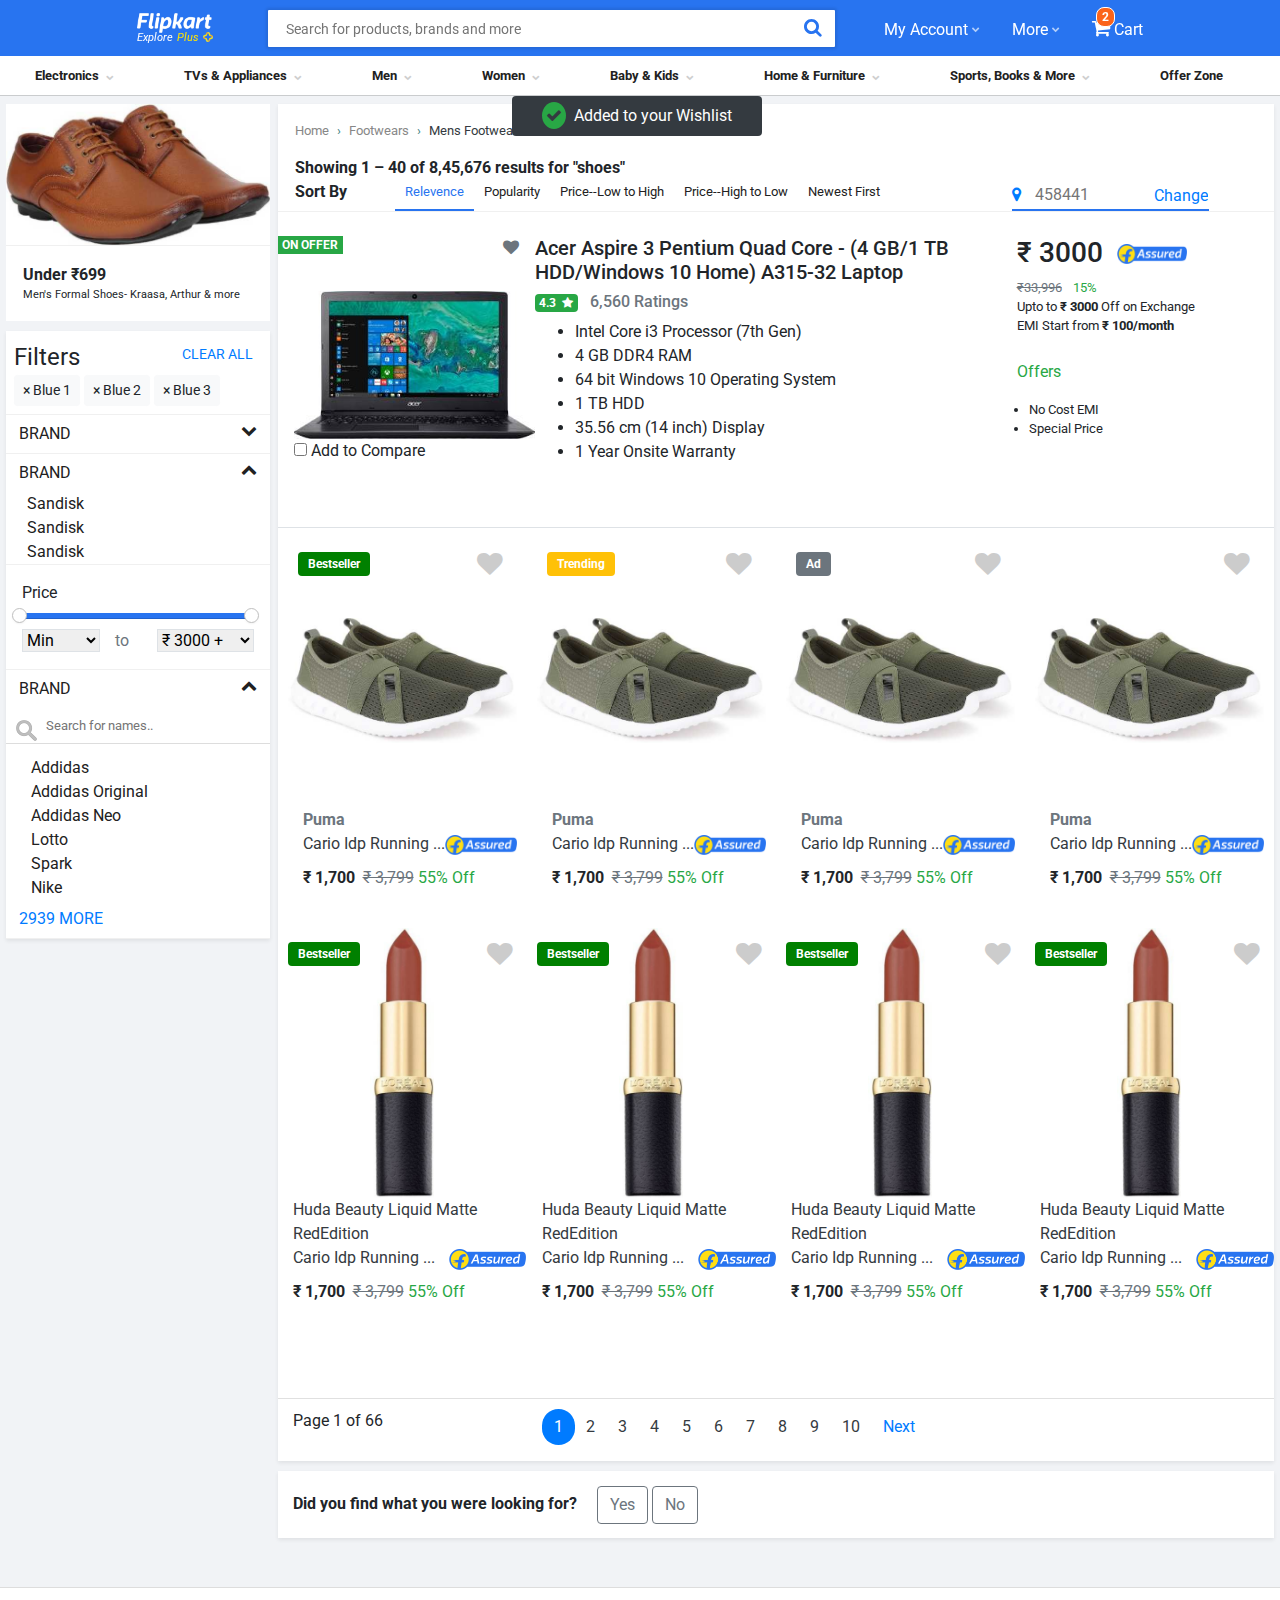
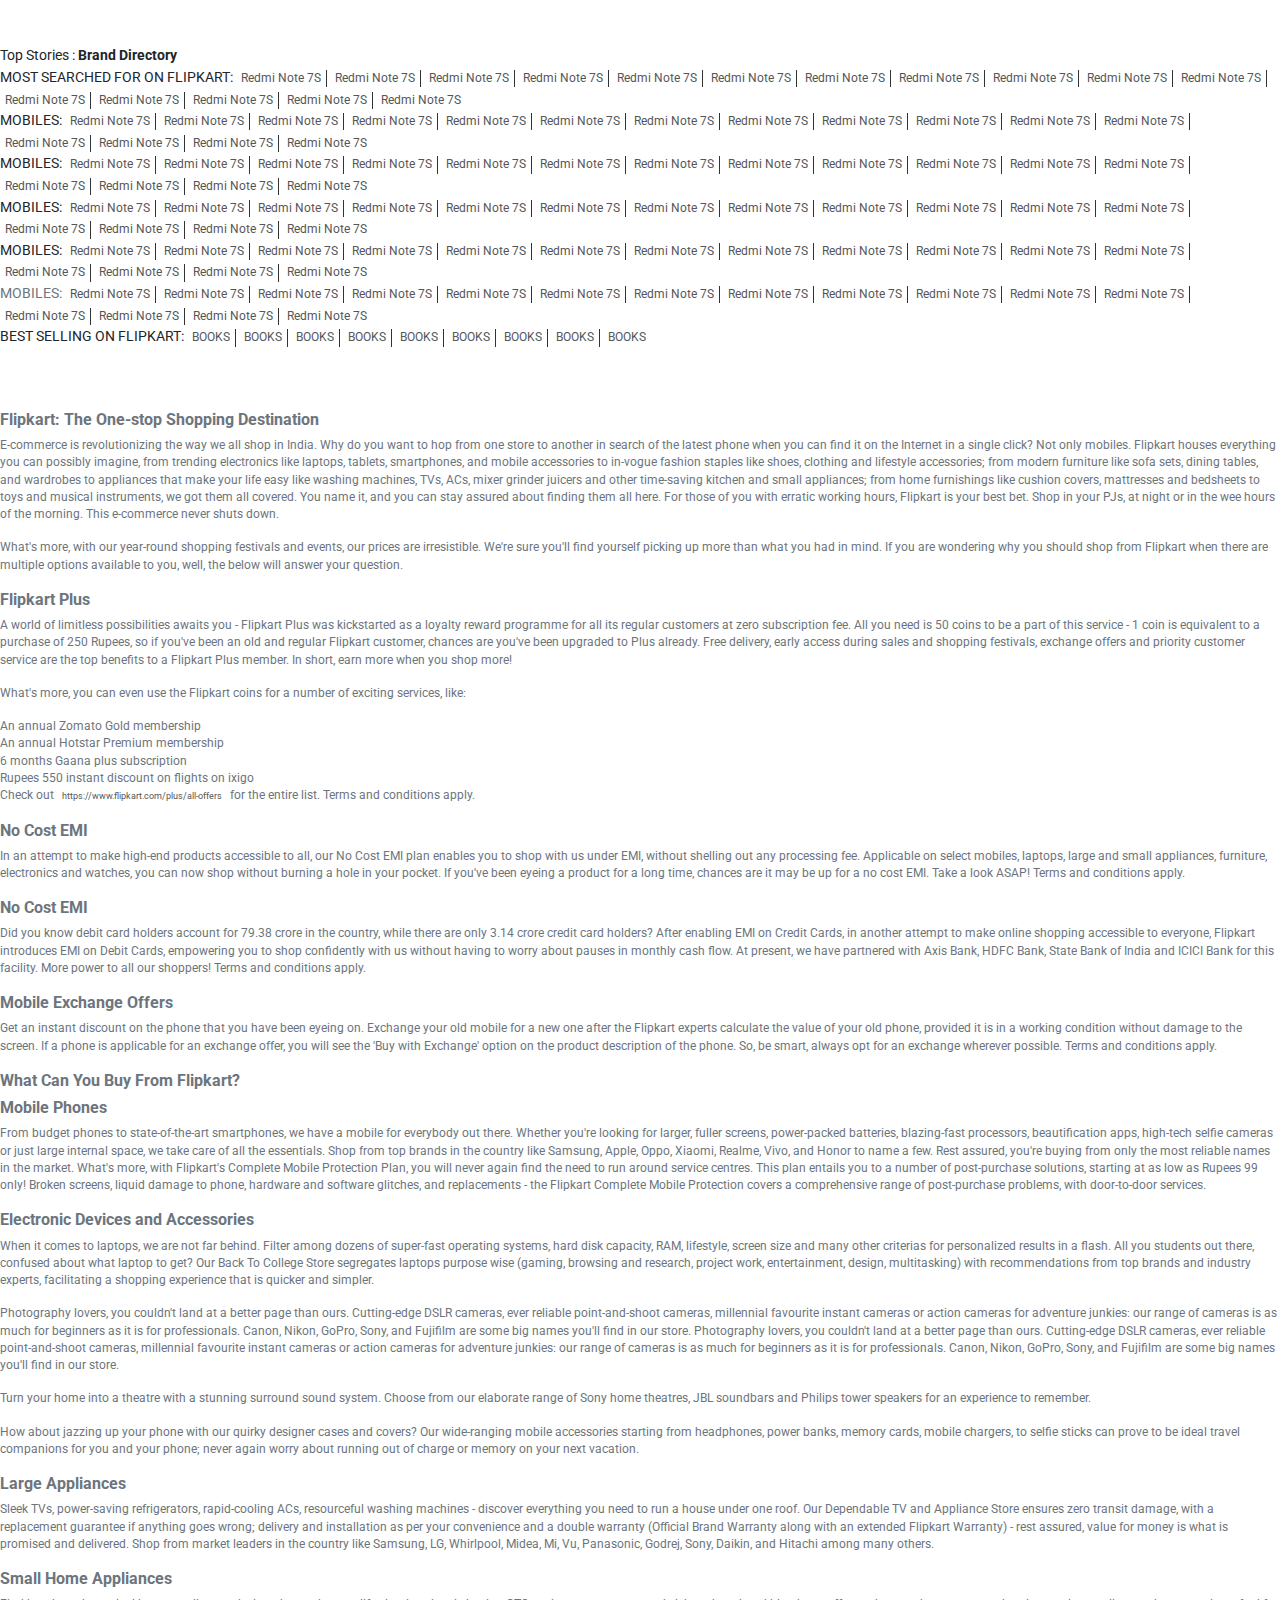
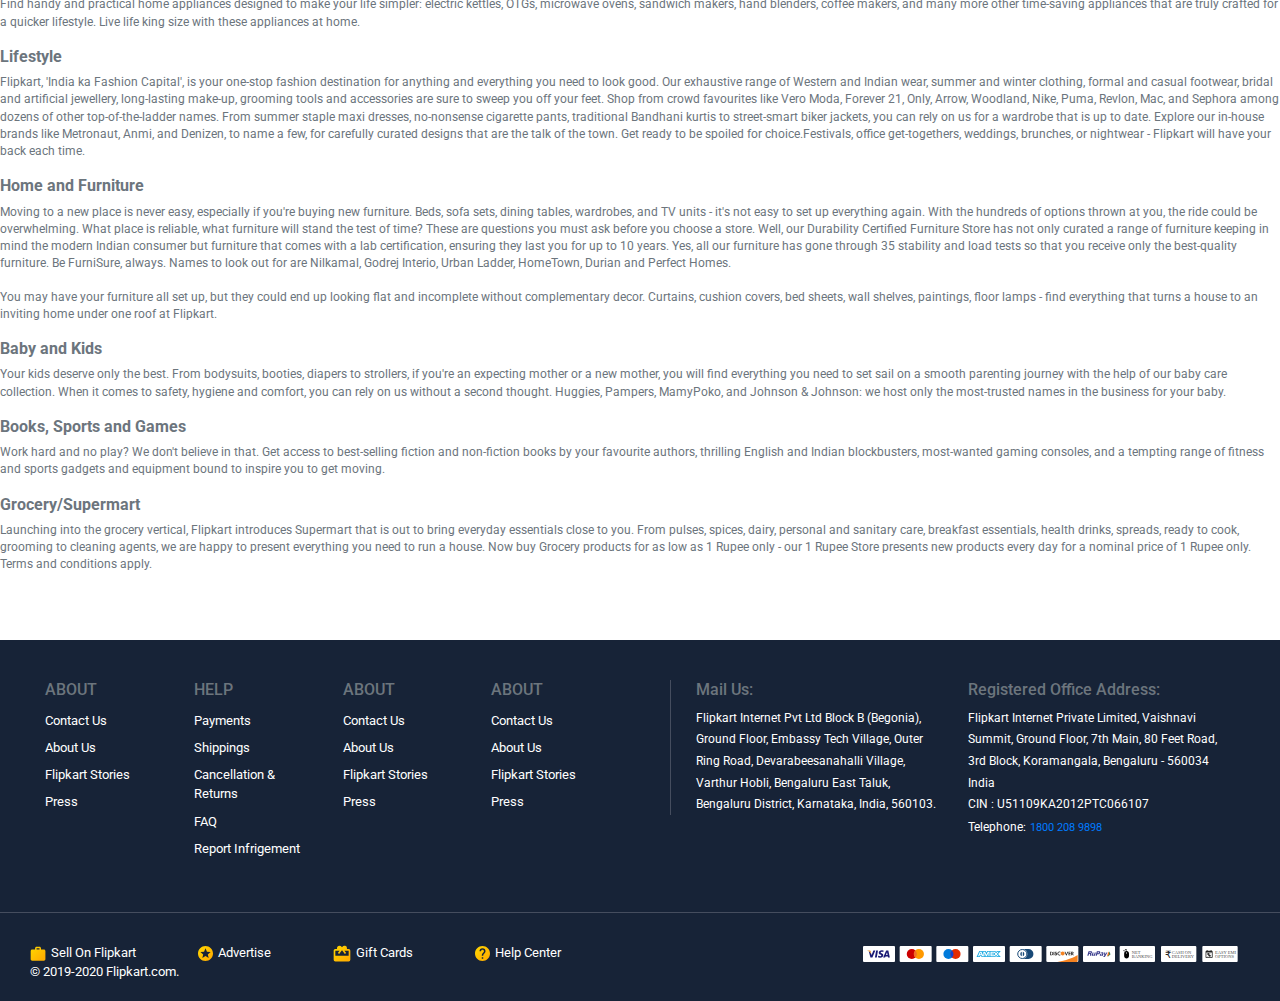
<file: search.html>
<!doctype html>
<html lang="en">
	<head>
		<!-- Required meta tags -->
		<meta charset="utf-8">
		<meta name="viewport" content="width=device-width, initial-scale=1, shrink-to-fit=no">

		<!-- Bootstrap CSS -->
		<link rel="stylesheet" href="css/bootstrap.min.css">
		<link rel="stylesheet" href="css/bootstrap-slider.css">
		<link rel="stylesheet" href="https://cdnjs.cloudflare.com/ajax/libs/font-awesome/4.7.0/css/font-awesome.min.css">
		<link href="https://fonts.googleapis.com/css?family=Roboto" rel="stylesheet">
		<link rel="shortcut icon" href="favicon.ico">
		<title>Online Shopping Site for Mobiles, Electronics, Furniture, Grocery, Lifestyle, Books &amp; More. Best Offers!</title>
		<link rel="stylesheet" href="css/style.css">
	</head>
	<body>
		<!-- The Modal -->
		<div class="modal" id="myModal">
			<div class="modal-dialog modal-lg">
				<div class="modal-content">
					<button type="button" class="close" data-dismiss="modal">&times;</button>
					<!-- Modal body -->
					<div class="modal-body">
						<div class="row">
							<div class="col-md-5 bg-primary text-white modalpadding modalpadding_img">
								<h2 class="">Login</h2>
								<p>Get access to your Orders, Wishlist and Recomendations</p>
		
							</div>
							<div class="col-md-7 bg-white modalpadding modalpaddinglogin">
								<form class="loginform">
									<div class="form-group" style="margin-bottom:40px;">
										<span class="text-secondary">Enter Email/Mobile Number</span>
										<input autocomplete="off" type="text" name="email" class="form-control">
									</div>
									<div class="form-group" style="margin-bottom:20px;">
										<span class="text-secondary">Enter Password</span>
										<input autocomplete="off" type="password" name="password" class="form-control">
										<a href="btn btn-link" class="forgot">Forgot?</a>
									</div>
									<div class="form-group">										
										<input type="submit" name="submit" class="btn btn-lg text-white btn-warning btn-block" value="Login">
									</div>
								</form>
								<a href="#" class="btn btn-lg text-primary btn-white btn-block newtofk">New to Flipkart? Sign up</a>
							</div>
						</div>
					</div>
				</div>
			</div>
		</div>
		<header>
			<div class="header_top">
				<div class="row">
					<div class="col-md-1">
					</div>
					<div class="col-md-7">
						<div class="row">
							<div class="col-md-2">
								<a href="#" class="a_logo">
									<img width="75" src="img/flipkart.png">
									<div class="a_ep">
										<span class="ep explore">Explore</span> <span class="ep plus">Plus</span>
										<img width="10" src="img/plus.png">
									</div>					
								</a>
							</div>
							<div class="col-md-10">
								<form class="search_form">
									<input class="search_box" autocomplete="off" type="text" name="search" placeholder="Search for products, brands and more">
									<button type="submit" class="btn search_btn">
										<i class="fa fa-search"></i>
									</button>
									<div class="a_search_list">
										<ul class="nav flex-column recentul">
											<li class="nav-item">
												<a class="nav-link" href="#"><i class="fa fa-refresh text-secondary"></i> Core i9</a>
											</li>
											<li class="nav-item">
												<a class="nav-link" href="#"><i class="fa fa-refresh text-secondary"></i> pendrive</a>
											</li>
											<li class="nav-item">
												<a class="nav-link" href="#"><i class="fa fa-refresh text-secondary"></i> laptop</a>
											</li>
											<li class="nav-item">
												<a class="nav-link" href="#"><i class="fa fa-refresh text-secondary"></i> laptop</a>
											</li>
										</ul>
										<h6 class="text-secondary">Trending</h6>
										<ul class="nav flex-column">
											<li class="nav-item">
												<a class="nav-link" href="#"><i class="fa fa-search"></i> mobiles</a>
											</li>
											<li class="nav-item">
												<a class="nav-link" href="#"><i class="fa fa-search"></i> mobiles</a>
											</li>
											<li class="nav-item">
												<a class="nav-link" href="#"><i class="fa fa-search"></i> laptops</a>
											</li>
											<li class="nav-item">
												<a class="nav-link" href="#"><i class="fa fa-search"></i> television</a>
											</li>
											<li class="nav-item">
												<a class="nav-link" href="#"><i class="fa fa-search"></i> washing machines</a>
											</li>
											<li class="nav-item">
												<a class="nav-link" href="#"><i class="fa fa-search"></i> refigerators</a>
											</li>
											<li class="nav-item">
												<a class="nav-link" href="#"><i class="fa fa-search"></i> shoes</a>
											</li>
											<li class="nav-item">
												<a class="nav-link" href="#"><i class="fa fa-search"></i> sarees</a>
											</li>
										</ul>
									</div>
								</form>
							</div>
						</div>
						
						
					</div>
					<div class="col-md-4">
						<ul class="nav nav-pills a_top_nav">
							<li class="nav-item">
								<a class="nav-link have_chevron_mouseover" href="#">My Account <i class="fa fa-chevron-down"></i></a>
								<ul class="nav flex-column submenu">
									<li class="nav-item">
										<span class="triangleup"></span>
										<a class="nav-link" href="#"><i class="fa fa-bell"></i> My Profile</a>
									</li>
									<li class="nav-item">
										<a class="nav-link" href="#"><i class="fa fa-briefcase"></i> Flipkart Plus Zone</a>
									</li>
									<li class="nav-item">
										<a class="nav-link" href="#"><i class="fa fa-question-circle"></i> Game Zone</a>
									</li>
									<li class="nav-item">
										<a class="nav-link" href="#"><i class="fa fa-line-chart "></i> Orders</a>
									</li>
									<li class="nav-item">
										<a class="nav-link" href="#"><i class="fa fa-download"></i> Wishlist</a>
									</li>
									<li class="nav-item">
										<a class="nav-link" href="#"><i class="fa fa-download"></i> My Chat</a>
									</li>
									<li class="nav-item">
										<a class="nav-link" href="#"><i class="fa fa-download"></i> Gift Cards</a>
									</li>
									<li class="nav-item">
										<a class="nav-link" href="#"><i class="fa fa-download"></i> Notitfications</a>
									</li>
									<li class="nav-item">
										<a class="nav-link" href="#"><i class="fa fa-download"></i> Logout</a>
									</li>
								</ul>
							</li>
							<!--
							<li class="nav-item">
								<a class="nav-link" href="#" data-toggle="modal" data-target="#myModal">Login &amp; Signup</a>
							</li>
							-->
							<li class="nav-item">
								<a class="nav-link have_chevron_mouseover" href="#">More <i class="fa fa-chevron-down"></i></a>
								<ul class="nav flex-column submenu">
									<li class="nav-item">
										<span class="triangleup"></span>
										<a class="nav-link" href="#"><i class="fa fa-bell"></i> Notification Preferences</a>
									</li>
									<li class="nav-item">
										<a class="nav-link" href="#"><i class="fa fa-briefcase"></i> Sell on Flipkart</a>
									</li>
									<li class="nav-item">
										<a class="nav-link" href="#"><i class="fa fa-question-circle"></i> 24x7 Customer Support</a>
									</li>
									<li class="nav-item">
										<a class="nav-link" href="#"><i class="fa fa-line-chart "></i> Advertise</a>
									</li>
									<li class="nav-item">
										<a class="nav-link" href="#"><i class="fa fa-download"></i> Download App</a>
									</li>
								</ul>
							</li>
							<li class="nav-item">
								<a style="position:relative;" class="nav-link" href="#"><span class="badge badge-light a_bg_orange a_cart_count text-white">2</span> <i class="fa fa-shopping-cart"></i> Cart</a>
							</li>
						</ul>
					</div>
				</div>							
			</div>
			<div class="header_bottom header_bottom_nav">
				<ul class="nav header_bottom_nav_ul">
					<li class="nav-item have_chevron_mouseover">
						<a class="nav-link" href="#">Electronics <i class="fa fa-chevron-down"></i></a>
						<div class="category_submenu position-absolute shadow-sm mt-0 ml-5 mr-5">
							<div class="row">
								<div class="col a_wht">
									<h6> Electronics <i class="fa fa-caret-right"></i></h6>
									<ul>
										<li>
											<a href="#">MI</a>
										</li>
										<li>
											<a href="#">RealMe</a>
										</li>
										<li>
											<a href="#">Samsung</a>
										</li>
										<li>
											<a href="#">Infinix</a>
										</li>
										<li>
											<a href="#">Oppo </a>
										</li>
										<li>
											<a href="#">Apple</a>
										</li>
										<li>
											<a href="#">Vivo</a>
										</li>
										<li>
											<a href="#">Honor</a>
										</li>
										<li>
											<a href="#">Asus</a>
										</li>
										<li>
											<a href="#">Samsung S10 Series</a>
										</li>
										<li>
											<a href="#">Redme Note 7 Pro</a>
										</li>
										<li>
											<a href="#">Redmi Go</a>
										</li>
										<li>
											<a href="#">RealMe C2</a>
										</li>
										<li>
											<a href="#">Infinix Smart 3 Plus</a>
										</li>
										<li>
											<a href="#">Vivo V15</a>
										</li>
										<li>
											<a href="#">Vivo V15</a>
										</li>
										<li>
											<a href="#">Vivo V15</a>
										</li>
										<li>
											<a href="#">Vivo V15</a>
										</li>
									</ul>
								</div>
								<div class="col a_gry">
									<h6> Mobiles <i class="fa fa-caret-right"></i></h6>
									<ul>
										<li>
											<a href="#">MI</a>
										</li>
										<li>
											<a href="#">RealMe</a>
										</li>
										<li>
											<a href="#">Samsung</a>
										</li>
										<li>
											<a href="#">Infinix</a>
										</li>
										<li>
											<a href="#">Oppo </a>
										</li>
										<li>
											<a href="#">Apple</a>
										</li>
										<li>
											<a href="#">Vivo</a>
										</li>
										<li>
											<a href="#">Honor</a>
										</li>
										<li>
											<a href="#">Asus</a>
										</li>
										<li>
											<a href="#">Samsung S10 Series</a>
										</li>
										<li>
											<a href="#">Redme Note 7 Pro</a>
										</li>
										<li>
											<a href="#">Redmi Go</a>
										</li>
										<li>
											<a href="#">RealMe C2</a>
										</li>
										<li>
											<a href="#">Infinix Smart 3 Plus</a>
										</li>
										<li>
											<a href="#">Vivo V15</a>
										</li>
										<li>
											<a href="#">Vivo V15</a>
										</li>
										<li>
											<a href="#">Vivo V15</a>
										</li>
										<li>
											<a href="#">Vivo V15</a>
										</li>
									</ul>
								</div>
								<div class="col a_wht">
									<h6> Mobiles <i class="fa fa-caret-right"></i></h6>
									<ul>
										<li>
											<a href="#">MI</a>
										</li>
										<li>
											<a href="#">RealMe</a>
										</li>
										<li>
											<a href="#">Samsung</a>
										</li>
										<li>
											<a href="#">Infinix</a>
										</li>
										<li>
											<a href="#">Oppo </a>
										</li>
										<li>
											<a href="#">Apple</a>
										</li>
										<li>
											<a href="#">Vivo</a>
										</li>
										<li>
											<a href="#">Honor</a>
										</li>
										<li>
											<a href="#">Asus</a>
										</li>
										<li>
											<a href="#">Samsung S10 Series</a>
										</li>
										<li>
											<a href="#">Redme Note 7 Pro</a>
										</li>
										<li>
											<a href="#">Redmi Go</a>
										</li>
										<li>
											<a href="#">RealMe C2</a>
										</li>
										<li>
											<a href="#">Infinix Smart 3 Plus</a>
										</li>
										<li>
											<a href="#">Vivo V15</a>
										</li>
										<li>
											<a href="#">Vivo V15</a>
										</li>
										<li>
											<a href="#">Vivo V15</a>
										</li>
										<li>
											<a href="#">Vivo V15</a>
										</li>
									</ul>
								</div>
								<div class="col a_gry">
									<h6> Mobiles <i class="fa fa-caret-right"></i></h6>
									<ul>
										<li>
											<a href="#">MI</a>
										</li>
										<li>
											<a href="#">RealMe</a>
										</li>
										<li>
											<a href="#">Samsung</a>
										</li>
										<li>
											<a href="#">Infinix</a>
										</li>
										<li>
											<a href="#">Oppo </a>
										</li>
										<li>
											<a href="#">Apple</a>
										</li>
										<li>
											<a href="#">Vivo</a>
										</li>
										<li>
											<a href="#">Honor</a>
										</li>
										<li>
											<a href="#">Asus</a>
										</li>
										<li>
											<a href="#">Samsung S10 Series</a>
										</li>
										<li>
											<a href="#">Redme Note 7 Pro</a>
										</li>
										<li>
											<a href="#">Redmi Go</a>
										</li>
										<li>
											<a href="#">RealMe C2</a>
										</li>
										<li>
											<a href="#">Infinix Smart 3 Plus</a>
										</li>
										<li>
											<a href="#">Vivo V15</a>
										</li>
										<li>
											<a href="#">Vivo V15</a>
										</li>
										<li>
											<a href="#">Vivo V15</a>
										</li>
										<li>
											<a href="#">Vivo V15</a>
										</li>
									</ul>
								</div>
								<div class="col a_wht">
									<h6> Mobiles <i class="fa fa-caret-right"></i></h6>
									<ul>
										<li>
											<a href="#">MI</a>
										</li>
										<li>
											<a href="#">RealMe</a>
										</li>
										<li>
											<a href="#">Samsung</a>
										</li>
										<li>
											<a href="#">Infinix</a>
										</li>
										<li>
											<a href="#">Oppo </a>
										</li>
										<li>
											<a href="#">Apple</a>
										</li>
										<li>
											<a href="#">Vivo</a>
										</li>
										<li>
											<a href="#">Honor</a>
										</li>
										<li>
											<a href="#">Asus</a>
										</li>
										<li>
											<a href="#">Samsung S10 Series</a>
										</li>
										<li>
											<a href="#">Redme Note 7 Pro</a>
										</li>
										<li>
											<a href="#">Redmi Go</a>
										</li>
										<li>
											<a href="#">RealMe C2</a>
										</li>
										<li>
											<a href="#">Infinix Smart 3 Plus</a>
										</li>
										<li>
											<a href="#">Vivo V15</a>
										</li>
										<li>
											<a href="#">Vivo V15</a>
										</li>
										<li>
											<a href="#">Vivo V15</a>
										</li>
										<li>
											<a href="#">Vivo V15</a>
										</li>
									</ul>
								</div>
							</div>
						</div>
					</li>
			
					<li class="nav-item have_chevron_mouseover">
						<a class="nav-link" href="#">TVs &amp; Appliances <i class="fa fa-chevron-down"></i></a>
						<div class="category_submenu position-absolute shadow-sm mt-0 ml-5 mr-5 a_tvnappliaces">
							<div class="row">
								<div class="col a_wht">
									<h6> Tv &amp; Appliances <i class="fa fa-caret-right"></i></h6>
									<ul>
										<li>
											<a href="#">MI</a>
										</li>
										<li>
											<a href="#">RealMe</a>
										</li>
										<li>
											<a href="#">Samsung</a>
										</li>
										<li>
											<a href="#">Infinix</a>
										</li>
										<li>
											<a href="#">Oppo </a>
										</li>
										<li>
											<a href="#">Apple</a>
										</li>
										<li>
											<a href="#">Vivo</a>
										</li>
										<li>
											<a href="#">Honor</a>
										</li>
										<li>
											<a href="#">Asus</a>
										</li>
										<li>
											<a href="#">Samsung S10 Series</a>
										</li>
										<li>
											<a href="#">Redme Note 7 Pro</a>
										</li>
										<li>
											<a href="#">Redmi Go</a>
										</li>
										<li>
											<a href="#">RealMe C2</a>
										</li>
										<li>
											<a href="#">Infinix Smart 3 Plus</a>
										</li>
										<li>
											<a href="#">Vivo V15</a>
										</li>
										<li>
											<a href="#">Vivo V15</a>
										</li>
										<li>
											<a href="#">Vivo V15</a>
										</li>
										<li>
											<a href="#">Vivo V15</a>
										</li>
									</ul>
								</div>
								<div class="col a_gry">
									<h6> Mobiles <i class="fa fa-caret-right"></i></h6>
									<ul>
										<li>
											<a href="#">MI</a>
										</li>
										<li>
											<a href="#">RealMe</a>
										</li>
										<li>
											<a href="#">Samsung</a>
										</li>
										<li>
											<a href="#">Infinix</a>
										</li>
										<li>
											<a href="#">Oppo </a>
										</li>
										<li>
											<a href="#">Apple</a>
										</li>
										<li>
											<a href="#">Vivo</a>
										</li>
										<li>
											<a href="#">Honor</a>
										</li>
										<li>
											<a href="#">Asus</a>
										</li>
										<li>
											<a href="#">Samsung S10 Series</a>
										</li>
										<li>
											<a href="#">Redme Note 7 Pro</a>
										</li>
										<li>
											<a href="#">Redmi Go</a>
										</li>
										<li>
											<a href="#">RealMe C2</a>
										</li>
										<li>
											<a href="#">Infinix Smart 3 Plus</a>
										</li>
										<li>
											<a href="#">Vivo V15</a>
										</li>
										<li>
											<a href="#">Vivo V15</a>
										</li>
										<li>
											<a href="#">Vivo V15</a>
										</li>
										<li>
											<a href="#">Vivo V15</a>
										</li>
									</ul>
								</div>
								<div class="col a_wht">
									<h6> Mobiles <i class="fa fa-caret-right"></i></h6>
									<ul>
										<li>
											<a href="#">MI</a>
										</li>
										<li>
											<a href="#">RealMe</a>
										</li>
										<li>
											<a href="#">Samsung</a>
										</li>
										<li>
											<a href="#">Infinix</a>
										</li>
										<li>
											<a href="#">Oppo </a>
										</li>
										<li>
											<a href="#">Apple</a>
										</li>
										<li>
											<a href="#">Vivo</a>
										</li>
										<li>
											<a href="#">Honor</a>
										</li>
										<li>
											<a href="#">Asus</a>
										</li>
										<li>
											<a href="#">Samsung S10 Series</a>
										</li>
										<li>
											<a href="#">Redme Note 7 Pro</a>
										</li>
										<li>
											<a href="#">Redmi Go</a>
										</li>
										<li>
											<a href="#">RealMe C2</a>
										</li>
										<li>
											<a href="#">Infinix Smart 3 Plus</a>
										</li>
										<li>
											<a href="#">Vivo V15</a>
										</li>
										<li>
											<a href="#">Vivo V15</a>
										</li>
										<li>
											<a href="#">Vivo V15</a>
										</li>
										<li>
											<a href="#">Vivo V15</a>
										</li>
									</ul>
								</div>
								<div class="col a_gry">
									<h6> Mobiles <i class="fa fa-caret-right"></i></h6>
									<ul>
										<li>
											<a href="#">MI</a>
										</li>
										<li>
											<a href="#">RealMe</a>
										</li>
										<li>
											<a href="#">Samsung</a>
										</li>
										<li>
											<a href="#">Infinix</a>
										</li>
										<li>
											<a href="#">Oppo </a>
										</li>
										<li>
											<a href="#">Apple</a>
										</li>
										<li>
											<a href="#">Vivo</a>
										</li>
										<li>
											<a href="#">Honor</a>
										</li>
										<li>
											<a href="#">Asus</a>
										</li>
										<li>
											<a href="#">Samsung S10 Series</a>
										</li>
										<li>
											<a href="#">Redme Note 7 Pro</a>
										</li>
										<li>
											<a href="#">Redmi Go</a>
										</li>
										<li>
											<a href="#">RealMe C2</a>
										</li>
										<li>
											<a href="#">Infinix Smart 3 Plus</a>
										</li>
										<li>
											<a href="#">Vivo V15</a>
										</li>
										<li>
											<a href="#">Vivo V15</a>
										</li>
										<li>
											<a href="#">Vivo V15</a>
										</li>
										<li>
											<a href="#">Vivo V15</a>
										</li>
									</ul>
								</div>
								<div class="col a_wht">
									<h6> Appliances <i class="fa fa-caret-right"></i></h6>
									<ul>
										<li>
											<a href="#">MI</a>
										</li>
										<li>
											<a href="#">RealMe</a>
										</li>
										<li>
											<a href="#">Samsung</a>
										</li>
										<li>
											<a href="#">Infinix</a>
										</li>
										<li>
											<a href="#">Oppo </a>
										</li>
										<li>
											<a href="#">Apple</a>
										</li>
										<li>
											<a href="#">Vivo</a>
										</li>
										<li>
											<a href="#">Honor</a>
										</li>
										<li>
											<a href="#">Asus</a>
										</li>
										<li>
											<a href="#">Samsung S10 Series</a>
										</li>
										<li>
											<a href="#">Redme Note 7 Pro</a>
										</li>
										<li>
											<a href="#">Redmi Go</a>
										</li>
										<li>
											<a href="#">RealMe C2</a>
										</li>
										<li>
											<a href="#">Infinix Smart 3 Plus</a>
										</li>
										<li>
											<a href="#">Vivo V15</a>
										</li>
										<li>
											<a href="#">Vivo V15</a>
										</li>
										<li>
											<a href="#">Vivo V15</a>
										</li>
										<li>
											<a href="#">Vivo V15</a>
										</li>
									</ul>
								</div>
							</div>
						</div>
					</li>
					<li class="nav-item have_chevron_mouseover">
						<a class="nav-link" href="#">Men <i class="fa fa-chevron-down"></i></a>
						<div class="category_submenu position-absolute shadow-sm mt-0 ml-5 mr-5 a_men">
							<div class="row">
								<div class="col a_wht">
									<h6> Mens <i class="fa fa-caret-right"></i></h6>
									<ul>
										<li>
											<a href="#">MI</a>
										</li>
										<li>
											<a href="#">RealMe</a>
										</li>
										<li>
											<a href="#">Samsung</a>
										</li>
										<li>
											<a href="#">Infinix</a>
										</li>
										<li>
											<a href="#">Oppo </a>
										</li>
										<li>
											<a href="#">Apple</a>
										</li>
										<li>
											<a href="#">Vivo</a>
										</li>
										<li>
											<a href="#">Honor</a>
										</li>
										<li>
											<a href="#">Asus</a>
										</li>
										<li>
											<a href="#">Samsung S10 Series</a>
										</li>
										<li>
											<a href="#">Redme Note 7 Pro</a>
										</li>
										<li>
											<a href="#">Redmi Go</a>
										</li>
										<li>
											<a href="#">RealMe C2</a>
										</li>
										<li>
											<a href="#">Infinix Smart 3 Plus</a>
										</li>
										<li>
											<a href="#">Vivo V15</a>
										</li>
										<li>
											<a href="#">Vivo V15</a>
										</li>
										<li>
											<a href="#">Vivo V15</a>
										</li>
										<li>
											<a href="#">Vivo V15</a>
										</li>
									</ul>
								</div>
								<div class="col a_gry">
									<h6> Mobiles <i class="fa fa-caret-right"></i></h6>
									<ul>
										<li>
											<a href="#">MI</a>
										</li>
										<li>
											<a href="#">RealMe</a>
										</li>
										<li>
											<a href="#">Samsung</a>
										</li>
										<li>
											<a href="#">Infinix</a>
										</li>
										<li>
											<a href="#">Oppo </a>
										</li>
										<li>
											<a href="#">Apple</a>
										</li>
										<li>
											<a href="#">Vivo</a>
										</li>
										<li>
											<a href="#">Honor</a>
										</li>
										<li>
											<a href="#">Asus</a>
										</li>
										<li>
											<a href="#">Samsung S10 Series</a>
										</li>
										<li>
											<a href="#">Redme Note 7 Pro</a>
										</li>
										<li>
											<a href="#">Redmi Go</a>
										</li>
										<li>
											<a href="#">RealMe C2</a>
										</li>
										<li>
											<a href="#">Infinix Smart 3 Plus</a>
										</li>
										<li>
											<a href="#">Vivo V15</a>
										</li>
										<li>
											<a href="#">Vivo V15</a>
										</li>
										<li>
											<a href="#">Vivo V15</a>
										</li>
										<li>
											<a href="#">Vivo V15</a>
										</li>
									</ul>
								</div>
								<div class="col a_wht">
									<h6> Mobiles <i class="fa fa-caret-right"></i></h6>
									<ul>
										<li>
											<a href="#">MI</a>
										</li>
										<li>
											<a href="#">RealMe</a>
										</li>
										<li>
											<a href="#">Samsung</a>
										</li>
										<li>
											<a href="#">Infinix</a>
										</li>
										<li>
											<a href="#">Oppo </a>
										</li>
										<li>
											<a href="#">Apple</a>
										</li>
										<li>
											<a href="#">Vivo</a>
										</li>
										<li>
											<a href="#">Honor</a>
										</li>
										<li>
											<a href="#">Asus</a>
										</li>
										<li>
											<a href="#">Samsung S10 Series</a>
										</li>
										<li>
											<a href="#">Redme Note 7 Pro</a>
										</li>
										<li>
											<a href="#">Redmi Go</a>
										</li>
										<li>
											<a href="#">RealMe C2</a>
										</li>
										<li>
											<a href="#">Infinix Smart 3 Plus</a>
										</li>
										<li>
											<a href="#">Vivo V15</a>
										</li>
										<li>
											<a href="#">Vivo V15</a>
										</li>
										<li>
											<a href="#">Vivo V15</a>
										</li>
										<li>
											<a href="#">Vivo V15</a>
										</li>
									</ul>
								</div>
								<div class="col a_gry">
									<h6> Mobiles <i class="fa fa-caret-right"></i></h6>
									<ul>
										<li>
											<a href="#">MI</a>
										</li>
										<li>
											<a href="#">RealMe</a>
										</li>
										<li>
											<a href="#">Samsung</a>
										</li>
										<li>
											<a href="#">Infinix</a>
										</li>
										<li>
											<a href="#">Oppo </a>
										</li>
										<li>
											<a href="#">Apple</a>
										</li>
										<li>
											<a href="#">Vivo</a>
										</li>
										<li>
											<a href="#">Honor</a>
										</li>
										<li>
											<a href="#">Asus</a>
										</li>
										<li>
											<a href="#">Samsung S10 Series</a>
										</li>
										<li>
											<a href="#">Redme Note 7 Pro</a>
										</li>
										<li>
											<a href="#">Redmi Go</a>
										</li>
										<li>
											<a href="#">RealMe C2</a>
										</li>
										<li>
											<a href="#">Infinix Smart 3 Plus</a>
										</li>
										<li>
											<a href="#">Vivo V15</a>
										</li>
										<li>
											<a href="#">Vivo V15</a>
										</li>
										<li>
											<a href="#">Vivo V15</a>
										</li>
										<li>
											<a href="#">Vivo V15</a>
										</li>
									</ul>
								</div>
								<div class="col a_wht">
									<h6> Mobiles <i class="fa fa-caret-right"></i></h6>
									<ul>
										<li>
											<a href="#">MI</a>
										</li>
										<li>
											<a href="#">RealMe</a>
										</li>
										<li>
											<a href="#">Samsung</a>
										</li>
										<li>
											<a href="#">Infinix</a>
										</li>
										<li>
											<a href="#">Oppo </a>
										</li>
										<li>
											<a href="#">Apple</a>
										</li>
										<li>
											<a href="#">Vivo</a>
										</li>
										<li>
											<a href="#">Honor</a>
										</li>
										<li>
											<a href="#">Asus</a>
										</li>
										<li>
											<a href="#">Samsung S10 Series</a>
										</li>
										<li>
											<a href="#">Redme Note 7 Pro</a>
										</li>
										<li>
											<a href="#">Redmi Go</a>
										</li>
										<li>
											<a href="#">RealMe C2</a>
										</li>
										<li>
											<a href="#">Infinix Smart 3 Plus</a>
										</li>
										<li>
											<a href="#">Vivo V15</a>
										</li>
										<li>
											<a href="#">Vivo V15</a>
										</li>
										<li>
											<a href="#">Vivo V15</a>
										</li>
										<li>
											<a href="#">Vivo V15</a>
										</li>
									</ul>
								</div>
							</div>
						</div>
					</li>
					<li class="nav-item have_chevron_mouseover">
						<a class="nav-link" href="#">Women <i class="fa fa-chevron-down"></i></a>
						<div class="category_submenu position-absolute shadow-sm mt-0 ml-5 mr-5">
							<div class="row">
								<div class="col a_wht">
									<h6> Women <i class="fa fa-caret-right"></i></h6>
									<ul>
										<li>
											<a href="#">MI</a>
										</li>
										<li>
											<a href="#">RealMe</a>
										</li>
										<li>
											<a href="#">Samsung</a>
										</li>
										<li>
											<a href="#">Infinix</a>
										</li>
										<li>
											<a href="#">Oppo </a>
										</li>
										<li>
											<a href="#">Apple</a>
										</li>
										<li>
											<a href="#">Vivo</a>
										</li>
										<li>
											<a href="#">Honor</a>
										</li>
										<li>
											<a href="#">Asus</a>
										</li>
										<li>
											<a href="#">Samsung S10 Series</a>
										</li>
										<li>
											<a href="#">Redme Note 7 Pro</a>
										</li>
										<li>
											<a href="#">Redmi Go</a>
										</li>
										<li>
											<a href="#">RealMe C2</a>
										</li>
										<li>
											<a href="#">Infinix Smart 3 Plus</a>
										</li>
										<li>
											<a href="#">Vivo V15</a>
										</li>
										<li>
											<a href="#">Vivo V15</a>
										</li>
										<li>
											<a href="#">Vivo V15</a>
										</li>
										<li>
											<a href="#">Vivo V15</a>
										</li>
									</ul>
								</div>
								<div class="col a_gry">
									<h6> Mobiles <i class="fa fa-caret-right"></i></h6>
									<ul>
										<li>
											<a href="#">MI</a>
										</li>
										<li>
											<a href="#">RealMe</a>
										</li>
										<li>
											<a href="#">Samsung</a>
										</li>
										<li>
											<a href="#">Infinix</a>
										</li>
										<li>
											<a href="#">Oppo </a>
										</li>
										<li>
											<a href="#">Apple</a>
										</li>
										<li>
											<a href="#">Vivo</a>
										</li>
										<li>
											<a href="#">Honor</a>
										</li>
										<li>
											<a href="#">Asus</a>
										</li>
										<li>
											<a href="#">Samsung S10 Series</a>
										</li>
										<li>
											<a href="#">Redme Note 7 Pro</a>
										</li>
										<li>
											<a href="#">Redmi Go</a>
										</li>
										<li>
											<a href="#">RealMe C2</a>
										</li>
										<li>
											<a href="#">Infinix Smart 3 Plus</a>
										</li>
										<li>
											<a href="#">Vivo V15</a>
										</li>
										<li>
											<a href="#">Vivo V15</a>
										</li>
										<li>
											<a href="#">Vivo V15</a>
										</li>
										<li>
											<a href="#">Vivo V15</a>
										</li>
									</ul>
								</div>
								<div class="col a_wht">
									<h6> Mobiles <i class="fa fa-caret-right"></i></h6>
									<ul>
										<li>
											<a href="#">MI</a>
										</li>
										<li>
											<a href="#">RealMe</a>
										</li>
										<li>
											<a href="#">Samsung</a>
										</li>
										<li>
											<a href="#">Infinix</a>
										</li>
										<li>
											<a href="#">Oppo </a>
										</li>
										<li>
											<a href="#">Apple</a>
										</li>
										<li>
											<a href="#">Vivo</a>
										</li>
										<li>
											<a href="#">Honor</a>
										</li>
										<li>
											<a href="#">Asus</a>
										</li>
										<li>
											<a href="#">Samsung S10 Series</a>
										</li>
										<li>
											<a href="#">Redme Note 7 Pro</a>
										</li>
										<li>
											<a href="#">Redmi Go</a>
										</li>
										<li>
											<a href="#">RealMe C2</a>
										</li>
										<li>
											<a href="#">Infinix Smart 3 Plus</a>
										</li>
										<li>
											<a href="#">Vivo V15</a>
										</li>
										<li>
											<a href="#">Vivo V15</a>
										</li>
										<li>
											<a href="#">Vivo V15</a>
										</li>
										<li>
											<a href="#">Vivo V15</a>
										</li>
									</ul>
								</div>
								<div class="col a_gry">
									<h6> Mobiles <i class="fa fa-caret-right"></i></h6>
									<ul>
										<li>
											<a href="#">MI</a>
										</li>
										<li>
											<a href="#">RealMe</a>
										</li>
										<li>
											<a href="#">Samsung</a>
										</li>
										<li>
											<a href="#">Infinix</a>
										</li>
										<li>
											<a href="#">Oppo </a>
										</li>
										<li>
											<a href="#">Apple</a>
										</li>
										<li>
											<a href="#">Vivo</a>
										</li>
										<li>
											<a href="#">Honor</a>
										</li>
										<li>
											<a href="#">Asus</a>
										</li>
										<li>
											<a href="#">Samsung S10 Series</a>
										</li>
										<li>
											<a href="#">Redme Note 7 Pro</a>
										</li>
										<li>
											<a href="#">Redmi Go</a>
										</li>
										<li>
											<a href="#">RealMe C2</a>
										</li>
										<li>
											<a href="#">Infinix Smart 3 Plus</a>
										</li>
										<li>
											<a href="#">Vivo V15</a>
										</li>
										<li>
											<a href="#">Vivo V15</a>
										</li>
										<li>
											<a href="#">Vivo V15</a>
										</li>
										<li>
											<a href="#">Vivo V15</a>
										</li>
									</ul>
								</div>
								<div class="col a_wht">
									<h6> Mobiles <i class="fa fa-caret-right"></i></h6>
									<ul>
										<li>
											<a href="#">MI</a>
										</li>
										<li>
											<a href="#">RealMe</a>
										</li>
										<li>
											<a href="#">Samsung</a>
										</li>
										<li>
											<a href="#">Infinix</a>
										</li>
										<li>
											<a href="#">Oppo </a>
										</li>
										<li>
											<a href="#">Apple</a>
										</li>
										<li>
											<a href="#">Vivo</a>
										</li>
										<li>
											<a href="#">Honor</a>
										</li>
										<li>
											<a href="#">Asus</a>
										</li>
										<li>
											<a href="#">Samsung S10 Series</a>
										</li>
										<li>
											<a href="#">Redme Note 7 Pro</a>
										</li>
										<li>
											<a href="#">Redmi Go</a>
										</li>
										<li>
											<a href="#">RealMe C2</a>
										</li>
										<li>
											<a href="#">Infinix Smart 3 Plus</a>
										</li>
										<li>
											<a href="#">Vivo V15</a>
										</li>
										<li>
											<a href="#">Vivo V15</a>
										</li>
										<li>
											<a href="#">Vivo V15</a>
										</li>
										<li>
											<a href="#">Vivo V15</a>
										</li>
									</ul>
								</div>
							</div>
						</div>
					</li>
					<li class="nav-item have_chevron_mouseover">
						<a class="nav-link" href="#">Baby &amp; Kids <i class="fa fa-chevron-down"></i></a>
						<div class="category_submenu position-absolute shadow-sm mt-0 ml-5 mr-5">
							<div class="row">
								<div class="col a_wht">
									<h6> Baby &amp; Kids <i class="fa fa-caret-right"></i></h6>
									<ul>
										<li>
											<a href="#">MI</a>
										</li>
										<li>
											<a href="#">RealMe</a>
										</li>
										<li>
											<a href="#">Samsung</a>
										</li>
										<li>
											<a href="#">Infinix</a>
										</li>
										<li>
											<a href="#">Oppo </a>
										</li>
										<li>
											<a href="#">Apple</a>
										</li>
										<li>
											<a href="#">Vivo</a>
										</li>
										<li>
											<a href="#">Honor</a>
										</li>
										<li>
											<a href="#">Asus</a>
										</li>
										<li>
											<a href="#">Samsung S10 Series</a>
										</li>
										<li>
											<a href="#">Redme Note 7 Pro</a>
										</li>
										<li>
											<a href="#">Redmi Go</a>
										</li>
										<li>
											<a href="#">RealMe C2</a>
										</li>
										<li>
											<a href="#">Infinix Smart 3 Plus</a>
										</li>
										<li>
											<a href="#">Vivo V15</a>
										</li>
										<li>
											<a href="#">Vivo V15</a>
										</li>
										<li>
											<a href="#">Vivo V15</a>
										</li>
										<li>
											<a href="#">Vivo V15</a>
										</li>
									</ul>
								</div>
								<div class="col a_gry">
									<h6> Mobiles <i class="fa fa-caret-right"></i></h6>
									<ul>
										<li>
											<a href="#">MI</a>
										</li>
										<li>
											<a href="#">RealMe</a>
										</li>
										<li>
											<a href="#">Samsung</a>
										</li>
										<li>
											<a href="#">Infinix</a>
										</li>
										<li>
											<a href="#">Oppo </a>
										</li>
										<li>
											<a href="#">Apple</a>
										</li>
										<li>
											<a href="#">Vivo</a>
										</li>
										<li>
											<a href="#">Honor</a>
										</li>
										<li>
											<a href="#">Asus</a>
										</li>
										<li>
											<a href="#">Samsung S10 Series</a>
										</li>
										<li>
											<a href="#">Redme Note 7 Pro</a>
										</li>
										<li>
											<a href="#">Redmi Go</a>
										</li>
										<li>
											<a href="#">RealMe C2</a>
										</li>
										<li>
											<a href="#">Infinix Smart 3 Plus</a>
										</li>
										<li>
											<a href="#">Vivo V15</a>
										</li>
										<li>
											<a href="#">Vivo V15</a>
										</li>
										<li>
											<a href="#">Vivo V15</a>
										</li>
										<li>
											<a href="#">Vivo V15</a>
										</li>
									</ul>
								</div>
								<div class="col a_wht">
									<h6> Mobiles <i class="fa fa-caret-right"></i></h6>
									<ul>
										<li>
											<a href="#">MI</a>
										</li>
										<li>
											<a href="#">RealMe</a>
										</li>
										<li>
											<a href="#">Samsung</a>
										</li>
										<li>
											<a href="#">Infinix</a>
										</li>
										<li>
											<a href="#">Oppo </a>
										</li>
										<li>
											<a href="#">Apple</a>
										</li>
										<li>
											<a href="#">Vivo</a>
										</li>
										<li>
											<a href="#">Honor</a>
										</li>
										<li>
											<a href="#">Asus</a>
										</li>
										<li>
											<a href="#">Samsung S10 Series</a>
										</li>
										<li>
											<a href="#">Redme Note 7 Pro</a>
										</li>
										<li>
											<a href="#">Redmi Go</a>
										</li>
										<li>
											<a href="#">RealMe C2</a>
										</li>
										<li>
											<a href="#">Infinix Smart 3 Plus</a>
										</li>
										<li>
											<a href="#">Vivo V15</a>
										</li>
										<li>
											<a href="#">Vivo V15</a>
										</li>
										<li>
											<a href="#">Vivo V15</a>
										</li>
										<li>
											<a href="#">Vivo V15</a>
										</li>
									</ul>
								</div>
								<div class="col a_gry">
									<h6> Mobiles <i class="fa fa-caret-right"></i></h6>
									<ul>
										<li>
											<a href="#">MI</a>
										</li>
										<li>
											<a href="#">RealMe</a>
										</li>
										<li>
											<a href="#">Samsung</a>
										</li>
										<li>
											<a href="#">Infinix</a>
										</li>
										<li>
											<a href="#">Oppo </a>
										</li>
										<li>
											<a href="#">Apple</a>
										</li>
										<li>
											<a href="#">Vivo</a>
										</li>
										<li>
											<a href="#">Honor</a>
										</li>
										<li>
											<a href="#">Asus</a>
										</li>
										<li>
											<a href="#">Samsung S10 Series</a>
										</li>
										<li>
											<a href="#">Redme Note 7 Pro</a>
										</li>
										<li>
											<a href="#">Redmi Go</a>
										</li>
										<li>
											<a href="#">RealMe C2</a>
										</li>
										<li>
											<a href="#">Infinix Smart 3 Plus</a>
										</li>
										<li>
											<a href="#">Vivo V15</a>
										</li>
										<li>
											<a href="#">Vivo V15</a>
										</li>
										<li>
											<a href="#">Vivo V15</a>
										</li>
										<li>
											<a href="#">Vivo V15</a>
										</li>
									</ul>
								</div>
								<div class="col a_wht">
									<h6> Mobiles <i class="fa fa-caret-right"></i></h6>
									<ul>
										<li>
											<a href="#">MI</a>
										</li>
										<li>
											<a href="#">RealMe</a>
										</li>
										<li>
											<a href="#">Samsung</a>
										</li>
										<li>
											<a href="#">Infinix</a>
										</li>
										<li>
											<a href="#">Oppo </a>
										</li>
										<li>
											<a href="#">Apple</a>
										</li>
										<li>
											<a href="#">Vivo</a>
										</li>
										<li>
											<a href="#">Honor</a>
										</li>
										<li>
											<a href="#">Asus</a>
										</li>
										<li>
											<a href="#">Samsung S10 Series</a>
										</li>
										<li>
											<a href="#">Redme Note 7 Pro</a>
										</li>
										<li>
											<a href="#">Redmi Go</a>
										</li>
										<li>
											<a href="#">RealMe C2</a>
										</li>
										<li>
											<a href="#">Infinix Smart 3 Plus</a>
										</li>
										<li>
											<a href="#">Vivo V15</a>
										</li>
										<li>
											<a href="#">Vivo V15</a>
										</li>
										<li>
											<a href="#">Vivo V15</a>
										</li>
										<li>
											<a href="#">Vivo V15</a>
										</li>
									</ul>
								</div>
							</div>
						</div>
					</li>
					<li class="nav-item have_chevron_mouseover">
						<a class="nav-link" href="#">Home &amp; Furniture <i class="fa fa-chevron-down"></i></a>
						<div class="category_submenu position-absolute shadow-sm mt-0 ml-5 mr-5">
							<div class="row">
								<div class="col a_wht">
									<h6> Home &amp; Furniture <i class="fa fa-caret-right"></i></h6>
									<ul>
										<li>
											<a href="#">MI</a>
										</li>
										<li>
											<a href="#">RealMe</a>
										</li>
										<li>
											<a href="#">Samsung</a>
										</li>
										<li>
											<a href="#">Infinix</a>
										</li>
										<li>
											<a href="#">Oppo </a>
										</li>
										<li>
											<a href="#">Apple</a>
										</li>
										<li>
											<a href="#">Vivo</a>
										</li>
										<li>
											<a href="#">Honor</a>
										</li>
										<li>
											<a href="#">Asus</a>
										</li>
										<li>
											<a href="#">Samsung S10 Series</a>
										</li>
										<li>
											<a href="#">Redme Note 7 Pro</a>
										</li>
										<li>
											<a href="#">Redmi Go</a>
										</li>
										<li>
											<a href="#">RealMe C2</a>
										</li>
										<li>
											<a href="#">Infinix Smart 3 Plus</a>
										</li>
										<li>
											<a href="#">Vivo V15</a>
										</li>
										<li>
											<a href="#">Vivo V15</a>
										</li>
										<li>
											<a href="#">Vivo V15</a>
										</li>
										<li>
											<a href="#">Vivo V15</a>
										</li>
									</ul>
								</div>
								<div class="col a_gry">
									<h6> Mobiles <i class="fa fa-caret-right"></i></h6>
									<ul>
										<li>
											<a href="#">MI</a>
										</li>
										<li>
											<a href="#">RealMe</a>
										</li>
										<li>
											<a href="#">Samsung</a>
										</li>
										<li>
											<a href="#">Infinix</a>
										</li>
										<li>
											<a href="#">Oppo </a>
										</li>
										<li>
											<a href="#">Apple</a>
										</li>
										<li>
											<a href="#">Vivo</a>
										</li>
										<li>
											<a href="#">Honor</a>
										</li>
										<li>
											<a href="#">Asus</a>
										</li>
										<li>
											<a href="#">Samsung S10 Series</a>
										</li>
										<li>
											<a href="#">Redme Note 7 Pro</a>
										</li>
										<li>
											<a href="#">Redmi Go</a>
										</li>
										<li>
											<a href="#">RealMe C2</a>
										</li>
										<li>
											<a href="#">Infinix Smart 3 Plus</a>
										</li>
										<li>
											<a href="#">Vivo V15</a>
										</li>
										<li>
											<a href="#">Vivo V15</a>
										</li>
										<li>
											<a href="#">Vivo V15</a>
										</li>
										<li>
											<a href="#">Vivo V15</a>
										</li>
									</ul>
								</div>
								<div class="col a_wht">
									<h6> Mobiles <i class="fa fa-caret-right"></i></h6>
									<ul>
										<li>
											<a href="#">MI</a>
										</li>
										<li>
											<a href="#">RealMe</a>
										</li>
										<li>
											<a href="#">Samsung</a>
										</li>
										<li>
											<a href="#">Infinix</a>
										</li>
										<li>
											<a href="#">Oppo </a>
										</li>
										<li>
											<a href="#">Apple</a>
										</li>
										<li>
											<a href="#">Vivo</a>
										</li>
										<li>
											<a href="#">Honor</a>
										</li>
										<li>
											<a href="#">Asus</a>
										</li>
										<li>
											<a href="#">Samsung S10 Series</a>
										</li>
										<li>
											<a href="#">Redme Note 7 Pro</a>
										</li>
										<li>
											<a href="#">Redmi Go</a>
										</li>
										<li>
											<a href="#">RealMe C2</a>
										</li>
										<li>
											<a href="#">Infinix Smart 3 Plus</a>
										</li>
										<li>
											<a href="#">Vivo V15</a>
										</li>
										<li>
											<a href="#">Vivo V15</a>
										</li>
										<li>
											<a href="#">Vivo V15</a>
										</li>
										<li>
											<a href="#">Vivo V15</a>
										</li>
									</ul>
								</div>
								<div class="col a_gry">
									<h6> Mobiles <i class="fa fa-caret-right"></i></h6>
									<ul>
										<li>
											<a href="#">MI</a>
										</li>
										<li>
											<a href="#">RealMe</a>
										</li>
										<li>
											<a href="#">Samsung</a>
										</li>
										<li>
											<a href="#">Infinix</a>
										</li>
										<li>
											<a href="#">Oppo </a>
										</li>
										<li>
											<a href="#">Apple</a>
										</li>
										<li>
											<a href="#">Vivo</a>
										</li>
										<li>
											<a href="#">Honor</a>
										</li>
										<li>
											<a href="#">Asus</a>
										</li>
										<li>
											<a href="#">Samsung S10 Series</a>
										</li>
										<li>
											<a href="#">Redme Note 7 Pro</a>
										</li>
										<li>
											<a href="#">Redmi Go</a>
										</li>
										<li>
											<a href="#">RealMe C2</a>
										</li>
										<li>
											<a href="#">Infinix Smart 3 Plus</a>
										</li>
										<li>
											<a href="#">Vivo V15</a>
										</li>
										<li>
											<a href="#">Vivo V15</a>
										</li>
										<li>
											<a href="#">Vivo V15</a>
										</li>
										<li>
											<a href="#">Vivo V15</a>
										</li>
									</ul>
								</div>
								<div class="col a_wht">
									<h6> Mobiles <i class="fa fa-caret-right"></i></h6>
									<ul>
										<li>
											<a href="#">MI</a>
										</li>
										<li>
											<a href="#">RealMe</a>
										</li>
										<li>
											<a href="#">Samsung</a>
										</li>
										<li>
											<a href="#">Infinix</a>
										</li>
										<li>
											<a href="#">Oppo </a>
										</li>
										<li>
											<a href="#">Apple</a>
										</li>
										<li>
											<a href="#">Vivo</a>
										</li>
										<li>
											<a href="#">Honor</a>
										</li>
										<li>
											<a href="#">Asus</a>
										</li>
										<li>
											<a href="#">Samsung S10 Series</a>
										</li>
										<li>
											<a href="#">Redme Note 7 Pro</a>
										</li>
										<li>
											<a href="#">Redmi Go</a>
										</li>
										<li>
											<a href="#">RealMe C2</a>
										</li>
										<li>
											<a href="#">Infinix Smart 3 Plus</a>
										</li>
										<li>
											<a href="#">Vivo V15</a>
										</li>
										<li>
											<a href="#">Vivo V15</a>
										</li>
										<li>
											<a href="#">Vivo V15</a>
										</li>
										<li>
											<a href="#">Vivo V15</a>
										</li>
									</ul>
								</div>
							</div>
						</div>
					</li>
					<li class="nav-item have_chevron_mouseover">
						<a class="nav-link" href="#">Sports, Books &amp; More <i class="fa fa-chevron-down"></i></a>
						<div class="category_submenu position-absolute shadow-sm mt-0 ml-5 mr-5">
							<div class="row">
								<div class="col a_wht">
									<h6> Sports, Books &amp; More  <i class="fa fa-caret-right"></i></h6>
									<ul>
										<li>
											<a href="#">MI</a>
										</li>
										<li>
											<a href="#">RealMe</a>
										</li>
										<li>
											<a href="#">Samsung</a>
										</li>
										<li>
											<a href="#">Infinix</a>
										</li>
										<li>
											<a href="#">Oppo </a>
										</li>
										<li>
											<a href="#">Apple</a>
										</li>
										<li>
											<a href="#">Vivo</a>
										</li>
										<li>
											<a href="#">Honor</a>
										</li>
										<li>
											<a href="#">Asus</a>
										</li>
										<li>
											<a href="#">Samsung S10 Series</a>
										</li>
										<li>
											<a href="#">Redme Note 7 Pro</a>
										</li>
										<li>
											<a href="#">Redmi Go</a>
										</li>
										<li>
											<a href="#">RealMe C2</a>
										</li>
										<li>
											<a href="#">Infinix Smart 3 Plus</a>
										</li>
										<li>
											<a href="#">Vivo V15</a>
										</li>
										<li>
											<a href="#">Vivo V15</a>
										</li>
										<li>
											<a href="#">Vivo V15</a>
										</li>
										<li>
											<a href="#">Vivo V15</a>
										</li>
									</ul>
								</div>
								<div class="col a_gry">
									<h6> Mobiles <i class="fa fa-caret-right"></i></h6>
									<ul>
										<li>
											<a href="#">MI</a>
										</li>
										<li>
											<a href="#">RealMe</a>
										</li>
										<li>
											<a href="#">Samsung</a>
										</li>
										<li>
											<a href="#">Infinix</a>
										</li>
										<li>
											<a href="#">Oppo </a>
										</li>
										<li>
											<a href="#">Apple</a>
										</li>
										<li>
											<a href="#">Vivo</a>
										</li>
										<li>
											<a href="#">Honor</a>
										</li>
										<li>
											<a href="#">Asus</a>
										</li>
										<li>
											<a href="#">Samsung S10 Series</a>
										</li>
										<li>
											<a href="#">Redme Note 7 Pro</a>
										</li>
										<li>
											<a href="#">Redmi Go</a>
										</li>
										<li>
											<a href="#">RealMe C2</a>
										</li>
										<li>
											<a href="#">Infinix Smart 3 Plus</a>
										</li>
										<li>
											<a href="#">Vivo V15</a>
										</li>
										<li>
											<a href="#">Vivo V15</a>
										</li>
										<li>
											<a href="#">Vivo V15</a>
										</li>
										<li>
											<a href="#">Vivo V15</a>
										</li>
									</ul>
								</div>
								<div class="col a_wht">
									<h6> Mobiles <i class="fa fa-caret-right"></i></h6>
									<ul>
										<li>
											<a href="#">MI</a>
										</li>
										<li>
											<a href="#">RealMe</a>
										</li>
										<li>
											<a href="#">Samsung</a>
										</li>
										<li>
											<a href="#">Infinix</a>
										</li>
										<li>
											<a href="#">Oppo </a>
										</li>
										<li>
											<a href="#">Apple</a>
										</li>
										<li>
											<a href="#">Vivo</a>
										</li>
										<li>
											<a href="#">Honor</a>
										</li>
										<li>
											<a href="#">Asus</a>
										</li>
										<li>
											<a href="#">Samsung S10 Series</a>
										</li>
										<li>
											<a href="#">Redme Note 7 Pro</a>
										</li>
										<li>
											<a href="#">Redmi Go</a>
										</li>
										<li>
											<a href="#">RealMe C2</a>
										</li>
										<li>
											<a href="#">Infinix Smart 3 Plus</a>
										</li>
										<li>
											<a href="#">Vivo V15</a>
										</li>
										<li>
											<a href="#">Vivo V15</a>
										</li>
										<li>
											<a href="#">Vivo V15</a>
										</li>
										<li>
											<a href="#">Vivo V15</a>
										</li>
									</ul>
								</div>
								<div class="col a_gry">
									<h6> Mobiles <i class="fa fa-caret-right"></i></h6>
									<ul>
										<li>
											<a href="#">MI</a>
										</li>
										<li>
											<a href="#">RealMe</a>
										</li>
										<li>
											<a href="#">Samsung</a>
										</li>
										<li>
											<a href="#">Infinix</a>
										</li>
										<li>
											<a href="#">Oppo </a>
										</li>
										<li>
											<a href="#">Apple</a>
										</li>
										<li>
											<a href="#">Vivo</a>
										</li>
										<li>
											<a href="#">Honor</a>
										</li>
										<li>
											<a href="#">Asus</a>
										</li>
										<li>
											<a href="#">Samsung S10 Series</a>
										</li>
										<li>
											<a href="#">Redme Note 7 Pro</a>
										</li>
										<li>
											<a href="#">Redmi Go</a>
										</li>
										<li>
											<a href="#">RealMe C2</a>
										</li>
										<li>
											<a href="#">Infinix Smart 3 Plus</a>
										</li>
										<li>
											<a href="#">Vivo V15</a>
										</li>
										<li>
											<a href="#">Vivo V15</a>
										</li>
										<li>
											<a href="#">Vivo V15</a>
										</li>
										<li>
											<a href="#">Vivo V15</a>
										</li>
									</ul>
								</div>
								<div class="col a_wht">
									<h6> Mobiles <i class="fa fa-caret-right"></i></h6>
									<ul>
										<li>
											<a href="#">MI</a>
										</li>
										<li>
											<a href="#">RealMe</a>
										</li>
										<li>
											<a href="#">Samsung</a>
										</li>
										<li>
											<a href="#">Infinix</a>
										</li>
										<li>
											<a href="#">Oppo </a>
										</li>
										<li>
											<a href="#">Apple</a>
										</li>
										<li>
											<a href="#">Vivo</a>
										</li>
										<li>
											<a href="#">Honor</a>
										</li>
										<li>
											<a href="#">Asus</a>
										</li>
										<li>
											<a href="#">Samsung S10 Series</a>
										</li>
										<li>
											<a href="#">Redme Note 7 Pro</a>
										</li>
										<li>
											<a href="#">Redmi Go</a>
										</li>
										<li>
											<a href="#">RealMe C2</a>
										</li>
										<li>
											<a href="#">Infinix Smart 3 Plus</a>
										</li>
										<li>
											<a href="#">Vivo V15</a>
										</li>
										<li>
											<a href="#">Vivo V15</a>
										</li>
										<li>
											<a href="#">Vivo V15</a>
										</li>
										<li>
											<a href="#">Vivo V15</a>
										</li>
									</ul>
								</div>
							</div>
						</div>
					</li>
					<li class="nav-item">
						<a class="nav-link" href="#">Offer Zone</a>
					</li>
				</ul>
			</div>
		</header>
		<button  onclick="topFunction()" id="myBtn" title="Go to top" class="btn btn-outline-light bg-white backtotop shadow-sm"><i class="fa fa-chevron-up"></i> Back to top</button>
		<div class="overlay w-100 h-100 position-fixed text-center">
			<i class="fa fa-circle-o-notch fa-spin fa-3x fa-fw text-primary"></i>
			<span class="sr-only">Loading...</span>
		</div>
		<div class="wishlist_bottom bg-dark position-fixed text-white text-center rounded"><span class="info bg-success rounded-circle p-1 mr-1"><i class="fa fa-check text-dark"></i></span> Added to your Wishlist</div>
		<div class="container-fluid mt-2 a_cont a_sf_cont">
			<div class="row">
				<div class="col-md-2half d-none d-md-block">
					<aside>
						<div class="bg-white sf_aside_top">
							<div class="sf_aside_top_1">
								<img class="img-fluid" src="img/search/aside_top.jpg">
							</div>
							<div class="sf_aside_top_2">
								<div><strong>Under ₹699</strong></div>
								<div class="prod_desc">Men's Formal Shoes- Kraasa, Arthur &amp; more</div>
							</div>
						</div>
						<div class="bg-white shadow-sm"> 
							<div class="sf_aside p-2 ">
								<div class="filterdiv">Filters <button class="btn btn-sm btn-link float-right visible clearall">CLEAR ALL</button></div>
								<button class="btn btn-sm btn-light btn_close">&times; Blue 1</button>
								<button class="btn btn-sm btn-light btn_close">&times; Blue 2</button>
								<button class="btn btn-sm btn-light btn_close">&times; Blue 3</button>
							</div>
							<div class="sf_aside">
								<a class="btn btn-link btn-block text-left have_chevron" data-toggle="collapse" href="#collapseExample1" role="button" aria-expanded="false" aria-controls="collapseExample">
									BRAND <i class="fa fa-chevron-down float-right"></i>
								</a>
								<div class="collapse" id="collapseExample1">
									<ul class="">
										<li>
											<label>
												<div class="cbox border bg-white position-absolute"></div>
												<input type="checkbox" class="position-absolute"> <span class="position-absolute ml-4">Addidas</span>
												<div class="chkbox bg-primary position-absolute">	
													<div class="chk position-absolute"></div>
												</div>
												
											</label>
										</li>
										<li>
											<label>
												<div class="cbox border bg-white position-absolute"></div>
												<input type="checkbox" class="position-absolute"> <span class="position-absolute ml-4">Nike</span>
												<div class="chkbox bg-primary position-absolute">	
													<div class="chk position-absolute"></div>
												</div>
												
											</label>
										</li>
									</ul>
								</div>
							</div>
							<div class="sf_aside">
								<a class="btn btn-link btn-block text-left have_chevron" data-toggle="collapse" href="#collapseExample2" role="button" aria-expanded="false" aria-controls="collapseExample">
									BRAND <i class="fa fa-chevron-up float-right"></i>
								</a>
								<div class="collapse show" id="collapseExample2">
									<ul class="nav flex-column">
										<li>
											<a href=""><input type="checkbox"> &nbsp;Sandisk </a>
										</li>
										<li>
											<a href=""><input type="checkbox"> &nbsp;Sandisk </a>
										</li>
										<li>
											<a href=""><input type="checkbox"> &nbsp;Sandisk </a>
										</li>
									</ul>
								</div>
							</div>
							<div class="sf_aside p-3">
								<div class="text-body">Price</div>
								<input id="ex2" type="text" class="span2" value="" data-slider-min="0" data-slider-max="3000" data-slider-step="10" data-slider-value="[0,3000]"/>
								<div class="row ">
									<div class="col-md-4 p-0">
										<select class="border w-100" name="min_range">
											<option value="">Min</option>	
											<option value="3000">₹ 3000</option>
										</select>
									</div>
									<div class="col-md-3">
										<span class="text-secondary">to</span>
									</div>
									<div class="col-md-5 p-0">
										<select class="border w-100" name="max_range">
											<option value="3000">₹ 3000 +</option>
											<option value="6000">₹ 6000 +</option>
											<option value="10000">₹ 10000 +</option>
										</select>
									</div>
								</div>
							
							</div>							
							<div class="sf_aside">
								<a class="btn btn-link btn-block text-left have_chevron" data-toggle="collapse" href="#collapseExample3" role="button" aria-expanded="false" aria-controls="collapseExample">
									BRAND <i class="fa fa-chevron-up float-right"></i>
								</a>
								<div class="collapse show" id="collapseExample3">
									<input type="text" id="myInput" onkeyup="myFunction()" placeholder="Search for names..">
									<ul id="myUL" class="nav flex-column">
										<li>
											<a href="#"><input type="checkbox"> &nbsp;&nbsp;Addidas </a>
										</li>
										<li>
											<a href="#"><input type="checkbox"> &nbsp;&nbsp;Addidas Original </a>
										</li>
										
										<li>
											<a href="#"><input type="checkbox">&nbsp;&nbsp; Addidas Neo </a>
										</li>
										<li>
											<a href="#"><input type="checkbox"> &nbsp;&nbsp;Lotto </a>
										</li>
										<li>
											<a href="#"><input type="checkbox"> &nbsp;&nbsp;Spark </a>
										</li>
										<li>
											<a href="#"><input type="checkbox"> &nbsp;&nbsp;Nike </a>
										</li>
									</ul>
									<button class="btn btn-link">2939 MORE</button>
								</div>
							</div>	
						</div>
					</aside>
				</div>
				<div class="col-md-9half">
					<section class="sf_section">
						<div class="sf_section_1 bg-white shadow-sm">
							<div class="sf_section_1_top">
								<nav aria-label="breadcrumb">						 
									<ol class="breadcrumb arr-right ">							 
										<li class="breadcrumb-item "><a href="#">Home</a></li>							 
										<li class="breadcrumb-item "><a href="#">Footwears</a></li>							 
										<li class="breadcrumb-item text-dark active" aria-current="page">Mens Footwear</li>						 
									</ol>							 
								</nav>
								<div><strong>Showing 1 – 40 of 8,45,676 results for "shoes"</strong></div>
								<div class="clearfix">
									<strong class="float-left mr-5">Sort By</strong> 
									<ul class="nav nav-pills float-left searchby">
										<li class="nav-item">
											<a class="nav-link pb-2 active" href="#">Relevence</a>
										</li>
										<li class="nav-item">
											<a class="nav-link pb-2" href="#">Popularity</a>
										</li>
										<li class="nav-item">
											<a class="nav-link pb-2" href="#">Price--Low to High</a>
										</li>
										<li class="nav-item">
											<a class="nav-link pb-2" href="#">Price--High to Low</a>
										</li>
										<li class="nav-item">
											<a class="nav-link pb-2" href="#">Newest First</a>
										</li>
									</ul>
						
									<form class="float-right mr-5 delivery_form position-relative">
										<i class="fa fa-map-marker text-primary mr-2"></i>
										<input size="10" class="delivery_search_box border-0" type="text" class="border-0" placeholder="458441">
										<div class="a_delivery_search_box_list bg-white border position-absolute w-100">
											<div class="pl-2 small text-dark">From Saved Addresses</div>
											<a href="#" class="pl-2 pr-0 pt-2 pb-2 small text-body"><strong>458441</strong> Dollorinfotechss</a>
										</div>	
										<input class="btn btn-link p-0" type="submit" value="Change">
									</form>
					
								</div>
							</div>
							<div class="sf_section_1_center">
								<a href="#" class="m-0 pt-4 pb-4 position-relative row listview p-3 text-body border border-top-0 border-right-0 border-left-0">
									<div class="col-md-3 p-0">
										<div class="bannerbox">
											<span class="badge badge-success rounded-0 position-absolute" style="left:-16px;top:0px;">ON OFFER</span>
											<!-- <h1 class="badge badge-light bg-secondary text-white">Ad</h1> -->
											<span class="float-right text-dark mr-3">
												<i class="fa fa-heart flaot-right text-secondary"></i>
											</span>											
										</div>
										<div>
											<img class="img-fluid" src="img/search/laptop.jpeg">
										</div>
										<div>
											<input type="checkbox"> Add to Compare
										</div>
									</div>
									<div class="col-md-6 p-0">
										<h5>Acer Aspire 3 Pentium Quad Core - (4 GB/1 TB HDD/Windows 10 Home) A315-32 Laptop</h5>
										<h6>
											<span class="badge badge-success position-relative ratingboxspan">
												4.3 &nbsp;<i class="fa fa-star"></i>
												<div class="p-5 position-absolute w-100">
													<div class="ratingbox p-4 bg-white position-absolute mt-3 shadow-lg rounded">
														<span class="triangleup moveleft"></span>
														<div class="row">
															<div class="col-md-4 p-0">
																<h2 class="text-dark">4.5 <i class="fa fa-star"></i></h2>
																<span class="text-secondary text-wrap">155 Ratings &amp; 36 Reviews</span>
															</div>
															<div class="col-md-8 p-0">
																<div class="row mb-1">
																	<div class="col-md-2">
																		<span class="text-body">1 <i class="fa fa-star"></i></span>
																	</div>
																	<div class="col-md-8">
																		<div class="progress">
																			<div class="progress-bar bg-success" style="width:95%"></div>
																		</div>
																	</div>
																	<div class="col-md-2">
																		<span class="text-secondary">34,241</span>
																	</div>
																</div>
																<div class="row mb-1">
																	<div class="col-md-2">
																		<span class="text-body">2 <i class="fa fa-star"></i></span>
																	</div>
																	<div class="col-md-8">
																		<div class="progress">
																			<div class="progress-bar bg-success" style="width:80%"></div>
																		</div>
																	</div>
																	<div class="col-md-2">
																		<span class="text-secondary">23,451</span>
																	</div>
																</div>
																<div class="row mb-1">
																	<div class="col-md-2">
																		<span class="text-body">3 <i class="fa fa-star"></i></span>
																	</div>
																	<div class="col-md-8">
																		<div class="progress">
																			<div class="progress-bar bg-info" style="width:50%"></div>
																		</div>
																	</div>
																	<div class="col-md-2">
																		<span class="text-secondary">10,521</span>
																	</div>
																</div>
																<div class="row mb-1">
																	<div class="col-md-2">
																		<span class="text-body">4 <i class="fa fa-star"></i></span>
																	</div>
																	<div class="col-md-8">
																		<div class="progress">
																			<div class="progress-bar bg-warning" style="width:30%"></div>
																		</div>
																	</div>
																	<div class="col-md-2">
																		<span class="text-secondary">4,000</span>
																	</div>
																</div>
																<div class="row mb-1">
																	<div class="col-md-2">
																		<span class="text-body">5 <i class="fa fa-star"></i></span>
																	</div>
																	<div class="col-md-8">
																		<div class="progress">
																			<div class="progress-bar bg-danger" style="width:10%"></div>
																		</div>
																	</div>
																	<div class="col-md-2">
																		<span class="text-secondary">105</span>
																	</div>
																</div>
															</div>
														</div>
													</div>
												</div>
											</span> &nbsp;
											<span class="text-secondary">6,560 Ratings </span>
										</h6>
										<ul>
											<li>
												Intel Core i3 Processor (7th Gen)
											</li>
											<li>
												4 GB DDR4 RAM
											</li>
											<li>
												64 bit Windows 10 Operating System
											</li>
											<li>
												1 TB HDD
											</li>
											<li>
												35.56 cm (14 inch) Display
											</li>
											<li>
												1 Year Onsite Warranty
											</li>
										</ul>
									</div>
									<div class="col-md-3 p-0">
										<div class="row">
											<div class="col-5 p-0">
												<h3>₹ 3000 </h3>
											</div>
											<div class="col-7 p-0">
												<img class="img-fluid w-50 mt-2" src="img/search/banner.png">
											</div>
										</div>
										<div class="small">
											<del class="text-secondary mr-2">₹33,996</del>
											<span class="text-success">15%</span>
										</div>
										<div class="small">Upto to <span class="text-body font-weight-bold">₹ 3000</span> Off on Exchange</div>										
										<div class="small">EMI Start from <span class="text-body font-weight-bold">₹ 100/month</span></div>	
										<div class="text-success mt-4 mb-2">Offers</div>	
										<ul class="small p-2 ml-1">
											<li>No Cost EMI</li>
											<li>Special Price</li>
										</ul>
									</div>
								</a>
								<div class="row gridview_gap">
									<div class="col-md-3">
										<a href="#" class="product canmoveup">
											
											<h1 class="badge text-white ribbion">Bestseller</h1>
											<!-- 
											<h1 class="badge badge-warning text-white">Trending</h1>
											<h1 class="badge badge-light bg-secondary text-white">Ad</h1>
											-->
											<div class="prod_indicators">
												<span class="fa fa-circle active"></span>
												<span class="fa fa-circle"></span>
												<span class="fa fa-circle"></span>
												<span class="fa fa-circle"></span>
											</div>
											<div class="top">
												<i class="fa fa-heart a_fa_heart_active"></i>
												<div class="top_img text-center">
													<img class="img-fluid prod_img" src="img/search/1.jpeg">
												</div>
											</div>
											<div class="bottom bg-white">												
												<div class="prod_desc_top">
													<div class="prod_title text-secondary">
														<strong>Puma</strong>
													</div>
													<div class="prod_desc text-dark">
														<div class="row m-0">
															<div class="col-md-8 p-0 prod_desc_p">
																Cario Idp Running
															</div>
															<div class="col-md-4 p-0">
																<img class="img-fluid" src="img/search/banner.png">
															</div>
														</div>
													</div>
													<div class="price">
														<strong class="text-body">₹ 1,700</strong>&nbsp;
														<del class="text-secondary">₹ 3,799</del>
														<span class="text-success">55% Off</span>
													</div>
												</div>												
												<div class="prod_desc_bottom">
													<div>
														<div class="a_circle rounded-circle d-md-inline-block" style="background-image:linear-gradient(red 50%,green 51%);"></div>
														<div class="a_circle rounded-circle d-md-inline-block " style="background-image:linear-gradient(red 33%,green 34%,green 65%,blue 66%);"></div>
														<div class="a_circle rounded-circle bg-danger d-md-inline-block "></div>
														<div class="a_circle rounded-circle bg-danger d-md-inline-block "></div>
													</div>													
													<strong class="text-secondary">Size</strong>
													<span class="text-dark">6,7,8,9</span>
												</div>
											</div>
										</a>
									</div>
									<div class="col-md-3">
										<a href="#" class="product canmoveup">
											<!-- 
											<h1 class="badge badge-success text-white">Bestseller</h1>
											-->
											<h1 class="badge badge-warning text-white">Trending</h1>
											<!--
											<h1 class="badge badge-light bg-secondary text-white">Ad</h1>
											-->
											<div class="prod_indicators">
												<span class="fa fa-circle active"></span>
												<span class="fa fa-circle"></span>
												<span class="fa fa-circle"></span>
												<span class="fa fa-circle"></span>
											</div>
											<div class="top">
												<i class="fa fa-heart"></i>
												<div class="top_img text-center">
													<img class="img-fluid prod_img" src="img/search/1.jpeg">
												</div>
											</div>
											<div class="bottom bg-white">												
												<div class="prod_desc_top">
													<div class="prod_title text-secondary">
														<strong>Puma</strong>
													</div>
													<div class="prod_desc text-dark">
														<div class="row m-0">
															<div class="col-md-8 p-0 prod_desc_p">
																Cario Idp Running
															</div>
															<div class="col-md-4 p-0">
																<img class="img-fluid" src="img/search/banner.png">
															</div>
														</div>
													</div>
													<div class="price">
														<strong class="text-body">₹ 1,700</strong>&nbsp;
														<del class="text-secondary">₹ 3,799</del>
														<span class="text-success">55% Off</span>
													</div>
												</div>												
												<div class="prod_desc_bottom">
													
													<strong class="text-secondary">Size</strong>
													<span class="text-dark">6,7,8,9</span>
												</div>
											</div>
										</a>
									</div>
									<div class="col-md-3">
										<a href="#" class="product canmoveup">
											<!-- 
											<h1 class="badge badge-success text-white">Bestseller</h1>
											
											<h1 class="badge badge-warning text-white">Trending</h1>
											-->
											<h1 class="badge badge-light bg-secondary text-white">Ad</h1>
											
											<div class="prod_indicators">
												<span class="fa fa-circle active"></span>
												<span class="fa fa-circle"></span>
												<span class="fa fa-circle"></span>
												<span class="fa fa-circle"></span>
											</div>
											<div class="top">
												<i class="fa fa-heart"></i>
												<div class="top_img text-center">
													<img class="img-fluid prod_img" src="img/search/1.jpeg">
												</div>
											</div>
											<div class="bottom bg-white">												
												<div class="prod_desc_top">
													<div class="prod_title text-secondary">
														<strong>Puma</strong>
													</div>
													<div class="prod_desc text-dark">
														<div class="row m-0">
															<div class="col-md-8 p-0 prod_desc_p">
																Cario Idp Running
															</div>
															<div class="col-md-4 p-0">
																<img class="img-fluid" src="img/search/banner.png">
															</div>
														</div>
													</div>
													<div class="price">
														<strong class="text-body">₹ 1,700</strong>&nbsp;
														<del class="text-secondary">₹ 3,799</del>
														<span class="text-success">55% Off</span>
													</div>
												</div>												
												<div class="prod_desc_bottom">
													<strong class="text-secondary">Size</strong>
													<span class="text-dark">6,7,8,9</span>
												</div>
											</div>
										</a>
									</div>
									<div class="col-md-3">
										<a href="#" class="product">
											<!-- 
											<h1 class="badge badge-success text-white">Bestseller</h1>
											
											<h1 class="badge badge-warning text-white">Trending</h1>
											<h1 class="badge badge-light bg-secondary text-white">Ad</h1>
											-->
											<div class="prod_indicators">
												<span class="fa fa-circle active"></span>
												<span class="fa fa-circle"></span>
												<span class="fa fa-circle"></span>
												<span class="fa fa-circle"></span>
											</div>
											<div class="top">
												<i class="fa fa-heart"></i>
												<div class="top_img text-center">
													<img class="img-fluid prod_img" src="img/search/1.jpeg">
												</div>
											</div>
											<div class="bottom bg-white">												
												<div class="prod_desc_top">
													<div class="prod_title text-secondary">
														<strong>Puma</strong>
													</div>
													<div class="prod_desc text-dark">
														<div class="row m-0">
															<div class="col-md-8 p-0 prod_desc_p">
																Cario Idp Running
															</div>
															<div class="col-md-4 p-0">
																<img class="img-fluid" src="img/search/banner.png">
															</div>
														</div>
													</div>
													<div class="price">
														<strong class="text-body">₹ 1,700</strong>&nbsp;
														<del class="text-secondary">₹ 3,799</del>
														<span class="text-success">55% Off</span>
													</div>
												</div>												
												<div class="prod_desc_bottom">
													<strong class="text-secondary">Size</strong>
													<span class="text-dark">6,7,8,9</span>
												</div>
											</div>
										</a>
									</div>
								</div>
								<div class="row gridview gridview_nogap">
									<div class="col-md-3 p-0">
										<a href="#" class="product canmoveup">
											
											<h1 class="badge text-white ribbion">Bestseller</h1>
											<!-- 
											<h1 class="badge badge-warning text-white">Trending</h1>
											<h1 class="badge badge-light bg-secondary text-white">Ad</h1>
											-->
											<div class="prod_indicators">
												<span class="fa fa-circle active"></span>
												<span class="fa fa-circle"></span>
												<span class="fa fa-circle"></span>
												<span class="fa fa-circle"></span>
											</div>
											<div class="top">
												<i class="fa fa-heart"></i>
												<div class="top_img text-center">
													<img class="h-100" src="img/search/lip1.jpeg">
												</div>
												
											</div>
											<div class="bottom bg-white">												
												<div class="prod_desc_top">
													<div class="prod_title text-secondary">
														<span class="text-dark">Huda Beauty Liquid Matte RedEdition</span>
													</div>
													<div class="prod_desc text-dark">
														<div class="row m-0">
															<div class="col-md-8 p-0 prod_desc_p">
																Cario Idp Running
															</div>
															<div class="col-md-4 p-0">
																<img class="img-fluid" src="img/search/banner.png">
															</div>
														</div>
													</div>
													<div class="price">
														<strong class="text-body">₹ 1,700</strong>&nbsp;
														<del class="text-secondary">₹ 3,799</del>
														<span class="text-success">55% Off</span>
													</div>
												</div>												
												<div class="prod_desc_bottom shadow-sm bg-white">
													akshdf
												</div>
											</div>
										</a>
									</div>
									<div class="col-md-3 p-0">
										<a href="#" class="product canmoveup">
											
											<h1 class="badge text-white ribbion">Bestseller</h1>
											<!-- 
											<h1 class="badge badge-warning text-white">Trending</h1>
											<h1 class="badge badge-light bg-secondary text-white">Ad</h1>
											-->
											<div class="prod_indicators">
												<span class="fa fa-circle active"></span>
												<span class="fa fa-circle"></span>
												<span class="fa fa-circle"></span>
												<span class="fa fa-circle"></span>
											</div>
											<div class="top">
												<i class="fa fa-heart"></i>
												<div class="top_img text-center">
													<img class="h-100" src="img/search/lip1.jpeg">
												</div>
												
											</div>
											<div class="bottom bg-white">												
												<div class="prod_desc_top">
													<div class="prod_title text-secondary">
														<span class="text-dark">Huda Beauty Liquid Matte RedEdition</span>
													</div>
													<div class="prod_desc text-dark">
														<div class="row m-0">
															<div class="col-md-8 p-0 prod_desc_p">
																Cario Idp Running
															</div>
															<div class="col-md-4 p-0">
																<img class="img-fluid" src="img/search/banner.png">
															</div>
														</div>
													</div>
													<div class="price">
														<strong class="text-body">₹ 1,700</strong>&nbsp;
														<del class="text-secondary">₹ 3,799</del>
														<span class="text-success">55% Off</span>
													</div>
												</div>												
												<div class="prod_desc_bottom shadow-sm bg-white">
													akshdf
												</div>
											</div>
										</a>
									</div>
									<div class="col-md-3 p-0">
										<a href="#" class="product canmoveup">
											
											<h1 class="badge text-white ribbion">Bestseller</h1>
											<!-- 
											<h1 class="badge badge-warning text-white">Trending</h1>
											<h1 class="badge badge-light bg-secondary text-white">Ad</h1>
											-->
											<div class="prod_indicators">
												<span class="fa fa-circle active"></span>
												<span class="fa fa-circle"></span>
												<span class="fa fa-circle"></span>
												<span class="fa fa-circle"></span>
											</div>
											<div class="top">
												<i class="fa fa-heart"></i>
												<div class="top_img text-center">
													<img class="h-100" src="img/search/lip1.jpeg">
												</div>
												
											</div>
											<div class="bottom bg-white">												
												<div class="prod_desc_top">
													<div class="prod_title text-secondary">
														<span class="text-dark">Huda Beauty Liquid Matte RedEdition</span>
													</div>
													<div class="prod_desc text-dark">
														<div class="row m-0">
															<div class="col-md-8 p-0 prod_desc_p">
																Cario Idp Running
															</div>
															<div class="col-md-4 p-0">
																<img class="img-fluid" src="img/search/banner.png">
															</div>
														</div>
													</div>
													<div class="price">
														<strong class="text-body">₹ 1,700</strong>&nbsp;
														<del class="text-secondary">₹ 3,799</del>
														<span class="text-success">55% Off</span>
													</div>
												</div>												
												<div class="prod_desc_bottom shadow-sm bg-white">
													akshdf
												</div>
											</div>
										</a>
									</div>
									<div class="col-md-3 p-0">
										<a href="#" class="product canmoveup">
											
											<h1 class="badge text-white ribbion">Bestseller</h1>
											<!-- 
											<h1 class="badge badge-warning text-white">Trending</h1>
											<h1 class="badge badge-light bg-secondary text-white">Ad</h1>
											-->
											<div class="prod_indicators">
												<span class="fa fa-circle active"></span>
												<span class="fa fa-circle"></span>
												<span class="fa fa-circle"></span>
												<span class="fa fa-circle"></span>
											</div>
											<div class="top">
												<i class="fa fa-heart"></i>
												<div class="top_img text-center">
													<img class="h-100" src="img/search/lip1.jpeg">
												</div>
												
											</div>
											<div class="bottom bg-white">												
												<div class="prod_desc_top">
													<div class="prod_title text-secondary">
														<span class="text-dark">Huda Beauty Liquid Matte RedEdition</span>
													</div>
													<div class="prod_desc text-dark">
														<div class="row m-0">
															<div class="col-md-8 p-0 prod_desc_p">
																Cario Idp Running
															</div>
															<div class="col-md-4 p-0">
																<img class="img-fluid" src="img/search/banner.png">
															</div>
														</div>
													</div>
													<div class="price">
														<strong class="text-body">₹ 1,700</strong>&nbsp;
														<del class="text-secondary">₹ 3,799</del>
														<span class="text-success">55% Off</span>
													</div>
												</div>												
												<div class="prod_desc_bottom shadow-sm bg-white">
													akshdf
												</div>
											</div>
										</a>
									</div>
								</div>
							</div>								
							<div class="sf_section_1_bottom">
								<div class="row">
									<div class="col-md-3">
										<div>Page 1 of 66</div>
									</div>
									<div class="col-md-9">
										<ul class="pagination text-center">
											<!-- <li class="page-item"><a class="page-link" href="#">Previous</a></li> -->
											<li class="page-item active"><a class="page-link" href="#">1</a></li>
											<li class="page-item"><a class="page-link text-dark" href="#">2</a></li>
											<li class="page-item"><a class="page-link text-dark" href="#">3</a></li>
											<li class="page-item"><a class="page-link text-dark" href="#">4</a></li>
											<li class="page-item"><a class="page-link text-dark" href="#">5</a></li>
											<li class="page-item"><a class="page-link text-dark" href="#">6</a></li>
											<li class="page-item"><a class="page-link text-dark" href="#">7</a></li>
											<li class="page-item"><a class="page-link text-dark" href="#">8</a></li>
											<li class="page-item"><a class="page-link text-dark" href="#">9</a></li>
											<li class="page-item"><a class="page-link text-dark" href="#">10</a></li>
											<li class="page-item"><a class="page-link" href="#">Next</a></li>
										</ul>
									</div>
								</div>
							</div>							
						</div>
						<div class="sf_section_2 bg-white shadow-sm">
							<div> <strong>Did you find what you were looking for?</strong>&nbsp;&nbsp;&nbsp;&nbsp; <a href="#" class="btn btn-outline-secondary">Yes</a> <a href="#" class="btn btn-outline-secondary">No</a> </div>
						</div>
						
					</section>
				</div>
			</div>
		</div><!-- End of .a_cont -->
		
		<div class="a_cont_bottom_last">
			<div class="container">
				<div class="a_cont_bottom_last_head">
					<div>Top Stories : <strong>Brand Directory</strong></div>
					<ul class="nav">
						<li>
							<span class="text-seconday">MOST SEARCHED FOR ON FLIPKART:</span>
							<a href="#">Redmi Note 7S</a>
							<a href="#">Redmi Note 7S</a>
							<a href="#">Redmi Note 7S</a>
							<a href="#">Redmi Note 7S</a>
							<a href="#">Redmi Note 7S</a>
							<a href="#">Redmi Note 7S</a>
							<a href="#">Redmi Note 7S</a>
							<a href="#">Redmi Note 7S</a>
							<a href="#">Redmi Note 7S</a>
							<a href="#">Redmi Note 7S</a>
							<a href="#">Redmi Note 7S</a>
							<a href="#">Redmi Note 7S</a>
							<a href="#">Redmi Note 7S</a>
							<a href="#">Redmi Note 7S</a>
							<a href="#">Redmi Note 7S</a>
							<a href="#">Redmi Note 7S</a>
						</li>
						<li>
							<span class="text-seconday">MOBILES:</span>
							<a href="#">Redmi Note 7S</a>
							<a href="#">Redmi Note 7S</a>
							<a href="#">Redmi Note 7S</a>
							<a href="#">Redmi Note 7S</a>
							<a href="#">Redmi Note 7S</a>
							<a href="#">Redmi Note 7S</a>
							<a href="#">Redmi Note 7S</a>
							<a href="#">Redmi Note 7S</a>
							<a href="#">Redmi Note 7S</a>
							<a href="#">Redmi Note 7S</a>
							<a href="#">Redmi Note 7S</a>
							<a href="#">Redmi Note 7S</a>
							<a href="#">Redmi Note 7S</a>
							<a href="#">Redmi Note 7S</a>
							<a href="#">Redmi Note 7S</a>
							<a href="#">Redmi Note 7S</a>
						</li>
						<li>
							<span class="text-seconday">MOBILES:</span>
							<a href="#">Redmi Note 7S</a>
							<a href="#">Redmi Note 7S</a>
							<a href="#">Redmi Note 7S</a>
							<a href="#">Redmi Note 7S</a>
							<a href="#">Redmi Note 7S</a>
							<a href="#">Redmi Note 7S</a>
							<a href="#">Redmi Note 7S</a>
							<a href="#">Redmi Note 7S</a>
							<a href="#">Redmi Note 7S</a>
							<a href="#">Redmi Note 7S</a>
							<a href="#">Redmi Note 7S</a>
							<a href="#">Redmi Note 7S</a>
							<a href="#">Redmi Note 7S</a>
							<a href="#">Redmi Note 7S</a>
							<a href="#">Redmi Note 7S</a>
							<a href="#">Redmi Note 7S</a>
						</li>
						<li>
							<span class="text-seconday">MOBILES:</span>
							<a href="#">Redmi Note 7S</a>
							<a href="#">Redmi Note 7S</a>
							<a href="#">Redmi Note 7S</a>
							<a href="#">Redmi Note 7S</a>
							<a href="#">Redmi Note 7S</a>
							<a href="#">Redmi Note 7S</a>
							<a href="#">Redmi Note 7S</a>
							<a href="#">Redmi Note 7S</a>
							<a href="#">Redmi Note 7S</a>
							<a href="#">Redmi Note 7S</a>
							<a href="#">Redmi Note 7S</a>
							<a href="#">Redmi Note 7S</a>
							<a href="#">Redmi Note 7S</a>
							<a href="#">Redmi Note 7S</a>
							<a href="#">Redmi Note 7S</a>
							<a href="#">Redmi Note 7S</a>
						</li>
						<li>
							<span class="text-seconday">MOBILES:</span>
							<a href="#">Redmi Note 7S</a>
							<a href="#">Redmi Note 7S</a>
							<a href="#">Redmi Note 7S</a>
							<a href="#">Redmi Note 7S</a>
							<a href="#">Redmi Note 7S</a>
							<a href="#">Redmi Note 7S</a>
							<a href="#">Redmi Note 7S</a>
							<a href="#">Redmi Note 7S</a>
							<a href="#">Redmi Note 7S</a>
							<a href="#">Redmi Note 7S</a>
							<a href="#">Redmi Note 7S</a>
							<a href="#">Redmi Note 7S</a>
							<a href="#">Redmi Note 7S</a>
							<a href="#">Redmi Note 7S</a>
							<a href="#">Redmi Note 7S</a>
							<a href="#">Redmi Note 7S</a>
						</li>
						<li>
							<span class="text-secondary">MOBILES:</span>
							<a href="#">Redmi Note 7S</a>
							<a href="#">Redmi Note 7S</a>
							<a href="#">Redmi Note 7S</a>
							<a href="#">Redmi Note 7S</a>
							<a href="#">Redmi Note 7S</a>
							<a href="#">Redmi Note 7S</a>
							<a href="#">Redmi Note 7S</a>
							<a href="#">Redmi Note 7S</a>
							<a href="#">Redmi Note 7S</a>
							<a href="#">Redmi Note 7S</a>
							<a href="#">Redmi Note 7S</a>
							<a href="#">Redmi Note 7S</a>
							<a href="#">Redmi Note 7S</a>
							<a href="#">Redmi Note 7S</a>
							<a href="#">Redmi Note 7S</a>
							<a href="#">Redmi Note 7S</a>
						</li>
						<li>
							<span class="text-seconday">BEST SELLING ON FLIPKART: </span>
							<a href="#">BOOKS</a>
							<a href="#">BOOKS</a>
							<a href="#">BOOKS</a>
							<a href="#">BOOKS</a>
							<a href="#">BOOKS</a>
							<a href="#">BOOKS</a>
							<a href="#">BOOKS</a>
							<a href="#">BOOKS</a>
							<a href="#">BOOKS</a>
						</li>
					</ul>
				</div>
				<div class="footer_info text-secondary">
					<h6><strong>Flipkart: The One-stop Shopping Destination</strong></h6>
					<p>
					E-commerce is revolutionizing the way we all shop in India. Why do you want to hop from one store to another in search of the latest phone when you can find it on the Internet in a single click? Not only mobiles. Flipkart houses everything you can possibly imagine, from trending electronics like laptops, tablets, smartphones, and mobile accessories to in-vogue fashion staples like shoes, clothing and lifestyle accessories; from modern furniture like sofa sets, dining tables, and wardrobes to appliances that make your life easy like washing machines, TVs, ACs, mixer grinder juicers and other time-saving kitchen and small appliances; from home furnishings like cushion covers, mattresses and bedsheets to toys and musical instruments, we got them all covered. You name it, and you can stay assured about finding them all here. For those of you with erratic working hours, Flipkart is your best bet. Shop in your PJs, at night or in the wee hours of the morning. This e-commerce never shuts down.
					</p>
					<p>
					What's more, with our year-round shopping festivals and events, our prices are irresistible. We're sure you'll find yourself picking up more than what you had in mind. If you are wondering why you should shop from Flipkart when there are multiple options available to you, well, the below will answer your question. 
					</p>
					
					<h6><strong>Flipkart Plus</strong></h6>
					<p>
					A world of limitless possibilities awaits you - Flipkart Plus was kickstarted as a loyalty reward programme for all its regular customers at zero subscription fee. All you need is 50 coins to be a part of this service - 1 coin is equivalent to a purchase of 250 Rupees, so if you've been an old and regular Flipkart customer, chances are you've been upgraded to Plus already. Free delivery, early access during sales and shopping festivals, exchange offers and priority customer service are the top benefits to a Flipkart Plus member. In short, earn more when you shop more! 
					</p>
					<p>
					What's more, you can even use the Flipkart coins for a number of exciting services, like:<p>
					An annual Zomato Gold membership<br>
					An annual Hotstar Premium membership<br>
					6 months Gaana plus subscription<br>
					Rupees 550 instant discount on flights on ixigo<br>
					Check out <a href="#">https://www.flipkart.com/plus/all-offers</a> for the entire list. Terms and conditions apply.<br>
					
					<h6><strong>No Cost EMI</strong></h6>					
					<p>
					In an attempt to make high-end products accessible to all, our No Cost EMI plan enables you to shop with us under EMI, without shelling out any processing fee. Applicable on select mobiles, laptops, large and small appliances, furniture, electronics and watches, you can now shop without burning a hole in your pocket. If you've been eyeing a product for a long time, chances are it may be up for a no cost EMI. Take a look ASAP! Terms and conditions apply.
					<p>
					<h6><strong>No Cost EMI</strong></h6>
					<p>
					Did you know debit card holders account for 79.38 crore in the country, while there are only 3.14 crore credit card holders? After enabling EMI on Credit Cards, in another attempt to make online shopping accessible to everyone, Flipkart introduces EMI on Debit Cards, empowering you to shop confidently with us without having to worry about pauses in monthly cash flow. At present, we have partnered with Axis Bank, HDFC Bank, State Bank of India and ICICI Bank for this facility. More power to all our shoppers! Terms and conditions apply. 
					</p>
					<h6><strong>Mobile Exchange Offers</strong></h6>
					<p>
					Get an instant discount on the phone that you have been eyeing on. Exchange your old mobile for a new one after the Flipkart experts calculate the value of your old phone, provided it is in a working condition without damage to the screen. If a phone is applicable for an exchange offer, you will see the 'Buy with Exchange' option on the product description of the phone. So, be smart, always opt for an exchange wherever possible. Terms and conditions apply. 
					</p>
					<h6><strong>What Can You Buy From Flipkart?</strong></h6>
					<h6><strong>Mobile Phones</strong></h6>
					<p>
					From budget phones to state-of-the-art smartphones, we have a mobile for everybody out there. Whether you're looking for larger, fuller screens, power-packed batteries, blazing-fast processors, beautification apps, high-tech selfie cameras or just large internal space, we take care of all the essentials. Shop from top brands in the country like Samsung, Apple, Oppo, Xiaomi, Realme, Vivo, and Honor to name a few. Rest assured, you're buying from only the most reliable names in the market. What's more, with Flipkart's Complete Mobile Protection Plan, you will never again find the need to run around service centres. This plan entails you to a number of post-purchase solutions, starting at as low as Rupees 99 only! Broken screens, liquid damage to phone, hardware and software glitches, and replacements - the Flipkart Complete Mobile Protection covers a comprehensive range of post-purchase problems, with door-to-door services. 
					</p>
					<h6><strong>Electronic Devices and Accessories</strong></h6>
					<p>
					When it comes to laptops, we are not far behind. Filter among dozens of super-fast operating systems, hard disk capacity, RAM, lifestyle, screen size and many other criterias for personalized results in a flash. All you students out there, confused about what laptop to get? Our Back To College Store segregates laptops purpose wise (gaming, browsing and research, project work, entertainment, design, multitasking) with recommendations from top brands and industry experts, facilitating a shopping experience that is quicker and simpler.
					</p>
					<p>
					Photography lovers, you couldn't land at a better page than ours. Cutting-edge DSLR cameras, ever reliable point-and-shoot cameras, millennial favourite instant cameras or action cameras for adventure junkies: our range of cameras is as much for beginners as it is for professionals. Canon, Nikon, GoPro, Sony, and Fujifilm are some big names you'll find in our store. Photography lovers, you couldn't land at a better page than ours. Cutting-edge DSLR cameras, ever reliable point-and-shoot cameras, millennial favourite instant cameras or action cameras for adventure junkies: our range of cameras is as much for beginners as it is for professionals. Canon, Nikon, GoPro, Sony, and Fujifilm are some big names you'll find in our store. 
					</p>
					<p>
					Turn your home into a theatre with a stunning surround sound system. Choose from our elaborate range of Sony home theatres, JBL soundbars and Philips tower speakers for an experience to remember.
					</p>
					<p>
					How about jazzing up your phone with our quirky designer cases and covers? Our wide-ranging mobile accessories starting from headphones, power banks, memory cards, mobile chargers, to selfie sticks can prove to be ideal travel companions for you and your phone; never again worry about running out of charge or memory on your next vacation.
					</p>
					
					<h6><strong>Large Appliances</strong></h6>
					<p>
					Sleek TVs, power-saving refrigerators, rapid-cooling ACs, resourceful washing machines - discover everything you need to run a house under one roof. Our Dependable TV and Appliance Store ensures zero transit damage, with a replacement guarantee if anything goes wrong; delivery and installation as per your convenience and a double warranty (Official Brand Warranty along with an extended Flipkart Warranty) - rest assured, value for money is what is promised and delivered. Shop from market leaders in the country like Samsung, LG, Whirlpool, Midea, Mi, Vu, Panasonic, Godrej, Sony, Daikin, and Hitachi among many others. 
					</p>
					<h6><strong>Small Home Appliances</strong></h6>
					<p>
					Find handy and practical home appliances designed to make your life simpler: electric kettles, OTGs, microwave ovens, sandwich makers, hand blenders, coffee makers, and many more other time-saving appliances that are truly crafted for a quicker lifestyle. Live life king size with these appliances at home.
					</p>
					<h6><strong>Lifestyle</strong></h6>
					<p>
					Flipkart, 'India ka Fashion Capital', is your one-stop fashion destination for anything and everything you need to look good. Our exhaustive range of Western and Indian wear, summer and winter clothing, formal and casual footwear, bridal and artificial jewellery, long-lasting make-up, grooming tools and accessories are sure to sweep you off your feet. Shop from crowd favourites like Vero Moda, Forever 21, Only, Arrow, Woodland, Nike, Puma, Revlon, Mac, and Sephora among dozens of other top-of-the-ladder names. From summer staple maxi dresses, no-nonsense cigarette pants, traditional Bandhani kurtis to street-smart biker jackets, you can rely on us for a wardrobe that is up to date. Explore our in-house brands like Metronaut, Anmi, and Denizen, to name a few, for carefully curated designs that are the talk of the town. Get ready to be spoiled for choice.Festivals, office get-togethers, weddings, brunches, or nightwear - Flipkart will have your back each time.
					</p>
					<h6><strong>Home and Furniture</strong></h6>
					<p>
					Moving to a new place is never easy, especially if you're buying new furniture. Beds, sofa sets, dining tables, wardrobes, and TV units - it's not easy to set up everything again. With the hundreds of options thrown at you, the ride could be overwhelming. What place is reliable, what furniture will stand the test of time? These are questions you must ask before you choose a store. Well, our Durability Certified Furniture Store has not only curated a range of furniture keeping in mind the modern Indian consumer but furniture that comes with a lab certification, ensuring they last you for up to 10 years. Yes, all our furniture has gone through 35 stability and load tests so that you receive only the best-quality furniture. Be FurniSure, always. Names to look out for are Nilkamal, Godrej Interio, Urban Ladder, HomeTown, Durian and Perfect Homes. 
					</p>
					<p>
					You may have your furniture all set up, but they could end up looking flat and incomplete without complementary decor. Curtains, cushion covers, bed sheets, wall shelves, paintings, floor lamps - find everything that turns a house to an inviting home under one roof at Flipkart. 
					</p>
					<h6><strong>Baby and Kids</strong></h6>
					<p>
					Your kids deserve only the best. From bodysuits, booties, diapers to strollers, if you're an expecting mother or a new mother, you will find everything you need to set sail on a smooth parenting journey with the help of our baby care collection. When it comes to safety, hygiene and comfort, you can rely on us without a second thought. Huggies, Pampers, MamyPoko, and Johnson & Johnson: we host only the most-trusted names in the business for your baby.
					</p>
					<h6><strong>Books, Sports and Games</strong></h6>
					<p>
					Work hard and no play? We don't believe in that. Get access to best-selling fiction and non-fiction books by your favourite authors, thrilling English and Indian blockbusters, most-wanted gaming consoles, and a tempting range of fitness and sports gadgets and equipment bound to inspire you to get moving. 
					</p>
					<h6><strong>Grocery/Supermart</strong></h6>
					<p>
					Launching into the grocery vertical, Flipkart introduces Supermart that is out to bring everyday essentials close to you. From pulses, spices, dairy, personal and sanitary care, breakfast essentials, health drinks, spreads, ready to cook, grooming to cleaning agents, we are happy to present everything you need to run a house. Now buy Grocery products for as low as 1 Rupee only - our 1 Rupee Store presents new products every day for a nominal price of 1 Rupee only. Terms and conditions apply.
					</p>
				</div>
			</div>
		</div>
		<footer>
			<div class="footer_top">
				<div class="container">
					<div class="row">
						<div class="col-md-6">
							<div class="row">
								<div class="col">
									<h6 class="text-secondary">ABOUT</h6>
									<ul class="nav flex-column">
										<li class="nav-item">
											<a class="nav-link" href="#">Contact Us</a>
										</li>
										<li class="nav-item">
											<a class="nav-link" href="#">About Us</a>
										</li>
										<li class="nav-item">
											<a class="nav-link" href="#">Flipkart Stories</a>
										</li>
										<li class="nav-item">
											<a class="nav-link" href="#">Press</a>
										</li>
									</ul>
								</div>
								<div class="col">
									<h6 class="text-secondary">HELP</h6>
									<ul class="nav flex-column">
										<li class="nav-item">
											<a class="nav-link" href="#">Payments</a>
										</li>
										<li class="nav-item">
											<a class="nav-link" href="#">Shippings</a>
										</li>
										<li class="nav-item">
											<a class="nav-link" href="#">Cancellation &amp; Returns</a>
										</li>
										<li class="nav-item">
											<a class="nav-link" href="#">FAQ</a>
										</li>
										<li class="nav-item">
											<a class="nav-link" href="#">Report Infrigement</a>
										</li>
									</ul>
								</div>
								<div class="col">
									<h6 class="text-secondary">ABOUT</h6>
									<ul class="nav flex-column">
										<li class="nav-item">
											<a class="nav-link" href="#">Contact Us</a>
										</li>
										<li class="nav-item">
											<a class="nav-link" href="#">About Us</a>
										</li>
										<li class="nav-item">
											<a class="nav-link" href="#">Flipkart Stories</a>
										</li>
										<li class="nav-item">
											<a class="nav-link" href="#">Press</a>
										</li>
									</ul>
								</div>
								<div class="col">
									<h6 class="text-secondary">ABOUT</h6>
									<ul class="nav flex-column">
										<li class="nav-item">
											<a class="nav-link" href="#">Contact Us</a>
										</li>
										<li class="nav-item">
											<a class="nav-link" href="#">About Us</a>
										</li>
										<li class="nav-item">
											<a class="nav-link" href="#">Flipkart Stories</a>
										</li>
										<li class="nav-item">
											<a class="nav-link" href="#">Press</a>
										</li>
									</ul>
								</div>
							</div>
						</div>
						<div class="col-md-6">
							<div class="row">
								<div class="col">
									<div class="a_footer_top_div">
										<h6 class="text-secondary">Mail Us:</h6>
										<p class="text-white">
											<small>
											Flipkart Internet Pvt Ltd Block B (Begonia),

											Ground Floor, Embassy Tech Village,

											Outer Ring Road, Devarabeesanahalli Village,

											Varthur Hobli, Bengaluru East Taluk,

											Bengaluru District,

											Karnataka, India, 560103.
											</small>
										</p>
									</div>
									
								</div>
								<div class="col">
									<div>
										<h6 class="text-secondary">Registered Office Address:</h6>
										<p class="text-white">
											<small>
											Flipkart Internet Private Limited,

											Vaishnavi Summit, Ground Floor, 7th Main,

											80 Feet Road, 3rd Block,

											Koramangala,

											Bengaluru - 560034

											India<br>

											CIN : U51109KA2012PTC066107<br>

											Telephone: <a href="#" class="btn btn-link btn-lg text-primary"><big>1800 208 9898</big></a>
											</small>
										</p>
									</div>
								</div>
							</div>
						</div>
					</div>
				</div>				
			</div>
			<div class="footer_bottom">
				<div class="container">
					<div class="row">
						<div class="col-md-8">
							<ul class="nav">
								<li class="nav-item">
									<a class="nav-link" href="#"><img src="img/icons/briefcase.svg"> Sell On Flipkart</a>
								</li>
								<li class="nav-item">
									<a class="nav-link" href="#"><img src="img/icons/star.svg"> Advertise</a>
								</li>
								<li class="nav-item">
									<a class="nav-link" href="#"><img src="img/icons/gift.svg"> Gift Cards</a>
								</li>
								<li class="nav-item">
									<a class="nav-link" href="#"><img src="img/icons/help_center.svg"> Help Center</a>
								</li>
								<li class="nav-item">
									<a class="nav-link" href="#"> &copy; 2019-2020 Flipkart.com.</a>
								</li>
							</ul>	
						</div>
						<div class="col-md-4">
							<a href="#" class="footer_payment_a">
								<img class="img-fluid" src="img/icons/payments/1.svg">
							</a>
						</div>
					</div>	
				</div>
			</div>
		</footer>

		<!-- Optional JavaScript -->
		<!-- jQuery first, then Popper.js, then Bootstrap JS -->
		<script src="js/jquery-3.4.1.min.js"></script>
		<script src="js/popper.min.js" ></script>
		<script src="js/bootstrap.min.js"></script>
		<script src="js/bootstrap-slider.js"></script>
		
		<script>
			
			//Count Down Timer
		
			/*
			// Set the date we're counting down to
			var countDownDate = new Date("Jan 5, 2021 15:37:25").getTime();

			// Update the count down every 1 second
			var x = setInterval(function() {

			  // Get today's date and time
			  var now = new Date().getTime();

			  // Find the distance between now and the count down date
			  var distance = countDownDate - now;

			  // Time calculations for days, hours, minutes and seconds
			  var days = Math.floor(distance / (1000 * 60 * 60 * 24));
			  var hours = Math.floor((distance % (1000 * 60 * 60 * 24)) / (1000 * 60 * 60));
			  var minutes = Math.floor((distance % (1000 * 60 * 60)) / (1000 * 60));
			  var seconds = Math.floor((distance % (1000 * 60)) / 1000);

			  // Display the result in the element with id="demo"
			  document.getElementById("a_countdown").innerHTML = hours + ": "+ minutes + ": " + seconds + ": " +" Left";

			  // If the count down is finished, write some text 
			  if (distance < 0) {
				clearInterval(x);
				document.getElementById("a_countdown").innerHTML = "EXPIRED";
			  }
			}, 1000);
			*/

			
			$(document).on('focus','.loginform input',function(){
				$(this).prev().css('transform','translate(15px,0px)');
			});
			$(document).on('blur','.loginform input',function(){
				$(this).prev().css('transform','translate(15px,32px)');
			});
			
			//Scroll Code
			// When the user scrolls down 20px from the top of the document, show the button
			window.onscroll = function() {scrollFunction()};

			function scrollFunction() {
			  if (document.body.scrollTop > 400 || document.documentElement.scrollTop > 400) {
				document.getElementById("myBtn").style.top = "66px";
			  } else {
				document.getElementById("myBtn").style.top = "0px";
			  }
			}

			// When the user clicks on the button, scroll to the top of the document
			function topFunction() {
				$('html,body').animate({ scrollTop: 0 }, 'fast'); 
			}
			
			function myFunction() {
				 // console.log('hi');
				  // Declare variables
				  var input, filter, ul, li, a, i, txtValue;
				  input = document.getElementById('myInput');
				  filter = input.value.toUpperCase();
				  ul = document.getElementById("myUL");
				  li = ul.getElementsByTagName('li');

				  // Loop through all list items, and hide those who don't match the search query
				  for (i = 0; i < li.length; i++) {
					a = li[i].getElementsByTagName("a")[0];
					txtValue = a.textContent || a.innerText;
					if (txtValue.toUpperCase().indexOf(filter) > -1) {
					  li[i].style.display = "";
					} else {
					  li[i].style.display = "none";
					}
				  }
			}
			
			$(document).ready(function($){
				$("#ex2").slider({});
				
				//canmoveup
				$(document).on('mouseover','.sf_section_1_center .gridview_gap a.canmoveup',function(){
					//alert('ok');
					var h = $(this).find('.prod_desc_bottom').height();
					//console.log(h);
					
					$(this).find('.bottom').css('top',-(h+4)+'px');
				});
				//canmoveup
				$(document).on('mouseout','.sf_section_1_center .gridview_gap a.canmoveup',function(){
					$(this).find('.bottom').css('top','0px');
				});
				
				
				//have_chevron
				$(document).on('click','.have_chevron',function(){
					//alert('ok');
					$(this).find('.fa').toggleClass('fa-chevron-up fa-chevron-down');
				});
				
				$(document).on('mouseover','.have_chevron_mouseover',function(){
					$(this).find('.fa').toggleClass('fa-chevron-up fa-chevron-down');
				});
				$(document).on('mouseout','.have_chevron_mouseover',function(){
					$(this).find('.fa').toggleClass('fa-chevron-up fa-chevron-down');
				});
				
				$(document).on('click','.searchby a',function(e){
					overlay();				
					e.preventDefault();
					$(this).parent().parent().find('a.active').removeClass('active');
					$(this).addClass('active');
				});
				
				$(document).on('click','.btn_close',function(){
					$(this).hide();
				});
				
				$(document).on('click','.clearall',function(){
					$('.btn_close').hide();
					$(this).hide();
				});
				
				$(document).on('click','.btn_close,.clearall',function(){
					overlay();
				});
				
				//wishlist_bottom
				$(document).on('click','.fa-heart',function(e){
					e.preventDefault();
					$(this).css({
									'color':'#ff5656',
									'animationPlayState':'running'
								});
					$('.wishlist_bottom').css('animationPlayState','running');
					
				});
				
				$(document).on('click','.a_fa_heart_active',function(e){
					e.preventDefault();
					/*
					$(this).css({
									'color':'#ccc',
									'animationPlayState':'running'
								});
					$('.wishlist_bottom').css('animationPlayState','running');
					*/
				});
				
			});
			
			function overlay(){
				$('.overlay').show();
				setTimeout(function(){ 
					$('.overlay').hide();
				}, 1000);
			
			}
			
	
		</script>
	</body>
</html>
</file>
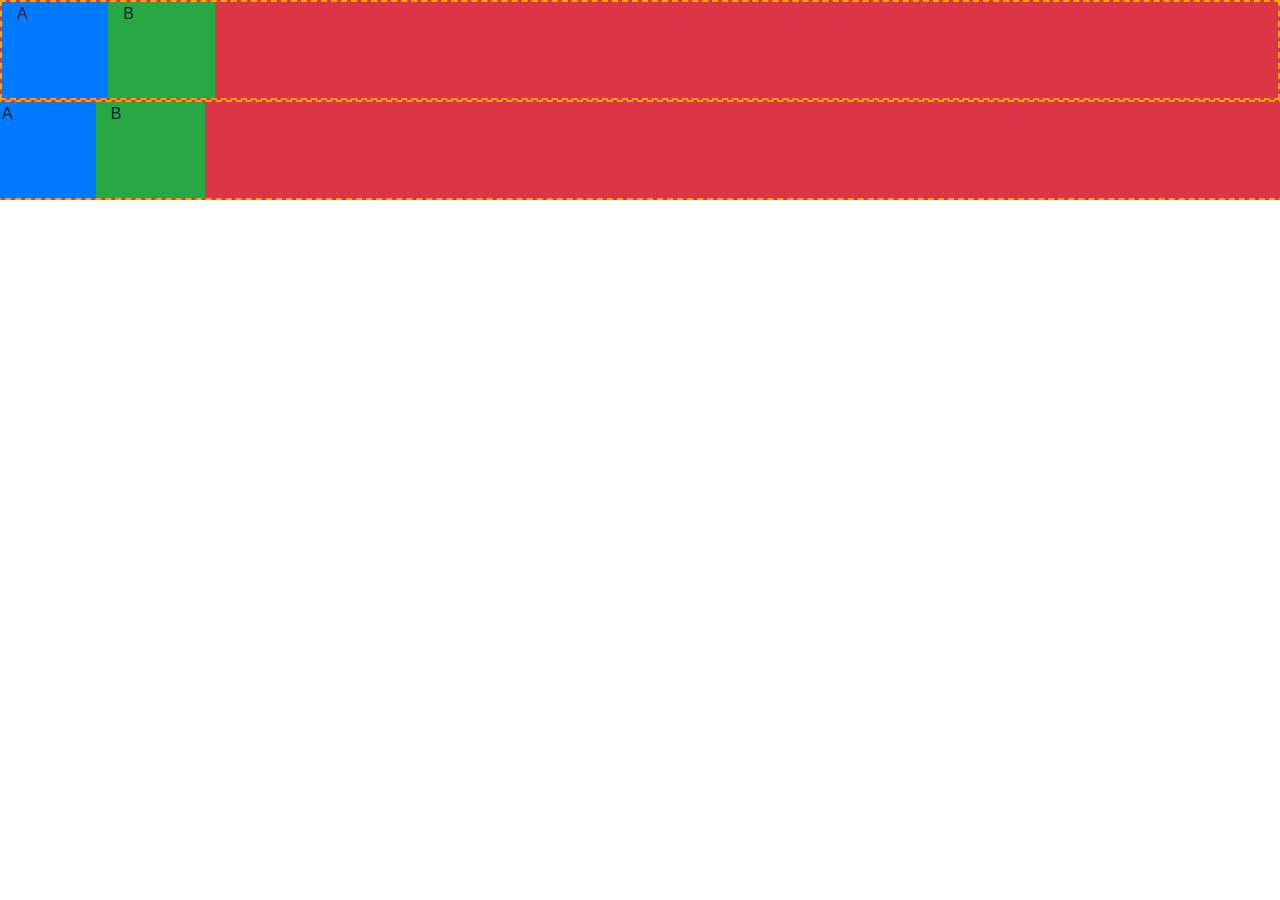
<file: test.html>
<!doctype html>
<html lang="en">
	<head>
		<!-- Required meta tags -->
		<meta charset="utf-8">
		<meta name="viewport" content="width=device-width, initial-scale=1, shrink-to-fit=no">
		<!-- Bootstrap CSS -->
		<link rel="stylesheet" href="css/bootstrap.min.css">
		<title>Online Shopping Site for Mobiles, Electronics, Furniture, Grocery, Lifestyle, Books &amp; More. Best Offers!</title>
		<style>
			.a_row{
				height:100px;
				border:2px dashed orange;
			}
			
		</style>
	</head>
	<body>
		<div class="row a_row m-0 bg-danger">
			<div class=" col-xs-6 col-11 col-sm-10 col-md-6 col-lg-2 col-xl-1 bg-primary">A</div>
			<div class="col-xs-6 col-1 col-sm-2 col-md-6 col-lg-10 col-xl-1 bg-success d-sm-block">B</div>
		</div>
		<div class="row a_row bg-danger">
			<div class="col-11 col-sm-10 col-md-6 col-lg-2 col-xl-1 bg-primary">A</div>
			<div class="col-1 col-sm-2 col-md-6 col-lg-10 col-xl-1 bg-success d-md-none d-lg-block">B</div>
		</div>
		
		<script src="https://code.jquery.com/jquery-1.9.1.min.js"></script>
		<script src="js/popper.min.js" ></script>
		<script src="js/bootstrap.min.js"></script>
	</body>
</html>
</file>
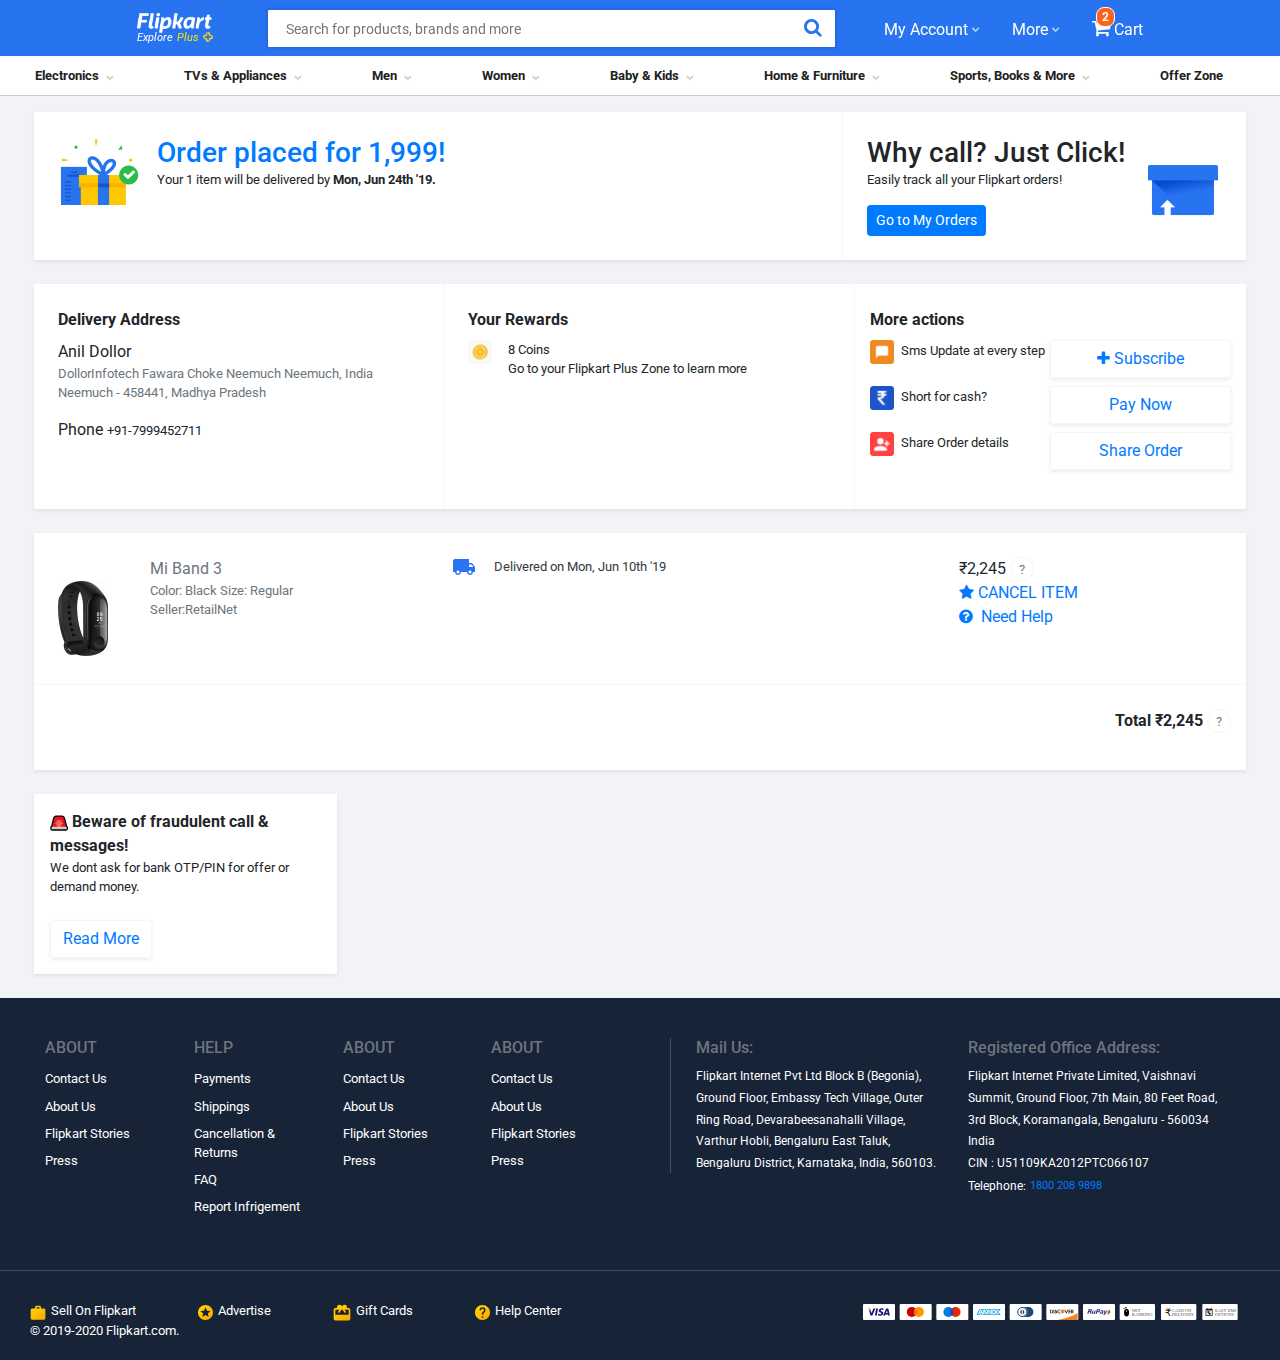
<file: thankyou.html>
<!doctype html>
<html lang="en">
	<head>
		<!-- Required meta tags -->
		<meta charset="utf-8">
		<meta name="viewport" content="width=device-width, initial-scale=1, shrink-to-fit=no">

		<!-- Bootstrap CSS -->
		<link rel="stylesheet" href="css/bootstrap.min.css">
		<link rel="stylesheet" href="css/bootstrap-slider.css">
		<link rel="stylesheet" href="https://cdnjs.cloudflare.com/ajax/libs/font-awesome/4.7.0/css/font-awesome.min.css">
		<link href="https://fonts.googleapis.com/css?family=Roboto" rel="stylesheet">
		<link rel="shortcut icon" href="favicon.ico">
		<title>Online Shopping Site for Mobiles, Electronics, Furniture, Grocery, Lifestyle, Books &amp; More. Best Offers!</title>
		<link rel="stylesheet" type="text/css" href="css/jquery.simpleLens.css">
		<link rel="stylesheet" type="text/css" href="css/jquery.simpleGallery.css">
	
		<link rel="stylesheet" href="css/style.css">
	</head>
	<body>
		<!-- The Modal -->
		<div class="modal" id="myModal">
			<div class="modal-dialog modal-lg">
				<div class="modal-content">
					<button type="button" class="close" data-dismiss="modal">&times;</button>
					<!-- Modal body -->
					<div class="modal-body">
						<div class="row">
							<div class="col-md-5 bg-primary text-white modalpadding modalpadding_img">
								<h2 class="">Login</h2>
								<p>Get access to your Orders, Wishlist and Recomendations</p>
		
							</div>
							<div class="col-md-7 bg-white modalpadding modalpaddinglogin">
								<form class="loginform">
									<div class="form-group" style="margin-bottom:40px;">
										<span class="text-secondary">Enter Email/Mobile Number</span>
										<input autocomplete="off" type="text" name="email" class="form-control">
									</div>
									<div class="form-group" style="margin-bottom:20px;">
										<span class="text-secondary">Enter Password</span>
										<input autocomplete="off" type="password" name="password" class="form-control">
										<a href="btn btn-link" class="forgot">Forgot?</a>
									</div>
									<div class="form-group">										
										<input type="submit" name="submit" class="btn btn-lg text-white btn-warning btn-block" value="Login">
									</div>
								</form>
								<a href="#" class="btn btn-lg text-primary btn-white btn-block newtofk">New to Flipkart? Sign up</a>
							</div>
						</div>
					</div>
				</div>
			</div>
		</div>
		<header>
			<div class="header_top">
				<div class="row">
					<div class="col-md-1">
					</div>
					<div class="col-md-7">
						<div class="row">
							<div class="col-md-2">
								<a href="#" class="a_logo">
									<img width="75" src="img/flipkart.png">
									<div class="a_ep">
										<span class="ep explore">Explore</span> <span class="ep plus">Plus</span>
										<img width="10" src="img/plus.png">
									</div>					
								</a>
							</div>
							<div class="col-md-10">
								<form class="search_form">
									<input class="search_box" autocomplete="off" type="text" name="search" placeholder="Search for products, brands and more">
									<button type="submit" class="btn search_btn">
										<i class="fa fa-search"></i>
									</button>
									<div class="a_search_list">
										<ul class="nav flex-column recentul">
											<li class="nav-item">
												<a class="nav-link" href="#"><i class="fa fa-refresh text-secondary"></i> Core i9</a>
											</li>
											<li class="nav-item">
												<a class="nav-link" href="#"><i class="fa fa-refresh text-secondary"></i> pendrive</a>
											</li>
											<li class="nav-item">
												<a class="nav-link" href="#"><i class="fa fa-refresh text-secondary"></i> laptop</a>
											</li>
											<li class="nav-item">
												<a class="nav-link" href="#"><i class="fa fa-refresh text-secondary"></i> laptop</a>
											</li>
										</ul>
										<h6 class="text-secondary">Trending</h6>
										<ul class="nav flex-column">
											<li class="nav-item">
												<a class="nav-link" href="#"><i class="fa fa-search"></i> mobiles</a>
											</li>
											<li class="nav-item">
												<a class="nav-link" href="#"><i class="fa fa-search"></i> mobiles</a>
											</li>
											<li class="nav-item">
												<a class="nav-link" href="#"><i class="fa fa-search"></i> laptops</a>
											</li>
											<li class="nav-item">
												<a class="nav-link" href="#"><i class="fa fa-search"></i> television</a>
											</li>
											<li class="nav-item">
												<a class="nav-link" href="#"><i class="fa fa-search"></i> washing machines</a>
											</li>
											<li class="nav-item">
												<a class="nav-link" href="#"><i class="fa fa-search"></i> refigerators</a>
											</li>
											<li class="nav-item">
												<a class="nav-link" href="#"><i class="fa fa-search"></i> shoes</a>
											</li>
											<li class="nav-item">
												<a class="nav-link" href="#"><i class="fa fa-search"></i> sarees</a>
											</li>
										</ul>
									</div>
								</form>
							</div>
						</div>
						
						
					</div>
					<div class="col-md-4">
						<ul class="nav nav-pills a_top_nav">
							<li class="nav-item">
								<a class="nav-link have_chevron_mouseover" href="#">My Account <i class="fa fa-chevron-down"></i></a>
								<ul class="nav flex-column submenu">
									<li class="nav-item">
										<span class="triangleup"></span>
										<a class="nav-link" href="#"><i class="fa fa-bell"></i> My Profile</a>
									</li>
									<li class="nav-item">
										<a class="nav-link" href="#"><i class="fa fa-briefcase"></i> Flipkart Plus Zone</a>
									</li>
									<li class="nav-item">
										<a class="nav-link" href="#"><i class="fa fa-question-circle"></i> Game Zone</a>
									</li>
									<li class="nav-item">
										<a class="nav-link" href="#"><i class="fa fa-line-chart "></i> Orders</a>
									</li>
									<li class="nav-item">
										<a class="nav-link" href="#"><i class="fa fa-download"></i> Wishlist</a>
									</li>
									<li class="nav-item">
										<a class="nav-link" href="#"><i class="fa fa-download"></i> My Chat</a>
									</li>
									<li class="nav-item">
										<a class="nav-link" href="#"><i class="fa fa-download"></i> Gift Cards</a>
									</li>
									<li class="nav-item">
										<a class="nav-link" href="#"><i class="fa fa-download"></i> Notitfications</a>
									</li>
									<li class="nav-item">
										<a class="nav-link" href="#"><i class="fa fa-download"></i> Logout</a>
									</li>
								</ul>
							</li>
							<!--
							<li class="nav-item">
								<a class="nav-link" href="#" data-toggle="modal" data-target="#myModal">Login &amp; Signup</a>
							</li>
							-->
							<li class="nav-item">
								<a class="nav-link have_chevron_mouseover" href="#">More <i class="fa fa-chevron-down"></i></a>
								<ul class="nav flex-column submenu">
									<li class="nav-item">
										<span class="triangleup"></span>
										<a class="nav-link" href="#"><i class="fa fa-bell"></i> Notification Preferences</a>
									</li>
									<li class="nav-item">
										<a class="nav-link" href="#"><i class="fa fa-briefcase"></i> Sell on Flipkart</a>
									</li>
									<li class="nav-item">
										<a class="nav-link" href="#"><i class="fa fa-question-circle"></i> 24x7 Customer Support</a>
									</li>
									<li class="nav-item">
										<a class="nav-link" href="#"><i class="fa fa-line-chart "></i> Advertise</a>
									</li>
									<li class="nav-item">
										<a class="nav-link" href="#"><i class="fa fa-download"></i> Download App</a>
									</li>
								</ul>
							</li>
							<li class="nav-item">
								<a style="position:relative;" class="nav-link" href="#"><span class="badge badge-light a_bg_orange a_cart_count text-white">2</span> <i class="fa fa-shopping-cart"></i> Cart</a>
							</li>
						</ul>
					</div>
				</div>							
			</div>
			<div class="header_bottom header_bottom_nav">
				<ul class="nav header_bottom_nav_ul">
					<li class="nav-item have_chevron_mouseover">
						<a class="nav-link" href="#">Electronics <i class="fa fa-chevron-down"></i></a>
						<div class="category_submenu position-absolute shadow-sm mt-0 ml-5 mr-5">
							<div class="row">
								<div class="col a_wht">
									<h6> Electronics <i class="fa fa-caret-right"></i></h6>
									<ul>
										<li>
											<a href="#">MI</a>
										</li>
										<li>
											<a href="#">RealMe</a>
										</li>
										<li>
											<a href="#">Samsung</a>
										</li>
										<li>
											<a href="#">Infinix</a>
										</li>
										<li>
											<a href="#">Oppo </a>
										</li>
										<li>
											<a href="#">Apple</a>
										</li>
										<li>
											<a href="#">Vivo</a>
										</li>
										<li>
											<a href="#">Honor</a>
										</li>
										<li>
											<a href="#">Asus</a>
										</li>
										<li>
											<a href="#">Samsung S10 Series</a>
										</li>
										<li>
											<a href="#">Redme Note 7 Pro</a>
										</li>
										<li>
											<a href="#">Redmi Go</a>
										</li>
										<li>
											<a href="#">RealMe C2</a>
										</li>
										<li>
											<a href="#">Infinix Smart 3 Plus</a>
										</li>
										<li>
											<a href="#">Vivo V15</a>
										</li>
										<li>
											<a href="#">Vivo V15</a>
										</li>
										<li>
											<a href="#">Vivo V15</a>
										</li>
										<li>
											<a href="#">Vivo V15</a>
										</li>
									</ul>
								</div>
								<div class="col a_gry">
									<h6> Mobiles <i class="fa fa-caret-right"></i></h6>
									<ul>
										<li>
											<a href="#">MI</a>
										</li>
										<li>
											<a href="#">RealMe</a>
										</li>
										<li>
											<a href="#">Samsung</a>
										</li>
										<li>
											<a href="#">Infinix</a>
										</li>
										<li>
											<a href="#">Oppo </a>
										</li>
										<li>
											<a href="#">Apple</a>
										</li>
										<li>
											<a href="#">Vivo</a>
										</li>
										<li>
											<a href="#">Honor</a>
										</li>
										<li>
											<a href="#">Asus</a>
										</li>
										<li>
											<a href="#">Samsung S10 Series</a>
										</li>
										<li>
											<a href="#">Redme Note 7 Pro</a>
										</li>
										<li>
											<a href="#">Redmi Go</a>
										</li>
										<li>
											<a href="#">RealMe C2</a>
										</li>
										<li>
											<a href="#">Infinix Smart 3 Plus</a>
										</li>
										<li>
											<a href="#">Vivo V15</a>
										</li>
										<li>
											<a href="#">Vivo V15</a>
										</li>
										<li>
											<a href="#">Vivo V15</a>
										</li>
										<li>
											<a href="#">Vivo V15</a>
										</li>
									</ul>
								</div>
								<div class="col a_wht">
									<h6> Mobiles <i class="fa fa-caret-right"></i></h6>
									<ul>
										<li>
											<a href="#">MI</a>
										</li>
										<li>
											<a href="#">RealMe</a>
										</li>
										<li>
											<a href="#">Samsung</a>
										</li>
										<li>
											<a href="#">Infinix</a>
										</li>
										<li>
											<a href="#">Oppo </a>
										</li>
										<li>
											<a href="#">Apple</a>
										</li>
										<li>
											<a href="#">Vivo</a>
										</li>
										<li>
											<a href="#">Honor</a>
										</li>
										<li>
											<a href="#">Asus</a>
										</li>
										<li>
											<a href="#">Samsung S10 Series</a>
										</li>
										<li>
											<a href="#">Redme Note 7 Pro</a>
										</li>
										<li>
											<a href="#">Redmi Go</a>
										</li>
										<li>
											<a href="#">RealMe C2</a>
										</li>
										<li>
											<a href="#">Infinix Smart 3 Plus</a>
										</li>
										<li>
											<a href="#">Vivo V15</a>
										</li>
										<li>
											<a href="#">Vivo V15</a>
										</li>
										<li>
											<a href="#">Vivo V15</a>
										</li>
										<li>
											<a href="#">Vivo V15</a>
										</li>
									</ul>
								</div>
								<div class="col a_gry">
									<h6> Mobiles <i class="fa fa-caret-right"></i></h6>
									<ul>
										<li>
											<a href="#">MI</a>
										</li>
										<li>
											<a href="#">RealMe</a>
										</li>
										<li>
											<a href="#">Samsung</a>
										</li>
										<li>
											<a href="#">Infinix</a>
										</li>
										<li>
											<a href="#">Oppo </a>
										</li>
										<li>
											<a href="#">Apple</a>
										</li>
										<li>
											<a href="#">Vivo</a>
										</li>
										<li>
											<a href="#">Honor</a>
										</li>
										<li>
											<a href="#">Asus</a>
										</li>
										<li>
											<a href="#">Samsung S10 Series</a>
										</li>
										<li>
											<a href="#">Redme Note 7 Pro</a>
										</li>
										<li>
											<a href="#">Redmi Go</a>
										</li>
										<li>
											<a href="#">RealMe C2</a>
										</li>
										<li>
											<a href="#">Infinix Smart 3 Plus</a>
										</li>
										<li>
											<a href="#">Vivo V15</a>
										</li>
										<li>
											<a href="#">Vivo V15</a>
										</li>
										<li>
											<a href="#">Vivo V15</a>
										</li>
										<li>
											<a href="#">Vivo V15</a>
										</li>
									</ul>
								</div>
								<div class="col a_wht">
									<h6> Mobiles <i class="fa fa-caret-right"></i></h6>
									<ul>
										<li>
											<a href="#">MI</a>
										</li>
										<li>
											<a href="#">RealMe</a>
										</li>
										<li>
											<a href="#">Samsung</a>
										</li>
										<li>
											<a href="#">Infinix</a>
										</li>
										<li>
											<a href="#">Oppo </a>
										</li>
										<li>
											<a href="#">Apple</a>
										</li>
										<li>
											<a href="#">Vivo</a>
										</li>
										<li>
											<a href="#">Honor</a>
										</li>
										<li>
											<a href="#">Asus</a>
										</li>
										<li>
											<a href="#">Samsung S10 Series</a>
										</li>
										<li>
											<a href="#">Redme Note 7 Pro</a>
										</li>
										<li>
											<a href="#">Redmi Go</a>
										</li>
										<li>
											<a href="#">RealMe C2</a>
										</li>
										<li>
											<a href="#">Infinix Smart 3 Plus</a>
										</li>
										<li>
											<a href="#">Vivo V15</a>
										</li>
										<li>
											<a href="#">Vivo V15</a>
										</li>
										<li>
											<a href="#">Vivo V15</a>
										</li>
										<li>
											<a href="#">Vivo V15</a>
										</li>
									</ul>
								</div>
							</div>
						</div>
					</li>
			
					<li class="nav-item have_chevron_mouseover">
						<a class="nav-link" href="#">TVs &amp; Appliances <i class="fa fa-chevron-down"></i></a>
						<div class="category_submenu position-absolute shadow-sm mt-0 ml-5 mr-5 a_tvnappliaces">
							<div class="row">
								<div class="col a_wht">
									<h6> Tv &amp; Appliances <i class="fa fa-caret-right"></i></h6>
									<ul>
										<li>
											<a href="#">MI</a>
										</li>
										<li>
											<a href="#">RealMe</a>
										</li>
										<li>
											<a href="#">Samsung</a>
										</li>
										<li>
											<a href="#">Infinix</a>
										</li>
										<li>
											<a href="#">Oppo </a>
										</li>
										<li>
											<a href="#">Apple</a>
										</li>
										<li>
											<a href="#">Vivo</a>
										</li>
										<li>
											<a href="#">Honor</a>
										</li>
										<li>
											<a href="#">Asus</a>
										</li>
										<li>
											<a href="#">Samsung S10 Series</a>
										</li>
										<li>
											<a href="#">Redme Note 7 Pro</a>
										</li>
										<li>
											<a href="#">Redmi Go</a>
										</li>
										<li>
											<a href="#">RealMe C2</a>
										</li>
										<li>
											<a href="#">Infinix Smart 3 Plus</a>
										</li>
										<li>
											<a href="#">Vivo V15</a>
										</li>
										<li>
											<a href="#">Vivo V15</a>
										</li>
										<li>
											<a href="#">Vivo V15</a>
										</li>
										<li>
											<a href="#">Vivo V15</a>
										</li>
									</ul>
								</div>
								<div class="col a_gry">
									<h6> Mobiles <i class="fa fa-caret-right"></i></h6>
									<ul>
										<li>
											<a href="#">MI</a>
										</li>
										<li>
											<a href="#">RealMe</a>
										</li>
										<li>
											<a href="#">Samsung</a>
										</li>
										<li>
											<a href="#">Infinix</a>
										</li>
										<li>
											<a href="#">Oppo </a>
										</li>
										<li>
											<a href="#">Apple</a>
										</li>
										<li>
											<a href="#">Vivo</a>
										</li>
										<li>
											<a href="#">Honor</a>
										</li>
										<li>
											<a href="#">Asus</a>
										</li>
										<li>
											<a href="#">Samsung S10 Series</a>
										</li>
										<li>
											<a href="#">Redme Note 7 Pro</a>
										</li>
										<li>
											<a href="#">Redmi Go</a>
										</li>
										<li>
											<a href="#">RealMe C2</a>
										</li>
										<li>
											<a href="#">Infinix Smart 3 Plus</a>
										</li>
										<li>
											<a href="#">Vivo V15</a>
										</li>
										<li>
											<a href="#">Vivo V15</a>
										</li>
										<li>
											<a href="#">Vivo V15</a>
										</li>
										<li>
											<a href="#">Vivo V15</a>
										</li>
									</ul>
								</div>
								<div class="col a_wht">
									<h6> Mobiles <i class="fa fa-caret-right"></i></h6>
									<ul>
										<li>
											<a href="#">MI</a>
										</li>
										<li>
											<a href="#">RealMe</a>
										</li>
										<li>
											<a href="#">Samsung</a>
										</li>
										<li>
											<a href="#">Infinix</a>
										</li>
										<li>
											<a href="#">Oppo </a>
										</li>
										<li>
											<a href="#">Apple</a>
										</li>
										<li>
											<a href="#">Vivo</a>
										</li>
										<li>
											<a href="#">Honor</a>
										</li>
										<li>
											<a href="#">Asus</a>
										</li>
										<li>
											<a href="#">Samsung S10 Series</a>
										</li>
										<li>
											<a href="#">Redme Note 7 Pro</a>
										</li>
										<li>
											<a href="#">Redmi Go</a>
										</li>
										<li>
											<a href="#">RealMe C2</a>
										</li>
										<li>
											<a href="#">Infinix Smart 3 Plus</a>
										</li>
										<li>
											<a href="#">Vivo V15</a>
										</li>
										<li>
											<a href="#">Vivo V15</a>
										</li>
										<li>
											<a href="#">Vivo V15</a>
										</li>
										<li>
											<a href="#">Vivo V15</a>
										</li>
									</ul>
								</div>
								<div class="col a_gry">
									<h6> Mobiles <i class="fa fa-caret-right"></i></h6>
									<ul>
										<li>
											<a href="#">MI</a>
										</li>
										<li>
											<a href="#">RealMe</a>
										</li>
										<li>
											<a href="#">Samsung</a>
										</li>
										<li>
											<a href="#">Infinix</a>
										</li>
										<li>
											<a href="#">Oppo </a>
										</li>
										<li>
											<a href="#">Apple</a>
										</li>
										<li>
											<a href="#">Vivo</a>
										</li>
										<li>
											<a href="#">Honor</a>
										</li>
										<li>
											<a href="#">Asus</a>
										</li>
										<li>
											<a href="#">Samsung S10 Series</a>
										</li>
										<li>
											<a href="#">Redme Note 7 Pro</a>
										</li>
										<li>
											<a href="#">Redmi Go</a>
										</li>
										<li>
											<a href="#">RealMe C2</a>
										</li>
										<li>
											<a href="#">Infinix Smart 3 Plus</a>
										</li>
										<li>
											<a href="#">Vivo V15</a>
										</li>
										<li>
											<a href="#">Vivo V15</a>
										</li>
										<li>
											<a href="#">Vivo V15</a>
										</li>
										<li>
											<a href="#">Vivo V15</a>
										</li>
									</ul>
								</div>
								<div class="col a_wht">
									<h6> Appliances <i class="fa fa-caret-right"></i></h6>
									<ul>
										<li>
											<a href="#">MI</a>
										</li>
										<li>
											<a href="#">RealMe</a>
										</li>
										<li>
											<a href="#">Samsung</a>
										</li>
										<li>
											<a href="#">Infinix</a>
										</li>
										<li>
											<a href="#">Oppo </a>
										</li>
										<li>
											<a href="#">Apple</a>
										</li>
										<li>
											<a href="#">Vivo</a>
										</li>
										<li>
											<a href="#">Honor</a>
										</li>
										<li>
											<a href="#">Asus</a>
										</li>
										<li>
											<a href="#">Samsung S10 Series</a>
										</li>
										<li>
											<a href="#">Redme Note 7 Pro</a>
										</li>
										<li>
											<a href="#">Redmi Go</a>
										</li>
										<li>
											<a href="#">RealMe C2</a>
										</li>
										<li>
											<a href="#">Infinix Smart 3 Plus</a>
										</li>
										<li>
											<a href="#">Vivo V15</a>
										</li>
										<li>
											<a href="#">Vivo V15</a>
										</li>
										<li>
											<a href="#">Vivo V15</a>
										</li>
										<li>
											<a href="#">Vivo V15</a>
										</li>
									</ul>
								</div>
							</div>
						</div>
					</li>
					<li class="nav-item have_chevron_mouseover">
						<a class="nav-link" href="#">Men <i class="fa fa-chevron-down"></i></a>
						<div class="category_submenu position-absolute shadow-sm mt-0 ml-5 mr-5 a_men">
							<div class="row">
								<div class="col a_wht">
									<h6> Mens <i class="fa fa-caret-right"></i></h6>
									<ul>
										<li>
											<a href="#">MI</a>
										</li>
										<li>
											<a href="#">RealMe</a>
										</li>
										<li>
											<a href="#">Samsung</a>
										</li>
										<li>
											<a href="#">Infinix</a>
										</li>
										<li>
											<a href="#">Oppo </a>
										</li>
										<li>
											<a href="#">Apple</a>
										</li>
										<li>
											<a href="#">Vivo</a>
										</li>
										<li>
											<a href="#">Honor</a>
										</li>
										<li>
											<a href="#">Asus</a>
										</li>
										<li>
											<a href="#">Samsung S10 Series</a>
										</li>
										<li>
											<a href="#">Redme Note 7 Pro</a>
										</li>
										<li>
											<a href="#">Redmi Go</a>
										</li>
										<li>
											<a href="#">RealMe C2</a>
										</li>
										<li>
											<a href="#">Infinix Smart 3 Plus</a>
										</li>
										<li>
											<a href="#">Vivo V15</a>
										</li>
										<li>
											<a href="#">Vivo V15</a>
										</li>
										<li>
											<a href="#">Vivo V15</a>
										</li>
										<li>
											<a href="#">Vivo V15</a>
										</li>
									</ul>
								</div>
								<div class="col a_gry">
									<h6> Mobiles <i class="fa fa-caret-right"></i></h6>
									<ul>
										<li>
											<a href="#">MI</a>
										</li>
										<li>
											<a href="#">RealMe</a>
										</li>
										<li>
											<a href="#">Samsung</a>
										</li>
										<li>
											<a href="#">Infinix</a>
										</li>
										<li>
											<a href="#">Oppo </a>
										</li>
										<li>
											<a href="#">Apple</a>
										</li>
										<li>
											<a href="#">Vivo</a>
										</li>
										<li>
											<a href="#">Honor</a>
										</li>
										<li>
											<a href="#">Asus</a>
										</li>
										<li>
											<a href="#">Samsung S10 Series</a>
										</li>
										<li>
											<a href="#">Redme Note 7 Pro</a>
										</li>
										<li>
											<a href="#">Redmi Go</a>
										</li>
										<li>
											<a href="#">RealMe C2</a>
										</li>
										<li>
											<a href="#">Infinix Smart 3 Plus</a>
										</li>
										<li>
											<a href="#">Vivo V15</a>
										</li>
										<li>
											<a href="#">Vivo V15</a>
										</li>
										<li>
											<a href="#">Vivo V15</a>
										</li>
										<li>
											<a href="#">Vivo V15</a>
										</li>
									</ul>
								</div>
								<div class="col a_wht">
									<h6> Mobiles <i class="fa fa-caret-right"></i></h6>
									<ul>
										<li>
											<a href="#">MI</a>
										</li>
										<li>
											<a href="#">RealMe</a>
										</li>
										<li>
											<a href="#">Samsung</a>
										</li>
										<li>
											<a href="#">Infinix</a>
										</li>
										<li>
											<a href="#">Oppo </a>
										</li>
										<li>
											<a href="#">Apple</a>
										</li>
										<li>
											<a href="#">Vivo</a>
										</li>
										<li>
											<a href="#">Honor</a>
										</li>
										<li>
											<a href="#">Asus</a>
										</li>
										<li>
											<a href="#">Samsung S10 Series</a>
										</li>
										<li>
											<a href="#">Redme Note 7 Pro</a>
										</li>
										<li>
											<a href="#">Redmi Go</a>
										</li>
										<li>
											<a href="#">RealMe C2</a>
										</li>
										<li>
											<a href="#">Infinix Smart 3 Plus</a>
										</li>
										<li>
											<a href="#">Vivo V15</a>
										</li>
										<li>
											<a href="#">Vivo V15</a>
										</li>
										<li>
											<a href="#">Vivo V15</a>
										</li>
										<li>
											<a href="#">Vivo V15</a>
										</li>
									</ul>
								</div>
								<div class="col a_gry">
									<h6> Mobiles <i class="fa fa-caret-right"></i></h6>
									<ul>
										<li>
											<a href="#">MI</a>
										</li>
										<li>
											<a href="#">RealMe</a>
										</li>
										<li>
											<a href="#">Samsung</a>
										</li>
										<li>
											<a href="#">Infinix</a>
										</li>
										<li>
											<a href="#">Oppo </a>
										</li>
										<li>
											<a href="#">Apple</a>
										</li>
										<li>
											<a href="#">Vivo</a>
										</li>
										<li>
											<a href="#">Honor</a>
										</li>
										<li>
											<a href="#">Asus</a>
										</li>
										<li>
											<a href="#">Samsung S10 Series</a>
										</li>
										<li>
											<a href="#">Redme Note 7 Pro</a>
										</li>
										<li>
											<a href="#">Redmi Go</a>
										</li>
										<li>
											<a href="#">RealMe C2</a>
										</li>
										<li>
											<a href="#">Infinix Smart 3 Plus</a>
										</li>
										<li>
											<a href="#">Vivo V15</a>
										</li>
										<li>
											<a href="#">Vivo V15</a>
										</li>
										<li>
											<a href="#">Vivo V15</a>
										</li>
										<li>
											<a href="#">Vivo V15</a>
										</li>
									</ul>
								</div>
								<div class="col a_wht">
									<h6> Mobiles <i class="fa fa-caret-right"></i></h6>
									<ul>
										<li>
											<a href="#">MI</a>
										</li>
										<li>
											<a href="#">RealMe</a>
										</li>
										<li>
											<a href="#">Samsung</a>
										</li>
										<li>
											<a href="#">Infinix</a>
										</li>
										<li>
											<a href="#">Oppo </a>
										</li>
										<li>
											<a href="#">Apple</a>
										</li>
										<li>
											<a href="#">Vivo</a>
										</li>
										<li>
											<a href="#">Honor</a>
										</li>
										<li>
											<a href="#">Asus</a>
										</li>
										<li>
											<a href="#">Samsung S10 Series</a>
										</li>
										<li>
											<a href="#">Redme Note 7 Pro</a>
										</li>
										<li>
											<a href="#">Redmi Go</a>
										</li>
										<li>
											<a href="#">RealMe C2</a>
										</li>
										<li>
											<a href="#">Infinix Smart 3 Plus</a>
										</li>
										<li>
											<a href="#">Vivo V15</a>
										</li>
										<li>
											<a href="#">Vivo V15</a>
										</li>
										<li>
											<a href="#">Vivo V15</a>
										</li>
										<li>
											<a href="#">Vivo V15</a>
										</li>
									</ul>
								</div>
							</div>
						</div>
					</li>
					<li class="nav-item have_chevron_mouseover">
						<a class="nav-link" href="#">Women <i class="fa fa-chevron-down"></i></a>
						<div class="category_submenu position-absolute shadow-sm mt-0 ml-5 mr-5">
							<div class="row">
								<div class="col a_wht">
									<h6> Women <i class="fa fa-caret-right"></i></h6>
									<ul>
										<li>
											<a href="#">MI</a>
										</li>
										<li>
											<a href="#">RealMe</a>
										</li>
										<li>
											<a href="#">Samsung</a>
										</li>
										<li>
											<a href="#">Infinix</a>
										</li>
										<li>
											<a href="#">Oppo </a>
										</li>
										<li>
											<a href="#">Apple</a>
										</li>
										<li>
											<a href="#">Vivo</a>
										</li>
										<li>
											<a href="#">Honor</a>
										</li>
										<li>
											<a href="#">Asus</a>
										</li>
										<li>
											<a href="#">Samsung S10 Series</a>
										</li>
										<li>
											<a href="#">Redme Note 7 Pro</a>
										</li>
										<li>
											<a href="#">Redmi Go</a>
										</li>
										<li>
											<a href="#">RealMe C2</a>
										</li>
										<li>
											<a href="#">Infinix Smart 3 Plus</a>
										</li>
										<li>
											<a href="#">Vivo V15</a>
										</li>
										<li>
											<a href="#">Vivo V15</a>
										</li>
										<li>
											<a href="#">Vivo V15</a>
										</li>
										<li>
											<a href="#">Vivo V15</a>
										</li>
									</ul>
								</div>
								<div class="col a_gry">
									<h6> Mobiles <i class="fa fa-caret-right"></i></h6>
									<ul>
										<li>
											<a href="#">MI</a>
										</li>
										<li>
											<a href="#">RealMe</a>
										</li>
										<li>
											<a href="#">Samsung</a>
										</li>
										<li>
											<a href="#">Infinix</a>
										</li>
										<li>
											<a href="#">Oppo </a>
										</li>
										<li>
											<a href="#">Apple</a>
										</li>
										<li>
											<a href="#">Vivo</a>
										</li>
										<li>
											<a href="#">Honor</a>
										</li>
										<li>
											<a href="#">Asus</a>
										</li>
										<li>
											<a href="#">Samsung S10 Series</a>
										</li>
										<li>
											<a href="#">Redme Note 7 Pro</a>
										</li>
										<li>
											<a href="#">Redmi Go</a>
										</li>
										<li>
											<a href="#">RealMe C2</a>
										</li>
										<li>
											<a href="#">Infinix Smart 3 Plus</a>
										</li>
										<li>
											<a href="#">Vivo V15</a>
										</li>
										<li>
											<a href="#">Vivo V15</a>
										</li>
										<li>
											<a href="#">Vivo V15</a>
										</li>
										<li>
											<a href="#">Vivo V15</a>
										</li>
									</ul>
								</div>
								<div class="col a_wht">
									<h6> Mobiles <i class="fa fa-caret-right"></i></h6>
									<ul>
										<li>
											<a href="#">MI</a>
										</li>
										<li>
											<a href="#">RealMe</a>
										</li>
										<li>
											<a href="#">Samsung</a>
										</li>
										<li>
											<a href="#">Infinix</a>
										</li>
										<li>
											<a href="#">Oppo </a>
										</li>
										<li>
											<a href="#">Apple</a>
										</li>
										<li>
											<a href="#">Vivo</a>
										</li>
										<li>
											<a href="#">Honor</a>
										</li>
										<li>
											<a href="#">Asus</a>
										</li>
										<li>
											<a href="#">Samsung S10 Series</a>
										</li>
										<li>
											<a href="#">Redme Note 7 Pro</a>
										</li>
										<li>
											<a href="#">Redmi Go</a>
										</li>
										<li>
											<a href="#">RealMe C2</a>
										</li>
										<li>
											<a href="#">Infinix Smart 3 Plus</a>
										</li>
										<li>
											<a href="#">Vivo V15</a>
										</li>
										<li>
											<a href="#">Vivo V15</a>
										</li>
										<li>
											<a href="#">Vivo V15</a>
										</li>
										<li>
											<a href="#">Vivo V15</a>
										</li>
									</ul>
								</div>
								<div class="col a_gry">
									<h6> Mobiles <i class="fa fa-caret-right"></i></h6>
									<ul>
										<li>
											<a href="#">MI</a>
										</li>
										<li>
											<a href="#">RealMe</a>
										</li>
										<li>
											<a href="#">Samsung</a>
										</li>
										<li>
											<a href="#">Infinix</a>
										</li>
										<li>
											<a href="#">Oppo </a>
										</li>
										<li>
											<a href="#">Apple</a>
										</li>
										<li>
											<a href="#">Vivo</a>
										</li>
										<li>
											<a href="#">Honor</a>
										</li>
										<li>
											<a href="#">Asus</a>
										</li>
										<li>
											<a href="#">Samsung S10 Series</a>
										</li>
										<li>
											<a href="#">Redme Note 7 Pro</a>
										</li>
										<li>
											<a href="#">Redmi Go</a>
										</li>
										<li>
											<a href="#">RealMe C2</a>
										</li>
										<li>
											<a href="#">Infinix Smart 3 Plus</a>
										</li>
										<li>
											<a href="#">Vivo V15</a>
										</li>
										<li>
											<a href="#">Vivo V15</a>
										</li>
										<li>
											<a href="#">Vivo V15</a>
										</li>
										<li>
											<a href="#">Vivo V15</a>
										</li>
									</ul>
								</div>
								<div class="col a_wht">
									<h6> Mobiles <i class="fa fa-caret-right"></i></h6>
									<ul>
										<li>
											<a href="#">MI</a>
										</li>
										<li>
											<a href="#">RealMe</a>
										</li>
										<li>
											<a href="#">Samsung</a>
										</li>
										<li>
											<a href="#">Infinix</a>
										</li>
										<li>
											<a href="#">Oppo </a>
										</li>
										<li>
											<a href="#">Apple</a>
										</li>
										<li>
											<a href="#">Vivo</a>
										</li>
										<li>
											<a href="#">Honor</a>
										</li>
										<li>
											<a href="#">Asus</a>
										</li>
										<li>
											<a href="#">Samsung S10 Series</a>
										</li>
										<li>
											<a href="#">Redme Note 7 Pro</a>
										</li>
										<li>
											<a href="#">Redmi Go</a>
										</li>
										<li>
											<a href="#">RealMe C2</a>
										</li>
										<li>
											<a href="#">Infinix Smart 3 Plus</a>
										</li>
										<li>
											<a href="#">Vivo V15</a>
										</li>
										<li>
											<a href="#">Vivo V15</a>
										</li>
										<li>
											<a href="#">Vivo V15</a>
										</li>
										<li>
											<a href="#">Vivo V15</a>
										</li>
									</ul>
								</div>
							</div>
						</div>
					</li>
					<li class="nav-item have_chevron_mouseover">
						<a class="nav-link" href="#">Baby &amp; Kids <i class="fa fa-chevron-down"></i></a>
						<div class="category_submenu position-absolute shadow-sm mt-0 ml-5 mr-5">
							<div class="row">
								<div class="col a_wht">
									<h6> Baby &amp; Kids <i class="fa fa-caret-right"></i></h6>
									<ul>
										<li>
											<a href="#">MI</a>
										</li>
										<li>
											<a href="#">RealMe</a>
										</li>
										<li>
											<a href="#">Samsung</a>
										</li>
										<li>
											<a href="#">Infinix</a>
										</li>
										<li>
											<a href="#">Oppo </a>
										</li>
										<li>
											<a href="#">Apple</a>
										</li>
										<li>
											<a href="#">Vivo</a>
										</li>
										<li>
											<a href="#">Honor</a>
										</li>
										<li>
											<a href="#">Asus</a>
										</li>
										<li>
											<a href="#">Samsung S10 Series</a>
										</li>
										<li>
											<a href="#">Redme Note 7 Pro</a>
										</li>
										<li>
											<a href="#">Redmi Go</a>
										</li>
										<li>
											<a href="#">RealMe C2</a>
										</li>
										<li>
											<a href="#">Infinix Smart 3 Plus</a>
										</li>
										<li>
											<a href="#">Vivo V15</a>
										</li>
										<li>
											<a href="#">Vivo V15</a>
										</li>
										<li>
											<a href="#">Vivo V15</a>
										</li>
										<li>
											<a href="#">Vivo V15</a>
										</li>
									</ul>
								</div>
								<div class="col a_gry">
									<h6> Mobiles <i class="fa fa-caret-right"></i></h6>
									<ul>
										<li>
											<a href="#">MI</a>
										</li>
										<li>
											<a href="#">RealMe</a>
										</li>
										<li>
											<a href="#">Samsung</a>
										</li>
										<li>
											<a href="#">Infinix</a>
										</li>
										<li>
											<a href="#">Oppo </a>
										</li>
										<li>
											<a href="#">Apple</a>
										</li>
										<li>
											<a href="#">Vivo</a>
										</li>
										<li>
											<a href="#">Honor</a>
										</li>
										<li>
											<a href="#">Asus</a>
										</li>
										<li>
											<a href="#">Samsung S10 Series</a>
										</li>
										<li>
											<a href="#">Redme Note 7 Pro</a>
										</li>
										<li>
											<a href="#">Redmi Go</a>
										</li>
										<li>
											<a href="#">RealMe C2</a>
										</li>
										<li>
											<a href="#">Infinix Smart 3 Plus</a>
										</li>
										<li>
											<a href="#">Vivo V15</a>
										</li>
										<li>
											<a href="#">Vivo V15</a>
										</li>
										<li>
											<a href="#">Vivo V15</a>
										</li>
										<li>
											<a href="#">Vivo V15</a>
										</li>
									</ul>
								</div>
								<div class="col a_wht">
									<h6> Mobiles <i class="fa fa-caret-right"></i></h6>
									<ul>
										<li>
											<a href="#">MI</a>
										</li>
										<li>
											<a href="#">RealMe</a>
										</li>
										<li>
											<a href="#">Samsung</a>
										</li>
										<li>
											<a href="#">Infinix</a>
										</li>
										<li>
											<a href="#">Oppo </a>
										</li>
										<li>
											<a href="#">Apple</a>
										</li>
										<li>
											<a href="#">Vivo</a>
										</li>
										<li>
											<a href="#">Honor</a>
										</li>
										<li>
											<a href="#">Asus</a>
										</li>
										<li>
											<a href="#">Samsung S10 Series</a>
										</li>
										<li>
											<a href="#">Redme Note 7 Pro</a>
										</li>
										<li>
											<a href="#">Redmi Go</a>
										</li>
										<li>
											<a href="#">RealMe C2</a>
										</li>
										<li>
											<a href="#">Infinix Smart 3 Plus</a>
										</li>
										<li>
											<a href="#">Vivo V15</a>
										</li>
										<li>
											<a href="#">Vivo V15</a>
										</li>
										<li>
											<a href="#">Vivo V15</a>
										</li>
										<li>
											<a href="#">Vivo V15</a>
										</li>
									</ul>
								</div>
								<div class="col a_gry">
									<h6> Mobiles <i class="fa fa-caret-right"></i></h6>
									<ul>
										<li>
											<a href="#">MI</a>
										</li>
										<li>
											<a href="#">RealMe</a>
										</li>
										<li>
											<a href="#">Samsung</a>
										</li>
										<li>
											<a href="#">Infinix</a>
										</li>
										<li>
											<a href="#">Oppo </a>
										</li>
										<li>
											<a href="#">Apple</a>
										</li>
										<li>
											<a href="#">Vivo</a>
										</li>
										<li>
											<a href="#">Honor</a>
										</li>
										<li>
											<a href="#">Asus</a>
										</li>
										<li>
											<a href="#">Samsung S10 Series</a>
										</li>
										<li>
											<a href="#">Redme Note 7 Pro</a>
										</li>
										<li>
											<a href="#">Redmi Go</a>
										</li>
										<li>
											<a href="#">RealMe C2</a>
										</li>
										<li>
											<a href="#">Infinix Smart 3 Plus</a>
										</li>
										<li>
											<a href="#">Vivo V15</a>
										</li>
										<li>
											<a href="#">Vivo V15</a>
										</li>
										<li>
											<a href="#">Vivo V15</a>
										</li>
										<li>
											<a href="#">Vivo V15</a>
										</li>
									</ul>
								</div>
								<div class="col a_wht">
									<h6> Mobiles <i class="fa fa-caret-right"></i></h6>
									<ul>
										<li>
											<a href="#">MI</a>
										</li>
										<li>
											<a href="#">RealMe</a>
										</li>
										<li>
											<a href="#">Samsung</a>
										</li>
										<li>
											<a href="#">Infinix</a>
										</li>
										<li>
											<a href="#">Oppo </a>
										</li>
										<li>
											<a href="#">Apple</a>
										</li>
										<li>
											<a href="#">Vivo</a>
										</li>
										<li>
											<a href="#">Honor</a>
										</li>
										<li>
											<a href="#">Asus</a>
										</li>
										<li>
											<a href="#">Samsung S10 Series</a>
										</li>
										<li>
											<a href="#">Redme Note 7 Pro</a>
										</li>
										<li>
											<a href="#">Redmi Go</a>
										</li>
										<li>
											<a href="#">RealMe C2</a>
										</li>
										<li>
											<a href="#">Infinix Smart 3 Plus</a>
										</li>
										<li>
											<a href="#">Vivo V15</a>
										</li>
										<li>
											<a href="#">Vivo V15</a>
										</li>
										<li>
											<a href="#">Vivo V15</a>
										</li>
										<li>
											<a href="#">Vivo V15</a>
										</li>
									</ul>
								</div>
							</div>
						</div>
					</li>
					<li class="nav-item have_chevron_mouseover">
						<a class="nav-link" href="#">Home &amp; Furniture <i class="fa fa-chevron-down"></i></a>
						<div class="category_submenu position-absolute shadow-sm mt-0 ml-5 mr-5">
							<div class="row">
								<div class="col a_wht">
									<h6> Home &amp; Furniture <i class="fa fa-caret-right"></i></h6>
									<ul>
										<li>
											<a href="#">MI</a>
										</li>
										<li>
											<a href="#">RealMe</a>
										</li>
										<li>
											<a href="#">Samsung</a>
										</li>
										<li>
											<a href="#">Infinix</a>
										</li>
										<li>
											<a href="#">Oppo </a>
										</li>
										<li>
											<a href="#">Apple</a>
										</li>
										<li>
											<a href="#">Vivo</a>
										</li>
										<li>
											<a href="#">Honor</a>
										</li>
										<li>
											<a href="#">Asus</a>
										</li>
										<li>
											<a href="#">Samsung S10 Series</a>
										</li>
										<li>
											<a href="#">Redme Note 7 Pro</a>
										</li>
										<li>
											<a href="#">Redmi Go</a>
										</li>
										<li>
											<a href="#">RealMe C2</a>
										</li>
										<li>
											<a href="#">Infinix Smart 3 Plus</a>
										</li>
										<li>
											<a href="#">Vivo V15</a>
										</li>
										<li>
											<a href="#">Vivo V15</a>
										</li>
										<li>
											<a href="#">Vivo V15</a>
										</li>
										<li>
											<a href="#">Vivo V15</a>
										</li>
									</ul>
								</div>
								<div class="col a_gry">
									<h6> Mobiles <i class="fa fa-caret-right"></i></h6>
									<ul>
										<li>
											<a href="#">MI</a>
										</li>
										<li>
											<a href="#">RealMe</a>
										</li>
										<li>
											<a href="#">Samsung</a>
										</li>
										<li>
											<a href="#">Infinix</a>
										</li>
										<li>
											<a href="#">Oppo </a>
										</li>
										<li>
											<a href="#">Apple</a>
										</li>
										<li>
											<a href="#">Vivo</a>
										</li>
										<li>
											<a href="#">Honor</a>
										</li>
										<li>
											<a href="#">Asus</a>
										</li>
										<li>
											<a href="#">Samsung S10 Series</a>
										</li>
										<li>
											<a href="#">Redme Note 7 Pro</a>
										</li>
										<li>
											<a href="#">Redmi Go</a>
										</li>
										<li>
											<a href="#">RealMe C2</a>
										</li>
										<li>
											<a href="#">Infinix Smart 3 Plus</a>
										</li>
										<li>
											<a href="#">Vivo V15</a>
										</li>
										<li>
											<a href="#">Vivo V15</a>
										</li>
										<li>
											<a href="#">Vivo V15</a>
										</li>
										<li>
											<a href="#">Vivo V15</a>
										</li>
									</ul>
								</div>
								<div class="col a_wht">
									<h6> Mobiles <i class="fa fa-caret-right"></i></h6>
									<ul>
										<li>
											<a href="#">MI</a>
										</li>
										<li>
											<a href="#">RealMe</a>
										</li>
										<li>
											<a href="#">Samsung</a>
										</li>
										<li>
											<a href="#">Infinix</a>
										</li>
										<li>
											<a href="#">Oppo </a>
										</li>
										<li>
											<a href="#">Apple</a>
										</li>
										<li>
											<a href="#">Vivo</a>
										</li>
										<li>
											<a href="#">Honor</a>
										</li>
										<li>
											<a href="#">Asus</a>
										</li>
										<li>
											<a href="#">Samsung S10 Series</a>
										</li>
										<li>
											<a href="#">Redme Note 7 Pro</a>
										</li>
										<li>
											<a href="#">Redmi Go</a>
										</li>
										<li>
											<a href="#">RealMe C2</a>
										</li>
										<li>
											<a href="#">Infinix Smart 3 Plus</a>
										</li>
										<li>
											<a href="#">Vivo V15</a>
										</li>
										<li>
											<a href="#">Vivo V15</a>
										</li>
										<li>
											<a href="#">Vivo V15</a>
										</li>
										<li>
											<a href="#">Vivo V15</a>
										</li>
									</ul>
								</div>
								<div class="col a_gry">
									<h6> Mobiles <i class="fa fa-caret-right"></i></h6>
									<ul>
										<li>
											<a href="#">MI</a>
										</li>
										<li>
											<a href="#">RealMe</a>
										</li>
										<li>
											<a href="#">Samsung</a>
										</li>
										<li>
											<a href="#">Infinix</a>
										</li>
										<li>
											<a href="#">Oppo </a>
										</li>
										<li>
											<a href="#">Apple</a>
										</li>
										<li>
											<a href="#">Vivo</a>
										</li>
										<li>
											<a href="#">Honor</a>
										</li>
										<li>
											<a href="#">Asus</a>
										</li>
										<li>
											<a href="#">Samsung S10 Series</a>
										</li>
										<li>
											<a href="#">Redme Note 7 Pro</a>
										</li>
										<li>
											<a href="#">Redmi Go</a>
										</li>
										<li>
											<a href="#">RealMe C2</a>
										</li>
										<li>
											<a href="#">Infinix Smart 3 Plus</a>
										</li>
										<li>
											<a href="#">Vivo V15</a>
										</li>
										<li>
											<a href="#">Vivo V15</a>
										</li>
										<li>
											<a href="#">Vivo V15</a>
										</li>
										<li>
											<a href="#">Vivo V15</a>
										</li>
									</ul>
								</div>
								<div class="col a_wht">
									<h6> Mobiles <i class="fa fa-caret-right"></i></h6>
									<ul>
										<li>
											<a href="#">MI</a>
										</li>
										<li>
											<a href="#">RealMe</a>
										</li>
										<li>
											<a href="#">Samsung</a>
										</li>
										<li>
											<a href="#">Infinix</a>
										</li>
										<li>
											<a href="#">Oppo </a>
										</li>
										<li>
											<a href="#">Apple</a>
										</li>
										<li>
											<a href="#">Vivo</a>
										</li>
										<li>
											<a href="#">Honor</a>
										</li>
										<li>
											<a href="#">Asus</a>
										</li>
										<li>
											<a href="#">Samsung S10 Series</a>
										</li>
										<li>
											<a href="#">Redme Note 7 Pro</a>
										</li>
										<li>
											<a href="#">Redmi Go</a>
										</li>
										<li>
											<a href="#">RealMe C2</a>
										</li>
										<li>
											<a href="#">Infinix Smart 3 Plus</a>
										</li>
										<li>
											<a href="#">Vivo V15</a>
										</li>
										<li>
											<a href="#">Vivo V15</a>
										</li>
										<li>
											<a href="#">Vivo V15</a>
										</li>
										<li>
											<a href="#">Vivo V15</a>
										</li>
									</ul>
								</div>
							</div>
						</div>
					</li>
					<li class="nav-item have_chevron_mouseover">
						<a class="nav-link" href="#">Sports, Books &amp; More <i class="fa fa-chevron-down"></i></a>
						<div class="category_submenu position-absolute shadow-sm mt-0 ml-5 mr-5">
							<div class="row">
								<div class="col a_wht">
									<h6> Sports, Books &amp; More  <i class="fa fa-caret-right"></i></h6>
									<ul>
										<li>
											<a href="#">MI</a>
										</li>
										<li>
											<a href="#">RealMe</a>
										</li>
										<li>
											<a href="#">Samsung</a>
										</li>
										<li>
											<a href="#">Infinix</a>
										</li>
										<li>
											<a href="#">Oppo </a>
										</li>
										<li>
											<a href="#">Apple</a>
										</li>
										<li>
											<a href="#">Vivo</a>
										</li>
										<li>
											<a href="#">Honor</a>
										</li>
										<li>
											<a href="#">Asus</a>
										</li>
										<li>
											<a href="#">Samsung S10 Series</a>
										</li>
										<li>
											<a href="#">Redme Note 7 Pro</a>
										</li>
										<li>
											<a href="#">Redmi Go</a>
										</li>
										<li>
											<a href="#">RealMe C2</a>
										</li>
										<li>
											<a href="#">Infinix Smart 3 Plus</a>
										</li>
										<li>
											<a href="#">Vivo V15</a>
										</li>
										<li>
											<a href="#">Vivo V15</a>
										</li>
										<li>
											<a href="#">Vivo V15</a>
										</li>
										<li>
											<a href="#">Vivo V15</a>
										</li>
									</ul>
								</div>
								<div class="col a_gry">
									<h6> Mobiles <i class="fa fa-caret-right"></i></h6>
									<ul>
										<li>
											<a href="#">MI</a>
										</li>
										<li>
											<a href="#">RealMe</a>
										</li>
										<li>
											<a href="#">Samsung</a>
										</li>
										<li>
											<a href="#">Infinix</a>
										</li>
										<li>
											<a href="#">Oppo </a>
										</li>
										<li>
											<a href="#">Apple</a>
										</li>
										<li>
											<a href="#">Vivo</a>
										</li>
										<li>
											<a href="#">Honor</a>
										</li>
										<li>
											<a href="#">Asus</a>
										</li>
										<li>
											<a href="#">Samsung S10 Series</a>
										</li>
										<li>
											<a href="#">Redme Note 7 Pro</a>
										</li>
										<li>
											<a href="#">Redmi Go</a>
										</li>
										<li>
											<a href="#">RealMe C2</a>
										</li>
										<li>
											<a href="#">Infinix Smart 3 Plus</a>
										</li>
										<li>
											<a href="#">Vivo V15</a>
										</li>
										<li>
											<a href="#">Vivo V15</a>
										</li>
										<li>
											<a href="#">Vivo V15</a>
										</li>
										<li>
											<a href="#">Vivo V15</a>
										</li>
									</ul>
								</div>
								<div class="col a_wht">
									<h6> Mobiles <i class="fa fa-caret-right"></i></h6>
									<ul>
										<li>
											<a href="#">MI</a>
										</li>
										<li>
											<a href="#">RealMe</a>
										</li>
										<li>
											<a href="#">Samsung</a>
										</li>
										<li>
											<a href="#">Infinix</a>
										</li>
										<li>
											<a href="#">Oppo </a>
										</li>
										<li>
											<a href="#">Apple</a>
										</li>
										<li>
											<a href="#">Vivo</a>
										</li>
										<li>
											<a href="#">Honor</a>
										</li>
										<li>
											<a href="#">Asus</a>
										</li>
										<li>
											<a href="#">Samsung S10 Series</a>
										</li>
										<li>
											<a href="#">Redme Note 7 Pro</a>
										</li>
										<li>
											<a href="#">Redmi Go</a>
										</li>
										<li>
											<a href="#">RealMe C2</a>
										</li>
										<li>
											<a href="#">Infinix Smart 3 Plus</a>
										</li>
										<li>
											<a href="#">Vivo V15</a>
										</li>
										<li>
											<a href="#">Vivo V15</a>
										</li>
										<li>
											<a href="#">Vivo V15</a>
										</li>
										<li>
											<a href="#">Vivo V15</a>
										</li>
									</ul>
								</div>
								<div class="col a_gry">
									<h6> Mobiles <i class="fa fa-caret-right"></i></h6>
									<ul>
										<li>
											<a href="#">MI</a>
										</li>
										<li>
											<a href="#">RealMe</a>
										</li>
										<li>
											<a href="#">Samsung</a>
										</li>
										<li>
											<a href="#">Infinix</a>
										</li>
										<li>
											<a href="#">Oppo </a>
										</li>
										<li>
											<a href="#">Apple</a>
										</li>
										<li>
											<a href="#">Vivo</a>
										</li>
										<li>
											<a href="#">Honor</a>
										</li>
										<li>
											<a href="#">Asus</a>
										</li>
										<li>
											<a href="#">Samsung S10 Series</a>
										</li>
										<li>
											<a href="#">Redme Note 7 Pro</a>
										</li>
										<li>
											<a href="#">Redmi Go</a>
										</li>
										<li>
											<a href="#">RealMe C2</a>
										</li>
										<li>
											<a href="#">Infinix Smart 3 Plus</a>
										</li>
										<li>
											<a href="#">Vivo V15</a>
										</li>
										<li>
											<a href="#">Vivo V15</a>
										</li>
										<li>
											<a href="#">Vivo V15</a>
										</li>
										<li>
											<a href="#">Vivo V15</a>
										</li>
									</ul>
								</div>
								<div class="col a_wht">
									<h6> Mobiles <i class="fa fa-caret-right"></i></h6>
									<ul>
										<li>
											<a href="#">MI</a>
										</li>
										<li>
											<a href="#">RealMe</a>
										</li>
										<li>
											<a href="#">Samsung</a>
										</li>
										<li>
											<a href="#">Infinix</a>
										</li>
										<li>
											<a href="#">Oppo </a>
										</li>
										<li>
											<a href="#">Apple</a>
										</li>
										<li>
											<a href="#">Vivo</a>
										</li>
										<li>
											<a href="#">Honor</a>
										</li>
										<li>
											<a href="#">Asus</a>
										</li>
										<li>
											<a href="#">Samsung S10 Series</a>
										</li>
										<li>
											<a href="#">Redme Note 7 Pro</a>
										</li>
										<li>
											<a href="#">Redmi Go</a>
										</li>
										<li>
											<a href="#">RealMe C2</a>
										</li>
										<li>
											<a href="#">Infinix Smart 3 Plus</a>
										</li>
										<li>
											<a href="#">Vivo V15</a>
										</li>
										<li>
											<a href="#">Vivo V15</a>
										</li>
										<li>
											<a href="#">Vivo V15</a>
										</li>
										<li>
											<a href="#">Vivo V15</a>
										</li>
									</ul>
								</div>
							</div>
						</div>
					</li>
					<li class="nav-item">
						<a class="nav-link" href="#">Offer Zone</a>
					</li>
				</ul>
			</div>
		</header>
		<button  onclick="topFunction()" id="myBtn" title="Go to top" class="btn btn-outline-light bg-white backtotop shadow-sm"><i class="fa fa-chevron-up"></i> Back to top</button>
		<div class="overlay w-100 h-100 position-fixed text-center">
			<i class="fa fa-circle-o-notch fa-spin fa-3x fa-fw text-primary"></i>
			<span class="sr-only">Loading...</span>
		</div>
		<div class="container mt-3 p-0 a_viewcart a_checkoutcont a_thankyou">
			<div class="row bg-white m-0 mb-4 shadow-sm">
				<div class="col-md-8 p-4">
					<img class="float-left mr-3" src="img/thankyou/order.png">
					<h3 class="text-primary mb-0">Order placed for 1,999!</h3>
					<p class="small">Your <span>1</span> item will be delivered by <span class="font-weight-bold">Mon, Jun 24th '19.</span></p>
				</div>
				<div class="col-md-4 clearfix p-4 border border-right-0 border-top-0 border-bottom-0">
					<div class="float-left">
						<h3 class="mb-0">Why call? Just Click!</h3>
						<p class="small">Easily track all your Flipkart orders!</p>
						<a href="#" class="btn btn-primary btn-sm">Go to My Orders</a>
					</div>
					<img class="float-right mt-4" src="img/thankyou/1.png">
				</div>
			</div>
			<div class="row  bg-white m-0 mb-4 shadow-sm deliverybox">
				<div class="col p-4">
					<div class="mb-2 font-weight-bold">Delivery Address</div>
					<div>Anil Dollor</div>
					<p class="small text-secondary">DollorInfotech Fawara Choke Neemuch Neemuch, India Neemuch - 458441, Madhya Pradesh</p>
					<div><span class="">Phone</span> <span class="small">+91-7999452711</span></div>
				</div>
				<div class="col p-4 border border-top-0 border-bottom-0">
					<div class="mb-2 font-weight-bold">Your Rewards</div>
					<div class="small">
						<img class="float-left mr-3 od_coins_img" src="img/order_details/coins.png">
						<div><span>8</span> Coins</div>
						<div>Go to your Flipkart Plus Zone to learn more</div>
					</div>
				</div>
				<div class="col pt-4 ">
					<div class="mb-2 font-weight-bold">More actions</div>
					<div class="small row mb-2">
						<div class="col-md-6 p-0">
							<img class="mr-1 od_coins_img" src="img/thankyou/chat.png"> Sms Update at every step
						</div>
						<div class="col-md-6 p-0">
							<a href="#" class="btn btn-block btn-link float-right border shadow-sm rounded-0"> <i class="fa fa-plus"></i> Subscribe</a>
						</div>
					</div>
					<div class="small row mb-2">
						<div class="col-md-6 p-0">
							<img class="mr-1 od_coins_img" src="img/thankyou/rupee.png"> Short for cash?
						</div>
						<div class="col-md-6 p-0">
							<a href="#" class="btn btn-block btn-link float-right border shadow-sm rounded-0">Pay Now</a>
						</div>
					</div>
					<div class="small row mb-2">
						<div class="col-md-6 p-0">
							<img class="mr-1 od_coins_img" src="img/thankyou/social.png"> Share Order details
						</div>
						<div class="col-md-6 p-0">
							<a href="#" class="btn btn-block btn-link float-right border shadow-sm rounded-0">Share Order</a>
						</div>
					</div>
				</div>
			</div>
			<div class="row pt-4 pb-4 bg-white m-0 mb-4 shadow-sm product_detailbox">
				<div class="col-md-1 p-4">
					<a href="#">
						<img src="img/account_orders/miband.jpeg">
					</a>
				</div>
				<div class="col-md-3">
					<div>
						<a href="#" class="text-secondary">Mi Band 3</a>
					</div>
					<div class="small text-secondary">Color: Black Size: Regular</div>
					<div class="small text-secondary">Seller:RetailNet</div>							
				</div>
				<div class="col-md-5">
					<div class="mb-2 small text-dark"><img class="mr-3" src="img/thankyou/delivery.png"> Delivered on Mon, Jun 10th '19</div>
				</div>
				<div class="col-md-3 pl-3">
					<div>
						<span>₹2,245 </span><a href="#" class="d-inline-block border od_coins_img text-secondary small text-center rounded-circle">?</a>
					</div>
					<div>
						<a href="#" class="text-primary p-0">
							<i class="fa fa-star mr-1"></i>CANCEL ITEM
						</a>
					</div>
					<div>
						<a href="#" class="p-0 text-primary rounded-0"><i class="fa fa-question-circle text-primary mr-1"></i> Need Help</a>
					</div>				
					
				</div>
				<div class="col-md-12 border border-bottom-0 border-left-0 border-right-0 pt-4 pl-5">
					<h6 class="ml-5 font-weight-bold text-right">Total <span>₹2,245 </span><a href="#" class="d-inline-block border od_coins_img text-secondary small text-center rounded-circle">?</a></h6>
				</div>
			</div>
			<div class="bg-white m-0 mb-4 p-3 shadow-sm w-25">
				<div class="font-weight-bold"><img src="img/thankyou/beware.png"> Beware of fraudulent call &amp; messages!</div>
				<div class="small mb-4">We dont ask for bank OTP/PIN for offer or demand money.</div>
				<a href="#" class="btn btn-link shadow-sm border">Read More</a>
			</div>
		</div><!-- End of .a_cont -->
		<footer>
			<div class="footer_top">
				<div class="container">
					<div class="row">
						<div class="col-md-6">
							<div class="row">
								<div class="col">
									<h6 class="text-secondary">ABOUT</h6>
									<ul class="nav flex-column">
										<li class="nav-item">
											<a class="nav-link" href="#">Contact Us</a>
										</li>
										<li class="nav-item">
											<a class="nav-link" href="#">About Us</a>
										</li>
										<li class="nav-item">
											<a class="nav-link" href="#">Flipkart Stories</a>
										</li>
										<li class="nav-item">
											<a class="nav-link" href="#">Press</a>
										</li>
									</ul>
								</div>
								<div class="col">
									<h6 class="text-secondary">HELP</h6>
									<ul class="nav flex-column">
										<li class="nav-item">
											<a class="nav-link" href="#">Payments</a>
										</li>
										<li class="nav-item">
											<a class="nav-link" href="#">Shippings</a>
										</li>
										<li class="nav-item">
											<a class="nav-link" href="#">Cancellation &amp; Returns</a>
										</li>
										<li class="nav-item">
											<a class="nav-link" href="#">FAQ</a>
										</li>
										<li class="nav-item">
											<a class="nav-link" href="#">Report Infrigement</a>
										</li>
									</ul>
								</div>
								<div class="col">
									<h6 class="text-secondary">ABOUT</h6>
									<ul class="nav flex-column">
										<li class="nav-item">
											<a class="nav-link" href="#">Contact Us</a>
										</li>
										<li class="nav-item">
											<a class="nav-link" href="#">About Us</a>
										</li>
										<li class="nav-item">
											<a class="nav-link" href="#">Flipkart Stories</a>
										</li>
										<li class="nav-item">
											<a class="nav-link" href="#">Press</a>
										</li>
									</ul>
								</div>
								<div class="col">
									<h6 class="text-secondary">ABOUT</h6>
									<ul class="nav flex-column">
										<li class="nav-item">
											<a class="nav-link" href="#">Contact Us</a>
										</li>
										<li class="nav-item">
											<a class="nav-link" href="#">About Us</a>
										</li>
										<li class="nav-item">
											<a class="nav-link" href="#">Flipkart Stories</a>
										</li>
										<li class="nav-item">
											<a class="nav-link" href="#">Press</a>
										</li>
									</ul>
								</div>
							</div>
						</div>
						<div class="col-md-6">
							<div class="row">
								<div class="col">
									<div class="a_footer_top_div">
										<h6 class="text-secondary">Mail Us:</h6>
										<p class="text-white">
											<small>
											Flipkart Internet Pvt Ltd Block B (Begonia),

											Ground Floor, Embassy Tech Village,

											Outer Ring Road, Devarabeesanahalli Village,

											Varthur Hobli, Bengaluru East Taluk,

											Bengaluru District,

											Karnataka, India, 560103.
											</small>
										</p>
									</div>
									
								</div>
								<div class="col">
									<div>
										<h6 class="text-secondary">Registered Office Address:</h6>
										<p class="text-white">
											<small>
											Flipkart Internet Private Limited,

											Vaishnavi Summit, Ground Floor, 7th Main,

											80 Feet Road, 3rd Block,

											Koramangala,

											Bengaluru - 560034

											India<br>

											CIN : U51109KA2012PTC066107<br>

											Telephone: <a href="#" class="btn btn-link btn-lg text-primary"><big>1800 208 9898</big></a>
											</small>
										</p>
									</div>
								</div>
							</div>
						</div>
					</div>
				</div>				
			</div>
			<div class="footer_bottom">
				<div class="container">
					<div class="row">
						<div class="col-md-8">
							<ul class="nav">
								<li class="nav-item">
									<a class="nav-link" href="#"><img src="img/icons/briefcase.svg"> Sell On Flipkart</a>
								</li>
								<li class="nav-item">
									<a class="nav-link" href="#"><img src="img/icons/star.svg"> Advertise</a>
								</li>
								<li class="nav-item">
									<a class="nav-link" href="#"><img src="img/icons/gift.svg"> Gift Cards</a>
								</li>
								<li class="nav-item">
									<a class="nav-link" href="#"><img src="img/icons/help_center.svg"> Help Center</a>
								</li>
								<li class="nav-item">
									<a class="nav-link" href="#"> &copy; 2019-2020 Flipkart.com.</a>
								</li>
							</ul>	
						</div>
						<div class="col-md-4">
							<a href="#" class="footer_payment_a">
								<img class="img-fluid" src="img/icons/payments/1.svg">
							</a>
						</div>
					</div>	
				</div>
			</div>
		</footer>

		<!-- Optional JavaScript -->
		<!-- jQuery first, then Popper.js, then Bootstrap JS -->
		<!-- <script src="js/jquery-3.4.1.min.js"></script> -->
		<!-- <script src="https://ajax.googleapis.com/ajax/libs/jquery/1.7.0/jquery.min.js"></script> -->
		<script src="https://code.jquery.com/jquery-1.9.1.min.js" integrity="sha256-wS9gmOZBqsqWxgIVgA8Y9WcQOa7PgSIX+rPA0VL2rbQ=" crossorigin="anonymous"></script>
		<script src="js/popper.min.js" ></script>
		<script src="js/bootstrap.min.js"></script>
		<script src="js/bootstrap-slider.js"></script>
		<!-- ------------------- Zoom Plugin Start -- -->
		
		<script src="js/jquery.simpleGallery.js"></script>
		<script src="js/jquery.simpleLens.js"></script>

		<script>
			$(document).ready(function(){
				$('#demo-1 .simpleLens-thumbnails-container img').simpleGallery({
					loading_image: 'img/demo/images/loading.gif'
				});

				$('#demo-1 .simpleLens-big-image').simpleLens({
					loading_image: 'img/demo/images/loading.gif'
				});

				$('#demo-2 .simpleLens-thumbnails-container img').simpleGallery({
					loading_image: 'img/demo/images/loading.gif',
					show_event: 'click'
				});

				$('#demo-2 .simpleLens-big-image').simpleLens({
					loading_image: 'img/demo/images/loading.gif',
					open_lens_event: 'click'
				});
			});
		</script>
		<!-- ------------------- Zoom Plugin End-- -->
		
		<script>
			
			//Count Down Timer
		
			/*
			// Set the date we're counting down to
			var countDownDate = new Date("Jan 5, 2021 15:37:25").getTime();

			// Update the count down every 1 second
			var x = setInterval(function() {

			  // Get today's date and time
			  var now = new Date().getTime();

			  // Find the distance between now and the count down date
			  var distance = countDownDate - now;

			  // Time calculations for days, hours, minutes and seconds
			  var days = Math.floor(distance / (1000 * 60 * 60 * 24));
			  var hours = Math.floor((distance % (1000 * 60 * 60 * 24)) / (1000 * 60 * 60));
			  var minutes = Math.floor((distance % (1000 * 60 * 60)) / (1000 * 60));
			  var seconds = Math.floor((distance % (1000 * 60)) / 1000);

			  // Display the result in the element with id="demo"
			  document.getElementById("a_countdown").innerHTML = hours + ": "+ minutes + ": " + seconds + ": " +" Left";

			  // If the count down is finished, write some text 
			  if (distance < 0) {
				clearInterval(x);
				document.getElementById("a_countdown").innerHTML = "EXPIRED";
			  }
			}, 1000);
			*/
			
			$(document).on('focus','.loginform input',function(){
				$(this).prev().css('transform','translate(15px,0px)');
			});
			$(document).on('blur','.loginform input',function(){
				$(this).prev().css('transform','translate(15px,32px)');
			});
			
			//Scroll Code
			// When the user scrolls down 20px from the top of the document, show the button
			window.onscroll = function() {scrollFunction()};

			function scrollFunction() {
			  if (document.body.scrollTop > 400 || document.documentElement.scrollTop > 400) {
				document.getElementById("myBtn").style.top = "66px";
			  } else {
				document.getElementById("myBtn").style.top = "0px";
			  }
			}

			// When the user clicks on the button, scroll to the top of the document
			function topFunction() {
				$('html,body').animate({ scrollTop: 0 }, 'fast'); 
			}
			
			function myFunction() {
				 // console.log('hi');
				  // Declare variables
				  var input, filter, ul, li, a, i, txtValue;
				  input = document.getElementById('myInput');
				  filter = input.value.toUpperCase();
				  ul = document.getElementById("myUL");
				  li = ul.getElementsByTagName('li');

				  // Loop through all list items, and hide those who don't match the search query
				  for (i = 0; i < li.length; i++) {
					a = li[i].getElementsByTagName("a")[0];
					txtValue = a.textContent || a.innerText;
					if (txtValue.toUpperCase().indexOf(filter) > -1) {
					  li[i].style.display = "";
					} else {
					  li[i].style.display = "none";
					}
				  }
			}
			
			$(document).ready(function($){ //jQuery Start
				$("#ex2").slider({});
				
				//canmoveup
				$(document).on('mouseover','.sf_section_1_center .gridview_gap a.canmoveup',function(){
					//alert('ok');
					var h = $(this).find('.prod_desc_bottom').height();
					//console.log(h);
					
					$(this).find('.bottom').css('top',-(h+4)+'px');
				});
				
				//canmoveup
				$(document).on('mouseout','.sf_section_1_center .gridview_gap a.canmoveup',function(){
					$(this).find('.bottom').css('top','0px');
				});
				
				//have_chevron
				$(document).on('click','.have_chevron',function(){
					//alert('ok');
					$(this).find('.fa').toggleClass('fa-chevron-up fa-chevron-down');
				});
				
				$(document).on('mouseover','.have_chevron_mouseover',function(){
					$(this).find('.fa').toggleClass('fa-chevron-up fa-chevron-down');
				});
				$(document).on('mouseout','.have_chevron_mouseover',function(){
					$(this).find('.fa').toggleClass('fa-chevron-up fa-chevron-down');
				});
				
				$(document).on('click','.searchby a',function(e){
					overlay();				
					e.preventDefault();
					$(this).parent().parent().find('a.active').removeClass('active');
					$(this).addClass('active');
				});
				
				$(document).on('click','.btn_close',function(){
					$(this).hide();
				});
				
				$(document).on('click','.clearall',function(){
					$('.btn_close').hide();
					$(this).hide();
				});
				
				$(document).on('click','.btn_close,.clearall',function(){
					overlay();
				});
				
				$(document).on('mouseout','.detail .simpleLens-thumbnails-container a',function(){
					$(this).closest('.simpleLens-thumbnails-container').find('a').css('border','2px solid #fff');	
					$(this).css('border','2px solid #2874f0');
				});
				
				$(document).on('click','.chev_down,.chev_up',function(e){
					e.preventDefault();
				});
				$(document).on('click','.chev_down',function(e){
					//We have to calculate dynamically
					var tOh = $('.thumb_OverFlowCont').height();
					var h = $('.thumb_OverFlowCont > div').height();
					//console.log(h);
					var to_move = h-tOh;
					//console.log(to_move);
					$('.thumb_OverFlowCont > div').css('transform','translate(0px,-'+to_move+'px)');
					$(this).hide();
					$('.chev_up').show();
				});
				$(document).on('click','.chev_up',function(e){
					$('.thumb_OverFlowCont > div').css('transform','translate(0px,0px)');
					$(this).hide();
					$('.chev_down').show();
				});
				
				
				$(document).on('mouseover','a.have_video',function(){
					$('.video_iframe').show();
				});
				$(document).on('mouseout','a:not(.have_video)',function(){
					$('.video_iframe').hide();
				});
				
				$(document).on('click','.remove',function(){
					$(this).closest('.row').hide();
				});
				
			});//jQuery End
			
			function overlay(){
				$('.overlay').show();
				setTimeout(function(){ 
					$('.overlay').hide();
				}, 1000);
			
			}
			
			$(window).on('scroll', function(event) {
				var scrollValue = $(window).scrollTop();
				//console.log(scrollValue);
				
				if (scrollValue > 46) {
					$('article.detail').addClass('affix');
				}else{
					$('article.detail').removeClass('affix');
				} 
				
			});
			
	
		</script>
	</body>
</html>
</file>
<file: css/style.css>
/* Comman start */

textarea:focus {
    border: none !important;
    overflow: auto !important ; 
    outline: none !important;

    -webkit-box-shadow: none !important;
    -moz-box-shadow: none !important;
    box-shadow: none !important;

    resize: none !important; /*remove the resize handle on the bottom right*/
}

/* Comman end */

/* ******************************** Home Page Css Start ************************************** */
footer{
	background-color:#172337;
}

footer > div > div {
	max-width: 1304px !important;
}
footer h6{
	margin-top:40px;
}
.a_header_bottom{
	margin-top: 60px;
	height:98px;

}

.footer_top{
	border-bottom:1px solid #454d5e;
	padding-bottom:50px;
}

.footer_top > .row > div > .row > div{
	padding-top:20px;
	/* border:1px solid orange; */
	
}
.footer_top a{
	color:#fff;
	font-size:0.8em;
	padding:4px;
	padding-left:0px;
}
.footer_top p{
	font-size:0.9em;
}
.footer_bottom li{
	padding-right:62px;
}
.footer_bottom a{
	color:#fff;
	font-size:0.8em;
	padding:0px;
}
.footer_bottom a img{
	margin-right:2px;
}
.footer_top a:hover{
	text-decoration:underline;
}
.a_footer_top_div{
	border-left:1px solid #454d5e;
	padding-left:25px;
}
.footer_bottom{
	min-height:72px;
	padding-bottom:20px;
}
.footer_bottom .row > div ul{
	margin-top:30px;
}
.footer_payment_a{
	display:block;
	margin-top:30px;
}
.header_top{
	height:56px;
	padding-top:10px;
	background-color:#2874f0;
	position:fixed;
	top:0px;
	left:0px;
	width:100%;
	z-index:100000;
}
.header_bottom{
	margin-top:56px;
	height:40px;
	background-color:#fff;
	border-bottom:1px solid #caccce;
}
#carouselExampleControls2 .carousel-control-next,#carouselExampleControls2 .carousel-control-prev {
	top: 98px;
	width:6%;
}
body{
	background-color:#f1f3f6;
	font-family: Roboto,Arial,sans-serif;
}
div.a_cont{
	width:99%;
	padding:0px;
}
.a_main1{
	height:280px;
}
.a_main2{
	margin-top:10px;
	border-top:1px solid #ebebeb;
}
.a_main2 .row{
	height:362px;
	margin:0px;
}
.a_main2 .row > div{
	padding:0px;
}
.a_main2_c10_top{
	height:62px;
	padding:15px;
	border-bottom:1px solid #e5e5e5;
	margin-bottom:20px;
}
.a_main3{
	margin-top:20px;
}
.a_main3 > .row > div,.a_main5 > .row > div{
	padding:2px;
	height:238px;
}
.a_main4{
	height:352px;
	margin-top:10px;
	background-color:#fff;
}
.a_main5{
	height:237px;
	margin-top:20px;
}
.a_main6{
	height:377px;
	margin-top:10px;
	border-top:1px solid #e2e2e2;
	background:#fff;
}
.a_main6_c10{
	height:81px;
}
.a_main6_c10 a{
	margin-top:7px;
}
.a_ccontrol{
	width:4%;
	opacity:1;
	background:#fff;
	height:40%;
	margin-top:80px;
}
.a_ccontrol i{
	color:#212121 !important;
	font-size:1.8em;
}
#demo .carousel-control-prev{
	border-top-right-radius:5px;
	border-bottom-right-radius:5px;
}
#demo .carousel-control-next{
	border-top-left-radius:5px;
	border-bottom-left-radius:5px;
}
.a_bcwhite{
	background:#fff;
}
.cbox{
	width:100%;
	height:278px;
}
.search_form{
	width:100%;
	height:37px;
	background:#fff;
	margin-left:12px;
	margin-right:87px;
	border-radius:1px;
	box-shadow:0px 0px 3px 2px rgba(0,0,0,0.1);
	position:relative;
}
.search_btn{
	position:absolute;
	top:0px;
	right:0px;
}
.search_form input[type=text]{
	width:83%;
	margin-left:16px;
	margin-top:8px;
	border:none;
	font-size:0.9em;
}
input:focus{
	outline: none;
}
.search_form .fa-search{
	color:#2874f0;
	font-size:1.2em;
}
.ep{
	font-style:italic;
	font-size:0.7em;
}
.explore{
	color:#fff;
}
.plus{
	color:#ffe500;
}
.a_ep{
	position:relative;
	top:-10px;
}
.a_top_nav{
	position:relative;
	z-index:5000;
}
.a_top_nav a{
	color:#fff;
}
.a_top_nav .fa-shopping-cart{
	font-size:1.2em;
}
.a_top_nav .fa-chevron-down,.a_top_nav .fa-chevron-up{
	font-size:0.5em;
	position:relative;
	top:-3px;
	color:#b4cffa;
}
.a_top_nav > li{
	position:relative;
	padding-bottom:6px;
}

.a_top_nav  li:hover .submenu{
	visibility:visible;
	opacity:1;
}
.submenu{
	width:241px;
	background:#fff;
	position:absolute;
	top:46px;
	left:-60px;				
	z-index:1000;
	border-radius:1px;
	border-bottom-left-radius:5px;
	border-bottom-right-radius:5px;
	visibility:hidden;
	opacity:0;
	transition:all linear 0.1s;
	box-shadow:0px 0px 5px 5px rgba(0,0,0,0.04);
}
.submenu a{
	color:#282829;
	height:54px;
	line-height:40px;
	border-radius:0px !important;
	border-bottom:1px solid #efeff0;
}
.submenu a:hover{
	cursor:pointer;
	background:#faf9f9;
}
.submenu i{
	color:#2975f1;
	margin-right:10px;
	font-size:1em;
}
.header_bottom_nav > ul > li > a{
	color:#212121;
	font-size:0.8em;
	font-weight:bold;
	padding:10px 35px !important;
	
}
.header_bottom_nav i{
	color:#cecece;
	font-size:0.6em;
	margin-left:4px;
}
.header_bottom_nav_ul{
	width:100%;
}
.header_bottom_nav_ul a:hover{
	cursor:pointer !important;
}
.header_bottom_nav_ul > li > a:hover,.header_bottom_nav_ul > li:hover > a{
	color:#2874f0;
}
.category_submenu{
	width:95%;
	top:96px;
	left:0px;
	z-index:10000;
	visibility:hidden;
	opacity:1;
	transition:all 0.1s linear 0.2s;	
}
.row{
	margin:0px;
}
.row > div{
}
.header_bottom_nav_ul > li:hover > .category_submenu{
	visibility:visible;
	opacity:1;
}
.header_bottom_nav_ul > li:hover > a .fa{
	color:#2874f0;
}
.category_submenu > div > div.col{
	min-height:530px;
}
.a_gry{
	background:#f9f9f9;
}
.a_wht{
	background:#fff;
}
.category_submenu ul{
	padding-left:0px;
	list-style:none;
	padding-bottom:10px;
}
.category_submenu ul a{
	display:block;
	color:#666;
	font-size:0.8em;
	padding:6px 0px;
}
.category_submenu ul{
	margin-left:12px;
}
.category_submenu h6{
	margin-top:18px;
	margin-left:12px;
}
.category_submenu a:hover{
	text-decoration:none;
}
.a_logo:hover{
	color:#fff;
}
.a_m2_lefta{
	display:block;
	overflow:hidden;
	height:100%;
	padding:12px 10px;
	font-size:0.8em;
	position:relative;
}
.a_m2_lefta .fa-heart{
	position:absolute;
	top:0px;
	right:2px;
	color:#c8c8c8;
}
.a_m2_lefta > div{
	margin:5px 0px;
}

.a_m2_lefta:hover{
	text-decoration:none;
}
.a_m2_lefta:hover img{
	transform:scale(1.05,1.05);
}
.a_noscale:hover img{
	transform:scale(1,1);
}
#demo2{
	overflow:hidden;
}
#demo2 .a_ccontrol{
	box-shadow:0px 0px 5px 5px rgba(0,0,0,0.1);
}
#demo2 .a_ccontrol:hover{
	box-shadow:0px 0px 6px 6px rgba(0,0,0,0.19);
}
.a_search_list{
	width:100%;
	min-height:313px;
	background:#fff;
	position:absolute;
	top:37px;
	left:0px;
	z-index:2000;
	box-shadow:1px 1px 4px 2px rgba(0,0,0,0.3);
	overflow:hidden;
	display:none;
}
.a_search_list h6{
	margin-left:15px;
}
.a_search_list a{
	padding:9px 15px;
	color:#0d0d0d;
	font-size:0.9em;
}
.a_search_list a:hover{
	background:#f4f8ff;
}
.a_search_list .fa-search{
	color:#777;
	font-size:0.8em;
	margin-right:23px;
}
.carousel-control-prev{
	border-top-right-radius:3px;
	border-bottom-right-radius:3px;
}
.carousel-control-next{
	border-top-left-radius:3px;
	border-bottom-left-radius:3px;
}
.a_main6 img{
	width:150px;
}
.a_main6_img_div{
	height:130px;
}
.a_cont_bottom_last{
	background:#fff;
	border-top:1px solid #ddd;
	font-size:0.9em;
	margin-top:49px;
	padding-bottom:30px;
}
.a_cont_bottom_last a{
	display:inline-block;
	padding:0px 5px;
	border-right:1px solid #333;
	color:#565656;
	font-size:0.8em;
}
.a_cont_bottom_last a:last-of-type{
	border-right:none;
}
.a_cont_bottom_last > div{
	max-width:1293px;
	padding:0px;
}
.a_cont_bottom_last_head{
	margin-top:57px;
}
.footer_info{
	margin-top:62px;
	padding-bottom:20px;
	
}
.footer_info p{
	font-size:0.8em;
}
.bshadow{
	box-shadow:0px 0px 3px 2px rgba(0,0,0,0.1);
	overflow:hidden;
}
.recentlyviewed{
	height:62px;
	padding-top:12px;
}
.recentlyviewed a{
	margin-top:0px;
}
#myModal{
	z-index:20000;
}
#myModal .row > div{
	height:521px;
}
#myModal .close{
	position:absolute;
	top:-10px;
	right:-30px;
	font-size:3em;
	color:#fff;
	opacity:1;
}
#myModal .modal-body{
	padding:0px;
}
#myModal .modalpadding{
	padding:37px;
	
}
#myModal .modalpadding_img{
	background-image:url('../img/modal_img.png');
	background-repeat:no-repeat;
	background-position:center 260px;
}
#myModal input{
	border:none;
	border-radius:0px;
}
#myModal input[type=text],#myModal input[type=password]{
	border-bottom:1px solid #e0e0e0;
}
#myModal input[type=submit]{
	background:#fb641b;
}
.newtofk{
	box-shadow:0px 2px 4px 2px rgba(0,0,0,0.2);
	border-radius:0px;
}
.loginform > .form-group{
	position:relative;
}
.loginform > .form-group > span{
	display:inline-block;	
	transform:translate(15px,32px);
	transition:all linear 0.1s;
}
/*
.loginform input:focus ~ span{
	transform:translate(15px,0px);
	
} 
*/
.loginform input:focus{
	outline:6px solid #fff !important;
	border-bottom:3px solid #e0e0e0 !important;
}
.forgot{
	position:absolute;
	top:30px;
	right:10px;
}
*:focus {
	outline: none !important;
}
.modalpaddinglogin{
	padding-top:50px;
}
.a_bg_orange{
	background:#fb641b;
}
.a_cart_count{
	border:1px solid #fff;
	position:absolute;
	top:-3px;
	left:20px;
	display:block;
	border-radius:8px;
}
.recentul{
	border-bottom:1px solid #f1f3f6;
	margin-bottom:15px;
}
.recentul .fa{
	margin-right:20px;
}
.a_top_nav > li:nth-child(2):hover > a > .fa{
	font-size:0.5em;
	color:#b4cffa;
	
}
#demo .carousel-item {
	transition: transform 0.2s ease-in-out;
}
.triangleup{
	width: 0; 
	height: 0; 
	border-left: 12px solid transparent;
	border-right: 12px solid transparent;
	border-bottom: 12px solid #fff;
	position:absolute;
	top:-12px;
	left:80px;
}
.a_delivery_search_box_list{
	z-index:1000;
	overflow:hidden;
	display:none;
}
.a_delivery_search_box_list a:hover{
	text-decoration:none;
	background-color:#f9f9f9;
}
.search_box:focus ~ .a_search_list,.delivery_search_box:focus ~ .a_delivery_search_box_list{
	display:block;
}
/* ******************************** Home Page Css End ************************************** */
/* ******************************** Search Filter Page Css Start ************************************** */

.a_sf_cont .delivery_form{
	border-bottom:2px solid #2874f0;
	top:2px;
}
.a_sf_cont .fa-heart{
	animation-name:xyz;
	animation-duration:0.1s;
	animation-timing-function:linear;
	animation-iteration-count:1;
	animation-play-state:paused;
	animation-fill-mode: forwards;
}

@keyframes xyz{
	0%{
		transform:scale(1,1);
	}
	50%{
		transform:scale(1.5,1.5);
	}
	100%{
		transform:scale(1,1);
	}
}

.a_sf_cont{
}
.a_sf_cont > .row{
}
.a_sf_cont > .row > div{
	padding:0px;
}
.a_sf_cont > .row > div > aside{
	width:99%;
}
.filterdiv{
	font-size:1.5em;
}
.sf_aside{
	border-bottom:1px solid #f0f0f0;
}
.sf_aside a{
	color:#212121;
}
.sf_aside a:hover{
	text-decoration:none;
	
}
.search_filter_page .collapsing {
    -webkit-transition: none;
    transition: none;
    display: none;
}
.arr-right .breadcrumb-item+.breadcrumb-item::before {
 
  content: "›";
 
  color: #408080;
 
}
.breadcrumb{
	padding:0px;
	background:none;
}
.sf_section_1{
	margin-bottom:10px;
}
.sf_section_2{
	min-height:67px;
	padding-top:15px;
	padding-left:15px;
}
.sf_section{
	margin-left:5px;
}
.sf_section_1_top{
	padding:17px;
	padding-bottom:0px;
	border-bottom:1px solid #f0f0f0;
}
.sf_section_1_top .searchby a{
	padding:2px 10px;
	color:#212121;
	border-radius:0px !important;
	font-size:0.8em;
}
.sf_section_1_top a.active{
	background-color:transparent !important;
	color:#2874f0 !important;
	border-bottom:2px solid #2874f0;
}
.sf_section_1_center{
	border-bottom:1px solid #e0e0e0;
}
.sf_section_1_bottom .pagination a{
	border:none;
}
.sf_section_1_bottom .pagination a:not(.active):hover{
	background:transparent !important;
}

.sf_section_1_bottom > .row{
	margin-top:10px;
}
.sf_section_1_bottom .pagination .active a{
	border-radius:40px;
}
.sf_section_1_bottom{
	min-height:50px;
}
.sf_section_1_center > .row > div{
	padding:10px;
}
.sf_section_1_center > .gridview_gap > div{
	height:400px;
}
.sf_section_1_center > .listview > div{
	
	height:267px;
}
.sf_section_1_center a.product{
	display:block;
	width:100%;
	height:100%;
	position:relative;
}
.sf_section_1_center .gridview_gap a.product{
	overflow:hidden;
}
.sf_section_1_center a:hover{
	text-decoration:none;
	box-shadow:0px 0px 10px 4px rgba(0,0,0,0.04);
}
.sf_section_1_center a.canmoveup:hover .bottom{
	
}
.product > .top{
	height:270px;
	
}
.product > .top .fa-heart{
	color:#ccc;
	font-size:1.6em;
	position:absolute;
	top:14px;
	right:14px;
}
.product > .bottom{
	height:200px;
	position:relative;
	top:0px;
	padding-left:15px;
	transition:all 0.1s linear;
	
}
.prod_desc_top{
	height:118px;
}
.prod_desc_top .prod_desc{
	margin-bottom:10px;
}
.sf_section_1_center a:hover .prod_indicators{
	display:block;
}
.prod_indicators{
	font-size:0.4em;
	position:absolute;
	top:20px;
	left:15px;
	display:none;
}
.prod_indicators .fa{
	color:#f0f0f0;
}
.prod_indicators .active{
	color:#878787;
}
.sf_aside_top{
	margin-bottom:10px;
	background:red;
}
.sf_aside_top_1{
	border-bottom:1px solid #f0f0f0;
}
.sf_aside_top_2{
	padding:17px;
}
.sf_aside_top_2 .prod_desc{
	font-size:0.7em;
}
.product .badge{
	padding:6px 10px;
	position:absolute;
	top:14px;
	left:10px;
	z-index:100;
}
.breadcrumb{
	font-size:0.8em;
}
.breadcrumb a{
	color:#878787;
}
.backtotop{
	position:fixed;
	left:45%;
	top:0px;
	color:#3079f1;
	z-index:200;
	transition:all 0.2s linear;
}
.backtotop:hover{
	color:#3079f1;
}
#myInput {
  background-image: url('../img/search/searchicon.png'); /* Add a search icon to input */
  background-position: 10px 12px; /* Position the search icon */
  background-repeat: no-repeat; /* Do not repeat the icon image */
  width: 100%; /* Full-width */
  font-size: 0.8em; /* Increase font-size */
  padding: 8px 40px; /* Add some padding */
  border: 1px solid #ddd; /* Add a grey border */
  margin-bottom: 12px; /* Add some space below the input */
  border-top:none;
  border-left:none;
  border-right:none;
}
.slider-handle{
	background:#fff;
	border:1px solid #c0c0c0;
}
.slider-selection{
	background:#2874f0;
}
.gridview_nogap .prod_desc_bottom{
	min-height:50px;
	display:none;
	position:absolute;
	bottom:-50px;
	left:0px;
	width:100%;
}
.gridview_nogap a.product{
	position:relative;
}
.gridview_nogap a.product:hover .prod_desc_bottom{
	display:block;
}
.prod_desc_bottom .a_circle{
	width:20px;
	height:20px;
}
.prod_desc_bottom .a_circle:hover{
	border:4px solid #2874f0;
}

.col-md-2half, .col-md-9half {
    position: relative;
    min-height: 1px;
    padding-right: 15px;
    padding-left: 15px;
}

@media (min-width: 768px) {
    .col-md-2half, .col-md-9half {
        float: left;
    }
    .col-md-2half {
        width: 21%;
    }
    .col-md-9half {
        width: 79%;
    }
}
.slider-handle{
	width:15px;
	height:15px;
}
.slider.slider-horizontal .slider-track{
	height:6px;
}
.slider.slider-horizontal{
	width:100%;
}
.ribbion{
	background: linear-gradient(-45deg, green 10%, rgba(0,255,0,0.4), green 50%);
	background-size: 400% 400%;
	/* animation: animationname duration timingfunction delay interationcount direction; */
	/* animation: example 5s linear 2s infinite alternate; */
	animation: abc 2s ease infinite;
}
@keyframes abc{
	from{
		background-position: 0% 0%;
	}
	to{
		background-position: -100% 0%;
	}
}
.prod_desc_p::after{
	content:"...";
}
.searchby a.active{
	cursor:default;
}
.overlay{
	background-color:rgba(255,255,255,0.6);
	z-index:200000;
	top:0px;
	display:none;
}
.overlay .fa{
	margin:24% auto;
}
.btn_close:hover{
	text-decoration:line-through;
}

aside .chk{
	width:15px;
	height:10px;
	border-style:solid;
	border-color:#fff;
	border-width: 0px 0px 2px 2px;
	transform:rotateZ(-45deg);
	left:3px;
	top:2px;
}
aside .chkbox{
	width:20px;
	height:20px;
	display:none;
	
}
aside input[type=checkbox]{
	z-index:100;
	opacity:0;
}
aside input[type=checkbox]:checked ~ div.chkbox{
	display:block;
}
aside .cbox{
	width:20px;
	height:20px;
}

.ratingboxspan:hover .ratingbox{
	display:block;
}
.ratingbox{
	width:352px;
	display:none;
	top:0px;
	left:0px;
}
.ratingbox .progress{
	height:0.3rem;
	background-color:#f0f0f0;
}
.moveleft{
	left:20px;
}
.bannerbox{
	height:55px;
	top:0px;
	left:0px;
}
.box{
	width:20px;
	height:20px;
	border-width:2px !important;
}
.boxcont{
	border:2px solid #fff;
}
.boxcont:hover{
	border:2px solid blue;
}
.gridview_nogap .product:hover{
	z-index:1000;
}
.top_img{
	height:270px;
}
.gridview_gap .top_img img{
	margin-top:80px;
}
.backtotop{
	
	z-index:2000;
}
.wishlist_bottom{
	
	left:40%;
	width:250px;
	height:40px;
	line-height:40px;
	z-index:1000;
	animation-name:abcd;
	animation-duration:2s;
	animation-timing-function:ease-in-out;
	animation-direction:alternate;
	animation-iteration-count:1;
	animation-play-state:paused;
	animation-fill-mode:forwards;
}

@keyframes abcd{
	0%{
		bottom:-50px;
	}
	20%{
		bottom:20px;
	}
	80%{
		bottom:20px;
	}
	100%{
		bottom:-50px;
		
	}
}

/* ******************************** Search Filter Page Css End ************************************** */

/* ******************************** Detail Page Css Start ************************************** */
.a_detail_intrest{
	height:170px;
}
.a_detail_ratingbox{
	border-bottom:2px solid #ccc;
}
.a_detail_ratingbox > div{
	min-height:162px;
	border-bottom:1px solid #ccc;
}
.a_detail_ratingbox > div:last-of-type{
	border:none !important;
}
.a_detail_circle{
	width:50px;
	height:50px;
}
.a_detail_circle .fa{
	font-size:1.5em !important;
}
.detail_cust_img{
	width:100px;
	height:100px;
}
.reportbox_a:hover .reportbox{
	display:block;
}
.reportbox{
	width:100px;
	right:0px;
	display:none;
}
.reportbox .blue:hover{
	color:#2874f0;
}
.a_detail_rating_reviewbox > div:last-of-type{
	border:none !important;
}
.reportbox .red:hover{
	color:red;
}
.detail_cust_img2{
	width:60px;
	height:60px;
}
.detail_banner{
	min-height:78px;
}
.detail_section_box{
	min-height:200px;
}
.detail_overlay{
	background: linear-gradient(hsla(0,0%,100%,0) 5%,#fff);
	bottom:0px;
	height:100px;
}
.detail_section_cont a:hover{
	text-decoration:none !important;
}
.detail_section_box{
	display:none;
}
.detail_section_box:first-child{
	display:block !important;
}
.detail_section_box:last-of-type{
	border:none !important;
}
.detail_row_1 > div{
	min-height:1000px;
}

.simpleLens-lens-element{
	display:block !important;
	height:105% !important;
	border-radius:4px;
	width:167% !important;
	box-shadow:0px 0px 10px 10px rgba(0,0,0,0.1) !important;
}
article.detail{
	z-index:100;
}
.detail .simpleLens-thumbnails-container,.simpleLens-container{
	min-height:100%;
}
.detail .simpleLens-thumbnails-container a{
	border:2px solid #fff;
}
.detail .simpleLens-thumbnails-container a.simpleLens-thumbnail-wrapper{
	display:block;
	height:66px;
	background:#fff;
	border:2px solid #fff;
	padding-top:10px;
}
a.simpleLens-thumbnail-wrapper:hover{
	border:2px solid #2874f0;
}
a.simpleLens-thumbnail-wrapper:hover img{
	transform:scale(0.9,0.9);
}
.pd_heart_cont{
	z-index:100;
}
.pd_heart{
	width:50px;
	height:50px;
	line-height:60px;
}
.pd_heart .fa{
	font-size:1.6em;
}
.simpleLens-container,.simpleLens-big-image-container,.simpleLens-lens-image{
	width:100% !important;
	height:300px !important;
}
.simpleLens-thumbnails-container{
}
.thumb_OverFlowCont{
	height:450px;
	overflow:hidden;
}
.thumb_OverFlowCont > div{
	transition:all linear 0.2s;
}
.affix{
	position:fixed;
	top:56px;
	left:0px;
	width:562px;
}
.affix2{
	position:fixed;
	top:56px;
	right:83px;
	width:374px;
	z-index:1000;
}
.simpleLens-mouse-cursor{
	border:1px solid #ccc !important;
	background:url([data-uri]);
	box-shadow:none !important;
}
.chev_down,.chev_up{
	display:block;
	width:100%;
}
.have_video{
	position:relative;
	overflow:hidden;
}
.have_video_thumb{
	background-color:rgba(0,0,0,0.8);
	height:66px;
	top:0px;
	left:0px;
	z-index:1000;
}
.video_play .fa{
	font-size:0.7em;
	position:relative;
	top:-4px;
	left:1px;
}
.video_play{
	width:22px;
	height:22px;
	background:#2874f0;
	margin:20px auto;
	border:2px solid #fff;
}
.video_iframe{
	height:100% !important;
	z-index:1000;
}
.chev_up{
}
.info{
	width:20px;
	height:20px;
}
/* ******************************** Detail Page Css End ************************************** */
/* ******************************** ViewCart Page Css Start ************************************** */
.a_viewcart{
	min-height:388px;
	max-width:1212px;
}
.cart_cont{
	min-height:333px;
}
.cart_body{
	min-height:193px;
}
.cart_header{
	padding-bottom:0px !important;
}
.cart_footer{
	min-height:83px;
}
.cart_footer .fa{
	font-size:0.8em;
}
.emptyCartBox{
	width:300px;
	margin:35px auto;
}
.cartButton{
	width:30px;
	height:30px;
	line-height:16px;
}
.CartimgCont{
	height:130px;
}
.cart_pin_search{
	width:235px;
	height:35px;
	margin-right:30px;
	border-bottom:2px solid #2874f0;
	
}
.cart_pincode:focus ~ div{
	display:block;
	z-index:100;
	top:30px;
}
.cart_pin_search > div{
	width:234px;
	height:64px;
	display:none;
	font-size:0.8em;
	top:35px;
}
.cart_pincode::-webkit-input-placeholder {
  font-size:0.8em;
}
.amount_payable{
	border-top:1px dashed #ccc;
}
.cart_footer_last{
	border-top:1px solid #ccc;
	background:transparent;
}
.cart_footer_last a{
	color:#666;
}
.cart_body a:hover{
	color:#2874f0 !important;
	text-decoration:none;
}
/* ******************************** ViewCart Page Css End ************************************** */

/* ******************************** Checkout Page Css Start ************************************** */

.checkout_box{
	min-height:236px;
	padding:20px 50px;
}
.a_checkoutcont a{
}
.a_checkoutcont a:hover{
	text-decoration:none;
}
.checkout_loginform .form-group{
	margin-bottom:0px !important;
}

/* ******************************** Checkout Page Css End ************************************** */

/* ******************************** Thankyou Page Css Start ************************************** */
	.a_thankyou > div{
		min-height:126px;
	}
	.a_thankyou .border{
		border-color:#f6f6f6 !important;
	}
	.a_thankyou .deliverybox{
		min-height:225px;
	}
	.a_thankyou .product_detailbox{
		min-height:237px;
	}

/* ******************************** Thankyou Page Css End ************************************** */

/* ******************************** Account Order Page Css Start ************************************** */
	.a_account_orders{
		max-width: 1008px !important;
		min-height:363px;
	}
	.account_orders_breadcrumb{ 
		font-size:1.8em;
	}
	.account_orders_breadcrumb a:hover{
		color:#2874f0;
	}
	.a_account_orders a:hover{
		text-decoration:none;
		color:#2874f0 !important;
	}
/* ******************************** Account Order Page Css End ************************************** */

/* ******************************** Order Details Page Css Start ************************************** */
	.od_coins_img{
		width:24px;
		height:24px;
		line-height:24px;
	}
	.od_progress{
		height:4px;
	}
	.od_progress .progress-bar{
		transition:all 4s linear;
	}
	.od_progress_cont a{
		width:10px;
		height:10px;
		top:29px;
		left:50%;
	}
/* ******************************** Order Details Page Css End ************************************** */
/* ******************************** Account Page Css Start ************************************** */
	.a_account{
		max-width: 1250px;
	}
	.ac_aside_b1{
		min-height:135px;
	}
	.ac_aside_b2{
		min-height:828px;
	}
	.ac_aside_b3{
		min-height:75px;
	}
	.ac_section{
		min-height:1180px;		
		background:#fff url("../img/account/ac_footer.png") left bottom/contain no-repeat;
	}
	.ac_aside_b1 .box1{
		min-height:	;
	}
	.ac_usr_txt{
		font-size:0.7em;
	}
	aside a{
		cursor:pointer !important;
	}
	section a{
		cursor:pointer !important;
	}
	.ac_aside_b2_child{
		min-height:200px;
	}
	.ac_aside_b2_child_b1{
		height:60px;
	}
	.aside_ul a:hover{
		background-color:#f5faff !important;
	}
	.ac_personal{
		min-height:220px;
	}
	.ac_save{
		display:none;
	}
	
/* ******************************** Account Page Css End ************************************** */
/* ******************************** Wishlist Page Css Start ************************************** */
	.wishlist_section{
		min-height:200px;
	}
/* ******************************** Wishlist Page Css End ************************************** */
/* ******************************** My Chat Page Css Start ************************************** */
	.my_chat_cont{
		max-width: 1268px !important;
	}
	.chatPlus:hover{
		
	}
	.my_chat_row{
		min-height:527px !important;
	}
	.my_chat_b2{
		height:392px;
		overflow-y:scroll;
		padding:20px 54px 54px 54px;
		background-color: #f1f3f6;
		background-image:url('../img/my-chat/bg.svg');
	}
	.my_chat_b1{
		height:44px;
	}
	.my_chat_b3{
		max-height:200px;
		min-height:63px;
	}
	.chatTextArea{
		resize: none;
		overflow: hidden;
		min-height: 50px;
		max-height: 100px;
	}
	.chatPlus .fa{
		position:relative;
		top:-2px;
		left:-1px;
	}
	.chatPlusDiv{
		top:-150px;
		left:0px;
		opacity:0;
		transition:all linear 0.1s;
	}
	.a_chat_left{
		font-size:0.9em;
		background:#f1f3f6;
	}
	.chatPlusDiv > a{
		width:50px;
		height:50px;
		line-height:40px;
		transform:scale(1,1);
		transition:all linear 0.1s;
	}
	.chatPlusDiv > a:hover{
		transform:scale(1.1,1.1);
	}
	.chatPlusDiv > a .fa{
		font-size:1.5em;
	}
	.chat_box_text{
		border-radius:10px;
	}
	.cb_small{
		font-size:0.6em;
	}
	.c_al{
		left:-40px;
		top:0px;
	}
	.c_ar{
		right:-39px;
		top:0px;
	}
	.chat_box_left{
		border-top-left-radius:0px;
	}
	.chat_box_right{
		border-top-right-radius:0px;
	}

/* ******************************** My Chat Page Css End ************************************** */
/* ******************************** Notifications Page Css Start ************************************** */
	.notifs > .row:hover{
		background:#f5faff;
	}
	.notifs > .row:hover .more_details{
		display:block;
		cursor:pointer;
	}
	.more_details{
		display:none;
	}
/* ******************************** Notifications Page Css End ************************************** */
/* ******************************** Ac Addrs Page Css Start ************************************** */
	.ac_address{
		min-height:600px;
	}
/* ******************************** Ac Addrs Page Css End ************************************** */
/* ******************************** Product Reviews Start ************************************** */
	.a_product_reviews > .row > div{
		min-height:500px;
	}
	.a_product_reviews .prod_img{
		min-height:200px;
	}
	.a_product_reviews aside > a{
		border-bottom:2px solid #f0f0f0;
	}
/* ******************************** Product Reviews End ************************************** */
</file>
<file: css/style_test.css>
/* ******************************** Home Page Css Start ************************************** */
footer{
	background-color:#172337;
}

footer > div > div {
	max-width: 1304px !important;
}
footer h6{
	margin-top:40px;
}

.footer_top{
	border-bottom:1px solid #454d5e;
	padding-bottom:50px;
}

.footer_top > .row > div > .row > div{
	padding-top:20px;
	/* border:1px solid orange; */
	
}
.footer_top a{
	color:#fff;
	font-size:0.8em;
	padding:4px;
	padding-left:0px;
}
.footer_top p{
	font-size:0.9em;
}
.footer_bottom li{
	padding-right:62px;
}
.footer_bottom a{
	color:#fff;
	font-size:0.8em;
	padding:0px;
}
.footer_bottom a img{
	margin-right:2px;
}
.footer_top a:hover{
	text-decoration:underline;
}
.a_footer_top_div{
	border-left:1px solid #454d5e;
	padding-left:25px;
}
.footer_bottom{
	min-height:72px;
	padding-bottom:20px;
}
.footer_bottom .row > div ul{
	margin-top:30px;
}
.footer_payment_a{
	display:block;
	margin-top:30px;
}
.header_top{
	height:56px;
	padding-top:10px;
	background-color:#2874f0;
	position:fixed;
	top:0px;
	left:0px;
	width:100%;
	z-index:100000;
}
.header_bottom{
	margin-top:56px;
	height:40px;
	background-color:#fff;
	border-bottom:1px solid #caccce;
}
body{
	background-color:#f1f3f6;
	font-family: Roboto,Arial,sans-serif;
}
div.a_cont{
	width:99%;
	padding:0px;
}
.a_main1{
	height:280px;
}
.a_main2{
	margin-top:10px;
	border-top:1px solid #ebebeb;
}
.a_main2 .row{
	height:362px;
	margin:0px;
}
.a_main2 .row > div{
	padding:0px;
}
.a_main2_c10_top{
	height:62px;
	padding:15px;
	border-bottom:1px solid #e5e5e5;
	margin-bottom:20px;
}
.a_main3{
	margin-top:20px;
}
.a_main3 > .row > div,.a_main5 > .row > div{
	padding:2px;
	height:238px;
}
.a_main4{
	height:352px;
	margin-top:10px;
	background-color:#fff;
}
.a_main5{
	height:237px;
	margin-top:20px;
}
.a_main6{
	height:377px;
	margin-top:10px;
	border-top:1px solid #e2e2e2;
	background:#fff;
}
.a_main6_c10{
	height:81px;
}
.a_main6_c10 a{
	margin-top:7px;
}
.a_ccontrol{
	width:4%;
	opacity:1;
	background:#fff;
	height:40%;
	margin-top:80px;
}
.a_ccontrol i{
	color:#212121 !important;
	font-size:1.8em;
}
#demo .carousel-control-prev{
	border-top-right-radius:5px;
	border-bottom-right-radius:5px;
}
#demo .carousel-control-next{
	border-top-left-radius:5px;
	border-bottom-left-radius:5px;
}
.a_bcwhite{
	background:#fff;
}
.cbox{
	width:100%;
	height:278px;
}
.search_form{
	width:100%;
	height:37px;
	background:#fff;
	margin-left:12px;
	margin-right:87px;
	border-radius:1px;
	box-shadow:0px 0px 3px 2px rgba(0,0,0,0.1);
	position:relative;
}
.search_btn{
	position:absolute;
	top:0px;
	right:0px;
}
.search_form input[type=text]{
	width:83%;
	margin-left:16px;
	margin-top:8px;
	border:none;
	font-size:0.9em;
}
input:focus{
	outline: none;
}
.search_form .fa-search{
	color:#2874f0;
	font-size:1.2em;
}
.ep{
	font-style:italic;
	font-size:0.7em;
}
.explore{
	color:#fff;
}
.plus{
	color:#ffe500;
}
.a_ep{
	position:relative;
	top:-10px;
}
.a_top_nav{
	position:relative;
	z-index:5000;
}
.a_top_nav a{
	color:#fff;
}
.a_top_nav .fa-shopping-cart{
	font-size:1.2em;
}
.a_top_nav .fa-chevron-down,.a_top_nav .fa-chevron-up{
	font-size:0.5em;
	position:relative;
	top:-3px;
	color:#b4cffa;
}
.a_top_nav > li{
	position:relative;
	padding-bottom:6px;
}

.a_top_nav  li:hover .submenu{
	visibility:visible;
	opacity:1;
}
.submenu{
	width:241px;
	background:#fff;
	position:absolute;
	top:46px;
	left:-60px;				
	z-index:1000;
	border-radius:1px;
	border-bottom-left-radius:5px;
	border-bottom-right-radius:5px;
	visibility:hidden;
	opacity:0;
	transition:all linear 0.1s;
	box-shadow:0px 0px 5px 5px rgba(0,0,0,0.04);
}
.submenu a{
	color:#282829;
	height:54px;
	line-height:40px;
	border-radius:0px !important;
	border-bottom:1px solid #efeff0;
}
.submenu a:hover{
	cursor:pointer;
	background:#faf9f9;
}
.submenu i{
	color:#2975f1;
	margin-right:10px;
	font-size:1em;
}
.header_bottom_nav > ul > li > a{
	color:#212121;
	font-size:0.8em;
	font-weight:bold;
	padding:10px 35px !important;
	
}
.header_bottom_nav i{
	color:#cecece;
	font-size:0.6em;
	margin-left:4px;
}
.header_bottom_nav_ul{
	width:100%;
}
.header_bottom_nav_ul a:hover{
	cursor:pointer !important;
}
.header_bottom_nav_ul > li > a:hover,.header_bottom_nav_ul > li:hover > a{
	color:#2874f0;
}
.category_submenu{
	width:95%;
	top:96px;
	left:0px;
	z-index:10000;
	visibility:hidden;
	opacity:1;
	transition:all 0.1s linear 0.2s;	
}
.row{
	margin:0px;
}
.row > div{
}
.header_bottom_nav_ul > li:hover > .category_submenu{
	visibility:visible;
	opacity:1;
}
.header_bottom_nav_ul > li:hover > a .fa{
	color:#2874f0;
}
.category_submenu > div > div.col{
	min-height:530px;
}
.a_gry{
	background:#f9f9f9;
}
.a_wht{
	background:#fff;
}
.category_submenu ul{
	padding-left:0px;
	list-style:none;
	padding-bottom:10px;
}
.category_submenu ul a{
	display:block;
	color:#666;
	font-size:0.8em;
	padding:6px 0px;
}
.category_submenu ul{
	margin-left:12px;
}
.category_submenu h6{
	margin-top:18px;
	margin-left:12px;
}
.category_submenu a:hover{
	text-decoration:none;
}
.a_logo:hover{
	color:#fff;
}
.a_m2_lefta{
	display:block;
	overflow:hidden;
	height:100%;
	padding:12px 10px;
	font-size:0.8em;
	position:relative;
}
.a_m2_lefta .fa-heart{
	position:absolute;
	top:0px;
	right:2px;
	color:#c8c8c8;
}
.a_m2_lefta > div{
	margin:5px 0px;
}

.a_m2_lefta:hover{
	text-decoration:none;
}
.a_m2_lefta:hover img{
	transform:scale(1.05,1.05);
}
.a_noscale:hover img{
	transform:scale(1,1);
}
#demo2{
	overflow:hidden;
}
#demo2 .a_ccontrol{
	box-shadow:0px 0px 5px 5px rgba(0,0,0,0.1);
}
#demo2 .a_ccontrol:hover{
	box-shadow:0px 0px 6px 6px rgba(0,0,0,0.19);
}
.a_search_list{
	width:100%;
	min-height:313px;
	background:#fff;
	position:absolute;
	top:37px;
	left:0px;
	z-index:2000;
	box-shadow:1px 1px 4px 2px rgba(0,0,0,0.3);
	overflow:hidden;
	display:none;
}
.a_search_list h6{
	margin-left:15px;
}
.a_search_list a{
	padding:9px 15px;
	color:#0d0d0d;
	font-size:0.9em;
}
.a_search_list a:hover{
	background:#f4f8ff;
}
.a_search_list .fa-search{
	color:#777;
	font-size:0.8em;
	margin-right:23px;
}
.carousel-control-prev{
	border-top-right-radius:3px;
	border-bottom-right-radius:3px;
}
.carousel-control-next{
	border-top-left-radius:3px;
	border-bottom-left-radius:3px;
}
.a_main6 img{
	width:150px;
}
.a_main6_img_div{
	height:130px;
}
.a_cont_bottom_last{
	background:#fff;
	border-top:1px solid #ddd;
	font-size:0.9em;
	margin-top:49px;
	padding-bottom:30px;
}
.a_cont_bottom_last a{
	display:inline-block;
	padding:0px 5px;
	border-right:1px solid #333;
	color:#565656;
	font-size:0.8em;
}
.a_cont_bottom_last a:last-of-type{
	border-right:none;
}
.a_cont_bottom_last > div{
	max-width:1293px;
	padding:0px;
}
.a_cont_bottom_last_head{
	margin-top:57px;
}
.footer_info{
	margin-top:62px;
	padding-bottom:20px;
	
}
.footer_info p{
	font-size:0.8em;
}
.bshadow{
	box-shadow:0px 0px 3px 2px rgba(0,0,0,0.1);
	overflow:hidden;
}
.recentlyviewed{
	height:62px;
	padding-top:12px;
}
.recentlyviewed a{
	margin-top:0px;
}
#myModal{
	z-index:20000;
}
#myModal .row > div{
	height:521px;
}
#myModal .close{
	position:absolute;
	top:-10px;
	right:-30px;
	font-size:3em;
	color:#fff;
	opacity:1;
}
#myModal .modal-body{
	padding:0px;
}
#myModal .modalpadding{
	padding:37px;
	
}
#myModal .modalpadding_img{
	background-image:url('../img/modal_img.png');
	background-repeat:no-repeat;
	background-position:center 260px;
}
#myModal input{
	border:none;
	border-radius:0px;
}
#myModal input[type=text],#myModal input[type=password]{
	border-bottom:1px solid #e0e0e0;
}
#myModal input[type=submit]{
	background:#fb641b;
}
.newtofk{
	box-shadow:0px 2px 4px 2px rgba(0,0,0,0.2);
	border-radius:0px;
}
.loginform > .form-group{
	position:relative;
}
.loginform > .form-group > span{
	display:inline-block;	
	transform:translate(15px,32px);
	transition:all linear 0.1s;
}
/*
.loginform input:focus ~ span{
	transform:translate(15px,0px);
	
} 
*/
.loginform input:focus{
	outline:6px solid #fff !important;
	border-bottom:3px solid #e0e0e0 !important;
}
.forgot{
	position:absolute;
	top:30px;
	right:10px;
}
*:focus {
	outline: none !important;
}
.modalpaddinglogin{
	padding-top:50px;
}
.a_bg_orange{
	background:#fb641b;
}
.a_cart_count{
	border:1px solid #fff;
	position:absolute;
	top:-3px;
	left:20px;
	display:block;
	border-radius:8px;
}
.recentul{
	border-bottom:1px solid #f1f3f6;
	margin-bottom:15px;
}
.recentul .fa{
	margin-right:20px;
}
.a_top_nav > li:nth-child(2):hover > a > .fa{
	font-size:0.5em;
	color:#b4cffa;
	
}
#demo .carousel-item {
	transition: transform 0.2s ease-in-out;
}
.triangleup{
	width: 0; 
	height: 0; 
	border-left: 12px solid transparent;
	border-right: 12px solid transparent;
	border-bottom: 12px solid #fff;
	position:absolute;
	top:-12px;
	left:80px;
}
.a_delivery_search_box_list{
	z-index:1000;
	overflow:hidden;
	display:none;
}
.a_delivery_search_box_list a:hover{
	text-decoration:none;
	background-color:#f9f9f9;
}
.search_box:focus ~ .a_search_list,.delivery_search_box:focus ~ .a_delivery_search_box_list{
	display:block;
}
/* ******************************** Home Page Css End ************************************** */
/* ******************************** Search Filter Page Css Start ************************************** */

.a_sf_cont .delivery_form{
	border-bottom:2px solid #2874f0;
	top:2px;
}
.a_sf_cont .fa-heart{
	animation-name:xyz;
	animation-duration:0.1s;
	animation-timing-function:linear;
	animation-iteration-count:1;
	animation-play-state:paused;
	animation-fill-mode: forwards;
}

@keyframes xyz{
	0%{
		transform:scale(1,1);
	}
	50%{
		transform:scale(1.5,1.5);
	}
	100%{
		transform:scale(1,1);
	}
}

.a_sf_cont{
}
.a_sf_cont > .row{
}
.a_sf_cont > .row > div{
	padding:0px;
}
.a_sf_cont > .row > div > aside{
	width:99%;
}
.filterdiv{
	font-size:1.5em;
}
.sf_aside{
	border-bottom:1px solid #f0f0f0;
}
.sf_aside a{
	color:#212121;
}
.sf_aside a:hover{
	text-decoration:none;
	
}
.search_filter_page .collapsing {
    -webkit-transition: none;
    transition: none;
    display: none;
}
.arr-right .breadcrumb-item+.breadcrumb-item::before {
 
  content: "›";
 
  color: #408080;
 
}
.breadcrumb{
	padding:0px;
	background:none;
}
.sf_section_1{
	margin-bottom:10px;
}
.sf_section_2{
	min-height:67px;
	padding-top:15px;
	padding-left:15px;
}
.sf_section{
	margin-left:5px;
}
.sf_section_1_top{
	padding:17px;
	padding-bottom:0px;
	border-bottom:1px solid #f0f0f0;
}
.sf_section_1_top .searchby a{
	padding:2px 10px;
	color:#212121;
	border-radius:0px !important;
	font-size:0.8em;
}
.sf_section_1_top a.active{
	background-color:transparent !important;
	color:#2874f0 !important;
	border-bottom:2px solid #2874f0;
}
.sf_section_1_center{
	border-bottom:1px solid #e0e0e0;
}
.sf_section_1_bottom .pagination a{
	border:none;
}
.sf_section_1_bottom .pagination a:not(.active):hover{
	background:transparent !important;
}

.sf_section_1_bottom > .row{
	margin-top:10px;
}
.sf_section_1_bottom .pagination .active a{
	border-radius:40px;
}
.sf_section_1_bottom{
	min-height:50px;
}
.sf_section_1_center > .row > div{
	padding:10px;
}
.sf_section_1_center > .gridview_gap > div{
	height:400px;
}
.sf_section_1_center > .listview > div{
	
	height:267px;
}
.sf_section_1_center a.product{
	display:block;
	width:100%;
	height:100%;
	position:relative;
}
.sf_section_1_center .gridview_gap a.product{
	overflow:hidden;
}
.sf_section_1_center a:hover{
	text-decoration:none;
	box-shadow:0px 0px 10px 4px rgba(0,0,0,0.04);
}
.sf_section_1_center a.canmoveup:hover .bottom{
	
}
.product > .top{
	height:270px;
	
}
.product > .top .fa-heart{
	color:#ccc;
	font-size:1.6em;
	position:absolute;
	top:14px;
	right:14px;
}
.product > .bottom{
	height:200px;
	position:relative;
	top:0px;
	padding-left:15px;
	transition:all 0.1s linear;
	
}
.prod_desc_top{
	height:118px;
}
.prod_desc_top .prod_desc{
	margin-bottom:10px;
}
.sf_section_1_center a:hover .prod_indicators{
	display:block;
}
.prod_indicators{
	font-size:0.4em;
	position:absolute;
	top:20px;
	left:15px;
	display:none;
}
.prod_indicators .fa{
	color:#f0f0f0;
}
.prod_indicators .active{
	color:#878787;
}
.sf_aside_top{
	margin-bottom:10px;
	background:red;
}
.sf_aside_top_1{
	border-bottom:1px solid #f0f0f0;
}
.sf_aside_top_2{
	padding:17px;
}
.sf_aside_top_2 .prod_desc{
	font-size:0.7em;
}
.product .badge{
	padding:6px 10px;
	position:absolute;
	top:14px;
	left:10px;
	z-index:100;
}
.breadcrumb{
	font-size:0.8em;
}
.breadcrumb a{
	color:#878787;
}
.backtotop{
	position:fixed;
	left:45%;
	top:0px;
	color:#3079f1;
	z-index:200;
	transition:all 0.2s linear;
}
.backtotop:hover{
	color:#3079f1;
}
#myInput {
  background-image: url('../img/search/searchicon.png'); /* Add a search icon to input */
  background-position: 10px 12px; /* Position the search icon */
  background-repeat: no-repeat; /* Do not repeat the icon image */
  width: 100%; /* Full-width */
  font-size: 0.8em; /* Increase font-size */
  padding: 8px 40px; /* Add some padding */
  border: 1px solid #ddd; /* Add a grey border */
  margin-bottom: 12px; /* Add some space below the input */
  border-top:none;
  border-left:none;
  border-right:none;
}
.slider-handle{
	background:#fff;
	border:1px solid #c0c0c0;
}
.slider-selection{
	background:#2874f0;
}
.gridview_nogap .prod_desc_bottom{
	min-height:50px;
	display:none;
	position:absolute;
	bottom:-50px;
	left:0px;
	width:100%;
}
.gridview_nogap a.product{
	position:relative;
}
.gridview_nogap a.product:hover .prod_desc_bottom{
	display:block;
}
.prod_desc_bottom .a_circle{
	width:20px;
	height:20px;
}
.prod_desc_bottom .a_circle:hover{
	border:4px solid #2874f0;
}

.col-md-2half, .col-md-9half {
    position: relative;
    min-height: 1px;
    padding-right: 15px;
    padding-left: 15px;
}

@media (min-width: 768px) {
    .col-md-2half, .col-md-9half {
        float: left;
    }
    .col-md-2half {
        width: 21%;
    }
    .col-md-9half {
        width: 79%;
    }
}
.slider-handle{
	width:15px;
	height:15px;
}
.slider.slider-horizontal .slider-track{
	height:6px;
}
.slider.slider-horizontal{
	width:100%;
}
.ribbion{
	background: linear-gradient(-45deg, green 10%, rgba(0,255,0,0.4), green 50%);
	background-size: 400% 400%;
	/* animation: animationname duration timingfunction delay interationcount direction; */
	/* animation: example 5s linear 2s infinite alternate; */
	animation: abc 2s ease infinite;
}
@keyframes abc{
	from{
		background-position: 0% 0%;
	}
	to{
		background-position: -100% 0%;
	}
}
.prod_desc_p::after{
	content:"...";
}
.searchby a.active{
	cursor:default;
}
.overlay{
	background-color:rgba(255,255,255,0.6);
	z-index:200000;
	top:0px;
	display:none;
}
.overlay .fa{
	margin:24% auto;
}
.btn_close:hover{
	text-decoration:line-through;
}

aside .chk{
	width:15px;
	height:10px;
	border-style:solid;
	border-color:#fff;
	border-width: 0px 0px 2px 2px;
	transform:rotateZ(-45deg);
	left:3px;
	top:2px;
}
aside .chkbox{
	width:20px;
	height:20px;
	display:none;
	
}
aside input[type=checkbox]{
	z-index:100;
	opacity:0;
}
aside input[type=checkbox]:checked ~ div.chkbox{
	display:block;
}
aside .cbox{
	width:20px;
	height:20px;
}

.ratingboxspan:hover .ratingbox{
	display:block;
}
.ratingbox{
	width:352px;
	display:none;
	top:0px;
	left:0px;
}
.ratingbox .progress{
	height:0.3rem;
	background-color:#f0f0f0;
}
.moveleft{
	left:20px;
}
.bannerbox{
	height:55px;
	top:0px;
	left:0px;
}
.box{
	width:20px;
	height:20px;
	border-width:2px !important;
}
.boxcont{
	border:2px solid #fff;
}
.boxcont:hover{
	border:2px solid blue;
}
.gridview_nogap .product:hover{
	z-index:1000;
}
.top_img{
	height:270px;
}
.gridview_gap .top_img img{
	margin-top:80px;
}
.backtotop{
	
	z-index:2000;
}
.wishlist_bottom{
	
	left:40%;
	width:250px;
	height:40px;
	line-height:40px;
	z-index:1000;
	animation-name:abcd;
	animation-duration:2s;
	animation-timing-function:ease-in-out;
	animation-direction:alternate;
	animation-iteration-count:1;
	animation-play-state:paused;
	animation-fill-mode:forwards;
}

@keyframes abcd{
	0%{
		bottom:-50px;
	}
	20%{
		bottom:20px;
	}
	80%{
		bottom:20px;
	}
	100%{
		bottom:-50px;
		
	}
}

/* ******************************** Search Filter Page Css End ************************************** */

/* ******************************** Detail Page Css Start ************************************** */
.a_detail_intrest{
	height:170px;
}
.a_detail_rating_reviewbox{
	min-height:400px;
}
.a_detail_ratingbox{
	min-height:500px;
	border-bottom:2px solid #ccc;
}
.a_detail_ratingbox > div{
	min-height:162px;
	border-bottom:1px solid #ccc;
}
.a_detail_ratingbox > div:last-of-type{
	border:none !important;
}
.a_detail_circle{
	width:50px;
	height:50px;
}
.a_detail_circle .fa{
	font-size:1.5em !important;
}
.detail_cust_img{
	width:100px;
	height:100px;
}
.detail_banner{
	min-height:78px;
}
.detail_section_box{
	min-height:200px;
}
.detail_overlay{
	background: linear-gradient(hsla(0,0%,100%,0) 5%,#fff);
	bottom:0px;
	height:100px;
}
.detail_section_cont a:hover{
	text-decoration:none !important;
}
.detail_section_box{
	display:none;
}
.detail_section_box:first-child{
	display:block !important;
}
.detail_section_box:last-of-type{
	border:none !important;
}
.detail_row_1 > div{
	min-height:1000px;
}

.simpleLens-lens-element{
	display:block !important;
	width:750px !important;
	height:540px !important;
	border-radius:4px;
	box-shadow:0px 0px 10px 10px rgba(0,0,0,0.1) !important;
}
article.detail{
	z-index:100;
}
.detail .simpleLens-thumbnails-container,.simpleLens-container{
	min-height:100%;
}
.detail .simpleLens-thumbnails-container a{
	border:2px solid #fff;
}
.detail .simpleLens-thumbnails-container a.simpleLens-thumbnail-wrapper{
	display:block;
	height:66px;
	background:#fff;
	border:2px solid #fff;
	padding-top:10px;
}
a.simpleLens-thumbnail-wrapper:hover{
	border:2px solid #2874f0;
}
a.simpleLens-thumbnail-wrapper:hover img{
	transform:scale(0.9,0.9);
}
.pd_heart_cont{
	z-index:100;
}
.pd_heart{
	width:50px;
	height:50px;
	line-height:60px;
}
.pd_heart .fa{
	font-size:1.6em;
}
.simpleLens-container,.simpleLens-big-image-container,.simpleLens-lens-image{
	width:100% !important;
	height:300px !important;
}
.simpleLens-thumbnails-container{
}
.thumb_OverFlowCont{
	height:450px;
	overflow:hidden;
}
.thumb_OverFlowCont > div{
	transition:all linear 0.2s;
}
.affix{
	position:fixed;
	top:56px;
	left:0px;
	width:562px;
}
.affix2{
	position:fixed;
	top:56px;
	right:83px;
	width:374px;
	z-index:1000;
}
.simpleLens-mouse-cursor{
	border:1px solid #ccc !important;
	background:url([data-uri]);
	box-shadow:none !important;
}
.chev_down,.chev_up{
	display:block;
	width:100%;
}
.have_video{
	position:relative;
	overflow:hidden;
}
.have_video_thumb{
	background-color:rgba(0,0,0,0.8);
	height:66px;
	top:0px;
	left:0px;
	z-index:1000;
}
.video_play .fa{
	font-size:0.7em;
	position:relative;
	top:-4px;
	left:1px;
}
.video_play{
	width:22px;
	height:22px;
	background:#2874f0;
	margin:20px auto;
	border:2px solid #fff;
}
.video_iframe{
	height:100% !important;
	z-index:1000;
}
.chev_up{
}
.info{
	width:20px;
	height:20px;
}
/* ******************************** Detail Page Css End ************************************** */
/* ******************************** ViewCart Page Css Start ************************************** */
.a_viewcart{
	min-height:388px;
	max-width:1212px;
}
.cart_cont{
	min-height:333px;
}
.cart_body{
	min-height:193px;
}
.cart_header{
	padding-bottom:0px !important;
}
.cart_footer{
	min-height:83px;
}
.cart_footer .fa{
	font-size:0.8em;
}
.emptyCartBox{
	width:300px;
	margin:35px auto;
}
.cartButton{
	width:30px;
	height:30px;
	line-height:16px;
}
.CartimgCont{
	height:130px;
}
.cart_pin_search{
	width:235px;
	height:35px;
	margin-right:30px;
	border-bottom:2px solid #2874f0;
	
}
.cart_pincode:focus ~ div{
	display:block;
	z-index:100;
	top:30px;
}
.cart_pin_search > div{
	width:234px;
	height:64px;
	display:none;
	font-size:0.8em;
	top:35px;
}
.cart_pincode::-webkit-input-placeholder {
  font-size:0.8em;
}
.amount_payable{
	border-top:1px dashed #ccc;
}
.cart_footer_last{
	border-top:1px solid #ccc;
	background:transparent;
}
.cart_footer_last a{
	color:#666;
}
.cart_body a:hover{
	color:#2874f0 !important;
	text-decoration:none;
}
/* ******************************** ViewCart Page Css End ************************************** */

/* ******************************** Checkout Page Css Start ************************************** */

.checkout_box{
	min-height:236px;
	padding:20px 50px;
}
.a_checkoutcont a{
	cursor:default;
}
.a_checkoutcont a:hover{
	text-decoration:none;
}
.checkout_loginform .form-group{
	margin-bottom:0px !important;
}

/* ******************************** Checkout Page Css End ************************************** */

/* ******************************** Thankyou Page Css Start ************************************** */
	.a_thankyou > div{
		min-height:126px;
	}
	.a_thankyou .border{
		border-color:#f6f6f6 !important;
	}
	.a_thankyou .deliverybox{
		min-height:225px;
	}
	.a_thankyou .product_detailbox{
		min-height:237px;
	}

/* ******************************** Thankyou Page Css End ************************************** */

/* ******************************** Account Order Page Css Start ************************************** */
	.a_account_orders{
		max-width: 1008px !important;
		min-height:363px;
	}
	.account_orders_breadcrumb{ 
		font-size:1.8em;
	}
	.account_orders_breadcrumb a:hover{
		color:#2874f0;
	}
	.a_account_orders a:hover{
		text-decoration:none;
		color:#2874f0 !important;
	}
/* ******************************** Account Order Page Css End ************************************** */

/* ******************************** Order Details Page Css Start ************************************** */
	.od_coins_img{
		width:24px;
		height:24px;
		line-height:24px;
	}
	.od_progress{
		height:4px;
	}
	.od_progress .progress-bar{
		transition:all 4s linear;
	}
	.od_progress_cont a{
		width:10px;
		height:10px;
		top:29px;
		left:50%;
	}
/* ******************************** Order Details Page Css End ************************************** */
/* ******************************** Account Page Css Start ************************************** */
	.a_account{
		max-width: 1250px;
	}
	.ac_aside_b1{
		min-height:135px;
	}
	.ac_aside_b2{
		min-height:828px;
	}
	.ac_aside_b3{
		min-height:75px;
	}
	.ac_section{
		min-height:1180px;		
		background:#fff url("../img/account/ac_footer.png") left bottom/contain no-repeat;
	}
	.ac_aside_b1 .box1{
		min-height:	;
	}
	.ac_usr_txt{
		font-size:0.7em;
	}
	aside a{
		cursor:pointer !important;
	}
	section a{
		cursor:pointer !important;
	}
	.ac_aside_b2_child{
		min-height:200px;
	}
	.ac_aside_b2_child_b1{
		height:60px;
	}
	.aside_ul a:hover{
		background-color:#f5faff !important;
	}
	.ac_personal{
		min-height:220px;
	}
	.ac_save{
		display:none;
	}
	
/* ******************************** Account Page Css End ************************************** */
/* ******************************** Wishlist Page Css Start ************************************** */
	.wishlist_section{
		min-height:200px;
	}
/* ******************************** Wishlist Page Css End ************************************** */
/* ******************************** My Chat Page Css Start ************************************** */
	.my_chat_cont{
		max-width: 1268px !important;
	}
	.my_chat_row{
		min-height:527px !important;
	}
	.my_chat_b2{
		height:392px;
		overflow-y:scroll;
		padding:20px 54px 54px 54px;
		background:url('../img/my-chat/bg.svg');
	}
	.my_chat_b1{
		height:44px;
	}
	.my_chat_b3{
		height:62px;
	}
	.chat_box_text{
		border-radius:10px;
	}
	.cb_small{
		font-size:0.6em;
	}
	.c_al{
		left:-40px;
		top:0px;
	}
	.c_ar{
		right:-39px;
		top:0px;
	}
	.chat_box_left{
		border-top-left-radius:0px;
	}
	.chat_box_right{
		border-top-right-radius:0px;
	}

/* ******************************** My Chat Page Css End ************************************** */
/* ******************************** Notifications Page Css Start ************************************** */
	.notifs > .row:hover{
		background:#f5faff;
	}
	.notifs > .row:hover .more_details{
		display:block;
		cursor:pointer;
	}
	.more_details{
		display:none;
	}
/* ******************************** Notifications Page Css End ************************************** */
/* ******************************** Ac Addrs Page Css Start ************************************** */
	.ac_address{
		min-height:600px;
	}
/* ******************************** Ac Addrs Page Css End ************************************** */
</file>
